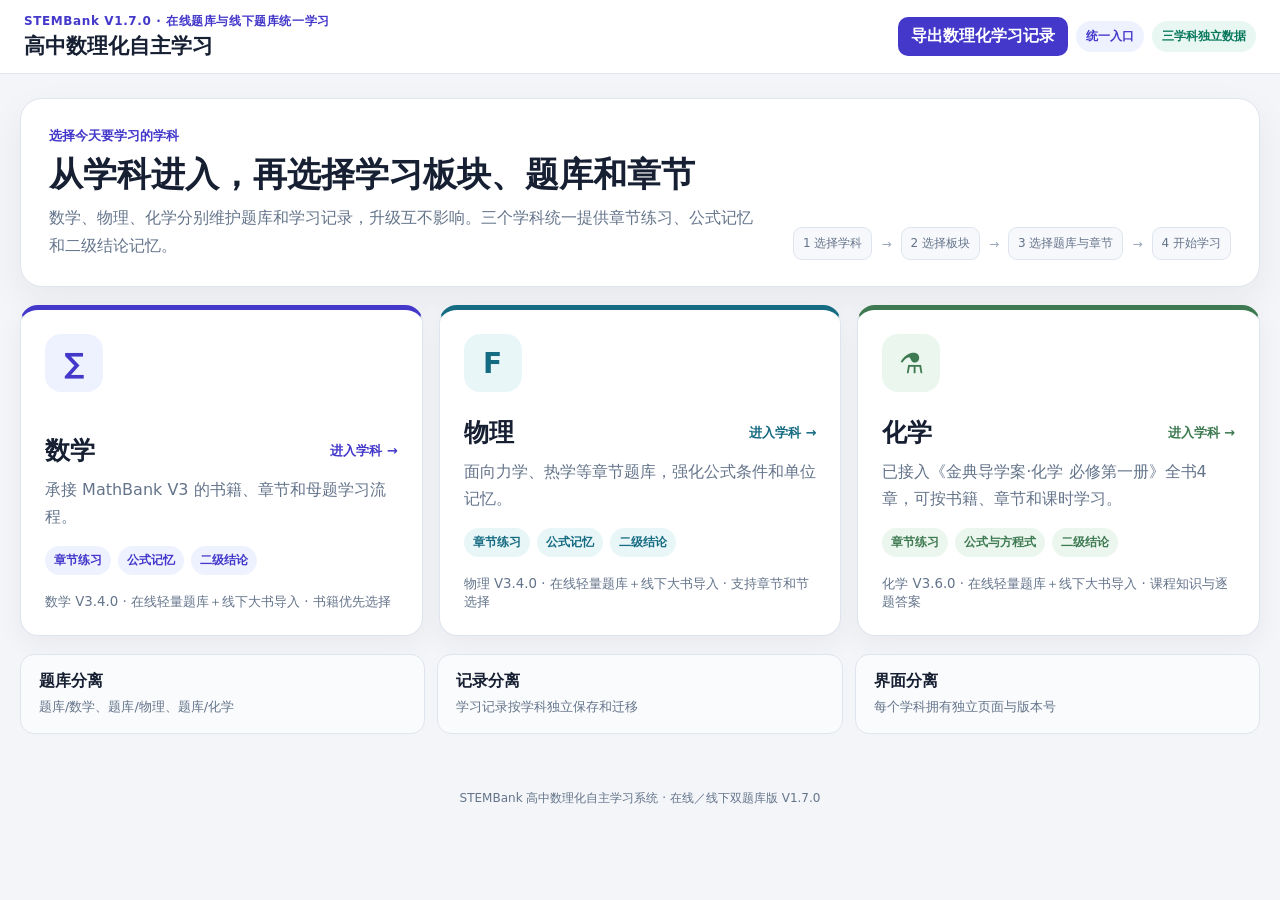
<file: index.html>
<!doctype html>
<html lang="zh-CN">
<head>
  <meta charset="utf-8">
  <meta name="viewport" content="width=device-width,initial-scale=1,viewport-fit=cover">
  <meta name="theme-color" content="#24314d">
  <title>高中数理化自主学习</title>
  <link rel="manifest" href="app.webmanifest">
  <link rel="stylesheet" href="公共资源/styles.css?v=1.6.0">
</head>
<body class="home-page">
  <header class="topbar">
    <div>
        <p class="eyebrow">STEMBank V1.7.0 · 在线题库与线下题库统一学习</p>
      <h1>高中数理化自主学习</h1>
    </div>
    <div class="top-actions">
      <button class="home-record-export" id="exportAllRecords" type="button">导出数理化学习记录</button>
      <span class="status-pill">统一入口</span>
      <span class="status-pill status-ready">三学科独立数据</span>
    </div>
  </header>

  <main class="home-shell">
    <section class="welcome-panel" aria-labelledby="welcome-title">
      <div>
        <span class="section-kicker">选择今天要学习的学科</span>
        <h2 id="welcome-title">从学科进入，再选择学习板块、题库和章节</h2>
        <p>数学、物理、化学分别维护题库和学习记录，升级互不影响。三个学科统一提供章节练习、公式记忆和二级结论记忆。</p>
      </div>
      <div class="flow-strip" aria-label="学习流程">
        <span>1 选择学科</span><i>→</i><span>2 选择板块</span><i>→</i><span>3 选择题库与章节</span><i>→</i><span>4 开始学习</span>
      </div>
    </section>

    <section class="subject-grid" aria-label="学科选择">
      <a class="subject-card math" href="学科/数学/index.html" data-subject="math">
        <div class="subject-mark" aria-hidden="true">∑</div>
        <div class="subject-copy">
          <div class="subject-head"><h2>数学</h2><span>进入学科 →</span></div>
          <p>承接 MathBank V3 的书籍、章节和母题学习流程。</p>
          <div class="module-chips"><span>章节练习</span><span>公式记忆</span><span>二级结论</span></div>
          <small>数学 V3.4.0 · 在线轻量题库＋线下大书导入 · 书籍优先选择</small>
        </div>
      </a>

      <a class="subject-card physics" href="学科/物理/index.html" data-subject="physics">
        <div class="subject-mark" aria-hidden="true">F</div>
        <div class="subject-copy">
          <div class="subject-head"><h2>物理</h2><span>进入学科 →</span></div>
          <p>面向力学、热学等章节题库，强化公式条件和单位记忆。</p>
          <div class="module-chips"><span>章节练习</span><span>公式记忆</span><span>二级结论</span></div>
          <small>物理 V3.4.0 · 在线轻量题库＋线下大书导入 · 支持章节和节选择</small>
        </div>
      </a>

      <a class="subject-card chemistry" href="学科/化学/index.html" data-subject="chemistry">
        <div class="subject-mark" aria-hidden="true">⚗</div>
        <div class="subject-copy">
          <div class="subject-head"><h2>化学</h2><span>进入学科 →</span></div>
          <p>已接入《金典导学案·化学 必修第一册》全书4章，可按书籍、章节和课时学习。</p>
          <div class="module-chips"><span>章节练习</span><span>公式与方程式</span><span>二级结论</span></div>
          <small>化学 V3.6.0 · 在线轻量题库＋线下大书导入 · 课程知识与逐题答案</small>
        </div>
      </a>
    </section>

    <section class="architecture-note">
      <div><b>题库分离</b><span>题库/数学、题库/物理、题库/化学</span></div>
      <div><b>记录分离</b><span>学习记录按学科独立保存和迁移</span></div>
      <div><b>界面分离</b><span>每个学科拥有独立页面与版本号</span></div>
    </section>
  </main>

  <div class="home-notice hidden" id="homeNotice" role="status" aria-live="polite"></div>
  <footer class="site-footer">STEMBank 高中数理化自主学习系统 · 在线／线下双题库版 V1.7.0</footer>
  <script src="公共资源/home.js?v=1.6.0"></script>
</body>
</html>
</file>
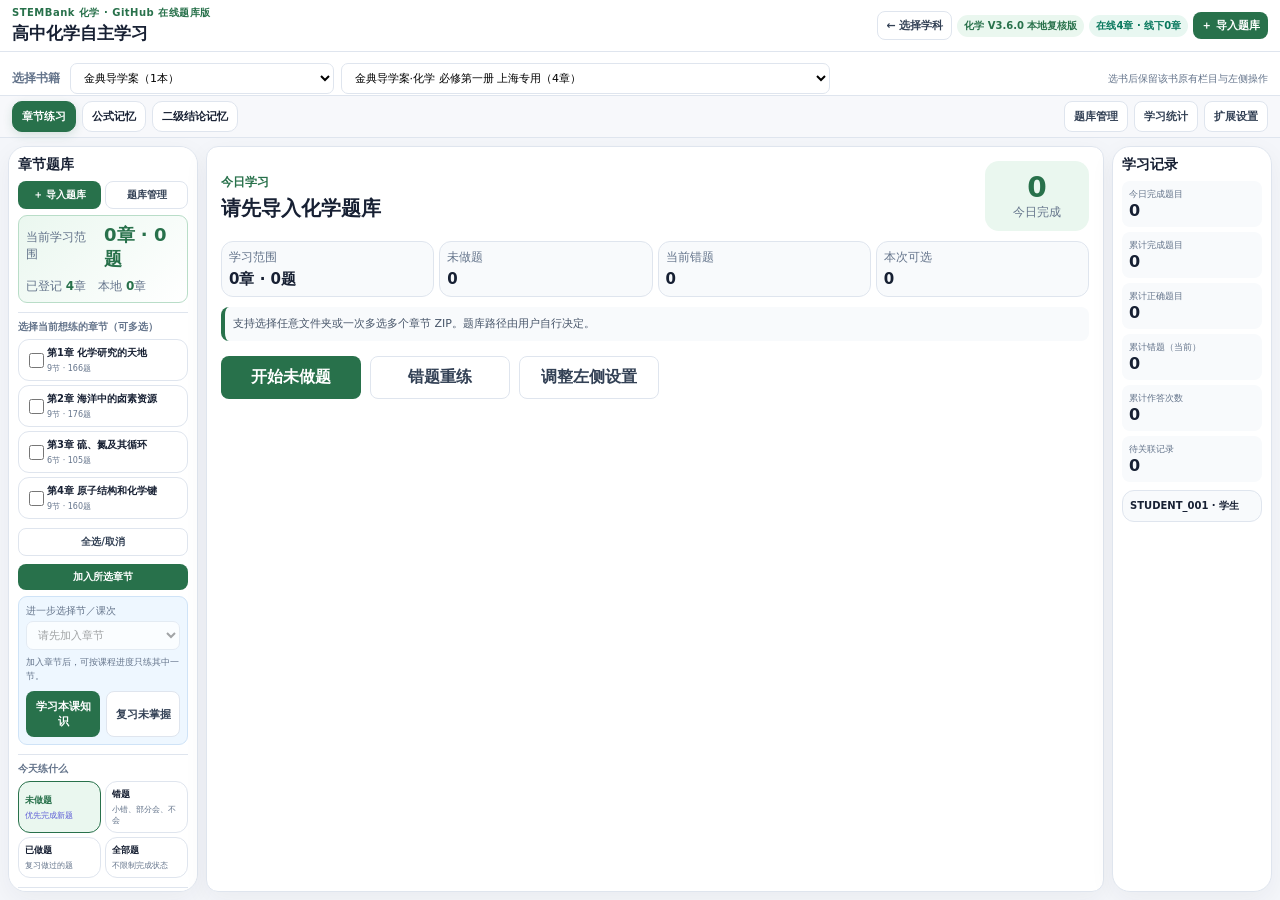
<file: 学科/化学/index.html>
<!doctype html>
<html lang="zh-CN">
<head>
  <meta charset="utf-8">
  <meta name="viewport" content="width=device-width,initial-scale=1,viewport-fit=cover">
  <meta name="theme-color" content="#4338ca">
<title>STEMBank 高中化学自主学习 V3.6.0 本地复核版</title>
  <link rel="manifest" href="app.webmanifest">
  <style>
    :root{--indigo:#28714b;--indigo2:#eaf7ef;--ink:#172033;--muted:#64748b;--line:#dfe5ee;--bg:#f4f6fa;--green:#08785d;--amber:#a95f12;--red:#b42318;--blue:#155eef}
    *{box-sizing:border-box}html,body{min-height:100%}body{margin:0;background:var(--bg);color:var(--ink);font-family:"Microsoft YaHei","PingFang SC",system-ui,sans-serif}
    button,select,input,textarea{font:inherit}button{cursor:pointer}.hidden{display:none!important}
    .top{position:sticky;top:0;z-index:20;background:#fff;border-bottom:1px solid var(--line);padding:12px 20px;display:flex;align-items:center;justify-content:space-between;gap:14px}
    .top h1{margin:2px 0 0;font-size:20px}.eyebrow{margin:0;color:var(--indigo);font-size:12px;font-weight:700;letter-spacing:.05em}.top-actions{display:flex;gap:8px;align-items:center;flex-wrap:wrap;justify-content:flex-end}
    .pill{background:var(--indigo2);color:var(--indigo);padding:7px 10px;border-radius:999px;font-weight:700;font-size:12px}.pill.ok{background:#e8f7f1;color:var(--green)}.pill.warn{background:#fff4e5;color:var(--amber)}
    .layout{max-width:1540px;margin:18px auto;display:grid;grid-template-columns:300px minmax(0,1fr) 270px;gap:16px;padding:0 16px}.card{background:#fff;border:1px solid var(--line);border-radius:18px;box-shadow:0 8px 26px rgba(30,41,59,.05)}
    .sidebar{padding:17px;align-self:start;position:sticky;top:80px}.sidebar h2{font-size:17px;margin:0 0 14px}.section-title{font-size:13px;color:var(--muted);font-weight:700;margin:18px 0 8px;border-top:1px solid var(--line);padding-top:14px}
    .field{display:block;margin:10px 0}.field span{display:block;color:var(--muted);font-size:13px;margin-bottom:5px}.field select,.field input{width:100%;padding:10px;border:1px solid var(--line);border-radius:10px;background:#fff}
    .modes{display:grid;grid-template-columns:repeat(3,1fr);background:#f1f5f9;padding:4px;border-radius:11px;gap:4px}.modes button{border:0;background:transparent;padding:8px 4px;border-radius:8px}.modes button.on{background:#fff;color:var(--indigo);box-shadow:0 2px 8px #cbd5e1}
    .btn{border:0;border-radius:11px;padding:10px 14px;font-weight:700}.primary{background:var(--indigo);color:#fff}.secondary{background:#eef2f7;color:#334155}.outline{background:#fff;border:1px solid var(--line);color:#334155}.danger{background:#fff1f0;color:var(--red);border:1px solid #ffd3cf}.wide{width:100%}.btn-row{display:flex;gap:8px;flex-wrap:wrap}.btn-row .btn{flex:1;min-width:120px}.small{padding:7px 10px;font-size:13px}
    .status-box{background:#f8fafc;border:1px solid var(--line);border-radius:12px;padding:11px;margin:8px 0;font-size:13px;line-height:1.6}.status-box b{display:block;color:var(--ink)}.status-line{display:flex;justify-content:space-between;gap:8px}.status-line span:first-child{color:var(--muted)}
    .question{min-height:720px;display:flex;flex-direction:column;overflow:hidden}.qhead{padding:17px 21px;border-bottom:1px solid var(--line);display:flex;justify-content:space-between;align-items:center;gap:12px}.tags{display:flex;gap:7px;flex-wrap:wrap;justify-content:flex-end}.tag{font-size:12px;padding:5px 9px;border-radius:999px;background:var(--indigo2);color:var(--indigo)}.tag.warn{background:#fff1d6;color:#8b5200}
    .qbody{padding:22px;flex:1}.knowledge{font-size:13px;color:var(--muted);margin-bottom:16px}.knowledge b{color:var(--ink);margin-left:8px}.stem{font-size:17px;line-height:1.8;margin-bottom:14px}.source-img{display:block;max-width:100%;height:auto;margin:12px auto;border-radius:10px;border:1px solid #edf0f5;background:#fff}.paper{background:#f8fafc;border:1px dashed #cbd5e1;padding:16px;border-radius:12px;color:#475569}.answer{margin-top:18px;border-radius:14px;background:#f8fafc;padding:17px;border-left:4px solid var(--indigo)}.answer img{max-width:100%;display:block;margin:10px auto}.answer details{margin-top:10px}.rate{display:grid;grid-template-columns:repeat(4,1fr);gap:8px;margin-top:14px}.rate button{border:1px solid var(--line);background:#fff;border-radius:10px;padding:10px}.rate button.on{border-color:var(--indigo);background:var(--indigo2);color:var(--indigo)}
    .qfoot{padding:14px 20px;border-top:1px solid var(--line);display:flex;justify-content:space-between;gap:10px;flex-wrap:wrap}.metrics{display:grid;gap:9px}.metric{background:#f8fafc;border-radius:12px;padding:11px}.metric span{display:block;color:var(--muted);font-size:12px}.metric b{font-size:22px}.tools{display:grid;gap:8px;margin-top:12px}.tools .btn{text-align:left}
    .chapter-list{display:grid;gap:7px;max-height:330px;overflow:auto;margin-top:10px}.chapter-item{border:1px solid var(--line);background:#fff;border-radius:11px;padding:10px;text-align:left}.chapter-item.on{border-color:var(--indigo);background:var(--indigo2)}.chapter-item b{display:block}.chapter-item small{display:block;color:var(--muted);margin-top:4px}.chapter-state{float:right;font-size:11px;border-radius:999px;padding:3px 7px;background:#eef2f7;color:#475569}.chapter-state.local{background:#e8f7f1;color:var(--green)}.chapter-state.remote{background:#edf4ff;color:var(--blue)}.chapter-state.update{background:#fff4e5;color:var(--amber)}
    .notice{position:fixed;left:50%;bottom:24px;transform:translateX(-50%);background:#172033;color:#fff;padding:11px 17px;border-radius:10px;z-index:50;box-shadow:0 8px 30px #64748b;max-width:min(760px,90vw);text-align:center}
    dialog{border:0;border-radius:18px;padding:0;box-shadow:0 24px 90px rgba(15,23,42,.28);width:min(760px,92vw);max-height:86vh}dialog::backdrop{background:rgba(15,23,42,.48)}.modal-head{padding:18px 21px;border-bottom:1px solid var(--line);display:flex;justify-content:space-between;align-items:center}.modal-body{padding:20px;overflow:auto;max-height:62vh}.modal-foot{padding:14px 20px;border-top:1px solid var(--line);display:flex;justify-content:flex-end;gap:8px;flex-wrap:wrap}.close-x{border:0;background:transparent;font-size:22px;color:var(--muted)}
    .progress{height:9px;background:#e2e8f0;border-radius:999px;overflow:hidden;margin:12px 0}.progress i{display:block;height:100%;background:var(--indigo);width:0;transition:width .2s}.progress-text{font-size:13px;color:var(--muted);min-height:20px}.import-grid{display:grid;grid-template-columns:repeat(3,1fr);gap:10px}.import-card{border:1px solid var(--line);border-radius:14px;padding:14px;background:#fff}.import-card h3{font-size:15px;margin:0 0 7px}.import-card p{font-size:13px;color:var(--muted);line-height:1.55;min-height:60px}.table-wrap{overflow:auto}.data-table{border-collapse:collapse;width:100%;font-size:13px}.data-table th,.data-table td{border-bottom:1px solid var(--line);padding:9px;text-align:left;vertical-align:top}.data-table th{color:var(--muted);font-weight:700;background:#f8fafc}.alert{padding:12px;border-radius:11px;margin:10px 0;line-height:1.6;font-size:13px}.alert.info{background:#edf4ff;color:#1849a9}.alert.warn{background:#fff7e8;color:#8b5200}.alert.error{background:#fff1f0;color:#9b2119}.alert.ok{background:#eaf8f2;color:#07634d}
    .empty{display:grid;place-items:center;min-height:540px;text-align:center;color:var(--muted);padding:30px}.empty .symbol{font-size:48px;color:var(--indigo);margin-bottom:10px}.meta-mini{font-size:12px;color:var(--muted);line-height:1.6}.record-path{word-break:break-all}
    @media(max-width:1050px){.layout{grid-template-columns:1fr}.sidebar{position:static}.question{min-height:640px}.import-grid{grid-template-columns:1fr}.top{align-items:flex-start}.rate{grid-template-columns:repeat(2,1fr)}}

    /* V2.1.1 */
    .chapter-check{display:grid;grid-template-columns:24px minmax(0,1fr) auto;gap:9px;align-items:center;border:1px solid var(--line);background:#fff;border-radius:11px;padding:10px;cursor:pointer}
    .chapter-check:hover{border-color:#86c59f;background:#f7fcf9}.chapter-check input{width:18px;height:18px;accent-color:var(--indigo)}
    .chapter-check b{display:block}.chapter-check small{display:block;color:var(--muted);margin-top:3px}.chapter-check .chapter-state{float:none}
    .active-package-list{display:grid;gap:7px;max-height:230px;overflow:auto}.active-package{display:grid;grid-template-columns:minmax(0,1fr) auto;gap:7px;align-items:center;padding:9px 10px;border-radius:11px;background:#eefbf6;border:1px solid #ccecdf}.active-package.current{border-color:var(--indigo);background:var(--indigo2)}.active-package small{display:block;color:var(--muted);margin-top:3px}.active-actions{display:flex;gap:5px}
    .operation-box{border:1px solid #b9ddc8;background:linear-gradient(135deg,#eaf7ef,#fff);border-radius:14px;padding:12px;margin:10px 0}.operation-box b{display:block;margin-bottom:8px;color:var(--indigo)}
    .stats-head{display:grid;grid-template-columns:repeat(4,1fr);gap:9px;margin-bottom:14px}.stats-head .metric{border:1px solid var(--line)}
    .data-table td.num,.data-table th.num{text-align:right;white-space:nowrap}.progress-cell{min-width:120px}.mini-bar{height:7px;border-radius:999px;background:#e2e8f0;overflow:hidden;margin-top:5px}.mini-bar i{display:block;height:100%;background:var(--indigo)}
    .subtle{font-size:12px;color:var(--muted);line-height:1.55}.empty-compact{padding:12px;text-align:center;color:var(--muted);border:1px dashed var(--line);border-radius:11px}
    @media(max-width:700px){.stats-head{grid-template-columns:repeat(2,1fr)}.top-actions .pill{display:none}.chapter-check{grid-template-columns:24px minmax(0,1fr)}}

    /* V2.1.1：压缩题库区域 */
    .compact-actions{display:grid;grid-template-columns:1fr 1fr;gap:8px;margin-bottom:10px}
    .scope-summary{border:1px solid #b9ddc8;background:linear-gradient(135deg,#eaf7ef,#fff);border-radius:13px;padding:11px 12px}
    .scope-summary>div:first-child{display:flex;align-items:baseline;justify-content:space-between;gap:10px}.scope-summary span{font-size:12px;color:var(--muted)}.scope-summary>div:first-child b{font-size:18px;color:var(--indigo)}
    .scope-meta{display:flex;gap:12px;margin-top:7px;flex-wrap:wrap}.scope-meta b{font-size:12px;color:var(--indigo)}
    #availablePackageSection .chapter-list{max-height:260px}.sidebar{padding:15px}.section-title{margin-top:14px}

    /* V2.1.1：儿童友好选题与紧凑工作区 */
    .question{min-height:0;align-self:start}.question.practice-running{min-height:calc(100vh - 118px)}
    .quick-scope{display:grid;grid-template-columns:1fr 1fr;gap:8px}.quick-scope button{border:1px solid var(--line);background:#fff;border-radius:12px;padding:10px;text-align:left;color:var(--ink)}.quick-scope button b,.quick-scope button small{display:block}.quick-scope button small{font-size:11px;color:var(--muted);margin-top:3px}.quick-scope button.on{border-color:var(--indigo);background:var(--indigo2);color:var(--indigo)}.quick-scope button.on small{color:#5b5bd6}
    .compact-title{margin-top:12px;padding-top:10px}.difficulty-picks{display:grid;grid-template-columns:1fr 1fr;gap:8px}.difficulty-picks label{display:flex;align-items:center;gap:8px;border:1px solid var(--line);border-radius:11px;padding:9px;background:#fff;cursor:pointer}.difficulty-picks input{width:17px;height:17px;accent-color:var(--indigo)}.difficulty-picks b,.difficulty-picks small{display:block}.difficulty-picks small{font-size:11px;color:var(--muted);margin-top:2px}
    .practice-options{display:grid;grid-template-columns:1fr 1fr;gap:8px}.modes.two{grid-template-columns:1fr 1fr}.advanced-filter{border:1px solid var(--line);border-radius:11px;padding:9px 10px;margin:8px 0;background:#fafbfc}.advanced-filter summary{cursor:pointer;color:var(--muted);font-size:12px;font-weight:700}.advanced-filter[open] summary{color:var(--indigo);margin-bottom:8px}.range-summary{display:grid;grid-template-columns:1fr auto;align-items:baseline;border:1px solid #b9ddc8;background:#f5f7ff;border-radius:11px;padding:9px 11px;margin:10px 0}.range-summary>span{font-size:12px;color:var(--muted)}.range-summary>b{font-size:18px;color:var(--indigo)}.range-summary small{grid-column:1/-1;color:var(--muted);margin-top:3px}.begin-large{padding:12px;font-size:16px}
    .study-dashboard{padding:22px}.dashboard-head{display:flex;justify-content:space-between;align-items:center;gap:16px}.dashboard-eyebrow{font-size:12px;color:var(--indigo);font-weight:700}.dashboard-head h2{margin:4px 0 0;font-size:20px}.today-progress{min-width:104px;text-align:center;background:var(--indigo2);border-radius:14px;padding:10px}.today-progress b,.today-progress span{display:block}.today-progress b{font-size:28px;color:var(--indigo)}.today-progress span{font-size:12px;color:var(--muted)}
    .dashboard-metrics{display:grid;grid-template-columns:repeat(4,1fr);gap:9px;margin:18px 0}.dashboard-metrics>div{border:1px solid var(--line);background:#f8fafc;border-radius:12px;padding:11px}.dashboard-metrics span,.dashboard-metrics b{display:block}.dashboard-metrics span{font-size:12px;color:var(--muted)}.dashboard-metrics b{font-size:18px;margin-top:4px}.dashboard-note{background:#f8fafc;border-left:4px solid var(--indigo);border-radius:8px;padding:11px 13px;color:#475569;line-height:1.6}.dashboard-actions{display:flex;gap:9px;flex-wrap:wrap;margin-top:15px}.dashboard-actions .btn{min-width:140px}.question:not(.practice-running) .study-dashboard{min-height:0}
    @media(max-width:700px){.quick-scope,.difficulty-picks,.practice-options{grid-template-columns:1fr}.dashboard-metrics{grid-template-columns:1fr 1fr}.dashboard-head{align-items:flex-start}.dashboard-actions .btn{width:100%}}


    /* V2.1.2 学习记录保存目录 */
    .record-location-grid{display:grid;grid-template-columns:1fr 1fr;gap:12px}.record-location-card{border:1px solid var(--line);border-radius:14px;padding:14px;background:#fff}.record-location-card h3{margin:0 0 8px;font-size:15px}.record-location-card p{margin:0;color:var(--muted);font-size:13px;line-height:1.65}.record-status{display:grid;gap:8px;margin-top:14px}.record-status-row{display:grid;grid-template-columns:120px minmax(0,1fr);gap:10px;padding:9px 0;border-bottom:1px solid var(--line);font-size:13px}.record-status-row span:first-child{color:var(--muted)}.record-status-row b{word-break:break-all}.record-actions{display:flex;gap:8px;flex-wrap:wrap;margin-top:14px}.record-actions .btn{flex:1;min-width:150px}.verify-ok{color:var(--green)}.verify-warn{color:var(--amber)}.verify-error{color:var(--red)}
    @media(max-width:720px){.record-location-grid{grid-template-columns:1fr}.record-status-row{grid-template-columns:1fr;gap:3px}}


    /* V2.2.0 多学习板块导航 */
    .chemistry-module-tabs{position:sticky;top:69px;z-index:19;display:flex;align-items:center;justify-content:space-between;gap:18px;padding:10px 24px;background:#f7f8fb;border-bottom:1px solid var(--line)}
    .chemistry-module-tabs-left,.chemistry-module-tabs-right{display:flex;align-items:center;gap:8px;flex-wrap:wrap}
    .chemistry-module-tabs-right{margin-left:auto;justify-content:flex-end}
    .chemistry-module-tab{border:1px solid var(--line);background:#fff;color:var(--ink);border-radius:10px;padding:9px 14px;font-weight:700}
    .chemistry-module-tab.on{background:#28714b;color:#fff;border-color:#28714b;box-shadow:0 3px 10px rgba(40,113,75,.16)}
    .memory-layout{max-width:1540px;margin:18px auto;display:grid;grid-template-columns:300px minmax(0,1fr) 270px;gap:16px;padding:0 16px}
    .memory-question-card{min-height:0;align-self:start}
    .memory-practice-panel{display:flex;flex-direction:column;min-height:calc(100vh - 160px)}
    .memory-direction-modes{grid-template-columns:repeat(3,1fr)}
    .memory-prompt-label{font-size:13px;color:var(--muted);font-weight:700;margin-bottom:8px}
    .memory-prompt{font-size:24px;line-height:1.75;padding:18px;border-radius:14px;background:#f8fafc;border:1px solid var(--line);white-space:pre-wrap;word-break:break-word}
    .memory-scratch{width:100%;margin-top:15px;border:1px solid var(--line);border-radius:12px;padding:13px;resize:vertical;line-height:1.7;background:#fff}
    .memory-answer-content{font-size:18px;line-height:1.8;white-space:pre-wrap;word-break:break-word}
    .memory-answer-meta{margin-top:12px;padding-top:10px;border-top:1px solid var(--line);color:var(--muted);font-size:13px;line-height:1.65}
    .memory-rate{display:grid;grid-template-columns:repeat(4,1fr);gap:8px;margin-top:14px}
    .memory-rate button{border:1px solid var(--line);background:#fff;border-radius:10px;padding:10px}
    .memory-rate button.on{border-color:var(--indigo);background:var(--indigo2);color:var(--indigo)}
    .memory-record-sidebar{align-self:start;position:sticky;top:132px}
    .memory-sidebar{top:132px}
    @media(max-width:1050px){
      .chemistry-module-tabs{top:0;position:relative;padding:9px 16px}
      .memory-layout{grid-template-columns:1fr}
      .memory-sidebar,.memory-record-sidebar{position:static}
      .memory-practice-panel{min-height:560px}
    }
    @media(max-width:700px){
      .chemistry-module-tabs{align-items:flex-start;gap:8px}
      .chemistry-module-tabs-left,.chemistry-module-tabs-right{width:100%}
      .chemistry-module-tabs-right{margin-left:0;justify-content:flex-end}
      .memory-direction-modes{grid-template-columns:1fr}
      .memory-rate{grid-template-columns:repeat(2,1fr)}
    }
    .catalog-selectors{display:grid;gap:9px;margin:12px 0}.catalog-selectors .field{margin:0}.lesson-picker{margin:14px 0 4px;padding:12px;border-radius:12px;background:#eef7ff;border:1px solid #cfe3f7}.lesson-picker .field{margin:0}.lesson-picker small{display:block;margin-top:6px;color:var(--muted);line-height:1.5}.home-link{text-decoration:none}
    .lesson-actions{display:grid;grid-template-columns:1fr 1fr;gap:6px;margin-top:8px}.lesson-actions .btn{min-width:0;padding:8px 6px;font-size:11px}
    .knowledge-dialog{width:min(1320px,96vw);height:min(92vh,980px);max-height:92vh}.knowledge-dialog .modal-body{padding:0;max-height:none;height:calc(92vh - 126px);background:#edf3ef}.knowledge-toolbar{position:sticky;top:0;z-index:8;display:flex;gap:8px;align-items:center;flex-wrap:wrap;padding:10px 14px;background:#fff;border-bottom:1px solid var(--line)}.knowledge-toolbar .field{margin:0;min-width:270px;flex:1}.knowledge-toolbar .field span{display:none}.knowledge-pages{width:min(920px,100%);margin:0 auto;background:#fff;box-shadow:0 5px 24px rgba(15,23,42,.1)}.knowledge-segment{position:relative;margin:0}.knowledge-segment>img{display:block;width:100%;height:auto;margin:0}.knowledge-anchor{position:absolute;left:8px;transform:translateY(-50%);z-index:3;border:1px solid #87b99b;border-radius:999px;background:rgba(255,255,255,.95);color:#185b38;padding:6px 9px;font-weight:700;box-shadow:0 3px 12px rgba(15,23,42,.15)}.knowledge-anchor.weak{background:#fff0ec;border-color:#dc8c78;color:#9b3421}.knowledge-answer{margin:12px 14px;padding:13px;border-radius:12px;background:#f5fbf7;border:1px solid #b9ddc8}.knowledge-answer img{display:block;width:100%;height:auto;margin-top:9px}.weak-anchor-list{display:flex;gap:6px;flex-wrap:wrap}.weak-anchor-list button{border:1px solid #dc8c78;background:#fff0ec;color:#8f2f1e;border-radius:999px;padding:6px 9px}.context-dialog{width:min(1180px,95vw);max-height:92vh}.context-list{display:grid;gap:14px}.context-item{padding:12px;border:1px solid var(--line);border-radius:12px;background:#fff}.context-item h3{margin:0 0 8px;font-size:14px}.context-item img{display:block;max-width:100%;height:auto;margin:7px auto}.context-note{color:var(--muted);font-size:12px;line-height:1.6}
    .pad-tools-grid{display:grid;grid-template-columns:1fr 1fr;gap:8px}.pad-tools-grid .btn{font-size:12px;padding:9px}.pad-tools-group{margin-bottom:14px;padding:12px;border:1px solid var(--line);border-radius:12px}.pad-tools-group h3{margin:0 0 5px;font-size:14px}.pad-tools-group p{margin:0 0 9px;color:var(--muted);font-size:12px;line-height:1.55}
    @media(orientation:landscape) and (min-width:1061px){
      html,body{height:100%}body{overflow:hidden}.top{position:relative;height:52px;padding:7px 12px}.top h1{font-size:17px}.eyebrow{font-size:10px}.top-actions{gap:5px}.top-actions .pill{padding:4px 7px;font-size:10px}.top-actions .btn{padding:6px 8px;font-size:11px}#recordPill,#openSettings{display:none}
      .chemistry-module-tabs{position:relative;top:auto;height:42px;padding:5px 12px;gap:6px}.chemistry-module-tabs-left,.chemistry-module-tabs-right{gap:6px}.chemistry-module-tab,.chemistry-module-tabs .btn{padding:7px 9px;font-size:11px}
      .layout,.memory-layout{width:100%;max-width:none;height:calc(100dvh - 138px);margin:0;padding:8px;display:grid;grid-template-columns:clamp(165px,15.5vw,190px) minmax(0,1fr) clamp(140px,12.5vw,160px);gap:8px;overflow:hidden}
      .sidebar,.memory-sidebar,.memory-record-sidebar{position:static;top:auto;align-self:stretch;min-width:0;min-height:0;overflow:auto;padding:9px;font-size:11px;scrollbar-width:thin}.sidebar h2{font-size:14px;margin-bottom:7px}.section-title{font-size:10px;margin:9px 0 5px;padding-top:7px}.field{margin:6px 0}.field span{font-size:10px;margin-bottom:3px}.field select,.field input{padding:6px 7px;border-radius:7px;font-size:11px}.btn{border-radius:8px}.small{padding:6px 7px;font-size:10px}.compact-actions{gap:4px;margin-bottom:6px}.catalog-selectors{gap:4px;margin:6px 0}.lesson-picker,.scope-summary{padding:7px;margin:6px 0;border-radius:9px}.lesson-picker small{font-size:9px}.chapter-list{max-height:210px;gap:4px;margin-top:5px}.chapter-check{grid-template-columns:18px minmax(0,1fr);gap:4px;padding:6px;font-size:10px}.chapter-check input{width:15px;height:15px}.chapter-check small{font-size:8px}.chapter-check .chapter-state{display:none}.quick-scope{gap:4px}.quick-scope button{padding:6px;font-size:9px}.quick-scope button small{font-size:8px}.difficulty-picks,.practice-options{grid-template-columns:1fr;gap:4px}.difficulty-picks label{padding:6px;font-size:9px}.advanced-filter{padding:6px;margin:5px 0}.range-summary{padding:6px;margin:6px 0}.range-summary>b{font-size:14px}.begin-large{padding:8px;font-size:12px}
      .question,.memory-question-card{min-height:0;height:100%;align-self:stretch;border-radius:12px}.question.practice-running{min-height:0}.qhead{padding:8px 11px}.tag{font-size:9px;padding:3px 6px}.qbody{padding:11px 14px;min-height:0;overflow:auto;scrollbar-width:thin}.knowledge{font-size:11px;margin-bottom:8px}.stem{font-size:15px;line-height:1.7}.source-img{margin:7px auto}.answer{margin-top:10px;padding:11px}.qfoot{padding:7px 9px;gap:5px}.qfoot .btn{padding:7px 9px;font-size:10px}.study-dashboard{padding:14px}.dashboard-metrics{gap:5px;margin:10px 0}.dashboard-metrics>div{padding:7px}.dashboard-metrics b{font-size:15px}.dashboard-note{padding:8px;font-size:11px}.memory-practice-panel{min-height:0;height:100%}
      .metrics{gap:5px}.metric{padding:7px;border-radius:8px}.metric span{font-size:9px}.metric b{font-size:16px}.sidebar>.status-box .meta-mini,.memory-record-sidebar>.status-box .meta-mini{display:none}.status-box{padding:7px;font-size:10px}.sidebar>.tools,.memory-record-sidebar>.tools{display:none}
    }

    /* V3.5.0 书籍优先：保留各书原有工作区 */
    .subject-bookbar{height:44px;background:#fff;border-bottom:1px solid var(--line);display:grid;grid-template-columns:auto minmax(420px,760px) 1fr;align-items:center;gap:10px;padding:5px 16px}.subject-bookbar-title{font-size:12px;font-weight:800;color:var(--muted);white-space:nowrap}.subject-bookbar .catalog-selectors{display:grid;grid-template-columns:minmax(150px,.7fr) minmax(220px,1.3fr);gap:7px}.subject-bookbar .field{margin:0}.subject-bookbar .field span{display:none}.subject-bookbar .field select{padding:7px 9px}.subject-bookbar-note{font-size:10px;color:var(--muted);text-align:right}.sidebar>.catalog-selectors{display:none}
    @media(max-width:1050px){.subject-bookbar{height:auto;grid-template-columns:1fr;padding:8px 16px}.subject-bookbar .catalog-selectors{grid-template-columns:1fr}.subject-bookbar-note{display:none}}
    @media(orientation:landscape) and (min-width:1061px){.subject-bookbar{height:44px;padding:5px 12px}}

  </style>
</head>
<body>
<header class="top">
  <div><p class="eyebrow">STEMBank 化学 · GitHub 在线题库版</p><h1>高中化学自主学习</h1></div>
  <div class="top-actions">
    <a class="btn outline small home-link" href="../../index.html">← 选择学科</a>
    <span class="pill" id="versionPill">化学 V3.6.0 本地复核版</span>
    <span class="pill warn" id="rootPill">在线题库加载中</span>
    <span class="pill warn" id="recordPill">未设置记录保存目录</span>
    <button class="btn primary small" id="openImport">＋ 导入题库</button>
    <button class="btn outline small" id="openSettings">设置</button>
  </div>
</header>
<section class="subject-bookbar" aria-label="选择化学书籍">
  <span class="subject-bookbar-title">选择书籍</span>
  <div class="catalog-selectors" aria-label="化学题库选择">
    <label class="field"><span>题库大类</span><select id="chemistryLibrarySelect"><option value="">正在读取在线目录…</option></select></label>
    <label class="field"><span>书籍</span><select id="chemistryBookSelect"><option value="">请先选择题库大类</option></select></label>
  </div>
  <span class="subject-bookbar-note">选书后保留该书原有栏目与左侧操作</span>
</section>
<nav class="chemistry-module-tabs" aria-label="化学学习板块">
  <div class="chemistry-module-tabs-left">
    <button type="button" class="chemistry-module-tab on" data-chemistry-module="chapter_practice" title="章节、专项、综合练习卷和试卷练习">章节练习</button>
    <button type="button" class="chemistry-module-tab" data-chemistry-module="formula_memory">公式记忆</button>
    <button type="button" class="chemistry-module-tab" data-chemistry-module="secondary_conclusion_memory">二级结论记忆</button>
  </div>
  <div class="chemistry-module-tabs-right">
    <button class="btn outline small" id="openPackageManager">题库管理</button>
    <button class="btn outline small" id="openStats">学习统计</button>
    <button class="btn outline small" id="openPadTools">扩展设置</button>
  </div>
</nav>

<main id="chapterPracticeView" class="layout chemistry-module-view">
  <aside class="card sidebar">
    <h2>章节题库</h2>
    <div class="compact-actions">
      <button class="btn primary small" id="openImportSide">＋ 导入题库</button>
      <button class="btn outline small" id="openPackageManagerSide">题库管理</button>
    </div>
    <div class="scope-summary">
      <div><span>当前学习范围</span><b id="activeScopeSummary">0章 · 0题</b></div>
      <div class="scope-meta">
        <span>已登记 <b id="packageCount">0</b>章</span>
        <span>本地 <b id="localPackageCount">0</b>章</span>
        <span class="hidden">学习范围 <b id="activePackageCount">0</b>章</span>
        <span class="hidden">资源 <b id="currentChapterName">无</b></span>
      </div>
    </div>
    <div id="availablePackageSection">
      <div class="section-title">选择当前想练的章节（可多选）</div>
      <div class="chapter-list" id="chapterList"></div>
      <div class="btn-row" style="margin-top:9px"><button class="btn outline small" id="selectAllChapters">全选/取消</button><button class="btn primary small" id="loadChapter">加入所选章节</button></div>
    </div>

    <div class="lesson-picker">
      <label class="field"><span>进一步选择节／课次</span><select id="chemistryLessonSelect" disabled><option value="all">请先加入章节</option></select></label>
      <small id="chemistryLessonHint">加入章节后，可按课程进度只练其中一节。</small>
      <div class="lesson-actions"><button class="btn primary" id="openCourseKnowledge" type="button" disabled>学习本课知识</button><button class="btn outline" id="reviewWeakKnowledge" type="button" disabled>复习未掌握</button></div>
    </div>

    <div class="section-title">今天练什么</div>
    <div class="quick-scope" id="quickScope">
      <button type="button" data-quick-scope="unseen_only" class="on"><b>未做题</b><small>优先完成新题</small></button>
      <button type="button" data-quick-scope="wrong_only"><b>错题</b><small>小错、部分会、不会</small></button>
      <button type="button" data-quick-scope="done_only"><b>已做题</b><small>复习做过的题</small></button>
      <button type="button" data-quick-scope="all"><b>全部题</b><small>不限制完成状态</small></button>
    </div>
    <div class="section-title compact-title">难度</div>
    <div class="difficulty-picks">
      <label><input type="checkbox" id="difficulty0" value="0" checked><span><b>未定级</b><small>待后续标注</small></span></label>
      <label><input type="checkbox" id="difficulty2" value="2" checked><span><b>基础题</b><small>难度2</small></span></label>
      <label><input type="checkbox" id="difficulty3" value="3" checked><span><b>提升题</b><small>难度3</small></span></label>
    </div>
    <div class="practice-options">
      <label class="field"><span>本次题量</span><select id="practiceLimit"><option value="10">10题</option><option value="20" selected>20题</option><option value="30">30题</option><option value="50">50题</option><option value="0">全部符合题目</option></select></label>
      <label class="field"><span>出题顺序</span><div class="modes two"><button type="button" data-mode="sequence" class="on">顺序</button><button type="button" data-mode="random">随机</button></div></label>
    </div>
    <details class="advanced-filter">
      <summary>高级筛选：知识点、题型和显示方式</summary>
      <label class="field"><span>知识点</span><select id="knowledge"><option value="all">全部知识点</option></select></label>
      <label class="field"><span>题型</span><select id="type"><option value="all">全部题型</option></select></label>
      <label class="field"><span>显示方式</span><select id="display"><option value="all">全部显示方式</option></select></label>
    </details>
    <select id="questionScope" class="hidden" aria-hidden="true"><option value="unseen_only">仅未做题目</option><option value="wrong_only">当前错题</option><option value="done_only">仅已做题目</option><option value="all">全部题目</option><option value="unseen_first">优先未做</option></select>
    <div class="range-summary"><span>符合条件</span><b><span id="rangeCount">0</span>题</b><small id="rangeDetail">请选择学习范围</small></div>
    <button class="btn primary wide begin-large" id="begin">开始练习</button>
  </aside>

  <section class="card question">
    <div id="emptyState" class="study-dashboard">
      <div class="dashboard-head"><div><span class="dashboard-eyebrow">今日学习</span><h2 id="dashboardTitle">准备开始今天的练习</h2></div><div class="today-progress"><b id="dashboardToday">0</b><span>今日完成</span></div></div>
      <div class="dashboard-metrics">
        <div><span>学习范围</span><b id="dashboardScope">0章 · 0题</b></div>
        <div><span>未做题</span><b id="dashboardUnseen">0</b></div>
        <div><span>当前错题</span><b id="dashboardWrong">0</b></div>
        <div><span>本次可选</span><b id="dashboardAvailable">0</b></div>
      </div>
      <div class="dashboard-note" id="dashboardNote">导入题库并加入学习范围后，可直接选择未做题、错题或不同难度开始练习。</div>
      <div class="dashboard-actions">
        <button class="btn primary" id="dashboardStartUnseen">开始未做题</button>
        <button class="btn outline" id="dashboardStartWrong">错题重练</button>
        <button class="btn outline" id="dashboardAdjust">调整左侧设置</button>
      </div>
    </div>
    <div id="practiceView" class="hidden" style="display:flex;flex-direction:column;min-height:0">
      <div class="qhead"><b id="position">第0/0题</b><div class="tags" id="tags"></div></div>
      <div class="qbody"><div class="knowledge" id="knowledgeLine"></div><div class="stem" id="stem"></div><div id="images"></div><div id="response"></div><div id="answerPanel" class="answer hidden"></div></div>
      <footer class="qfoot"><button class="btn secondary" id="prev">上一题</button><div class="btn-row"><button class="btn outline" id="openPreviousContext">查看原书前题材料</button><button class="btn outline" id="reportError">题目有误</button><button class="btn secondary" id="skip">暂不确定</button><button class="btn primary" id="submit">查看答案</button></div></footer>
    </div>
  </section>

  <aside class="card sidebar">
    <h2>学习记录</h2>
    <div class="metrics">
      <div class="metric"><span>今日完成题目</span><b id="todayCount">0</b></div>
      <div class="metric"><span>累计完成题目</span><b id="cumulativeCompletedCount">0</b></div>
      <div class="metric"><span>累计正确题目</span><b id="correctCount">0</b></div>
      <div class="metric"><span>累计错题（当前）</span><b id="cumulativeWrongCount">0</b></div>
      <div class="metric"><span>累计作答次数</span><b id="attemptCount">0</b></div>
      <div class="metric"><span>待关联记录</span><b id="pendingCount">0</b></div>
      <b id="reviewCount" class="hidden">0</b>
    </div>
    <div class="status-box">
      <b id="profileLine">STUDENT_001 · 学生</b>
      <div class="meta-mini" id="deviceLine">设备：未初始化</div>
      <div class="meta-mini record-path" id="savePathLine">保存：浏览器 IndexedDB</div>
      <div class="meta-mini" id="lastSavedLine">最近落盘：尚未</div><div class="meta-mini" id="autoBackupLine">最近自动备份：尚未</div>
      <div class="meta-mini" id="cloudSyncLine">GitHub记录同步：未连接</div>
    </div>
    <div class="tools">
      <button class="btn primary" id="backupNow">立即备份学习记录</button>
      <button class="btn outline" id="openRecordLocation">设置学习记录保存目录</button>
      <button class="btn outline" id="testRecordLocation">测试保存目录</button>
      <button class="btn outline" id="exportJson">下载记录 JSON</button>
      <button class="btn outline" id="openCloudSync">GitHub记录同步</button>
      <button class="btn outline" id="importRecord">导入并合并记录</button>
      <button class="btn outline" id="exportCsv">导出学习汇总 CSV</button>
      <button class="btn outline" id="exportFeedback">导出题目反馈 CSV</button>
      <button class="btn outline" id="openStatsSide">查看题库学习统计</button>
    </div>
  </aside>
</main>

<dialog id="courseKnowledgeDialog" class="knowledge-dialog">
  <div class="modal-head"><div><p class="eyebrow">课程知识材料</p><h2 id="courseKnowledgeTitle">请选择一个课时</h2></div><button class="close-x" data-close="courseKnowledgeDialog" aria-label="关闭">×</button></div>
  <div class="modal-body">
    <div class="knowledge-toolbar">
      <label class="field"><span>课程</span><select id="knowledgeLessonSelect"></select></label>
      <button class="btn outline small" id="knowledgeShowAll" type="button">本课全部知识</button>
      <button class="btn outline small" id="knowledgeShowWeak" type="button">定位未掌握</button>
      <span class="pill" id="knowledgeWeakCount">未掌握 0 项</span>
    </div>
    <div id="weakAnchorList" class="weak-anchor-list" style="padding:10px 14px"></div>
    <div id="knowledgePages" class="knowledge-pages"></div>
    <div id="knowledgeAnswerPanel"></div>
  </div>
  <div class="modal-foot"><span class="context-note">知识材料保持原书顺序；例题答案按人工确认锚点显示，不计入正式练习统计。</span><button class="btn primary" data-close="courseKnowledgeDialog">返回本课练习</button></div>
</dialog>

<dialog id="previousContextDialog" class="context-dialog">
  <div class="modal-head"><div><p class="eyebrow">原书顺序辅助材料</p><h2>查看当前题之前的题面</h2></div><button class="close-x" data-close="previousContextDialog" aria-label="关闭">×</button></div>
  <div class="modal-body"><div class="alert info">只显示前题题面，不显示答案，也不会改变当前题、作答状态或学习记录。</div><div id="previousContextList" class="context-list"></div></div>
  <div class="modal-foot"><button class="btn outline" id="extendPreviousContext" type="button">再向前一题</button><button class="btn primary" data-close="previousContextDialog">返回当前题</button></div>
</dialog>

<main id="memoryPracticeView" class="memory-layout chemistry-module-view hidden">
  <aside class="card sidebar memory-sidebar">
    <h2 id="memoryModuleTitle">公式记忆</h2>
    <div class="alert info" id="memoryModuleIntro">通过“名称/条件 → 公式”和“公式 → 名称/条件”进行双向回忆。</div>

    <label class="field">
      <span id="memoryLibraryLabel">记忆资料库</span>
      <select id="memoryLibrarySelect"><option value="">尚未导入对应题库</option></select>
    </label>
    <label class="field">
      <span id="memoryPackageLabel">章节／专题包</span>
      <select id="memoryPackageSelect"><option value="">尚未导入对应题库</option></select>
    </label>

    <div class="section-title">回忆方向</div>
    <div class="modes memory-direction-modes" id="memoryDirectionModes">
      <button type="button" class="on" data-memory-direction="mixed">双向混合</button>
      <button type="button" data-memory-direction="forward" id="memoryForwardButton">提示 → 内容</button>
      <button type="button" data-memory-direction="reverse" id="memoryReverseButton">内容 → 条件</button>
    </div>

    <label class="field">
      <span>练习范围</span>
      <select id="memoryScopeSelect">
        <option value="new_wrong" selected>未做＋当前错项</option>
        <option value="new">仅未做</option>
        <option value="wrong">仅当前错项</option>
        <option value="mastered">已掌握</option>
        <option value="all">全部项目</option>
      </select>
    </label>

    <div class="practice-options">
      <label class="field">
        <span>本次数量</span>
        <select id="memoryLimitSelect">
          <option value="10">10项</option>
          <option value="20" selected>20项</option>
          <option value="30">30项</option>
          <option value="50">50项</option>
          <option value="0">全部符合项目</option>
        </select>
      </label>
      <label class="field">
        <span>出题顺序</span>
        <div class="modes two" id="memoryOrderModes">
          <button type="button" class="on" data-memory-order="sequence">顺序</button>
          <button type="button" data-memory-order="random">随机</button>
        </div>
      </label>
    </div>

    <div class="range-summary">
      <span>符合条件</span>
      <b><span id="memoryRangeCount">0</span>项</b>
      <small id="memoryRangeDetail">请先导入相应的化学记忆题库 ZIP</small>
    </div>
    <button class="btn primary wide begin-large" id="beginMemoryPractice">开始记忆练习</button>

    <div class="section-title">题库操作</div>
    <div class="btn-row">
      <button class="btn outline small" id="memoryImportButton">导入题库</button>
      <button class="btn outline small" id="memoryManageButton">题库管理</button>
    </div>
  </aside>

  <section class="card question memory-question-card">
    <div id="memoryDashboard" class="study-dashboard">
      <div class="dashboard-head">
        <div><span class="dashboard-eyebrow" id="memoryDashboardEyebrow">公式记忆</span><h2 id="memoryDashboardTitle">准备开始记忆练习</h2></div>
        <div class="today-progress"><b id="memoryDashboardToday">0</b><span>今日完成</span></div>
      </div>
      <div class="dashboard-metrics">
        <div><span>当前项目</span><b id="memoryDashboardTotal">0</b></div>
        <div><span>未做方向</span><b id="memoryDashboardNew">0</b></div>
        <div><span>当前错项</span><b id="memoryDashboardWrong">0</b></div>
        <div><span>已掌握方向</span><b id="memoryDashboardMastered">0</b></div>
      </div>
      <div class="dashboard-note" id="memoryDashboardNote">导入公式记忆或二级结论记忆 ZIP 后，可按章节、方向和状态开始练习。</div>
    </div>

    <div id="memoryPracticePanel" class="hidden memory-practice-panel">
      <div class="qhead">
        <b id="memoryPosition">第 0 / 0 项</b>
        <div class="tags" id="memoryTags"></div>
      </div>
      <div class="qbody">
        <div class="knowledge" id="memoryKnowledgeLine"></div>
        <div class="memory-prompt-label" id="memoryPromptLabel">请回忆</div>
        <div class="memory-prompt" id="memoryPrompt"></div>
        <div id="memoryPromptAssets"></div>
        <textarea id="memoryScratchInput" class="memory-scratch" rows="5" placeholder="可在这里输入，也可以在纸上完成；输入内容仅供本次核对，不写入学习记录。"></textarea>
        <div id="memoryAnswerPanel" class="answer hidden"></div>
      </div>
      <footer class="qfoot">
        <button class="btn secondary" id="memoryPrev">上一项</button>
        <div class="btn-row">
          <button class="btn secondary" id="memorySkip">跳过</button>
          <button class="btn primary" id="memoryReveal">查看答案并自评</button>
        </div>
      </footer>
    </div>
  </section>

  <aside class="card sidebar memory-record-sidebar">
    <h2 id="memoryRecordTitle">公式记忆记录</h2>
    <div class="metrics">
      <div class="metric"><span>今日完成项目</span><b id="memoryTodayCount">0</b></div>
      <div class="metric"><span>累计完成方向</span><b id="memoryCompletedCount">0</b></div>
      <div class="metric"><span>累计正确方向</span><b id="memoryCorrectCount">0</b></div>
      <div class="metric"><span>累计错项（当前）</span><b id="memoryWrongCount">0</b></div>
      <div class="metric"><span>累计作答次数</span><b id="memoryAttemptCount">0</b></div>
      <div class="metric"><span>待关联记录</span><b id="memoryPendingCount">0</b></div>
    </div>
    <div class="status-box">
      <b id="memoryProfileLine">STUDENT_001 · 学生</b>
      <div class="meta-mini" id="memoryDeviceLine">设备：未初始化</div>
      <div class="meta-mini record-path" id="memorySavePathLine">保存：浏览器 IndexedDB</div>
      <div class="meta-mini" id="memoryLastSavedLine">最近落盘：尚未</div>
      <div class="meta-mini" id="memoryAutoBackupLine">最近自动备份：尚未</div>
    </div>
    <div class="tools">
      <button class="btn primary" id="memoryBackupNow">立即备份学习记录</button>
      <button class="btn outline" id="memoryOpenRecordLocation">设置学习记录保存目录</button>
      <button class="btn outline" id="memoryTestRecordLocation">测试保存目录</button>
      <button class="btn outline" id="memoryExportJson">下载记录 JSON</button>
      <button class="btn outline" id="memoryImportRecord">导入并合并记录</button>
      <button class="btn outline" id="memoryExportCsv">导出学习汇总 CSV</button>
      <button class="btn outline" id="memoryExportFeedback">导出题目反馈 CSV</button>
      <button class="btn outline" id="memoryOpenStats">查看题库学习统计</button>
    </div>
  </aside>
</main>

<input id="folderInput" type="file" webkitdirectory multiple hidden>
<input id="zipInput" type="file" accept=".zip,application/zip" multiple hidden>
<input id="recordInput" type="file" accept=".json,application/json" hidden>
<div id="notice" class="notice hidden"></div>

<dialog id="importDialog">
  <div class="modal-head"><b>导入题库</b><button class="close-x" data-close="importDialog">×</button></div>
  <div class="modal-body">
    <div class="import-grid">
      <div class="import-card"><h3>选择线下题库根目录</h3><p>推荐选择“题库/线下题库/化学”或其中某本书的目录，系统递归查找章节 ZIP。</p><button class="btn primary wide" id="chooseRoot">选择线下题库目录</button></div>
      <div class="import-card"><h3>选择线下题库文件夹</h3><p>Pad兼容模式：选择线下题库文件夹，递归扫描全部章节 ZIP 并缓存到浏览器。</p><button class="btn outline wide" id="chooseFolder">选择线下题库文件夹</button></div>
      <div class="import-card"><h3>GitHub 在线题库</h3><p id="onlineCatalogStatus">网页会自动读取在线目录；只下载学生选中的章节，并缓存到当前设备。</p><button class="btn primary wide" id="refreshOnlineCatalog">刷新在线目录</button></div>
      <div class="import-card"><h3>导入线下章节 ZIP</h3><p>可直接选择一个或多个本地章节 ZIP；首次导入后缓存在当前设备。</p><button class="btn outline wide" id="chooseZip">选择线下 ZIP</button></div>
    </div>
    <div class="progress hidden" id="importProgress"><i id="progressBar"></i></div><div class="progress-text" id="progressText"></div>
    <div id="importResult"></div>
  </div>
  <div class="modal-foot"><button class="btn secondary" data-close="importDialog">关闭</button></div>
</dialog>

<dialog id="settingsDialog">
  <div class="modal-head"><b>学习者与设备设置</b><button class="close-x" data-close="settingsDialog">×</button></div>
  <div class="modal-body">
    <label class="field"><span>学习者 ID（跨设备必须一致）</span><input id="profileIdInput" value="STUDENT_001"></label>
    <label class="field"><span>学习者名称</span><input id="profileNameInput" value="学生"></label>
    <label class="field"><span>设备名称</span><input id="deviceNameInput" value="PC"></label>
    <div class="alert warn">学习者 ID 变更后，其他设备的记录必须使用相同 ID 才能合并。不同学习者记录会被拒绝导入。</div>
  </div>
  <div class="modal-foot"><button class="btn secondary" data-close="settingsDialog">取消</button><button class="btn primary" id="saveSettings">保存设置</button></div>
</dialog>

<dialog id="cloudSyncDialog">
  <div class="modal-head"><b>GitHub 学习记录同步</b><button class="close-x" data-close="cloudSyncDialog">×</button></div>
  <div class="modal-body">
    <div class="alert info"><b>仅连接独立私有记录仓库</b><br>化学记录路径为 <code>records/chemistry/&lt;学习者ID&gt;/latest.json</code>。令牌只保存在本设备浏览器，不写入网页或题库仓库。</div>
    <div class="import-grid">
      <label class="field"><span>GitHub 用户/组织</span><input id="cloudOwnerInput" value="johnny025021" autocomplete="off"></label>
      <label class="field"><span>私有记录仓库</span><input id="cloudRepoInput" value="stembank-learning-records" autocomplete="off"></label>
      <label class="field"><span>分支</span><input id="cloudBranchInput" value="main" autocomplete="off"></label>
      <label class="field"><span>记录根目录</span><input id="cloudPrefixInput" value="records" autocomplete="off"></label>
      <label class="field"><span>细粒度访问令牌</span><input id="cloudTokenInput" type="password" autocomplete="off" placeholder="github_pat_…"></label>
      <label class="field field-wide"><span><input id="cloudRememberToken" type="checkbox" checked> 记住在这台个人设备上，实现下次打开自动同步</span></label>
    </div>
    <div class="status-box" id="cloudSyncDialogStatus"><b>尚未连接</b><small>首次由设备使用者填写令牌；不要在公共设备保存令牌。</small></div>
  </div>
  <div class="modal-foot"><button class="btn danger" id="disconnectCloudSync">断开连接</button><button class="btn outline" id="syncCloudNow">立即同步</button><button class="btn primary" id="saveCloudSync">保存并同步</button></div>
</dialog>

<dialog id="padToolsDialog" class="pad-tools-dialog">
  <div class="modal-head"><b>扩展设置</b><button class="close-x" id="closePadTools">×</button></div>
  <div class="modal-body">
    <section class="pad-tools-group"><h3>学习记录</h3><p>备份、迁移和导出工具集中在这里，右侧栏只保留学习数据。</p><div class="pad-tools-grid"><button class="btn primary" data-pad-target="backupNow">立即备份</button><button class="btn outline" data-pad-target="openRecordLocation">设置保存目录</button><button class="btn outline" data-pad-target="exportJson">分享／下载JSON</button><button class="btn outline" data-pad-target="importRecord">导入并合并</button><button class="btn outline" data-pad-target="exportCsv">导出学习汇总</button><button class="btn outline" data-pad-target="exportFeedback">导出题目反馈</button></div></section>
    <section class="pad-tools-group"><h3>同步与设备</h3><p>跨设备同步、学习者信息和题图显示设置。</p><div class="pad-tools-grid"><button class="btn outline" data-pad-target="openCloudSync">GitHub记录同步</button><button class="btn outline" data-pad-target="openSettings">学习者与设备</button><button class="btn outline" data-pad-target="testRecordLocation">测试保存目录</button><button class="btn outline" data-pad-target="openStats">学习统计</button></div></section>
  </div>
  <div class="modal-foot"><button class="btn secondary" id="closePadToolsFoot">关闭</button></div>
</dialog>

<dialog id="recordPreviewDialog">
  <div class="modal-head"><b>学习记录导入检查</b><button class="close-x" data-close="recordPreviewDialog">×</button></div>
  <div class="modal-body" id="recordPreviewBody"></div>
  <div class="modal-foot"><button class="btn secondary" data-close="recordPreviewDialog">取消</button><button class="btn primary" id="confirmRecordImport">确认合并</button></div>
</dialog>

<dialog id="packageDialog">
  <div class="modal-head"><b>题库管理</b><button class="close-x" data-close="packageDialog">×</button></div>
  <div class="modal-body" id="packageManagerBody"></div>
  <div class="modal-foot"><button class="btn primary" id="packageImportFromManager">＋ 导入题库</button><button class="btn secondary" data-close="packageDialog">关闭</button></div>
</dialog>


<dialog id="statsDialog" style="width:min(1180px,96vw)">
  <div class="modal-head"><b>题库学习统计</b><button class="close-x" data-close="statsDialog">×</button></div>
  <div class="modal-body" id="statsBody"></div>
  <div class="modal-foot"><button class="btn outline" id="refreshStats">刷新统计</button><button class="btn secondary" data-close="statsDialog">关闭</button></div>
</dialog>


<dialog id="recordLocationDialog">
  <div class="modal-head"><b>学习记录保存位置</b><button class="close-x" data-close="recordLocationDialog">×</button></div>
  <div class="modal-body">
    <div class="record-location-grid">
      <div class="record-location-card">
        <h3>本地文件备份</h3>
        <p>选择一个可写的保存根目录。网页会在其中建立“学习记录/chemistry/STUDENT_001/”及快照、自动备份等子目录。题库可以存放在其他任意位置。</p>
      </div>
      <div class="record-location-card">
        <h3>浏览器内部记录</h3>
        <p>每次作答仍会立即写入 IndexedDB。它不是可见文件，不能替代本地 JSON 备份。未设置目录时，“立即备份”不会再误报已保存。</p>
      </div>
    </div>
    <div class="record-status">
      <div class="record-status-row"><span>当前保存根目录</span><b id="recordRootName">尚未选择</b></div>
      <div class="record-status-row"><span>生成的相对路径</span><b id="recordRelativePath">学习记录/chemistry/STUDENT_001/</b></div>
      <div class="record-status-row"><span>目录写入权限</span><b id="recordPermissionText" class="verify-warn">未授权</b></div>
      <div class="record-status-row"><span>最近写入验证</span><b id="recordVerifyText">尚未测试</b></div>
    </div>
    <div class="alert info">浏览器出于隐私保护只显示所选文件夹名称，无法显示磁盘盘符和完整绝对路径。实际文件会写入所选目录下方的相对路径。</div>
    <div class="record-actions">
      <button class="btn primary" id="chooseRecordRoot">选择保存目录</button>
      <button class="btn outline" id="reauthorizeRecordRoot">重新授权</button>
      <button class="btn outline" id="testRecordRoot">写入测试</button>
      <button class="btn danger" id="clearRecordRoot">清除目录设置</button>
    </div>
    <div id="recordLocationResult"></div>
  </div>
  <div class="modal-foot"><button class="btn secondary" data-close="recordLocationDialog">关闭</button></div>
</dialog>

<script>!function(f){typeof module!='undefined'&&typeof exports=='object'?module.exports=f():typeof define!='undefined'&&define.amd?define(f):(typeof self!='undefined'?self:this).fflate=f()}(function(){var _e={};"use strict";var t=(typeof module!='undefined'&&typeof exports=='object'?function(_f){"use strict";var e,t=";var __w=require('worker_threads');__w.parentPort.on('message',function(m){onmessage({data:m})}),postMessage=function(m,t){__w.parentPort.postMessage(m,t)},close=process.exit;self=global";try{e=require("worker_threads").Worker}catch(e){}exports.default=e?function(r,n,o,a,s){var u=!1,i=new e(r+t,{eval:!0}).on("error",(function(e){return s(e,null)})).on("message",(function(e){return s(null,e)})).on("exit",(function(e){e&&!u&&s(Error("exited with code "+e),null)}));return i.postMessage(o,a),i.terminate=function(){return u=!0,e.prototype.terminate.call(i)},i}:function(e,t,r,n,o){setImmediate((function(){return o(Error("async operations unsupported - update to Node 12+ (or Node 10-11 with the --experimental-worker CLI flag)"),null)}));var a=function(){};return{terminate:a,postMessage:a}};return _f}:function(_f){"use strict";var e={};_f.default=function(r,t,s,a,n){var o=new Worker(e[t]||(e[t]=URL.createObjectURL(new Blob([r+';addEventListener("error",function(e){e=e.error;postMessage({$e$:[e.message,e.code,e.stack]})})'],{type:"text/javascript"}))));return o.onmessage=function(e){var r=e.data,t=r.$e$;if(t){var s=Error(t[0]);s.code=t[1],s.stack=t[2],n(s,null)}else n(null,r)},o.postMessage(s,a),o};return _f})({}),n=Uint8Array,r=Uint16Array,e=Int32Array,i=new n([0,0,0,0,0,0,0,0,1,1,1,1,2,2,2,2,3,3,3,3,4,4,4,4,5,5,5,5,0,0,0,0]),o=new n([0,0,0,0,1,1,2,2,3,3,4,4,5,5,6,6,7,7,8,8,9,9,10,10,11,11,12,12,13,13,0,0]),s=new n([16,17,18,0,8,7,9,6,10,5,11,4,12,3,13,2,14,1,15]),a=function(t,n){for(var i=new r(31),o=0;o<31;++o)i[o]=n+=1<<t[o-1];var s=new e(i[30]);for(o=1;o<30;++o)for(var a=i[o];a<i[o+1];++a)s[a]=a-i[o]<<5|o;return{b:i,r:s}},u=a(i,2),h=u.b,f=u.r;h[28]=258,f[258]=28;for(var l=a(o,0),c=l.b,p=l.r,v=new r(32768),d=0;d<32768;++d){var g=(43690&d)>>1|(21845&d)<<1;v[d]=((65280&(g=(61680&(g=(52428&g)>>2|(13107&g)<<2))>>4|(3855&g)<<4))>>8|(255&g)<<8)>>1}var y=function(t,n,e){for(var i=t.length,o=0,s=new r(n);o<i;++o)t[o]&&++s[t[o]-1];var a,u=new r(n);for(o=1;o<n;++o)u[o]=u[o-1]+s[o-1]<<1;if(e){a=new r(1<<n);var h=15-n;for(o=0;o<i;++o)if(t[o])for(var f=o<<4|t[o],l=n-t[o],c=u[t[o]-1]++<<l,p=c|(1<<l)-1;c<=p;++c)a[v[c]>>h]=f}else for(a=new r(i),o=0;o<i;++o)t[o]&&(a[o]=v[u[t[o]-1]++]>>15-t[o]);return a},m=new n(288);for(d=0;d<144;++d)m[d]=8;for(d=144;d<256;++d)m[d]=9;for(d=256;d<280;++d)m[d]=7;for(d=280;d<288;++d)m[d]=8;var b=new n(32);for(d=0;d<32;++d)b[d]=5;var w=y(m,9,0),x=y(m,9,1),z=y(b,5,0),k=y(b,5,1),M=function(t){for(var n=t[0],r=1;r<t.length;++r)t[r]>n&&(n=t[r]);return n},S=function(t,n,r){var e=n/8|0;return(t[e]|t[e+1]<<8)>>(7&n)&r},A=function(t,n){var r=n/8|0;return(t[r]|t[r+1]<<8|t[r+2]<<16)>>(7&n)},T=function(t){return(t+7)/8|0},D=function(t,r,e){return(null==r||r<0)&&(r=0),(null==e||e>t.length)&&(e=t.length),new n(t.subarray(r,e))};_e.FlateErrorCode={UnexpectedEOF:0,InvalidBlockType:1,InvalidLengthLiteral:2,InvalidDistance:3,StreamFinished:4,NoStreamHandler:5,InvalidHeader:6,NoCallback:7,InvalidUTF8:8,ExtraFieldTooLong:9,InvalidDate:10,FilenameTooLong:11,StreamFinishing:12,InvalidZipData:13,UnknownCompressionMethod:14};var C=["unexpected EOF","invalid block type","invalid length/literal","invalid distance","stream finished","no stream handler",,"no callback","invalid UTF-8 data","extra field too long","date not in range 1980-2099","filename too long","stream finishing","invalid zip data"],I=function(t,n,r){var e=Error(n||C[t]);if(e.code=t,Error.captureStackTrace&&Error.captureStackTrace(e,I),!r)throw e;return e},U=function(t,r,e,a){var u=t.length,f=a?a.length:0;if(!u||r.f&&!r.l)return e||new n(0);var l=!e,p=l||2!=r.i,v=r.i;l&&(e=new n(3*u));var d=function(t){var r=e.length;if(t>r){var i=new n(Math.max(2*r,t));i.set(e),e=i}},g=r.f||0,m=r.p||0,b=r.b||0,w=r.l,z=r.d,C=r.m,U=r.n,F=8*u;do{if(!w){g=S(t,m,1);var E=S(t,m+1,3);if(m+=3,!E){var Z=t[(J=T(m)+4)-4]|t[J-3]<<8,q=J+Z;if(q>u){v&&I(0);break}p&&d(b+Z),e.set(t.subarray(J,q),b),r.b=b+=Z,r.p=m=8*q,r.f=g;continue}if(1==E)w=x,z=k,C=9,U=5;else if(2==E){var O=S(t,m,31)+257,G=S(t,m+10,15)+4,L=O+S(t,m+5,31)+1;m+=14;for(var H=new n(L),j=new n(19),N=0;N<G;++N)j[s[N]]=S(t,m+3*N,7);m+=3*G;var P=M(j),B=(1<<P)-1,Y=y(j,P,1);for(N=0;N<L;){var J,K=Y[S(t,m,B)];if(m+=15&K,(J=K>>4)<16)H[N++]=J;else{var Q=0,R=0;for(16==J?(R=3+S(t,m,3),m+=2,Q=H[N-1]):17==J?(R=3+S(t,m,7),m+=3):18==J&&(R=11+S(t,m,127),m+=7);R--;)H[N++]=Q}}var V=H.subarray(0,O),W=H.subarray(O);C=M(V),U=M(W),w=y(V,C,1),z=y(W,U,1)}else I(1);if(m>F){v&&I(0);break}}p&&d(b+131072);for(var X=(1<<C)-1,$=(1<<U)-1,_=m;;_=m){var tt=(Q=w[A(t,m)&X])>>4;if((m+=15&Q)>F){v&&I(0);break}if(Q||I(2),tt<256)e[b++]=tt;else{if(256==tt){_=m,w=null;break}var nt=tt-254;tt>264&&(nt=S(t,m,(1<<(it=i[N=tt-257]))-1)+h[N],m+=it);var rt=z[A(t,m)&$],et=rt>>4;if(rt||I(3),m+=15&rt,W=c[et],et>3){var it=o[et];W+=A(t,m)&(1<<it)-1,m+=it}if(m>F){v&&I(0);break}p&&d(b+131072);var ot=b+nt;if(b<W){var st=f-W,at=Math.min(W,ot);for(st+b<0&&I(3);b<at;++b)e[b]=a[st+b]}for(;b<ot;++b)e[b]=e[b-W]}}r.l=w,r.p=_,r.b=b,r.f=g,w&&(g=1,r.m=C,r.d=z,r.n=U)}while(!g);return b!=e.length&&l?D(e,0,b):e.subarray(0,b)},F=function(t,n,r){var e=n/8|0;t[e]|=r<<=7&n,t[e+1]|=r>>8},E=function(t,n,r){var e=n/8|0;t[e]|=r<<=7&n,t[e+1]|=r>>8,t[e+2]|=r>>16},Z=function(t,e){for(var i=[],o=0;o<t.length;++o)t[o]&&i.push({s:o,f:t[o]});var s=i.length,a=i.slice();if(!s)return{t:N,l:0};if(1==s){var u=new n(i[0].s+1);return u[i[0].s]=1,{t:u,l:1}}i.sort((function(t,n){return t.f-n.f})),i.push({s:-1,f:25001});var h=i[0],f=i[1],l=0,c=1,p=2;for(i[0]={s:-1,f:h.f+f.f,l:h,r:f};c!=s-1;)h=i[i[l].f<i[p].f?l++:p++],f=i[l!=c&&i[l].f<i[p].f?l++:p++],i[c++]={s:-1,f:h.f+f.f,l:h,r:f};var v=a[0].s;for(o=1;o<s;++o)a[o].s>v&&(v=a[o].s);var d=new r(v+1),g=q(i[c-1],d,0);if(g>e){o=0;var y=0,m=g-e,b=1<<m;for(a.sort((function(t,n){return d[n.s]-d[t.s]||t.f-n.f}));o<s;++o){var w=a[o].s;if(!(d[w]>e))break;y+=b-(1<<g-d[w]),d[w]=e}for(y>>=m;y>0;){var x=a[o].s;d[x]<e?y-=1<<e-d[x]++-1:++o}for(;o>=0&&y;--o){var z=a[o].s;d[z]==e&&(--d[z],++y)}g=e}return{t:new n(d),l:g}},q=function(t,n,r){return-1==t.s?Math.max(q(t.l,n,r+1),q(t.r,n,r+1)):n[t.s]=r},O=function(t){for(var n=t.length;n&&!t[--n];);for(var e=new r(++n),i=0,o=t[0],s=1,a=function(t){e[i++]=t},u=1;u<=n;++u)if(t[u]==o&&u!=n)++s;else{if(!o&&s>2){for(;s>138;s-=138)a(32754);s>2&&(a(s>10?s-11<<5|28690:s-3<<5|12305),s=0)}else if(s>3){for(a(o),--s;s>6;s-=6)a(8304);s>2&&(a(s-3<<5|8208),s=0)}for(;s--;)a(o);s=1,o=t[u]}return{c:e.subarray(0,i),n:n}},G=function(t,n){for(var r=0,e=0;e<n.length;++e)r+=t[e]*n[e];return r},L=function(t,n,r){var e=r.length,i=T(n+2);t[i]=255&e,t[i+1]=e>>8,t[i+2]=255^t[i],t[i+3]=255^t[i+1];for(var o=0;o<e;++o)t[i+o+4]=r[o];return 8*(i+4+e)},H=function(t,n,e,a,u,h,f,l,c,p,v){F(n,v++,e),++u[256];for(var d=Z(u,15),g=d.t,x=d.l,k=Z(h,15),M=k.t,S=k.l,A=O(g),T=A.c,D=A.n,C=O(M),I=C.c,U=C.n,q=new r(19),H=0;H<T.length;++H)++q[31&T[H]];for(H=0;H<I.length;++H)++q[31&I[H]];for(var j=Z(q,7),N=j.t,P=j.l,B=19;B>4&&!N[s[B-1]];--B);var Y,J,K,Q,R=p+5<<3,V=G(u,m)+G(h,b)+f,W=G(u,g)+G(h,M)+f+14+3*B+G(q,N)+2*q[16]+3*q[17]+7*q[18];if(c>=0&&R<=V&&R<=W)return L(n,v,t.subarray(c,c+p));if(F(n,v,1+(W<V)),v+=2,W<V){Y=y(g,x,0),J=g,K=y(M,S,0),Q=M;var X=y(N,P,0);for(F(n,v,D-257),F(n,v+5,U-1),F(n,v+10,B-4),v+=14,H=0;H<B;++H)F(n,v+3*H,N[s[H]]);v+=3*B;for(var $=[T,I],_=0;_<2;++_){var tt=$[_];for(H=0;H<tt.length;++H)F(n,v,X[rt=31&tt[H]]),v+=N[rt],rt>15&&(F(n,v,tt[H]>>5&127),v+=tt[H]>>12)}}else Y=w,J=m,K=z,Q=b;for(H=0;H<l;++H){var nt=a[H];if(nt>255){var rt;E(n,v,Y[257+(rt=nt>>18&31)]),v+=J[rt+257],rt>7&&(F(n,v,nt>>23&31),v+=i[rt]);var et=31&nt;E(n,v,K[et]),v+=Q[et],et>3&&(E(n,v,nt>>5&8191),v+=o[et])}else E(n,v,Y[nt]),v+=J[nt]}return E(n,v,Y[256]),v+J[256]},j=new e([65540,131080,131088,131104,262176,1048704,1048832,2114560,2117632]),N=new n(0),P=function(t,s,a,u,h,l){var c=l.z||t.length,v=new n(u+c+5*(1+Math.ceil(c/7e3))+h),d=v.subarray(u,v.length-h),g=l.l,y=7&(l.r||0);if(s){y&&(d[0]=l.r>>3);for(var m=j[s-1],b=m>>13,w=8191&m,x=(1<<a)-1,z=l.p||new r(32768),k=l.h||new r(x+1),M=Math.ceil(a/3),S=2*M,A=function(n){return(t[n]^t[n+1]<<M^t[n+2]<<S)&x},C=new e(25e3),I=new r(288),U=new r(32),F=0,E=0,Z=l.i||0,q=0,O=l.w||0,G=0;Z+2<c;++Z){var N=A(Z),P=32767&Z,B=k[N];if(z[P]=B,k[N]=P,O<=Z){var Y=c-Z;if((F>7e3||q>24576)&&(Y>423||!g)){y=H(t,d,0,C,I,U,E,q,G,Z-G,y),q=F=E=0,G=Z;for(var J=0;J<286;++J)I[J]=0;for(J=0;J<30;++J)U[J]=0}var K=2,Q=0,R=w,V=P-B&32767;if(Y>2&&N==A(Z-V))for(var W=Math.min(b,Y)-1,X=Math.min(32767,Z),$=Math.min(258,Y);V<=X&&--R&&P!=B;){if(t[Z+K]==t[Z+K-V]){for(var _=0;_<$&&t[Z+_]==t[Z+_-V];++_);if(_>K){if(K=_,Q=V,_>W)break;var tt=Math.min(V,_-2),nt=0;for(J=0;J<tt;++J){var rt=Z-V+J&32767,et=rt-z[rt]&32767;et>nt&&(nt=et,B=rt)}}}V+=(P=B)-(B=z[P])&32767}if(Q){C[q++]=268435456|f[K]<<18|p[Q];var it=31&f[K],ot=31&p[Q];E+=i[it]+o[ot],++I[257+it],++U[ot],O=Z+K,++F}else C[q++]=t[Z],++I[t[Z]]}}for(Z=Math.max(Z,O);Z<c;++Z)C[q++]=t[Z],++I[t[Z]];y=H(t,d,g,C,I,U,E,q,G,Z-G,y),g||(l.r=7&y|d[y/8|0]<<3,y-=7,l.h=k,l.p=z,l.i=Z,l.w=O)}else{for(Z=l.w||0;Z<c+g;Z+=65535){var st=Z+65535;st>=c&&(d[y/8|0]=g,st=c),y=L(d,y+1,t.subarray(Z,st))}l.i=c}return D(v,0,u+T(y)+h)},B=function(){for(var t=new Int32Array(256),n=0;n<256;++n){for(var r=n,e=9;--e;)r=(1&r&&-306674912)^r>>>1;t[n]=r}return t}(),Y=function(){var t=-1;return{p:function(n){for(var r=t,e=0;e<n.length;++e)r=B[255&r^n[e]]^r>>>8;t=r},d:function(){return~t}}},J=function(){var t=1,n=0;return{p:function(r){for(var e=t,i=n,o=0|r.length,s=0;s!=o;){for(var a=Math.min(s+2655,o);s<a;++s)i+=e+=r[s];e=(65535&e)+15*(e>>16),i=(65535&i)+15*(i>>16)}t=e,n=i},d:function(){return(255&(t%=65521))<<24|(65280&t)<<8|(255&(n%=65521))<<8|n>>8}}},K=function(t,r,e,i,o){if(!o&&(o={l:1},r.dictionary)){var s=r.dictionary.subarray(-32768),a=new n(s.length+t.length);a.set(s),a.set(t,s.length),t=a,o.w=s.length}return P(t,null==r.level?6:r.level,null==r.mem?o.l?Math.ceil(1.5*Math.max(8,Math.min(13,Math.log(t.length)))):20:12+r.mem,e,i,o)},Q=function(t,n){var r={};for(var e in t)r[e]=t[e];for(var e in n)r[e]=n[e];return r},R=function(t,n,r){for(var e=t(),i=""+t,o=i.slice(i.indexOf("[")+1,i.lastIndexOf("]")).replace(/\s+/g,"").split(","),s=0;s<e.length;++s){var a=e[s],u=o[s];if("function"==typeof a){n+=";"+u+"=";var h=""+a;if(a.prototype)if(-1!=h.indexOf("[native code]")){var f=h.indexOf(" ",8)+1;n+=h.slice(f,h.indexOf("(",f))}else for(var l in n+=h,a.prototype)n+=";"+u+".prototype."+l+"="+a.prototype[l];else n+=h}else r[u]=a}return n},V=[],W=function(t){var n=[];for(var r in t)t[r].buffer&&n.push((t[r]=new t[r].constructor(t[r])).buffer);return n},X=function(n,r,e,i){if(!V[e]){for(var o="",s={},a=n.length-1,u=0;u<a;++u)o=R(n[u],o,s);V[e]={c:R(n[a],o,s),e:s}}var h=Q({},V[e].e);return(0,t.default)(V[e].c+";onmessage=function(e){for(var k in e.data)self[k]=e.data[k];onmessage="+r+"}",e,h,W(h),i)},$=function(){return[n,r,e,i,o,s,h,c,x,k,v,C,y,M,S,A,T,D,I,U,Tt,it,ot]},_=function(){return[n,r,e,i,o,s,f,p,w,m,z,b,v,j,N,y,F,E,Z,q,O,G,L,H,T,D,P,K,kt,it]},tt=function(){return[pt,gt,ct,Y,B]},nt=function(){return[vt,dt]},rt=function(){return[yt,ct,J]},et=function(){return[mt]},it=function(t){return postMessage(t,[t.buffer])},ot=function(t){return t&&{out:t.size&&new n(t.size),dictionary:t.dictionary}},st=function(t,n,r,e,i,o){var s=X(r,e,i,(function(t,n){s.terminate(),o(t,n)}));return s.postMessage([t,n],n.consume?[t.buffer]:[]),function(){s.terminate()}},at=function(t){return t.ondata=function(t,n){return postMessage([t,n],[t.buffer])},function(n){n.data.length?(t.push(n.data[0],n.data[1]),postMessage([n.data[0].length])):t.flush()}},ut=function(t,n,r,e,i,o,s){var a,u=X(t,e,i,(function(t,r){t?(u.terminate(),n.ondata.call(n,t)):Array.isArray(r)?1==r.length?(n.queuedSize-=r[0],n.ondrain&&n.ondrain(r[0])):(r[1]&&u.terminate(),n.ondata.call(n,t,r[0],r[1])):s(r)}));u.postMessage(r),n.queuedSize=0,n.push=function(t,r){n.ondata||I(5),a&&n.ondata(I(4,0,1),null,!!r),n.queuedSize+=t.length,u.postMessage([t,a=r],[t.buffer])},n.terminate=function(){u.terminate()},o&&(n.flush=function(){u.postMessage([])})},ht=function(t,n){return t[n]|t[n+1]<<8},ft=function(t,n){return(t[n]|t[n+1]<<8|t[n+2]<<16|t[n+3]<<24)>>>0},lt=function(t,n){return ft(t,n)+4294967296*ft(t,n+4)},ct=function(t,n,r){for(;r;++n)t[n]=r,r>>>=8},pt=function(t,n){var r=n.filename;if(t[0]=31,t[1]=139,t[2]=8,t[8]=n.level<2?4:9==n.level?2:0,t[9]=3,0!=n.mtime&&ct(t,4,Math.floor(new Date(n.mtime||Date.now())/1e3)),r){t[3]=8;for(var e=0;e<=r.length;++e)t[e+10]=r.charCodeAt(e)}},vt=function(t){31==t[0]&&139==t[1]&&8==t[2]||I(6,"invalid gzip data");var n=t[3],r=10;4&n&&(r+=2+(t[10]|t[11]<<8));for(var e=(n>>3&1)+(n>>4&1);e>0;e-=!t[r++]);return r+(2&n)},dt=function(t){var n=t.length;return(t[n-4]|t[n-3]<<8|t[n-2]<<16|t[n-1]<<24)>>>0},gt=function(t){return 10+(t.filename?t.filename.length+1:0)},yt=function(t,n){var r=n.level,e=0==r?0:r<6?1:9==r?3:2;if(t[0]=120,t[1]=e<<6|(n.dictionary&&32),t[1]|=31-(t[0]<<8|t[1])%31,n.dictionary){var i=J();i.p(n.dictionary),ct(t,2,i.d())}},mt=function(t,n){return(8!=(15&t[0])||t[0]>>4>7||(t[0]<<8|t[1])%31)&&I(6,"invalid zlib data"),(t[1]>>5&1)==+!n&&I(6,"invalid zlib data: "+(32&t[1]?"need":"unexpected")+" dictionary"),2+(t[1]>>3&4)};function bt(t,n){return"function"==typeof t&&(n=t,t={}),this.ondata=n,t}var wt=function(){function t(t,r){if("function"==typeof t&&(r=t,t={}),this.ondata=r,this.o=t||{},this.s={l:0,i:32768,w:32768,z:32768},this.b=new n(98304),this.o.dictionary){var e=this.o.dictionary.subarray(-32768);this.b.set(e,32768-e.length),this.s.i=32768-e.length}}return t.prototype.p=function(t,n){this.ondata(K(t,this.o,0,0,this.s),n)},t.prototype.push=function(t,r){this.ondata||I(5),this.s.l&&I(4);var e=t.length+this.s.z;if(e>this.b.length){if(e>2*this.b.length-32768){var i=new n(-32768&e);i.set(this.b.subarray(0,this.s.z)),this.b=i}var o=this.b.length-this.s.z;this.b.set(t.subarray(0,o),this.s.z),this.s.z=this.b.length,this.p(this.b,!1),this.b.set(this.b.subarray(-32768)),this.b.set(t.subarray(o),32768),this.s.z=t.length-o+32768,this.s.i=32766,this.s.w=32768}else this.b.set(t,this.s.z),this.s.z+=t.length;this.s.l=1&r,(this.s.z>this.s.w+8191||r)&&(this.p(this.b,r||!1),this.s.w=this.s.i,this.s.i-=2)},t.prototype.flush=function(){this.ondata||I(5),this.s.l&&I(4),this.p(this.b,!1),this.s.w=this.s.i,this.s.i-=2},t}();_e.Deflate=wt;var xt=function(){return function(t,n){ut([_,function(){return[at,wt]}],this,bt.call(this,t,n),(function(t){var n=new wt(t.data);onmessage=at(n)}),6,1)}}();function zt(t,n,r){return r||(r=n,n={}),"function"!=typeof r&&I(7),st(t,n,[_],(function(t){return it(kt(t.data[0],t.data[1]))}),0,r)}function kt(t,n){return K(t,n||{},0,0)}_e.AsyncDeflate=xt,_e.deflate=zt,_e.deflateSync=kt;var Mt=function(){function t(t,r){"function"==typeof t&&(r=t,t={}),this.ondata=r;var e=t&&t.dictionary&&t.dictionary.subarray(-32768);this.s={i:0,b:e?e.length:0},this.o=new n(32768),this.p=new n(0),e&&this.o.set(e)}return t.prototype.e=function(t){if(this.ondata||I(5),this.d&&I(4),this.p.length){if(t.length){var r=new n(this.p.length+t.length);r.set(this.p),r.set(t,this.p.length),this.p=r}}else this.p=t},t.prototype.c=function(t){this.s.i=+(this.d=t||!1);var n=this.s.b,r=U(this.p,this.s,this.o);this.ondata(D(r,n,this.s.b),this.d),this.o=D(r,this.s.b-32768),this.s.b=this.o.length,this.p=D(this.p,this.s.p/8|0),this.s.p&=7},t.prototype.push=function(t,n){this.e(t),this.c(n)},t}();_e.Inflate=Mt;var St=function(){return function(t,n){ut([$,function(){return[at,Mt]}],this,bt.call(this,t,n),(function(t){var n=new Mt(t.data);onmessage=at(n)}),7,0)}}();function At(t,n,r){return r||(r=n,n={}),"function"!=typeof r&&I(7),st(t,n,[$],(function(t){return it(Tt(t.data[0],ot(t.data[1])))}),1,r)}function Tt(t,n){return U(t,{i:2},n&&n.out,n&&n.dictionary)}_e.AsyncInflate=St,_e.inflate=At,_e.inflateSync=Tt;var Dt=function(){function t(t,n){this.c=Y(),this.l=0,this.v=1,wt.call(this,t,n)}return t.prototype.push=function(t,n){this.c.p(t),this.l+=t.length,wt.prototype.push.call(this,t,n)},t.prototype.p=function(t,n){var r=K(t,this.o,this.v&&gt(this.o),n&&8,this.s);this.v&&(pt(r,this.o),this.v=0),n&&(ct(r,r.length-8,this.c.d()),ct(r,r.length-4,this.l)),this.ondata(r,n)},t.prototype.flush=function(){wt.prototype.flush.call(this)},t}();_e.Gzip=Dt,_e.Compress=Dt;var Ct=function(){return function(t,n){ut([_,tt,function(){return[at,wt,Dt]}],this,bt.call(this,t,n),(function(t){var n=new Dt(t.data);onmessage=at(n)}),8,1)}}();function It(t,n,r){return r||(r=n,n={}),"function"!=typeof r&&I(7),st(t,n,[_,tt,function(){return[Ut]}],(function(t){return it(Ut(t.data[0],t.data[1]))}),2,r)}function Ut(t,n){n||(n={});var r=Y(),e=t.length;r.p(t);var i=K(t,n,gt(n),8),o=i.length;return pt(i,n),ct(i,o-8,r.d()),ct(i,o-4,e),i}_e.AsyncGzip=Ct,_e.AsyncCompress=Ct,_e.gzip=It,_e.compress=It,_e.gzipSync=Ut,_e.compressSync=Ut;var Ft=function(){function t(t,n){this.v=1,this.r=0,Mt.call(this,t,n)}return t.prototype.push=function(t,r){if(Mt.prototype.e.call(this,t),this.r+=t.length,this.v){var e=this.p.subarray(this.v-1),i=e.length>3?vt(e):4;if(i>e.length){if(!r)return}else this.v>1&&this.onmember&&this.onmember(this.r-e.length);this.p=e.subarray(i),this.v=0}Mt.prototype.c.call(this,r),!this.s.f||this.s.l||r||(this.v=T(this.s.p)+9,this.s={i:0},this.o=new n(0),this.push(new n(0),r))},t}();_e.Gunzip=Ft;var Et=function(){return function(t,n){var r=this;ut([$,nt,function(){return[at,Mt,Ft]}],this,bt.call(this,t,n),(function(t){var n=new Ft(t.data);n.onmember=function(t){return postMessage(t)},onmessage=at(n)}),9,0,(function(t){return r.onmember&&r.onmember(t)}))}}();function Zt(t,n,r){return r||(r=n,n={}),"function"!=typeof r&&I(7),st(t,n,[$,nt,function(){return[qt]}],(function(t){return it(qt(t.data[0],t.data[1]))}),3,r)}function qt(t,r){var e=vt(t);return e+8>t.length&&I(6,"invalid gzip data"),U(t.subarray(e,-8),{i:2},r&&r.out||new n(dt(t)),r&&r.dictionary)}_e.AsyncGunzip=Et,_e.gunzip=Zt,_e.gunzipSync=qt;var Ot=function(){function t(t,n){this.c=J(),this.v=1,wt.call(this,t,n)}return t.prototype.push=function(t,n){this.c.p(t),wt.prototype.push.call(this,t,n)},t.prototype.p=function(t,n){var r=K(t,this.o,this.v&&(this.o.dictionary?6:2),n&&4,this.s);this.v&&(yt(r,this.o),this.v=0),n&&ct(r,r.length-4,this.c.d()),this.ondata(r,n)},t.prototype.flush=function(){wt.prototype.flush.call(this)},t}();_e.Zlib=Ot;var Gt=function(){return function(t,n){ut([_,rt,function(){return[at,wt,Ot]}],this,bt.call(this,t,n),(function(t){var n=new Ot(t.data);onmessage=at(n)}),10,1)}}();function Lt(t,n,r){return r||(r=n,n={}),"function"!=typeof r&&I(7),st(t,n,[_,rt,function(){return[Ht]}],(function(t){return it(Ht(t.data[0],t.data[1]))}),4,r)}function Ht(t,n){n||(n={});var r=J();r.p(t);var e=K(t,n,n.dictionary?6:2,4);return yt(e,n),ct(e,e.length-4,r.d()),e}_e.AsyncZlib=Gt,_e.zlib=Lt,_e.zlibSync=Ht;var jt=function(){function t(t,n){Mt.call(this,t,n),this.v=t&&t.dictionary?2:1}return t.prototype.push=function(t,n){if(Mt.prototype.e.call(this,t),this.v){if(this.p.length<6&&!n)return;this.p=this.p.subarray(mt(this.p,this.v-1)),this.v=0}n&&(this.p.length<4&&I(6,"invalid zlib data"),this.p=this.p.subarray(0,-4)),Mt.prototype.c.call(this,n)},t}();_e.Unzlib=jt;var Nt=function(){return function(t,n){ut([$,et,function(){return[at,Mt,jt]}],this,bt.call(this,t,n),(function(t){var n=new jt(t.data);onmessage=at(n)}),11,0)}}();function Pt(t,n,r){return r||(r=n,n={}),"function"!=typeof r&&I(7),st(t,n,[$,et,function(){return[Bt]}],(function(t){return it(Bt(t.data[0],ot(t.data[1])))}),5,r)}function Bt(t,n){return U(t.subarray(mt(t,n&&n.dictionary),-4),{i:2},n&&n.out,n&&n.dictionary)}_e.AsyncUnzlib=Nt,_e.unzlib=Pt,_e.unzlibSync=Bt;var Yt=function(){function t(t,n){this.o=bt.call(this,t,n)||{},this.G=Ft,this.I=Mt,this.Z=jt}return t.prototype.i=function(){var t=this;this.s.ondata=function(n,r){t.ondata(n,r)}},t.prototype.push=function(t,r){if(this.ondata||I(5),this.s)this.s.push(t,r);else{if(this.p&&this.p.length){var e=new n(this.p.length+t.length);e.set(this.p),e.set(t,this.p.length)}else this.p=t;this.p.length>2&&(this.s=31==this.p[0]&&139==this.p[1]&&8==this.p[2]?new this.G(this.o):8!=(15&this.p[0])||this.p[0]>>4>7||(this.p[0]<<8|this.p[1])%31?new this.I(this.o):new this.Z(this.o),this.i(),this.s.push(this.p,r),this.p=null)}},t}();_e.Decompress=Yt;var Jt=function(){function t(t,n){Yt.call(this,t,n),this.queuedSize=0,this.G=Et,this.I=St,this.Z=Nt}return t.prototype.i=function(){var t=this;this.s.ondata=function(n,r,e){t.ondata(n,r,e)},this.s.ondrain=function(n){t.queuedSize-=n,t.ondrain&&t.ondrain(n)}},t.prototype.push=function(t,n){this.queuedSize+=t.length,Yt.prototype.push.call(this,t,n)},t}();function Kt(t,n,r){return r||(r=n,n={}),"function"!=typeof r&&I(7),31==t[0]&&139==t[1]&&8==t[2]?Zt(t,n,r):8!=(15&t[0])||t[0]>>4>7||(t[0]<<8|t[1])%31?At(t,n,r):Pt(t,n,r)}function Qt(t,n){return 31==t[0]&&139==t[1]&&8==t[2]?qt(t,n):8!=(15&t[0])||t[0]>>4>7||(t[0]<<8|t[1])%31?Tt(t,n):Bt(t,n)}_e.AsyncDecompress=Jt,_e.decompress=Kt,_e.decompressSync=Qt;var Rt=function(t,r,e,i){for(var o in t){var s=t[o],a=r+o,u=i;Array.isArray(s)&&(u=Q(i,s[1]),s=s[0]),s instanceof n?e[a]=[s,u]:(e[a+="/"]=[new n(0),u],Rt(s,a,e,i))}},Vt="undefined"!=typeof TextEncoder&&new TextEncoder,Wt="undefined"!=typeof TextDecoder&&new TextDecoder,Xt=0;try{Wt.decode(N,{stream:!0}),Xt=1}catch(t){}var $t=function(t){for(var n="",r=0;;){var e=t[r++],i=(e>127)+(e>223)+(e>239);if(r+i>t.length)return{s:n,r:D(t,r-1)};i?3==i?(e=((15&e)<<18|(63&t[r++])<<12|(63&t[r++])<<6|63&t[r++])-65536,n+=String.fromCharCode(55296|e>>10,56320|1023&e)):n+=String.fromCharCode(1&i?(31&e)<<6|63&t[r++]:(15&e)<<12|(63&t[r++])<<6|63&t[r++]):n+=String.fromCharCode(e)}},_t=function(){function t(t){this.ondata=t,Xt?this.t=new TextDecoder:this.p=N}return t.prototype.push=function(t,r){if(this.ondata||I(5),r=!!r,this.t)return this.ondata(this.t.decode(t,{stream:!0}),r),void(r&&(this.t.decode().length&&I(8),this.t=null));this.p||I(4);var e=new n(this.p.length+t.length);e.set(this.p),e.set(t,this.p.length);var i=$t(e),o=i.s,s=i.r;r?(s.length&&I(8),this.p=null):this.p=s,this.ondata(o,r)},t}();_e.DecodeUTF8=_t;var tn=function(){function t(t){this.ondata=t}return t.prototype.push=function(t,n){this.ondata||I(5),this.d&&I(4),this.ondata(nn(t),this.d=n||!1)},t}();function nn(t,r){if(r){for(var e=new n(t.length),i=0;i<t.length;++i)e[i]=t.charCodeAt(i);return e}if(Vt)return Vt.encode(t);var o=t.length,s=new n(t.length+(t.length>>1)),a=0,u=function(t){s[a++]=t};for(i=0;i<o;++i){if(a+5>s.length){var h=new n(a+8+(o-i<<1));h.set(s),s=h}var f=t.charCodeAt(i);f<128||r?u(f):f<2048?(u(192|f>>6),u(128|63&f)):f>55295&&f<57344?(u(240|(f=65536+(1047552&f)|1023&t.charCodeAt(++i))>>18),u(128|f>>12&63),u(128|f>>6&63),u(128|63&f)):(u(224|f>>12),u(128|f>>6&63),u(128|63&f))}return D(s,0,a)}function rn(t,n){if(n){for(var r="",e=0;e<t.length;e+=16384)r+=String.fromCharCode.apply(null,t.subarray(e,e+16384));return r}if(Wt)return Wt.decode(t);var i=$t(t),o=i.s;return(r=i.r).length&&I(8),o}_e.EncodeUTF8=tn,_e.strToU8=nn,_e.strFromU8=rn;var en=function(t){return 1==t?3:t<6?2:9==t?1:0},on=function(t,n){return n+30+ht(t,n+26)+ht(t,n+28)},sn=function(t,n,r){var e=ht(t,n+28),i=rn(t.subarray(n+46,n+46+e),!(2048&ht(t,n+8))),o=n+46+e,s=ft(t,n+20),a=r&&4294967295==s?an(t,o):[s,ft(t,n+24),ft(t,n+42)],u=a[0],h=a[1],f=a[2];return[ht(t,n+10),u,h,i,o+ht(t,n+30)+ht(t,n+32),f]},an=function(t,n){for(;1!=ht(t,n);n+=4+ht(t,n+2));return[lt(t,n+12),lt(t,n+4),lt(t,n+20)]},un=function(t){var n=0;if(t)for(var r in t){var e=t[r].length;e>65535&&I(9),n+=e+4}return n},hn=function(t,n,r,e,i,o,s,a){var u=e.length,h=r.extra,f=a&&a.length,l=un(h);ct(t,n,null!=s?33639248:67324752),n+=4,null!=s&&(t[n++]=20,t[n++]=r.os),t[n]=20,n+=2,t[n++]=r.flag<<1|(o<0&&8),t[n++]=i&&8,t[n++]=255&r.compression,t[n++]=r.compression>>8;var c=new Date(null==r.mtime?Date.now():r.mtime),p=c.getFullYear()-1980;if((p<0||p>119)&&I(10),ct(t,n,p<<25|c.getMonth()+1<<21|c.getDate()<<16|c.getHours()<<11|c.getMinutes()<<5|c.getSeconds()>>1),n+=4,-1!=o&&(ct(t,n,r.crc),ct(t,n+4,o<0?-o-2:o),ct(t,n+8,r.size)),ct(t,n+12,u),ct(t,n+14,l),n+=16,null!=s&&(ct(t,n,f),ct(t,n+6,r.attrs),ct(t,n+10,s),n+=14),t.set(e,n),n+=u,l)for(var v in h){var d=h[v],g=d.length;ct(t,n,+v),ct(t,n+2,g),t.set(d,n+4),n+=4+g}return f&&(t.set(a,n),n+=f),n},fn=function(t,n,r,e,i){ct(t,n,101010256),ct(t,n+8,r),ct(t,n+10,r),ct(t,n+12,e),ct(t,n+16,i)},ln=function(){function t(t){this.filename=t,this.c=Y(),this.size=0,this.compression=0}return t.prototype.process=function(t,n){this.ondata(null,t,n)},t.prototype.push=function(t,n){this.ondata||I(5),this.c.p(t),this.size+=t.length,n&&(this.crc=this.c.d()),this.process(t,n||!1)},t}();_e.ZipPassThrough=ln;var cn=function(){function t(t,n){var r=this;n||(n={}),ln.call(this,t),this.d=new wt(n,(function(t,n){r.ondata(null,t,n)})),this.compression=8,this.flag=en(n.level)}return t.prototype.process=function(t,n){try{this.d.push(t,n)}catch(t){this.ondata(t,null,n)}},t.prototype.push=function(t,n){ln.prototype.push.call(this,t,n)},t}();_e.ZipDeflate=cn;var pn=function(){function t(t,n){var r=this;n||(n={}),ln.call(this,t),this.d=new xt(n,(function(t,n,e){r.ondata(t,n,e)})),this.compression=8,this.flag=en(n.level),this.terminate=this.d.terminate}return t.prototype.process=function(t,n){this.d.push(t,n)},t.prototype.push=function(t,n){ln.prototype.push.call(this,t,n)},t}();_e.AsyncZipDeflate=pn;var vn=function(){function t(t){this.ondata=t,this.u=[],this.d=1}return t.prototype.add=function(t){var r=this;if(this.ondata||I(5),2&this.d)this.ondata(I(4+8*(1&this.d),0,1),null,!1);else{var e=nn(t.filename),i=e.length,o=t.comment,s=o&&nn(o),a=i!=t.filename.length||s&&o.length!=s.length,u=i+un(t.extra)+30;i>65535&&this.ondata(I(11,0,1),null,!1);var h=new n(u);hn(h,0,t,e,a,-1);var f=[h],l=function(){for(var t=0,n=f;t<n.length;t++)r.ondata(null,n[t],!1);f=[]},c=this.d;this.d=0;var p=this.u.length,v=Q(t,{f:e,u:a,o:s,t:function(){t.terminate&&t.terminate()},r:function(){if(l(),c){var t=r.u[p+1];t?t.r():r.d=1}c=1}}),d=0;t.ondata=function(e,i,o){if(e)r.ondata(e,i,o),r.terminate();else if(d+=i.length,f.push(i),o){var s=new n(16);ct(s,0,134695760),ct(s,4,t.crc),ct(s,8,d),ct(s,12,t.size),f.push(s),v.c=d,v.b=u+d+16,v.crc=t.crc,v.size=t.size,c&&v.r(),c=1}else c&&l()},this.u.push(v)}},t.prototype.end=function(){var t=this;2&this.d?this.ondata(I(4+8*(1&this.d),0,1),null,!0):(this.d?this.e():this.u.push({r:function(){1&t.d&&(t.u.splice(-1,1),t.e())},t:function(){}}),this.d=3)},t.prototype.e=function(){for(var t=0,r=0,e=0,i=0,o=this.u;i<o.length;i++)e+=46+(h=o[i]).f.length+un(h.extra)+(h.o?h.o.length:0);for(var s=new n(e+22),a=0,u=this.u;a<u.length;a++){var h;hn(s,t,h=u[a],h.f,h.u,-h.c-2,r,h.o),t+=46+h.f.length+un(h.extra)+(h.o?h.o.length:0),r+=h.b}fn(s,t,this.u.length,e,r),this.ondata(null,s,!0),this.d=2},t.prototype.terminate=function(){for(var t=0,n=this.u;t<n.length;t++)n[t].t();this.d=2},t}();function dn(t,r,e){e||(e=r,r={}),"function"!=typeof e&&I(7);var i={};Rt(t,"",i,r);var o=Object.keys(i),s=o.length,a=0,u=0,h=s,f=Array(s),l=[],c=function(){for(var t=0;t<l.length;++t)l[t]()},p=function(t,n){xn((function(){e(t,n)}))};xn((function(){p=e}));var v=function(){var t=new n(u+22),r=a,e=u-a;u=0;for(var i=0;i<h;++i){var o=f[i];try{var s=o.c.length;hn(t,u,o,o.f,o.u,s);var l=30+o.f.length+un(o.extra),c=u+l;t.set(o.c,c),hn(t,a,o,o.f,o.u,s,u,o.m),a+=16+l+(o.m?o.m.length:0),u=c+s}catch(t){return p(t,null)}}fn(t,a,f.length,e,r),p(null,t)};s||v();for(var d=function(t){var n=o[t],r=i[n],e=r[0],h=r[1],d=Y(),g=e.length;d.p(e);var y=nn(n),m=y.length,b=h.comment,w=b&&nn(b),x=w&&w.length,z=un(h.extra),k=0==h.level?0:8,M=function(r,e){if(r)c(),p(r,null);else{var i=e.length;f[t]=Q(h,{size:g,crc:d.d(),c:e,f:y,m:w,u:m!=n.length||w&&b.length!=x,compression:k}),a+=30+m+z+i,u+=76+2*(m+z)+(x||0)+i,--s||v()}};if(m>65535&&M(I(11,0,1),null),k)if(g<16e4)try{M(null,kt(e,h))}catch(t){M(t,null)}else l.push(zt(e,h,M));else M(null,e)},g=0;g<h;++g)d(g);return c}function gn(t,r){r||(r={});var e={},i=[];Rt(t,"",e,r);var o=0,s=0;for(var a in e){var u=e[a],h=u[0],f=u[1],l=0==f.level?0:8,c=(M=nn(a)).length,p=f.comment,v=p&&nn(p),d=v&&v.length,g=un(f.extra);c>65535&&I(11);var y=l?kt(h,f):h,m=y.length,b=Y();b.p(h),i.push(Q(f,{size:h.length,crc:b.d(),c:y,f:M,m:v,u:c!=a.length||v&&p.length!=d,o:o,compression:l})),o+=30+c+g+m,s+=76+2*(c+g)+(d||0)+m}for(var w=new n(s+22),x=o,z=s-o,k=0;k<i.length;++k){var M;hn(w,(M=i[k]).o,M,M.f,M.u,M.c.length);var S=30+M.f.length+un(M.extra);w.set(M.c,M.o+S),hn(w,o,M,M.f,M.u,M.c.length,M.o,M.m),o+=16+S+(M.m?M.m.length:0)}return fn(w,o,i.length,z,x),w}_e.Zip=vn,_e.zip=dn,_e.zipSync=gn;var yn=function(){function t(){}return t.prototype.push=function(t,n){this.ondata(null,t,n)},t.compression=0,t}();_e.UnzipPassThrough=yn;var mn=function(){function t(){var t=this;this.i=new Mt((function(n,r){t.ondata(null,n,r)}))}return t.prototype.push=function(t,n){try{this.i.push(t,n)}catch(t){this.ondata(t,null,n)}},t.compression=8,t}();_e.UnzipInflate=mn;var bn=function(){function t(t,n){var r=this;n<32e4?this.i=new Mt((function(t,n){r.ondata(null,t,n)})):(this.i=new St((function(t,n,e){r.ondata(t,n,e)})),this.terminate=this.i.terminate)}return t.prototype.push=function(t,n){this.i.terminate&&(t=D(t,0)),this.i.push(t,n)},t.compression=8,t}();_e.AsyncUnzipInflate=bn;var wn=function(){function t(t){this.onfile=t,this.k=[],this.o={0:yn},this.p=N}return t.prototype.push=function(t,r){var e=this;if(this.onfile||I(5),this.p||I(4),this.c>0){var i=Math.min(this.c,t.length),o=t.subarray(0,i);if(this.c-=i,this.d?this.d.push(o,!this.c):this.k[0].push(o),(t=t.subarray(i)).length)return this.push(t,r)}else{var s=0,a=0,u=void 0,h=void 0;this.p.length?t.length?((h=new n(this.p.length+t.length)).set(this.p),h.set(t,this.p.length)):h=this.p:h=t;for(var f=h.length,l=this.c,c=l&&this.d,p=function(){var t,n=ft(h,a);if(67324752==n){s=1,u=a,v.d=null,v.c=0;var r=ht(h,a+6),i=ht(h,a+8),o=2048&r,c=8&r,p=ht(h,a+26),d=ht(h,a+28);if(f>a+30+p+d){var g=[];v.k.unshift(g),s=2;var y,m=ft(h,a+18),b=ft(h,a+22),w=rn(h.subarray(a+30,a+=30+p),!o);4294967295==m?(t=c?[-2]:an(h,a),m=t[0],b=t[1]):c&&(m=-1),a+=d,v.c=m;var x={name:w,compression:i,start:function(){if(x.ondata||I(5),m){var t=e.o[i];t||x.ondata(I(14,"unknown compression type "+i,1),null,!1),(y=m<0?new t(w):new t(w,m,b)).ondata=function(t,n,r){x.ondata(t,n,r)};for(var n=0,r=g;n<r.length;n++)y.push(r[n],!1);e.k[0]==g&&e.c?e.d=y:y.push(N,!0)}else x.ondata(null,N,!0)},terminate:function(){y&&y.terminate&&y.terminate()}};m>=0&&(x.size=m,x.originalSize=b),v.onfile(x)}return"break"}if(l){if(134695760==n)return u=a+=12+(-2==l&&8),s=3,v.c=0,"break";if(33639248==n)return u=a-=4,s=3,v.c=0,"break"}},v=this;a<f-4&&"break"!==p();++a);if(this.p=N,l<0){var d=h.subarray(0,s?u-12-(-2==l&&8)-(134695760==ft(h,u-16)&&4):a);c?c.push(d,!!s):this.k[+(2==s)].push(d)}if(2&s)return this.push(h.subarray(a),r);this.p=h.subarray(a)}r&&(this.c&&I(13),this.p=null)},t.prototype.register=function(t){this.o[t.compression]=t},t}();_e.Unzip=wn;var xn="function"==typeof queueMicrotask?queueMicrotask:"function"==typeof setTimeout?setTimeout:function(t){t()};function zn(t,r,e){e||(e=r,r={}),"function"!=typeof e&&I(7);var i=[],o=function(){for(var t=0;t<i.length;++t)i[t]()},s={},a=function(t,n){xn((function(){e(t,n)}))};xn((function(){a=e}));for(var u=t.length-22;101010256!=ft(t,u);--u)if(!u||t.length-u>65558)return a(I(13,0,1),null),o;var h=ht(t,u+8);if(h){var f=h,l=ft(t,u+16),c=4294967295==l||65535==f;if(c){var p=ft(t,u-12);(c=101075792==ft(t,p))&&(f=h=ft(t,p+32),l=ft(t,p+48))}for(var v=r&&r.filter,d=function(r){var e=sn(t,l,c),u=e[0],f=e[1],p=e[2],d=e[3],g=e[4],y=on(t,e[5]);l=g;var m=function(t,n){t?(o(),a(t,null)):(n&&(s[d]=n),--h||a(null,s))};if(!v||v({name:d,size:f,originalSize:p,compression:u}))if(u)if(8==u){var b=t.subarray(y,y+f);if(p<524288||f>.8*p)try{m(null,Tt(b,{out:new n(p)}))}catch(t){m(t,null)}else i.push(At(b,{size:p},m))}else m(I(14,"unknown compression type "+u,1),null);else m(null,D(t,y,y+f));else m(null,null)},g=0;g<f;++g)d()}else a(null,{});return o}function kn(t,r){for(var e={},i=t.length-22;101010256!=ft(t,i);--i)(!i||t.length-i>65558)&&I(13);var o=ht(t,i+8);if(!o)return{};var s=ft(t,i+16),a=4294967295==s||65535==o;if(a){var u=ft(t,i-12);(a=101075792==ft(t,u))&&(o=ft(t,u+32),s=ft(t,u+48))}for(var h=r&&r.filter,f=0;f<o;++f){var l=sn(t,s,a),c=l[0],p=l[1],v=l[2],d=l[3],g=l[4],y=on(t,l[5]);s=g,h&&!h({name:d,size:p,originalSize:v,compression:c})||(c?8==c?e[d]=Tt(t.subarray(y,y+p),{out:new n(v)}):I(14,"unknown compression type "+c):e[d]=D(t,y,y+p))}return e}_e.unzip=zn,_e.unzipSync=kn;return _e});</script>
<script>
"use strict";
const APP={
appId:"general_learning_question_bank",subjectId:"chemistry",subjectName:"化学",htmlVersion:"3.6.0",recordSchemaVersion:"2.0",questionSchemaVersion:"1.1",minimumCompatibleHtmlVersion:"2.0.0",dbName:"general_learning_question_bank_stem_chemistry_v1",dbVersion:1
};
const STORES={packageMeta:"package_meta",packageFiles:"package_files",events:"events",feedback:"feedback",settings:"settings",handles:"handles"};
const TYPES={single_choice:"单选题",multiple_choice:"多选题",true_false:"判断题",fill_blank:"填空题",solution:"解答题",unclassified:"原书题型"};
const RESULT_LABELS={correct:"正确",minor:"小错",partial:"部分会",unknown:"不会"};
const $=id=>document.getElementById(id), uniq=a=>[...new Set(a.filter(Boolean))], esc=s=>String(s??"").replace(/[&<>\"]/g,c=>({"&":"&amp;","<":"&lt;",">":"&gt;",'"':"&quot;"}[c]));
let dbPromise=null,rootHandle=null,rootPermission="none",catalogPackages=new Map(),packageMetas=new Map(),currentPackage=null,selectedPackageId="",mode="sequence",queue=[],queueIndex=0,submitted=false,selectedRate="",objectUrls=[];
let events=[],feedback=[],questionState={},profile={profile_id:"STUDENT_001",profile_name:"学生"},device={device_id:"",device_name:"PC"},pendingImport=null,dirtyEvents=0,lastDiskSavedAt="",sessionStamp=timestampCompact(new Date()),sessionSnapshotName="";

function notice(text,ms=2600){$("notice").textContent=text;$("notice").classList.remove("hidden");clearTimeout(notice.timer);notice.timer=setTimeout(()=>$("notice").classList.add("hidden"),ms)}
function setProgress(text,pct){$("progressText").textContent=text;$("importProgress").classList.remove("hidden");$("progressBar").style.width=Math.max(0,Math.min(100,pct))+"%"}
function clearProgress(){$("importProgress").classList.add("hidden");$("progressText").textContent="";$("progressBar").style.width="0"}
function download(name,content,type="application/octet-stream"){const a=document.createElement("a"),u=URL.createObjectURL(content instanceof Blob?content:new Blob([content],{type}));a.href=u;a.download=name;document.body.appendChild(a);a.click();a.remove();setTimeout(()=>URL.revokeObjectURL(u),1000)}
function nowIso(){return new Date().toISOString()}
function pad(n,l=2){return String(n).padStart(l,"0")}
function timestampCompact(d=new Date()){return `${d.getFullYear()}${pad(d.getMonth()+1)}${pad(d.getDate())}_${pad(d.getHours())}${pad(d.getMinutes())}${pad(d.getSeconds())}`}
function safeName(s){return String(s||"").replace(/[\\/:*?"<>|\s]+/g,"_").replace(/^_+|_+$/g,"")||"UNKNOWN"}
function versionParts(v){const x=String(v??"0").match(/\d+/g);return (x||["0"]).map(Number)}
function compareVersion(a,b){const A=versionParts(a),B=versionParts(b),n=Math.max(A.length,B.length);for(let i=0;i<n;i++){const d=(A[i]||0)-(B[i]||0);if(d)return d>0?1:-1}return 0}
function majorVersion(v){return versionParts(v)[0]||0}
function randomId(prefix="ID"){return `${prefix}_${crypto.randomUUID?crypto.randomUUID().replace(/-/g,""):Math.random().toString(36).slice(2)+Date.now().toString(36)}`}
function canonicalEvent(e){return JSON.stringify({event_id:e.event_id,question_id:e.question_id,question_version:e.question_version,package_id:e.package_id,package_version:e.package_version,subject_id:e.subject_id,profile_id:e.profile_id||profile.profile_id,result:e.result,occurred_at:e.occurred_at,device_id:e.device_id})}

function openDb(){if(dbPromise)return dbPromise;dbPromise=new Promise((resolve,reject)=>{const req=indexedDB.open(APP.dbName,APP.dbVersion);req.onupgradeneeded=()=>{const db=req.result;for(const [k,name] of Object.entries(STORES)){if(db.objectStoreNames.contains(name))continue;const key=k==="packageMeta"||k==="packageFiles"?"package_id":k==="events"?"event_id":k==="feedback"?"feedback_id":"key";db.createObjectStore(name,{keyPath:key})}};req.onsuccess=()=>resolve(req.result);req.onerror=()=>reject(req.error)});return dbPromise}
async function dbGet(store,key){const db=await openDb();return new Promise((resolve,reject)=>{const r=db.transaction(store).objectStore(store).get(key);r.onsuccess=()=>resolve(r.result);r.onerror=()=>reject(r.error)})}
async function dbGetAll(store){const db=await openDb();return new Promise((resolve,reject)=>{const r=db.transaction(store).objectStore(store).getAll();r.onsuccess=()=>resolve(r.result||[]);r.onerror=()=>reject(r.error)})}
async function dbPut(store,value){const db=await openDb();return new Promise((resolve,reject)=>{const r=db.transaction(store,"readwrite").objectStore(store).put(value);r.onsuccess=()=>resolve(value);r.onerror=()=>reject(r.error)})}
async function dbDelete(store,key){const db=await openDb();return new Promise((resolve,reject)=>{const r=db.transaction(store,"readwrite").objectStore(store).delete(key);r.onsuccess=()=>resolve();r.onerror=()=>reject(r.error)})}
async function dbBulkPut(store,values){if(!values.length)return;const db=await openDb();return new Promise((resolve,reject)=>{const tx=db.transaction(store,"readwrite"),os=tx.objectStore(store);values.forEach(v=>os.put(v));tx.oncomplete=()=>resolve();tx.onerror=()=>reject(tx.error)})}

function mime(path){path=String(path).toLowerCase();if(path.endsWith(".webp"))return"image/webp";if(path.endsWith(".png"))return"image/png";if(/\.jpe?g$/.test(path))return"image/jpeg";if(path.endsWith(".svg"))return"image/svg+xml";return"application/octet-stream"}
function releaseUrls(){objectUrls.forEach(URL.revokeObjectURL);objectUrls=[]}
function findJsonKey(archive,re){return Object.keys(archive).find(k=>re.test(k))}
async function inspectZipBlob(blob,fileName="章节题库.zip"){
  if(!window.fflate)throw new Error("网页内置 ZIP 解压组件未加载");
  const bytes=new Uint8Array(await blob.arrayBuffer());
  const slim=fflate.unzipSync(bytes,{filter:f=>/(^|\/)(manifest\.json|(?:data\/)?questions\.json)$/i.test(f.name)});
  const qkey=findJsonKey(slim,/(^|\/)(data\/)?questions\.json$/i);if(!qkey)throw new Error(`${fileName} 中没有 questions.json`);
  const parsed=JSON.parse(fflate.strFromU8(slim[qkey]));if(!parsed||!Array.isArray(parsed.questions)||!parsed.questions.length)throw new Error(`${fileName} 的 questions.json 无有效题目`);
  const mkey=findJsonKey(slim,/(^|\/)manifest\.json$/i),manifest=mkey?JSON.parse(fflate.strFromU8(slim[mkey])):{};
  const packageId=manifest.package_id||parsed.package_id||fileName.replace(/\.zip$/i,"");
  const subjectId=manifest.subject_id||parsed.questions[0]?.subject_id||"";if(subjectId!==APP.subjectId)throw new Error(`${fileName} 学科为 ${subjectId||"未知"}，当前化学模块拒绝导入`);
  if(majorVersion(manifest.schema_version||parsed.schema_version||"1")>majorVersion(APP.questionSchemaVersion))throw new Error(`${fileName} 题库结构版本过新，当前 HTML 无法兼容`);
  const questions=parsed.questions;
  return {package_id:packageId,subject_id:subjectId,book_id:manifest.book_id||questions[0]?.book_id||"",book_code:manifest.book_code||questions[0]?.book_code||"",chapter_id:manifest.chapter_id||questions[0]?.chapter_id||"",chapter_name:manifest.chapter_name||questions[0]?.chapter_name||fileName,package_name:manifest.package_name||fileName.replace(/\.zip$/i,""),package_version:String(manifest.package_version||parsed.version||"1.0"),question_schema_version:String(manifest.schema_version||parsed.schema_version||"1.0"),question_count:Number(manifest.question_count||questions.length),file_name:fileName,question_ids:questions.map(q=>q.question_id).filter(Boolean),manifest}
}
async function parseFullPackage(blob,expectedMeta){
  const bytes=new Uint8Array(await blob.arrayBuffer()),archive=fflate.unzipSync(bytes),qkey=findJsonKey(archive,/(^|\/)(data\/)?questions\.json$/i);if(!qkey)throw new Error("题库 ZIP 中没有 questions.json");
  const parsed=JSON.parse(fflate.strFromU8(archive[qkey])),mkey=findJsonKey(archive,/(^|\/)manifest\.json$/i),manifest=mkey?JSON.parse(fflate.strFromU8(archive[mkey])):{};
  const packageId=manifest.package_id||parsed.package_id;if(expectedMeta&&packageId!==expectedMeta.package_id)throw new Error("题库包 ID 与登记信息不一致");
  if((manifest.subject_id||parsed.questions?.[0]?.subject_id)!==APP.subjectId)throw new Error("题库学科不一致，已拒绝加载");
  let root="";if(qkey.endsWith("data/questions.json"))root=qkey.slice(0,-"data/questions.json".length);else root=qkey.slice(0,-"questions.json".length);
  const questions=(parsed.questions||[]).filter(q=>q.is_active!==false&&["verified","image_verified","needs_review"].includes(q.content_status));
  const learningKey=findJsonKey(archive,/(^|\/)learning-content\.json$/i),learningContent=learningKey?JSON.parse(fflate.strFromU8(archive[learningKey])):null;
  return {archive,root,manifest,parsed,questions,learningContent,package_id:packageId}
}
function assetUrl(path){if(!currentPackage||!path)return"";const clean=String(path).replace(/^\.?\//,"");let bytes=currentPackage.archive[currentPackage.root+clean]||currentPackage.archive[clean];if(!bytes){const k=Object.keys(currentPackage.archive).find(x=>x.endsWith("/"+clean)||x.endsWith(clean));bytes=k&&currentPackage.archive[k]}if(!bytes)return"";const u=URL.createObjectURL(new Blob([bytes],{type:mime(clean)}));objectUrls.push(u);return u}

async function verifyPermission(handle,write=false,request=false){if(!handle)return false;const opts={mode:write?"readwrite":"read"};if(await handle.queryPermission(opts)==="granted")return true;if(request&&await handle.requestPermission(opts)==="granted")return true;return false}
async function ensureDirPath(root,parts){let dir=root;for(const p of parts)dir=await dir.getDirectoryHandle(p,{create:true});return dir}
async function writeTextFile(dir,name,text){const h=await dir.getFileHandle(name,{create:true}),w=await h.createWritable();await w.write(text);await w.close()}
async function getFileByPath(root,path){const parts=String(path).replace(/\\/g,"/").split("/").filter(Boolean);let dir=root;for(let i=0;i<parts.length-1;i++)dir=await dir.getDirectoryHandle(parts[i]);return await (await dir.getFileHandle(parts.at(-1))).getFile()}
async function* walkDirectory(dir,prefix=""){for await(const [name,handle] of dir.entries()){const path=prefix?`${prefix}/${name}`:name;if(handle.kind==="directory")yield*walkDirectory(handle,path);else yield {path,handle}}}
async function prepareRootDirectories(){if(!rootHandle||!(await verifyPermission(rootHandle,true,false)))return false;const base=["学习记录",APP.subjectId,profile.profile_id];for(const n of ["快照","导入归档","迁移备份","缺失题库","兼容性报告"])await ensureDirPath(rootHandle,[...base,n]);await ensureDirPath(rootHandle,["配置","设备"]);await writeSharedProfiles();return true}
async function writeSharedProfiles(){if(!rootHandle||rootPermission!=="readwrite")return;const cfg=await ensureDirPath(rootHandle,["配置"]);await writeTextFile(cfg,"learner_profile.json",JSON.stringify({app_id:APP.appId,subject_id:APP.subjectId,profile_id:profile.profile_id,profile_name:profile.profile_name,updated_at:nowIso()},null,2));const ddir=await ensureDirPath(rootHandle,["配置","设备"]);const fn=`设备_${safeName(device.device_name)}_${safeName(device.device_id)}.json`;await writeTextFile(ddir,fn,JSON.stringify({app_id:APP.appId,device_id:device.device_id,device_name:device.device_name,html_version:APP.htmlVersion,updated_at:nowIso()},null,2))}
async function saveRootHandle(handle){try{await dbPut(STORES.handles,{key:"question_bank_root",handle})}catch(e){console.warn("目录句柄无法持久保存",e)}}
async function restoreRootHandle(){try{const x=await dbGet(STORES.handles,"question_bank_root");if(!x?.handle)return;const ok=await verifyPermission(x.handle,true,false);if(ok){rootHandle=x.handle;rootPermission="readwrite";updateRootUi();await prepareRootDirectories()}else{$("rootPill").textContent="题库目录需重新授权";$('rootPill').className="pill warn"}}catch(e){console.warn(e)}}

async function scanWritableRoot(handle){rootHandle=handle;rootPermission="readwrite";await saveRootHandle(handle);await prepareRootDirectories();const entries=[];for await(const item of walkDirectory(handle)){if(/\.zip$/i.test(item.path))entries.push(item)}if(!entries.length)throw new Error("所选目录及子目录中没有找到题库 ZIP");const result={added:0,updated:0,skipped:0,failed:[]};for(let i=0;i<entries.length;i++){setProgress(`正在登记 ${i+1}/${entries.length}：${entries[i].path}`,5+Math.round((i+1)/entries.length*90));try{const file=await entries[i].handle.getFile(),meta=await inspectZipBlob(file,file.name);meta.source_kind="directory";meta.relative_path=entries[i].path;meta.file_size=file.size;meta.imported_at=nowIso();const action=await registerPackage(meta,null);result[action]++}catch(e){result.failed.push(`${entries[i].path}：${e.message}`)}}await refreshPackages();updateRootUi();return result}
async function importFileList(files,sourceKind="cache") {const zips=[...files].filter(f=>/\.zip$/i.test(f.name));if(!zips.length)throw new Error("未找到 ZIP 题库文件");const result={added:0,updated:0,skipped:0,failed:[]};for(let i=0;i<zips.length;i++){const f=zips[i];setProgress(`正在导入 ${i+1}/${zips.length}：${f.webkitRelativePath||f.name}`,5+Math.round((i+1)/zips.length*90));try{const meta=await inspectZipBlob(f,f.name);meta.source_kind=sourceKind;meta.relative_path=f.webkitRelativePath||"";meta.file_size=f.size;meta.imported_at=nowIso();const action=await registerPackage(meta,new Blob([f],{type:"application/zip"}));result[action]++}catch(e){result.failed.push(`${f.name}：${e.message}`)}}await refreshPackages();return result}
async function registerPackage(meta,blob){const old=await dbGet(STORES.packageMeta,meta.package_id);if(old){const cmp=compareVersion(meta.package_version,old.package_version);if(cmp<0)return"skipped";if(cmp===0&&old.source_kind===meta.source_kind&&old.relative_path===meta.relative_path)return"skipped";meta.imported_at=nowIso();await dbPut(STORES.packageMeta,meta);if(blob)await dbPut(STORES.packageFiles,{package_id:meta.package_id,blob});return cmp>0?"updated":"skipped"}await dbPut(STORES.packageMeta,meta);if(blob)await dbPut(STORES.packageFiles,{package_id:meta.package_id,blob});return"added"}
function importSummary(result){const lines=[`新增 ${result.added} 个，更新 ${result.updated} 个，跳过 ${result.skipped} 个。`];if(result.failed.length)lines.push(`失败 ${result.failed.length} 个：<br>${result.failed.map(esc).join("<br>")}`);$("importResult").innerHTML=`<div class="alert ${result.failed.length?"warn":"ok"}">${lines.join("<br>")}</div>`}

async function loadOnlineCatalog(){try{catalogPackages.clear();const url=new URL("../../data/catalog.json",location.href),r=await fetch(url,{cache:"no-store"});if(!r.ok)throw new Error(`HTTP ${r.status}`);const c=await r.json();if(c.app_id&&c.app_id!==APP.appId)return;for(const p of (c.packages||[])){if(p.subject_id!==APP.subjectId||p.published===false)continue;catalogPackages.set(p.package_id,{...p,remote_url:new URL(p.path,new URL("../",url)).href,source_kind:"remote"})}}catch(e){console.info("在线 catalog 未加载：",e.message)}}
function mergedPackageEntries(){const ids=new Set([...catalogPackages.keys(),...packageMetas.keys()]),out=[];for(const id of ids){const local=packageMetas.get(id),remote=catalogPackages.get(id);if(local&&remote&&compareVersion(remote.version,local.package_version)>0)out.push({...local,remote_update:remote});else out.push(local||{...remote,package_id:id,package_version:remote.version,file_name:(remote.path||"").split("/").pop(),source_kind:"remote",remote_url:remote.remote_url,remote_catalog:remote})}return out.sort((a,b)=>String(a.chapter_id||a.package_id).localeCompare(String(b.chapter_id||b.package_id),"zh-CN",{numeric:true}))}
async function refreshPackages(){const list=await dbGetAll(STORES.packageMeta);packageMetas=new Map(list.filter(x=>x.subject_id===APP.subjectId).map(x=>[x.package_id,x]));renderChapterList();updateStats()}
function packageState(meta){if(meta.remote_update)return["有更新","update"];if(meta.source_kind==="remote")return["在线可用","remote"];return["本地可用","local"]}
function renderChapterList(){const entries=mergedPackageEntries();$("packageCount").textContent=entries.length;$("localPackageCount").textContent=[...packageMetas.values()].length;$("chapterList").innerHTML=entries.length?entries.map(m=>{const [t,c]=packageState(m);return `<button class="chapter-item ${selectedPackageId===m.package_id?"on":""}" data-package="${esc(m.package_id)}"><span class="chapter-state ${c}">${t}</span><b>${esc(m.chapter_name||m.package_id)}</b><small>${esc(m.package_version||"")} · ${Number(m.question_count||0)}题</small></button>`}).join(""):'<div class="alert info">尚未登记题库。点击顶部“导入题库”。</div>';document.querySelectorAll("[data-package]").forEach(b=>b.onclick=()=>{selectedPackageId=b.dataset.package;renderChapterList()})}
async function getPackageBlob(meta){if(meta.source_kind==="directory"){if(!rootHandle||!(await verifyPermission(rootHandle,false,false)))throw new Error("题库根目录授权已失效，请重新选择根目录");return await getFileByPath(rootHandle,meta.relative_path)}const cached=await dbGet(STORES.packageFiles,meta.package_id);if(cached?.blob)return cached.blob;const remote=meta.remote_update||meta.remote_catalog||catalogPackages.get(meta.package_id);const url=meta.remote_url||remote?.remote_url;if(!url)throw new Error("本地缓存中没有该题库 ZIP");setProgress(`正在下载：${meta.chapter_name}`,15);const r=await fetch(url);if(!r.ok)throw new Error("在线题库下载失败");const blob=await r.blob(),ins=await inspectZipBlob(blob,meta.file_name||url.split("/").pop());ins.source_kind="cache";ins.remote_url=url;ins.file_size=blob.size;ins.imported_at=nowIso();await registerPackage(ins,blob);await refreshPackages();return blob}
async function loadSelectedPackage(){if(!selectedPackageId)return notice("请先选择章节");let meta=packageMetas.get(selectedPackageId)||mergedPackageEntries().find(x=>x.package_id===selectedPackageId);if(!meta)return notice("章节信息不存在");try{await forceSnapshot(false);setProgress(`正在加载 ${meta.chapter_name}…`,25);releaseCurrentPackage();const blob=await getPackageBlob(meta);setProgress("正在解压当前章节…",60);currentPackage=await parseFullPackage(blob,meta);meta=packageMetas.get(selectedPackageId)||meta;if(!meta.question_ids?.length){meta.question_ids=currentPackage.questions.map(q=>q.question_id);await dbPut(STORES.packageMeta,meta);packageMetas.set(meta.package_id,meta)}currentPackage.meta=meta;setProgress("正在建立章节索引…",90);initializeChapter();$("importDialog").open&&$("importDialog").close();clearProgress();notice(`${meta.chapter_name} 已加载，共 ${currentPackage.questions.length} 题`)}catch(e){clearProgress();notice(`章节加载失败：${e.message}`,5000)}}
function releaseCurrentPackage(){releaseUrls();currentPackage=null;queue=[];queueIndex=0;$("currentChapterName").textContent="无";$("emptyState").classList.remove("hidden");$("practiceView").classList.add("hidden")}
function fillSelect(id,values,allText){const s=$(id),old=s.value;s.innerHTML=`<option value="all">${allText}</option>`+values.map(v=>`<option value="${esc(v)}">${esc(v)}</option>`).join("");if([...s.options].some(o=>o.value===old))s.value=old}
function initializeChapter(){const q=currentPackage.questions.sort((a,b)=>(a.display_order||0)-(b.display_order||0));$("currentChapterName").textContent=currentPackage.meta.chapter_name;fillSelect("knowledge",uniq(q.map(x=>x.knowledge_name)),"全部知识点");fillSelect("type",uniq(q.map(x=>x.question_type)).map(x=>x),"全部题型");[...$("type").options].forEach(o=>{if(o.value!=="all")o.textContent=TYPES[o.value]||o.value});fillSelect("display",uniq(q.map(x=>x.display_mode)),"全部显示方式");$("emptyState").classList.add("hidden");$("practiceView").classList.remove("hidden");queue=[];renderQuestion();refreshRangeCount();updateStats()}
function currentFilters(){return{knowledge:$("knowledge").value,type:$("type").value,display:$("display").value}}
function filteredQuestions(){if(!currentPackage)return[];const f=currentFilters();let x=currentPackage.questions.filter(q=>(f.knowledge==="all"||q.knowledge_name===f.knowledge)&&(f.type==="all"||q.question_type===f.type)&&(f.display==="all"||q.display_mode===f.display)&&!feedback.some(v=>v.question_id===q.question_id&&v.review_result==="reported_error"));if(mode==="review")x=x.filter(q=>questionState[q.question_id]?.review_required);return x}
function refreshRangeCount(){$("rangeCount").textContent=filteredQuestions().length}
function beginPractice(){if(!currentPackage)return notice("请先加载章节");queue=filteredQuestions().map(q=>q.question_id);if(mode==="random")queue.sort(()=>Math.random()-.5);queueIndex=0;renderQuestion();notice(`已生成 ${queue.length} 题练习`)}
function currentQuestion(){return currentPackage?.questions.find(x=>x.question_id===queue[queueIndex])}
function renderQuestion(){releaseUrls();submitted=false;selectedRate="";$("answerPanel").classList.add("hidden");const q=currentQuestion();if(!q){$("position").textContent=queue.length?"本轮已结束":"尚未开始练习";$("tags").innerHTML="";$("knowledgeLine").textContent="";$("stem").textContent=queue.length?"本轮练习已完成。":"设置筛选条件后点击“开始练习”。";$("stem").classList.remove("hidden");$("images").innerHTML="";$("response").innerHTML="";return}$("position").textContent=`第 ${queueIndex+1} / ${queue.length} 题`;$("tags").innerHTML=`<span class="tag">${esc(q.question_label||"高效培优")}</span><span class="tag">${esc(TYPES[q.question_type]||q.question_type)}</span><span class="tag">难度${esc(q.difficulty??"")}</span>${q.content_status==="needs_review"?'<span class="tag warn">待复核</span>':""}`;$("knowledgeLine").innerHTML=`${esc(q.book_name||"")} · ${esc(q.chapter_name||"")} <b>${esc(q.knowledge_name||"")}</b>`;$("stem").textContent=q.display_mode==="full_question_images"?"":(q.question_text||"请根据下方题面完成本题。");$("stem").classList.toggle("hidden",q.display_mode==="full_question_images");const qimgs=(q.assets||[]).filter(a=>["original_question","question_continuation"].includes(a.asset_role)).sort((a,b)=>(a.sort_order||0)-(b.sort_order||0));$("images").innerHTML=qimgs.map(a=>{const src=assetUrl(a.file_path);return src?`<img class="source-img" src="${src}" alt="${esc(a.alt_text||"题目图片")}">`:`<div class="alert error">图片加载失败：${esc(a.file_path)}</div>`}).join("");$("response").innerHTML='<div class="paper"><b>请先在纸上完成解答</b><br>完成后点击“查看答案”，再按掌握程度自主评价。</div>'}
function showAnswer(){const q=currentQuestion();if(!q)return;submitted=true;const imgs=(q.assets||[]).filter(a=>a.asset_role==="answer_image").sort((a,b)=>(a.sort_order||0)-(b.sort_order||0)).map(a=>{const src=assetUrl(a.file_path);return src?`<img src="${src}" alt="${esc(a.alt_text||"答案解析")}">`:""}).join("");$("answerPanel").innerHTML=`<b>参考答案：${esc(q.standard_answer||"见解析图片")}</b>${q.analysis?`<p>${esc(q.analysis)}</p>`:""}${imgs?`<details open><summary>原答案解析</summary>${imgs}</details>`:'<div class="alert warn">本题没有可显示的答案图片。</div>'}<div class="rate">${Object.entries(RESULT_LABELS).map(([k,v])=>`<button data-rate="${k}">${v}</button>`).join("")}</div><button class="btn primary wide" id="saveNext" style="margin-top:12px">保存并继续</button>`;$("answerPanel").classList.remove("hidden");document.querySelectorAll("[data-rate]").forEach(b=>b.onclick=()=>{selectedRate=b.dataset.rate;document.querySelectorAll("[data-rate]").forEach(x=>x.classList.toggle("on",x===b))});$("saveNext").onclick=saveAssessment}
async function saveAssessment(){if(!selectedRate)return notice("请先选择掌握程度");const q=currentQuestion(),meta=currentPackage.meta,event={event_id:`${safeName(device.device_id)}_${timestampCompact(new Date()).replace("_","")}_${pad(events.length+1,5)}_${Math.random().toString(36).slice(2,7)}`,question_id:q.question_id,question_version:String(q.question_version||"1.0"),package_id:meta.package_id,package_version:meta.package_version,package_file_name:meta.file_name,subject_id:APP.subjectId,profile_id:profile.profile_id,book_id:q.book_id||meta.book_id,book_name:q.book_name||"",chapter_id:q.chapter_id||meta.chapter_id,chapter_name:q.chapter_name||meta.chapter_name,result:selectedRate,occurred_at:nowIso(),device_id:device.device_id,device_name:device.device_name};events.push(event);await dbPut(STORES.events,event);dirtyEvents++;recomputeState();updateStats();if(dirtyEvents>=5)await forceSnapshot(false);if(queueIndex<queue.length-1){queueIndex++;renderQuestion()}else{renderQuestion();notice("本轮练习已完成")}}
function nextQuestion(){if(queueIndex<queue.length-1){queueIndex++;renderQuestion()}else notice("已到本轮最后一题")}
async function reportCurrentError(){const q=currentQuestion();if(!q)return;const type=prompt("请选择或输入问题：题干不完整 / 上边界被截 / 选项不完整 / 图形错位 / 答案错误 / 解析不匹配 / 重复题 / 截图不清晰 / 其他","题干不完整");if(type===null)return;const note=prompt("可补充说明（可留空）","")||"";const old=feedback.find(x=>x.question_id===q.question_id&&x.review_result==="reported_error"),item={feedback_id:old?.feedback_id||randomId("FB"),question_id:q.question_id,question_version:String(q.question_version||"1.0"),package_id:currentPackage.meta.package_id,subject_id:APP.subjectId,profile_id:profile.profile_id,chapter_name:q.chapter_name,knowledge_name:q.knowledge_name,review_result:"reported_error",error_types:[type.trim()||"其他"],review_note:note,reviewed_at:nowIso(),device_id:device.device_id};feedback=feedback.filter(x=>x.feedback_id!==item.feedback_id);feedback.push(item);await dbPut(STORES.feedback,item);dirtyEvents++;queue=queue.filter(id=>id!==q.question_id);if(queueIndex>=queue.length)queueIndex=Math.max(0,queue.length-1);renderQuestion();updateStats();notice("已记录题目问题，并进入下一题")}

function recomputeState(){const sorted=[...events].sort((a,b)=>String(a.occurred_at).localeCompare(String(b.occurred_at)));const s={};for(const e of sorted){const x=s[e.question_id]||{latest_result:"",latest_attempt_at:"",attempt_count:0,correct_count:0,review_required:false};x.attempt_count++;if(e.result==="correct")x.correct_count++;x.latest_result=e.result;x.latest_attempt_at=e.occurred_at;x.review_required=e.result!=="correct";s[e.question_id]=x}questionState=s}
function linkedQuestionIds(){const set=new Set();for(const m of packageMetas.values())for(const id of (m.question_ids||[]))set.add(id);return set}
function pendingEvents(){const ids=linkedQuestionIds();return events.filter(e=>!ids.has(e.question_id))}
function updateStats(){recomputeState();$("attemptCount").textContent=events.length;$("correctCount").textContent=Object.values(questionState).filter(x=>x.latest_result==="correct").length;$("reviewCount").textContent=Object.values(questionState).filter(x=>x.review_required).length;$("pendingCount").textContent=pendingEvents().length;$("profileLine").textContent=`${profile.profile_id} · ${profile.profile_name}`;$("deviceLine").textContent=`设备：${device.device_name}（${device.device_id.slice(-8)}）`;$("lastSavedLine").textContent=`最近落盘：${lastDiskSavedAt||"尚未"}`;if(currentPackage)refreshRangeCount()}
function requiredPackages(){const map=new Map();for(const e of events){if(!e.package_id)continue;let x=map.get(e.package_id);if(!x){x={package_id:e.package_id,package_version:e.package_version,subject_id:APP.subjectId,book_name:e.book_name||"",chapter_name:e.chapter_name||"",question_count_in_record:0,suggested_file_name:e.package_file_name||""};map.set(e.package_id,x)}x.question_count_in_record++}return[...map.values()]}
function buildRecordDocument(exportDevice=device){return{app_id:APP.appId,subject_id:APP.subjectId,subject_name:APP.subjectName,profile_id:profile.profile_id,profile_name:profile.profile_name,source_html_version:APP.htmlVersion,minimum_compatible_html_version:APP.minimumCompatibleHtmlVersion,record_schema_version:APP.recordSchemaVersion,question_schema_version:APP.questionSchemaVersion,device_id:exportDevice.device_id,device_name:exportDevice.device_name,exported_at:nowIso(),required_packages:requiredPackages(),events:[...events].sort((a,b)=>String(a.occurred_at).localeCompare(String(b.occurred_at))),feedback:[...feedback],question_state:questionState}}
function snapshotFileName(prefix="学习记录",stamp=timestampCompact(new Date())){return `${prefix}_${APP.subjectId}_${safeName(profile.profile_id)}_${safeName(device.device_name)}_${stamp}.json`}
async function writeRecordSubfolder(folder,fileName,content){if(!rootHandle||rootPermission!=="readwrite")throw new Error("未获得题库根目录写入授权");const dir=await ensureDirPath(rootHandle,["学习记录",APP.subjectId,profile.profile_id,folder]);await writeTextFile(dir,fileName,typeof content==="string"?content:JSON.stringify(content,null,2))}
async function forceSnapshot(manual=true){if(!events.length&&!feedback.length){if(manual)notice("当前还没有学习记录");return false}const doc=buildRecordDocument();if(!sessionSnapshotName)sessionSnapshotName=snapshotFileName("学习记录",sessionStamp);if(rootHandle&&rootPermission==="readwrite"){try{await writeRecordSubfolder("快照",sessionSnapshotName,doc);dirtyEvents=0;lastDiskSavedAt=new Date().toLocaleString("zh-CN");updateStats();if(manual)notice(`已保存到 学习记录/${APP.subjectId}/${profile.profile_id}/快照/${sessionSnapshotName}`);return true}catch(e){console.warn(e);if(manual)notice("目录写入失败，已保留在浏览器；请下载记录 JSON",5000)}}if(manual){const name=snapshotFileName();download(name,JSON.stringify(doc,null,2),"application/json");lastDiskSavedAt="已下载 "+new Date().toLocaleString("zh-CN");updateStats()}return false}

function validateRecord(raw){if(!raw||typeof raw!=="object")throw new Error("文件不是有效 JSON 记录");const required=["app_id","subject_id","profile_id","source_html_version","record_schema_version","question_schema_version","events"];const miss=required.filter(k=>raw[k]===undefined||raw[k]===null);if(miss.length)throw new Error(`关键身份字段缺失：${miss.join("、")}。为防止误合并，已拒绝导入`);if(raw.app_id!==APP.appId)throw new Error(`应用不一致：当前为 ${APP.appId}，导入文件为 ${raw.app_id}。已拒绝导入`);if(raw.subject_id!==APP.subjectId)throw new Error(`学习记录学科不一致：当前模块为化学（chemistry），导入记录为 ${raw.subject_id}。请在对应学科模块导入`);if(raw.profile_id!==profile.profile_id)throw new Error(`学习者不一致：当前为 ${profile.profile_id}，导入记录为 ${raw.profile_id}。已拒绝导入`);if(!Array.isArray(raw.events))throw new Error("导入文件 events 不是数组");if(majorVersion(raw.record_schema_version)!==majorVersion(APP.recordSchemaVersion))throw new Error(`导入记录格式不兼容：当前支持 Record Schema V${APP.recordSchemaVersion}，导入文件为 V${raw.record_schema_version}`);if(majorVersion(raw.question_schema_version)>majorVersion(APP.questionSchemaVersion))throw new Error(`题目结构版本不兼容：当前支持 V${APP.questionSchemaVersion}，导入文件为 V${raw.question_schema_version}`);if(compareVersion(APP.htmlVersion,raw.minimum_compatible_html_version||"0")<0)throw new Error(`当前 HTML 版本过旧：当前 V${APP.htmlVersion}，记录最低要求 V${raw.minimum_compatible_html_version}`);const mixed=raw.events.find(e=>e.subject_id&&e.subject_id!==APP.subjectId);if(mixed)throw new Error(`记录内部混入其他学科事件（${mixed.subject_id}），已拒绝导入`);const mixedProfile=raw.events.find(e=>e.profile_id&&e.profile_id!==profile.profile_id);if(mixedProfile)throw new Error(`记录内部混入其他学习者事件（${mixedProfile.profile_id}），已拒绝导入`);const importedMap=new Map();for(const e of raw.events){if(!e.event_id||!e.question_id)throw new Error("导入记录存在缺少 event_id 或 question_id 的事件");if(importedMap.has(e.event_id)&&canonicalEvent(importedMap.get(e.event_id))!==canonicalEvent(e))throw new Error(`导入文件内部 event_id 冲突：${e.event_id}`);importedMap.set(e.event_id,e)}const localMap=new Map(events.map(e=>[e.event_id,e]));let duplicate=0,newCount=0;for(const e of raw.events){if(localMap.has(e.event_id)){if(canonicalEvent(localMap.get(e.event_id))!==canonicalEvent(e))throw new Error(`同一 event_id 对应不同内容：${e.event_id}。已拒绝导入`);duplicate++}else newCount++}const installed=packageMetas,missing=[],older=[];for(const rp of (raw.required_packages||[])){const m=installed.get(rp.package_id);if(!m)missing.push(rp);else if(compareVersion(m.package_version,rp.package_version)<0)older.push({required:rp,local:m})}const linked=linkedQuestionIds(),pending=raw.events.filter(e=>!linked.has(e.question_id)).length;const warnings=[];const srcCmp=compareVersion(raw.source_html_version,APP.htmlVersion);if(srcCmp<0)warnings.push(`导入记录由较早 HTML V${raw.source_html_version} 生成；记录结构兼容，可安全合并`);if(srcCmp>0)warnings.push(`导入记录由较新 HTML V${raw.source_html_version} 生成；其最低兼容版本不高于当前版本，允许合并，但建议尽快更新 HTML`);if(missing.length)warnings.push(`缺少 ${missing.length} 个相关章节题库；记录会保留为待关联`);if(older.length)warnings.push(`${older.length} 个本机题库版本较旧；建议更新`);return{raw,newCount,duplicate,pending,missing,older,warnings}}
function renderRecordPreview(v){const rows=[...[ ["当前 HTML",`V${APP.htmlVersion}`],["记录来源 HTML",`V${v.raw.source_html_version}`],["记录结构",`V${v.raw.record_schema_version}`],["学科",`${v.raw.subject_id}（一致）`],["学习者",`${v.raw.profile_id}（一致）`],["新增事件",v.newCount],["重复事件",v.duplicate],["待关联事件",v.pending],["缺少题库",v.missing.length],["题库版本较旧",v.older.length] ]];let html=v.warnings.map(x=>`<div class="alert warn">${esc(x)}</div>`).join("");html+=`<div class="table-wrap"><table class="data-table"><tbody>${rows.map(r=>`<tr><th>${esc(r[0])}</th><td>${esc(r[1])}</td></tr>`).join("")}</tbody></table></div>`;if(v.missing.length)html+=`<h3>需要补充的题库</h3><div class="table-wrap"><table class="data-table"><thead><tr><th>章节</th><th>版本</th><th>涉及记录</th><th>建议文件</th></tr></thead><tbody>${v.missing.map(x=>`<tr><td>${esc(x.chapter_name||x.package_id)}</td><td>${esc(x.package_version||"")}</td><td>${esc(x.question_count_in_record||0)}</td><td>${esc(x.suggested_file_name||"")}</td></tr>`).join("")}</tbody></table></div>`;$("recordPreviewBody").innerHTML=html}
async function mergePendingRecord(){if(!pendingImport)return;const v=pendingImport,stamp=timestampCompact(new Date());try{if(rootHandle&&rootPermission==="readwrite"){if(events.length||feedback.length)await writeRecordSubfolder("迁移备份",snapshotFileName("迁移前备份",stamp),buildRecordDocument());await writeRecordSubfolder("导入归档",`原始导入_${safeName(v.raw.device_name||"DEVICE")}_${safeName(v.raw.source_html_version)}_${stamp}.json`,v.originalText)}const localIds=new Set(events.map(e=>e.event_id)),newEvents=v.raw.events.filter(e=>!localIds.has(e.event_id)).map(e=>({...e,profile_id:e.profile_id||profile.profile_id,subject_id:e.subject_id||APP.subjectId}));await dbBulkPut(STORES.events,newEvents);events.push(...newEvents);const localFb=new Map(feedback.map(f=>[f.feedback_id,f]));const newFb=(v.raw.feedback||[]).filter(f=>f.feedback_id&&!localFb.has(f.feedback_id)).map(f=>({...f,profile_id:f.profile_id||profile.profile_id,subject_id:f.subject_id||APP.subjectId}));await dbBulkPut(STORES.feedback,newFb);feedback.push(...newFb);recomputeState();dirtyEvents+=newEvents.length;if(v.missing.length&&rootHandle&&rootPermission==="readwrite")await writeRecordSubfolder("缺失题库",`缺失题库清单_${stamp}.json`,{app_id:APP.appId,subject_id:APP.subjectId,generated_at:nowIso(),missing_packages:v.missing});if(v.warnings.length&&rootHandle&&rootPermission==="readwrite")await writeRecordSubfolder("兼容性报告",`兼容性报告_${stamp}.json`,{generated_at:nowIso(),current_html_version:APP.htmlVersion,import_source_html_version:v.raw.source_html_version,warnings:v.warnings});await forceSnapshot(false);updateStats();$("recordPreviewDialog").close();notice(`记录合并完成：新增 ${newEvents.length} 条，重复 ${v.duplicate} 条`);pendingImport=null}catch(e){notice(`记录合并失败：${e.message}`,5000)}}

function updateRootUi(){if(rootHandle&&rootPermission==="readwrite"){$("rootPill").textContent=`根目录：${rootHandle.name}`;$("rootPill").className="pill ok";$("savePathLine").textContent=`保存：学习记录/${APP.subjectId}/${profile.profile_id}/快照/`}else{$("rootPill").textContent="未授权题库根目录";$("rootPill").className="pill warn";$("savePathLine").textContent="保存：浏览器 IndexedDB；文件通过下载导出"}}
function renderPackageManager(){const e=mergedPackageEntries();$("packageManagerBody").innerHTML=e.length?`<div class="table-wrap"><table class="data-table"><thead><tr><th>章节</th><th>版本</th><th>题量</th><th>来源</th><th>操作</th></tr></thead><tbody>${e.map(x=>`<tr><td>${esc(x.chapter_name||x.package_id)}</td><td>${esc(x.package_version||"")}${x.remote_update?`<br><span style="color:var(--amber)">可更新至 ${esc(x.remote_update.version)}</span>`:""}</td><td>${Number(x.question_count||0)}</td><td>${esc(x.source_kind||"")}</td><td><button class="btn outline small" data-pm-load="${esc(x.package_id)}">加载</button>${packageMetas.has(x.package_id)?` <button class="btn danger small" data-pm-remove="${esc(x.package_id)}">移除登记/缓存</button>`:""}</td></tr>`).join("")}</tbody></table></div>`:'<div class="alert info">尚无题库。</div>';document.querySelectorAll("[data-pm-load]").forEach(b=>b.onclick=async()=>{selectedPackageId=b.dataset.pmLoad;$("packageDialog").close();renderChapterList();await loadSelectedPackage()});document.querySelectorAll("[data-pm-remove]").forEach(b=>b.onclick=async()=>{const id=b.dataset.pmRemove;if(!confirm("只移除浏览器中的登记和缓存，不会删除根目录里的 ZIP，也不会删除学习记录。继续？"))return;await dbDelete(STORES.packageMeta,id);await dbDelete(STORES.packageFiles,id);if(selectedPackageId===id)selectedPackageId="";await refreshPackages();renderPackageManager()})}
async function loadProfileData(){const allEvents=await dbGetAll(STORES.events),allFeedback=await dbGetAll(STORES.feedback);events=allEvents.filter(e=>!e.profile_id||e.profile_id===profile.profile_id);feedback=allFeedback.filter(f=>!f.profile_id||f.profile_id===profile.profile_id);recomputeState()}
async function loadSettings(){let p=await dbGet(STORES.settings,"profile"),d=await dbGet(STORES.settings,"device");if(p)profile=p.value;if(d)device=d.value;if(!device.device_id){device={device_id:randomId("DEVICE"),device_name:/Android/i.test(navigator.userAgent)?"PAD":"PC"};await dbPut(STORES.settings,{key:"device",value:device})}await dbPut(STORES.settings,{key:"profile",value:profile});sessionSnapshotName=snapshotFileName("学习记录",sessionStamp);$("profileIdInput").value=profile.profile_id;$("profileNameInput").value=profile.profile_name;$("deviceNameInput").value=device.device_name;updateStats()}
async function saveSettings(){const newProfileId=safeName($("profileIdInput").value);if(!newProfileId)return notice("学习者 ID 不能为空");profile={profile_id:newProfileId,profile_name:$("profileNameInput").value.trim()||"学生"};device={...device,device_name:$("deviceNameInput").value.trim()||"DEVICE"};await dbPut(STORES.settings,{key:"profile",value:profile});await dbPut(STORES.settings,{key:"device",value:device});sessionStamp=timestampCompact(new Date());sessionSnapshotName=snapshotFileName("学习记录",sessionStamp);if(rootHandle&&rootPermission==="readwrite")await prepareRootDirectories();await loadProfileData();$("settingsDialog").close();updateStats();notice("设置已保存") }

function csv(rows){return"\ufeff"+rows.map(r=>r.map(c=>`"${String(c??"").replace(/"/g,'""')}"`).join(",")).join("\n")}
function attachHandlers(){document.querySelectorAll("[data-close]").forEach(b=>b.onclick=()=>$(b.dataset.close).close());$("openImport").onclick=()=>{$("importDialog").showModal();clearProgress();$("importResult").innerHTML=""};$("openSettings").onclick=()=>$("settingsDialog").showModal();$("saveSettings").onclick=saveSettings;$("chooseRoot").onclick=async()=>{if(!window.showDirectoryPicker)return notice("当前浏览器不支持可写目录，请使用“选择题库文件夹”兼容模式",5000);try{const h=await showDirectoryPicker({mode:"readwrite"});if(!(await verifyPermission(h,true,true)))throw new Error("未获得目录读写授权");const r=await scanWritableRoot(h);importSummary(r);clearProgress()}catch(e){if(e.name!=="AbortError")$("importResult").innerHTML=`<div class="alert error">${esc(e.message)}</div>`}};$("chooseFolder").onclick=()=>$("folderInput").click();$("chooseZip").onclick=()=>$("zipInput").click();$("folderInput").onchange=async e=>{try{const r=await importFileList(e.target.files,"folder_cache");importSummary(r);clearProgress()}catch(err){$("importResult").innerHTML=`<div class="alert error">${esc(err.message)}</div>`}finally{e.target.value=""}};$("zipInput").onchange=async e=>{try{const r=await importFileList(e.target.files,"cache");importSummary(r);clearProgress()}catch(err){$("importResult").innerHTML=`<div class="alert error">${esc(err.message)}</div>`}finally{e.target.value=""}};$("loadChapter").onclick=loadSelectedPackage;document.querySelectorAll("[data-mode]").forEach(b=>b.onclick=()=>{mode=b.dataset.mode;document.querySelectorAll("[data-mode]").forEach(x=>x.classList.toggle("on",x===b));refreshRangeCount()});["knowledge","type","display"].forEach(id=>$(id).onchange=refreshRangeCount);$("begin").onclick=beginPractice;$("submit").onclick=showAnswer;$("skip").onclick=nextQuestion;$("prev").onclick=()=>{if(queueIndex>0){queueIndex--;renderQuestion()}};$("reportError").onclick=reportCurrentError;$("backupNow").onclick=()=>forceSnapshot(true);$("exportJson").onclick=()=>{const doc=buildRecordDocument();download(snapshotFileName(),JSON.stringify(doc,null,2),"application/json")};$("exportCsv").onclick=()=>download(`学习汇总_${APP.subjectId}_${safeName(profile.profile_id)}_${timestampCompact()}.csv`,csv([["事件ID","题目ID","章节","结果","设备","时间"],...events.map(e=>[e.event_id,e.question_id,e.chapter_name,RESULT_LABELS[e.result]||e.result,e.device_name,e.occurred_at])]),"text/csv");$("exportFeedback").onclick=()=>download(`题目反馈_${APP.subjectId}_${safeName(profile.profile_id)}_${timestampCompact()}.csv`,csv([["反馈ID","题目ID","章节","问题类型","备注","时间"],...feedback.map(f=>[f.feedback_id,f.question_id,f.chapter_name,(f.error_types||[]).join("|"),f.review_note,f.reviewed_at])]),"text/csv");$("importRecord").onclick=()=>$("recordInput").click();$("recordInput").onchange=async e=>{const f=e.target.files[0];if(!f)return;try{const text=await f.text(),raw=JSON.parse(text),v=validateRecord(raw);pendingImport={...v,originalText:text,fileName:f.name};renderRecordPreview(v);$("recordPreviewDialog").showModal()}catch(err){pendingImport=null;$("recordPreviewBody").innerHTML=`<div class="alert error"><b>导入已拒绝</b><br>${esc(err.message)}<br>本机学习记录未发生任何变化。</div>`;$("confirmRecordImport").classList.add("hidden");$("recordPreviewDialog").showModal()}finally{e.target.value=""}};$("recordPreviewDialog").addEventListener("close",()=>$("confirmRecordImport").classList.remove("hidden"));$("confirmRecordImport").onclick=mergePendingRecord;$("openPackageManager").onclick=()=>{renderPackageManager();$("packageDialog").showModal()};window.addEventListener("beforeunload",()=>{releaseUrls()});window.addEventListener("pagehide",()=>{if(dirtyEvents)forceSnapshot(false)});setInterval(()=>{if(dirtyEvents)forceSnapshot(false)},30000)}

async function init(){attachHandlers();await loadSettings();await loadProfileData();await restoreRootHandle();await loadOnlineCatalog();await refreshPackages();updateRootUi();updateStats();if("serviceWorker" in navigator&&location.protocol.startsWith("http"))navigator.serviceWorker.register("sw.js").catch(()=>{});$("versionPill").title=`记录结构 V${APP.recordSchemaVersion} · 题库结构 V${APP.questionSchemaVersion}`}


/* ========================= V2.1.1 功能覆盖层 ========================= */
const V21={activePackageIds:new Set(),checkedPackageIds:new Set(),questionIndex:[],questionMap:new Map(),questionScope:"unseen_first",lastPackageId:"",lastAutoBackupAt:"",renderToken:0,autoBackupDays:7};
function refKeyV21(packageId,questionId){return `${packageId}::${questionId}`}
function localDateKeyV21(value=new Date()){const d=value instanceof Date?value:new Date(value);return `${d.getFullYear()}-${pad(d.getMonth()+1)}-${pad(d.getDate())}`}
function compactQuestionV21(q,packageId){return{_package_id:packageId,question_id:q.question_id,question_version:q.question_version,is_active:q.is_active,subject_id:q.subject_id,book_id:q.book_id,book_name:q.book_name,chapter_id:q.chapter_id,chapter_name:q.chapter_name,knowledge_name:q.knowledge_name,question_type:q.question_type,difficulty:q.difficulty,display_mode:q.display_mode,response_mode:q.response_mode,scoring_mode:q.scoring_mode,question_text:q.question_text,standard_answer:q.standard_answer,analysis:q.analysis,content_status:q.content_status,question_label:q.question_label,display_order:q.display_order,assets:q.assets||[]}}
function shuffleV21(arr){const a=[...arr];for(let i=a.length-1;i>0;i--){const j=Math.floor(Math.random()*(i+1));[a[i],a[j]]=[a[j],a[i]]}return a}

async function inspectZipBlob(blob,fileName="章节题库.zip"){
  if(!window.fflate)throw new Error("网页内置 ZIP 解压组件未加载");
  const bytes=new Uint8Array(await blob.arrayBuffer());
  const slim=fflate.unzipSync(bytes,{filter:f=>/(^|\/)(manifest\.json|(?:data\/)?questions\.json)$/i.test(f.name)});
  const qkey=findJsonKey(slim,/(^|\/)(data\/)?questions\.json$/i);if(!qkey)throw new Error(`${fileName} 中没有 questions.json`);
  const parsed=JSON.parse(fflate.strFromU8(slim[qkey]));if(!parsed||!Array.isArray(parsed.questions)||!parsed.questions.length)throw new Error(`${fileName} 的 questions.json 无有效题目`);
  const mkey=findJsonKey(slim,/(^|\/)manifest\.json$/i),manifest=mkey?JSON.parse(fflate.strFromU8(slim[mkey])):{};
  const packageId=manifest.package_id||parsed.package_id||fileName.replace(/\.zip$/i,"");
  const subjectId=manifest.subject_id||parsed.questions[0]?.subject_id||"";if(subjectId!==APP.subjectId)throw new Error(`${fileName} 学科为 ${subjectId||"未知"}，当前化学模块拒绝导入`);
  if(majorVersion(manifest.schema_version||parsed.schema_version||"1")>majorVersion(APP.questionSchemaVersion))throw new Error(`${fileName} 题库结构版本过新，当前 HTML 无法兼容`);
  const questions=parsed.questions.filter(q=>q.is_active!==false&&["verified","image_verified","needs_review"].includes(q.content_status));
  return{package_id:packageId,subject_id:subjectId,book_id:manifest.book_id||questions[0]?.book_id||"",book_code:manifest.book_code||questions[0]?.book_code||"",chapter_id:manifest.chapter_id||questions[0]?.chapter_id||"",chapter_name:manifest.chapter_name||questions[0]?.chapter_name||fileName,package_name:manifest.package_name||fileName.replace(/\.zip$/i,""),package_version:String(manifest.package_version||parsed.version||"1.0"),question_schema_version:String(manifest.schema_version||parsed.schema_version||"1.0"),question_count:Number(manifest.question_count||questions.length),file_name:fileName,question_ids:questions.map(q=>q.question_id).filter(Boolean),question_index:questions.map(q=>compactQuestionV21(q,packageId)),manifest}
}

async function getPackageBlob(meta){
  const cached=await dbGet(STORES.packageFiles,meta.package_id);if(cached?.blob)return cached.blob;
  if(meta.source_kind==="directory"){
    if(!rootHandle||!(await verifyPermission(rootHandle,false,false)))throw new Error("题库目录授权已失效，且浏览器中没有该 ZIP 缓存；请重新选择原目录");
    const file=await getFileByPath(rootHandle,meta.relative_path),blob=new Blob([file],{type:"application/zip"});await dbPut(STORES.packageFiles,{package_id:meta.package_id,blob});return blob
  }
  const remote=meta.remote_update||meta.remote_catalog||catalogPackages.get(meta.package_id),url=meta.remote_url||remote?.remote_url;if(!url)throw new Error("浏览器缓存中没有该题库 ZIP，请重新导入题库文件");
  setProgress(`正在下载：${meta.chapter_name}`,15);const r=await fetch(url);if(!r.ok)throw new Error("在线题库下载失败");const blob=await r.blob(),ins=await inspectZipBlob(blob,meta.file_name||url.split("/").pop());ins.source_kind="cache";ins.remote_url=url;ins.file_size=blob.size;ins.imported_at=nowIso();await registerPackage(ins,blob);await refreshPackages();return blob
}
async function scanWritableRoot(handle){
  rootHandle=handle;rootPermission="readwrite";await saveRootHandle(handle);await prepareRootDirectories();const entries=[];for await(const item of walkDirectory(handle)){if(/\.zip$/i.test(item.path))entries.push(item)}if(!entries.length)throw new Error("所选目录及子目录中没有找到题库 ZIP");
  const result={added:0,updated:0,skipped:0,failed:[]};for(let i=0;i<entries.length;i++){setProgress(`正在登记 ${i+1}/${entries.length}：${entries[i].path}`,5+Math.round((i+1)/entries.length*90));try{const file=await entries[i].handle.getFile(),blob=new Blob([file],{type:"application/zip"}),meta=await inspectZipBlob(blob,file.name);meta.source_kind="directory";meta.relative_path=entries[i].path;meta.file_size=file.size;meta.imported_at=nowIso();const action=await registerPackage(meta,blob);result[action]++}catch(e){result.failed.push(`${entries[i].path}：${e.message}`)}}await refreshPackages();updateRootUi();return result
}
async function ensurePackageIndexV21(meta){if(Array.isArray(meta?.question_index)&&meta.question_index.length)return meta;const blob=await getPackageBlob(meta),ins=await inspectZipBlob(blob,meta.file_name||`${meta.package_id}.zip`),merged={...meta,...ins,source_kind:meta.source_kind||ins.source_kind,relative_path:meta.relative_path||"",remote_url:meta.remote_url||"",file_size:meta.file_size||blob.size,imported_at:meta.imported_at||nowIso()};await dbPut(STORES.packageMeta,merged);packageMetas.set(merged.package_id,merged);return merged}

async function prepareRootDirectories(){if(!rootHandle||!(await verifyPermission(rootHandle,true,false)))return false;const base=["学习记录",APP.subjectId,profile.profile_id];for(const n of ["快照","自动备份","导入归档","迁移备份","缺失题库","兼容性报告"])await ensureDirPath(rootHandle,[...base,n]);await ensureDirPath(rootHandle,["配置","设备"]);await writeSharedProfiles();return true}
async function loadV21Settings(){
  const a=await dbGet(STORES.settings,"active_packages_v21"),q=await dbGet(STORES.settings,"question_scope_v21"),l=await dbGet(STORES.settings,"last_package_v21"),b=await dbGet(STORES.settings,"last_auto_backup_v21");
  if(a?.value&&Array.isArray(a.value))V21.activePackageIds=new Set(a.value.filter(id=>packageMetas.has(id)));else V21.activePackageIds=new Set([...packageMetas.keys()]);
  V21.questionScope=q?.value||"unseen_first";V21.lastPackageId=l?.value||[...V21.activePackageIds][0]||"";V21.lastAutoBackupAt=b?.value||"";$('questionScope').value=V21.questionScope
}
async function saveV21Settings(){await dbPut(STORES.settings,{key:"active_packages_v21",value:[...V21.activePackageIds]});await dbPut(STORES.settings,{key:"question_scope_v21",value:V21.questionScope});await dbPut(STORES.settings,{key:"last_package_v21",value:V21.lastPackageId||""})}
function rebuildActiveQuestionIndexV21(){V21.questionIndex=[];V21.questionMap=new Map();for(const id of V21.activePackageIds){const m=packageMetas.get(id);for(const q of(m?.question_index||[])){const x={...q,_package_id:id};V21.questionIndex.push(x);V21.questionMap.set(refKeyV21(id,q.question_id),x)}}V21.questionIndex.sort((a,b)=>String(a.chapter_id||a._package_id).localeCompare(String(b.chapter_id||b._package_id),"zh-CN",{numeric:true})||Number(a.display_order||0)-Number(b.display_order||0))}
async function restoreActiveScopeV21(){
  V21.activePackageIds=new Set([...V21.activePackageIds].filter(id=>packageMetas.has(id)));const ids=[...V21.activePackageIds];for(let i=0;i<ids.length;i++){try{setProgress(`正在恢复学习范围 ${i+1}/${ids.length}`,10+Math.round((i+1)/Math.max(ids.length,1)*70));await ensurePackageIndexV21(packageMetas.get(ids[i]))}catch(e){console.warn(`恢复 ${ids[i]} 失败`,e)}}rebuildActiveQuestionIndexV21();if(V21.lastPackageId&&!V21.activePackageIds.has(V21.lastPackageId))V21.lastPackageId=ids[0]||"";await saveV21Settings();initializeChapter();renderChapterList();if(V21.lastPackageId){try{await loadPackageArchiveV21(V21.lastPackageId,true)}catch(e){notice(`已恢复学习范围，但上次章节资源未自动打开：${e.message}`,5000)}}clearProgress()
}
async function loadPackageArchiveV21(packageId,silent=false){if(!packageId)return;if(currentPackage?.package_id===packageId){V21.lastPackageId=packageId;selectedPackageId=packageId;return}let meta=packageMetas.get(packageId)||mergedPackageEntries().find(x=>x.package_id===packageId);if(!meta)throw new Error("章节信息不存在");if(!silent)setProgress(`正在打开 ${meta.chapter_name}…`,30);releaseUrls();currentPackage=null;const blob=await getPackageBlob(meta);if(!silent)setProgress("正在解压当前章节资源…",65);currentPackage=await parseFullPackage(blob,meta);currentPackage.meta=packageMetas.get(packageId)||meta;selectedPackageId=packageId;V21.lastPackageId=packageId;await dbPut(STORES.settings,{key:"last_package_v21",value:packageId});$('currentChapterName').textContent=currentPackage.meta.chapter_name||packageId;if(!silent)clearProgress()}

function renderChapterList(){
  const entries=mergedPackageEntries(),available=entries.filter(m=>!V21.activePackageIds.has(m.package_id)),active=[...V21.activePackageIds].map(id=>packageMetas.get(id)||entries.find(x=>x.package_id===id)).filter(Boolean);$('packageCount').textContent=entries.length;$('localPackageCount').textContent=packageMetas.size;$('activePackageCount').textContent=active.length;
  V21.checkedPackageIds=new Set([...V21.checkedPackageIds].filter(id=>available.some(x=>x.package_id===id)));
  $('chapterList').innerHTML=available.length?available.map(m=>{const[t,c]=packageState(m);return`<label class="chapter-check"><input type="checkbox" data-package-check="${esc(m.package_id)}" ${V21.checkedPackageIds.has(m.package_id)?"checked":""}><span><b>${esc(m.chapter_name||m.package_id)}</b><small>${esc(m.package_version||"")} · ${Number(m.question_count||0)}题</small></span><span class="chapter-state ${c}">${t}</span></label>`}).join(""):'<div class="empty-compact">所有已登记题库均已加入学习范围。</div>';
  document.querySelectorAll('[data-package-check]').forEach(x=>x.onchange=()=>{x.checked?V21.checkedPackageIds.add(x.dataset.packageCheck):V21.checkedPackageIds.delete(x.dataset.packageCheck);$('loadChapter').disabled=!V21.checkedPackageIds.size});$('loadChapter').disabled=!V21.checkedPackageIds.size;
  $('activePackageList').innerHTML=active.length?active.map(m=>`<div class="active-package ${currentPackage?.package_id===m.package_id?'current':''}"><span><b>${esc(m.chapter_name||m.package_id)}</b><small>${Number(m.question_count||0)}题 · ${esc(m.package_version||'')}</small></span><span class="active-actions"><button class="btn outline small" data-active-open="${esc(m.package_id)}">打开</button><button class="btn danger small" data-active-remove="${esc(m.package_id)}">移出</button></span></div>`).join(""):'<div class="empty-compact">尚未加入学习章节。</div>';
  document.querySelectorAll('[data-active-open]').forEach(b=>b.onclick=async()=>{try{await loadPackageArchiveV21(b.dataset.activeOpen);renderChapterList();notice('章节资源已打开')}catch(e){notice(`打开失败：${e.message}`,5000)}});document.querySelectorAll('[data-active-remove]').forEach(b=>b.onclick=()=>removeActivePackageV21(b.dataset.activeRemove))
}
async function addSelectedPackagesV21(){const ids=[...V21.checkedPackageIds];if(!ids.length)return notice('请勾选至少一个章节');try{for(let i=0;i<ids.length;i++){setProgress(`正在加入 ${i+1}/${ids.length}`,10+Math.round((i+1)/ids.length*80));const meta=packageMetas.get(ids[i])||mergedPackageEntries().find(x=>x.package_id===ids[i]);await ensurePackageIndexV21(meta);V21.activePackageIds.add(ids[i])}V21.checkedPackageIds.clear();if(!V21.lastPackageId)V21.lastPackageId=ids[0];await saveV21Settings();rebuildActiveQuestionIndexV21();initializeChapter();renderChapterList();if(ids[0])await loadPackageArchiveV21(ids[0],true);clearProgress();notice(`已加入 ${ids.length} 个章节，学习范围共 ${V21.activePackageIds.size} 章`)}catch(e){clearProgress();notice(`加入章节失败：${e.message}`,5000)}}
async function removeActivePackageV21(id){V21.activePackageIds.delete(id);if(V21.lastPackageId===id)V21.lastPackageId=[...V21.activePackageIds][0]||"";if(currentPackage?.package_id===id){releaseUrls();currentPackage=null}$('currentChapterName').textContent=V21.lastPackageId?(packageMetas.get(V21.lastPackageId)?.chapter_name||'待打开'):'无';await saveV21Settings();rebuildActiveQuestionIndexV21();initializeChapter();renderChapterList();notice('已移出学习范围，题库文件和学习记录均未删除')}
function selectAllAvailableV21(){const ids=mergedPackageEntries().filter(m=>!V21.activePackageIds.has(m.package_id)).map(m=>m.package_id);const allSelected=ids.length&&ids.every(id=>V21.checkedPackageIds.has(id));V21.checkedPackageIds=allSelected?new Set():new Set(ids);renderChapterList()}

function initializeChapter(){const q=V21.questionIndex;$('currentChapterName').textContent=currentPackage?.meta?.chapter_name||(V21.activePackageIds.size?`已选${V21.activePackageIds.size}章`:'无');fillSelect('knowledge',uniq(q.map(x=>x.knowledge_name)),'全部知识点');fillSelect('type',uniq(q.map(x=>x.question_type)),'全部题型');[...$('type').options].forEach(o=>{if(o.value!=='all')o.textContent=TYPES[o.value]||o.value});fillSelect('display',uniq(q.map(x=>x.display_mode)),'全部显示方式');$('emptyState').classList.toggle('hidden',!V21.activePackageIds.size);$('practiceView').classList.toggle('hidden',!V21.activePackageIds.size);queue=[];renderQuestion();refreshRangeCount();updateStats()}
function currentFilters(){return{knowledge:$('knowledge').value,type:$('type').value,display:$('display').value,scope:V21.questionScope}}
function filteredQuestions(){const f=currentFilters();let x=V21.questionIndex.filter(q=>(f.knowledge==='all'||q.knowledge_name===f.knowledge)&&(f.type==='all'||q.question_type===f.type)&&(f.display==='all'||q.display_mode===f.display)&&!feedback.some(v=>v.question_id===q.question_id&&v.review_result==='reported_error'));if(mode==='review')return x.filter(q=>questionState[q.question_id]?.review_required);if(f.scope==='unseen_only')x=x.filter(q=>!questionState[q.question_id]);else if(f.scope==='done_only')x=x.filter(q=>!!questionState[q.question_id]);return x}
function refreshRangeCount(){$('rangeCount').textContent=filteredQuestions().length}
async function beginPractice(){if(!V21.activePackageIds.size)return notice('请先加入章节题库');let items=filteredQuestions();if(mode==='review'){items=mode==='random'?shuffleV21(items):items}else if(V21.questionScope==='unseen_first'){const unseen=items.filter(q=>!questionState[q.question_id]),done=items.filter(q=>questionState[q.question_id]);items=mode==='random'?[...shuffleV21(unseen),...shuffleV21(done)]:[...unseen,...done]}else if(mode==='random')items=shuffleV21(items);queue=items.map(q=>refKeyV21(q._package_id,q.question_id));queueIndex=0;await renderQuestion();notice(`已生成 ${queue.length} 题练习；未做题优先`)}
function currentQuestionRefV21(){return V21.questionMap.get(queue[queueIndex])||null}
function currentQuestion(){const ref=currentQuestionRefV21();if(!ref)return null;if(currentPackage?.package_id===ref._package_id)return currentPackage.questions.find(x=>x.question_id===ref.question_id)||ref;return ref}
async function renderQuestion(){
  const token=++V21.renderToken;releaseUrls();submitted=false;selectedRate='';$('answerPanel').classList.add('hidden');const ref=currentQuestionRefV21();if(!ref){$('position').textContent=queue.length?'本轮已结束':'尚未开始练习';$('tags').innerHTML='';$('knowledgeLine').textContent='';$('stem').textContent=queue.length?'本轮练习已完成。':'设置筛选条件后点击“开始练习”。';$('stem').classList.remove('hidden');$('images').innerHTML='';$('response').innerHTML='';return}
  $('position').textContent=`第 ${queueIndex+1} / ${queue.length} 题`;$('stem').classList.remove('hidden');$('stem').textContent='正在读取题目资源…';$('images').innerHTML='';$('response').innerHTML='';
  try{await loadPackageArchiveV21(ref._package_id,true);if(token!==V21.renderToken)return;const q=currentQuestion(),st=questionState[q.question_id];$('position').textContent=`第 ${queueIndex+1} / ${queue.length} 题`;$('tags').innerHTML=`<span class="tag">${esc(q.question_label||'高效培优')}</span><span class="tag">${esc(TYPES[q.question_type]||q.question_type)}</span><span class="tag">难度${esc(q.difficulty??'')}</span>${st?`<span class="tag ${st.review_required?'warn':''}">已做${st.attempt_count}次 · ${esc(RESULT_LABELS[st.latest_result]||st.latest_result)}</span>`:'<span class="tag">未做</span>'}${q.content_status==='needs_review'?'<span class="tag warn">待复核</span>':''}`;$('knowledgeLine').innerHTML=`${esc(q.book_name||'')} · ${esc(q.chapter_name||'')} <b>${esc(q.knowledge_name||'')}</b>`;$('stem').textContent=q.display_mode==='full_question_images'?'':(q.question_text||'请根据下方题面完成本题。');$('stem').classList.toggle('hidden',q.display_mode==='full_question_images');const qimgs=(q.assets||[]).filter(a=>['original_question','question_continuation'].includes(a.asset_role)).sort((a,b)=>(a.sort_order||0)-(b.sort_order||0));$('images').innerHTML=qimgs.map(a=>{const src=assetUrl(a.file_path);return src?`<img class="source-img" src="${src}" alt="${esc(a.alt_text||'题目图片')}">`:`<div class="alert error">图片加载失败：${esc(a.file_path)}</div>`}).join('');$('response').innerHTML='<div class="paper"><b>请先在纸上完成解答</b><br>完成后点击“查看答案”，再按掌握程度自主评价。</div>';renderChapterList()}catch(e){$('stem').textContent=`题目资源加载失败：${e.message}`;$('stem').classList.remove('hidden');notice(`题目加载失败：${e.message}`,5000)}
}
function showAnswer(){const q=currentQuestion();if(!q||currentPackage?.package_id!==currentQuestionRefV21()?._package_id)return;submitted=true;const imgs=(q.assets||[]).filter(a=>a.asset_role==='answer_image').sort((a,b)=>(a.sort_order||0)-(b.sort_order||0)).map(a=>{const src=assetUrl(a.file_path);return src?`<img src="${src}" alt="${esc(a.alt_text||'答案解析')}">`:''}).join('');$('answerPanel').innerHTML=`<b>参考答案：${esc(q.standard_answer||'见解析图片')}</b>${q.analysis?`<p>${esc(q.analysis)}</p>`:''}${imgs?`<details open><summary>原答案解析</summary>${imgs}</details>`:'<div class="alert warn">本题没有可显示的答案图片。</div>'}<div class="rate">${Object.entries(RESULT_LABELS).map(([k,v])=>`<button data-rate="${k}">${v}</button>`).join('')}</div><button class="btn primary wide" id="saveNext" style="margin-top:12px">保存并继续</button>`;$('answerPanel').classList.remove('hidden');document.querySelectorAll('[data-rate]').forEach(b=>b.onclick=()=>{selectedRate=b.dataset.rate;document.querySelectorAll('[data-rate]').forEach(x=>x.classList.toggle('on',x===b))});$('saveNext').onclick=saveAssessment}
async function saveAssessment(){if(!selectedRate)return notice('请先选择掌握程度');const q=currentQuestion(),ref=currentQuestionRefV21(),meta=packageMetas.get(ref._package_id)||currentPackage.meta,event={event_id:`${safeName(device.device_id)}_${timestampCompact(new Date()).replace('_','')}_${pad(events.length+1,5)}_${Math.random().toString(36).slice(2,7)}`,question_id:q.question_id,question_version:String(q.question_version||'1.0'),package_id:meta.package_id,package_version:meta.package_version,package_file_name:meta.file_name,subject_id:APP.subjectId,profile_id:profile.profile_id,book_id:q.book_id||meta.book_id,book_name:q.book_name||'',chapter_id:q.chapter_id||meta.chapter_id,chapter_name:q.chapter_name||meta.chapter_name,result:selectedRate,occurred_at:nowIso(),device_id:device.device_id,device_name:device.device_name};events.push(event);await dbPut(STORES.events,event);dirtyEvents++;recomputeState();updateStats();if(dirtyEvents>=5)await forceSnapshot(false);if(queueIndex<queue.length-1){queueIndex++;await renderQuestion()}else{await renderQuestion();notice('本轮练习已完成')}}
async function nextQuestion(){if(queueIndex<queue.length-1){queueIndex++;await renderQuestion()}else notice('已到本轮最后一题')}
async function reportCurrentError(){const q=currentQuestion(),ref=currentQuestionRefV21();if(!q||!ref)return;const type=prompt('请选择或输入问题：题干不完整 / 上边界被截 / 选项不完整 / 图形错位 / 答案错误 / 解析不匹配 / 重复题 / 截图不清晰 / 其他','题干不完整');if(type===null)return;const note=prompt('可补充说明（可留空）','')||'',old=feedback.find(x=>x.question_id===q.question_id&&x.review_result==='reported_error'),item={feedback_id:old?.feedback_id||randomId('FB'),question_id:q.question_id,question_version:String(q.question_version||'1.0'),package_id:ref._package_id,subject_id:APP.subjectId,profile_id:profile.profile_id,chapter_name:q.chapter_name,knowledge_name:q.knowledge_name,review_result:'reported_error',error_types:[type.trim()||'其他'],review_note:note,reviewed_at:nowIso(),device_id:device.device_id};feedback=feedback.filter(x=>x.feedback_id!==item.feedback_id);feedback.push(item);await dbPut(STORES.feedback,item);dirtyEvents++;queue=queue.filter(k=>k!==refKeyV21(ref._package_id,q.question_id));if(queueIndex>=queue.length)queueIndex=Math.max(0,queue.length-1);await renderQuestion();updateStats();notice('已记录题目问题，并进入下一题')}

function updateStats(){recomputeState();const today=localDateKeyV21(),todayIds=new Set(events.filter(e=>localDateKeyV21(e.occurred_at)===today).map(e=>e.question_id)),states=Object.values(questionState),completed=states.length,correct=states.filter(x=>x.latest_result==='correct').length,wrong=states.filter(x=>x.review_required).length;$('todayCount').textContent=todayIds.size;$('cumulativeCompletedCount').textContent=completed;$('attemptCount').textContent=events.length;$('correctCount').textContent=correct;$('cumulativeWrongCount').textContent=wrong;$('reviewCount').textContent=wrong;$('pendingCount').textContent=pendingEvents().length;$('profileLine').textContent=`${profile.profile_id} · ${profile.profile_name}`;$('deviceLine').textContent=`设备：${device.device_name}（${device.device_id.slice(-8)}）`;$('lastSavedLine').textContent=`最近落盘：${lastDiskSavedAt||'尚未'}`;$('autoBackupLine').textContent=`最近自动备份：${V21.lastAutoBackupAt?new Date(V21.lastAutoBackupAt).toLocaleString('zh-CN'):'尚未（满7天自动执行）'}`;if(V21.activePackageIds.size)refreshRangeCount()}
function packageStatsV21(){const entries=mergedPackageEntries(),map=new Map(entries.map(m=>[m.package_id,{meta:m,latest:new Map(),today:new Set()}]));for(const e of events){if(!e.package_id)continue;if(!map.has(e.package_id))map.set(e.package_id,{meta:{package_id:e.package_id,chapter_name:e.chapter_name||e.package_id,question_count:0,package_version:e.package_version||'',source_kind:'记录关联'},latest:new Map(),today:new Set()});const row=map.get(e.package_id),old=row.latest.get(e.question_id);if(!old||String(e.occurred_at)>String(old.occurred_at))row.latest.set(e.question_id,e);if(localDateKeyV21(e.occurred_at)===localDateKeyV21())row.today.add(e.question_id)}return[...map.values()].sort((a,b)=>String(a.meta.chapter_id||a.meta.package_id).localeCompare(String(b.meta.chapter_id||b.meta.package_id),'zh-CN',{numeric:true}))}
function renderStatsPage(){const rows=packageStatsV21(),summary={total:0,done:0,correct:0,wrong:0,today:0};for(const r of rows){const total=Number(r.meta.question_count||0),done=r.latest.size,correct=[...r.latest.values()].filter(e=>e.result==='correct').length,wrong=done-correct;summary.total+=total;summary.done+=done;summary.correct+=correct;summary.wrong+=wrong;summary.today+=r.today.size}let html=`<div class="stats-head"><div class="metric"><span>全部题量</span><b>${summary.total}</b></div><div class="metric"><span>累计完成</span><b>${summary.done}</b></div><div class="metric"><span>累计正确</span><b>${summary.correct}</b></div><div class="metric"><span>累计错误</span><b>${summary.wrong}</b></div></div>`;html+=`<div class="table-wrap"><table class="data-table"><thead><tr><th>题库/章节</th><th>版本</th><th class="num">总量</th><th class="num">完成</th><th class="num">未完成</th><th class="num">正确</th><th class="num">错误</th><th class="num">今日</th><th>完成率</th><th>状态</th></tr></thead><tbody>${rows.map(r=>{const total=Number(r.meta.question_count||0),done=r.latest.size,correct=[...r.latest.values()].filter(e=>e.result==='correct').length,wrong=done-correct,remaining=Math.max(0,total-done),pct=total?Math.min(100,done/total*100):0;return`<tr><td><b>${esc(r.meta.chapter_name||r.meta.package_id)}</b><br><span class="subtle">${esc(r.meta.package_id)}</span></td><td>${esc(r.meta.package_version||'')}</td><td class="num">${total||'-'}</td><td class="num">${done}</td><td class="num">${total?remaining:'-'}</td><td class="num">${correct}</td><td class="num">${wrong}</td><td class="num">${r.today.size}</td><td class="progress-cell">${pct.toFixed(1)}%<div class="mini-bar"><i style="width:${pct}%"></i></div></td><td>${V21.activePackageIds.has(r.meta.package_id)?'<span class="pill ok">学习范围</span>':packageMetas.has(r.meta.package_id)?'<span class="pill">已登记</span>':'<span class="pill warn">待补题库</span>'}</td></tr>`}).join('')}</tbody></table></div>`;$('statsBody').innerHTML=html}

async function markBackupV21(at=nowIso()){V21.lastAutoBackupAt=at;await dbPut(STORES.settings,{key:'last_auto_backup_v21',value:at});updateStats()}
function autoBackupDueV21(){if(!events.length&&!feedback.length)return false;const base=V21.lastAutoBackupAt?Date.parse(V21.lastAutoBackupAt):Math.min(...events.map(e=>Date.parse(e.occurred_at)).filter(Number.isFinite));return Number.isFinite(base)&&Date.now()-base>=V21.autoBackupDays*86400000}
async function maybeAutoBackupV21(reason='startup'){if(!autoBackupDueV21())return false;const stamp=timestampCompact(new Date()),doc=buildRecordDocument();try{if(rootHandle&&rootPermission==='readwrite'){await writeRecordSubfolder('自动备份',`自动备份_${APP.subjectId}_${safeName(profile.profile_id)}_${safeName(device.device_name)}_${stamp}.json`,doc);lastDiskSavedAt=`自动备份 ${new Date().toLocaleString('zh-CN')}`}else await dbPut(STORES.settings,{key:'auto_backup_latest_v21',value:{saved_at:nowIso(),reason,document:doc}});await markBackupV21();if(reason==='startup')notice(rootHandle&&rootPermission==='readwrite'?'检测到距离上次备份超过7天，已自动生成学习记录备份':'检测到距离上次备份超过7天，已在浏览器中保存自动备份',5000);return true}catch(e){console.warn('自动备份失败',e);return false}}
async function forceSnapshot(manual=true){if(!events.length&&!feedback.length){if(manual)notice('当前还没有学习记录');return false}const doc=buildRecordDocument();if(!sessionSnapshotName)sessionSnapshotName=snapshotFileName('学习记录',sessionStamp);if(rootHandle&&rootPermission==='readwrite'){try{await writeRecordSubfolder('快照',sessionSnapshotName,doc);dirtyEvents=0;lastDiskSavedAt=new Date().toLocaleString('zh-CN');if(manual)await markBackupV21();updateStats();if(manual)notice(`已保存学习记录快照：${sessionSnapshotName}`);return true}catch(e){console.warn(e);if(manual)notice('目录写入失败，已保留在浏览器；请下载记录 JSON',5000)}}if(manual){const name=snapshotFileName();download(name,JSON.stringify(doc,null,2),'application/json');lastDiskSavedAt='已下载 '+new Date().toLocaleString('zh-CN');await markBackupV21();updateStats()}return false}

function updateRootUi(){if(rootHandle&&rootPermission==='readwrite'){$('rootPill').textContent=`已授权目录：${rootHandle.name}`;$('rootPill').className='pill ok';$('savePathLine').textContent=`记录保存在所选目录下：学习记录/${APP.subjectId}/${profile.profile_id}/`}else{$('rootPill').textContent='题库路径由用户选择';$('rootPill').className='pill warn';$('savePathLine').textContent='记录保存在浏览器 IndexedDB；可随时下载或导入 JSON'}}
function renderPackageManager(){const e=mergedPackageEntries();$('packageManagerBody').innerHTML=e.length?`<div class="alert info">题库可位于任意目录。已加入学习范围的章节不会再出现在首页“待加入章节”列表中。</div><div class="table-wrap"><table class="data-table"><thead><tr><th>章节</th><th>版本</th><th>题量</th><th>来源</th><th>学习范围</th><th>操作</th></tr></thead><tbody>${e.map(x=>`<tr><td>${esc(x.chapter_name||x.package_id)}</td><td>${esc(x.package_version||'')}${x.remote_update?`<br><span style="color:var(--amber)">可更新至 ${esc(x.remote_update.version)}</span>`:''}</td><td>${Number(x.question_count||0)}</td><td>${esc(x.source_kind||'')}</td><td>${V21.activePackageIds.has(x.package_id)?'已加入':'未加入'}</td><td><button class="btn outline small" data-pm-open="${esc(x.package_id)}">打开</button> ${V21.activePackageIds.has(x.package_id)?`<button class="btn danger small" data-pm-scope-remove="${esc(x.package_id)}">移出范围</button>`:`<button class="btn primary small" data-pm-scope-add="${esc(x.package_id)}">加入范围</button>`}${packageMetas.has(x.package_id)?` <button class="btn danger small" data-pm-remove="${esc(x.package_id)}">移除登记/缓存</button>`:''}</td></tr>`).join('')}</tbody></table></div>`:'<div class="alert info">尚无题库。点击下方“导入题库”。</div>';document.querySelectorAll('[data-pm-open]').forEach(b=>b.onclick=async()=>{try{await loadPackageArchiveV21(b.dataset.pmOpen);renderChapterList()}catch(e){notice(`打开失败：${e.message}`,5000)}});document.querySelectorAll('[data-pm-scope-add]').forEach(b=>b.onclick=async()=>{V21.checkedPackageIds=new Set([b.dataset.pmScopeAdd]);await addSelectedPackagesV21();renderPackageManager()});document.querySelectorAll('[data-pm-scope-remove]').forEach(b=>b.onclick=async()=>{await removeActivePackageV21(b.dataset.pmScopeRemove);renderPackageManager()});document.querySelectorAll('[data-pm-remove]').forEach(b=>b.onclick=async()=>{const id=b.dataset.pmRemove;if(!confirm('只移除浏览器中的登记和缓存，不会删除原 ZIP，也不会删除学习记录。继续？'))return;V21.activePackageIds.delete(id);await dbDelete(STORES.packageMeta,id);await dbDelete(STORES.packageFiles,id);if(currentPackage?.package_id===id){releaseUrls();currentPackage=null}await saveV21Settings();await refreshPackages();rebuildActiveQuestionIndexV21();initializeChapter();renderPackageManager()})}
async function refreshPackages(){const list=await dbGetAll(STORES.packageMeta);packageMetas=new Map(list.filter(x=>x.subject_id===APP.subjectId).map(x=>[x.package_id,x]));V21.activePackageIds=new Set([...V21.activePackageIds].filter(id=>packageMetas.has(id)));rebuildActiveQuestionIndexV21();renderChapterList();updateStats()}

function openImportV21(){$('importDialog').showModal();clearProgress();$('importResult').innerHTML=''}
function openPackageManagerV21(){renderPackageManager();$('packageDialog').showModal()}
function openStatsV21(){renderStatsPage();$('statsDialog').showModal()}
function attachHandlersV21(){
  document.querySelectorAll('[data-close]').forEach(b=>b.onclick=()=>$(b.dataset.close).close());$('openImport').onclick=openImportV21;$('openImportSide').onclick=openImportV21;$('openPackageManager').onclick=openPackageManagerV21;$('openPackageManagerSide').onclick=openPackageManagerV21;$('openStats').onclick=openStatsV21;$('openStatsSide').onclick=openStatsV21;$('refreshStats').onclick=renderStatsPage;$('packageImportFromManager').onclick=()=>{$('packageDialog').close();openImportV21()};$('openSettings').onclick=()=>$('settingsDialog').showModal();$('saveSettings').onclick=saveSettings;
  $('chooseRoot').onclick=async()=>{if(!window.showDirectoryPicker)return notice('当前浏览器不支持可写目录，请使用“选择题库文件夹”兼容模式',5000);try{const h=await showDirectoryPicker({mode:'readwrite'});if(!(await verifyPermission(h,true,true)))throw new Error('未获得目录读写授权');const r=await scanWritableRoot(h);importSummary(r);clearProgress()}catch(e){if(e.name!=='AbortError')$('importResult').innerHTML=`<div class="alert error">${esc(e.message)}</div>`}};$('chooseFolder').onclick=()=>$('folderInput').click();$('chooseZip').onclick=()=>$('zipInput').click();$('folderInput').onchange=async e=>{try{const r=await importFileList(e.target.files,'folder_cache');importSummary(r);clearProgress()}catch(err){$('importResult').innerHTML=`<div class="alert error">${esc(err.message)}</div>`}finally{e.target.value=''}};$('zipInput').onchange=async e=>{try{const r=await importFileList(e.target.files,'cache');importSummary(r);clearProgress()}catch(err){$('importResult').innerHTML=`<div class="alert error">${esc(err.message)}</div>`}finally{e.target.value=''}};
  $('loadChapter').onclick=addSelectedPackagesV21;$('selectAllChapters').onclick=selectAllAvailableV21;document.querySelectorAll('[data-mode]').forEach(b=>b.onclick=()=>{mode=b.dataset.mode;document.querySelectorAll('[data-mode]').forEach(x=>x.classList.toggle('on',x===b));refreshRangeCount()});['knowledge','type','display'].forEach(id=>$(id).onchange=refreshRangeCount);$('questionScope').onchange=async()=>{V21.questionScope=$('questionScope').value;await saveV21Settings();refreshRangeCount()};$('begin').onclick=beginPractice;$('submit').onclick=showAnswer;$('skip').onclick=nextQuestion;$('prev').onclick=async()=>{if(queueIndex>0){queueIndex--;await renderQuestion()}};$('reportError').onclick=reportCurrentError;
  $('backupNow').onclick=()=>forceSnapshot(true);$('exportJson').onclick=()=>{const doc=buildRecordDocument();download(snapshotFileName(),JSON.stringify(doc,null,2),'application/json')};$('exportCsv').onclick=()=>download(`学习汇总_${APP.subjectId}_${safeName(profile.profile_id)}_${timestampCompact()}.csv`,csv([['事件ID','题目ID','章节','结果','设备','时间'],...events.map(e=>[e.event_id,e.question_id,e.chapter_name,RESULT_LABELS[e.result]||e.result,e.device_name,e.occurred_at])]),'text/csv');$('exportFeedback').onclick=()=>download(`题目反馈_${APP.subjectId}_${safeName(profile.profile_id)}_${timestampCompact()}.csv`,csv([['反馈ID','题目ID','章节','问题类型','备注','时间'],...feedback.map(f=>[f.feedback_id,f.question_id,f.chapter_name,(f.error_types||[]).join('|'),f.review_note,f.reviewed_at])]),'text/csv');$('importRecord').onclick=()=>$('recordInput').click();$('recordInput').onchange=async e=>{const f=e.target.files[0];if(!f)return;try{const text=await f.text(),raw=JSON.parse(text),v=validateRecord(raw);pendingImport={...v,originalText:text,fileName:f.name};renderRecordPreview(v);$('recordPreviewDialog').showModal()}catch(err){pendingImport=null;$('recordPreviewBody').innerHTML=`<div class="alert error"><b>导入已拒绝</b><br>${esc(err.message)}<br>本机学习记录未发生任何变化。</div>`;$('confirmRecordImport').classList.add('hidden');$('recordPreviewDialog').showModal()}finally{e.target.value=''}};$('recordPreviewDialog').addEventListener('close',()=>$('confirmRecordImport').classList.remove('hidden'));$('confirmRecordImport').onclick=mergePendingRecord;
  window.addEventListener('beforeunload',releaseUrls);window.addEventListener('pagehide',()=>{if(dirtyEvents)void forceSnapshot(false);void maybeAutoBackupV21('pagehide')});document.addEventListener('visibilitychange',()=>{if(document.visibilityState==='hidden')void maybeAutoBackupV21('visibilitychange')});setInterval(()=>{if(dirtyEvents)void forceSnapshot(false)},30000)
}
async function initV21(){attachHandlersV21();await loadSettings();await loadProfileData();await restoreRootHandle();await loadOnlineCatalog();await refreshPackages();await loadV21Settings();await restoreActiveScopeV21();updateRootUi();updateStats();await maybeAutoBackupV21('startup');if('serviceWorker'in navigator&&location.protocol.startsWith('http'))navigator.serviceWorker.register('sw.js').catch(()=>{});$('versionPill').title=`记录结构 V${APP.recordSchemaVersion} · 题库结构 V${APP.questionSchemaVersion} · 7天自动备份`}
/* ======================= V2.1.1 功能覆盖层结束 ======================= */


/* ========================= V2.1.1 题库范围修复层 ========================= */
async function importFileListV22(files,sourceKind="cache"){
  const zips=[...files].filter(f=>/\.zip$/i.test(f.name));if(!zips.length)throw new Error("未找到 ZIP 题库文件");
  const result={added:0,updated:0,skipped:0,failed:[],packageIds:[]};
  for(let i=0;i<zips.length;i++){
    const f=zips[i];setProgress(`正在导入 ${i+1}/${zips.length}：${f.webkitRelativePath||f.name}`,5+Math.round((i+1)/zips.length*88));
    try{
      const meta=await inspectZipBlob(f,f.name);meta.source_kind=sourceKind;meta.relative_path=f.webkitRelativePath||"";meta.file_size=f.size;meta.imported_at=nowIso();
      const action=await registerPackage(meta,new Blob([f],{type:"application/zip"}));result[action]++;result.packageIds.push(meta.package_id)
    }catch(e){result.failed.push(`${f.name}：${e.message}`)}
  }
  await refreshPackages();await activateImportedPackagesV22(result.packageIds);return result
}
async function scanWritableRootV22(handle){
  rootHandle=handle;rootPermission="readwrite";await saveRootHandle(handle);await prepareRootDirectories();
  const entries=[];for await(const item of walkDirectory(handle)){if(/\.zip$/i.test(item.path))entries.push(item)}if(!entries.length)throw new Error("所选目录及子目录中没有找到题库 ZIP");
  const result={added:0,updated:0,skipped:0,failed:[],packageIds:[]};
  for(let i=0;i<entries.length;i++){
    setProgress(`正在登记 ${i+1}/${entries.length}：${entries[i].path}`,5+Math.round((i+1)/entries.length*90));
    try{
      const file=await entries[i].handle.getFile(),blob=new Blob([file],{type:"application/zip"}),meta=await inspectZipBlob(blob,file.name);
      meta.source_kind="directory";meta.relative_path=entries[i].path;meta.file_size=file.size;meta.imported_at=nowIso();
      const action=await registerPackage(meta,blob);result[action]++;result.packageIds.push(meta.package_id)
    }catch(e){result.failed.push(`${entries[i].path}：${e.message}`)}
  }
  await refreshPackages();await activateImportedPackagesV22(result.packageIds);updateRootUi();return result
}
function importSummary(result){
  const uniqueCount=new Set(result.packageIds||[]).size,lines=[`新增 ${result.added} 个，更新 ${result.updated} 个，跳过 ${result.skipped} 个。`];
  if(uniqueCount)lines.push(`已将 ${uniqueCount} 个章节加入学习范围；重复导入不会重复计数。`);if(result.failed.length)lines.push(`失败 ${result.failed.length} 个：<br>${result.failed.map(esc).join("<br>")}`);
  $("importResult").innerHTML=`<div class="alert ${result.failed.length?"warn":"ok"}">${lines.join("<br>")}</div>`
}
async function loadV21Settings(){
  const a=await dbGet(STORES.settings,"active_packages_v21"),q=await dbGet(STORES.settings,"question_scope_v21"),l=await dbGet(STORES.settings,"last_package_v21"),b=await dbGet(STORES.settings,"last_auto_backup_v21");
  V21.activePackageIds=new Set(Array.isArray(a?.value)?a.value.filter(id=>packageMetas.has(id)):[]);
  V21.questionScope=q?.value||"unseen_first";V21.lastPackageId=l?.value||[...V21.activePackageIds][0]||"";V21.lastAutoBackupAt=b?.value||"";$("questionScope").value=V21.questionScope
}
function rebuildActiveQuestionIndexV21(){
  const unique=new Map();V21.questionMap=new Map();
  for(const id of V21.activePackageIds){const m=packageMetas.get(id);for(const q of(m?.question_index||[])){if(!q?.question_id)continue;const key=refKeyV21(id,q.question_id);if(unique.has(key))continue;const x={...q,_package_id:id};unique.set(key,x);V21.questionMap.set(key,x)}}
  V21.questionIndex=[...unique.values()].sort((a,b)=>String(a.chapter_id||a._package_id).localeCompare(String(b.chapter_id||b._package_id),"zh-CN",{numeric:true})||Number(a.display_order||0)-Number(b.display_order||0))
}
async function activateImportedPackagesV22(ids){
  const unique=[...new Set((ids||[]).filter(Boolean))];if(!unique.length)return;
  for(const id of unique){const meta=packageMetas.get(id);if(!meta)continue;const ready=await ensurePackageIndexV21(meta);if(ready?.question_index?.length)V21.activePackageIds.add(id)}
  if(!V21.lastPackageId||!V21.activePackageIds.has(V21.lastPackageId))V21.lastPackageId=unique.find(id=>V21.activePackageIds.has(id))||[...V21.activePackageIds][0]||"";
  await saveV21Settings();rebuildActiveQuestionIndexV21();initializeChapter();renderChapterList()
}
async function restoreActiveScopeV21(){
  const requested=[...V21.activePackageIds].filter(id=>packageMetas.has(id)),failed=[];V21.activePackageIds=new Set();
  for(let i=0;i<requested.length;i++){
    const id=requested[i];try{setProgress(`正在恢复学习范围 ${i+1}/${requested.length}`,10+Math.round((i+1)/Math.max(requested.length,1)*70));const meta=await ensurePackageIndexV21(packageMetas.get(id));if(meta?.question_index?.length)V21.activePackageIds.add(id);else failed.push(`${meta?.chapter_name||id}：题目索引为空`)}catch(e){failed.push(`${packageMetas.get(id)?.chapter_name||id}：${e.message}`)}
  }
  rebuildActiveQuestionIndexV21();if(V21.lastPackageId&&!V21.activePackageIds.has(V21.lastPackageId))V21.lastPackageId=[...V21.activePackageIds][0]||"";await saveV21Settings();initializeChapter();renderChapterList();
  if(V21.lastPackageId){try{await loadPackageArchiveV21(V21.lastPackageId,true)}catch(e){notice(`已恢复学习范围，但上次章节资源未自动打开：${e.message}`,5000)}}clearProgress();if(failed.length)notice(`有 ${failed.length} 个章节未恢复，已从学习范围中排除`,6000)
}
function renderChapterList(){
  const entries=mergedPackageEntries(),available=entries.filter(m=>!V21.activePackageIds.has(m.package_id)),active=[...V21.activePackageIds].map(id=>packageMetas.get(id)||entries.find(x=>x.package_id===id)).filter(Boolean);
  $("packageCount").textContent=entries.length;$("localPackageCount").textContent=packageMetas.size;$("activePackageCount").textContent=active.length;$("activeScopeSummary").textContent=`${active.length}章 · ${V21.questionIndex.length}题`;
  V21.checkedPackageIds=new Set([...V21.checkedPackageIds].filter(id=>available.some(x=>x.package_id===id)));$("availablePackageSection").classList.toggle("hidden",available.length===0);
  $("chapterList").innerHTML=available.map(m=>{const[t,c]=packageState(m);return`<label class="chapter-check"><input type="checkbox" data-package-check="${esc(m.package_id)}" ${V21.checkedPackageIds.has(m.package_id)?"checked":""}><span><b>${esc(m.chapter_name||m.package_id)}</b><small>${esc(m.package_version||"")} · ${Number(m.question_count||0)}题</small></span><span class="chapter-state ${c}">${t}</span></label>`}).join("");
  document.querySelectorAll("[data-package-check]").forEach(x=>x.onchange=()=>{x.checked?V21.checkedPackageIds.add(x.dataset.packageCheck):V21.checkedPackageIds.delete(x.dataset.packageCheck);$("loadChapter").disabled=!V21.checkedPackageIds.size});$("loadChapter").disabled=!V21.checkedPackageIds.size
}
async function addSelectedPackagesV21(){
  const ids=[...new Set(V21.checkedPackageIds)].filter(id=>!V21.activePackageIds.has(id));if(!ids.length)return notice("所选章节已经在学习范围中");
  try{
    for(let i=0;i<ids.length;i++){setProgress(`正在加入 ${i+1}/${ids.length}`,10+Math.round((i+1)/ids.length*80));const meta=packageMetas.get(ids[i])||mergedPackageEntries().find(x=>x.package_id===ids[i]);const ready=await ensurePackageIndexV21(meta);if(!ready?.question_index?.length)throw new Error(`${ready?.chapter_name||ids[i]} 题目索引为空`);V21.activePackageIds.add(ids[i])}
    V21.checkedPackageIds.clear();if(!V21.lastPackageId)V21.lastPackageId=ids[0];await saveV21Settings();rebuildActiveQuestionIndexV21();initializeChapter();renderChapterList();if(ids[0])await loadPackageArchiveV21(ids[0],true);clearProgress();notice(`已加入 ${ids.length} 个章节，当前范围 ${V21.activePackageIds.size} 章、${V21.questionIndex.length} 题`)
  }catch(e){clearProgress();notice(`加入章节失败：${e.message}`,5000)}
}
function initializeChapter(){
  const q=V21.questionIndex,ready=q.length>0;$("currentChapterName").textContent=currentPackage?.meta?.chapter_name||(V21.activePackageIds.size?`学习范围${V21.activePackageIds.size}章`:"无");
  fillSelect("knowledge",uniq(q.map(x=>x.knowledge_name)),"全部知识点");fillSelect("type",uniq(q.map(x=>x.question_type)),"全部题型");[...$("type").options].forEach(o=>{if(o.value!=="all")o.textContent=TYPES[o.value]||o.value});fillSelect("display",uniq(q.map(x=>x.display_mode)),"全部显示方式");
  $("emptyState").classList.toggle("hidden",ready);$("practiceView").classList.toggle("hidden",!ready);if(!ready)$("emptyState").querySelector("h2").textContent=V21.activePackageIds.size?"学习范围尚未建立有效题目索引":"请先导入或加入章节题库";queue=[];renderQuestion();refreshRangeCount();updateStats();renderChapterList()
}
function filteredQuestions(){
  const f=currentFilters(),seen=new Set();let x=V21.questionIndex.filter(q=>{const key=refKeyV21(q._package_id,q.question_id);if(seen.has(key))return false;seen.add(key);return(f.knowledge==="all"||q.knowledge_name===f.knowledge)&&(f.type==="all"||q.question_type===f.type)&&(f.display==="all"||q.display_mode===f.display)&&!feedback.some(v=>v.question_id===q.question_id&&v.review_result==="reported_error")});
  if(mode==="review")return x.filter(q=>questionState[q.question_id]?.review_required);if(f.scope==="unseen_only")x=x.filter(q=>!questionState[q.question_id]);else if(f.scope==="done_only")x=x.filter(q=>!!questionState[q.question_id]);return x
}
async function refreshPackages(){
  const list=await dbGetAll(STORES.packageMeta);packageMetas=new Map(list.filter(x=>x.subject_id===APP.subjectId).map(x=>[x.package_id,x]));V21.activePackageIds=new Set([...V21.activePackageIds].filter(id=>packageMetas.has(id)));rebuildActiveQuestionIndexV21();renderChapterList();updateStats()
}
function attachHandlersV22(){
  document.querySelectorAll('[data-close]').forEach(b=>b.onclick=()=>$(b.dataset.close).close());$('openImport').onclick=openImportV21;$('openImportSide').onclick=openImportV21;$('openPackageManager').onclick=openPackageManagerV21;$('openPackageManagerSide').onclick=openPackageManagerV21;$('openStats').onclick=openStatsV21;$('openStatsSide').onclick=openStatsV21;$('refreshStats').onclick=renderStatsPage;$('packageImportFromManager').onclick=()=>{$('packageDialog').close();openImportV21()};$('openSettings').onclick=()=>$('settingsDialog').showModal();$('saveSettings').onclick=saveSettings;
  $('chooseRoot').onclick=async()=>{if(!window.showDirectoryPicker)return notice('当前浏览器不支持可写目录，请使用“选择题库文件夹”兼容模式',5000);try{const h=await showDirectoryPicker({mode:'readwrite'});if(!(await verifyPermission(h,true,true)))throw new Error('未获得目录读写授权');const r=await scanWritableRootV22(h);importSummary(r);clearProgress()}catch(e){if(e.name!=='AbortError')$('importResult').innerHTML=`<div class="alert error">${esc(e.message)}</div>`}};
  $('chooseFolder').onclick=()=>$('folderInput').click();$('chooseZip').onclick=()=>$('zipInput').click();
  $('folderInput').onchange=async e=>{try{const r=await importFileListV22(e.target.files,'folder_cache');importSummary(r);clearProgress()}catch(err){$('importResult').innerHTML=`<div class="alert error">${esc(err.message)}</div>`}finally{e.target.value=''}};
  $('zipInput').onchange=async e=>{try{const r=await importFileListV22(e.target.files,'cache');importSummary(r);clearProgress()}catch(err){$('importResult').innerHTML=`<div class="alert error">${esc(err.message)}</div>`}finally{e.target.value=''}};
  $('loadChapter').onclick=addSelectedPackagesV21;$('selectAllChapters').onclick=selectAllAvailableV21;document.querySelectorAll('[data-mode]').forEach(b=>b.onclick=()=>{mode=b.dataset.mode;document.querySelectorAll('[data-mode]').forEach(x=>x.classList.toggle('on',x===b));refreshRangeCount()});['knowledge','type','display'].forEach(id=>$(id).onchange=refreshRangeCount);$('questionScope').onchange=async()=>{V21.questionScope=$('questionScope').value;await saveV21Settings();refreshRangeCount()};$('begin').onclick=beginPractice;$('submit').onclick=showAnswer;$('skip').onclick=nextQuestion;$('prev').onclick=async()=>{if(queueIndex>0){queueIndex--;await renderQuestion()}};$('reportError').onclick=reportCurrentError;
  $('backupNow').onclick=()=>forceSnapshot(true);$('exportJson').onclick=()=>{const doc=buildRecordDocument();download(snapshotFileName(),JSON.stringify(doc,null,2),'application/json')};$('exportCsv').onclick=()=>download(`学习汇总_${APP.subjectId}_${safeName(profile.profile_id)}_${timestampCompact()}.csv`,csv([['事件ID','题目ID','章节','结果','设备','时间'],...events.map(e=>[e.event_id,e.question_id,e.chapter_name,RESULT_LABELS[e.result]||e.result,e.device_name,e.occurred_at])]),'text/csv');$('exportFeedback').onclick=()=>download(`题目反馈_${APP.subjectId}_${safeName(profile.profile_id)}_${timestampCompact()}.csv`,csv([['反馈ID','题目ID','章节','问题类型','备注','时间'],...feedback.map(f=>[f.feedback_id,f.question_id,f.chapter_name,(f.error_types||[]).join('|'),f.review_note,f.reviewed_at])]),'text/csv');$('importRecord').onclick=()=>$('recordInput').click();
  $('recordInput').onchange=async e=>{const f=e.target.files[0];if(!f)return;try{const text=await f.text(),raw=JSON.parse(text),v=validateRecord(raw);pendingImport={...v,originalText:text,fileName:f.name};renderRecordPreview(v);$('recordPreviewDialog').showModal()}catch(err){pendingImport=null;$('recordPreviewBody').innerHTML=`<div class="alert error"><b>导入已拒绝</b><br>${esc(err.message)}<br>本机学习记录未发生任何变化。</div>`;$('confirmRecordImport').classList.add('hidden');$('recordPreviewDialog').showModal()}finally{e.target.value=''}};$('recordPreviewDialog').addEventListener('close',()=>$('confirmRecordImport').classList.remove('hidden'));$('confirmRecordImport').onclick=mergePendingRecord;
  window.addEventListener('beforeunload',releaseUrls);window.addEventListener('pagehide',()=>{if(dirtyEvents)void forceSnapshot(false);void maybeAutoBackupV21('pagehide')});document.addEventListener('visibilitychange',()=>{if(document.visibilityState==='hidden')void maybeAutoBackupV21('visibilitychange')});setInterval(()=>{if(dirtyEvents)void forceSnapshot(false)},30000)
}
async function initV22(){
  attachHandlersV22();await loadSettings();await loadProfileData();await restoreRootHandle();await loadOnlineCatalog();await refreshPackages();await loadV21Settings();await restoreActiveScopeV21();updateRootUi();updateStats();await maybeAutoBackupV21('startup');if('serviceWorker'in navigator&&location.protocol.startsWith('http'))navigator.serviceWorker.register('sw.js').catch(()=>{});$('versionPill').title=`记录结构 V${APP.recordSchemaVersion} · 题库结构 V${APP.questionSchemaVersion} · 题库范围去重修复`
}
/* ======================= V2.1.1 题库范围修复层结束 ======================= */


/* ========================= V2.1.1 选题与工作区修复层 ========================= */
const V211={difficulty:new Set([0,2,3]),limit:20,practiceStarted:false,scope:"unseen_only"};
function difficultyLabelV211(v){return v===null||v===undefined||Number(v)===0?"未定级":Number(v)===2?"基础题":Number(v)===3?"提升题":`难度${v??""}`}
function scopeLabelV211(v){return({unseen_only:"未做题",wrong_only:"当前错题",done_only:"已做题",all:"全部题",unseen_first:"未做优先"})[v]||"自定义"}
async function loadV211Preferences(){
  const d=await dbGet(STORES.settings,"difficulty_v211"),l=await dbGet(STORES.settings,"practice_limit_v211"),s=await dbGet(STORES.settings,"practice_scope_v211");
  if(Array.isArray(d?.value)){V211.difficulty=new Set(d.value.map(Number).filter(Number.isFinite));V211.difficulty.add(0)}
  if(!V211.difficulty.size)V211.difficulty=new Set([0,2,3]);V211.limit=Number(l?.value??20);V211.scope=String(s?.value||"unseen_only");
  $("difficulty0").checked=V211.difficulty.has(0);$("difficulty2").checked=V211.difficulty.has(2);$("difficulty3").checked=V211.difficulty.has(3);$("practiceLimit").value=String(V211.limit);setScopeV211(V211.scope,false)
}
async function saveV211Preferences(){await dbPut(STORES.settings,{key:"difficulty_v211",value:[...V211.difficulty]});await dbPut(STORES.settings,{key:"practice_limit_v211",value:V211.limit});await dbPut(STORES.settings,{key:"practice_scope_v211",value:V211.scope})}
function setScopeV211(scope,save=true){
  V211.scope=scope;V21.questionScope=scope;$("questionScope").value=scope;mode=scope==="wrong_only"?"review":(mode==="review"?"sequence":mode);
  document.querySelectorAll("[data-quick-scope]").forEach(b=>b.classList.toggle("on",b.dataset.quickScope===scope));
  if(save)void saveV211Preferences();refreshRangeCount()
}
function currentFilters(){return{knowledge:$("knowledge").value,type:$("type").value,display:$("display").value,scope:V211.scope,difficulty:new Set(V211.difficulty)}}
function filteredQuestions(){
  const f=currentFilters(),seen=new Set();let x=V21.questionIndex.filter(q=>{
    const key=String(q.question_id||"");if(!key||seen.has(key))return false;seen.add(key);
    return(f.knowledge==="all"||q.knowledge_name===f.knowledge)&&(f.type==="all"||q.question_type===f.type)&&(f.display==="all"||q.display_mode===f.display)&&(f.difficulty.size===0||f.difficulty.has(Number(q.difficulty)))&&!feedback.some(v=>v.question_id===q.question_id&&v.review_result==="reported_error")
  });
  if(f.scope==="wrong_only")x=x.filter(q=>questionState[q.question_id]?.review_required);else if(f.scope==="unseen_only")x=x.filter(q=>!questionState[q.question_id]);else if(f.scope==="done_only")x=x.filter(q=>!!questionState[q.question_id]);return x
}
function scopeCountsV211(){
  const all=V21.questionIndex,unique=new Map();for(const q of all)if(q.question_id&&!unique.has(q.question_id))unique.set(q.question_id,q);const qs=[...unique.values()];
  return{total:qs.length,unseen:qs.filter(q=>!questionState[q.question_id]).length,wrong:qs.filter(q=>questionState[q.question_id]?.review_required).length,done:qs.filter(q=>!!questionState[q.question_id]).length}
}
function updateDashboardV211(state="ready"){
  const c=scopeCountsV211(),today=localDateKeyV21(),todayCount=new Set(events.filter(e=>localDateKeyV21(e.occurred_at)===today).map(e=>e.question_id)).size,available=filteredQuestions().length;
  $("dashboardToday").textContent=todayCount;$("dashboardScope").textContent=`${V21.activePackageIds.size}章 · ${c.total}题`;$("dashboardUnseen").textContent=c.unseen;$("dashboardWrong").textContent=c.wrong;$("dashboardAvailable").textContent=available;
  const noBank=!c.total;if(state==="complete"){$("dashboardTitle").textContent="本轮练习已完成";$("dashboardNote").textContent=`今天累计完成 ${todayCount} 题。可继续练未做题，或回顾当前错题。`}else if(noBank){$("dashboardTitle").textContent="请先导入化学题库";$("dashboardNote").textContent="支持选择任意文件夹或一次多选多个章节 ZIP。题库路径由用户自行决定。"}else{$("dashboardTitle").textContent="准备开始今天的练习";$("dashboardNote").textContent=`当前选择：${scopeLabelV211(V211.scope)} · ${[...V211.difficulty].sort().map(difficultyLabelV211).join("＋")||"全部难度"} · ${V211.limit?`本次${V211.limit}题`:"全部符合题目"}。`}
  $("dashboardStartUnseen").disabled=c.unseen===0;$("dashboardStartWrong").disabled=c.wrong===0
}
function showDashboardV211(state="ready"){$("emptyState").classList.remove("hidden");$("practiceView").classList.add("hidden");document.querySelector(".question").classList.remove("practice-running");V211.practiceStarted=false;updateDashboardV211(state)}
function initializeChapter(){
  const q=V21.questionIndex;$("currentChapterName").textContent=currentPackage?.meta?.chapter_name||(V21.activePackageIds.size?`学习范围${V21.activePackageIds.size}章`:"无");fillSelect("knowledge",uniq(q.map(x=>x.knowledge_name)),"全部知识点");fillSelect("type",uniq(q.map(x=>x.question_type)),"全部题型");[...$("type").options].forEach(o=>{if(o.value!=="all")o.textContent=TYPES[o.value]||o.value});fillSelect("display",uniq(q.map(x=>x.display_mode)),"全部显示方式");queue=[];queueIndex=0;showDashboardV211("ready");refreshRangeCount();updateStats();renderChapterList()
}
function refreshRangeCount(){
  const n=filteredQuestions().length;$("rangeCount").textContent=n;const diffs=[...V211.difficulty].sort().map(difficultyLabelV211).join("＋")||"未选择难度";$("rangeDetail").textContent=`${scopeLabelV211(V211.scope)} · ${diffs} · ${V21.activePackageIds.size}个章节`;updateDashboardV211()
}
function sortReviewV211(items){const rank={unknown:0,partial:1,minor:2,correct:3};return [...items].sort((a,b)=>(rank[questionState[a.question_id]?.latest_result]??9)-(rank[questionState[b.question_id]?.latest_result]??9)||String(questionState[a.question_id]?.latest_at||"").localeCompare(String(questionState[b.question_id]?.latest_at||"")))}
async function beginPractice(){
  if(!V21.activePackageIds.size||!V21.questionIndex.length)return notice("请先导入并加入有效章节题库");let items=filteredQuestions();if(!items.length)return notice("当前条件下没有可练习的题目，请调整范围或难度",4500);
  if(V211.scope==="wrong_only")items=sortReviewV211(items);else if(V211.scope==="unseen_first"){const unseen=items.filter(q=>!questionState[q.question_id]),done=items.filter(q=>questionState[q.question_id]);items=[...unseen,...done]}
  if(mode==="random")items=shuffleV21(items);if(V211.limit>0)items=items.slice(0,V211.limit);const seen=new Set();queue=items.filter(q=>!seen.has(q.question_id)&&seen.add(q.question_id)).map(q=>refKeyV21(q._package_id,q.question_id));queueIndex=0;V211.practiceStarted=true;$("emptyState").classList.add("hidden");$("practiceView").classList.remove("hidden");document.querySelector(".question").classList.add("practice-running");await renderQuestion();notice(`已生成 ${queue.length} 题练习：${scopeLabelV211(V211.scope)}`)
}
async function renderQuestion(){
  const token=++V21.renderToken;releaseUrls();submitted=false;selectedRate="";$("answerPanel").classList.add("hidden");const ref=currentQuestionRefV21();if(!ref){showDashboardV211(queue.length?"complete":"ready");return}
  $("position").textContent=`第 ${queueIndex+1} / ${queue.length} 题`;$("stem").classList.remove("hidden");$("stem").textContent="正在读取题目资源…";$("images").innerHTML="";$("response").innerHTML="";
  try{await loadPackageArchiveV21(ref._package_id,true);if(token!==V21.renderToken)return;const q=currentQuestion(),st=questionState[q.question_id];$("position").textContent=`第 ${queueIndex+1} / ${queue.length} 题`;$("tags").innerHTML=`<span class="tag">${esc(q.question_label||"高效培优")}</span><span class="tag">${esc(TYPES[q.question_type]||q.question_type)}</span><span class="tag">${esc(difficultyLabelV211(q.difficulty))}</span>${st?`<span class="tag ${st.review_required?"warn":""}">已做${st.attempt_count}次 · ${esc(RESULT_LABELS[st.latest_result]||st.latest_result)}</span>`:'<span class="tag">未做</span>'}${q.content_status==="needs_review"?'<span class="tag warn">待复核</span>':""}`;$("knowledgeLine").innerHTML=`${esc(q.book_name||"")} · ${esc(q.chapter_name||"")} <b>${esc(q.knowledge_name||"")}</b>`;$("stem").textContent=q.display_mode==="full_question_images"?"":(q.question_text||"请根据下方题面完成本题。");$("stem").classList.toggle("hidden",q.display_mode==="full_question_images");const qimgs=(q.assets||[]).filter(a=>["original_question","question_continuation"].includes(a.asset_role)).sort((a,b)=>(a.sort_order||0)-(b.sort_order||0));$("images").innerHTML=qimgs.map(a=>{const src=assetUrl(a.file_path);return src?`<img class="source-img" src="${src}" alt="${esc(a.alt_text||"题目图片")}">`:`<div class="alert error">图片加载失败：${esc(a.file_path)}</div>`}).join("");$("response").innerHTML='<div class="paper"><b>请先在纸上完成解答</b><br>完成后点击“查看答案”，再按掌握程度自主评价。</div>';renderChapterList()}catch(e){$("stem").textContent=`题目资源加载失败：${e.message}`;$("stem").classList.remove("hidden");notice(`题目加载失败：${e.message}`,5000)}
}
async function saveAssessment(){
  if(!selectedRate)return notice("请先选择掌握程度");const q=currentQuestion(),ref=currentQuestionRefV21(),meta=packageMetas.get(ref._package_id)||currentPackage.meta,event={event_id:`${safeName(device.device_id)}_${timestampCompact(new Date()).replace("_","")}_${pad(events.length+1,5)}_${Math.random().toString(36).slice(2,7)}`,question_id:q.question_id,question_version:String(q.question_version||"1.0"),package_id:meta.package_id,package_version:meta.package_version,package_file_name:meta.file_name,subject_id:APP.subjectId,profile_id:profile.profile_id,book_id:q.book_id||meta.book_id,book_name:q.book_name||"",chapter_id:q.chapter_id||meta.chapter_id,chapter_name:q.chapter_name||meta.chapter_name,result:selectedRate,occurred_at:nowIso(),device_id:device.device_id,device_name:device.device_name};events.push(event);await dbPut(STORES.events,event);dirtyEvents++;recomputeState();updateStats();if(dirtyEvents>=5)await forceSnapshot(false);queueIndex++;if(queueIndex<queue.length)await renderQuestion();else{await renderQuestion();notice("本轮练习已完成")}
}
async function nextQuestion(){queueIndex++;if(queueIndex<queue.length)await renderQuestion();else{await renderQuestion();notice("本轮题目已浏览完成")}}
function updateStats(){recomputeState();const today=localDateKeyV21(),todayIds=new Set(events.filter(e=>localDateKeyV21(e.occurred_at)===today).map(e=>e.question_id)),states=Object.values(questionState),completed=states.length,correct=states.filter(x=>x.latest_result==="correct").length,wrong=states.filter(x=>x.review_required).length;$("todayCount").textContent=todayIds.size;$("cumulativeCompletedCount").textContent=completed;$("attemptCount").textContent=events.length;$("correctCount").textContent=correct;$("cumulativeWrongCount").textContent=wrong;$("reviewCount").textContent=wrong;$("pendingCount").textContent=pendingEvents().length;$("profileLine").textContent=`${profile.profile_id} · ${profile.profile_name}`;$("deviceLine").textContent=`设备：${device.device_name}（${device.device_id.slice(-8)}）`;$("lastSavedLine").textContent=`最近落盘：${lastDiskSavedAt||"尚未"}`;$("autoBackupLine").textContent=`最近自动备份：${V21.lastAutoBackupAt?new Date(V21.lastAutoBackupAt).toLocaleString("zh-CN"):"尚未（满7天自动执行）"}`;refreshRangeCount()}
function attachHandlersV211(){
  attachHandlersV22();document.querySelectorAll("[data-quick-scope]").forEach(b=>b.onclick=()=>setScopeV211(b.dataset.quickScope));
  ["difficulty0","difficulty2","difficulty3"].forEach(id=>$(id).onchange=async e=>{let values=[$("difficulty0").checked?0:null,$("difficulty2").checked?2:null,$("difficulty3").checked?3:null].filter(v=>v!==null);if(!values.length){e.target.checked=true;values=[Number(e.target.value)];notice("至少保留一个难度范围")}V211.difficulty=new Set(values);await saveV211Preferences();refreshRangeCount()});
  $("practiceLimit").onchange=async()=>{V211.limit=Number($("practiceLimit").value||0);await saveV211Preferences();refreshRangeCount()};
  $("dashboardStartUnseen").onclick=async()=>{setScopeV211("unseen_only");await beginPractice()};$("dashboardStartWrong").onclick=async()=>{setScopeV211("wrong_only");await beginPractice()};$("dashboardAdjust").onclick=()=>{document.querySelector(".sidebar").scrollIntoView({behavior:"smooth",block:"start"});notice("请在左侧选择题目范围、难度和题量")}
}
async function initV211(){
  attachHandlersV211();await loadSettings();await loadProfileData();await restoreRootHandle();await loadOnlineCatalog();await refreshPackages();await loadV21Settings();await loadV211Preferences();await restoreActiveScopeV21();updateRootUi();updateStats();showDashboardV211("ready");await maybeAutoBackupV21("startup");if("serviceWorker"in navigator&&location.protocol.startsWith("http"))navigator.serviceWorker.register("sw.js").catch(()=>{});$("versionPill").title=`记录结构 V${APP.recordSchemaVersion} · 题库结构 V${APP.questionSchemaVersion} · 题库去重与儿童友好选题修复`
}
/* ======================= V2.1.1 选题与工作区修复层结束 ======================= */


/* ======================= V2.1.2 学习记录保存路径与写入验证修复层 ======================= */
let recordRootHandle=null,recordRootPermission="none",recordLastVerifyAt="",recordLastVerifyDetail="";
const RECORD_HANDLE_KEY_V212="record_save_root_v212";

async function saveRecordRootHandleV212(handle){
  await dbPut(STORES.handles,{key:RECORD_HANDLE_KEY_V212,handle});
}
async function restoreRecordRootHandleV212(){
  try{
    const saved=await dbGet(STORES.handles,RECORD_HANDLE_KEY_V212);
    if(!saved?.handle){recordRootHandle=null;recordRootPermission="none";updateRecordSaveUiV212();return false}
    recordRootHandle=saved.handle;
    const status=await recordRootHandle.queryPermission({mode:"readwrite"});
    recordRootPermission=status;
    if(status==="granted")await prepareRecordDirectoriesV212(false);
    updateRecordSaveUiV212();
    return status==="granted";
  }catch(e){
    console.warn("恢复学习记录目录失败",e);recordRootPermission="error";updateRecordSaveUiV212();return false
  }
}
async function requestRecordPermissionV212(request=true){
  if(!recordRootHandle)return false;
  let status=await recordRootHandle.queryPermission({mode:"readwrite"});
  if(status!=="granted"&&request)status=await recordRootHandle.requestPermission({mode:"readwrite"});
  recordRootPermission=status;updateRecordSaveUiV212();return status==="granted"
}
async function prepareRecordDirectoriesV212(requestPermission=false){
  if(!recordRootHandle||!(await requestRecordPermissionV212(requestPermission)))return false;
  const base=["学习记录",APP.subjectId,profile.profile_id];
  for(const n of ["快照","自动备份","导入归档","迁移备份","缺失题库","兼容性报告"])await ensureDirPath(recordRootHandle,[...base,n]);
  await ensureDirPath(recordRootHandle,["配置","设备"]);
  return true
}
// 题库根目录只负责题库，不再自动创建学习记录目录。
async function prepareRootDirectories(){return true}

async function writeSharedProfiles(){
  if(!recordRootHandle||recordRootPermission!=="granted")return;
  const cfg=await ensureDirPath(recordRootHandle,["配置"]);
  await writeTextFile(cfg,"learner_profile.json",JSON.stringify({app_id:APP.appId,subject_id:APP.subjectId,profile_id:profile.profile_id,profile_name:profile.profile_name,updated_at:nowIso()},null,2));
  const ddir=await ensureDirPath(recordRootHandle,["配置","设备"]),fn=`设备_${safeName(device.device_name)}_${safeName(device.device_id)}.json`;
  await writeTextFile(ddir,fn,JSON.stringify({app_id:APP.appId,device_id:device.device_id,device_name:device.device_name,html_version:APP.htmlVersion,updated_at:nowIso()},null,2))
}
function recordRelativeBaseV212(){return `学习记录/${APP.subjectId}/${profile.profile_id}/`}
function recordPermissionLabelV212(){
  if(!window.showDirectoryPicker)return ["当前浏览器不支持目录写入","verify-error"];
  if(!recordRootHandle)return ["未选择保存目录","verify-warn"];
  if(recordRootPermission==="granted")return ["已授权读写","verify-ok"];
  if(recordRootPermission==="prompt")return ["需要重新授权","verify-warn"];
  if(recordRootPermission==="denied")return ["授权已拒绝","verify-error"];
  if(recordRootPermission==="error")return ["目录句柄不可用","verify-error"];
  return ["未授权","verify-warn"]
}
function updateRecordSaveUiV212(){
  const [label,cls]=recordPermissionLabelV212(),name=recordRootHandle?.name||"尚未选择",rel=recordRelativeBaseV212();
  if($("recordRootName"))$("recordRootName").textContent=name;
  if($("recordRelativePath"))$("recordRelativePath").textContent=rel;
  if($("recordPermissionText")){$("recordPermissionText").textContent=label;$("recordPermissionText").className=cls}
  if($("recordVerifyText")){$("recordVerifyText").textContent=recordLastVerifyDetail||"尚未测试";$("recordVerifyText").className=recordLastVerifyAt?"verify-ok":""}
  if($("recordPill")){
    $("recordPill").textContent=recordRootPermission==="granted"?`记录目录：${name}`:recordRootHandle?"记录目录需授权":"未设置记录保存目录";
    $("recordPill").className=recordRootPermission==="granted"?"pill ok":"pill warn"
  }
  if($("savePathLine"))$("savePathLine").textContent=recordRootPermission==="granted"?`本地备份：${name}/${rel}`:"实时记录：浏览器 IndexedDB；本地 JSON 备份目录尚未可用";
}
function updateRootUi(){
  if(rootHandle&&rootPermission==="readwrite"){$("rootPill").textContent=`题库目录：${rootHandle.name}`;$("rootPill").className="pill ok"}
  else{$("rootPill").textContent="题库路径由用户选择";$("rootPill").className="pill warn"}
  updateRecordSaveUiV212()
}
async function chooseRecordRootV212(){
  if(!window.showDirectoryPicker){notice("当前浏览器不支持直接写入目录，请使用“下载记录 JSON”保存文件",5000);return false}
  try{
    const h=await showDirectoryPicker({mode:"readwrite"});
    recordRootHandle=h;recordRootPermission="granted";await saveRecordRootHandleV212(h);await prepareRecordDirectoriesV212(false);await writeSharedProfiles();
    recordLastVerifyAt="";recordLastVerifyDetail="尚未测试";updateRecordSaveUiV212();
    $("recordLocationResult").innerHTML=`<div class="alert ok">已选择保存根目录：${esc(h.name)}。学习记录将写入 ${esc(recordRelativeBaseV212())}</div>`;
    return true
  }catch(e){
    if(e.name!=="AbortError"){$("recordLocationResult").innerHTML=`<div class="alert error">选择目录失败：${esc(e.message)}</div>`;notice(`选择目录失败：${e.message}`,5000)}
    return false
  }
}
async function reauthorizeRecordRootV212(){
  if(!recordRootHandle){notice("尚未保存目录设置，请先选择保存目录");return false}
  try{
    const ok=await requestRecordPermissionV212(true);
    if(!ok)throw new Error("未获得目录读写权限");
    await prepareRecordDirectoriesV212(false);await writeSharedProfiles();updateRecordSaveUiV212();
    $("recordLocationResult").innerHTML='<div class="alert ok">目录读写权限已恢复。</div>';return true
  }catch(e){$("recordLocationResult").innerHTML=`<div class="alert error">重新授权失败：${esc(e.message)}</div>`;return false}
}
async function verifiedWriteRecordV212(folder,fileName,content){
  if(!recordRootHandle)throw new Error("尚未选择学习记录保存目录");
  if(!(await requestRecordPermissionV212(true)))throw new Error("未获得学习记录目录读写权限");
  const doc=typeof content==="string"?JSON.parse(content):content,text=typeof content==="string"?content:JSON.stringify(content,null,2);
  const dir=await ensureDirPath(recordRootHandle,["学习记录",APP.subjectId,profile.profile_id,folder]);
  const fh=await dir.getFileHandle(fileName,{create:true}),w=await fh.createWritable();await w.write(text);await w.close();
  const f=await fh.getFile(),readText=await f.text();
  if(f.size!==new Blob([text]).size)throw new Error(`写入后文件大小不一致：预期 ${new Blob([text]).size} 字节，实际 ${f.size} 字节`);
  let parsed;try{parsed=JSON.parse(readText)}catch{throw new Error("写入后的文件不是有效 JSON")}
  if(parsed.app_id!==doc.app_id||parsed.subject_id!==doc.subject_id||parsed.profile_id!==doc.profile_id)throw new Error("写入后身份字段校验失败");
  if(Array.isArray(doc.events)&&(!Array.isArray(parsed.events)||parsed.events.length!==doc.events.length))throw new Error("写入后学习事件数量校验失败");
  recordLastVerifyAt=nowIso();recordLastVerifyDetail=`${new Date().toLocaleString("zh-CN")} · 已写入并读取验证`;
  updateRecordSaveUiV212();
  return{fileName,size:f.size,folder,relativePath:`${recordRelativeBaseV212()}${folder}/${fileName}`}
}
async function writeRecordSubfolder(folder,fileName,content){return verifiedWriteRecordV212(folder,fileName,content)}
async function testRecordRootV212(){
  if(!recordRootHandle){$("recordLocationDialog").showModal();notice("请先选择学习记录保存目录");return false}
  try{
    if(!(await requestRecordPermissionV212(true)))throw new Error("未获得目录读写权限");
    const dir=await ensureDirPath(recordRootHandle,["学习记录",APP.subjectId,profile.profile_id,"兼容性报告"]),fn=`写入测试_${timestampCompact(new Date())}.json`;
    const sample={app_id:APP.appId,subject_id:APP.subjectId,profile_id:profile.profile_id,test_at:nowIso(),html_version:APP.htmlVersion,events:[]};
    const r=await verifiedWriteRecordV212("兼容性报告",fn,sample);
    try{await dir.removeEntry(fn)}catch(e){console.warn("测试文件删除失败",e)}
    $("recordLocationResult").innerHTML=`<div class="alert ok"><b>写入测试通过</b><br>目录：${esc(recordRootHandle.name)}<br>测试路径：${esc(r.relativePath)}<br>写入并读取验证成功，测试文件已尝试删除。</div>`;
    notice("学习记录保存目录写入测试通过");return true
  }catch(e){recordLastVerifyAt="";recordLastVerifyDetail=`测试失败：${e.message}`;updateRecordSaveUiV212();$("recordLocationResult").innerHTML=`<div class="alert error"><b>写入测试失败</b><br>${esc(e.message)}</div>`;notice(`写入测试失败：${e.message}`,5000);return false}
}
async function clearRecordRootV212(){
  if(!confirm("清除学习记录保存目录设置？不会删除已经生成的备份文件。"))return;
  await dbDelete(STORES.handles,RECORD_HANDLE_KEY_V212);recordRootHandle=null;recordRootPermission="none";recordLastVerifyAt="";recordLastVerifyDetail="";updateRecordSaveUiV212();$("recordLocationResult").innerHTML='<div class="alert info">已清除目录设置。浏览器 IndexedDB 中的实时学习记录未删除。</div>'
}
async function forceSnapshot(manual=true){
  if(!events.length&&!feedback.length){if(manual)notice("当前还没有学习记录");return false}
  const doc=buildRecordDocument();if(!sessionSnapshotName)sessionSnapshotName=snapshotFileName("学习记录",sessionStamp);
  if(!recordRootHandle){
    if(manual){$("recordLocationDialog").showModal();$("recordLocationResult").innerHTML='<div class="alert warn"><b>尚未设置可写保存目录</b><br>请先选择保存目录并完成写入测试。“下载记录 JSON”仍可用于下载到浏览器默认下载文件夹。</div>';notice("尚未设置学习记录保存目录",4500)}
    else await dbPut(STORES.settings,{key:"unsaved_snapshot_latest_v212",value:{saved_at:nowIso(),document:doc}});
    return false
  }
  try{
    const r=await verifiedWriteRecordV212("快照",sessionSnapshotName,doc);dirtyEvents=0;lastDiskSavedAt=`${new Date().toLocaleString("zh-CN")} · ${recordRootHandle.name}/${r.relativePath}`;
    if(manual)await markBackupV21();updateStats();if(manual)notice(`备份成功并已验证：${r.relativePath}`,6000);return true
  }catch(e){
    console.warn("学习记录文件备份失败",e);await dbPut(STORES.settings,{key:"unsaved_snapshot_latest_v212",value:{saved_at:nowIso(),error:e.message,document:doc}});recordLastVerifyAt="";recordLastVerifyDetail=`写入失败：${e.message}`;updateRecordSaveUiV212();
    if(manual){$("recordLocationDialog").showModal();$("recordLocationResult").innerHTML=`<div class="alert error"><b>学习记录未写入本地目录</b><br>${esc(e.message)}<br>实时记录仍保存在浏览器 IndexedDB 中。可重新授权后再备份，或点击“下载记录 JSON”。</div>`;notice("本地备份失败，未显示虚假成功提示",5000)}return false
  }
}
async function maybeAutoBackupV21(reason="startup"){
  if(!autoBackupDueV21())return false;const stamp=timestampCompact(new Date()),doc=buildRecordDocument(),fn=`自动备份_${APP.subjectId}_${safeName(profile.profile_id)}_${safeName(device.device_name)}_${stamp}.json`;
  try{
    if(recordRootHandle&&await requestRecordPermissionV212(false)){
      const r=await verifiedWriteRecordV212("自动备份",fn,doc);lastDiskSavedAt=`自动备份 ${new Date().toLocaleString("zh-CN")} · ${recordRootHandle.name}/${r.relativePath}`;await markBackupV21();if(reason==="startup")notice(`已生成并验证自动备份：${r.relativePath}`,6000);return true
    }
    await dbPut(STORES.settings,{key:"auto_backup_latest_v212",value:{saved_at:nowIso(),reason,storage:"indexeddb_only",document:doc}});await markBackupV21();
    if(reason==="startup")notice("超过7天未备份：已保存浏览器内部备份；尚未生成本地 JSON 文件",6000);return true
  }catch(e){console.warn("自动备份失败",e);await dbPut(STORES.settings,{key:"auto_backup_failed_v212",value:{saved_at:nowIso(),reason,error:e.message,document:doc}});return false}
}
function updateStats(){
  recomputeState();const today=localDateKeyV21(),todayIds=new Set(events.filter(e=>localDateKeyV21(e.occurred_at)===today).map(e=>e.question_id)),states=Object.values(questionState),completed=states.length,correct=states.filter(x=>x.latest_result==="correct").length,wrong=states.filter(x=>x.review_required).length;
  $("todayCount").textContent=todayIds.size;$("cumulativeCompletedCount").textContent=completed;$("attemptCount").textContent=events.length;$("correctCount").textContent=correct;$("cumulativeWrongCount").textContent=wrong;$("reviewCount").textContent=wrong;$("pendingCount").textContent=pendingEvents().length;$("profileLine").textContent=`${profile.profile_id} · ${profile.profile_name}`;$("deviceLine").textContent=`设备：${device.device_name}（${device.device_id.slice(-8)}）`;$("lastSavedLine").textContent=`最近本地文件备份：${lastDiskSavedAt||"尚未"}`;$("autoBackupLine").textContent=`最近自动备份检查：${V21.lastAutoBackupAt?new Date(V21.lastAutoBackupAt).toLocaleString("zh-CN"):"尚未（满7天自动执行）"}`;updateRecordSaveUiV212();refreshRangeCount()
}
function openRecordLocationV212(){$("recordLocationResult").innerHTML="";updateRecordSaveUiV212();$("recordLocationDialog").showModal()}
function attachHandlersV212(){
  attachHandlersV211();
  $("openRecordLocation").onclick=openRecordLocationV212;$("recordPill").onclick=openRecordLocationV212;
  $("testRecordLocation").onclick=testRecordRootV212;$("chooseRecordRoot").onclick=chooseRecordRootV212;$("reauthorizeRecordRoot").onclick=reauthorizeRecordRootV212;$("testRecordRoot").onclick=testRecordRootV212;$("clearRecordRoot").onclick=clearRecordRootV212;
  $("backupNow").onclick=()=>forceSnapshot(true);
  $("exportJson").onclick=()=>{const doc=buildRecordDocument(),name=snapshotFileName();download(name,JSON.stringify(doc,null,2),"application/json");lastDiskSavedAt=`已下载到浏览器默认下载目录 · ${new Date().toLocaleString("zh-CN")}`;updateStats();notice("记录 JSON 已下载到浏览器默认下载目录，未写入学习记录保存目录",6000)};
}
async function initV212(){
  attachHandlersV212();await loadSettings();await loadProfileData();await restoreRootHandle();await restoreRecordRootHandleV212();await loadOnlineCatalog();await refreshPackages();await loadV21Settings();await loadV211Preferences();await restoreActiveScopeV21();updateRootUi();updateStats();showDashboardV211("ready");await maybeAutoBackupV21("startup");if("serviceWorker"in navigator&&location.protocol.startsWith("http"))navigator.serviceWorker.register("sw.js").catch(()=>{});$("versionPill").title=`记录结构 V${APP.recordSchemaVersion} · 题库结构 V${APP.questionSchemaVersion} · 学习记录保存路径与写入验证修复`
}
/* ======================= V2.1.2 修复层结束 ======================= */


/* ========================= V2.2.0 多学习板块层 ========================= */
const V220={
  activeModule:"chapter_practice",
  memoryModule:"formula_memory",
  memoryDirection:"mixed",
  memoryOrder:"sequence",
  memoryQueue:[],
  memoryIndex:0,
  memorySelectedRate:"",
  memoryAnswered:false,
  memoryLibraryId:"",
  memoryPackageId:"",
  memoryPackage:null,
  memoryItems:[],
  memoryObjectUrls:[]
};
const MEMORY_MODULES_V220=new Set(["formula_memory","secondary_conclusion_memory"]);
const QUESTION_MODULES_V220=new Set(["chapter_practice","assessment","exam_practice","practice","chemistry_practice"]);

function packageModuleV220(meta){
  return String(meta?.manifest?.module_id||meta?.module_id||"chapter_practice");
}
function isMemoryPackageV220(meta,moduleId=V220.memoryModule){return packageModuleV220(meta)===moduleId}
function isQuestionPracticePackageV220(meta){
  const m=packageModuleV220(meta);
  return !MEMORY_MODULES_V220.has(m)&&(QUESTION_MODULES_V220.has(m)||!m);
}
function moduleNameV220(moduleId){
  return ({chapter_practice:"章节练习",assessment:"试卷练习",formula_memory:"公式记忆",secondary_conclusion_memory:"二级结论记忆"})[moduleId]||moduleId||"章节练习"
}
function compactQuestionV21(q,packageId){
  return{
    _package_id:packageId,
    question_id:q.question_id,question_version:q.question_version,is_active:q.is_active,subject_id:q.subject_id,module_id:q.module_id,
    book_id:q.book_id,book_name:q.book_name,chapter_id:q.chapter_id,chapter_name:q.chapter_name,section_id:q.section_id,section_name:q.section_name,section_order:q.section_order,source_question_no:q.source_question_no,knowledge_name:q.knowledge_name,
    question_type:q.question_type,difficulty:q.difficulty,display_mode:q.display_mode,response_mode:q.response_mode,scoring_mode:q.scoring_mode,
    question_text:q.question_text,prompt_text:q.prompt_text,answer_text:q.answer_text,reverse_prompt:q.reverse_prompt,reverse_answer:q.reverse_answer,
    standard_answer:q.standard_answer,analysis:q.analysis,content_status:q.content_status,question_label:q.question_label,display_order:q.display_order,
    assets:q.assets||[],extensions:q.extensions||{},memory:q.memory||{},title:q.title||""
  }
}
function chapterPackageEntriesV220(){return mergedPackageEntries().filter(isQuestionPracticePackageV220)}
function rebuildActiveQuestionIndexV21(){
  const unique=new Map();V21.questionMap=new Map();
  for(const id of V21.activePackageIds){
    const m=packageMetas.get(id);if(!m||!isQuestionPracticePackageV220(m))continue;
    for(const q of(m?.question_index||[])){
      if(!q?.question_id)continue;const key=refKeyV21(id,q.question_id);if(unique.has(key))continue;
      const x={...q,_package_id:id};unique.set(key,x);V21.questionMap.set(key,x)
    }
  }
  V21.questionIndex=[...unique.values()].sort((a,b)=>String(a.chapter_id||a._package_id).localeCompare(String(b.chapter_id||b._package_id),"zh-CN",{numeric:true})||Number(a.display_order||0)-Number(b.display_order||0))
}
async function activateImportedPackagesV22(ids){
  const unique=[...new Set((ids||[]).filter(Boolean))];if(!unique.length)return;
  for(const id of unique){
    const meta=packageMetas.get(id);if(!meta)continue;const ready=await ensurePackageIndexV21(meta);
    if(ready?.question_index?.length&&isQuestionPracticePackageV220(ready))V21.activePackageIds.add(id)
  }
  const firstQuestionPackage=unique.find(id=>V21.activePackageIds.has(id));
  if((!V21.lastPackageId||!V21.activePackageIds.has(V21.lastPackageId))&&firstQuestionPackage)V21.lastPackageId=firstQuestionPackage;
  await saveV21Settings();rebuildActiveQuestionIndexV21();initializeChapter();renderChapterList();refreshMemorySelectorsV220()
}
function renderChapterList(){
  const entries=chapterPackageEntriesV220(),available=entries.filter(m=>!V21.activePackageIds.has(m.package_id)),active=[...V21.activePackageIds].map(id=>packageMetas.get(id)||entries.find(x=>x.package_id===id)).filter(x=>x&&isQuestionPracticePackageV220(x));
  $("packageCount").textContent=entries.length;$("localPackageCount").textContent=entries.filter(x=>packageMetas.has(x.package_id)).length;$("activePackageCount").textContent=active.length;$("activeScopeSummary").textContent=`${active.length}包 · ${V21.questionIndex.length}题`;
  V21.checkedPackageIds=new Set([...V21.checkedPackageIds].filter(id=>available.some(x=>x.package_id===id)));$("availablePackageSection").classList.toggle("hidden",available.length===0);
  $("chapterList").innerHTML=available.map(m=>{const[t,c]=packageState(m);const kind=m.manifest?.package_kind||"";return`<label class="chapter-check"><input type="checkbox" data-package-check="${esc(m.package_id)}" ${V21.checkedPackageIds.has(m.package_id)?"checked":""}><span><b>${esc(m.chapter_name||m.package_name||m.package_id)}</b><small>${kind?esc(kind)+" · ":""}${esc(m.package_version||"")} · ${Number(m.question_count||0)}题</small></span><span class="chapter-state ${c}">${t}</span></label>`}).join("");
  document.querySelectorAll("[data-package-check]").forEach(x=>x.onchange=()=>{x.checked?V21.checkedPackageIds.add(x.dataset.packageCheck):V21.checkedPackageIds.delete(x.dataset.packageCheck);$("loadChapter").disabled=!V21.checkedPackageIds.size});$("loadChapter").disabled=!V21.checkedPackageIds.size
}
async function refreshPackages(){
  const list=await dbGetAll(STORES.packageMeta);packageMetas=new Map(list.filter(x=>x.subject_id===APP.subjectId).map(x=>[x.package_id,x]));
  V21.activePackageIds=new Set([...V21.activePackageIds].filter(id=>packageMetas.has(id)&&isQuestionPracticePackageV220(packageMetas.get(id))));
  rebuildActiveQuestionIndexV21();renderChapterList();refreshMemorySelectorsV220();updateStats()
}
function linkedQuestionIds(){
  const set=new Set();
  for(const m of packageMetas.values()){
    for(const id of(m.question_ids||[])){
      set.add(id);
      if(MEMORY_MODULES_V220.has(packageModuleV220(m))){
        set.add(memoryEventQuestionIdV220(id,"forward"));set.add(memoryEventQuestionIdV220(id,"reverse"))
      }
    }
  }
  return set
}
function renderPackageManager(){
  const e=mergedPackageEntries();
  $("packageManagerBody").innerHTML=e.length?`<div class="alert info">章节、试卷、公式记忆和二级结论记忆均通过标准 ZIP 导入。不同板块由 manifest.module_id 自动识别。</div><div class="table-wrap"><table class="data-table"><thead><tr><th>学习板块</th><th>题库包</th><th>版本</th><th>题量</th><th>来源</th><th>操作</th></tr></thead><tbody>${e.map(x=>{const mod=packageModuleV220(x),memory=MEMORY_MODULES_V220.has(mod);return`<tr><td>${esc(moduleNameV220(mod))}</td><td><b>${esc(x.chapter_name||x.package_name||x.package_id)}</b><br><span class="subtle">${esc(x.package_id)}</span></td><td>${esc(x.package_version||"")}</td><td>${Number(x.question_count||0)}</td><td>${esc(x.source_kind||"")}</td><td><button class="btn outline small" data-pm-v220-open="${esc(x.package_id)}">${memory?"进入学习":"打开"}</button>${!memory?(V21.activePackageIds.has(x.package_id)?` <button class="btn danger small" data-pm-scope-remove="${esc(x.package_id)}">移出范围</button>`:` <button class="btn primary small" data-pm-scope-add="${esc(x.package_id)}">加入范围</button>`):""}${packageMetas.has(x.package_id)?` <button class="btn danger small" data-pm-remove="${esc(x.package_id)}">移除登记/缓存</button>`:""}</td></tr>`}).join("")}</tbody></table></div>`:'<div class="alert info">尚无题库。点击下方“导入题库”。</div>';
  document.querySelectorAll("[data-pm-v220-open]").forEach(b=>b.onclick=async()=>{const id=b.dataset.pmV220Open,meta=packageMetas.get(id)||e.find(x=>x.package_id===id),mod=packageModuleV220(meta);$("packageDialog").close();if(MEMORY_MODULES_V220.has(mod)){await switchMathModuleV220(mod);selectMemoryPackageV220(id)}else{try{await loadPackageArchiveV21(id);renderChapterList()}catch(err){notice(`打开失败：${err.message}`,5000)}}});
  document.querySelectorAll("[data-pm-scope-add]").forEach(b=>b.onclick=async()=>{V21.checkedPackageIds=new Set([b.dataset.pmScopeAdd]);await addSelectedPackagesV21();renderPackageManager()});
  document.querySelectorAll("[data-pm-scope-remove]").forEach(b=>b.onclick=async()=>{await removeActivePackageV21(b.dataset.pmScopeRemove);renderPackageManager()});
  document.querySelectorAll("[data-pm-remove]").forEach(b=>b.onclick=async()=>{const id=b.dataset.pmRemove;if(!confirm("只移除浏览器中的登记和缓存，不会删除原 ZIP，也不会删除学习记录。继续？"))return;V21.activePackageIds.delete(id);await dbDelete(STORES.packageMeta,id);await dbDelete(STORES.packageFiles,id);if(currentPackage?.package_id===id){releaseUrls();currentPackage=null}if(V220.memoryPackageId===id){releaseMemoryPackageV220();V220.memoryPackageId=""}await saveV21Settings();await refreshPackages();rebuildActiveQuestionIndexV21();initializeChapter();renderPackageManager()})
}

function memoryPackagesV220(moduleId=V220.memoryModule){
  return [...packageMetas.values()].filter(x=>isMemoryPackageV220(x,moduleId)).sort((a,b)=>Number(a.manifest?.library_order||0)-Number(b.manifest?.library_order||0)||Number(a.manifest?.package_order||a.manifest?.chapter_order||0)-Number(b.manifest?.package_order||b.manifest?.chapter_order||0)||String(a.package_name||a.chapter_name||a.package_id).localeCompare(String(b.package_name||b.chapter_name||b.package_id),"zh-CN",{numeric:true}))
}
function memoryLibrariesV220(moduleId=V220.memoryModule){
  const map=new Map();
  for(const p of memoryPackagesV220(moduleId)){const id=p.manifest?.library_id||p.package_id,name=p.manifest?.library_name||p.manifest?.book_name||moduleNameV220(moduleId);if(!map.has(id))map.set(id,{id,name,packages:[]});map.get(id).packages.push(p)}
  return [...map.values()]
}
function releaseMemoryPackageV220(){V220.memoryObjectUrls.forEach(URL.revokeObjectURL);V220.memoryObjectUrls=[];V220.memoryPackage=null;V220.memoryItems=[]}
function memoryAssetUrlV220(path){
  if(!V220.memoryPackage||!path)return"";const clean=String(path).replace(/^\.?\//,"");let bytes=V220.memoryPackage.archive[V220.memoryPackage.root+clean]||V220.memoryPackage.archive[clean];if(!bytes){const k=Object.keys(V220.memoryPackage.archive).find(x=>x.endsWith("/"+clean)||x.endsWith(clean));bytes=k&&V220.memoryPackage.archive[k]}if(!bytes)return"";const u=URL.createObjectURL(new Blob([bytes],{type:mime(clean)}));V220.memoryObjectUrls.push(u);return u
}
function refreshMemorySelectorsV220(){
  if(!$("memoryLibrarySelect"))return;
  const libs=memoryLibrariesV220(),oldLib=V220.memoryLibraryId;
  $("memoryLibrarySelect").innerHTML=libs.length?libs.map(x=>`<option value="${esc(x.id)}">${esc(x.name)}（${x.packages.length}包）</option>`).join(""):'<option value="">尚未导入对应题库</option>';
  V220.memoryLibraryId=libs.some(x=>x.id===oldLib)?oldLib:(libs[0]?.id||"");$("memoryLibrarySelect").value=V220.memoryLibraryId;refreshMemoryPackageSelectV220()
}
function refreshMemoryPackageSelectV220(){
  const lib=memoryLibrariesV220().find(x=>x.id===V220.memoryLibraryId),ps=lib?.packages||[],old=V220.memoryPackageId;
  $("memoryPackageSelect").innerHTML=ps.length?ps.map(x=>`<option value="${esc(x.package_id)}">${esc(x.package_name||x.chapter_name||x.package_id)}（${Number(x.question_count||0)}项）</option>`).join(""):'<option value="">尚未导入对应题库</option>';
  V220.memoryPackageId=ps.some(x=>x.package_id===old)?old:(ps[0]?.package_id||"");$("memoryPackageSelect").value=V220.memoryPackageId;
  if(V220.memoryPackageId)void loadMemoryPackageV220(V220.memoryPackageId);else{releaseMemoryPackageV220();renderMemoryDashboardV220();refreshMemoryRangeV220()}
}
async function selectMemoryPackageV220(id){
  const meta=packageMetas.get(id);if(!meta)return;V220.memoryLibraryId=meta.manifest?.library_id||id;refreshMemorySelectorsV220();V220.memoryPackageId=id;$("memoryPackageSelect").value=id;await loadMemoryPackageV220(id)
}
async function loadMemoryPackageV220(id){
  const meta=packageMetas.get(id);if(!meta||!isMemoryPackageV220(meta))return;
  try{const ready=await ensurePackageIndexV21(meta),blob=await getPackageBlob(ready);releaseMemoryPackageV220();V220.memoryPackage=await parseFullPackage(blob,ready);V220.memoryPackage.meta=ready;V220.memoryPackageId=id;V220.memoryItems=(V220.memoryPackage.questions||[]).filter(q=>q.is_active!==false);refreshMemoryRangeV220();renderMemoryDashboardV220()}catch(e){notice(`记忆题库加载失败：${e.message}`,6000)}
}
function valueTextV220(v){
  if(v===null||v===undefined)return"";if(Array.isArray(v))return v.join("；");if(typeof v==="object")return Object.entries(v).map(([k,x])=>`${k}：${valueTextV220(x)}`).join("\n");return String(v)
}
function memoryExtV220(q){return q?.extensions?.chemistry_memory||q?.extensions?.chemistry||q?.memory||{}}
function memoryForwardPromptV220(q){const e=memoryExtV220(q);return valueTextV220(e.forward_prompt||e.prompt_text||q.prompt_text||q.question_text||q.title||q.knowledge_name||"请回忆对应内容")}
function memoryForwardAnswerV220(q){const e=memoryExtV220(q);return valueTextV220(e.forward_answer||e.answer_text||q.answer_text||q.standard_answer||q.analysis)}
function memoryReversePromptV220(q){const e=memoryExtV220(q);return valueTextV220(e.reverse_prompt||e.formula_text||e.conclusion_text||memoryForwardAnswerV220(q))}
function memoryReverseAnswerV220(q){const e=memoryExtV220(q);const parts=[e.reverse_answer,e.name,e.conditions,e.variable_meanings,e.notes].filter(Boolean).map(valueTextV220);return parts.join("\n")||memoryForwardPromptV220(q)}
function memoryDirectionLabelV220(direction){
  if(V220.memoryModule==="formula_memory")return direction==="forward"?"名称/条件 → 公式":"公式 → 名称/条件";
  return direction==="forward"?"条件/题型 → 二级结论":"二级结论 → 适用条件"
}
function memoryEventQuestionIdV220(questionId,direction){return `${questionId}__MEM_${direction.toUpperCase()}`}
function memoryEventsV220(moduleId=V220.memoryModule){return events.filter(e=>String(e.module_id||packageModuleV220(packageMetas.get(e.package_id)))===moduleId)}
function memoryStateV220(questionId,direction){
  const id=memoryEventQuestionIdV220(questionId,direction),list=memoryEventsV220().filter(e=>e.question_id===id).sort((a,b)=>String(a.occurred_at).localeCompare(String(b.occurred_at)));
  if(!list.length)return"new";let unresolved=false,streak=0,hasGraded=false;
  for(const e of list){if(e.result==="skip")continue;hasGraded=true;if(e.result==="correct"){if(unresolved){streak++;if(streak>=2){unresolved=false;streak=0}}}else{unresolved=true;streak=0}}
  if(!hasGraded)return"new";return unresolved?"wrong":"mastered"
}
function memoryDirectionsV220(){return V220.memoryDirection==="mixed"?["forward","reverse"]:[V220.memoryDirection]}
function memoryCandidatesV220(){
  const out=[];for(const q of V220.memoryItems){for(const d of memoryDirectionsV220()){const prompt=d==="forward"?memoryForwardPromptV220(q):memoryReversePromptV220(q),answer=d==="forward"?memoryForwardAnswerV220(q):memoryReverseAnswerV220(q);if(!prompt||!answer)continue;const state=memoryStateV220(q.question_id,d);if(V220.memoryScope==="new_wrong"&&!["new","wrong"].includes(state))continue;if(V220.memoryScope==="new"&&state!=="new")continue;if(V220.memoryScope==="wrong"&&state!=="wrong")continue;if(V220.memoryScope==="mastered"&&state!=="mastered")continue;out.push({question:q,direction:d,state})}}return out
}
function refreshMemoryRangeV220(){
  if(!$("memoryRangeCount"))return;const items=memoryCandidatesV220();$("memoryRangeCount").textContent=items.length;$("memoryRangeDetail").textContent=V220.memoryPackageId?`${moduleNameV220(V220.memoryModule)} · ${V220.memoryDirection==="mixed"?"双向混合":memoryDirectionLabelV220(V220.memoryDirection)} · ${memoryScopeLabelV220(V220.memoryScope)}`:"请先导入相应的化学记忆题库 ZIP";renderMemoryDashboardV220()
}
function memoryScopeLabelV220(v){return({new_wrong:"未做＋当前错项",new:"仅未做",wrong:"仅当前错项",mastered:"已掌握",all:"全部项目"})[v]||v}
function memoryAllStatesV220(){
  const rows=[];for(const q of V220.memoryItems)for(const d of["forward","reverse"]){const prompt=d==="forward"?memoryForwardPromptV220(q):memoryReversePromptV220(q),answer=d==="forward"?memoryForwardAnswerV220(q):memoryReverseAnswerV220(q);if(prompt&&answer)rows.push({q,d,state:memoryStateV220(q.question_id,d)})}return rows
}
function renderMemoryDashboardV220(){
  if(!$("memoryDashboard"))return;const rows=memoryAllStatesV220(),today=localDateKeyV21(),todayIds=new Set(memoryEventsV220().filter(e=>localDateKeyV21(e.occurred_at)===today&&e.result!=="skip").map(e=>e.question_id));
  $("memoryDashboardEyebrow").textContent=moduleNameV220(V220.memoryModule);$("memoryDashboardToday").textContent=todayIds.size;$("memoryDashboardTotal").textContent=V220.memoryItems.length;$("memoryDashboardNew").textContent=rows.filter(x=>x.state==="new").length;$("memoryDashboardWrong").textContent=rows.filter(x=>x.state==="wrong").length;$("memoryDashboardMastered").textContent=rows.filter(x=>x.state==="mastered").length;
  $("memoryDashboardTitle").textContent=V220.memoryItems.length?"准备开始记忆练习":`请先导入${moduleNameV220(V220.memoryModule)}题库`;
  $("memoryDashboardNote").textContent=V220.memoryItems.length?`当前题库：${V220.memoryPackage?.meta?.package_name||V220.memoryPackage?.meta?.chapter_name||V220.memoryPackageId}。答错后需连续正确两次才解除错项。`:`标准 ZIP 的 manifest.module_id 应为 ${V220.memoryModule}。`;
  updateMemoryStatsV220()
}
function updateMemoryStatsV220(){
  if(!$("memoryTodayCount"))return;const ev=memoryEventsV220(),today=localDateKeyV21(),todayIds=new Set(ev.filter(e=>localDateKeyV21(e.occurred_at)===today&&e.result!=="skip").map(e=>e.question_id)),rows=memoryAllStatesV220();
  $("memoryTodayCount").textContent=todayIds.size;$("memoryCompletedCount").textContent=rows.filter(x=>x.state!=="new").length;$("memoryCorrectCount").textContent=rows.filter(x=>x.state==="mastered").length;$("memoryWrongCount").textContent=rows.filter(x=>x.state==="wrong").length;$("memoryAttemptCount").textContent=ev.filter(e=>e.result!=="skip").length;$("memoryPendingCount").textContent=ev.filter(e=>!linkedQuestionIds().has(e.question_id)).length;
  $("memoryProfileLine").textContent=`${profile.profile_id} · ${profile.profile_name}`;$("memoryDeviceLine").textContent=`设备：${device.device_name}（${device.device_id.slice(-8)}）`;$("memorySavePathLine").textContent=$("savePathLine")?.textContent||"保存：浏览器 IndexedDB";$("memoryLastSavedLine").textContent=$("lastSavedLine")?.textContent||"最近落盘：尚未";$("memoryAutoBackupLine").textContent=$("autoBackupLine")?.textContent||"最近自动备份：尚未"
}
function buildMemoryQueueV220(){
  let items=memoryCandidatesV220();if(V220.memoryOrder==="random")items=shuffleV21(items);const limit=Number($("memoryLimitSelect").value||0);if(limit>0)items=items.slice(0,limit);V220.memoryQueue=items;V220.memoryIndex=0;if(!items.length)return notice("当前条件下没有可练习的记忆项目",4500);$("memoryDashboard").classList.add("hidden");$("memoryPracticePanel").classList.remove("hidden");renderMemoryItemV220();notice(`已生成 ${items.length} 项${moduleNameV220(V220.memoryModule)}练习`)
}
function currentMemoryItemV220(){return V220.memoryQueue[V220.memoryIndex]||null}
function renderMemoryAssetsV220(q,roleNames,targetId){
  releaseMemoryAssetsOnlyV220();const assets=(q.assets||[]).filter(a=>roleNames.includes(a.asset_role)).sort((a,b)=>(a.sort_order||0)-(b.sort_order||0));$(targetId).innerHTML=assets.map(a=>{const u=memoryAssetUrlV220(a.file_path);return u?`<img class="source-img" src="${u}" alt="${esc(a.alt_text||"记忆内容图片")}">`:""}).join("")
}
function releaseMemoryAssetsOnlyV220(){V220.memoryObjectUrls.forEach(URL.revokeObjectURL);V220.memoryObjectUrls=[]}
function renderMemoryItemV220(){
  releaseMemoryAssetsOnlyV220();V220.memoryAnswered=false;V220.memorySelectedRate="";$("memoryAnswerPanel").classList.add("hidden");$("memoryScratchInput").value="";const item=currentMemoryItemV220();if(!item){$("memoryPracticePanel").classList.add("hidden");$("memoryDashboard").classList.remove("hidden");renderMemoryDashboardV220();return}
  const q=item.question,d=item.direction,prompt=d==="forward"?memoryForwardPromptV220(q):memoryReversePromptV220(q),state=memoryStateV220(q.question_id,d);
  $("memoryPosition").textContent=`第 ${V220.memoryIndex+1} / ${V220.memoryQueue.length} 项`;$("memoryTags").innerHTML=`<span class="tag">${esc(moduleNameV220(V220.memoryModule))}</span><span class="tag">${esc(memoryDirectionLabelV220(d))}</span><span class="tag ${state==="wrong"?"warn":""}">${esc(({new:"未做",wrong:"当前错项",mastered:"已掌握"})[state])}</span>`;$("memoryKnowledgeLine").innerHTML=`${esc(q.book_name||"")} ${q.chapter_name?`· ${esc(q.chapter_name)}`:""} <b>${esc(q.knowledge_name||q.title||"")}</b>`;$("memoryPromptLabel").textContent=memoryDirectionLabelV220(d);$("memoryPrompt").textContent=prompt;renderMemoryAssetsV220(q,d==="forward"?["memory_prompt","formula_name","condition_image","original_question"]:["memory_answer","formula_image","conclusion_image","answer_image"],"memoryPromptAssets")
}
function revealMemoryAnswerV220(){
  const item=currentMemoryItemV220();if(!item)return;V220.memoryAnswered=true;const q=item.question,d=item.direction,answer=d==="forward"?memoryForwardAnswerV220(q):memoryReverseAnswerV220(q),e=memoryExtV220(q);
  $("memoryAnswerPanel").innerHTML=`<b>参考内容</b><div class="memory-answer-content">${esc(answer)}</div>${e.notes?`<div class="memory-answer-meta">${esc(valueTextV220(e.notes))}</div>`:""}<div class="memory-rate">${Object.entries(RESULT_LABELS).map(([k,v])=>`<button type="button" data-memory-rate="${k}">${v}</button>`).join("")}</div><button class="btn primary wide" id="memorySaveNext" style="margin-top:12px">保存并继续</button>`;$("memoryAnswerPanel").classList.remove("hidden");document.querySelectorAll("[data-memory-rate]").forEach(b=>b.onclick=()=>{V220.memorySelectedRate=b.dataset.memoryRate;document.querySelectorAll("[data-memory-rate]").forEach(x=>x.classList.toggle("on",x===b))});$("memorySaveNext").onclick=saveMemoryAssessmentV220
}
async function saveMemoryAssessmentV220(){
  if(!V220.memorySelectedRate)return notice("请先选择掌握程度");const item=currentMemoryItemV220(),q=item.question,d=item.direction,meta=V220.memoryPackage.meta,id=memoryEventQuestionIdV220(q.question_id,d),event={event_id:`${safeName(device.device_id)}_${timestampCompact(new Date()).replace("_","")}_${pad(events.length+1,5)}_${Math.random().toString(36).slice(2,7)}`,question_id:id,source_question_id:q.question_id,memory_direction:d,module_id:V220.memoryModule,question_version:String(q.question_version||"1.0"),package_id:meta.package_id,package_version:meta.package_version,package_file_name:meta.file_name,subject_id:APP.subjectId,profile_id:profile.profile_id,book_id:q.book_id||meta.book_id,book_name:q.book_name||"",chapter_id:q.chapter_id||meta.chapter_id,chapter_name:q.chapter_name||meta.chapter_name,result:V220.memorySelectedRate,occurred_at:nowIso(),device_id:device.device_id,device_name:device.device_name};events.push(event);await dbPut(STORES.events,event);dirtyEvents++;recomputeState();updateStats();updateMemoryStatsV220();if(dirtyEvents>=5)await forceSnapshot(false);V220.memoryIndex++;renderMemoryItemV220()
}
function skipMemoryV220(){if(V220.memoryIndex<V220.memoryQueue.length-1){V220.memoryIndex++;renderMemoryItemV220()}else{V220.memoryIndex++;renderMemoryItemV220();notice("本轮记忆项目已浏览完成")}}
function prevMemoryV220(){if(V220.memoryIndex>0){V220.memoryIndex--;renderMemoryItemV220()}}

function chapterEventsV220(){return events.filter(e=>!MEMORY_MODULES_V220.has(String(e.module_id||packageModuleV220(packageMetas.get(e.package_id)))))}
function updateStats(){
  recomputeState();const chapterEvents=chapterEventsV220(),latest=new Map();for(const e of chapterEvents){const old=latest.get(e.question_id);if(!old||String(e.occurred_at)>String(old.occurred_at))latest.set(e.question_id,e)}const today=localDateKeyV21(),todayIds=new Set(chapterEvents.filter(e=>localDateKeyV21(e.occurred_at)===today).map(e=>e.question_id)),vals=[...latest.values()],completed=vals.length,correct=vals.filter(x=>x.result==="correct").length,wrong=vals.filter(x=>x.result!=="correct").length;
  $("todayCount").textContent=todayIds.size;$("cumulativeCompletedCount").textContent=completed;$("attemptCount").textContent=chapterEvents.length;$("correctCount").textContent=correct;$("cumulativeWrongCount").textContent=wrong;$("reviewCount").textContent=wrong;$("pendingCount").textContent=chapterEvents.filter(e=>!linkedQuestionIds().has(e.question_id)).length;$("profileLine").textContent=`${profile.profile_id} · ${profile.profile_name}`;$("deviceLine").textContent=`设备：${device.device_name}（${device.device_id.slice(-8)}）`;$("lastSavedLine").textContent=`最近本地文件备份：${lastDiskSavedAt||"尚未"}`;$("autoBackupLine").textContent=`最近自动备份检查：${V21.lastAutoBackupAt?new Date(V21.lastAutoBackupAt).toLocaleString("zh-CN"):"尚未（满7天自动执行）"}`;updateRecordSaveUiV212();if($("rangeCount"))refreshRangeCount();updateMemoryStatsV220()
}
async function switchMathModuleV220(moduleId){
  V220.activeModule=moduleId;document.querySelectorAll("[data-chemistry-module]").forEach(b=>b.classList.toggle("on",b.dataset.chemistryModule===moduleId));$("chapterPracticeView").classList.toggle("hidden",moduleId!=="chapter_practice");$("memoryPracticeView").classList.toggle("hidden",moduleId==="chapter_practice");
  if(moduleId!=="chapter_practice"){V220.memoryModule=moduleId;configureMemoryModuleUiV220();refreshMemorySelectorsV220();renderMemoryDashboardV220()}await dbPut(STORES.settings,{key:"active_chemistry_module_v220",value:moduleId})
}
function configureMemoryModuleUiV220(){
  const formula=V220.memoryModule==="formula_memory",name=formula?"公式记忆":"二级结论记忆";$("memoryModuleTitle").textContent=name;$("memoryRecordTitle").textContent=`${name}记录`;$("memoryDashboardEyebrow").textContent=name;$("memoryLibraryLabel").textContent=formula?"公式资料库":"二级结论资料库";$("memoryPackageLabel").textContent=formula?"章节／公式包":"章节／结论包";$("memoryModuleIntro").textContent=formula?"通过“名称/条件 → 公式”和“公式 → 名称/条件”进行双向回忆。":"通过“条件/题型 → 二级结论”和“二级结论 → 适用条件”进行双向回忆。";$("memoryForwardButton").textContent=formula?"名称/条件 → 公式":"条件/题型 → 结论";$("memoryReverseButton").textContent=formula?"公式 → 名称/条件":"结论 → 适用条件";V220.memoryLibraryId="";V220.memoryPackageId="";releaseMemoryPackageV220()
}
function bindV220Handlers(){
  document.querySelectorAll("[data-chemistry-module]").forEach(b=>b.onclick=()=>void switchMathModuleV220(b.dataset.chemistryModule));
  $("memoryLibrarySelect").onchange=()=>{V220.memoryLibraryId=$("memoryLibrarySelect").value;refreshMemoryPackageSelectV220()};
  $("memoryPackageSelect").onchange=()=>{V220.memoryPackageId=$("memoryPackageSelect").value;if(V220.memoryPackageId)void loadMemoryPackageV220(V220.memoryPackageId)};
  document.querySelectorAll("[data-memory-direction]").forEach(b=>b.onclick=()=>{V220.memoryDirection=b.dataset.memoryDirection;document.querySelectorAll("[data-memory-direction]").forEach(x=>x.classList.toggle("on",x===b));refreshMemoryRangeV220()});
  document.querySelectorAll("[data-memory-order]").forEach(b=>b.onclick=()=>{V220.memoryOrder=b.dataset.memoryOrder;document.querySelectorAll("[data-memory-order]").forEach(x=>x.classList.toggle("on",x===b))});
  $("memoryScopeSelect").onchange=()=>{V220.memoryScope=$("memoryScopeSelect").value;refreshMemoryRangeV220()};V220.memoryScope=$("memoryScopeSelect").value;
  $("memoryLimitSelect").onchange=refreshMemoryRangeV220;$("beginMemoryPractice").onclick=buildMemoryQueueV220;$("memoryReveal").onclick=revealMemoryAnswerV220;$("memorySkip").onclick=skipMemoryV220;$("memoryPrev").onclick=prevMemoryV220;$("memoryImportButton").onclick=openImportV21;$("memoryManageButton").onclick=openPackageManagerV21;
  $("memoryBackupNow").onclick=()=>forceSnapshot(true);$("memoryOpenRecordLocation").onclick=openRecordLocationV212;$("memoryTestRecordLocation").onclick=testRecordRootV212;$("memoryExportJson").onclick=()=>$("exportJson").click();$("memoryImportRecord").onclick=()=>$("recordInput").click();$("memoryExportCsv").onclick=()=>$("exportCsv").click();$("memoryExportFeedback").onclick=()=>$("exportFeedback").click();$("memoryOpenStats").onclick=openStatsV21
}
async function initV220(){
  await initV212();bindV220Handlers();const saved=await dbGet(STORES.settings,"active_chemistry_module_v220"),moduleId=["chapter_practice","formula_memory","secondary_conclusion_memory"].includes(saved?.value)?saved.value:"chapter_practice";await switchMathModuleV220(moduleId);$("versionPill").title=`记录结构 V${APP.recordSchemaVersion} · 题库结构 V${APP.questionSchemaVersion} · 章节练习/公式记忆/二级结论记忆`
}
/* ======================= V2.2.0 多学习板块层结束 ======================= */

/* ======================= V3.1.0 统一在线题库与课次选择层 ======================= */
const V310={libraryId:"",bookId:"",lessonId:"all"};
function chemistryBookIdV310(m){return String(m.book_id||m.manifest?.book_id||"")}
function chemistryBookNameV310(m){return String(m.book_name||m.manifest?.book_name||chemistryBookIdV310(m)||"未命名书籍")}
function chemistryLibraryIdV310(m){return String(m.library_id||m.manifest?.library_id||`LIB_${chemistryBookIdV310(m)||"CHEMISTRY"}`)}
function chemistryLibraryNameV310(m){const name=chemistryBookNameV310(m);return String(m.question_series||m.manifest?.question_series||(name.includes("一课一练")?"一课一练":chemistryLibraryIdV310(m)))}
function chemistryCatalogGroupsV310(){
  const libraries=new Map();for(const p of chapterPackageEntriesV220()){const lid=chemistryLibraryIdV310(p),bid=chemistryBookIdV310(p);if(!libraries.has(lid))libraries.set(lid,{id:lid,name:chemistryLibraryNameV310(p),books:new Map()});const lib=libraries.get(lid);if(!lib.books.has(bid))lib.books.set(bid,{id:bid,name:chemistryBookNameV310(p),packages:[]});lib.books.get(bid).packages.push(p)}return[...libraries.values()]
}
function renderChemistryCatalogSelectorsV310(){
  const libs=chemistryCatalogGroupsV310(),libSelect=$("chemistryLibrarySelect"),bookSelect=$("chemistryBookSelect");if(!libSelect||!bookSelect)return;
  if(!libs.some(x=>x.id===V310.libraryId))V310.libraryId=libs[0]?.id||"";libSelect.innerHTML=libs.length?libs.map(x=>`<option value="${esc(x.id)}">${esc(x.name)}（${x.books.size}本）</option>`).join(""):'<option value="">在线目录中暂无化学题库</option>';libSelect.value=V310.libraryId;
  const books=[...(libs.find(x=>x.id===V310.libraryId)?.books.values()||[])];if(!books.some(x=>x.id===V310.bookId))V310.bookId=books[0]?.id||"";bookSelect.innerHTML=books.length?books.map(x=>`<option value="${esc(x.id)}">${esc(x.name)}（${x.packages.length}章）</option>`).join(""):'<option value="">该类暂无书籍</option>';bookSelect.value=V310.bookId
}
function renderChapterList(){
  const entries=chapterPackageEntriesV220();renderChemistryCatalogSelectorsV310();const inBook=entries.filter(m=>!V310.bookId||chemistryBookIdV310(m)===V310.bookId),available=inBook.filter(m=>!V21.activePackageIds.has(m.package_id)),active=[...V21.activePackageIds].map(id=>packageMetas.get(id)||entries.find(x=>x.package_id===id)).filter(x=>x&&isQuestionPracticePackageV220(x));
  $("packageCount").textContent=inBook.length;$("localPackageCount").textContent=inBook.filter(x=>packageMetas.has(x.package_id)).length;$("activePackageCount").textContent=active.length;$("activeScopeSummary").textContent=`${active.length}章 · ${V21.questionIndex.length}题`;
  V21.checkedPackageIds=new Set([...V21.checkedPackageIds].filter(id=>available.some(x=>x.package_id===id)));$("availablePackageSection").classList.toggle("hidden",available.length===0);
  $("chapterList").innerHTML=available.length?available.map(m=>{const[t,c]=packageState(m);return`<label class="chapter-check"><input type="checkbox" data-package-check="${esc(m.package_id)}" ${V21.checkedPackageIds.has(m.package_id)?"checked":""}><span><b>${esc(m.chapter_name||m.package_name||m.package_id)}</b><small>${Number(m.section_count||m.manifest?.section_count||0)}节 · ${Number(m.question_count||0)}题</small></span><span class="chapter-state ${c}">${t}</span></label>`}).join(""):'<div class="alert info">当前书籍的章节已全部加入学习范围。</div>';
  document.querySelectorAll("[data-package-check]").forEach(x=>x.onchange=()=>{x.checked?V21.checkedPackageIds.add(x.dataset.packageCheck):V21.checkedPackageIds.delete(x.dataset.packageCheck);$("loadChapter").disabled=!V21.checkedPackageIds.size});$("loadChapter").disabled=!V21.checkedPackageIds.size;renderChemistryLessonSelectorV310()
}
function chemistryLessonsV310(){const map=new Map();for(const q of V21.questionIndex){if(!q.section_id)continue;const id=String(q.section_id);if(!map.has(id))map.set(id,{id,name:q.section_name||id,chapter:q.chapter_name||"当前章节",chapterId:q.chapter_id||q._package_id||"",count:0,order:Number(q.section_order||q.display_order||0)});const row=map.get(id);row.count++;row.order=Math.min(row.order,Number(q.section_order||q.display_order||0))}return[...map.values()].sort((a,b)=>String(a.chapterId).localeCompare(String(b.chapterId),"zh-CN",{numeric:true})||a.order-b.order||String(a.id).localeCompare(String(b.id),"zh-CN",{numeric:true}))}
function renderChemistryLessonSelectorV310(){
  const select=$("chemistryLessonSelect"),hint=$("chemistryLessonHint");if(!select)return;const lessons=chemistryLessonsV310();if(V310.lessonId!=="all"&&!lessons.some(x=>x.id===V310.lessonId))V310.lessonId="all";select.disabled=!lessons.length;select.innerHTML=lessons.length?`<option value="all">全部已选章节（${V21.questionIndex.length}题）</option>${lessons.map(x=>`<option value="${esc(x.id)}">${esc(x.chapter)} · ${esc(x.name)}（${x.count}题）</option>`).join("")}`:'<option value="all">请先加入章节</option>';select.value=V310.lessonId;if(hint)hint.textContent=lessons.length?`已识别 ${lessons.length} 节；选择后只练该节，学习记录仍归入原章节。`:"加入章节后，可按课程进度只练其中一节。"
}
function currentFilters(){return{knowledge:$("knowledge").value,type:$("type").value,display:$("display").value,scope:V211.scope,difficulty:new Set(V211.difficulty),lesson:V310.lessonId}}
function filteredQuestions(){
  const f=currentFilters(),seen=new Set();let x=V21.questionIndex.filter(q=>{const key=String(q.question_id||"");if(!key||seen.has(key))return false;seen.add(key);const difficultyOk=q.difficulty===undefined||q.difficulty===null||q.difficulty===""||f.difficulty.size===0||f.difficulty.has(Number(q.difficulty));return(f.knowledge==="all"||q.knowledge_name===f.knowledge)&&(f.type==="all"||q.question_type===f.type)&&(f.display==="all"||q.display_mode===f.display)&&(f.lesson==="all"||q.section_id===f.lesson)&&difficultyOk&&!feedback.some(v=>v.question_id===q.question_id&&v.review_result==="reported_error")});if(f.scope==="wrong_only")x=x.filter(q=>questionState[q.question_id]?.review_required);else if(f.scope==="unseen_only")x=x.filter(q=>!questionState[q.question_id]);else if(f.scope==="done_only")x=x.filter(q=>!!questionState[q.question_id]);return x
}
function initializeChapter(){
  const q=V21.questionIndex;$("currentChapterName").textContent=currentPackage?.meta?.chapter_name||(V21.activePackageIds.size?`学习范围${V21.activePackageIds.size}章`:"无");fillSelect("knowledge",uniq(q.map(x=>x.knowledge_name)),"全部知识点");fillSelect("type",uniq(q.map(x=>x.question_type)),"全部题型");[...$("type").options].forEach(o=>{if(o.value!=="all")o.textContent=TYPES[o.value]||o.value});fillSelect("display",uniq(q.map(x=>x.display_mode)),"全部显示方式");queue=[];queueIndex=0;renderChemistryLessonSelectorV310();showDashboardV211("ready");refreshRangeCount();updateStats();renderChapterList()
}
function refreshRangeCount(){const n=filteredQuestions().length,$lesson=$("chemistryLessonSelect"),lesson=V310.lessonId==="all"?"全部节":($lesson?.selectedOptions?.[0]?.textContent||"当前节");$("rangeCount").textContent=n;const diffs=[...V211.difficulty].sort().map(difficultyLabelV211).join("＋")||"未选择难度";$("rangeDetail").textContent=`${scopeLabelV211(V211.scope)} · ${lesson} · ${diffs}`;updateDashboardV211()}
const renderQuestionV220Base=renderQuestion;
renderQuestion=async function(){await renderQuestionV220Base();const q=currentQuestion();if(!q)return;$("knowledgeLine").innerHTML=`${esc(q.book_name||"")} · ${esc(q.chapter_name||"")} ${q.section_name?`· <b>${esc(q.section_name)}</b>`:""}`;document.querySelectorAll("#tags .tag").forEach(x=>{if(x.textContent.trim()==="待复核")x.remove()})};
function updateChemistryOnlineUiV310(){const count=catalogPackages.size,status=$("onlineCatalogStatus");if(rootPermission!=="readwrite"){const pill=$("rootPill");pill.textContent=count?`GitHub在线题库：${count}章`:"在线题库连接失败";pill.className=`pill ${count?"ok":"warn"}`}if(status)status.textContent=count?`在线目录已连接，共 ${count} 个化学章节包。学生选择章节后按需下载，并缓存到当前设备。`:"在线目录暂未读取成功；仍可使用本地 ZIP 导入。"}
function bindV310Handlers(){
  $("chemistryLibrarySelect").onchange=()=>{V310.libraryId=$("chemistryLibrarySelect").value;V310.bookId="";renderChapterList()};$("chemistryBookSelect").onchange=()=>{V310.bookId=$("chemistryBookSelect").value;V21.checkedPackageIds.clear();renderChapterList()};$("chemistryLessonSelect").onchange=()=>{V310.lessonId=$("chemistryLessonSelect").value;void dbPut(STORES.settings,{key:"chemistry_lesson_v310",value:V310.lessonId});refreshRangeCount();showDashboardV211("ready")};$("refreshOnlineCatalog").onclick=async()=>{await loadOnlineCatalog();renderChapterList();updateChemistryOnlineUiV310();notice(catalogPackages.size?`在线目录已刷新：${catalogPackages.size} 个化学章节包`:"在线目录刷新失败",5000)}
}
const P311={syncConfig:null,syncToken:"",syncing:false,syncTimer:0,syncDirty:false,lastSyncAt:"",lastSyncDetail:""};
function shareFileSupportedP311(file){try{return!!(navigator.share&&file&&(!navigator.canShare||navigator.canShare({files:[file]})))}catch{return false}}
async function shareOrDownloadRecordP311(){const doc=buildRecordDocument(),name=snapshotFileName(),text=JSON.stringify(doc,null,2),file=typeof File==="function"?new File([text],name,{type:"application/json"}):null;if(shareFileSupportedP311(file)){try{await navigator.share({title:"STEMBank 化学学习记录",text:"化学学习记录 JSON，可发送到微信、文件或其他应用。",files:[file]});lastDiskSavedAt=`已打开系统分享 · ${new Date().toLocaleString("zh-CN")}`;updateStats();notice("已交给系统分享面板，可选择微信、文件或其他应用",5000);scheduleGitHubSyncP311();return}catch(error){if(error.name==="AbortError"){notice("已取消分享");return}console.warn("系统文件分享失败，改用下载",error)}}download(name,text,"application/json");lastDiskSavedAt=`已下载到浏览器默认下载目录 · ${new Date().toLocaleString("zh-CN")}`;updateStats();notice("当前浏览器不支持分享 JSON 文件，已自动下载",6000);scheduleGitHubSyncP311()}
function cleanRepoPartP311(value){return String(value||"").trim().replace(/^\/+|\/+$/g,"")}
function githubRecordPathP311(){const prefix=cleanRepoPartP311(P311.syncConfig?.prefix||"records");return`${prefix}/${APP.subjectId}/${safeName(profile.profile_id)}/latest.json`}
function encodeRepoPathP311(path){return String(path).split("/").filter(Boolean).map(encodeURIComponent).join("/")}
function textToBase64P311(text){const bytes=new TextEncoder().encode(text);let binary="";for(let i=0;i<bytes.length;i+=32768)binary+=String.fromCharCode(...bytes.subarray(i,i+32768));return btoa(binary)}
function base64ToTextP311(text){const binary=atob(String(text||"").replace(/\s/g,"")),bytes=new Uint8Array(binary.length);for(let i=0;i<binary.length;i++)bytes[i]=binary.charCodeAt(i);return new TextDecoder().decode(bytes)}
function githubApiBaseP311(){const c=P311.syncConfig;if(!c)throw new Error("尚未配置 GitHub 记录同步");return`https://api.github.com/repos/${encodeURIComponent(c.owner)}/${encodeURIComponent(c.repo)}`}
function githubHeadersP311(){return{Accept:"application/vnd.github+json",Authorization:`Bearer ${P311.syncToken}`,"X-GitHub-Api-Version":"2022-11-28"}}
async function githubReadRecordP311(){const path=githubRecordPathP311(),url=`${githubApiBaseP311()}/contents/${encodeRepoPathP311(path)}?ref=${encodeURIComponent(P311.syncConfig.branch||"main")}`,response=await fetch(url,{headers:githubHeadersP311(),cache:"no-store"});if(response.status===404)return null;if(!response.ok)throw new Error(`读取私有记录失败（HTTP ${response.status}）`);const data=await response.json();if(data.encoding!=="base64"||!data.content)throw new Error("远程记录格式超出当前同步器支持范围");return{sha:data.sha,document:JSON.parse(base64ToTextP311(data.content))}}
async function mergeRemoteRecordP311(raw){const checked=validateRecord(raw),localIds=new Set(events.map(e=>e.event_id)),newEvents=raw.events.filter(e=>!localIds.has(e.event_id)).map(e=>({...e,profile_id:e.profile_id||profile.profile_id,subject_id:e.subject_id||APP.subjectId}));await dbBulkPut(STORES.events,newEvents);events.push(...newEvents);const localFeedback=new Set(feedback.map(f=>f.feedback_id)),newFeedback=(raw.feedback||[]).filter(f=>f.feedback_id&&!localFeedback.has(f.feedback_id)).map(f=>({...f,profile_id:f.profile_id||profile.profile_id,subject_id:f.subject_id||APP.subjectId}));await dbBulkPut(STORES.feedback,newFeedback);feedback.push(...newFeedback);recomputeState();updateStats();return{newEvents:newEvents.length,newFeedback:newFeedback.length,duplicate:checked.duplicate}}
async function githubWriteRecordP311(sha=""){const path=githubRecordPathP311(),document=buildRecordDocument(),body={message:`sync(${APP.subjectId}): ${profile.profile_id} ${new Date().toISOString()}`,content:textToBase64P311(JSON.stringify(document,null,2)),branch:P311.syncConfig.branch||"main"};if(sha)body.sha=sha;const response=await fetch(`${githubApiBaseP311()}/contents/${encodeRepoPathP311(path)}`,{method:"PUT",headers:{...githubHeadersP311(),"Content-Type":"application/json"},body:JSON.stringify(body)});if(!response.ok){let detail="";try{detail=(await response.json()).message||""}catch{}throw new Error(`写入私有记录失败（HTTP ${response.status}${detail?`：${detail}`:""}）`)}return response.json()}
function updateCloudSyncUiP311(){const line=$("cloudSyncLine"),box=$("cloudSyncDialogStatus"),configured=!!P311.syncConfig,ready=configured&&!!P311.syncToken,when=P311.lastSyncAt?new Date(P311.lastSyncAt).toLocaleString("zh-CN"):"尚未";if(line)line.textContent=ready?`GitHub记录同步：${P311.syncing?"同步中":`已连接 · ${when}`}`:configured?"GitHub记录同步：需要重新授权":"GitHub记录同步：未连接";if(box)box.innerHTML=`<b>${P311.syncing?"正在同步…":ready?"私有仓库已连接":configured?"配置已保存，当前会话缺少令牌":"尚未连接"}</b><small>${esc(P311.lastSyncDetail||"打开网页会自动拉取并合并远程最新记录；本机新增记录会在停止操作约一分钟后回传。")}</small>`}
async function syncGitHubRecordP311(reason="manual"){if(P311.syncing)return false;if(!P311.syncConfig||!P311.syncToken){updateCloudSyncUiP311();if(reason==="manual")notice("请先配置私有 GitHub 记录仓库和访问令牌",6000);return false}P311.syncing=true;clearTimeout(P311.syncTimer);updateCloudSyncUiP311();try{let remote=await githubReadRecordP311(),merged={newEvents:0,newFeedback:0};if(remote)merged=await mergeRemoteRecordP311(remote.document);await githubWriteRecordP311(remote?.sha||"");P311.lastSyncAt=nowIso();P311.lastSyncDetail=`同步完成：从远程合并 ${merged.newEvents} 条作答、${merged.newFeedback} 条反馈；本机最新记录已回传。`;P311.syncDirty=false;await dbPut(STORES.settings,{key:"github_record_sync_status_v311",value:{last_sync_at:P311.lastSyncAt,last_sync_detail:P311.lastSyncDetail}});updateCloudSyncUiP311();if(reason==="manual")notice("GitHub 学习记录同步完成",5000);return true}catch(error){P311.lastSyncDetail=error.message;updateCloudSyncUiP311();if(reason!=="startup")notice(`GitHub 记录同步失败：${error.message}`,7000);console.warn("GitHub record sync failed",error);return false}finally{P311.syncing=false;updateCloudSyncUiP311()}}
function scheduleGitHubSyncP311(){if(!P311.syncConfig||!P311.syncToken)return;P311.syncDirty=true;clearTimeout(P311.syncTimer);P311.syncTimer=setTimeout(()=>void syncGitHubRecordP311("debounced"),60000);updateCloudSyncUiP311()}
async function loadCloudSyncConfigP311(){const config=await dbGet(STORES.settings,"github_record_sync_config_v311"),token=await dbGet(STORES.settings,"github_record_sync_token_v311"),status=await dbGet(STORES.settings,"github_record_sync_status_v311");P311.syncConfig=config?.value||null;P311.syncToken=sessionStorage.getItem("stembank_github_record_token_v311")||token?.value||"";P311.lastSyncAt=status?.value?.last_sync_at||"";P311.lastSyncDetail=status?.value?.last_sync_detail||"";updateCloudSyncUiP311()}
function openCloudSyncP311(){const c=P311.syncConfig||{owner:"johnny025021",repo:"stembank-learning-records",branch:"main",prefix:"records"};$("cloudOwnerInput").value=c.owner;$("cloudRepoInput").value=c.repo;$("cloudBranchInput").value=c.branch;$("cloudPrefixInput").value=c.prefix;$("cloudTokenInput").value="";$("cloudTokenInput").placeholder=P311.syncToken?"已配置；留空可沿用当前令牌":"github_pat_…（不会写入仓库）";$("cloudRememberToken").checked=true;updateCloudSyncUiP311();$("cloudSyncDialog").showModal()}
async function saveCloudSyncP311(){const config={owner:cleanRepoPartP311($("cloudOwnerInput").value),repo:cleanRepoPartP311($("cloudRepoInput").value),branch:cleanRepoPartP311($("cloudBranchInput").value)||"main",prefix:cleanRepoPartP311($("cloudPrefixInput").value)||"records"},entered=$("cloudTokenInput").value.trim(),token=entered||P311.syncToken;if(!config.owner||!config.repo||!token)return notice("请填写私有仓库和细粒度访问令牌",6000);P311.syncConfig=config;P311.syncToken=token;sessionStorage.setItem("stembank_github_record_token_v311",token);await dbPut(STORES.settings,{key:"github_record_sync_config_v311",value:config});if($("cloudRememberToken").checked)await dbPut(STORES.settings,{key:"github_record_sync_token_v311",value:token});else await dbDelete(STORES.settings,"github_record_sync_token_v311");updateCloudSyncUiP311();await syncGitHubRecordP311("manual")}
async function disconnectCloudSyncP311(){if(!confirm("断开本设备的 GitHub 记录同步？不会删除私有仓库中的记录。"))return;clearTimeout(P311.syncTimer);P311.syncConfig=null;P311.syncToken="";P311.syncDirty=false;sessionStorage.removeItem("stembank_github_record_token_v311");await dbDelete(STORES.settings,"github_record_sync_config_v311");await dbDelete(STORES.settings,"github_record_sync_token_v311");updateCloudSyncUiP311();$("cloudSyncDialog").close();notice("已断开本设备的 GitHub 记录同步")}
const saveAssessmentP311=saveAssessment,reportCurrentErrorP311=reportCurrentError,saveMemoryAssessmentP311=saveMemoryAssessmentV220;
saveAssessment=async function(){const before=events.length;await saveAssessmentP311();if(events.length>before)scheduleGitHubSyncP311()};reportCurrentError=async function(){const before=feedback.length;await reportCurrentErrorP311();if(feedback.length!==before)scheduleGitHubSyncP311()};saveMemoryAssessmentV220=async function(){const before=events.length;await saveMemoryAssessmentP311();if(events.length>before)scheduleGitHubSyncP311()};
function bindP311Handlers(){$("exportJson").onclick=()=>void shareOrDownloadRecordP311();$("memoryExportJson").onclick=()=>void shareOrDownloadRecordP311();$("openCloudSync").onclick=openCloudSyncP311;$("saveCloudSync").onclick=()=>void saveCloudSyncP311();$("syncCloudNow").onclick=()=>void syncGitHubRecordP311("manual");$("disconnectCloudSync").onclick=()=>void disconnectCloudSyncP311();window.addEventListener("online",()=>{if(P311.syncDirty)void syncGitHubRecordP311("online")})}
function packageDeliveryModeC360(meta){return String(meta?.delivery_mode||meta?.remote_catalog?.delivery_mode||meta?.remote_update?.delivery_mode||"online")}
loadOnlineCatalog=async function(){try{catalogPackages.clear();const url=new URL("../../data/catalog.json",location.href),r=await fetch(url,{cache:"no-store"});if(!r.ok)throw new Error(`HTTP ${r.status}`);const c=await r.json();if(c.app_id&&c.app_id!==APP.appId)return;const base=new URL("../",url);for(const p of(c.packages||[])){if(p.subject_id!==APP.subjectId||p.published===false)continue;const mode=String(p.delivery_mode||"online");catalogPackages.set(p.package_id,{...p,delivery_mode:mode,remote_url:mode==="online"&&p.path?new URL(p.path,base).href:"",source_kind:mode==="offline"?"offline_catalog":"remote"})}}catch(e){console.info("题库目录未加载：",e.message)}};
mergedPackageEntries=function(){const ids=new Set([...catalogPackages.keys(),...packageMetas.keys()]),out=[];for(const id of ids){const local=packageMetas.get(id),remote=catalogPackages.get(id),mode=packageDeliveryModeC360(remote);if(local&&remote){if(mode==="online"&&compareVersion(remote.version,local.package_version)>0)out.push({...local,delivery_mode:mode,remote_update:{...remote,package_version:remote.version,remote_catalog:remote}});else out.push({...remote,...local,delivery_mode:mode,remote_catalog:remote})}else if(local)out.push(local);else if(remote)out.push({...remote,package_id:id,package_version:remote.version,file_name:remote.file_name||(remote.path||"").split("/").pop(),source_kind:mode==="offline"?"offline_catalog":"remote",remote_catalog:remote})}return out.sort((a,b)=>String(a.chapter_id||a.package_id).localeCompare(String(b.chapter_id||b.package_id),"zh-CN",{numeric:true}))};
packageState=function(meta){if(meta.remote_update)return["有更新","update"];if(packageMetas.has(meta.package_id))return["本地可用","local"];if(packageDeliveryModeC360(meta)==="offline")return["需线下导入","update"];if(meta.source_kind==="remote")return["在线可用","remote"];return["本地可用","local"]};
getPackageBlob=async function(meta){const cached=await dbGet(STORES.packageFiles,meta.package_id);if(cached?.blob&&!meta.remote_update)return cached.blob;if(meta.source_kind==="directory"){if(!rootHandle||!(await verifyPermission(rootHandle,false,false)))throw new Error("线下题库目录授权已失效，请重新选择线下题库目录");const file=await getFileByPath(rootHandle,meta.relative_path),blob=new Blob([file],{type:"application/zip"});await dbPut(STORES.packageFiles,{package_id:meta.package_id,blob});return blob}if(packageDeliveryModeC360(meta)==="offline")throw new Error("本书采用线下题库，请选择线下题库文件夹或直接导入章节ZIP");const remote=meta.remote_update||meta.remote_catalog||catalogPackages.get(meta.package_id),url=meta.remote_url||remote?.remote_url;if(!url)throw new Error("浏览器缓存中没有该题库ZIP，请导入线下题库文件");setProgress(`正在下载：${meta.chapter_name}`,15);const r=await fetch(url,{cache:"no-store"});if(!r.ok)throw new Error(`在线题库下载失败（HTTP ${r.status}）`);const blob=await r.blob(),ins=await inspectZipBlob(blob,meta.file_name||url.split("/").pop());ins.source_kind="cache";ins.remote_url=url;ins.file_size=blob.size;ins.imported_at=nowIso();await registerPackage(ins,blob);await refreshPackages();return blob};
updateChemistryOnlineUiV310=function(){const rows=[...catalogPackages.values()],online=rows.filter(x=>packageDeliveryModeC360(x)==="online").length,offline=rows.length-online,status=$("onlineCatalogStatus");if(rootPermission!=="readwrite"){const pill=$("rootPill");pill.textContent=rows.length?`在线${online}章 · 线下${offline}章`:"题库目录连接失败";pill.className=`pill ${rows.length?"ok":"warn"}`}if(status)status.textContent=rows.length?`题库目录已连接：${online}个在线章节可按需下载，${offline}个线下章节需本地导入。`:"题库目录暂未读取成功；仍可使用线下ZIP导入。"};
const renderChapterListC360Base=renderChapterList;renderChapterList=function(){renderChapterListC360Base();for(const input of document.querySelectorAll("[data-package-check]")){const id=input.dataset.packageCheck,meta=mergedPackageEntries().find(x=>x.package_id===id);if(meta&&packageDeliveryModeC360(meta)==="offline"&&!packageMetas.has(id)){input.checked=false;input.disabled=true;V21.checkedPackageIds.delete(id);input.closest(".chapter-check")?.setAttribute("title","本章需先导入线下题库ZIP")}}};
async function initV310(){await initV220();const lesson=await dbGet(STORES.settings,"chemistry_lesson_v310");V310.lessonId=String(lesson?.value||"all");bindV310Handlers();bindP311Handlers();await loadCloudSyncConfigP311();renderChapterList();renderChemistryLessonSelectorV310();updateChemistryOnlineUiV310();refreshRangeCount();$("versionPill").textContent="化学 V3.6.0 本地复核版";$("versionPill").title="STEMBank 化学 V3.6.0 · 在线与线下题库分流 · 书籍优先选择 · Pad横屏紧凑布局 · 私有学习记录同步";if(P311.syncConfig&&P311.syncToken)void syncGitHubRecordP311("startup")}
/* ======================= V3.1.0 统一在线题库与课次选择层结束 ======================= */

/* ======================= V3.3.0 化学课程知识与原书上下文层 ======================= */
const CHEM_V330={weak:new Set(),knowledgeLessonId:"",previousCount:1};
function chemistryKnowledgeEventsV330(){return events.filter(e=>e.module_id==="course_knowledge")}
function rebuildChemistryWeakV330(){const latest=new Map();for(const e of chemistryKnowledgeEventsV330()){const id=e.source_question_id||String(e.question_id||"").replace(/^KNOWLEDGE_/,"");const old=latest.get(id);if(!old||String(e.occurred_at)>String(old.occurred_at))latest.set(id,e)}CHEM_V330.weak=new Set([...latest].filter(([,e])=>e.result!=="correct").map(([id])=>id))}
const chapterEventsV220BaseChemistry=chapterEventsV220;
chapterEventsV220=function(){return chapterEventsV220BaseChemistry().filter(e=>e.module_id!=="course_knowledge")};
function chemistryLessonPackageV330(lessonId){return V21.questionIndex.find(q=>q.section_id===lessonId)?._package_id||""}
async function ensureChemistryLearningPackageV330(lessonId){const packageId=chemistryLessonPackageV330(lessonId)||[...V21.activePackageIds][0];if(!packageId)throw new Error("请先把一个章节加入学习范围");await loadPackageArchiveV21(packageId,true);if(!currentPackage?.learningContent)throw new Error("当前章节包没有课程知识材料")}
function chemistryLearningLessonsV330(){return currentPackage?.learningContent?.lessons||[]}
function chemistryLearningAnchorsV330(lessonId){return(currentPackage?.learningContent?.anchors||[]).filter(x=>x.lesson_id===lessonId)}
function refreshKnowledgeWeakUiV330(){const anchors=chemistryLearningAnchorsV330(CHEM_V330.knowledgeLessonId),weak=anchors.filter(x=>CHEM_V330.weak.has(x.id));$("knowledgeWeakCount").textContent=`未掌握 ${weak.length} 项`;$("weakAnchorList").innerHTML=weak.length?weak.map(x=>`<button type="button" data-weak-anchor="${esc(x.id)}">${esc(x.label)}</button>`).join(""):'<span class="context-note">本课暂无已登记的未掌握项目。</span>';document.querySelectorAll("[data-weak-anchor]").forEach(b=>b.onclick=()=>document.querySelector(`[data-knowledge-anchor="${CSS.escape(b.dataset.weakAnchor)}"]`)?.scrollIntoView({behavior:"smooth",block:"center"}))}
function renderKnowledgeLessonV330(lessonId){const content=currentPackage.learningContent,lesson=content.lessons.find(x=>x.id===lessonId)||content.lessons[0];if(!lesson)return;CHEM_V330.knowledgeLessonId=lesson.id;$("knowledgeLessonSelect").value=lesson.id;$("courseKnowledgeTitle").textContent=lesson.name;const anchors=chemistryLearningAnchorsV330(lesson.id),bySegment=new Map();for(const a of anchors){if(!bySegment.has(a.segment_id))bySegment.set(a.segment_id,[]);bySegment.get(a.segment_id).push(a)}const segments=content.segments.filter(x=>x.lesson_id===lesson.id);$("knowledgePages").innerHTML=segments.map(s=>{const src=assetUrl(s.path),pins=(bySegment.get(s.id)||[]).map(a=>`<button type="button" class="knowledge-anchor ${CHEM_V330.weak.has(a.id)?"weak":""}" style="top:${Math.round(Number(a.anchor_top||0)*100)}%" data-knowledge-anchor="${esc(a.id)}">${CHEM_V330.weak.has(a.id)?"待复习 · ":"查看 · "}${esc(a.label)}</button>`).join("");return`<section class="knowledge-segment" data-segment="${esc(s.id)}">${src?`<img src="${src}" alt="${esc(lesson.name)} 原书知识材料第${esc(s.print_page)}页">`:`<div class="alert error">知识材料图片缺失：${esc(s.path)}</div>`}${pins}</section>`}).join("");$("knowledgeAnswerPanel").innerHTML="";document.querySelectorAll("[data-knowledge-anchor]").forEach(b=>b.onclick=()=>showKnowledgeAnswerV330(b.dataset.knowledgeAnchor));refreshKnowledgeWeakUiV330()}
function showKnowledgeAnswerV330(anchorId){const a=(currentPackage.learningContent.anchors||[]).find(x=>x.id===anchorId);if(!a)return;const src=assetUrl(a.answer_path||a.answer_asset?.path),isWeak=CHEM_V330.weak.has(a.id);$("knowledgeAnswerPanel").innerHTML=`<section class="knowledge-answer"><b>${esc(a.label)}</b><div class="context-note">该答案已人工确认；本项目不计入正式练习统计。</div>${src?`<img src="${src}" alt="${esc(a.label)}">`:"<div class='alert error'>答案图片缺失</div>"}<div class="btn-row" style="margin-top:10px"><button class="btn ${isWeak?"outline":"danger"}" id="toggleKnowledgeWeak" type="button">${isWeak?"标记为已掌握":"登记为未掌握"}</button><button class="btn primary" id="returnKnowledgeAnchor" type="button">返回原位置</button></div></section>`;$("toggleKnowledgeWeak").onclick=()=>void toggleKnowledgeWeakV330(a);$("returnKnowledgeAnchor").onclick=()=>document.querySelector(`[data-knowledge-anchor="${CSS.escape(a.id)}"]`)?.scrollIntoView({behavior:"smooth",block:"center"});$("knowledgeAnswerPanel").scrollIntoView({behavior:"smooth",block:"nearest"})}
async function toggleKnowledgeWeakV330(anchor){const nowWeak=!CHEM_V330.weak.has(anchor.id),event={event_id:`${safeName(device.device_id)}_${timestampCompact(new Date()).replace("_","")}_${pad(events.length+1,5)}_${Math.random().toString(36).slice(2,7)}`,question_id:`KNOWLEDGE_${anchor.id}`,source_question_id:anchor.id,module_id:"course_knowledge",question_version:"1.0",package_id:currentPackage.package_id,package_version:currentPackage.manifest?.package_version||"1.0",package_file_name:currentPackage.meta?.file_name||"",subject_id:APP.subjectId,profile_id:profile.profile_id,book_id:currentPackage.manifest?.book_id||"",book_name:currentPackage.manifest?.book_name||"",chapter_id:currentPackage.manifest?.chapter_id||"",chapter_name:currentPackage.manifest?.chapter_name||"",section_id:anchor.lesson_id,result:nowWeak?"unknown":"correct",occurred_at:nowIso(),device_id:device.device_id,device_name:device.device_name};events.push(event);await dbPut(STORES.events,event);dirtyEvents++;rebuildChemistryWeakV330();renderKnowledgeLessonV330(CHEM_V330.knowledgeLessonId);showKnowledgeAnswerV330(anchor.id);updateStats();if(typeof scheduleGitHubSyncP311==="function")scheduleGitHubSyncP311();notice(nowWeak?"已登记为未掌握，之后可直接定位复习":"已更新为掌握")}
async function openCourseKnowledgeV330(weakOnly=false){let lessonId=V310.lessonId;if(lessonId==="all")lessonId=chemistryLessonsV310()[0]?.id||"";try{await ensureChemistryLearningPackageV330(lessonId);const lessons=chemistryLearningLessonsV330();if(!lessons.length)throw new Error("本章没有课程知识材料");if(weakOnly){const weakAnchor=(currentPackage.learningContent.anchors||[]).find(a=>CHEM_V330.weak.has(a.id));if(weakAnchor)lessonId=weakAnchor.lesson_id}$("knowledgeLessonSelect").innerHTML=lessons.map(x=>`<option value="${esc(x.id)}">${esc(x.name)}（${x.segment_ids?.length||0}页段）</option>`).join("");renderKnowledgeLessonV330(lessonId||lessons[0].id);$("courseKnowledgeDialog").showModal();if(weakOnly)setTimeout(()=>$("weakAnchorList").querySelector("button")?.click(),80)}catch(e){notice(e.message,5000)}}
function currentPreviousQuestionsV330(){const q=currentQuestion();if(!q||!currentPackage)return[];const ordered=[...currentPackage.questions].sort((a,b)=>Number(a.display_order||0)-Number(b.display_order||0)),at=ordered.findIndex(x=>x.question_id===q.question_id);return at>0?ordered.slice(Math.max(0,at-CHEM_V330.previousCount),at):[]}
function renderPreviousContextV330(){const rows=currentPreviousQuestionsV330();$("previousContextList").innerHTML=rows.length?rows.map(q=>{const imgs=(q.assets||[]).filter(a=>["original_question","question_continuation"].includes(a.asset_role)).sort((a,b)=>Number(a.sort_order||0)-Number(b.sort_order||0)).map(a=>{const src=assetUrl(a.file_path);return src?`<img src="${src}" alt="${esc(a.alt_text||"前题题面")}">`:""}).join("");return`<section class="context-item"><h3>${esc(q.section_name||"")} · ${esc(q.question_label||"")} 第${esc(q.source_question_no||q.display_order)}题</h3>${imgs}</section>`}).join(""):'<div class="alert info">当前题之前没有可显示的题面。</div>';const q=currentQuestion(),ordered=currentPackage?[...currentPackage.questions].sort((a,b)=>Number(a.display_order||0)-Number(b.display_order||0)):[],at=q?ordered.findIndex(x=>x.question_id===q.question_id):0;$("extendPreviousContext").disabled=rows.length>=5||rows.length>=at;$("extendPreviousContext").textContent=rows.length>=5?"已显示最多前五题":`再向前一题（当前${rows.length}题）`}
function openPreviousContextV330(){if(!currentQuestion())return notice("请先开始练习");CHEM_V330.previousCount=1;renderPreviousContextV330();$("previousContextDialog").showModal()}
const renderChemistryLessonSelectorV330Base=renderChemistryLessonSelectorV310;
renderChemistryLessonSelectorV310=function(){renderChemistryLessonSelectorV330Base();const ready=chemistryLessonsV310().length>0;$("openCourseKnowledge").disabled=!ready;$("reviewWeakKnowledge").disabled=!ready||CHEM_V330.weak.size===0};
async function initChemistryV330(){await initV310();rebuildChemistryWeakV330();renderChemistryLessonSelectorV310();$("openCourseKnowledge").onclick=()=>void openCourseKnowledgeV330(false);$("reviewWeakKnowledge").onclick=()=>void openCourseKnowledgeV330(true);$("knowledgeLessonSelect").onchange=()=>renderKnowledgeLessonV330($("knowledgeLessonSelect").value);$("knowledgeShowAll").onclick=()=>renderKnowledgeLessonV330(CHEM_V330.knowledgeLessonId);$("knowledgeShowWeak").onclick=()=>$("weakAnchorList").querySelector("button")?.click();$("openPreviousContext").onclick=openPreviousContextV330;$("extendPreviousContext").onclick=()=>{CHEM_V330.previousCount=Math.min(5,CHEM_V330.previousCount+1);renderPreviousContextV330()};document.addEventListener("keydown",e=>{if($("previousContextDialog").open&&e.key==="Escape")$("previousContextDialog").close()})}

initChemistryV330().catch(e=>notice(`初始化失败：${e.message}`,6000));


</script>
<script>
(()=>{const dialog=document.getElementById("padToolsDialog"),open=document.getElementById("openPadTools"),close=()=>dialog.close();open.onclick=()=>dialog.showModal();document.getElementById("closePadTools").onclick=close;document.getElementById("closePadToolsFoot").onclick=close;document.querySelectorAll("[data-pad-target]").forEach(button=>button.onclick=()=>{const target=document.getElementById(button.dataset.padTarget);close();target?.click()})})();
</script>
</body>
</html>
</file>
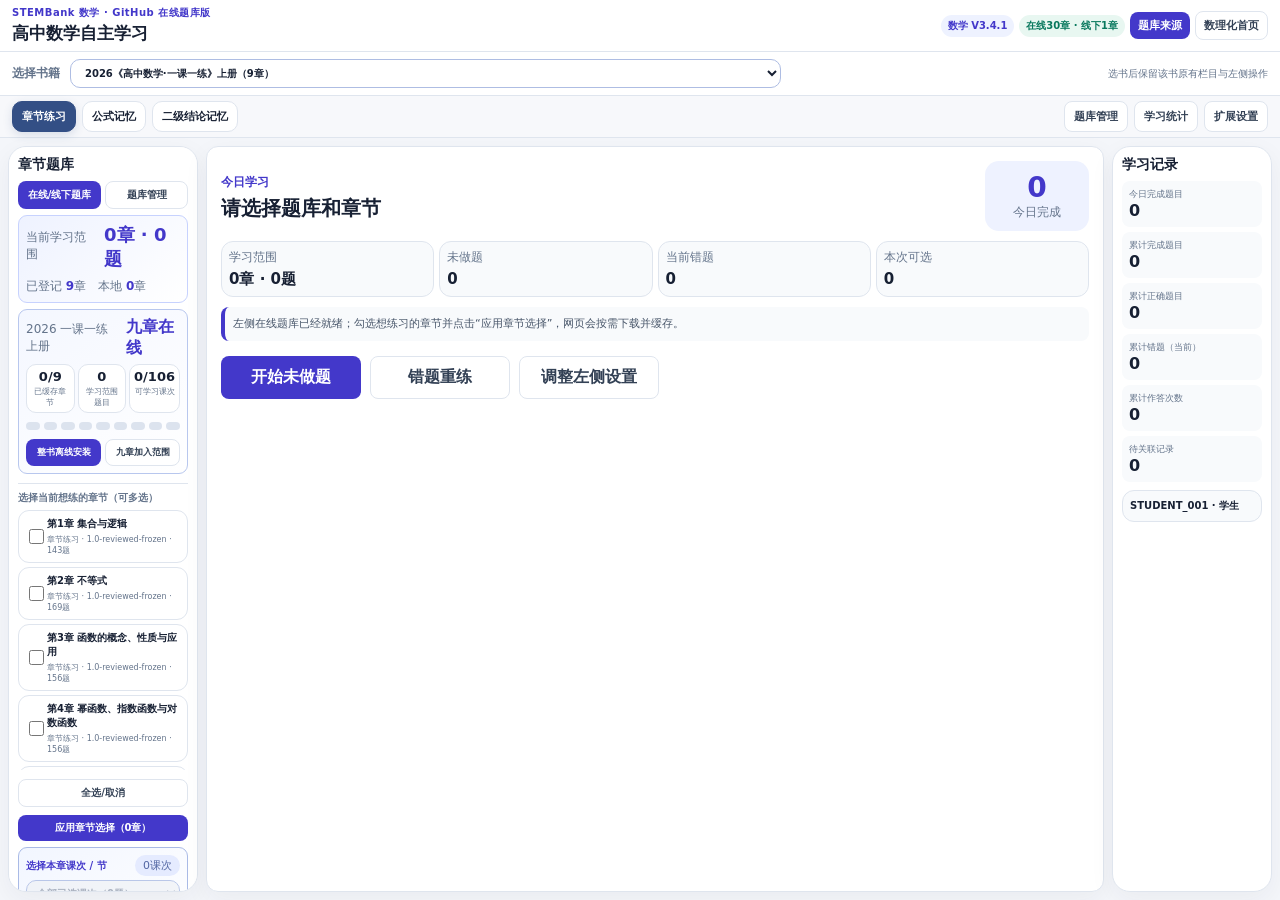
<file: 学科/数学/index.html>
<!doctype html>
<html lang="zh-CN">
<head>
  <meta charset="utf-8">
  <meta name="viewport" content="width=device-width,initial-scale=1,viewport-fit=cover">
  <meta name="theme-color" content="#4338ca">
  <title>STEMBank 数学 V3.4.1 · 高中数学自主学习</title>
  <link rel="manifest" href="app.webmanifest">
  <style>
    :root{--indigo:#4338ca;--indigo2:#eef2ff;--ink:#172033;--muted:#64748b;--line:#dfe5ee;--bg:#f4f6fa;--green:#08785d;--amber:#a95f12;--red:#b42318;--blue:#155eef}
    *{box-sizing:border-box}html,body{min-height:100%}body{margin:0;background:var(--bg);color:var(--ink);font-family:"Microsoft YaHei","PingFang SC",system-ui,sans-serif}
    button,select,input,textarea{font:inherit}button{cursor:pointer}.hidden{display:none!important}
    .top{position:sticky;top:0;z-index:20;background:#fff;border-bottom:1px solid var(--line);padding:12px 20px;display:flex;align-items:center;justify-content:space-between;gap:14px}
    .top h1{margin:2px 0 0;font-size:20px}.eyebrow{margin:0;color:var(--indigo);font-size:12px;font-weight:700;letter-spacing:.05em}.top-actions{display:flex;gap:8px;align-items:center;flex-wrap:wrap;justify-content:flex-end}
    .pill{background:var(--indigo2);color:var(--indigo);padding:7px 10px;border-radius:999px;font-weight:700;font-size:12px}.pill.ok{background:#e8f7f1;color:var(--green)}.pill.warn{background:#fff4e5;color:var(--amber)}
    .layout{max-width:1540px;margin:18px auto;display:grid;grid-template-columns:300px minmax(0,1fr) 270px;gap:16px;padding:0 16px}.card{background:#fff;border:1px solid var(--line);border-radius:18px;box-shadow:0 8px 26px rgba(30,41,59,.05)}
    .sidebar{padding:17px;align-self:start;position:sticky;top:80px}.sidebar h2{font-size:17px;margin:0 0 14px}.section-title{font-size:13px;color:var(--muted);font-weight:700;margin:18px 0 8px;border-top:1px solid var(--line);padding-top:14px}
    .field{display:block;margin:10px 0}.field span{display:block;color:var(--muted);font-size:13px;margin-bottom:5px}.field select,.field input{width:100%;padding:10px;border:1px solid var(--line);border-radius:10px;background:#fff}
    .modes{display:grid;grid-template-columns:repeat(3,1fr);background:#f1f5f9;padding:4px;border-radius:11px;gap:4px}.modes button{border:0;background:transparent;padding:8px 4px;border-radius:8px}.modes button.on{background:#fff;color:var(--indigo);box-shadow:0 2px 8px #cbd5e1}
    .btn{border:0;border-radius:11px;padding:10px 14px;font-weight:700}.primary{background:var(--indigo);color:#fff}.secondary{background:#eef2f7;color:#334155}.outline{background:#fff;border:1px solid var(--line);color:#334155}.danger{background:#fff1f0;color:var(--red);border:1px solid #ffd3cf}.wide{width:100%}.btn-row{display:flex;gap:8px;flex-wrap:wrap}.btn-row .btn{flex:1;min-width:120px}.small{padding:7px 10px;font-size:13px}
    .status-box{background:#f8fafc;border:1px solid var(--line);border-radius:12px;padding:11px;margin:8px 0;font-size:13px;line-height:1.6}.status-box b{display:block;color:var(--ink)}.status-line{display:flex;justify-content:space-between;gap:8px}.status-line span:first-child{color:var(--muted)}
    .question{min-height:720px;display:flex;flex-direction:column;overflow:hidden}.qhead{padding:17px 21px;border-bottom:1px solid var(--line);display:flex;justify-content:space-between;align-items:center;gap:12px}.tags{display:flex;gap:7px;flex-wrap:wrap;justify-content:flex-end}.tag{font-size:12px;padding:5px 9px;border-radius:999px;background:var(--indigo2);color:var(--indigo)}.tag.warn{background:#fff1d6;color:#8b5200}
    .qbody{padding:22px;flex:1}.knowledge{font-size:13px;color:var(--muted);margin-bottom:16px}.knowledge b{color:var(--ink);margin-left:8px}.stem{font-size:17px;line-height:1.8;margin-bottom:14px}.source-img{display:block;max-width:100%;height:auto;margin:12px auto;border-radius:10px;border:1px solid #edf0f5;background:#fff}.paper{background:#f8fafc;border:1px dashed #cbd5e1;padding:16px;border-radius:12px;color:#475569}.answer{margin-top:18px;border-radius:14px;background:#f8fafc;padding:17px;border-left:4px solid var(--indigo)}.answer img{max-width:100%;display:block;margin:10px auto}.answer details{margin-top:10px}.rate{display:grid;grid-template-columns:repeat(4,1fr);gap:8px;margin-top:14px}.rate button{border:1px solid var(--line);background:#fff;border-radius:10px;padding:10px}.rate button.on{border-color:var(--indigo);background:var(--indigo2);color:var(--indigo)}
    .qfoot{padding:14px 20px;border-top:1px solid var(--line);display:flex;justify-content:space-between;gap:10px;flex-wrap:wrap}.metrics{display:grid;gap:9px}.metric{background:#f8fafc;border-radius:12px;padding:11px}.metric span{display:block;color:var(--muted);font-size:12px}.metric b{font-size:22px}.tools{display:grid;gap:8px;margin-top:12px}.tools .btn{text-align:left}
    .chapter-list{display:grid;gap:7px;max-height:330px;overflow:auto;margin-top:10px}.chapter-item{border:1px solid var(--line);background:#fff;border-radius:11px;padding:10px;text-align:left}.chapter-item.on{border-color:var(--indigo);background:var(--indigo2)}.chapter-item b{display:block}.chapter-item small{display:block;color:var(--muted);margin-top:4px}.chapter-state{float:right;font-size:11px;border-radius:999px;padding:3px 7px;background:#eef2f7;color:#475569}.chapter-state.local{background:#e8f7f1;color:var(--green)}.chapter-state.remote{background:#edf4ff;color:var(--blue)}.chapter-state.update{background:#fff4e5;color:var(--amber)}
    .notice{position:fixed;left:50%;bottom:24px;transform:translateX(-50%);background:#172033;color:#fff;padding:11px 17px;border-radius:10px;z-index:50;box-shadow:0 8px 30px #64748b;max-width:min(760px,90vw);text-align:center}
    dialog{border:0;border-radius:18px;padding:0;box-shadow:0 24px 90px rgba(15,23,42,.28);width:min(760px,92vw);max-height:86vh}dialog::backdrop{background:rgba(15,23,42,.48)}.modal-head{padding:18px 21px;border-bottom:1px solid var(--line);display:flex;justify-content:space-between;align-items:center}.modal-body{padding:20px;overflow:auto;max-height:62vh}.modal-foot{padding:14px 20px;border-top:1px solid var(--line);display:flex;justify-content:flex-end;gap:8px;flex-wrap:wrap}.close-x{border:0;background:transparent;font-size:22px;color:var(--muted)}
    .progress{height:9px;background:#e2e8f0;border-radius:999px;overflow:hidden;margin:12px 0}.progress i{display:block;height:100%;background:var(--indigo);width:0;transition:width .2s}.progress-text{font-size:13px;color:var(--muted);min-height:20px}.import-grid{display:grid;grid-template-columns:repeat(3,1fr);gap:10px}.import-card{border:1px solid var(--line);border-radius:14px;padding:14px;background:#fff}.import-card h3{font-size:15px;margin:0 0 7px}.import-card p{font-size:13px;color:var(--muted);line-height:1.55;min-height:60px}.table-wrap{overflow:auto}.data-table{border-collapse:collapse;width:100%;font-size:13px}.data-table th,.data-table td{border-bottom:1px solid var(--line);padding:9px;text-align:left;vertical-align:top}.data-table th{color:var(--muted);font-weight:700;background:#f8fafc}.alert{padding:12px;border-radius:11px;margin:10px 0;line-height:1.6;font-size:13px}.alert.info{background:#edf4ff;color:#1849a9}.alert.warn{background:#fff7e8;color:#8b5200}.alert.error{background:#fff1f0;color:#9b2119}.alert.ok{background:#eaf8f2;color:#07634d}
    .empty{display:grid;place-items:center;min-height:540px;text-align:center;color:var(--muted);padding:30px}.empty .symbol{font-size:48px;color:var(--indigo);margin-bottom:10px}.meta-mini{font-size:12px;color:var(--muted);line-height:1.6}.record-path{word-break:break-all}
    @media(max-width:1050px){.layout{grid-template-columns:1fr}.sidebar{position:static}.question{min-height:640px}.import-grid{grid-template-columns:1fr}.top{align-items:flex-start}.rate{grid-template-columns:repeat(2,1fr)}}

    /* V2.1.1 */
    .chapter-check{display:grid;grid-template-columns:24px minmax(0,1fr) auto;gap:9px;align-items:center;border:1px solid var(--line);background:#fff;border-radius:11px;padding:10px;cursor:pointer}
    .chapter-check:hover{border-color:#a5b4fc;background:#fafaff}.chapter-check input{width:18px;height:18px;accent-color:var(--indigo)}
    .chapter-check b{display:block}.chapter-check small{display:block;color:var(--muted);margin-top:3px}.chapter-check .chapter-state{float:none}
    .active-package-list{display:grid;gap:7px;max-height:230px;overflow:auto}.active-package{display:grid;grid-template-columns:minmax(0,1fr) auto;gap:7px;align-items:center;padding:9px 10px;border-radius:11px;background:#eefbf6;border:1px solid #ccecdf}.active-package.current{border-color:var(--indigo);background:var(--indigo2)}.active-package small{display:block;color:var(--muted);margin-top:3px}.active-actions{display:flex;gap:5px}
    .operation-box{border:1px solid #c7d2fe;background:linear-gradient(135deg,#eef2ff,#fff);border-radius:14px;padding:12px;margin:10px 0}.operation-box b{display:block;margin-bottom:8px;color:var(--indigo)}
    .stats-head{display:grid;grid-template-columns:repeat(4,1fr);gap:9px;margin-bottom:14px}.stats-head .metric{border:1px solid var(--line)}
    .data-table td.num,.data-table th.num{text-align:right;white-space:nowrap}.progress-cell{min-width:120px}.mini-bar{height:7px;border-radius:999px;background:#e2e8f0;overflow:hidden;margin-top:5px}.mini-bar i{display:block;height:100%;background:var(--indigo)}
    .subtle{font-size:12px;color:var(--muted);line-height:1.55}.empty-compact{padding:12px;text-align:center;color:var(--muted);border:1px dashed var(--line);border-radius:11px}
    @media(max-width:700px){.stats-head{grid-template-columns:repeat(2,1fr)}.top-actions .pill{display:none}.chapter-check{grid-template-columns:24px minmax(0,1fr)}}

    /* V2.1.1：压缩题库区域 */
    .compact-actions{display:grid;grid-template-columns:1fr 1fr;gap:8px;margin-bottom:10px}
    .scope-summary{border:1px solid #c7d2fe;background:linear-gradient(135deg,#eef2ff,#fff);border-radius:13px;padding:11px 12px}
    .scope-summary>div:first-child{display:flex;align-items:baseline;justify-content:space-between;gap:10px}.scope-summary span{font-size:12px;color:var(--muted)}.scope-summary>div:first-child b{font-size:18px;color:var(--indigo)}
    .scope-meta{display:flex;gap:12px;margin-top:7px;flex-wrap:wrap}.scope-meta b{font-size:12px;color:var(--indigo)}
    #availablePackageSection .chapter-list{max-height:260px}.sidebar{padding:15px}.section-title{margin-top:14px}

    /* V2.1.1：儿童友好选题与紧凑工作区 */
    .question{min-height:0;align-self:start}.question.practice-running{min-height:calc(100vh - 118px)}
    .quick-scope{display:grid;grid-template-columns:1fr 1fr;gap:8px}.quick-scope button{border:1px solid var(--line);background:#fff;border-radius:12px;padding:10px;text-align:left;color:var(--ink)}.quick-scope button b,.quick-scope button small{display:block}.quick-scope button small{font-size:11px;color:var(--muted);margin-top:3px}.quick-scope button.on{border-color:var(--indigo);background:var(--indigo2);color:var(--indigo)}.quick-scope button.on small{color:#5b5bd6}
    .compact-title{margin-top:12px;padding-top:10px}.difficulty-picks{display:grid;grid-template-columns:1fr 1fr;gap:8px}.difficulty-picks label{display:flex;align-items:center;gap:8px;border:1px solid var(--line);border-radius:11px;padding:9px;background:#fff;cursor:pointer}.difficulty-picks input{width:17px;height:17px;accent-color:var(--indigo)}.difficulty-picks b,.difficulty-picks small{display:block}.difficulty-picks small{font-size:11px;color:var(--muted);margin-top:2px}
    .practice-options{display:grid;grid-template-columns:1fr 1fr;gap:8px}.modes.two{grid-template-columns:1fr 1fr}.advanced-filter{border:1px solid var(--line);border-radius:11px;padding:9px 10px;margin:8px 0;background:#fafbfc}.advanced-filter summary{cursor:pointer;color:var(--muted);font-size:12px;font-weight:700}.advanced-filter[open] summary{color:var(--indigo);margin-bottom:8px}.range-summary{display:grid;grid-template-columns:1fr auto;align-items:baseline;border:1px solid #c7d2fe;background:#f5f7ff;border-radius:11px;padding:9px 11px;margin:10px 0}.range-summary>span{font-size:12px;color:var(--muted)}.range-summary>b{font-size:18px;color:var(--indigo)}.range-summary small{grid-column:1/-1;color:var(--muted);margin-top:3px}.begin-large{padding:12px;font-size:16px}
    .study-dashboard{padding:22px}.dashboard-head{display:flex;justify-content:space-between;align-items:center;gap:16px}.dashboard-eyebrow{font-size:12px;color:var(--indigo);font-weight:700}.dashboard-head h2{margin:4px 0 0;font-size:20px}.today-progress{min-width:104px;text-align:center;background:var(--indigo2);border-radius:14px;padding:10px}.today-progress b,.today-progress span{display:block}.today-progress b{font-size:28px;color:var(--indigo)}.today-progress span{font-size:12px;color:var(--muted)}
    .dashboard-metrics{display:grid;grid-template-columns:repeat(4,1fr);gap:9px;margin:18px 0}.dashboard-metrics>div{border:1px solid var(--line);background:#f8fafc;border-radius:12px;padding:11px}.dashboard-metrics span,.dashboard-metrics b{display:block}.dashboard-metrics span{font-size:12px;color:var(--muted)}.dashboard-metrics b{font-size:18px;margin-top:4px}.dashboard-note{background:#f8fafc;border-left:4px solid var(--indigo);border-radius:8px;padding:11px 13px;color:#475569;line-height:1.6}.dashboard-actions{display:flex;gap:9px;flex-wrap:wrap;margin-top:15px}.dashboard-actions .btn{min-width:140px}.question:not(.practice-running) .study-dashboard{min-height:0}
    @media(max-width:700px){.quick-scope,.difficulty-picks,.practice-options{grid-template-columns:1fr}.dashboard-metrics{grid-template-columns:1fr 1fr}.dashboard-head{align-items:flex-start}.dashboard-actions .btn{width:100%}}


    /* V2.1.2 学习记录保存目录 */
    .record-location-grid{display:grid;grid-template-columns:1fr 1fr;gap:12px}.record-location-card{border:1px solid var(--line);border-radius:14px;padding:14px;background:#fff}.record-location-card h3{margin:0 0 8px;font-size:15px}.record-location-card p{margin:0;color:var(--muted);font-size:13px;line-height:1.65}.record-status{display:grid;gap:8px;margin-top:14px}.record-status-row{display:grid;grid-template-columns:120px minmax(0,1fr);gap:10px;padding:9px 0;border-bottom:1px solid var(--line);font-size:13px}.record-status-row span:first-child{color:var(--muted)}.record-status-row b{word-break:break-all}.record-actions{display:flex;gap:8px;flex-wrap:wrap;margin-top:14px}.record-actions .btn{flex:1;min-width:150px}.verify-ok{color:var(--green)}.verify-warn{color:var(--amber)}.verify-error{color:var(--red)}
    @media(max-width:720px){.record-location-grid{grid-template-columns:1fr}.record-status-row{grid-template-columns:1fr;gap:3px}}


    /* V2.2.0 多学习板块导航 */
    .math-module-tabs{position:sticky;top:69px;z-index:19;display:flex;align-items:center;justify-content:space-between;gap:18px;padding:10px 24px;background:#f7f8fb;border-bottom:1px solid var(--line)}
    .math-module-tabs-left,.math-module-tabs-right{display:flex;align-items:center;gap:8px;flex-wrap:wrap}
    .math-module-tabs-right{margin-left:auto;justify-content:flex-end}
    .math-module-tab{border:1px solid var(--line);background:#fff;color:var(--ink);border-radius:10px;padding:9px 14px;font-weight:700}
    .math-module-tab.on{background:#334f85;color:#fff;border-color:#334f85;box-shadow:0 3px 10px rgba(51,79,133,.16)}
    .memory-layout{max-width:1540px;margin:18px auto;display:grid;grid-template-columns:300px minmax(0,1fr) 270px;gap:16px;padding:0 16px}
    .memory-question-card{min-height:0;align-self:start}
    .memory-practice-panel{display:flex;flex-direction:column;min-height:calc(100vh - 160px)}
    .memory-direction-modes{grid-template-columns:repeat(3,1fr)}
    .memory-prompt-label{font-size:13px;color:var(--muted);font-weight:700;margin-bottom:8px}
    .memory-prompt{font-size:24px;line-height:1.75;padding:18px;border-radius:14px;background:#f8fafc;border:1px solid var(--line);white-space:pre-wrap;word-break:break-word}
    .memory-scratch{width:100%;margin-top:15px;border:1px solid var(--line);border-radius:12px;padding:13px;resize:vertical;line-height:1.7;background:#fff}
    .memory-answer-content{font-size:18px;line-height:1.8;white-space:pre-wrap;word-break:break-word}
    .memory-answer-meta{margin-top:12px;padding-top:10px;border-top:1px solid var(--line);color:var(--muted);font-size:13px;line-height:1.65}
    .memory-rate{display:grid;grid-template-columns:repeat(4,1fr);gap:8px;margin-top:14px}
    .memory-rate button{border:1px solid var(--line);background:#fff;border-radius:10px;padding:10px}
    .memory-rate button.on{border-color:var(--indigo);background:var(--indigo2);color:var(--indigo)}
    .memory-record-sidebar{align-self:start;position:sticky;top:132px}
    .memory-sidebar{top:132px}
    @media(max-width:1050px){
      .math-module-tabs{top:0;position:relative;padding:9px 16px}
      .memory-layout{grid-template-columns:1fr}
      .memory-sidebar,.memory-record-sidebar{position:static}
      .memory-practice-panel{min-height:560px}
    }
    @media(max-width:700px){
      .math-module-tabs{align-items:flex-start;gap:8px}
      .math-module-tabs-left,.math-module-tabs-right{width:100%}
      .math-module-tabs-right{margin-left:0;justify-content:flex-end}
      .memory-direction-modes{grid-template-columns:1fr}
      .memory-rate{grid-template-columns:repeat(2,1fr)}
    }

    /* V3.0.0 一课一练整书学习 */
    .book-status{margin-top:12px;border:1px solid #b8c7ee;background:linear-gradient(145deg,#f4f7ff,#fff);border-radius:14px;padding:12px}
    .book-status-head{display:flex;justify-content:space-between;align-items:center;gap:10px}.book-status-head span{font-size:12px;color:var(--muted)}.book-status-head b{color:var(--indigo);font-size:16px}
    .book-progress-grid{display:grid;grid-template-columns:repeat(3,1fr);gap:7px;margin:10px 0}.book-progress-grid div{background:#fff;border:1px solid var(--line);border-radius:10px;padding:8px;text-align:center}.book-progress-grid b,.book-progress-grid small{display:block}.book-progress-grid b{font-size:18px}.book-progress-grid small{color:var(--muted);font-size:11px;margin-top:2px}
    .chapter-dots{display:grid;grid-template-columns:repeat(9,1fr);gap:4px;margin:9px 0}.chapter-dot{height:8px;border-radius:999px;background:#dce3ee}.chapter-dot.imported{background:#8ba2da}.chapter-dot.active{background:var(--green)}
    .book-actions{display:grid;grid-template-columns:1fr 1fr;gap:7px}.book-actions .btn{padding:8px;font-size:12px}
    .lesson-field{margin-top:8px}.lesson-field select{border-color:#bdc9e8;background:#f8faff}
    .q-context{display:flex;align-items:center;gap:8px;flex-wrap:wrap;color:var(--muted);font-size:13px}.q-context b{color:var(--ink)}
    .keyboard-hint{font-size:11px;color:var(--muted);align-self:center}.keyboard-hint kbd{border:1px solid #cbd5e1;border-bottom-width:2px;border-radius:5px;background:#fff;padding:1px 5px}
    .delivery-result{display:grid;gap:8px}.delivery-result .delivery-title{font-size:16px}.delivery-summary{display:grid;grid-template-columns:repeat(4,1fr);gap:8px}.delivery-summary div{border:1px solid var(--line);border-radius:10px;padding:9px;text-align:center}.delivery-summary b,.delivery-summary small{display:block}.delivery-summary small{color:var(--muted);font-size:11px}
    @media(max-width:700px){.book-progress-grid{grid-template-columns:repeat(3,1fr)}.delivery-summary{grid-template-columns:1fr 1fr}.keyboard-hint{width:100%;text-align:center}.qfoot>.btn{flex:1}.qfoot>.btn-row{width:100%}}
    .mother-grid{display:grid;gap:14px}.mother-card{border:1px solid var(--line);border-radius:14px;padding:15px;background:#fff}.mother-card-head{display:flex;justify-content:space-between;align-items:flex-start;gap:12px;margin-bottom:10px}.mother-card-head b{font-size:16px}.mother-card-head span{font-size:12px;color:var(--muted)}.mother-card details{margin-top:12px;border-top:1px solid var(--line);padding-top:10px}.mother-card summary{cursor:pointer;color:var(--indigo);font-weight:700}.mother-card .source-img{margin:8px auto}.mother-match-note{display:flex;justify-content:space-between;gap:12px;align-items:center;flex-wrap:wrap}.mother-match-note code{font-size:11px;color:var(--muted)}
    .bank-picker{border:1px solid #bac8eb;background:#f7f9ff;border-radius:13px;padding:11px;margin-bottom:10px}.bank-picker label{display:block;color:var(--muted);font-size:12px;font-weight:700;margin-bottom:6px}.bank-picker select{width:100%;padding:10px;border:1px solid #aebde3;border-radius:10px;background:#fff;font-weight:700;color:var(--ink)}.bank-picker small{display:block;color:var(--muted);line-height:1.5;margin-top:7px}
    .chapter-check.selected{border-color:#7b91cf;background:#f3f6ff}.chapter-check.selected small{color:#536aa7}
    .system-home-link{text-decoration:none;display:inline-flex;align-items:center;justify-content:center}
    .online-source-note{border-color:#9bc9b3;background:#f1fbf6}.online-source-note h3{color:#18724b}.sync-security-note{line-height:1.65}.sync-grid{display:grid;grid-template-columns:1fr 1fr;gap:10px}.sync-grid .field-wide{grid-column:1/-1}.sync-status{margin-top:10px}.sync-status b{display:block;margin-bottom:4px}.sync-status small{color:var(--muted);line-height:1.5}
    @media(max-width:700px){.sync-grid{grid-template-columns:1fr}.sync-grid .field-wide{grid-column:auto}}
    .lesson-picker{margin:12px 0;border:1px solid #a9bae6;background:linear-gradient(145deg,#f2f6ff,#fff);border-radius:14px;padding:12px}.lesson-picker-head{display:flex;align-items:center;justify-content:space-between;gap:10px;margin-bottom:7px}.lesson-picker-head label{font-weight:800;color:var(--indigo)}.lesson-picker-head span{font-size:11px;border-radius:999px;padding:3px 8px;background:#e5ebff;color:#5266a3}.lesson-picker select{width:100%;padding:11px;border:1px solid #9fb1df;border-radius:10px;background:#fff;color:var(--ink);font-weight:700}.lesson-picker select:disabled{background:#eef1f6;color:#8a94a6}.lesson-picker small{display:block;color:var(--muted);line-height:1.55;margin-top:7px}
    .pad-tools-grid{display:grid;grid-template-columns:1fr 1fr;gap:8px}.pad-tools-grid .btn{font-size:12px;padding:9px}.pad-tools-group{margin-bottom:14px;padding:12px;border:1px solid var(--line);border-radius:12px}.pad-tools-group h3{margin:0 0 5px;font-size:14px}.pad-tools-group p{margin:0 0 9px;color:var(--muted);font-size:12px;line-height:1.55}
    @media(orientation:landscape) and (min-width:1061px){
      html,body{height:100%}body{overflow:hidden}.top{position:relative;height:52px;padding:7px 12px}.top h1{font-size:17px}.eyebrow{font-size:10px}.top-actions{gap:5px}.top-actions .pill{padding:4px 7px;font-size:10px}.top-actions .btn{padding:6px 8px;font-size:11px}#recordPill,#openSettings{display:none}
      .math-module-tabs{position:relative;top:auto;height:42px;padding:5px 12px;gap:6px}.math-module-tabs-left,.math-module-tabs-right{gap:6px}.math-module-tab,.math-module-tabs .btn{padding:7px 9px;font-size:11px}
      .layout,.memory-layout{width:100%;max-width:none;height:calc(100dvh - 138px);margin:0;padding:8px;display:grid;grid-template-columns:clamp(165px,15.5vw,190px) minmax(0,1fr) clamp(140px,12.5vw,160px);gap:8px;overflow:hidden}
      .sidebar,.memory-sidebar,.memory-record-sidebar{position:static;top:auto;align-self:stretch;min-width:0;min-height:0;overflow:auto;padding:9px;font-size:11px;scrollbar-width:thin}.sidebar h2{font-size:14px;margin-bottom:7px}.section-title{font-size:10px;margin:9px 0 5px;padding-top:7px}.field{margin:6px 0}.field span{font-size:10px;margin-bottom:3px}.field select,.field input{padding:6px 7px;border-radius:7px;font-size:11px}.btn{border-radius:8px}.small{padding:6px 7px;font-size:10px}.compact-actions{gap:4px;margin-bottom:6px}.bank-picker,.book-status,.lesson-picker,.scope-summary{padding:7px;margin:6px 0;border-radius:9px}.bank-picker label,.bank-picker small,.lesson-picker small{font-size:9px}.bank-picker select,.lesson-picker select{padding:6px;font-size:10px}.book-progress-grid{gap:3px;margin:5px 0}.book-progress-grid div{padding:4px}.book-progress-grid b{font-size:13px}.book-progress-grid small{font-size:8px}.book-actions{gap:4px}.book-actions .btn{padding:6px;font-size:9px}.chapter-list{max-height:170px;gap:4px;margin-top:5px}.chapter-check{grid-template-columns:18px minmax(0,1fr);gap:4px;padding:6px;font-size:10px}.chapter-check input{width:15px;height:15px}.chapter-check small{font-size:8px}.chapter-check .chapter-state{display:none}.lesson-picker-head{margin-bottom:4px}.lesson-picker-head label{font-size:10px}.quick-scope{gap:4px}.quick-scope button{padding:6px;font-size:9px}.quick-scope button small{font-size:8px}.difficulty-picks,.practice-options{grid-template-columns:1fr;gap:4px}.difficulty-picks label{padding:6px;font-size:9px}.advanced-filter{padding:6px;margin:5px 0}.range-summary{padding:6px;margin:6px 0}.range-summary>b{font-size:14px}.begin-large{padding:8px;font-size:12px}
      .question,.memory-question-card{min-height:0;height:100%;align-self:stretch;border-radius:12px}.question.practice-running{min-height:0}.qhead{padding:8px 11px}.tag{font-size:9px;padding:3px 6px}.qbody{padding:11px 14px;min-height:0;overflow:auto;scrollbar-width:thin}.knowledge{font-size:11px;margin-bottom:8px}.stem{font-size:15px;line-height:1.7}.source-img{margin:7px auto}.answer{margin-top:10px;padding:11px}.qfoot{padding:7px 9px;gap:5px}.qfoot .btn{padding:7px 9px;font-size:10px}.keyboard-hint{font-size:9px}.study-dashboard{padding:14px}.dashboard-metrics{gap:5px;margin:10px 0}.dashboard-metrics>div{padding:7px}.dashboard-metrics b{font-size:15px}.dashboard-note{padding:8px;font-size:11px}.memory-practice-panel{min-height:0;height:100%}
      .metrics{gap:5px}.metric{padding:7px;border-radius:8px}.metric span{font-size:9px}.metric b{font-size:16px}.sidebar>.status-box .meta-mini,.memory-record-sidebar>.status-box .meta-mini{display:none}.status-box{padding:7px;font-size:10px}.sidebar>.tools,.memory-record-sidebar>.tools{display:none}
    }

    /* V3.3.0 书籍优先：保留各书原有工作区 */
    .subject-bookbar{height:44px;background:#fff;border-bottom:1px solid var(--line);display:grid;grid-template-columns:auto minmax(320px,720px) 1fr;align-items:center;gap:10px;padding:5px 16px}
    .subject-bookbar-title{font-size:12px;font-weight:800;color:var(--muted);white-space:nowrap}.subject-bookbar .bank-picker{margin:0;padding:0;border:0;background:transparent;display:grid;grid-template-columns:minmax(0,1fr) auto;align-items:center;gap:9px}.subject-bookbar .bank-picker label{display:none}.subject-bookbar .bank-picker select{padding:7px 10px}.subject-bookbar .bank-picker small{margin:0;font-size:10px;white-space:nowrap}.subject-bookbar-note{font-size:10px;color:var(--muted);text-align:right}.sidebar>.bank-picker{display:none}
    @media(max-width:1050px){.subject-bookbar{height:auto;grid-template-columns:1fr;padding:8px 16px}.subject-bookbar .bank-picker{grid-template-columns:1fr}.subject-bookbar-note{display:none}}
    @media(orientation:landscape) and (min-width:1061px){.subject-bookbar{height:44px;padding:5px 12px}.subject-bookbar .bank-picker small{display:none}}

    /* V3.4.1 王后雄原书学习与解析遮挡 */
    .original-learning-layout{max-width:1540px;margin:18px auto;display:grid;grid-template-columns:260px minmax(0,1fr) 230px;gap:16px;padding:0 16px}
    .original-learning-sidebar{align-self:start;position:sticky;top:132px;padding:15px}.original-learning-sidebar h2{font-size:17px;margin:0 0 12px}
    .original-learning-card{min-height:0;overflow:hidden}.original-learning-head{padding:16px 20px;border-bottom:1px solid var(--line);display:flex;justify-content:space-between;align-items:center;gap:12px}.original-learning-head h2{font-size:18px;margin:0}.original-learning-pages{padding:16px;background:#eef1f6;display:grid;gap:16px}
    .original-page{background:#fff;border:1px solid var(--line);border-radius:12px;overflow:hidden;box-shadow:0 4px 16px rgba(30,41,59,.06)}.original-page-toolbar{padding:8px 10px;border-bottom:1px solid var(--line);display:flex;justify-content:space-between;align-items:center;gap:8px;font-size:12px;color:var(--muted)}
    .original-page-frame{position:relative;line-height:0;background:#fff}.original-page-frame>img{display:block;width:100%;height:auto}.original-mask{position:absolute;z-index:2;border:2px solid #e09b19;background:linear-gradient(135deg,#fff6d9,#ffefb6);color:#7a4800;font-weight:800;font-size:12px;line-height:1.35;display:grid;place-items:center;padding:4px;text-align:center;box-shadow:0 2px 8px rgba(122,72,0,.2)}.original-mask:hover{background:#ffe79a}.original-mask.revealed{display:none}
    .original-annotation-canvas{position:absolute;inset:0;width:100%;height:100%;z-index:3;pointer-events:none}.original-page.drawing .original-annotation-canvas{pointer-events:auto;cursor:crosshair}.original-page.drawing .original-mask{pointer-events:none}
    .original-mask-ratings{padding:9px 10px;display:grid;gap:7px;border-top:1px solid var(--line)}.original-mask-rating{display:grid;grid-template-columns:minmax(120px,1fr) repeat(4,auto);gap:6px;align-items:center;font-size:12px}.original-mask-rating>span{color:var(--muted)}.original-mask-rating button{border:1px solid var(--line);background:#fff;border-radius:8px;padding:6px 8px}.original-mask-rating button.on{border-color:var(--indigo);background:var(--indigo2);color:var(--indigo)}
    .original-learning-empty{padding:48px 24px;text-align:center;color:var(--muted)}.original-learning-note{font-size:12px;line-height:1.65;color:var(--muted)}
    @media(max-width:1050px){.original-learning-layout{grid-template-columns:1fr}.original-learning-sidebar{position:static}.original-mask-rating{grid-template-columns:1fr repeat(4,auto)}}
    @media(orientation:landscape) and (min-width:1061px){.original-learning-layout{width:100%;max-width:none;height:calc(100dvh - 138px);margin:0;padding:8px;grid-template-columns:clamp(165px,15.5vw,190px) minmax(0,1fr) clamp(140px,12.5vw,160px);gap:8px;overflow:hidden}.original-learning-sidebar{position:static;min-height:0;overflow:auto;padding:9px}.original-learning-card{height:100%;overflow:auto}.original-learning-pages{padding:9px;gap:9px}.original-learning-head{padding:9px 12px}.original-learning-head h2{font-size:15px}.original-mask{font-size:10px}}

  </style>
</head>
<body>
<header class="top">
  <div><p class="eyebrow">STEMBank 数学 · GitHub 在线题库版</p><h1>高中数学自主学习</h1></div>
  <div class="top-actions">
    <span class="pill" id="versionPill">数学 V3.4.0</span>
    <span class="pill warn" id="rootPill">在线题库加载中</span>
    <span class="pill warn" id="recordPill">未设置记录保存目录</span>
    <button class="btn primary small" id="openImport">题库来源</button>
    <button class="btn outline small" id="openSettings">设置</button>
    <a class="btn outline small system-home-link" href="../../index.html">数理化首页</a>
  </div>
</header>
<section class="subject-bookbar" aria-label="选择数学书籍">
  <span class="subject-bookbar-title">选择书籍</span>
  <div class="bank-picker"><label for="bankSelect">选择书籍 / 题库大类</label><select id="bankSelect"><option value="one_lesson">2026 一课一练上册</option></select><small id="bankDescription">选择题库后，再从下方勾选当前想练习的章节。</small></div>
  <span class="subject-bookbar-note">选书后保留该书原有栏目与左侧操作</span>
</section>
<nav class="math-module-tabs" aria-label="数学学习板块">
  <div class="math-module-tabs-left">
    <button type="button" class="math-module-tab on" data-math-module="chapter_practice" title="章节、专项、综合练习卷和试卷练习">章节练习</button>
    <button type="button" class="math-module-tab hidden" id="originalLearningTab" data-math-module="original_book_learning">原书学习</button>
    <button type="button" class="math-module-tab" data-math-module="formula_memory">公式记忆</button>
    <button type="button" class="math-module-tab" data-math-module="secondary_conclusion_memory">二级结论记忆</button>
  </div>
  <div class="math-module-tabs-right">
    <button class="btn outline small" id="openPackageManager">题库管理</button>
    <button class="btn outline small" id="openStats">学习统计</button>
    <button class="btn outline small" id="openPadTools">扩展设置</button>
  </div>
</nav>

<main id="chapterPracticeView" class="layout math-module-view">
  <aside class="card sidebar">
    <h2>章节题库</h2>
    <div class="compact-actions">
      <button class="btn primary small" id="openImportSide">在线/线下题库</button>
      <button class="btn outline small" id="openPackageManagerSide">题库管理</button>
    </div>
    <div class="scope-summary">
      <div><span>当前学习范围</span><b id="activeScopeSummary">0章 · 0题</b></div>
      <div class="scope-meta">
        <span>已登记 <b id="packageCount">0</b>章</span>
        <span>本地 <b id="localPackageCount">0</b>章</span>
        <span class="hidden">学习范围 <b id="activePackageCount">0</b>章</span>
        <span class="hidden">资源 <b id="currentChapterName">无</b></span>
      </div>
    </div>
    <section class="book-status" aria-label="一课一练整书状态">
      <div class="book-status-head"><span>2026 一课一练上册</span><b id="bookStatusLabel">等待导入</b></div>
      <div class="book-progress-grid">
        <div><b id="bookImportedChapters">0/9</b><small>已缓存章节</small></div>
        <div><b id="bookActiveQuestions">0</b><small>学习范围题目</small></div>
        <div><b id="bookLessonCount">0/106</b><small>可学习课次</small></div>
      </div>
      <div class="chapter-dots" id="bookChapterDots" aria-label="第1至9章导入状态"></div>
      <div class="book-actions"><button class="btn primary" id="bookImportButton">整书离线安装</button><button class="btn outline" id="bookActivateAll" disabled>九章加入范围</button></div>
    </section>
    <div id="availablePackageSection">
      <div class="section-title">选择当前想练的章节（可多选）</div>
      <div class="chapter-list" id="chapterList"></div>
      <div class="btn-row" style="margin-top:9px"><button class="btn outline small" id="selectAllChapters">全选/取消</button><button class="btn primary small" id="loadChapter">应用章节选择</button></div>
    </div>

    <div class="lesson-picker" id="lessonPicker">
      <div class="lesson-picker-head"><label for="lesson">选择本章课次 / 节</label><span id="lessonOptionCount">0课次</span></div>
      <select id="lesson" disabled><option value="all">请先选择并应用章节</option></select>
      <small id="lessonHelp">应用章节后，可在这里进一步选择与当前课程进度对应的课次。</small>
    </div>

    <div class="section-title">今天练什么</div>
    <div class="quick-scope" id="quickScope">
      <button type="button" data-quick-scope="unseen_only" class="on"><b>未做题</b><small>优先完成新题</small></button>
      <button type="button" data-quick-scope="wrong_only"><b>错题</b><small>小错、部分会、不会</small></button>
      <button type="button" data-quick-scope="done_only"><b>已做题</b><small>复习做过的题</small></button>
      <button type="button" data-quick-scope="all"><b>全部题</b><small>不限制完成状态</small></button>
    </div>
    <div class="section-title compact-title">难度</div>
    <div class="difficulty-picks">
      <label><input type="checkbox" id="difficulty2" value="2" checked><span><b>基础题</b><small>难度2</small></span></label>
      <label><input type="checkbox" id="difficulty3" value="3" checked><span><b>提升题</b><small>难度3</small></span></label>
    </div>
    <div class="practice-options">
      <label class="field"><span>本次题量</span><select id="practiceLimit"><option value="10">10题</option><option value="20" selected>20题</option><option value="30">30题</option><option value="50">50题</option><option value="0">全部符合题目</option></select></label>
      <label class="field"><span>出题顺序</span><div class="modes two"><button type="button" data-mode="sequence" class="on">顺序</button><button type="button" data-mode="random">随机</button></div></label>
    </div>
    <details class="advanced-filter">
      <summary>高级筛选：知识点、题型和显示方式</summary>
      <label class="field"><span>知识点</span><select id="knowledge"><option value="all">全部知识点</option></select></label>
      <label class="field"><span>题型</span><select id="type"><option value="all">全部题型</option></select></label>
      <label class="field"><span>显示方式</span><select id="display"><option value="all">全部显示方式</option></select></label>
    </details>
    <select id="questionScope" class="hidden" aria-hidden="true"><option value="unseen_only">仅未做题目</option><option value="wrong_only">当前错题</option><option value="done_only">仅已做题目</option><option value="all">全部题目</option><option value="unseen_first">优先未做</option></select>
    <div class="range-summary"><span>符合条件</span><b><span id="rangeCount">0</span>题</b><small id="rangeDetail">请选择学习范围</small></div>
    <button class="btn primary wide begin-large" id="begin">开始练习</button>
  </aside>

  <section class="card question">
    <div id="emptyState" class="study-dashboard">
      <div class="dashboard-head"><div><span class="dashboard-eyebrow">今日学习</span><h2 id="dashboardTitle">准备开始今天的练习</h2></div><div class="today-progress"><b id="dashboardToday">0</b><span>今日完成</span></div></div>
      <div class="dashboard-metrics">
        <div><span>学习范围</span><b id="dashboardScope">0章 · 0题</b></div>
        <div><span>未做题</span><b id="dashboardUnseen">0</b></div>
        <div><span>当前错题</span><b id="dashboardWrong">0</b></div>
        <div><span>本次可选</span><b id="dashboardAvailable">0</b></div>
      </div>
      <div class="dashboard-note" id="dashboardNote">导入题库并加入学习范围后，可直接选择未做题、错题或不同难度开始练习。</div>
      <div class="dashboard-actions">
        <button class="btn primary" id="dashboardStartUnseen">开始未做题</button>
        <button class="btn outline" id="dashboardStartWrong">错题重练</button>
        <button class="btn outline" id="dashboardAdjust">调整左侧设置</button>
      </div>
    </div>
    <div id="practiceView" class="hidden" style="display:flex;flex-direction:column;min-height:0">
      <div class="qhead"><b id="position">第0/0题</b><div class="tags" id="tags"></div></div>
      <div class="qbody"><div class="knowledge" id="knowledgeLine"></div><div class="stem" id="stem"></div><div id="images"></div><div id="response"></div><div id="answerPanel" class="answer hidden"></div></div>
      <footer class="qfoot"><button class="btn secondary" id="prev">上一题</button><span class="keyboard-hint"><kbd>←</kbd>/<kbd>↑</kbd> 上一题　<kbd>→</kbd>/<kbd>↓</kbd> 下一题</span><div class="btn-row"><button class="btn outline" id="openMother">对应母题</button><button class="btn outline" id="reportError">题目有误</button><button class="btn secondary" id="skip">暂不确定</button><button class="btn secondary" id="next">下一题</button><button class="btn primary" id="submit">查看答案</button></div></footer>
    </div>
  </section>

  <aside class="card sidebar">
    <h2>学习记录</h2>
    <div class="metrics">
      <div class="metric"><span>今日完成题目</span><b id="todayCount">0</b></div>
      <div class="metric"><span>累计完成题目</span><b id="cumulativeCompletedCount">0</b></div>
      <div class="metric"><span>累计正确题目</span><b id="correctCount">0</b></div>
      <div class="metric"><span>累计错题（当前）</span><b id="cumulativeWrongCount">0</b></div>
      <div class="metric"><span>累计作答次数</span><b id="attemptCount">0</b></div>
      <div class="metric"><span>待关联记录</span><b id="pendingCount">0</b></div>
      <b id="reviewCount" class="hidden">0</b>
    </div>
    <div class="status-box">
      <b id="profileLine">STUDENT_001 · 学生</b>
      <div class="meta-mini" id="deviceLine">设备：未初始化</div>
      <div class="meta-mini record-path" id="savePathLine">保存：浏览器 IndexedDB</div>
      <div class="meta-mini" id="lastSavedLine">最近落盘：尚未</div><div class="meta-mini" id="autoBackupLine">最近自动备份：尚未</div>
      <div class="meta-mini" id="cloudSyncLine">GitHub记录同步：未连接</div>
    </div>
    <div class="tools">
      <button class="btn primary" id="backupNow">立即备份学习记录</button>
      <button class="btn outline" id="openRecordLocation">设置学习记录保存目录</button>
      <button class="btn outline" id="testRecordLocation">测试保存目录</button>
      <button class="btn outline" id="exportJson">分享/下载记录 JSON</button>
      <button class="btn outline" id="openCloudSync">GitHub记录同步</button>
      <button class="btn outline" id="importRecord">导入并合并记录</button>
      <button class="btn outline" id="exportCsv">导出学习汇总 CSV</button>
      <button class="btn outline" id="exportFeedback">导出题目反馈 CSV</button>
      <button class="btn outline" id="openStatsSide">查看题库学习统计</button>
    </div>
  </aside>
</main>

<main id="memoryPracticeView" class="memory-layout math-module-view hidden">
  <aside class="card sidebar memory-sidebar">
    <h2 id="memoryModuleTitle">公式记忆</h2>
    <div class="alert info" id="memoryModuleIntro">通过“名称/条件 → 公式”和“公式 → 名称/条件”进行双向回忆。</div>

    <label class="field">
      <span id="memoryLibraryLabel">记忆资料库</span>
      <select id="memoryLibrarySelect"><option value="">尚未导入对应题库</option></select>
    </label>
    <label class="field">
      <span id="memoryPackageLabel">章节／专题包</span>
      <select id="memoryPackageSelect"><option value="">尚未导入对应题库</option></select>
    </label>

    <div class="section-title">回忆方向</div>
    <div class="modes memory-direction-modes" id="memoryDirectionModes">
      <button type="button" class="on" data-memory-direction="mixed">双向混合</button>
      <button type="button" data-memory-direction="forward" id="memoryForwardButton">提示 → 内容</button>
      <button type="button" data-memory-direction="reverse" id="memoryReverseButton">内容 → 条件</button>
    </div>

    <label class="field">
      <span>练习范围</span>
      <select id="memoryScopeSelect">
        <option value="new_wrong" selected>未做＋当前错项</option>
        <option value="new">仅未做</option>
        <option value="wrong">仅当前错项</option>
        <option value="mastered">已掌握</option>
        <option value="all">全部项目</option>
      </select>
    </label>

    <div class="practice-options">
      <label class="field">
        <span>本次数量</span>
        <select id="memoryLimitSelect">
          <option value="10">10项</option>
          <option value="20" selected>20项</option>
          <option value="30">30项</option>
          <option value="50">50项</option>
          <option value="0">全部符合项目</option>
        </select>
      </label>
      <label class="field">
        <span>出题顺序</span>
        <div class="modes two" id="memoryOrderModes">
          <button type="button" class="on" data-memory-order="sequence">顺序</button>
          <button type="button" data-memory-order="random">随机</button>
        </div>
      </label>
    </div>

    <div class="range-summary">
      <span>符合条件</span>
      <b><span id="memoryRangeCount">0</span>项</b>
      <small id="memoryRangeDetail">请先导入相应的数学记忆题库 ZIP</small>
    </div>
    <button class="btn primary wide begin-large" id="beginMemoryPractice">开始记忆练习</button>

    <div class="section-title">题库操作</div>
    <div class="btn-row">
      <button class="btn outline small" id="memoryImportButton">导入题库</button>
      <button class="btn outline small" id="memoryManageButton">题库管理</button>
    </div>
  </aside>

  <section class="card question memory-question-card">
    <div id="memoryDashboard" class="study-dashboard">
      <div class="dashboard-head">
        <div><span class="dashboard-eyebrow" id="memoryDashboardEyebrow">公式记忆</span><h2 id="memoryDashboardTitle">准备开始记忆练习</h2></div>
        <div class="today-progress"><b id="memoryDashboardToday">0</b><span>今日完成</span></div>
      </div>
      <div class="dashboard-metrics">
        <div><span>当前项目</span><b id="memoryDashboardTotal">0</b></div>
        <div><span>未做方向</span><b id="memoryDashboardNew">0</b></div>
        <div><span>当前错项</span><b id="memoryDashboardWrong">0</b></div>
        <div><span>已掌握方向</span><b id="memoryDashboardMastered">0</b></div>
      </div>
      <div class="dashboard-note" id="memoryDashboardNote">导入公式记忆或二级结论记忆 ZIP 后，可按章节、方向和状态开始练习。</div>
    </div>

    <div id="memoryPracticePanel" class="hidden memory-practice-panel">
      <div class="qhead">
        <b id="memoryPosition">第 0 / 0 项</b>
        <div class="tags" id="memoryTags"></div>
      </div>
      <div class="qbody">
        <div class="knowledge" id="memoryKnowledgeLine"></div>
        <div class="memory-prompt-label" id="memoryPromptLabel">请回忆</div>
        <div class="memory-prompt" id="memoryPrompt"></div>
        <div id="memoryPromptAssets"></div>
        <textarea id="memoryScratchInput" class="memory-scratch" rows="5" placeholder="可在这里输入，也可以在纸上完成；输入内容仅供本次核对，不写入学习记录。"></textarea>
        <div id="memoryAnswerPanel" class="answer hidden"></div>
      </div>
      <footer class="qfoot">
        <button class="btn secondary" id="memoryPrev">上一项</button>
        <div class="btn-row">
          <button class="btn secondary" id="memorySkip">跳过</button>
          <button class="btn primary" id="memoryReveal">查看答案并自评</button>
        </div>
      </footer>
    </div>
  </section>

  <aside class="card sidebar memory-record-sidebar">
    <h2 id="memoryRecordTitle">公式记忆记录</h2>
    <div class="metrics">
      <div class="metric"><span>今日完成项目</span><b id="memoryTodayCount">0</b></div>
      <div class="metric"><span>累计完成方向</span><b id="memoryCompletedCount">0</b></div>
      <div class="metric"><span>累计正确方向</span><b id="memoryCorrectCount">0</b></div>
      <div class="metric"><span>累计错项（当前）</span><b id="memoryWrongCount">0</b></div>
      <div class="metric"><span>累计作答次数</span><b id="memoryAttemptCount">0</b></div>
      <div class="metric"><span>待关联记录</span><b id="memoryPendingCount">0</b></div>
    </div>
    <div class="status-box">
      <b id="memoryProfileLine">STUDENT_001 · 学生</b>
      <div class="meta-mini" id="memoryDeviceLine">设备：未初始化</div>
      <div class="meta-mini record-path" id="memorySavePathLine">保存：浏览器 IndexedDB</div>
      <div class="meta-mini" id="memoryLastSavedLine">最近落盘：尚未</div>
      <div class="meta-mini" id="memoryAutoBackupLine">最近自动备份：尚未</div>
    </div>
    <div class="tools">
      <button class="btn primary" id="memoryBackupNow">立即备份学习记录</button>
      <button class="btn outline" id="memoryOpenRecordLocation">设置学习记录保存目录</button>
      <button class="btn outline" id="memoryTestRecordLocation">测试保存目录</button>
      <button class="btn outline" id="memoryExportJson">分享/下载记录 JSON</button>
      <button class="btn outline" id="memoryImportRecord">导入并合并记录</button>
      <button class="btn outline" id="memoryExportCsv">导出学习汇总 CSV</button>
      <button class="btn outline" id="memoryExportFeedback">导出题目反馈 CSV</button>
      <button class="btn outline" id="memoryOpenStats">查看题库学习统计</button>
    </div>
  </aside>
</main>

<main id="originalLearningView" class="original-learning-layout math-module-view hidden">
  <aside class="card original-learning-sidebar">
    <h2>原书学习</h2>
    <div class="alert info">保留原书页面学习；例题解析默认遮挡，点击遮挡区域后再自我评价。</div>
    <label class="field"><span>章节包</span><select id="originalPackageSelect"><option value="">尚无原书学习内容</option></select></label>
    <label class="field"><span>学习单元</span><select id="originalLessonSelect"><option value="">请先选择章节</option></select></label>
    <div class="btn-row"><button class="btn outline small" id="originalRemaskAll">本单元重新遮挡</button></div>
    <p class="original-learning-note">“圈画”只保存在当前浏览器；掌握评价进入统一学习记录，可随备份 JSON 导出。</p>
  </aside>
  <section class="card original-learning-card">
    <header class="original-learning-head"><div><span class="dashboard-eyebrow">原书学习与例题自测</span><h2 id="originalLearningTitle">请选择章节和学习单元</h2></div><span class="pill" id="originalLearningProgress">0项</span></header>
    <div id="originalLearningPages" class="original-learning-pages"><div class="original-learning-empty">导入并选择带有原书学习材料的王后雄章节 ZIP。</div></div>
  </section>
  <aside class="card original-learning-sidebar">
    <h2>掌握记录</h2>
    <div class="metrics">
      <div class="metric"><span>本单元解析项</span><b id="originalMaskCount">0</b></div>
      <div class="metric"><span>已评价</span><b id="originalRatedCount">0</b></div>
      <div class="metric"><span>未掌握/需复习</span><b id="originalWeakCount">0</b></div>
    </div>
    <button class="btn primary wide" id="originalReviewWeak">定位下一项未掌握</button>
  </aside>
</main>

<input id="folderInput" type="file" webkitdirectory multiple hidden>
<input id="bookFolderInput" type="file" webkitdirectory multiple hidden>
<input id="zipInput" type="file" accept=".zip,application/zip" multiple hidden>
<input id="recordInput" type="file" accept=".json,application/json" hidden>
<div id="notice" class="notice hidden"></div>

<dialog id="importDialog">
  <div class="modal-head"><b>导入题库</b><button class="close-x" data-close="importDialog">×</button></div>
  <div class="modal-body">
    <div class="import-grid">
      <div class="import-card online-source-note"><h3>GitHub 在线题库</h3><p id="onlineCatalogStatus">网页会自动读取在线目录。学生只需选择题库和章节，所选章节会下载一次并缓存到当前设备。</p><button class="btn primary wide" id="refreshOnlineCatalog">刷新在线目录</button></div>
      <div class="import-card"><h3>一课一练整书导入</h3><p>选择“题库交付包_V1.0”文件夹。V3 会核对交付清单、九章数量、题量与 SHA-256，再一次导入并加入学习范围。</p><button class="btn primary wide" id="chooseBookFolder">选择整书交付包</button></div>
      <div class="import-card"><h3>选择线下题库根目录</h3><p>推荐选择“题库/线下题库/数学”或其中某本书的目录，系统递归查找章节 ZIP。题库目录只负责读取题库，不影响学习记录。</p><button class="btn outline wide" id="chooseRoot">选择线下题库目录</button></div>
      <div class="import-card"><h3>选择线下题库文件夹</h3><p>Pad兼容模式：选择线下题库文件夹，递归扫描全部章节 ZIP 并缓存到浏览器。</p><button class="btn outline wide" id="chooseFolder">选择线下题库文件夹</button></div>
      <div class="import-card"><h3>导入线下章节 ZIP</h3><p>可直接选择一个或多个本地章节 ZIP；首次导入后缓存在当前设备，学习记录保持不变。</p><button class="btn outline wide" id="chooseZip">选择线下 ZIP</button></div>
    </div>
    <div class="progress hidden" id="importProgress"><i id="progressBar"></i></div><div class="progress-text" id="progressText"></div>
    <div id="importResult"></div>
  </div>
  <div class="modal-foot"><button class="btn secondary" data-close="importDialog">关闭</button></div>
</dialog>

<dialog id="cloudSyncDialog">
  <div class="modal-head"><b>GitHub 学习记录同步</b><button class="close-x" data-close="cloudSyncDialog">×</button></div>
  <div class="modal-body">
    <div class="alert warn sync-security-note"><b>学习记录必须使用独立私有仓库</b><br>不要把学生记录放进公开题库仓库。令牌只保存在当前浏览器，不会写入网页、题库 ZIP 或 Git 仓库。建议使用仅允许访问记录仓库 Contents 的细粒度令牌。</div>
    <div class="sync-grid">
      <label class="field"><span>GitHub 用户/组织</span><input id="cloudOwnerInput" value="johnny025021" autocomplete="off"></label>
      <label class="field"><span>私有记录仓库</span><input id="cloudRepoInput" value="stembank-learning-records" autocomplete="off"></label>
      <label class="field"><span>分支</span><input id="cloudBranchInput" value="main" autocomplete="off"></label>
      <label class="field"><span>记录目录</span><input id="cloudPrefixInput" value="records" autocomplete="off"></label>
      <label class="field field-wide"><span>细粒度访问令牌</span><input id="cloudTokenInput" type="password" placeholder="github_pat_…（不会写入仓库）" autocomplete="off"></label>
      <label class="field field-wide"><span><input id="cloudRememberToken" type="checkbox" checked> 记住在这台个人设备上，实现下次打开自动同步</span></label>
    </div>
    <div class="alert info sync-status" id="cloudSyncDialogStatus"><b>尚未连接</b><small>连接后，打开网页会先拉取并合并远程最新记录；本机新增记录会在停止操作约一分钟后回传。</small></div>
  </div>
  <div class="modal-foot"><button class="btn danger" id="disconnectCloudSync">断开连接</button><button class="btn outline" id="syncCloudNow">立即同步</button><button class="btn primary" id="saveCloudSync">保存并同步</button></div>
</dialog>

<dialog id="padToolsDialog" class="pad-tools-dialog">
  <div class="modal-head"><b>扩展设置</b><button class="close-x" id="closePadTools">×</button></div>
  <div class="modal-body">
    <section class="pad-tools-group"><h3>学习记录</h3><p>备份、迁移和导出工具集中在这里，右侧栏只保留学习数据。</p><div class="pad-tools-grid"><button class="btn primary" data-pad-target="backupNow">立即备份</button><button class="btn outline" data-pad-target="openRecordLocation">设置保存目录</button><button class="btn outline" data-pad-target="exportJson">分享／下载JSON</button><button class="btn outline" data-pad-target="importRecord">导入并合并</button><button class="btn outline" data-pad-target="exportCsv">导出学习汇总</button><button class="btn outline" data-pad-target="exportFeedback">导出题目反馈</button></div></section>
    <section class="pad-tools-group"><h3>同步与设备</h3><p>跨设备同步、学习者信息和题图显示设置。</p><div class="pad-tools-grid"><button class="btn outline" data-pad-target="openCloudSync">GitHub记录同步</button><button class="btn outline" data-pad-target="openSettings">学习者与设备</button><button class="btn outline" data-pad-target="testRecordLocation">测试保存目录</button><button class="btn outline" data-pad-target="openStats">学习统计</button></div></section>
  </div>
  <div class="modal-foot"><button class="btn secondary" id="closePadToolsFoot">关闭</button></div>
</dialog>

<dialog id="settingsDialog">
  <div class="modal-head"><b>学习者与设备设置</b><button class="close-x" data-close="settingsDialog">×</button></div>
  <div class="modal-body">
    <label class="field"><span>学习者 ID（跨设备必须一致）</span><input id="profileIdInput" value="STUDENT_001"></label>
    <label class="field"><span>学习者名称</span><input id="profileNameInput" value="学生"></label>
    <label class="field"><span>设备名称</span><input id="deviceNameInput" value="PC"></label>
    <div class="alert warn">学习者 ID 变更后，其他设备的记录必须使用相同 ID 才能合并。不同学习者记录会被拒绝导入。</div>
  </div>
  <div class="modal-foot"><button class="btn secondary" data-close="settingsDialog">取消</button><button class="btn primary" id="saveSettings">保存设置</button></div>
</dialog>

<dialog id="recordPreviewDialog">
  <div class="modal-head"><b>学习记录导入检查</b><button class="close-x" data-close="recordPreviewDialog">×</button></div>
  <div class="modal-body" id="recordPreviewBody"></div>
  <div class="modal-foot"><button class="btn secondary" data-close="recordPreviewDialog">取消</button><button class="btn primary" id="confirmRecordImport">确认合并</button></div>
</dialog>

<dialog id="packageDialog">
  <div class="modal-head"><b>题库管理</b><button class="close-x" data-close="packageDialog">×</button></div>
  <div class="modal-body" id="packageManagerBody"></div>
  <div class="modal-foot"><button class="btn primary" id="packageImportFromManager">＋ 导入题库</button><button class="btn secondary" data-close="packageDialog">关闭</button></div>
</dialog>


<dialog id="statsDialog" style="width:min(1180px,96vw)">
  <div class="modal-head"><b>题库学习统计</b><button class="close-x" data-close="statsDialog">×</button></div>
  <div class="modal-body" id="statsBody"></div>
  <div class="modal-foot"><button class="btn outline" id="refreshStats">刷新统计</button><button class="btn secondary" data-close="statsDialog">关闭</button></div>
</dialog>

<dialog id="motherDialog" style="width:min(1180px,96vw)">
  <div class="modal-head"><b id="motherDialogTitle">对应母题</b><button class="close-x" data-close="motherDialog">×</button></div>
  <div class="modal-body" id="motherDialogBody"></div>
  <div class="modal-foot"><button class="btn secondary" data-close="motherDialog">关闭</button></div>
</dialog>


<dialog id="recordLocationDialog">
  <div class="modal-head"><b>学习记录保存位置</b><button class="close-x" data-close="recordLocationDialog">×</button></div>
  <div class="modal-body">
    <div class="record-location-grid">
      <div class="record-location-card">
        <h3>本地文件备份</h3>
        <p>选择一个可写的保存根目录。网页会在其中建立“学习记录/math/STUDENT_001/”及快照、自动备份等子目录。题库可以存放在其他任意位置。</p>
      </div>
      <div class="record-location-card">
        <h3>浏览器内部记录</h3>
        <p>每次作答仍会立即写入 IndexedDB。它不是可见文件，不能替代本地 JSON 备份。未设置目录时，“立即备份”不会再误报已保存。</p>
      </div>
    </div>
    <div class="record-status">
      <div class="record-status-row"><span>当前保存根目录</span><b id="recordRootName">尚未选择</b></div>
      <div class="record-status-row"><span>生成的相对路径</span><b id="recordRelativePath">学习记录/math/STUDENT_001/</b></div>
      <div class="record-status-row"><span>目录写入权限</span><b id="recordPermissionText" class="verify-warn">未授权</b></div>
      <div class="record-status-row"><span>最近写入验证</span><b id="recordVerifyText">尚未测试</b></div>
    </div>
    <div class="alert info">浏览器出于隐私保护只显示所选文件夹名称，无法显示磁盘盘符和完整绝对路径。实际文件会写入所选目录下方的相对路径。</div>
    <div class="record-actions">
      <button class="btn primary" id="chooseRecordRoot">选择保存目录</button>
      <button class="btn outline" id="reauthorizeRecordRoot">重新授权</button>
      <button class="btn outline" id="testRecordRoot">写入测试</button>
      <button class="btn danger" id="clearRecordRoot">清除目录设置</button>
    </div>
    <div id="recordLocationResult"></div>
  </div>
  <div class="modal-foot"><button class="btn secondary" data-close="recordLocationDialog">关闭</button></div>
</dialog>

<script>!function(f){typeof module!='undefined'&&typeof exports=='object'?module.exports=f():typeof define!='undefined'&&define.amd?define(f):(typeof self!='undefined'?self:this).fflate=f()}(function(){var _e={};"use strict";var t=(typeof module!='undefined'&&typeof exports=='object'?function(_f){"use strict";var e,t=";var __w=require('worker_threads');__w.parentPort.on('message',function(m){onmessage({data:m})}),postMessage=function(m,t){__w.parentPort.postMessage(m,t)},close=process.exit;self=global";try{e=require("worker_threads").Worker}catch(e){}exports.default=e?function(r,n,o,a,s){var u=!1,i=new e(r+t,{eval:!0}).on("error",(function(e){return s(e,null)})).on("message",(function(e){return s(null,e)})).on("exit",(function(e){e&&!u&&s(Error("exited with code "+e),null)}));return i.postMessage(o,a),i.terminate=function(){return u=!0,e.prototype.terminate.call(i)},i}:function(e,t,r,n,o){setImmediate((function(){return o(Error("async operations unsupported - update to Node 12+ (or Node 10-11 with the --experimental-worker CLI flag)"),null)}));var a=function(){};return{terminate:a,postMessage:a}};return _f}:function(_f){"use strict";var e={};_f.default=function(r,t,s,a,n){var o=new Worker(e[t]||(e[t]=URL.createObjectURL(new Blob([r+';addEventListener("error",function(e){e=e.error;postMessage({$e$:[e.message,e.code,e.stack]})})'],{type:"text/javascript"}))));return o.onmessage=function(e){var r=e.data,t=r.$e$;if(t){var s=Error(t[0]);s.code=t[1],s.stack=t[2],n(s,null)}else n(null,r)},o.postMessage(s,a),o};return _f})({}),n=Uint8Array,r=Uint16Array,e=Int32Array,i=new n([0,0,0,0,0,0,0,0,1,1,1,1,2,2,2,2,3,3,3,3,4,4,4,4,5,5,5,5,0,0,0,0]),o=new n([0,0,0,0,1,1,2,2,3,3,4,4,5,5,6,6,7,7,8,8,9,9,10,10,11,11,12,12,13,13,0,0]),s=new n([16,17,18,0,8,7,9,6,10,5,11,4,12,3,13,2,14,1,15]),a=function(t,n){for(var i=new r(31),o=0;o<31;++o)i[o]=n+=1<<t[o-1];var s=new e(i[30]);for(o=1;o<30;++o)for(var a=i[o];a<i[o+1];++a)s[a]=a-i[o]<<5|o;return{b:i,r:s}},u=a(i,2),h=u.b,f=u.r;h[28]=258,f[258]=28;for(var l=a(o,0),c=l.b,p=l.r,v=new r(32768),d=0;d<32768;++d){var g=(43690&d)>>1|(21845&d)<<1;v[d]=((65280&(g=(61680&(g=(52428&g)>>2|(13107&g)<<2))>>4|(3855&g)<<4))>>8|(255&g)<<8)>>1}var y=function(t,n,e){for(var i=t.length,o=0,s=new r(n);o<i;++o)t[o]&&++s[t[o]-1];var a,u=new r(n);for(o=1;o<n;++o)u[o]=u[o-1]+s[o-1]<<1;if(e){a=new r(1<<n);var h=15-n;for(o=0;o<i;++o)if(t[o])for(var f=o<<4|t[o],l=n-t[o],c=u[t[o]-1]++<<l,p=c|(1<<l)-1;c<=p;++c)a[v[c]>>h]=f}else for(a=new r(i),o=0;o<i;++o)t[o]&&(a[o]=v[u[t[o]-1]++]>>15-t[o]);return a},m=new n(288);for(d=0;d<144;++d)m[d]=8;for(d=144;d<256;++d)m[d]=9;for(d=256;d<280;++d)m[d]=7;for(d=280;d<288;++d)m[d]=8;var b=new n(32);for(d=0;d<32;++d)b[d]=5;var w=y(m,9,0),x=y(m,9,1),z=y(b,5,0),k=y(b,5,1),M=function(t){for(var n=t[0],r=1;r<t.length;++r)t[r]>n&&(n=t[r]);return n},S=function(t,n,r){var e=n/8|0;return(t[e]|t[e+1]<<8)>>(7&n)&r},A=function(t,n){var r=n/8|0;return(t[r]|t[r+1]<<8|t[r+2]<<16)>>(7&n)},T=function(t){return(t+7)/8|0},D=function(t,r,e){return(null==r||r<0)&&(r=0),(null==e||e>t.length)&&(e=t.length),new n(t.subarray(r,e))};_e.FlateErrorCode={UnexpectedEOF:0,InvalidBlockType:1,InvalidLengthLiteral:2,InvalidDistance:3,StreamFinished:4,NoStreamHandler:5,InvalidHeader:6,NoCallback:7,InvalidUTF8:8,ExtraFieldTooLong:9,InvalidDate:10,FilenameTooLong:11,StreamFinishing:12,InvalidZipData:13,UnknownCompressionMethod:14};var C=["unexpected EOF","invalid block type","invalid length/literal","invalid distance","stream finished","no stream handler",,"no callback","invalid UTF-8 data","extra field too long","date not in range 1980-2099","filename too long","stream finishing","invalid zip data"],I=function(t,n,r){var e=Error(n||C[t]);if(e.code=t,Error.captureStackTrace&&Error.captureStackTrace(e,I),!r)throw e;return e},U=function(t,r,e,a){var u=t.length,f=a?a.length:0;if(!u||r.f&&!r.l)return e||new n(0);var l=!e,p=l||2!=r.i,v=r.i;l&&(e=new n(3*u));var d=function(t){var r=e.length;if(t>r){var i=new n(Math.max(2*r,t));i.set(e),e=i}},g=r.f||0,m=r.p||0,b=r.b||0,w=r.l,z=r.d,C=r.m,U=r.n,F=8*u;do{if(!w){g=S(t,m,1);var E=S(t,m+1,3);if(m+=3,!E){var Z=t[(J=T(m)+4)-4]|t[J-3]<<8,q=J+Z;if(q>u){v&&I(0);break}p&&d(b+Z),e.set(t.subarray(J,q),b),r.b=b+=Z,r.p=m=8*q,r.f=g;continue}if(1==E)w=x,z=k,C=9,U=5;else if(2==E){var O=S(t,m,31)+257,G=S(t,m+10,15)+4,L=O+S(t,m+5,31)+1;m+=14;for(var H=new n(L),j=new n(19),N=0;N<G;++N)j[s[N]]=S(t,m+3*N,7);m+=3*G;var P=M(j),B=(1<<P)-1,Y=y(j,P,1);for(N=0;N<L;){var J,K=Y[S(t,m,B)];if(m+=15&K,(J=K>>4)<16)H[N++]=J;else{var Q=0,R=0;for(16==J?(R=3+S(t,m,3),m+=2,Q=H[N-1]):17==J?(R=3+S(t,m,7),m+=3):18==J&&(R=11+S(t,m,127),m+=7);R--;)H[N++]=Q}}var V=H.subarray(0,O),W=H.subarray(O);C=M(V),U=M(W),w=y(V,C,1),z=y(W,U,1)}else I(1);if(m>F){v&&I(0);break}}p&&d(b+131072);for(var X=(1<<C)-1,$=(1<<U)-1,_=m;;_=m){var tt=(Q=w[A(t,m)&X])>>4;if((m+=15&Q)>F){v&&I(0);break}if(Q||I(2),tt<256)e[b++]=tt;else{if(256==tt){_=m,w=null;break}var nt=tt-254;tt>264&&(nt=S(t,m,(1<<(it=i[N=tt-257]))-1)+h[N],m+=it);var rt=z[A(t,m)&$],et=rt>>4;if(rt||I(3),m+=15&rt,W=c[et],et>3){var it=o[et];W+=A(t,m)&(1<<it)-1,m+=it}if(m>F){v&&I(0);break}p&&d(b+131072);var ot=b+nt;if(b<W){var st=f-W,at=Math.min(W,ot);for(st+b<0&&I(3);b<at;++b)e[b]=a[st+b]}for(;b<ot;++b)e[b]=e[b-W]}}r.l=w,r.p=_,r.b=b,r.f=g,w&&(g=1,r.m=C,r.d=z,r.n=U)}while(!g);return b!=e.length&&l?D(e,0,b):e.subarray(0,b)},F=function(t,n,r){var e=n/8|0;t[e]|=r<<=7&n,t[e+1]|=r>>8},E=function(t,n,r){var e=n/8|0;t[e]|=r<<=7&n,t[e+1]|=r>>8,t[e+2]|=r>>16},Z=function(t,e){for(var i=[],o=0;o<t.length;++o)t[o]&&i.push({s:o,f:t[o]});var s=i.length,a=i.slice();if(!s)return{t:N,l:0};if(1==s){var u=new n(i[0].s+1);return u[i[0].s]=1,{t:u,l:1}}i.sort((function(t,n){return t.f-n.f})),i.push({s:-1,f:25001});var h=i[0],f=i[1],l=0,c=1,p=2;for(i[0]={s:-1,f:h.f+f.f,l:h,r:f};c!=s-1;)h=i[i[l].f<i[p].f?l++:p++],f=i[l!=c&&i[l].f<i[p].f?l++:p++],i[c++]={s:-1,f:h.f+f.f,l:h,r:f};var v=a[0].s;for(o=1;o<s;++o)a[o].s>v&&(v=a[o].s);var d=new r(v+1),g=q(i[c-1],d,0);if(g>e){o=0;var y=0,m=g-e,b=1<<m;for(a.sort((function(t,n){return d[n.s]-d[t.s]||t.f-n.f}));o<s;++o){var w=a[o].s;if(!(d[w]>e))break;y+=b-(1<<g-d[w]),d[w]=e}for(y>>=m;y>0;){var x=a[o].s;d[x]<e?y-=1<<e-d[x]++-1:++o}for(;o>=0&&y;--o){var z=a[o].s;d[z]==e&&(--d[z],++y)}g=e}return{t:new n(d),l:g}},q=function(t,n,r){return-1==t.s?Math.max(q(t.l,n,r+1),q(t.r,n,r+1)):n[t.s]=r},O=function(t){for(var n=t.length;n&&!t[--n];);for(var e=new r(++n),i=0,o=t[0],s=1,a=function(t){e[i++]=t},u=1;u<=n;++u)if(t[u]==o&&u!=n)++s;else{if(!o&&s>2){for(;s>138;s-=138)a(32754);s>2&&(a(s>10?s-11<<5|28690:s-3<<5|12305),s=0)}else if(s>3){for(a(o),--s;s>6;s-=6)a(8304);s>2&&(a(s-3<<5|8208),s=0)}for(;s--;)a(o);s=1,o=t[u]}return{c:e.subarray(0,i),n:n}},G=function(t,n){for(var r=0,e=0;e<n.length;++e)r+=t[e]*n[e];return r},L=function(t,n,r){var e=r.length,i=T(n+2);t[i]=255&e,t[i+1]=e>>8,t[i+2]=255^t[i],t[i+3]=255^t[i+1];for(var o=0;o<e;++o)t[i+o+4]=r[o];return 8*(i+4+e)},H=function(t,n,e,a,u,h,f,l,c,p,v){F(n,v++,e),++u[256];for(var d=Z(u,15),g=d.t,x=d.l,k=Z(h,15),M=k.t,S=k.l,A=O(g),T=A.c,D=A.n,C=O(M),I=C.c,U=C.n,q=new r(19),H=0;H<T.length;++H)++q[31&T[H]];for(H=0;H<I.length;++H)++q[31&I[H]];for(var j=Z(q,7),N=j.t,P=j.l,B=19;B>4&&!N[s[B-1]];--B);var Y,J,K,Q,R=p+5<<3,V=G(u,m)+G(h,b)+f,W=G(u,g)+G(h,M)+f+14+3*B+G(q,N)+2*q[16]+3*q[17]+7*q[18];if(c>=0&&R<=V&&R<=W)return L(n,v,t.subarray(c,c+p));if(F(n,v,1+(W<V)),v+=2,W<V){Y=y(g,x,0),J=g,K=y(M,S,0),Q=M;var X=y(N,P,0);for(F(n,v,D-257),F(n,v+5,U-1),F(n,v+10,B-4),v+=14,H=0;H<B;++H)F(n,v+3*H,N[s[H]]);v+=3*B;for(var $=[T,I],_=0;_<2;++_){var tt=$[_];for(H=0;H<tt.length;++H)F(n,v,X[rt=31&tt[H]]),v+=N[rt],rt>15&&(F(n,v,tt[H]>>5&127),v+=tt[H]>>12)}}else Y=w,J=m,K=z,Q=b;for(H=0;H<l;++H){var nt=a[H];if(nt>255){var rt;E(n,v,Y[257+(rt=nt>>18&31)]),v+=J[rt+257],rt>7&&(F(n,v,nt>>23&31),v+=i[rt]);var et=31&nt;E(n,v,K[et]),v+=Q[et],et>3&&(E(n,v,nt>>5&8191),v+=o[et])}else E(n,v,Y[nt]),v+=J[nt]}return E(n,v,Y[256]),v+J[256]},j=new e([65540,131080,131088,131104,262176,1048704,1048832,2114560,2117632]),N=new n(0),P=function(t,s,a,u,h,l){var c=l.z||t.length,v=new n(u+c+5*(1+Math.ceil(c/7e3))+h),d=v.subarray(u,v.length-h),g=l.l,y=7&(l.r||0);if(s){y&&(d[0]=l.r>>3);for(var m=j[s-1],b=m>>13,w=8191&m,x=(1<<a)-1,z=l.p||new r(32768),k=l.h||new r(x+1),M=Math.ceil(a/3),S=2*M,A=function(n){return(t[n]^t[n+1]<<M^t[n+2]<<S)&x},C=new e(25e3),I=new r(288),U=new r(32),F=0,E=0,Z=l.i||0,q=0,O=l.w||0,G=0;Z+2<c;++Z){var N=A(Z),P=32767&Z,B=k[N];if(z[P]=B,k[N]=P,O<=Z){var Y=c-Z;if((F>7e3||q>24576)&&(Y>423||!g)){y=H(t,d,0,C,I,U,E,q,G,Z-G,y),q=F=E=0,G=Z;for(var J=0;J<286;++J)I[J]=0;for(J=0;J<30;++J)U[J]=0}var K=2,Q=0,R=w,V=P-B&32767;if(Y>2&&N==A(Z-V))for(var W=Math.min(b,Y)-1,X=Math.min(32767,Z),$=Math.min(258,Y);V<=X&&--R&&P!=B;){if(t[Z+K]==t[Z+K-V]){for(var _=0;_<$&&t[Z+_]==t[Z+_-V];++_);if(_>K){if(K=_,Q=V,_>W)break;var tt=Math.min(V,_-2),nt=0;for(J=0;J<tt;++J){var rt=Z-V+J&32767,et=rt-z[rt]&32767;et>nt&&(nt=et,B=rt)}}}V+=(P=B)-(B=z[P])&32767}if(Q){C[q++]=268435456|f[K]<<18|p[Q];var it=31&f[K],ot=31&p[Q];E+=i[it]+o[ot],++I[257+it],++U[ot],O=Z+K,++F}else C[q++]=t[Z],++I[t[Z]]}}for(Z=Math.max(Z,O);Z<c;++Z)C[q++]=t[Z],++I[t[Z]];y=H(t,d,g,C,I,U,E,q,G,Z-G,y),g||(l.r=7&y|d[y/8|0]<<3,y-=7,l.h=k,l.p=z,l.i=Z,l.w=O)}else{for(Z=l.w||0;Z<c+g;Z+=65535){var st=Z+65535;st>=c&&(d[y/8|0]=g,st=c),y=L(d,y+1,t.subarray(Z,st))}l.i=c}return D(v,0,u+T(y)+h)},B=function(){for(var t=new Int32Array(256),n=0;n<256;++n){for(var r=n,e=9;--e;)r=(1&r&&-306674912)^r>>>1;t[n]=r}return t}(),Y=function(){var t=-1;return{p:function(n){for(var r=t,e=0;e<n.length;++e)r=B[255&r^n[e]]^r>>>8;t=r},d:function(){return~t}}},J=function(){var t=1,n=0;return{p:function(r){for(var e=t,i=n,o=0|r.length,s=0;s!=o;){for(var a=Math.min(s+2655,o);s<a;++s)i+=e+=r[s];e=(65535&e)+15*(e>>16),i=(65535&i)+15*(i>>16)}t=e,n=i},d:function(){return(255&(t%=65521))<<24|(65280&t)<<8|(255&(n%=65521))<<8|n>>8}}},K=function(t,r,e,i,o){if(!o&&(o={l:1},r.dictionary)){var s=r.dictionary.subarray(-32768),a=new n(s.length+t.length);a.set(s),a.set(t,s.length),t=a,o.w=s.length}return P(t,null==r.level?6:r.level,null==r.mem?o.l?Math.ceil(1.5*Math.max(8,Math.min(13,Math.log(t.length)))):20:12+r.mem,e,i,o)},Q=function(t,n){var r={};for(var e in t)r[e]=t[e];for(var e in n)r[e]=n[e];return r},R=function(t,n,r){for(var e=t(),i=""+t,o=i.slice(i.indexOf("[")+1,i.lastIndexOf("]")).replace(/\s+/g,"").split(","),s=0;s<e.length;++s){var a=e[s],u=o[s];if("function"==typeof a){n+=";"+u+"=";var h=""+a;if(a.prototype)if(-1!=h.indexOf("[native code]")){var f=h.indexOf(" ",8)+1;n+=h.slice(f,h.indexOf("(",f))}else for(var l in n+=h,a.prototype)n+=";"+u+".prototype."+l+"="+a.prototype[l];else n+=h}else r[u]=a}return n},V=[],W=function(t){var n=[];for(var r in t)t[r].buffer&&n.push((t[r]=new t[r].constructor(t[r])).buffer);return n},X=function(n,r,e,i){if(!V[e]){for(var o="",s={},a=n.length-1,u=0;u<a;++u)o=R(n[u],o,s);V[e]={c:R(n[a],o,s),e:s}}var h=Q({},V[e].e);return(0,t.default)(V[e].c+";onmessage=function(e){for(var k in e.data)self[k]=e.data[k];onmessage="+r+"}",e,h,W(h),i)},$=function(){return[n,r,e,i,o,s,h,c,x,k,v,C,y,M,S,A,T,D,I,U,Tt,it,ot]},_=function(){return[n,r,e,i,o,s,f,p,w,m,z,b,v,j,N,y,F,E,Z,q,O,G,L,H,T,D,P,K,kt,it]},tt=function(){return[pt,gt,ct,Y,B]},nt=function(){return[vt,dt]},rt=function(){return[yt,ct,J]},et=function(){return[mt]},it=function(t){return postMessage(t,[t.buffer])},ot=function(t){return t&&{out:t.size&&new n(t.size),dictionary:t.dictionary}},st=function(t,n,r,e,i,o){var s=X(r,e,i,(function(t,n){s.terminate(),o(t,n)}));return s.postMessage([t,n],n.consume?[t.buffer]:[]),function(){s.terminate()}},at=function(t){return t.ondata=function(t,n){return postMessage([t,n],[t.buffer])},function(n){n.data.length?(t.push(n.data[0],n.data[1]),postMessage([n.data[0].length])):t.flush()}},ut=function(t,n,r,e,i,o,s){var a,u=X(t,e,i,(function(t,r){t?(u.terminate(),n.ondata.call(n,t)):Array.isArray(r)?1==r.length?(n.queuedSize-=r[0],n.ondrain&&n.ondrain(r[0])):(r[1]&&u.terminate(),n.ondata.call(n,t,r[0],r[1])):s(r)}));u.postMessage(r),n.queuedSize=0,n.push=function(t,r){n.ondata||I(5),a&&n.ondata(I(4,0,1),null,!!r),n.queuedSize+=t.length,u.postMessage([t,a=r],[t.buffer])},n.terminate=function(){u.terminate()},o&&(n.flush=function(){u.postMessage([])})},ht=function(t,n){return t[n]|t[n+1]<<8},ft=function(t,n){return(t[n]|t[n+1]<<8|t[n+2]<<16|t[n+3]<<24)>>>0},lt=function(t,n){return ft(t,n)+4294967296*ft(t,n+4)},ct=function(t,n,r){for(;r;++n)t[n]=r,r>>>=8},pt=function(t,n){var r=n.filename;if(t[0]=31,t[1]=139,t[2]=8,t[8]=n.level<2?4:9==n.level?2:0,t[9]=3,0!=n.mtime&&ct(t,4,Math.floor(new Date(n.mtime||Date.now())/1e3)),r){t[3]=8;for(var e=0;e<=r.length;++e)t[e+10]=r.charCodeAt(e)}},vt=function(t){31==t[0]&&139==t[1]&&8==t[2]||I(6,"invalid gzip data");var n=t[3],r=10;4&n&&(r+=2+(t[10]|t[11]<<8));for(var e=(n>>3&1)+(n>>4&1);e>0;e-=!t[r++]);return r+(2&n)},dt=function(t){var n=t.length;return(t[n-4]|t[n-3]<<8|t[n-2]<<16|t[n-1]<<24)>>>0},gt=function(t){return 10+(t.filename?t.filename.length+1:0)},yt=function(t,n){var r=n.level,e=0==r?0:r<6?1:9==r?3:2;if(t[0]=120,t[1]=e<<6|(n.dictionary&&32),t[1]|=31-(t[0]<<8|t[1])%31,n.dictionary){var i=J();i.p(n.dictionary),ct(t,2,i.d())}},mt=function(t,n){return(8!=(15&t[0])||t[0]>>4>7||(t[0]<<8|t[1])%31)&&I(6,"invalid zlib data"),(t[1]>>5&1)==+!n&&I(6,"invalid zlib data: "+(32&t[1]?"need":"unexpected")+" dictionary"),2+(t[1]>>3&4)};function bt(t,n){return"function"==typeof t&&(n=t,t={}),this.ondata=n,t}var wt=function(){function t(t,r){if("function"==typeof t&&(r=t,t={}),this.ondata=r,this.o=t||{},this.s={l:0,i:32768,w:32768,z:32768},this.b=new n(98304),this.o.dictionary){var e=this.o.dictionary.subarray(-32768);this.b.set(e,32768-e.length),this.s.i=32768-e.length}}return t.prototype.p=function(t,n){this.ondata(K(t,this.o,0,0,this.s),n)},t.prototype.push=function(t,r){this.ondata||I(5),this.s.l&&I(4);var e=t.length+this.s.z;if(e>this.b.length){if(e>2*this.b.length-32768){var i=new n(-32768&e);i.set(this.b.subarray(0,this.s.z)),this.b=i}var o=this.b.length-this.s.z;this.b.set(t.subarray(0,o),this.s.z),this.s.z=this.b.length,this.p(this.b,!1),this.b.set(this.b.subarray(-32768)),this.b.set(t.subarray(o),32768),this.s.z=t.length-o+32768,this.s.i=32766,this.s.w=32768}else this.b.set(t,this.s.z),this.s.z+=t.length;this.s.l=1&r,(this.s.z>this.s.w+8191||r)&&(this.p(this.b,r||!1),this.s.w=this.s.i,this.s.i-=2)},t.prototype.flush=function(){this.ondata||I(5),this.s.l&&I(4),this.p(this.b,!1),this.s.w=this.s.i,this.s.i-=2},t}();_e.Deflate=wt;var xt=function(){return function(t,n){ut([_,function(){return[at,wt]}],this,bt.call(this,t,n),(function(t){var n=new wt(t.data);onmessage=at(n)}),6,1)}}();function zt(t,n,r){return r||(r=n,n={}),"function"!=typeof r&&I(7),st(t,n,[_],(function(t){return it(kt(t.data[0],t.data[1]))}),0,r)}function kt(t,n){return K(t,n||{},0,0)}_e.AsyncDeflate=xt,_e.deflate=zt,_e.deflateSync=kt;var Mt=function(){function t(t,r){"function"==typeof t&&(r=t,t={}),this.ondata=r;var e=t&&t.dictionary&&t.dictionary.subarray(-32768);this.s={i:0,b:e?e.length:0},this.o=new n(32768),this.p=new n(0),e&&this.o.set(e)}return t.prototype.e=function(t){if(this.ondata||I(5),this.d&&I(4),this.p.length){if(t.length){var r=new n(this.p.length+t.length);r.set(this.p),r.set(t,this.p.length),this.p=r}}else this.p=t},t.prototype.c=function(t){this.s.i=+(this.d=t||!1);var n=this.s.b,r=U(this.p,this.s,this.o);this.ondata(D(r,n,this.s.b),this.d),this.o=D(r,this.s.b-32768),this.s.b=this.o.length,this.p=D(this.p,this.s.p/8|0),this.s.p&=7},t.prototype.push=function(t,n){this.e(t),this.c(n)},t}();_e.Inflate=Mt;var St=function(){return function(t,n){ut([$,function(){return[at,Mt]}],this,bt.call(this,t,n),(function(t){var n=new Mt(t.data);onmessage=at(n)}),7,0)}}();function At(t,n,r){return r||(r=n,n={}),"function"!=typeof r&&I(7),st(t,n,[$],(function(t){return it(Tt(t.data[0],ot(t.data[1])))}),1,r)}function Tt(t,n){return U(t,{i:2},n&&n.out,n&&n.dictionary)}_e.AsyncInflate=St,_e.inflate=At,_e.inflateSync=Tt;var Dt=function(){function t(t,n){this.c=Y(),this.l=0,this.v=1,wt.call(this,t,n)}return t.prototype.push=function(t,n){this.c.p(t),this.l+=t.length,wt.prototype.push.call(this,t,n)},t.prototype.p=function(t,n){var r=K(t,this.o,this.v&&gt(this.o),n&&8,this.s);this.v&&(pt(r,this.o),this.v=0),n&&(ct(r,r.length-8,this.c.d()),ct(r,r.length-4,this.l)),this.ondata(r,n)},t.prototype.flush=function(){wt.prototype.flush.call(this)},t}();_e.Gzip=Dt,_e.Compress=Dt;var Ct=function(){return function(t,n){ut([_,tt,function(){return[at,wt,Dt]}],this,bt.call(this,t,n),(function(t){var n=new Dt(t.data);onmessage=at(n)}),8,1)}}();function It(t,n,r){return r||(r=n,n={}),"function"!=typeof r&&I(7),st(t,n,[_,tt,function(){return[Ut]}],(function(t){return it(Ut(t.data[0],t.data[1]))}),2,r)}function Ut(t,n){n||(n={});var r=Y(),e=t.length;r.p(t);var i=K(t,n,gt(n),8),o=i.length;return pt(i,n),ct(i,o-8,r.d()),ct(i,o-4,e),i}_e.AsyncGzip=Ct,_e.AsyncCompress=Ct,_e.gzip=It,_e.compress=It,_e.gzipSync=Ut,_e.compressSync=Ut;var Ft=function(){function t(t,n){this.v=1,this.r=0,Mt.call(this,t,n)}return t.prototype.push=function(t,r){if(Mt.prototype.e.call(this,t),this.r+=t.length,this.v){var e=this.p.subarray(this.v-1),i=e.length>3?vt(e):4;if(i>e.length){if(!r)return}else this.v>1&&this.onmember&&this.onmember(this.r-e.length);this.p=e.subarray(i),this.v=0}Mt.prototype.c.call(this,r),!this.s.f||this.s.l||r||(this.v=T(this.s.p)+9,this.s={i:0},this.o=new n(0),this.push(new n(0),r))},t}();_e.Gunzip=Ft;var Et=function(){return function(t,n){var r=this;ut([$,nt,function(){return[at,Mt,Ft]}],this,bt.call(this,t,n),(function(t){var n=new Ft(t.data);n.onmember=function(t){return postMessage(t)},onmessage=at(n)}),9,0,(function(t){return r.onmember&&r.onmember(t)}))}}();function Zt(t,n,r){return r||(r=n,n={}),"function"!=typeof r&&I(7),st(t,n,[$,nt,function(){return[qt]}],(function(t){return it(qt(t.data[0],t.data[1]))}),3,r)}function qt(t,r){var e=vt(t);return e+8>t.length&&I(6,"invalid gzip data"),U(t.subarray(e,-8),{i:2},r&&r.out||new n(dt(t)),r&&r.dictionary)}_e.AsyncGunzip=Et,_e.gunzip=Zt,_e.gunzipSync=qt;var Ot=function(){function t(t,n){this.c=J(),this.v=1,wt.call(this,t,n)}return t.prototype.push=function(t,n){this.c.p(t),wt.prototype.push.call(this,t,n)},t.prototype.p=function(t,n){var r=K(t,this.o,this.v&&(this.o.dictionary?6:2),n&&4,this.s);this.v&&(yt(r,this.o),this.v=0),n&&ct(r,r.length-4,this.c.d()),this.ondata(r,n)},t.prototype.flush=function(){wt.prototype.flush.call(this)},t}();_e.Zlib=Ot;var Gt=function(){return function(t,n){ut([_,rt,function(){return[at,wt,Ot]}],this,bt.call(this,t,n),(function(t){var n=new Ot(t.data);onmessage=at(n)}),10,1)}}();function Lt(t,n,r){return r||(r=n,n={}),"function"!=typeof r&&I(7),st(t,n,[_,rt,function(){return[Ht]}],(function(t){return it(Ht(t.data[0],t.data[1]))}),4,r)}function Ht(t,n){n||(n={});var r=J();r.p(t);var e=K(t,n,n.dictionary?6:2,4);return yt(e,n),ct(e,e.length-4,r.d()),e}_e.AsyncZlib=Gt,_e.zlib=Lt,_e.zlibSync=Ht;var jt=function(){function t(t,n){Mt.call(this,t,n),this.v=t&&t.dictionary?2:1}return t.prototype.push=function(t,n){if(Mt.prototype.e.call(this,t),this.v){if(this.p.length<6&&!n)return;this.p=this.p.subarray(mt(this.p,this.v-1)),this.v=0}n&&(this.p.length<4&&I(6,"invalid zlib data"),this.p=this.p.subarray(0,-4)),Mt.prototype.c.call(this,n)},t}();_e.Unzlib=jt;var Nt=function(){return function(t,n){ut([$,et,function(){return[at,Mt,jt]}],this,bt.call(this,t,n),(function(t){var n=new jt(t.data);onmessage=at(n)}),11,0)}}();function Pt(t,n,r){return r||(r=n,n={}),"function"!=typeof r&&I(7),st(t,n,[$,et,function(){return[Bt]}],(function(t){return it(Bt(t.data[0],ot(t.data[1])))}),5,r)}function Bt(t,n){return U(t.subarray(mt(t,n&&n.dictionary),-4),{i:2},n&&n.out,n&&n.dictionary)}_e.AsyncUnzlib=Nt,_e.unzlib=Pt,_e.unzlibSync=Bt;var Yt=function(){function t(t,n){this.o=bt.call(this,t,n)||{},this.G=Ft,this.I=Mt,this.Z=jt}return t.prototype.i=function(){var t=this;this.s.ondata=function(n,r){t.ondata(n,r)}},t.prototype.push=function(t,r){if(this.ondata||I(5),this.s)this.s.push(t,r);else{if(this.p&&this.p.length){var e=new n(this.p.length+t.length);e.set(this.p),e.set(t,this.p.length)}else this.p=t;this.p.length>2&&(this.s=31==this.p[0]&&139==this.p[1]&&8==this.p[2]?new this.G(this.o):8!=(15&this.p[0])||this.p[0]>>4>7||(this.p[0]<<8|this.p[1])%31?new this.I(this.o):new this.Z(this.o),this.i(),this.s.push(this.p,r),this.p=null)}},t}();_e.Decompress=Yt;var Jt=function(){function t(t,n){Yt.call(this,t,n),this.queuedSize=0,this.G=Et,this.I=St,this.Z=Nt}return t.prototype.i=function(){var t=this;this.s.ondata=function(n,r,e){t.ondata(n,r,e)},this.s.ondrain=function(n){t.queuedSize-=n,t.ondrain&&t.ondrain(n)}},t.prototype.push=function(t,n){this.queuedSize+=t.length,Yt.prototype.push.call(this,t,n)},t}();function Kt(t,n,r){return r||(r=n,n={}),"function"!=typeof r&&I(7),31==t[0]&&139==t[1]&&8==t[2]?Zt(t,n,r):8!=(15&t[0])||t[0]>>4>7||(t[0]<<8|t[1])%31?At(t,n,r):Pt(t,n,r)}function Qt(t,n){return 31==t[0]&&139==t[1]&&8==t[2]?qt(t,n):8!=(15&t[0])||t[0]>>4>7||(t[0]<<8|t[1])%31?Tt(t,n):Bt(t,n)}_e.AsyncDecompress=Jt,_e.decompress=Kt,_e.decompressSync=Qt;var Rt=function(t,r,e,i){for(var o in t){var s=t[o],a=r+o,u=i;Array.isArray(s)&&(u=Q(i,s[1]),s=s[0]),s instanceof n?e[a]=[s,u]:(e[a+="/"]=[new n(0),u],Rt(s,a,e,i))}},Vt="undefined"!=typeof TextEncoder&&new TextEncoder,Wt="undefined"!=typeof TextDecoder&&new TextDecoder,Xt=0;try{Wt.decode(N,{stream:!0}),Xt=1}catch(t){}var $t=function(t){for(var n="",r=0;;){var e=t[r++],i=(e>127)+(e>223)+(e>239);if(r+i>t.length)return{s:n,r:D(t,r-1)};i?3==i?(e=((15&e)<<18|(63&t[r++])<<12|(63&t[r++])<<6|63&t[r++])-65536,n+=String.fromCharCode(55296|e>>10,56320|1023&e)):n+=String.fromCharCode(1&i?(31&e)<<6|63&t[r++]:(15&e)<<12|(63&t[r++])<<6|63&t[r++]):n+=String.fromCharCode(e)}},_t=function(){function t(t){this.ondata=t,Xt?this.t=new TextDecoder:this.p=N}return t.prototype.push=function(t,r){if(this.ondata||I(5),r=!!r,this.t)return this.ondata(this.t.decode(t,{stream:!0}),r),void(r&&(this.t.decode().length&&I(8),this.t=null));this.p||I(4);var e=new n(this.p.length+t.length);e.set(this.p),e.set(t,this.p.length);var i=$t(e),o=i.s,s=i.r;r?(s.length&&I(8),this.p=null):this.p=s,this.ondata(o,r)},t}();_e.DecodeUTF8=_t;var tn=function(){function t(t){this.ondata=t}return t.prototype.push=function(t,n){this.ondata||I(5),this.d&&I(4),this.ondata(nn(t),this.d=n||!1)},t}();function nn(t,r){if(r){for(var e=new n(t.length),i=0;i<t.length;++i)e[i]=t.charCodeAt(i);return e}if(Vt)return Vt.encode(t);var o=t.length,s=new n(t.length+(t.length>>1)),a=0,u=function(t){s[a++]=t};for(i=0;i<o;++i){if(a+5>s.length){var h=new n(a+8+(o-i<<1));h.set(s),s=h}var f=t.charCodeAt(i);f<128||r?u(f):f<2048?(u(192|f>>6),u(128|63&f)):f>55295&&f<57344?(u(240|(f=65536+(1047552&f)|1023&t.charCodeAt(++i))>>18),u(128|f>>12&63),u(128|f>>6&63),u(128|63&f)):(u(224|f>>12),u(128|f>>6&63),u(128|63&f))}return D(s,0,a)}function rn(t,n){if(n){for(var r="",e=0;e<t.length;e+=16384)r+=String.fromCharCode.apply(null,t.subarray(e,e+16384));return r}if(Wt)return Wt.decode(t);var i=$t(t),o=i.s;return(r=i.r).length&&I(8),o}_e.EncodeUTF8=tn,_e.strToU8=nn,_e.strFromU8=rn;var en=function(t){return 1==t?3:t<6?2:9==t?1:0},on=function(t,n){return n+30+ht(t,n+26)+ht(t,n+28)},sn=function(t,n,r){var e=ht(t,n+28),i=rn(t.subarray(n+46,n+46+e),!(2048&ht(t,n+8))),o=n+46+e,s=ft(t,n+20),a=r&&4294967295==s?an(t,o):[s,ft(t,n+24),ft(t,n+42)],u=a[0],h=a[1],f=a[2];return[ht(t,n+10),u,h,i,o+ht(t,n+30)+ht(t,n+32),f]},an=function(t,n){for(;1!=ht(t,n);n+=4+ht(t,n+2));return[lt(t,n+12),lt(t,n+4),lt(t,n+20)]},un=function(t){var n=0;if(t)for(var r in t){var e=t[r].length;e>65535&&I(9),n+=e+4}return n},hn=function(t,n,r,e,i,o,s,a){var u=e.length,h=r.extra,f=a&&a.length,l=un(h);ct(t,n,null!=s?33639248:67324752),n+=4,null!=s&&(t[n++]=20,t[n++]=r.os),t[n]=20,n+=2,t[n++]=r.flag<<1|(o<0&&8),t[n++]=i&&8,t[n++]=255&r.compression,t[n++]=r.compression>>8;var c=new Date(null==r.mtime?Date.now():r.mtime),p=c.getFullYear()-1980;if((p<0||p>119)&&I(10),ct(t,n,p<<25|c.getMonth()+1<<21|c.getDate()<<16|c.getHours()<<11|c.getMinutes()<<5|c.getSeconds()>>1),n+=4,-1!=o&&(ct(t,n,r.crc),ct(t,n+4,o<0?-o-2:o),ct(t,n+8,r.size)),ct(t,n+12,u),ct(t,n+14,l),n+=16,null!=s&&(ct(t,n,f),ct(t,n+6,r.attrs),ct(t,n+10,s),n+=14),t.set(e,n),n+=u,l)for(var v in h){var d=h[v],g=d.length;ct(t,n,+v),ct(t,n+2,g),t.set(d,n+4),n+=4+g}return f&&(t.set(a,n),n+=f),n},fn=function(t,n,r,e,i){ct(t,n,101010256),ct(t,n+8,r),ct(t,n+10,r),ct(t,n+12,e),ct(t,n+16,i)},ln=function(){function t(t){this.filename=t,this.c=Y(),this.size=0,this.compression=0}return t.prototype.process=function(t,n){this.ondata(null,t,n)},t.prototype.push=function(t,n){this.ondata||I(5),this.c.p(t),this.size+=t.length,n&&(this.crc=this.c.d()),this.process(t,n||!1)},t}();_e.ZipPassThrough=ln;var cn=function(){function t(t,n){var r=this;n||(n={}),ln.call(this,t),this.d=new wt(n,(function(t,n){r.ondata(null,t,n)})),this.compression=8,this.flag=en(n.level)}return t.prototype.process=function(t,n){try{this.d.push(t,n)}catch(t){this.ondata(t,null,n)}},t.prototype.push=function(t,n){ln.prototype.push.call(this,t,n)},t}();_e.ZipDeflate=cn;var pn=function(){function t(t,n){var r=this;n||(n={}),ln.call(this,t),this.d=new xt(n,(function(t,n,e){r.ondata(t,n,e)})),this.compression=8,this.flag=en(n.level),this.terminate=this.d.terminate}return t.prototype.process=function(t,n){this.d.push(t,n)},t.prototype.push=function(t,n){ln.prototype.push.call(this,t,n)},t}();_e.AsyncZipDeflate=pn;var vn=function(){function t(t){this.ondata=t,this.u=[],this.d=1}return t.prototype.add=function(t){var r=this;if(this.ondata||I(5),2&this.d)this.ondata(I(4+8*(1&this.d),0,1),null,!1);else{var e=nn(t.filename),i=e.length,o=t.comment,s=o&&nn(o),a=i!=t.filename.length||s&&o.length!=s.length,u=i+un(t.extra)+30;i>65535&&this.ondata(I(11,0,1),null,!1);var h=new n(u);hn(h,0,t,e,a,-1);var f=[h],l=function(){for(var t=0,n=f;t<n.length;t++)r.ondata(null,n[t],!1);f=[]},c=this.d;this.d=0;var p=this.u.length,v=Q(t,{f:e,u:a,o:s,t:function(){t.terminate&&t.terminate()},r:function(){if(l(),c){var t=r.u[p+1];t?t.r():r.d=1}c=1}}),d=0;t.ondata=function(e,i,o){if(e)r.ondata(e,i,o),r.terminate();else if(d+=i.length,f.push(i),o){var s=new n(16);ct(s,0,134695760),ct(s,4,t.crc),ct(s,8,d),ct(s,12,t.size),f.push(s),v.c=d,v.b=u+d+16,v.crc=t.crc,v.size=t.size,c&&v.r(),c=1}else c&&l()},this.u.push(v)}},t.prototype.end=function(){var t=this;2&this.d?this.ondata(I(4+8*(1&this.d),0,1),null,!0):(this.d?this.e():this.u.push({r:function(){1&t.d&&(t.u.splice(-1,1),t.e())},t:function(){}}),this.d=3)},t.prototype.e=function(){for(var t=0,r=0,e=0,i=0,o=this.u;i<o.length;i++)e+=46+(h=o[i]).f.length+un(h.extra)+(h.o?h.o.length:0);for(var s=new n(e+22),a=0,u=this.u;a<u.length;a++){var h;hn(s,t,h=u[a],h.f,h.u,-h.c-2,r,h.o),t+=46+h.f.length+un(h.extra)+(h.o?h.o.length:0),r+=h.b}fn(s,t,this.u.length,e,r),this.ondata(null,s,!0),this.d=2},t.prototype.terminate=function(){for(var t=0,n=this.u;t<n.length;t++)n[t].t();this.d=2},t}();function dn(t,r,e){e||(e=r,r={}),"function"!=typeof e&&I(7);var i={};Rt(t,"",i,r);var o=Object.keys(i),s=o.length,a=0,u=0,h=s,f=Array(s),l=[],c=function(){for(var t=0;t<l.length;++t)l[t]()},p=function(t,n){xn((function(){e(t,n)}))};xn((function(){p=e}));var v=function(){var t=new n(u+22),r=a,e=u-a;u=0;for(var i=0;i<h;++i){var o=f[i];try{var s=o.c.length;hn(t,u,o,o.f,o.u,s);var l=30+o.f.length+un(o.extra),c=u+l;t.set(o.c,c),hn(t,a,o,o.f,o.u,s,u,o.m),a+=16+l+(o.m?o.m.length:0),u=c+s}catch(t){return p(t,null)}}fn(t,a,f.length,e,r),p(null,t)};s||v();for(var d=function(t){var n=o[t],r=i[n],e=r[0],h=r[1],d=Y(),g=e.length;d.p(e);var y=nn(n),m=y.length,b=h.comment,w=b&&nn(b),x=w&&w.length,z=un(h.extra),k=0==h.level?0:8,M=function(r,e){if(r)c(),p(r,null);else{var i=e.length;f[t]=Q(h,{size:g,crc:d.d(),c:e,f:y,m:w,u:m!=n.length||w&&b.length!=x,compression:k}),a+=30+m+z+i,u+=76+2*(m+z)+(x||0)+i,--s||v()}};if(m>65535&&M(I(11,0,1),null),k)if(g<16e4)try{M(null,kt(e,h))}catch(t){M(t,null)}else l.push(zt(e,h,M));else M(null,e)},g=0;g<h;++g)d(g);return c}function gn(t,r){r||(r={});var e={},i=[];Rt(t,"",e,r);var o=0,s=0;for(var a in e){var u=e[a],h=u[0],f=u[1],l=0==f.level?0:8,c=(M=nn(a)).length,p=f.comment,v=p&&nn(p),d=v&&v.length,g=un(f.extra);c>65535&&I(11);var y=l?kt(h,f):h,m=y.length,b=Y();b.p(h),i.push(Q(f,{size:h.length,crc:b.d(),c:y,f:M,m:v,u:c!=a.length||v&&p.length!=d,o:o,compression:l})),o+=30+c+g+m,s+=76+2*(c+g)+(d||0)+m}for(var w=new n(s+22),x=o,z=s-o,k=0;k<i.length;++k){var M;hn(w,(M=i[k]).o,M,M.f,M.u,M.c.length);var S=30+M.f.length+un(M.extra);w.set(M.c,M.o+S),hn(w,o,M,M.f,M.u,M.c.length,M.o,M.m),o+=16+S+(M.m?M.m.length:0)}return fn(w,o,i.length,z,x),w}_e.Zip=vn,_e.zip=dn,_e.zipSync=gn;var yn=function(){function t(){}return t.prototype.push=function(t,n){this.ondata(null,t,n)},t.compression=0,t}();_e.UnzipPassThrough=yn;var mn=function(){function t(){var t=this;this.i=new Mt((function(n,r){t.ondata(null,n,r)}))}return t.prototype.push=function(t,n){try{this.i.push(t,n)}catch(t){this.ondata(t,null,n)}},t.compression=8,t}();_e.UnzipInflate=mn;var bn=function(){function t(t,n){var r=this;n<32e4?this.i=new Mt((function(t,n){r.ondata(null,t,n)})):(this.i=new St((function(t,n,e){r.ondata(t,n,e)})),this.terminate=this.i.terminate)}return t.prototype.push=function(t,n){this.i.terminate&&(t=D(t,0)),this.i.push(t,n)},t.compression=8,t}();_e.AsyncUnzipInflate=bn;var wn=function(){function t(t){this.onfile=t,this.k=[],this.o={0:yn},this.p=N}return t.prototype.push=function(t,r){var e=this;if(this.onfile||I(5),this.p||I(4),this.c>0){var i=Math.min(this.c,t.length),o=t.subarray(0,i);if(this.c-=i,this.d?this.d.push(o,!this.c):this.k[0].push(o),(t=t.subarray(i)).length)return this.push(t,r)}else{var s=0,a=0,u=void 0,h=void 0;this.p.length?t.length?((h=new n(this.p.length+t.length)).set(this.p),h.set(t,this.p.length)):h=this.p:h=t;for(var f=h.length,l=this.c,c=l&&this.d,p=function(){var t,n=ft(h,a);if(67324752==n){s=1,u=a,v.d=null,v.c=0;var r=ht(h,a+6),i=ht(h,a+8),o=2048&r,c=8&r,p=ht(h,a+26),d=ht(h,a+28);if(f>a+30+p+d){var g=[];v.k.unshift(g),s=2;var y,m=ft(h,a+18),b=ft(h,a+22),w=rn(h.subarray(a+30,a+=30+p),!o);4294967295==m?(t=c?[-2]:an(h,a),m=t[0],b=t[1]):c&&(m=-1),a+=d,v.c=m;var x={name:w,compression:i,start:function(){if(x.ondata||I(5),m){var t=e.o[i];t||x.ondata(I(14,"unknown compression type "+i,1),null,!1),(y=m<0?new t(w):new t(w,m,b)).ondata=function(t,n,r){x.ondata(t,n,r)};for(var n=0,r=g;n<r.length;n++)y.push(r[n],!1);e.k[0]==g&&e.c?e.d=y:y.push(N,!0)}else x.ondata(null,N,!0)},terminate:function(){y&&y.terminate&&y.terminate()}};m>=0&&(x.size=m,x.originalSize=b),v.onfile(x)}return"break"}if(l){if(134695760==n)return u=a+=12+(-2==l&&8),s=3,v.c=0,"break";if(33639248==n)return u=a-=4,s=3,v.c=0,"break"}},v=this;a<f-4&&"break"!==p();++a);if(this.p=N,l<0){var d=h.subarray(0,s?u-12-(-2==l&&8)-(134695760==ft(h,u-16)&&4):a);c?c.push(d,!!s):this.k[+(2==s)].push(d)}if(2&s)return this.push(h.subarray(a),r);this.p=h.subarray(a)}r&&(this.c&&I(13),this.p=null)},t.prototype.register=function(t){this.o[t.compression]=t},t}();_e.Unzip=wn;var xn="function"==typeof queueMicrotask?queueMicrotask:"function"==typeof setTimeout?setTimeout:function(t){t()};function zn(t,r,e){e||(e=r,r={}),"function"!=typeof e&&I(7);var i=[],o=function(){for(var t=0;t<i.length;++t)i[t]()},s={},a=function(t,n){xn((function(){e(t,n)}))};xn((function(){a=e}));for(var u=t.length-22;101010256!=ft(t,u);--u)if(!u||t.length-u>65558)return a(I(13,0,1),null),o;var h=ht(t,u+8);if(h){var f=h,l=ft(t,u+16),c=4294967295==l||65535==f;if(c){var p=ft(t,u-12);(c=101075792==ft(t,p))&&(f=h=ft(t,p+32),l=ft(t,p+48))}for(var v=r&&r.filter,d=function(r){var e=sn(t,l,c),u=e[0],f=e[1],p=e[2],d=e[3],g=e[4],y=on(t,e[5]);l=g;var m=function(t,n){t?(o(),a(t,null)):(n&&(s[d]=n),--h||a(null,s))};if(!v||v({name:d,size:f,originalSize:p,compression:u}))if(u)if(8==u){var b=t.subarray(y,y+f);if(p<524288||f>.8*p)try{m(null,Tt(b,{out:new n(p)}))}catch(t){m(t,null)}else i.push(At(b,{size:p},m))}else m(I(14,"unknown compression type "+u,1),null);else m(null,D(t,y,y+f));else m(null,null)},g=0;g<f;++g)d()}else a(null,{});return o}function kn(t,r){for(var e={},i=t.length-22;101010256!=ft(t,i);--i)(!i||t.length-i>65558)&&I(13);var o=ht(t,i+8);if(!o)return{};var s=ft(t,i+16),a=4294967295==s||65535==o;if(a){var u=ft(t,i-12);(a=101075792==ft(t,u))&&(o=ft(t,u+32),s=ft(t,u+48))}for(var h=r&&r.filter,f=0;f<o;++f){var l=sn(t,s,a),c=l[0],p=l[1],v=l[2],d=l[3],g=l[4],y=on(t,l[5]);s=g,h&&!h({name:d,size:p,originalSize:v,compression:c})||(c?8==c?e[d]=Tt(t.subarray(y,y+p),{out:new n(v)}):I(14,"unknown compression type "+c):e[d]=D(t,y,y+p))}return e}_e.unzip=zn,_e.unzipSync=kn;return _e});</script>
<script>
"use strict";
const APP={
appId:"general_learning_question_bank",subjectId:"math",subjectName:"数学",htmlVersion:"3.4.1",recordSchemaVersion:"2.0",questionSchemaVersion:"1.1",minimumCompatibleHtmlVersion:"2.0.0",dbName:"general_learning_question_bank_stem_math_v1",dbVersion:1
};
const STORES={packageMeta:"package_meta",packageFiles:"package_files",events:"events",feedback:"feedback",settings:"settings",handles:"handles"};
const TYPES={single_choice:"单选题",multiple_choice:"多选题",true_false:"判断题",fill_blank:"填空题",solution:"解答题"};
const RESULT_LABELS={correct:"正确",minor:"小错",partial:"部分会",unknown:"不会"};
const $=id=>document.getElementById(id), uniq=a=>[...new Set(a.filter(Boolean))], esc=s=>String(s??"").replace(/[&<>\"]/g,c=>({"&":"&amp;","<":"&lt;",">":"&gt;",'"':"&quot;"}[c]));
let dbPromise=null,rootHandle=null,rootPermission="none",catalogPackages=new Map(),packageMetas=new Map(),currentPackage=null,selectedPackageId="",mode="sequence",queue=[],queueIndex=0,submitted=false,selectedRate="",objectUrls=[];
let events=[],feedback=[],questionState={},profile={profile_id:"STUDENT_001",profile_name:"学生"},device={device_id:"",device_name:"PC"},pendingImport=null,dirtyEvents=0,lastDiskSavedAt="",sessionStamp=timestampCompact(new Date()),sessionSnapshotName="";

function notice(text,ms=2600){$("notice").textContent=text;$("notice").classList.remove("hidden");clearTimeout(notice.timer);notice.timer=setTimeout(()=>$("notice").classList.add("hidden"),ms)}
function setProgress(text,pct){$("progressText").textContent=text;$("importProgress").classList.remove("hidden");$("progressBar").style.width=Math.max(0,Math.min(100,pct))+"%"}
function clearProgress(){$("importProgress").classList.add("hidden");$("progressText").textContent="";$("progressBar").style.width="0"}
function download(name,content,type="application/octet-stream"){const a=document.createElement("a"),u=URL.createObjectURL(content instanceof Blob?content:new Blob([content],{type}));a.href=u;a.download=name;document.body.appendChild(a);a.click();a.remove();setTimeout(()=>URL.revokeObjectURL(u),1000)}
function nowIso(){return new Date().toISOString()}
function pad(n,l=2){return String(n).padStart(l,"0")}
function timestampCompact(d=new Date()){return `${d.getFullYear()}${pad(d.getMonth()+1)}${pad(d.getDate())}_${pad(d.getHours())}${pad(d.getMinutes())}${pad(d.getSeconds())}`}
function safeName(s){return String(s||"").replace(/[\\/:*?"<>|\s]+/g,"_").replace(/^_+|_+$/g,"")||"UNKNOWN"}
function versionParts(v){const x=String(v??"0").match(/\d+/g);return (x||["0"]).map(Number)}
function compareVersion(a,b){const A=versionParts(a),B=versionParts(b),n=Math.max(A.length,B.length);for(let i=0;i<n;i++){const d=(A[i]||0)-(B[i]||0);if(d)return d>0?1:-1}return 0}
function majorVersion(v){return versionParts(v)[0]||0}
function randomId(prefix="ID"){return `${prefix}_${crypto.randomUUID?crypto.randomUUID().replace(/-/g,""):Math.random().toString(36).slice(2)+Date.now().toString(36)}`}
function canonicalEvent(e){return JSON.stringify({event_id:e.event_id,question_id:e.question_id,question_version:e.question_version,package_id:e.package_id,package_version:e.package_version,subject_id:e.subject_id,profile_id:e.profile_id||profile.profile_id,result:e.result,occurred_at:e.occurred_at,device_id:e.device_id})}

function openDb(){if(dbPromise)return dbPromise;dbPromise=new Promise((resolve,reject)=>{const req=indexedDB.open(APP.dbName,APP.dbVersion);req.onupgradeneeded=()=>{const db=req.result;for(const [k,name] of Object.entries(STORES)){if(db.objectStoreNames.contains(name))continue;const key=k==="packageMeta"||k==="packageFiles"?"package_id":k==="events"?"event_id":k==="feedback"?"feedback_id":"key";db.createObjectStore(name,{keyPath:key})}};req.onsuccess=()=>resolve(req.result);req.onerror=()=>reject(req.error)});return dbPromise}
async function dbGet(store,key){const db=await openDb();return new Promise((resolve,reject)=>{const r=db.transaction(store).objectStore(store).get(key);r.onsuccess=()=>resolve(r.result);r.onerror=()=>reject(r.error)})}
async function dbGetAll(store){const db=await openDb();return new Promise((resolve,reject)=>{const r=db.transaction(store).objectStore(store).getAll();r.onsuccess=()=>resolve(r.result||[]);r.onerror=()=>reject(r.error)})}
async function dbPut(store,value){const db=await openDb();return new Promise((resolve,reject)=>{const r=db.transaction(store,"readwrite").objectStore(store).put(value);r.onsuccess=()=>resolve(value);r.onerror=()=>reject(r.error)})}
async function dbDelete(store,key){const db=await openDb();return new Promise((resolve,reject)=>{const r=db.transaction(store,"readwrite").objectStore(store).delete(key);r.onsuccess=()=>resolve();r.onerror=()=>reject(r.error)})}
async function dbBulkPut(store,values){if(!values.length)return;const db=await openDb();return new Promise((resolve,reject)=>{const tx=db.transaction(store,"readwrite"),os=tx.objectStore(store);values.forEach(v=>os.put(v));tx.oncomplete=()=>resolve();tx.onerror=()=>reject(tx.error)})}

function mime(path){path=String(path).toLowerCase();if(path.endsWith(".webp"))return"image/webp";if(path.endsWith(".png"))return"image/png";if(/\.jpe?g$/.test(path))return"image/jpeg";if(path.endsWith(".svg"))return"image/svg+xml";return"application/octet-stream"}
function releaseUrls(){objectUrls.forEach(URL.revokeObjectURL);objectUrls=[]}
function findJsonKey(archive,re){return Object.keys(archive).find(k=>re.test(k))}
async function inspectZipBlob(blob,fileName="章节题库.zip"){
  if(!window.fflate)throw new Error("网页内置 ZIP 解压组件未加载");
  const bytes=new Uint8Array(await blob.arrayBuffer());
  const slim=fflate.unzipSync(bytes,{filter:f=>/(^|\/)(manifest\.json|(?:data\/)?questions\.json|(?:data\/)?learning-content\.json)$/i.test(f.name)});
  const qkey=findJsonKey(slim,/(^|\/)(data\/)?questions\.json$/i);if(!qkey)throw new Error(`${fileName} 中没有 questions.json`);
  const parsed=JSON.parse(fflate.strFromU8(slim[qkey]));if(!parsed||!Array.isArray(parsed.questions)||!parsed.questions.length)throw new Error(`${fileName} 的 questions.json 无有效题目`);
  const mkey=findJsonKey(slim,/(^|\/)manifest\.json$/i),manifest=mkey?JSON.parse(fflate.strFromU8(slim[mkey])):{};
  const packageId=manifest.package_id||parsed.package_id||fileName.replace(/\.zip$/i,"");
  const rawSubjectId=manifest.subject_id||parsed.questions[0]?.subject_id||"",subjectId=rawSubjectId==="mathematics"?"math":rawSubjectId;if(subjectId!==APP.subjectId)throw new Error(`${fileName} 学科为 ${rawSubjectId||"未知"}，当前数学模块拒绝导入`);
  if(majorVersion(manifest.schema_version||parsed.schema_version||"1")>majorVersion(APP.questionSchemaVersion))throw new Error(`${fileName} 题库结构版本过新，当前 HTML 无法兼容`);
  const questions=parsed.questions;
  const learningKey=findJsonKey(slim,/(^|\/)(data\/)?learning-content\.json$/i),learningSummary=learningKey?JSON.parse(fflate.strFromU8(slim[learningKey])):null;
  return {package_id:packageId,subject_id:subjectId,book_id:manifest.book_id||questions[0]?.book_id||"",book_code:manifest.book_code||questions[0]?.book_code||"",chapter_id:manifest.chapter_id||questions[0]?.chapter_id||"",chapter_name:manifest.chapter_name||questions[0]?.chapter_name||fileName,package_name:manifest.package_name||fileName.replace(/\.zip$/i,""),package_version:String(manifest.package_version||parsed.version||"1.0"),question_schema_version:String(manifest.schema_version||parsed.schema_version||"1.0"),question_count:Number(manifest.question_count||questions.length),file_name:fileName,question_ids:questions.map(q=>q.question_id).filter(Boolean),has_learning_content:!!(learningSummary&&Array.isArray(learningSummary.lessons)&&learningSummary.lessons.length),learning_lesson_count:Array.isArray(learningSummary?.lessons)?learningSummary.lessons.length:0,manifest}
}
async function parseFullPackage(blob,expectedMeta){
  const bytes=new Uint8Array(await blob.arrayBuffer()),archive=fflate.unzipSync(bytes),qkey=findJsonKey(archive,/(^|\/)(data\/)?questions\.json$/i);if(!qkey)throw new Error("题库 ZIP 中没有 questions.json");
  const parsed=JSON.parse(fflate.strFromU8(archive[qkey])),mkey=findJsonKey(archive,/(^|\/)manifest\.json$/i),manifest=mkey?JSON.parse(fflate.strFromU8(archive[mkey])):{},learningKey=findJsonKey(archive,/(^|\/)(data\/)?learning-content\.json$/i),learningContent=learningKey?JSON.parse(fflate.strFromU8(archive[learningKey])):null;
  const packageId=manifest.package_id||parsed.package_id;if(expectedMeta&&packageId!==expectedMeta.package_id)throw new Error("题库包 ID 与登记信息不一致");
  const rawSubjectId=manifest.subject_id||parsed.questions?.[0]?.subject_id,normalizedSubjectId=rawSubjectId==="mathematics"?"math":rawSubjectId;if(normalizedSubjectId!==APP.subjectId)throw new Error("题库学科不一致，已拒绝加载");
  let root="";if(qkey.endsWith("data/questions.json"))root=qkey.slice(0,-"data/questions.json".length);else root=qkey.slice(0,-"questions.json".length);
  const questions=(parsed.questions||[]).filter(q=>q.is_active!==false&&["verified","image_verified","needs_review"].includes(q.content_status));
  return {archive,root,manifest,parsed,questions,learningContent,package_id:packageId}
}
function assetUrl(path){if(!currentPackage||!path)return"";const clean=String(path).replace(/^\.?\//,"");let bytes=currentPackage.archive[currentPackage.root+clean]||currentPackage.archive[clean];if(!bytes){const k=Object.keys(currentPackage.archive).find(x=>x.endsWith("/"+clean)||x.endsWith(clean));bytes=k&&currentPackage.archive[k]}if(!bytes)return"";const u=URL.createObjectURL(new Blob([bytes],{type:mime(clean)}));objectUrls.push(u);return u}

async function verifyPermission(handle,write=false,request=false){if(!handle)return false;const opts={mode:write?"readwrite":"read"};if(await handle.queryPermission(opts)==="granted")return true;if(request&&await handle.requestPermission(opts)==="granted")return true;return false}
async function ensureDirPath(root,parts){let dir=root;for(const p of parts)dir=await dir.getDirectoryHandle(p,{create:true});return dir}
async function writeTextFile(dir,name,text){const h=await dir.getFileHandle(name,{create:true}),w=await h.createWritable();await w.write(text);await w.close()}
async function getFileByPath(root,path){const parts=String(path).replace(/\\/g,"/").split("/").filter(Boolean);let dir=root;for(let i=0;i<parts.length-1;i++)dir=await dir.getDirectoryHandle(parts[i]);return await (await dir.getFileHandle(parts.at(-1))).getFile()}
async function* walkDirectory(dir,prefix=""){for await(const [name,handle] of dir.entries()){const path=prefix?`${prefix}/${name}`:name;if(handle.kind==="directory")yield*walkDirectory(handle,path);else yield {path,handle}}}
async function prepareRootDirectories(){if(!rootHandle||!(await verifyPermission(rootHandle,true,false)))return false;const base=["学习记录",APP.subjectId,profile.profile_id];for(const n of ["快照","导入归档","迁移备份","缺失题库","兼容性报告"])await ensureDirPath(rootHandle,[...base,n]);await ensureDirPath(rootHandle,["配置","设备"]);await writeSharedProfiles();return true}
async function writeSharedProfiles(){if(!rootHandle||rootPermission!=="readwrite")return;const cfg=await ensureDirPath(rootHandle,["配置"]);await writeTextFile(cfg,"learner_profile.json",JSON.stringify({app_id:APP.appId,subject_id:APP.subjectId,profile_id:profile.profile_id,profile_name:profile.profile_name,updated_at:nowIso()},null,2));const ddir=await ensureDirPath(rootHandle,["配置","设备"]);const fn=`设备_${safeName(device.device_name)}_${safeName(device.device_id)}.json`;await writeTextFile(ddir,fn,JSON.stringify({app_id:APP.appId,device_id:device.device_id,device_name:device.device_name,html_version:APP.htmlVersion,updated_at:nowIso()},null,2))}
async function saveRootHandle(handle){try{await dbPut(STORES.handles,{key:"question_bank_root",handle})}catch(e){console.warn("目录句柄无法持久保存",e)}}
async function restoreRootHandle(){try{const x=await dbGet(STORES.handles,"question_bank_root");if(!x?.handle)return;const ok=await verifyPermission(x.handle,true,false);if(ok){rootHandle=x.handle;rootPermission="readwrite";updateRootUi();await prepareRootDirectories()}else{$("rootPill").textContent="题库目录需重新授权";$('rootPill').className="pill warn"}}catch(e){console.warn(e)}}

async function scanWritableRoot(handle){rootHandle=handle;rootPermission="readwrite";await saveRootHandle(handle);await prepareRootDirectories();const entries=[];for await(const item of walkDirectory(handle)){if(/\.zip$/i.test(item.path))entries.push(item)}if(!entries.length)throw new Error("所选目录及子目录中没有找到题库 ZIP");const result={added:0,updated:0,skipped:0,failed:[]};for(let i=0;i<entries.length;i++){setProgress(`正在登记 ${i+1}/${entries.length}：${entries[i].path}`,5+Math.round((i+1)/entries.length*90));try{const file=await entries[i].handle.getFile(),meta=await inspectZipBlob(file,file.name);meta.source_kind="directory";meta.relative_path=entries[i].path;meta.file_size=file.size;meta.imported_at=nowIso();const action=await registerPackage(meta,null);result[action]++}catch(e){result.failed.push(`${entries[i].path}：${e.message}`)}}await refreshPackages();updateRootUi();return result}
async function importFileList(files,sourceKind="cache") {const zips=[...files].filter(f=>/\.zip$/i.test(f.name));if(!zips.length)throw new Error("未找到 ZIP 题库文件");const result={added:0,updated:0,skipped:0,failed:[]};for(let i=0;i<zips.length;i++){const f=zips[i];setProgress(`正在导入 ${i+1}/${zips.length}：${f.webkitRelativePath||f.name}`,5+Math.round((i+1)/zips.length*90));try{const meta=await inspectZipBlob(f,f.name);meta.source_kind=sourceKind;meta.relative_path=f.webkitRelativePath||"";meta.file_size=f.size;meta.imported_at=nowIso();const action=await registerPackage(meta,new Blob([f],{type:"application/zip"}));result[action]++}catch(e){result.failed.push(`${f.name}：${e.message}`)}}await refreshPackages();return result}
async function registerPackage(meta,blob){const old=await dbGet(STORES.packageMeta,meta.package_id);if(old){const cmp=compareVersion(meta.package_version,old.package_version);if(cmp<0)return"skipped";if(cmp===0&&old.source_kind===meta.source_kind&&old.relative_path===meta.relative_path)return"skipped";meta.imported_at=nowIso();await dbPut(STORES.packageMeta,meta);if(blob)await dbPut(STORES.packageFiles,{package_id:meta.package_id,blob});return cmp>0?"updated":"skipped"}await dbPut(STORES.packageMeta,meta);if(blob)await dbPut(STORES.packageFiles,{package_id:meta.package_id,blob});return"added"}
function importSummary(result){const lines=[`新增 ${result.added} 个，更新 ${result.updated} 个，跳过 ${result.skipped} 个。`];if(result.failed.length)lines.push(`失败 ${result.failed.length} 个：<br>${result.failed.map(esc).join("<br>")}`);$("importResult").innerHTML=`<div class="alert ${result.failed.length?"warn":"ok"}">${lines.join("<br>")}</div>`}

async function loadOnlineCatalog(){try{const url=new URL("../data/catalog.json",location.href),r=await fetch(url,{cache:"no-store"});if(!r.ok)return;const c=await r.json();if(c.app_id&&c.app_id!==APP.appId)return;for(const p of (c.packages||[])){if(p.subject_id!==APP.subjectId||p.published===false)continue;catalogPackages.set(p.package_id,{...p,remote_url:new URL(p.path,new URL("../",url)).href,source_kind:"remote"})}}catch(e){console.info("在线 catalog 未加载：",e.message)}}
function mergedPackageEntries(){const ids=new Set([...catalogPackages.keys(),...packageMetas.keys()]),out=[];for(const id of ids){const local=packageMetas.get(id),remote=catalogPackages.get(id);if(local&&remote&&compareVersion(remote.version,local.package_version)>0)out.push({...local,remote_update:remote});else out.push(local||{package_id:id,package_version:remote.version,chapter_name:remote.chapter_name,book_id:remote.book_id,book_code:remote.book_code,question_count:remote.question_count||0,file_name:(remote.path||"").split("/").pop(),source_kind:"remote",remote_url:remote.remote_url,remote_catalog:remote})}return out.sort((a,b)=>String(a.chapter_id||a.package_id).localeCompare(String(b.chapter_id||b.package_id),"zh-CN",{numeric:true}))}
async function refreshPackages(){const list=await dbGetAll(STORES.packageMeta);packageMetas=new Map(list.filter(x=>x.subject_id===APP.subjectId).map(x=>[x.package_id,x]));renderChapterList();updateStats()}
function packageState(meta){if(meta.remote_update)return["有更新","update"];if(meta.source_kind==="remote")return["在线可用","remote"];return["本地可用","local"]}
function renderChapterList(){const entries=mergedPackageEntries();$("packageCount").textContent=entries.length;$("localPackageCount").textContent=[...packageMetas.values()].length;$("chapterList").innerHTML=entries.length?entries.map(m=>{const [t,c]=packageState(m);return `<button class="chapter-item ${selectedPackageId===m.package_id?"on":""}" data-package="${esc(m.package_id)}"><span class="chapter-state ${c}">${t}</span><b>${esc(m.chapter_name||m.package_id)}</b><small>${esc(m.package_version||"")} · ${Number(m.question_count||0)}题</small></button>`}).join(""):'<div class="alert info">尚未登记题库。点击顶部“导入题库”。</div>';document.querySelectorAll("[data-package]").forEach(b=>b.onclick=()=>{selectedPackageId=b.dataset.package;renderChapterList()})}
async function getPackageBlob(meta){if(meta.source_kind==="directory"){if(!rootHandle||!(await verifyPermission(rootHandle,false,false)))throw new Error("题库根目录授权已失效，请重新选择根目录");return await getFileByPath(rootHandle,meta.relative_path)}const cached=await dbGet(STORES.packageFiles,meta.package_id);if(cached?.blob)return cached.blob;const remote=meta.remote_update||meta.remote_catalog||catalogPackages.get(meta.package_id);const url=meta.remote_url||remote?.remote_url;if(!url)throw new Error("本地缓存中没有该题库 ZIP");setProgress(`正在下载：${meta.chapter_name}`,15);const r=await fetch(url);if(!r.ok)throw new Error("在线题库下载失败");const blob=await r.blob(),ins=await inspectZipBlob(blob,meta.file_name||url.split("/").pop());ins.source_kind="cache";ins.remote_url=url;ins.file_size=blob.size;ins.imported_at=nowIso();await registerPackage(ins,blob);await refreshPackages();return blob}
async function loadSelectedPackage(){if(!selectedPackageId)return notice("请先选择章节");let meta=packageMetas.get(selectedPackageId)||mergedPackageEntries().find(x=>x.package_id===selectedPackageId);if(!meta)return notice("章节信息不存在");try{await forceSnapshot(false);setProgress(`正在加载 ${meta.chapter_name}…`,25);releaseCurrentPackage();const blob=await getPackageBlob(meta);setProgress("正在解压当前章节…",60);currentPackage=await parseFullPackage(blob,meta);meta=packageMetas.get(selectedPackageId)||meta;if(!meta.question_ids?.length){meta.question_ids=currentPackage.questions.map(q=>q.question_id);await dbPut(STORES.packageMeta,meta);packageMetas.set(meta.package_id,meta)}currentPackage.meta=meta;setProgress("正在建立章节索引…",90);initializeChapter();$("importDialog").open&&$("importDialog").close();clearProgress();notice(`${meta.chapter_name} 已加载，共 ${currentPackage.questions.length} 题`)}catch(e){clearProgress();notice(`章节加载失败：${e.message}`,5000)}}
function releaseCurrentPackage(){releaseUrls();currentPackage=null;queue=[];queueIndex=0;$("currentChapterName").textContent="无";$("emptyState").classList.remove("hidden");$("practiceView").classList.add("hidden")}
function fillSelect(id,values,allText){const s=$(id),old=s.value;s.innerHTML=`<option value="all">${allText}</option>`+values.map(v=>`<option value="${esc(v)}">${esc(v)}</option>`).join("");if([...s.options].some(o=>o.value===old))s.value=old}
function initializeChapter(){const q=currentPackage.questions.sort((a,b)=>(a.display_order||0)-(b.display_order||0));$("currentChapterName").textContent=currentPackage.meta.chapter_name;fillSelect("knowledge",uniq(q.map(x=>x.knowledge_name)),"全部知识点");fillSelect("type",uniq(q.map(x=>x.question_type)).map(x=>x),"全部题型");[...$("type").options].forEach(o=>{if(o.value!=="all")o.textContent=TYPES[o.value]||o.value});fillSelect("display",uniq(q.map(x=>x.display_mode)),"全部显示方式");$("emptyState").classList.add("hidden");$("practiceView").classList.remove("hidden");queue=[];renderQuestion();refreshRangeCount();updateStats()}
function currentFilters(){return{knowledge:$("knowledge").value,type:$("type").value,display:$("display").value}}
function filteredQuestions(){if(!currentPackage)return[];const f=currentFilters();let x=currentPackage.questions.filter(q=>(f.knowledge==="all"||q.knowledge_name===f.knowledge)&&(f.type==="all"||q.question_type===f.type)&&(f.display==="all"||q.display_mode===f.display)&&!feedback.some(v=>v.question_id===q.question_id&&v.review_result==="reported_error"));if(mode==="review")x=x.filter(q=>questionState[q.question_id]?.review_required);return x}
function refreshRangeCount(){$("rangeCount").textContent=filteredQuestions().length}
function beginPractice(){if(!currentPackage)return notice("请先加载章节");queue=filteredQuestions().map(q=>q.question_id);if(mode==="random")queue.sort(()=>Math.random()-.5);queueIndex=0;renderQuestion();notice(`已生成 ${queue.length} 题练习`)}
function currentQuestion(){return currentPackage?.questions.find(x=>x.question_id===queue[queueIndex])}
function renderQuestion(){releaseUrls();submitted=false;selectedRate="";$("answerPanel").classList.add("hidden");const q=currentQuestion();if(!q){$("position").textContent=queue.length?"本轮已结束":"尚未开始练习";$("tags").innerHTML="";$("knowledgeLine").textContent="";$("stem").textContent=queue.length?"本轮练习已完成。":"设置筛选条件后点击“开始练习”。";$("stem").classList.remove("hidden");$("images").innerHTML="";$("response").innerHTML="";return}$("position").textContent=`第 ${queueIndex+1} / ${queue.length} 题`;$("tags").innerHTML=`<span class="tag">${esc(q.question_label||"高效培优")}</span><span class="tag">${esc(TYPES[q.question_type]||q.question_type)}</span><span class="tag">难度${esc(q.difficulty??"")}</span>${q.content_status==="needs_review"?'<span class="tag warn">待复核</span>':""}`;$("knowledgeLine").innerHTML=`${esc(q.book_name||"")} · ${esc(q.chapter_name||"")} <b>${esc(q.knowledge_name||"")}</b>`;$("stem").textContent=q.display_mode==="full_question_images"?"":(q.question_text||"请根据下方题面完成本题。");$("stem").classList.toggle("hidden",q.display_mode==="full_question_images");const qimgs=(q.assets||[]).filter(a=>["original_question","question_continuation"].includes(a.asset_role)).sort((a,b)=>(a.sort_order||0)-(b.sort_order||0));$("images").innerHTML=qimgs.map(a=>{const src=assetUrl(a.file_path);return src?`<img class="source-img" src="${src}" alt="${esc(a.alt_text||"题目图片")}">`:`<div class="alert error">图片加载失败：${esc(a.file_path)}</div>`}).join("");$("response").innerHTML='<div class="paper"><b>请先在纸上完成解答</b><br>完成后点击“查看答案”，再按掌握程度自主评价。</div>'}
function showAnswer(){const q=currentQuestion();if(!q)return;submitted=true;const imgs=(q.assets||[]).filter(a=>a.asset_role==="answer_image").sort((a,b)=>(a.sort_order||0)-(b.sort_order||0)).map(a=>{const src=assetUrl(a.file_path);return src?`<img src="${src}" alt="${esc(a.alt_text||"答案解析")}">`:""}).join("");$("answerPanel").innerHTML=`<b>参考答案：${esc(q.standard_answer||"见解析图片")}</b>${q.analysis?`<p>${esc(q.analysis)}</p>`:""}${imgs?`<details open><summary>原答案解析</summary>${imgs}</details>`:'<div class="alert warn">本题没有可显示的答案图片。</div>'}<div class="rate">${Object.entries(RESULT_LABELS).map(([k,v])=>`<button data-rate="${k}">${v}</button>`).join("")}</div><button class="btn primary wide" id="saveNext" style="margin-top:12px">保存并继续</button>`;$("answerPanel").classList.remove("hidden");document.querySelectorAll("[data-rate]").forEach(b=>b.onclick=()=>{selectedRate=b.dataset.rate;document.querySelectorAll("[data-rate]").forEach(x=>x.classList.toggle("on",x===b))});$("saveNext").onclick=saveAssessment}
async function saveAssessment(){if(!selectedRate)return notice("请先选择掌握程度");const q=currentQuestion(),meta=currentPackage.meta,event={event_id:`${safeName(device.device_id)}_${timestampCompact(new Date()).replace("_","")}_${pad(events.length+1,5)}_${Math.random().toString(36).slice(2,7)}`,question_id:q.question_id,question_version:String(q.question_version||"1.0"),package_id:meta.package_id,package_version:meta.package_version,package_file_name:meta.file_name,subject_id:APP.subjectId,profile_id:profile.profile_id,book_id:q.book_id||meta.book_id,book_name:q.book_name||"",chapter_id:q.chapter_id||meta.chapter_id,chapter_name:q.chapter_name||meta.chapter_name,result:selectedRate,occurred_at:nowIso(),device_id:device.device_id,device_name:device.device_name};events.push(event);await dbPut(STORES.events,event);dirtyEvents++;recomputeState();updateStats();if(dirtyEvents>=5)await forceSnapshot(false);if(queueIndex<queue.length-1){queueIndex++;renderQuestion()}else{renderQuestion();notice("本轮练习已完成")}}
function nextQuestion(){if(queueIndex<queue.length-1){queueIndex++;renderQuestion()}else notice("已到本轮最后一题")}
async function reportCurrentError(){const q=currentQuestion();if(!q)return;const type=prompt("请选择或输入问题：题干不完整 / 上边界被截 / 选项不完整 / 图形错位 / 答案错误 / 解析不匹配 / 重复题 / 截图不清晰 / 其他","题干不完整");if(type===null)return;const note=prompt("可补充说明（可留空）","")||"";const old=feedback.find(x=>x.question_id===q.question_id&&x.review_result==="reported_error"),item={feedback_id:old?.feedback_id||randomId("FB"),question_id:q.question_id,question_version:String(q.question_version||"1.0"),package_id:currentPackage.meta.package_id,subject_id:APP.subjectId,profile_id:profile.profile_id,chapter_name:q.chapter_name,knowledge_name:q.knowledge_name,review_result:"reported_error",error_types:[type.trim()||"其他"],review_note:note,reviewed_at:nowIso(),device_id:device.device_id};feedback=feedback.filter(x=>x.feedback_id!==item.feedback_id);feedback.push(item);await dbPut(STORES.feedback,item);dirtyEvents++;queue=queue.filter(id=>id!==q.question_id);if(queueIndex>=queue.length)queueIndex=Math.max(0,queue.length-1);renderQuestion();updateStats();notice("已记录题目问题，并进入下一题")}

function recomputeState(){const sorted=[...events].sort((a,b)=>String(a.occurred_at).localeCompare(String(b.occurred_at)));const s={};for(const e of sorted){const x=s[e.question_id]||{latest_result:"",latest_attempt_at:"",attempt_count:0,correct_count:0,review_required:false};x.attempt_count++;if(e.result==="correct")x.correct_count++;x.latest_result=e.result;x.latest_attempt_at=e.occurred_at;x.review_required=e.result!=="correct";s[e.question_id]=x}questionState=s}
function linkedQuestionIds(){const set=new Set();for(const m of packageMetas.values())for(const id of (m.question_ids||[]))set.add(id);return set}
function pendingEvents(){const ids=linkedQuestionIds();return events.filter(e=>!ids.has(e.question_id))}
function updateStats(){recomputeState();$("attemptCount").textContent=events.length;$("correctCount").textContent=Object.values(questionState).filter(x=>x.latest_result==="correct").length;$("reviewCount").textContent=Object.values(questionState).filter(x=>x.review_required).length;$("pendingCount").textContent=pendingEvents().length;$("profileLine").textContent=`${profile.profile_id} · ${profile.profile_name}`;$("deviceLine").textContent=`设备：${device.device_name}（${device.device_id.slice(-8)}）`;$("lastSavedLine").textContent=`最近落盘：${lastDiskSavedAt||"尚未"}`;if(currentPackage)refreshRangeCount()}
function requiredPackages(){const map=new Map();for(const e of events){if(!e.package_id)continue;let x=map.get(e.package_id);if(!x){x={package_id:e.package_id,package_version:e.package_version,subject_id:APP.subjectId,book_name:e.book_name||"",chapter_name:e.chapter_name||"",question_count_in_record:0,suggested_file_name:e.package_file_name||""};map.set(e.package_id,x)}x.question_count_in_record++}return[...map.values()]}
function buildRecordDocument(exportDevice=device){return{app_id:APP.appId,subject_id:APP.subjectId,subject_name:APP.subjectName,profile_id:profile.profile_id,profile_name:profile.profile_name,source_html_version:APP.htmlVersion,minimum_compatible_html_version:APP.minimumCompatibleHtmlVersion,record_schema_version:APP.recordSchemaVersion,question_schema_version:APP.questionSchemaVersion,device_id:exportDevice.device_id,device_name:exportDevice.device_name,exported_at:nowIso(),required_packages:requiredPackages(),events:[...events].sort((a,b)=>String(a.occurred_at).localeCompare(String(b.occurred_at))),feedback:[...feedback],question_state:questionState}}
function snapshotFileName(prefix="学习记录",stamp=timestampCompact(new Date())){return `${prefix}_${APP.subjectId}_${safeName(profile.profile_id)}_${safeName(device.device_name)}_${stamp}.json`}
async function writeRecordSubfolder(folder,fileName,content){if(!rootHandle||rootPermission!=="readwrite")throw new Error("未获得题库根目录写入授权");const dir=await ensureDirPath(rootHandle,["学习记录",APP.subjectId,profile.profile_id,folder]);await writeTextFile(dir,fileName,typeof content==="string"?content:JSON.stringify(content,null,2))}
async function forceSnapshot(manual=true){if(!events.length&&!feedback.length){if(manual)notice("当前还没有学习记录");return false}const doc=buildRecordDocument();if(!sessionSnapshotName)sessionSnapshotName=snapshotFileName("学习记录",sessionStamp);if(rootHandle&&rootPermission==="readwrite"){try{await writeRecordSubfolder("快照",sessionSnapshotName,doc);dirtyEvents=0;lastDiskSavedAt=new Date().toLocaleString("zh-CN");updateStats();if(manual)notice(`已保存到 学习记录/${APP.subjectId}/${profile.profile_id}/快照/${sessionSnapshotName}`);return true}catch(e){console.warn(e);if(manual)notice("目录写入失败，已保留在浏览器；请下载记录 JSON",5000)}}if(manual){const name=snapshotFileName();download(name,JSON.stringify(doc,null,2),"application/json");lastDiskSavedAt="已下载 "+new Date().toLocaleString("zh-CN");updateStats()}return false}

function validateRecord(raw){if(!raw||typeof raw!=="object")throw new Error("文件不是有效 JSON 记录");const required=["app_id","subject_id","profile_id","source_html_version","record_schema_version","question_schema_version","events"];const miss=required.filter(k=>raw[k]===undefined||raw[k]===null);if(miss.length)throw new Error(`关键身份字段缺失：${miss.join("、")}。为防止误合并，已拒绝导入`);if(raw.app_id!==APP.appId)throw new Error(`应用不一致：当前为 ${APP.appId}，导入文件为 ${raw.app_id}。已拒绝导入`);if(raw.subject_id!==APP.subjectId)throw new Error(`学习记录学科不一致：当前模块为数学（math），导入记录为 ${raw.subject_id}。请在对应学科模块导入`);if(raw.profile_id!==profile.profile_id)throw new Error(`学习者不一致：当前为 ${profile.profile_id}，导入记录为 ${raw.profile_id}。已拒绝导入`);if(!Array.isArray(raw.events))throw new Error("导入文件 events 不是数组");if(majorVersion(raw.record_schema_version)!==majorVersion(APP.recordSchemaVersion))throw new Error(`导入记录格式不兼容：当前支持 Record Schema V${APP.recordSchemaVersion}，导入文件为 V${raw.record_schema_version}`);if(majorVersion(raw.question_schema_version)>majorVersion(APP.questionSchemaVersion))throw new Error(`题目结构版本不兼容：当前支持 V${APP.questionSchemaVersion}，导入文件为 V${raw.question_schema_version}`);if(compareVersion(APP.htmlVersion,raw.minimum_compatible_html_version||"0")<0)throw new Error(`当前 HTML 版本过旧：当前 V${APP.htmlVersion}，记录最低要求 V${raw.minimum_compatible_html_version}`);const mixed=raw.events.find(e=>e.subject_id&&e.subject_id!==APP.subjectId);if(mixed)throw new Error(`记录内部混入其他学科事件（${mixed.subject_id}），已拒绝导入`);const mixedProfile=raw.events.find(e=>e.profile_id&&e.profile_id!==profile.profile_id);if(mixedProfile)throw new Error(`记录内部混入其他学习者事件（${mixedProfile.profile_id}），已拒绝导入`);const importedMap=new Map();for(const e of raw.events){if(!e.event_id||!e.question_id)throw new Error("导入记录存在缺少 event_id 或 question_id 的事件");if(importedMap.has(e.event_id)&&canonicalEvent(importedMap.get(e.event_id))!==canonicalEvent(e))throw new Error(`导入文件内部 event_id 冲突：${e.event_id}`);importedMap.set(e.event_id,e)}const localMap=new Map(events.map(e=>[e.event_id,e]));let duplicate=0,newCount=0;for(const e of raw.events){if(localMap.has(e.event_id)){if(canonicalEvent(localMap.get(e.event_id))!==canonicalEvent(e))throw new Error(`同一 event_id 对应不同内容：${e.event_id}。已拒绝导入`);duplicate++}else newCount++}const installed=packageMetas,missing=[],older=[];for(const rp of (raw.required_packages||[])){const m=installed.get(rp.package_id);if(!m)missing.push(rp);else if(compareVersion(m.package_version,rp.package_version)<0)older.push({required:rp,local:m})}const linked=linkedQuestionIds(),pending=raw.events.filter(e=>!linked.has(e.question_id)).length;const warnings=[];const srcCmp=compareVersion(raw.source_html_version,APP.htmlVersion);if(srcCmp<0)warnings.push(`导入记录由较早 HTML V${raw.source_html_version} 生成；记录结构兼容，可安全合并`);if(srcCmp>0)warnings.push(`导入记录由较新 HTML V${raw.source_html_version} 生成；其最低兼容版本不高于当前版本，允许合并，但建议尽快更新 HTML`);if(missing.length)warnings.push(`缺少 ${missing.length} 个相关章节题库；记录会保留为待关联`);if(older.length)warnings.push(`${older.length} 个本机题库版本较旧；建议更新`);return{raw,newCount,duplicate,pending,missing,older,warnings}}
function renderRecordPreview(v){const rows=[...[ ["当前 HTML",`V${APP.htmlVersion}`],["记录来源 HTML",`V${v.raw.source_html_version}`],["记录结构",`V${v.raw.record_schema_version}`],["学科",`${v.raw.subject_id}（一致）`],["学习者",`${v.raw.profile_id}（一致）`],["新增事件",v.newCount],["重复事件",v.duplicate],["待关联事件",v.pending],["缺少题库",v.missing.length],["题库版本较旧",v.older.length] ]];let html=v.warnings.map(x=>`<div class="alert warn">${esc(x)}</div>`).join("");html+=`<div class="table-wrap"><table class="data-table"><tbody>${rows.map(r=>`<tr><th>${esc(r[0])}</th><td>${esc(r[1])}</td></tr>`).join("")}</tbody></table></div>`;if(v.missing.length)html+=`<h3>需要补充的题库</h3><div class="table-wrap"><table class="data-table"><thead><tr><th>章节</th><th>版本</th><th>涉及记录</th><th>建议文件</th></tr></thead><tbody>${v.missing.map(x=>`<tr><td>${esc(x.chapter_name||x.package_id)}</td><td>${esc(x.package_version||"")}</td><td>${esc(x.question_count_in_record||0)}</td><td>${esc(x.suggested_file_name||"")}</td></tr>`).join("")}</tbody></table></div>`;$("recordPreviewBody").innerHTML=html}
async function mergePendingRecord(){if(!pendingImport)return;const v=pendingImport,stamp=timestampCompact(new Date());try{if(rootHandle&&rootPermission==="readwrite"){if(events.length||feedback.length)await writeRecordSubfolder("迁移备份",snapshotFileName("迁移前备份",stamp),buildRecordDocument());await writeRecordSubfolder("导入归档",`原始导入_${safeName(v.raw.device_name||"DEVICE")}_${safeName(v.raw.source_html_version)}_${stamp}.json`,v.originalText)}const localIds=new Set(events.map(e=>e.event_id)),newEvents=v.raw.events.filter(e=>!localIds.has(e.event_id)).map(e=>({...e,profile_id:e.profile_id||profile.profile_id,subject_id:e.subject_id||APP.subjectId}));await dbBulkPut(STORES.events,newEvents);events.push(...newEvents);const localFb=new Map(feedback.map(f=>[f.feedback_id,f]));const newFb=(v.raw.feedback||[]).filter(f=>f.feedback_id&&!localFb.has(f.feedback_id)).map(f=>({...f,profile_id:f.profile_id||profile.profile_id,subject_id:f.subject_id||APP.subjectId}));await dbBulkPut(STORES.feedback,newFb);feedback.push(...newFb);recomputeState();dirtyEvents+=newEvents.length;if(v.missing.length&&rootHandle&&rootPermission==="readwrite")await writeRecordSubfolder("缺失题库",`缺失题库清单_${stamp}.json`,{app_id:APP.appId,subject_id:APP.subjectId,generated_at:nowIso(),missing_packages:v.missing});if(v.warnings.length&&rootHandle&&rootPermission==="readwrite")await writeRecordSubfolder("兼容性报告",`兼容性报告_${stamp}.json`,{generated_at:nowIso(),current_html_version:APP.htmlVersion,import_source_html_version:v.raw.source_html_version,warnings:v.warnings});await forceSnapshot(false);updateStats();$("recordPreviewDialog").close();notice(`记录合并完成：新增 ${newEvents.length} 条，重复 ${v.duplicate} 条`);pendingImport=null}catch(e){notice(`记录合并失败：${e.message}`,5000)}}

function updateRootUi(){if(rootHandle&&rootPermission==="readwrite"){$("rootPill").textContent=`根目录：${rootHandle.name}`;$("rootPill").className="pill ok";$("savePathLine").textContent=`保存：学习记录/${APP.subjectId}/${profile.profile_id}/快照/`}else{$("rootPill").textContent="未授权题库根目录";$("rootPill").className="pill warn";$("savePathLine").textContent="保存：浏览器 IndexedDB；文件通过下载导出"}}
function renderPackageManager(){const e=mergedPackageEntries();$("packageManagerBody").innerHTML=e.length?`<div class="table-wrap"><table class="data-table"><thead><tr><th>章节</th><th>版本</th><th>题量</th><th>来源</th><th>操作</th></tr></thead><tbody>${e.map(x=>`<tr><td>${esc(x.chapter_name||x.package_id)}</td><td>${esc(x.package_version||"")}${x.remote_update?`<br><span style="color:var(--amber)">可更新至 ${esc(x.remote_update.version)}</span>`:""}</td><td>${Number(x.question_count||0)}</td><td>${esc(x.source_kind||"")}</td><td><button class="btn outline small" data-pm-load="${esc(x.package_id)}">加载</button>${packageMetas.has(x.package_id)?` <button class="btn danger small" data-pm-remove="${esc(x.package_id)}">移除登记/缓存</button>`:""}</td></tr>`).join("")}</tbody></table></div>`:'<div class="alert info">尚无题库。</div>';document.querySelectorAll("[data-pm-load]").forEach(b=>b.onclick=async()=>{selectedPackageId=b.dataset.pmLoad;$("packageDialog").close();renderChapterList();await loadSelectedPackage()});document.querySelectorAll("[data-pm-remove]").forEach(b=>b.onclick=async()=>{const id=b.dataset.pmRemove;if(!confirm("只移除浏览器中的登记和缓存，不会删除根目录里的 ZIP，也不会删除学习记录。继续？"))return;await dbDelete(STORES.packageMeta,id);await dbDelete(STORES.packageFiles,id);if(selectedPackageId===id)selectedPackageId="";await refreshPackages();renderPackageManager()})}
async function loadProfileData(){const allEvents=await dbGetAll(STORES.events),allFeedback=await dbGetAll(STORES.feedback);events=allEvents.filter(e=>!e.profile_id||e.profile_id===profile.profile_id);feedback=allFeedback.filter(f=>!f.profile_id||f.profile_id===profile.profile_id);recomputeState()}
async function loadSettings(){let p=await dbGet(STORES.settings,"profile"),d=await dbGet(STORES.settings,"device");if(p)profile=p.value;if(d)device=d.value;if(!device.device_id){device={device_id:randomId("DEVICE"),device_name:/Android/i.test(navigator.userAgent)?"PAD":"PC"};await dbPut(STORES.settings,{key:"device",value:device})}await dbPut(STORES.settings,{key:"profile",value:profile});sessionSnapshotName=snapshotFileName("学习记录",sessionStamp);$("profileIdInput").value=profile.profile_id;$("profileNameInput").value=profile.profile_name;$("deviceNameInput").value=device.device_name;updateStats()}
async function saveSettings(){const newProfileId=safeName($("profileIdInput").value);if(!newProfileId)return notice("学习者 ID 不能为空");profile={profile_id:newProfileId,profile_name:$("profileNameInput").value.trim()||"学生"};device={...device,device_name:$("deviceNameInput").value.trim()||"DEVICE"};await dbPut(STORES.settings,{key:"profile",value:profile});await dbPut(STORES.settings,{key:"device",value:device});sessionStamp=timestampCompact(new Date());sessionSnapshotName=snapshotFileName("学习记录",sessionStamp);if(rootHandle&&rootPermission==="readwrite")await prepareRootDirectories();await loadProfileData();$("settingsDialog").close();updateStats();notice("设置已保存") }

function csv(rows){return"\ufeff"+rows.map(r=>r.map(c=>`"${String(c??"").replace(/"/g,'""')}"`).join(",")).join("\n")}
function attachHandlers(){document.querySelectorAll("[data-close]").forEach(b=>b.onclick=()=>$(b.dataset.close).close());$("openImport").onclick=()=>{$("importDialog").showModal();clearProgress();$("importResult").innerHTML=""};$("openSettings").onclick=()=>$("settingsDialog").showModal();$("saveSettings").onclick=saveSettings;$("chooseRoot").onclick=async()=>{if(!window.showDirectoryPicker)return notice("当前浏览器不支持可写目录，请使用“选择题库文件夹”兼容模式",5000);try{const h=await showDirectoryPicker({mode:"readwrite"});if(!(await verifyPermission(h,true,true)))throw new Error("未获得目录读写授权");const r=await scanWritableRoot(h);importSummary(r);clearProgress()}catch(e){if(e.name!=="AbortError")$("importResult").innerHTML=`<div class="alert error">${esc(e.message)}</div>`}};$("chooseFolder").onclick=()=>$("folderInput").click();$("chooseZip").onclick=()=>$("zipInput").click();$("folderInput").onchange=async e=>{try{const r=await importFileList(e.target.files,"folder_cache");importSummary(r);clearProgress()}catch(err){$("importResult").innerHTML=`<div class="alert error">${esc(err.message)}</div>`}finally{e.target.value=""}};$("zipInput").onchange=async e=>{try{const r=await importFileList(e.target.files,"cache");importSummary(r);clearProgress()}catch(err){$("importResult").innerHTML=`<div class="alert error">${esc(err.message)}</div>`}finally{e.target.value=""}};$("loadChapter").onclick=loadSelectedPackage;document.querySelectorAll("[data-mode]").forEach(b=>b.onclick=()=>{mode=b.dataset.mode;document.querySelectorAll("[data-mode]").forEach(x=>x.classList.toggle("on",x===b));refreshRangeCount()});["knowledge","type","display"].forEach(id=>$(id).onchange=refreshRangeCount);$("begin").onclick=beginPractice;$("submit").onclick=showAnswer;$("skip").onclick=nextQuestion;$("prev").onclick=()=>{if(queueIndex>0){queueIndex--;renderQuestion()}};$("reportError").onclick=reportCurrentError;$("backupNow").onclick=()=>forceSnapshot(true);$("exportJson").onclick=()=>{const doc=buildRecordDocument();download(snapshotFileName(),JSON.stringify(doc,null,2),"application/json")};$("exportCsv").onclick=()=>download(`学习汇总_${APP.subjectId}_${safeName(profile.profile_id)}_${timestampCompact()}.csv`,csv([["事件ID","题目ID","章节","结果","设备","时间"],...events.map(e=>[e.event_id,e.question_id,e.chapter_name,RESULT_LABELS[e.result]||e.result,e.device_name,e.occurred_at])]),"text/csv");$("exportFeedback").onclick=()=>download(`题目反馈_${APP.subjectId}_${safeName(profile.profile_id)}_${timestampCompact()}.csv`,csv([["反馈ID","题目ID","章节","问题类型","备注","时间"],...feedback.map(f=>[f.feedback_id,f.question_id,f.chapter_name,(f.error_types||[]).join("|"),f.review_note,f.reviewed_at])]),"text/csv");$("importRecord").onclick=()=>$("recordInput").click();$("recordInput").onchange=async e=>{const f=e.target.files[0];if(!f)return;try{const text=await f.text(),raw=JSON.parse(text),v=validateRecord(raw);pendingImport={...v,originalText:text,fileName:f.name};renderRecordPreview(v);$("recordPreviewDialog").showModal()}catch(err){pendingImport=null;$("recordPreviewBody").innerHTML=`<div class="alert error"><b>导入已拒绝</b><br>${esc(err.message)}<br>本机学习记录未发生任何变化。</div>`;$("confirmRecordImport").classList.add("hidden");$("recordPreviewDialog").showModal()}finally{e.target.value=""}};$("recordPreviewDialog").addEventListener("close",()=>$("confirmRecordImport").classList.remove("hidden"));$("confirmRecordImport").onclick=mergePendingRecord;$("openPackageManager").onclick=()=>{renderPackageManager();$("packageDialog").showModal()};window.addEventListener("beforeunload",()=>{releaseUrls()});window.addEventListener("pagehide",()=>{if(dirtyEvents)forceSnapshot(false)});setInterval(()=>{if(dirtyEvents)forceSnapshot(false)},30000)}

async function init(){attachHandlers();await loadSettings();await loadProfileData();await restoreRootHandle();await loadOnlineCatalog();await refreshPackages();updateRootUi();updateStats();if("serviceWorker" in navigator&&location.protocol.startsWith("http"))navigator.serviceWorker.register("sw.js").catch(()=>{});$("versionPill").title=`记录结构 V${APP.recordSchemaVersion} · 题库结构 V${APP.questionSchemaVersion}`}


/* ========================= V2.1.1 功能覆盖层 ========================= */
const V21={activePackageIds:new Set(),checkedPackageIds:new Set(),questionIndex:[],questionMap:new Map(),questionScope:"unseen_first",lastPackageId:"",lastAutoBackupAt:"",renderToken:0,autoBackupDays:7};
function refKeyV21(packageId,questionId){return `${packageId}::${questionId}`}
function localDateKeyV21(value=new Date()){const d=value instanceof Date?value:new Date(value);return `${d.getFullYear()}-${pad(d.getMonth()+1)}-${pad(d.getDate())}`}
function compactQuestionV21(q,packageId){return{_package_id:packageId,question_id:q.question_id,question_version:q.question_version,is_active:q.is_active,subject_id:q.subject_id,book_id:q.book_id,book_name:q.book_name,chapter_id:q.chapter_id,chapter_name:q.chapter_name,knowledge_name:q.knowledge_name,question_type:q.question_type,difficulty:q.difficulty,display_mode:q.display_mode,response_mode:q.response_mode,scoring_mode:q.scoring_mode,question_text:q.question_text,standard_answer:q.standard_answer,analysis:q.analysis,content_status:q.content_status,question_label:q.question_label,display_order:q.display_order,assets:q.assets||[]}}
function shuffleV21(arr){const a=[...arr];for(let i=a.length-1;i>0;i--){const j=Math.floor(Math.random()*(i+1));[a[i],a[j]]=[a[j],a[i]]}return a}

async function inspectZipBlob(blob,fileName="章节题库.zip"){
  if(!window.fflate)throw new Error("网页内置 ZIP 解压组件未加载");
  const bytes=new Uint8Array(await blob.arrayBuffer());
  const slim=fflate.unzipSync(bytes,{filter:f=>/(^|\/)(manifest\.json|(?:data\/)?questions\.json)$/i.test(f.name)});
  const qkey=findJsonKey(slim,/(^|\/)(data\/)?questions\.json$/i);if(!qkey)throw new Error(`${fileName} 中没有 questions.json`);
  const parsed=JSON.parse(fflate.strFromU8(slim[qkey]));if(!parsed||!Array.isArray(parsed.questions)||!parsed.questions.length)throw new Error(`${fileName} 的 questions.json 无有效题目`);
  const mkey=findJsonKey(slim,/(^|\/)manifest\.json$/i),manifest=mkey?JSON.parse(fflate.strFromU8(slim[mkey])):{};
  const packageId=manifest.package_id||parsed.package_id||fileName.replace(/\.zip$/i,"");
  const rawSubjectId=manifest.subject_id||parsed.questions[0]?.subject_id||"",subjectId=rawSubjectId==="mathematics"?"math":rawSubjectId;if(subjectId!==APP.subjectId)throw new Error(`${fileName} 学科为 ${rawSubjectId||"未知"}，当前数学模块拒绝导入`);
  if(majorVersion(manifest.schema_version||parsed.schema_version||"1")>majorVersion(APP.questionSchemaVersion))throw new Error(`${fileName} 题库结构版本过新，当前 HTML 无法兼容`);
  const questions=parsed.questions.filter(q=>q.is_active!==false&&["verified","image_verified","needs_review"].includes(q.content_status));
  return{package_id:packageId,subject_id:subjectId,book_id:manifest.book_id||questions[0]?.book_id||"",book_code:manifest.book_code||questions[0]?.book_code||"",chapter_id:manifest.chapter_id||questions[0]?.chapter_id||"",chapter_name:manifest.chapter_name||questions[0]?.chapter_name||fileName,package_name:manifest.package_name||fileName.replace(/\.zip$/i,""),package_version:String(manifest.package_version||parsed.version||"1.0"),question_schema_version:String(manifest.schema_version||parsed.schema_version||"1.0"),question_count:Number(manifest.question_count||questions.length),file_name:fileName,question_ids:questions.map(q=>q.question_id).filter(Boolean),question_index:questions.map(q=>compactQuestionV21(q,packageId)),manifest}
}

async function getPackageBlob(meta){
  const cached=await dbGet(STORES.packageFiles,meta.package_id);if(cached?.blob)return cached.blob;
  if(meta.source_kind==="directory"){
    if(!rootHandle||!(await verifyPermission(rootHandle,false,false)))throw new Error("题库目录授权已失效，且浏览器中没有该 ZIP 缓存；请重新选择原目录");
    const file=await getFileByPath(rootHandle,meta.relative_path),blob=new Blob([file],{type:"application/zip"});await dbPut(STORES.packageFiles,{package_id:meta.package_id,blob});return blob
  }
  const remote=meta.remote_update||meta.remote_catalog||catalogPackages.get(meta.package_id),url=meta.remote_url||remote?.remote_url;if(!url)throw new Error("浏览器缓存中没有该题库 ZIP，请重新导入题库文件");
  setProgress(`正在下载：${meta.chapter_name}`,15);const r=await fetch(url);if(!r.ok)throw new Error("在线题库下载失败");const blob=await r.blob(),ins=await inspectZipBlob(blob,meta.file_name||url.split("/").pop());ins.source_kind="cache";ins.remote_url=url;ins.file_size=blob.size;ins.imported_at=nowIso();await registerPackage(ins,blob);await refreshPackages();return blob
}
async function scanWritableRoot(handle){
  rootHandle=handle;rootPermission="readwrite";await saveRootHandle(handle);await prepareRootDirectories();const entries=[];for await(const item of walkDirectory(handle)){if(/\.zip$/i.test(item.path))entries.push(item)}if(!entries.length)throw new Error("所选目录及子目录中没有找到题库 ZIP");
  const result={added:0,updated:0,skipped:0,failed:[]};for(let i=0;i<entries.length;i++){setProgress(`正在登记 ${i+1}/${entries.length}：${entries[i].path}`,5+Math.round((i+1)/entries.length*90));try{const file=await entries[i].handle.getFile(),blob=new Blob([file],{type:"application/zip"}),meta=await inspectZipBlob(blob,file.name);meta.source_kind="directory";meta.relative_path=entries[i].path;meta.file_size=file.size;meta.imported_at=nowIso();const action=await registerPackage(meta,blob);result[action]++}catch(e){result.failed.push(`${entries[i].path}：${e.message}`)}}await refreshPackages();updateRootUi();return result
}
async function ensurePackageIndexV21(meta){if(Array.isArray(meta?.question_index)&&meta.question_index.length)return meta;const blob=await getPackageBlob(meta),ins=await inspectZipBlob(blob,meta.file_name||`${meta.package_id}.zip`),merged={...meta,...ins,source_kind:meta.source_kind||ins.source_kind,relative_path:meta.relative_path||"",remote_url:meta.remote_url||"",file_size:meta.file_size||blob.size,imported_at:meta.imported_at||nowIso()};await dbPut(STORES.packageMeta,merged);packageMetas.set(merged.package_id,merged);return merged}

async function prepareRootDirectories(){if(!rootHandle||!(await verifyPermission(rootHandle,true,false)))return false;const base=["学习记录",APP.subjectId,profile.profile_id];for(const n of ["快照","自动备份","导入归档","迁移备份","缺失题库","兼容性报告"])await ensureDirPath(rootHandle,[...base,n]);await ensureDirPath(rootHandle,["配置","设备"]);await writeSharedProfiles();return true}
async function loadV21Settings(){
  const a=await dbGet(STORES.settings,"active_packages_v21"),q=await dbGet(STORES.settings,"question_scope_v21"),l=await dbGet(STORES.settings,"last_package_v21"),b=await dbGet(STORES.settings,"last_auto_backup_v21");
  if(a?.value&&Array.isArray(a.value))V21.activePackageIds=new Set(a.value.filter(id=>packageMetas.has(id)));else V21.activePackageIds=new Set([...packageMetas.keys()]);
  V21.questionScope=q?.value||"unseen_first";V21.lastPackageId=l?.value||[...V21.activePackageIds][0]||"";V21.lastAutoBackupAt=b?.value||"";$('questionScope').value=V21.questionScope
}
async function saveV21Settings(){await dbPut(STORES.settings,{key:"active_packages_v21",value:[...V21.activePackageIds]});await dbPut(STORES.settings,{key:"question_scope_v21",value:V21.questionScope});await dbPut(STORES.settings,{key:"last_package_v21",value:V21.lastPackageId||""})}
function rebuildActiveQuestionIndexV21(){V21.questionIndex=[];V21.questionMap=new Map();for(const id of V21.activePackageIds){const m=packageMetas.get(id);for(const q of(m?.question_index||[])){const x={...q,_package_id:id};V21.questionIndex.push(x);V21.questionMap.set(refKeyV21(id,q.question_id),x)}}V21.questionIndex.sort((a,b)=>String(a.chapter_id||a._package_id).localeCompare(String(b.chapter_id||b._package_id),"zh-CN",{numeric:true})||Number(a.display_order||0)-Number(b.display_order||0))}
async function restoreActiveScopeV21(){
  V21.activePackageIds=new Set([...V21.activePackageIds].filter(id=>packageMetas.has(id)));const ids=[...V21.activePackageIds];for(let i=0;i<ids.length;i++){try{setProgress(`正在恢复学习范围 ${i+1}/${ids.length}`,10+Math.round((i+1)/Math.max(ids.length,1)*70));await ensurePackageIndexV21(packageMetas.get(ids[i]))}catch(e){console.warn(`恢复 ${ids[i]} 失败`,e)}}rebuildActiveQuestionIndexV21();if(V21.lastPackageId&&!V21.activePackageIds.has(V21.lastPackageId))V21.lastPackageId=ids[0]||"";await saveV21Settings();initializeChapter();renderChapterList();if(V21.lastPackageId){try{await loadPackageArchiveV21(V21.lastPackageId,true)}catch(e){notice(`已恢复学习范围，但上次章节资源未自动打开：${e.message}`,5000)}}clearProgress()
}
async function loadPackageArchiveV21(packageId,silent=false){if(!packageId)return;if(currentPackage?.package_id===packageId){V21.lastPackageId=packageId;selectedPackageId=packageId;return}let meta=packageMetas.get(packageId)||mergedPackageEntries().find(x=>x.package_id===packageId);if(!meta)throw new Error("章节信息不存在");if(!silent)setProgress(`正在打开 ${meta.chapter_name}…`,30);releaseUrls();currentPackage=null;const blob=await getPackageBlob(meta);if(!silent)setProgress("正在解压当前章节资源…",65);currentPackage=await parseFullPackage(blob,meta);currentPackage.meta=packageMetas.get(packageId)||meta;selectedPackageId=packageId;V21.lastPackageId=packageId;await dbPut(STORES.settings,{key:"last_package_v21",value:packageId});$('currentChapterName').textContent=currentPackage.meta.chapter_name||packageId;if(!silent)clearProgress()}

function renderChapterList(){
  const entries=mergedPackageEntries(),available=entries.filter(m=>!V21.activePackageIds.has(m.package_id)),active=[...V21.activePackageIds].map(id=>packageMetas.get(id)||entries.find(x=>x.package_id===id)).filter(Boolean);$('packageCount').textContent=entries.length;$('localPackageCount').textContent=packageMetas.size;$('activePackageCount').textContent=active.length;
  V21.checkedPackageIds=new Set([...V21.checkedPackageIds].filter(id=>available.some(x=>x.package_id===id)));
  $('chapterList').innerHTML=available.length?available.map(m=>{const[t,c]=packageState(m);return`<label class="chapter-check"><input type="checkbox" data-package-check="${esc(m.package_id)}" ${V21.checkedPackageIds.has(m.package_id)?"checked":""}><span><b>${esc(m.chapter_name||m.package_id)}</b><small>${esc(m.package_version||"")} · ${Number(m.question_count||0)}题</small></span><span class="chapter-state ${c}">${t}</span></label>`}).join(""):'<div class="empty-compact">所有已登记题库均已加入学习范围。</div>';
  document.querySelectorAll('[data-package-check]').forEach(x=>x.onchange=()=>{x.checked?V21.checkedPackageIds.add(x.dataset.packageCheck):V21.checkedPackageIds.delete(x.dataset.packageCheck);$('loadChapter').disabled=!V21.checkedPackageIds.size});$('loadChapter').disabled=!V21.checkedPackageIds.size;
  $('activePackageList').innerHTML=active.length?active.map(m=>`<div class="active-package ${currentPackage?.package_id===m.package_id?'current':''}"><span><b>${esc(m.chapter_name||m.package_id)}</b><small>${Number(m.question_count||0)}题 · ${esc(m.package_version||'')}</small></span><span class="active-actions"><button class="btn outline small" data-active-open="${esc(m.package_id)}">打开</button><button class="btn danger small" data-active-remove="${esc(m.package_id)}">移出</button></span></div>`).join(""):'<div class="empty-compact">尚未加入学习章节。</div>';
  document.querySelectorAll('[data-active-open]').forEach(b=>b.onclick=async()=>{try{await loadPackageArchiveV21(b.dataset.activeOpen);renderChapterList();notice('章节资源已打开')}catch(e){notice(`打开失败：${e.message}`,5000)}});document.querySelectorAll('[data-active-remove]').forEach(b=>b.onclick=()=>removeActivePackageV21(b.dataset.activeRemove))
}
async function addSelectedPackagesV21(){const ids=[...V21.checkedPackageIds];if(!ids.length)return notice('请勾选至少一个章节');try{for(let i=0;i<ids.length;i++){setProgress(`正在加入 ${i+1}/${ids.length}`,10+Math.round((i+1)/ids.length*80));const meta=packageMetas.get(ids[i])||mergedPackageEntries().find(x=>x.package_id===ids[i]);await ensurePackageIndexV21(meta);V21.activePackageIds.add(ids[i])}V21.checkedPackageIds.clear();if(!V21.lastPackageId)V21.lastPackageId=ids[0];await saveV21Settings();rebuildActiveQuestionIndexV21();initializeChapter();renderChapterList();if(ids[0])await loadPackageArchiveV21(ids[0],true);clearProgress();notice(`已加入 ${ids.length} 个章节，学习范围共 ${V21.activePackageIds.size} 章`)}catch(e){clearProgress();notice(`加入章节失败：${e.message}`,5000)}}
async function removeActivePackageV21(id){V21.activePackageIds.delete(id);if(V21.lastPackageId===id)V21.lastPackageId=[...V21.activePackageIds][0]||"";if(currentPackage?.package_id===id){releaseUrls();currentPackage=null}$('currentChapterName').textContent=V21.lastPackageId?(packageMetas.get(V21.lastPackageId)?.chapter_name||'待打开'):'无';await saveV21Settings();rebuildActiveQuestionIndexV21();initializeChapter();renderChapterList();notice('已移出学习范围，题库文件和学习记录均未删除')}
function selectAllAvailableV21(){const ids=mergedPackageEntries().filter(m=>!V21.activePackageIds.has(m.package_id)).map(m=>m.package_id);const allSelected=ids.length&&ids.every(id=>V21.checkedPackageIds.has(id));V21.checkedPackageIds=allSelected?new Set():new Set(ids);renderChapterList()}

function initializeChapter(){const q=V21.questionIndex;$('currentChapterName').textContent=currentPackage?.meta?.chapter_name||(V21.activePackageIds.size?`已选${V21.activePackageIds.size}章`:'无');fillSelect('knowledge',uniq(q.map(x=>x.knowledge_name)),'全部知识点');fillSelect('type',uniq(q.map(x=>x.question_type)),'全部题型');[...$('type').options].forEach(o=>{if(o.value!=='all')o.textContent=TYPES[o.value]||o.value});fillSelect('display',uniq(q.map(x=>x.display_mode)),'全部显示方式');$('emptyState').classList.toggle('hidden',!V21.activePackageIds.size);$('practiceView').classList.toggle('hidden',!V21.activePackageIds.size);queue=[];renderQuestion();refreshRangeCount();updateStats()}
function currentFilters(){return{knowledge:$('knowledge').value,type:$('type').value,display:$('display').value,scope:V21.questionScope}}
function filteredQuestions(){const f=currentFilters();let x=V21.questionIndex.filter(q=>(f.knowledge==='all'||q.knowledge_name===f.knowledge)&&(f.type==='all'||q.question_type===f.type)&&(f.display==='all'||q.display_mode===f.display)&&!feedback.some(v=>v.question_id===q.question_id&&v.review_result==='reported_error'));if(mode==='review')return x.filter(q=>questionState[q.question_id]?.review_required);if(f.scope==='unseen_only')x=x.filter(q=>!questionState[q.question_id]);else if(f.scope==='done_only')x=x.filter(q=>!!questionState[q.question_id]);return x}
function refreshRangeCount(){$('rangeCount').textContent=filteredQuestions().length}
async function beginPractice(){if(!V21.activePackageIds.size)return notice('请先加入章节题库');let items=filteredQuestions();if(mode==='review'){items=mode==='random'?shuffleV21(items):items}else if(V21.questionScope==='unseen_first'){const unseen=items.filter(q=>!questionState[q.question_id]),done=items.filter(q=>questionState[q.question_id]);items=mode==='random'?[...shuffleV21(unseen),...shuffleV21(done)]:[...unseen,...done]}else if(mode==='random')items=shuffleV21(items);queue=items.map(q=>refKeyV21(q._package_id,q.question_id));queueIndex=0;await renderQuestion();notice(`已生成 ${queue.length} 题练习；未做题优先`)}
function currentQuestionRefV21(){return V21.questionMap.get(queue[queueIndex])||null}
function currentQuestion(){const ref=currentQuestionRefV21();if(!ref)return null;if(currentPackage?.package_id===ref._package_id)return currentPackage.questions.find(x=>x.question_id===ref.question_id)||ref;return ref}
async function renderQuestion(){
  const token=++V21.renderToken;releaseUrls();submitted=false;selectedRate='';$('answerPanel').classList.add('hidden');const ref=currentQuestionRefV21();if(!ref){$('position').textContent=queue.length?'本轮已结束':'尚未开始练习';$('tags').innerHTML='';$('knowledgeLine').textContent='';$('stem').textContent=queue.length?'本轮练习已完成。':'设置筛选条件后点击“开始练习”。';$('stem').classList.remove('hidden');$('images').innerHTML='';$('response').innerHTML='';return}
  $('position').textContent=`第 ${queueIndex+1} / ${queue.length} 题`;$('stem').classList.remove('hidden');$('stem').textContent='正在读取题目资源…';$('images').innerHTML='';$('response').innerHTML='';
  try{await loadPackageArchiveV21(ref._package_id,true);if(token!==V21.renderToken)return;const q=currentQuestion(),st=questionState[q.question_id];$('position').textContent=`第 ${queueIndex+1} / ${queue.length} 题`;$('tags').innerHTML=`<span class="tag">${esc(q.question_label||'高效培优')}</span><span class="tag">${esc(TYPES[q.question_type]||q.question_type)}</span><span class="tag">难度${esc(q.difficulty??'')}</span>${st?`<span class="tag ${st.review_required?'warn':''}">已做${st.attempt_count}次 · ${esc(RESULT_LABELS[st.latest_result]||st.latest_result)}</span>`:'<span class="tag">未做</span>'}${q.content_status==='needs_review'?'<span class="tag warn">待复核</span>':''}`;$('knowledgeLine').innerHTML=`${esc(q.book_name||'')} · ${esc(q.chapter_name||'')} <b>${esc(q.knowledge_name||'')}</b>`;$('stem').textContent=q.display_mode==='full_question_images'?'':(q.question_text||'请根据下方题面完成本题。');$('stem').classList.toggle('hidden',q.display_mode==='full_question_images');const qimgs=(q.assets||[]).filter(a=>['original_question','question_continuation'].includes(a.asset_role)).sort((a,b)=>(a.sort_order||0)-(b.sort_order||0));$('images').innerHTML=qimgs.map(a=>{const src=assetUrl(a.file_path);return src?`<img class="source-img" src="${src}" alt="${esc(a.alt_text||'题目图片')}">`:`<div class="alert error">图片加载失败：${esc(a.file_path)}</div>`}).join('');$('response').innerHTML='<div class="paper"><b>请先在纸上完成解答</b><br>完成后点击“查看答案”，再按掌握程度自主评价。</div>';renderChapterList()}catch(e){$('stem').textContent=`题目资源加载失败：${e.message}`;$('stem').classList.remove('hidden');notice(`题目加载失败：${e.message}`,5000)}
}
function showAnswer(){const q=currentQuestion();if(!q||currentPackage?.package_id!==currentQuestionRefV21()?._package_id)return;submitted=true;const imgs=(q.assets||[]).filter(a=>a.asset_role==='answer_image').sort((a,b)=>(a.sort_order||0)-(b.sort_order||0)).map(a=>{const src=assetUrl(a.file_path);return src?`<img src="${src}" alt="${esc(a.alt_text||'答案解析')}">`:''}).join('');$('answerPanel').innerHTML=`<b>参考答案：${esc(q.standard_answer||'见解析图片')}</b>${q.analysis?`<p>${esc(q.analysis)}</p>`:''}${imgs?`<details open><summary>原答案解析</summary>${imgs}</details>`:'<div class="alert warn">本题没有可显示的答案图片。</div>'}<div class="rate">${Object.entries(RESULT_LABELS).map(([k,v])=>`<button data-rate="${k}">${v}</button>`).join('')}</div><button class="btn primary wide" id="saveNext" style="margin-top:12px">保存并继续</button>`;$('answerPanel').classList.remove('hidden');document.querySelectorAll('[data-rate]').forEach(b=>b.onclick=()=>{selectedRate=b.dataset.rate;document.querySelectorAll('[data-rate]').forEach(x=>x.classList.toggle('on',x===b))});$('saveNext').onclick=saveAssessment}
async function saveAssessment(){if(!selectedRate)return notice('请先选择掌握程度');const q=currentQuestion(),ref=currentQuestionRefV21(),meta=packageMetas.get(ref._package_id)||currentPackage.meta,event={event_id:`${safeName(device.device_id)}_${timestampCompact(new Date()).replace('_','')}_${pad(events.length+1,5)}_${Math.random().toString(36).slice(2,7)}`,question_id:q.question_id,question_version:String(q.question_version||'1.0'),package_id:meta.package_id,package_version:meta.package_version,package_file_name:meta.file_name,subject_id:APP.subjectId,profile_id:profile.profile_id,book_id:q.book_id||meta.book_id,book_name:q.book_name||'',chapter_id:q.chapter_id||meta.chapter_id,chapter_name:q.chapter_name||meta.chapter_name,result:selectedRate,occurred_at:nowIso(),device_id:device.device_id,device_name:device.device_name};events.push(event);await dbPut(STORES.events,event);dirtyEvents++;recomputeState();updateStats();if(dirtyEvents>=5)await forceSnapshot(false);if(queueIndex<queue.length-1){queueIndex++;await renderQuestion()}else{await renderQuestion();notice('本轮练习已完成')}}
async function nextQuestion(){if(queueIndex<queue.length-1){queueIndex++;await renderQuestion()}else notice('已到本轮最后一题')}
async function reportCurrentError(){const q=currentQuestion(),ref=currentQuestionRefV21();if(!q||!ref)return;const type=prompt('请选择或输入问题：题干不完整 / 上边界被截 / 选项不完整 / 图形错位 / 答案错误 / 解析不匹配 / 重复题 / 截图不清晰 / 其他','题干不完整');if(type===null)return;const note=prompt('可补充说明（可留空）','')||'',old=feedback.find(x=>x.question_id===q.question_id&&x.review_result==='reported_error'),item={feedback_id:old?.feedback_id||randomId('FB'),question_id:q.question_id,question_version:String(q.question_version||'1.0'),package_id:ref._package_id,subject_id:APP.subjectId,profile_id:profile.profile_id,chapter_name:q.chapter_name,knowledge_name:q.knowledge_name,review_result:'reported_error',error_types:[type.trim()||'其他'],review_note:note,reviewed_at:nowIso(),device_id:device.device_id};feedback=feedback.filter(x=>x.feedback_id!==item.feedback_id);feedback.push(item);await dbPut(STORES.feedback,item);dirtyEvents++;queue=queue.filter(k=>k!==refKeyV21(ref._package_id,q.question_id));if(queueIndex>=queue.length)queueIndex=Math.max(0,queue.length-1);await renderQuestion();updateStats();notice('已记录题目问题，并进入下一题')}

function updateStats(){recomputeState();const today=localDateKeyV21(),todayIds=new Set(events.filter(e=>localDateKeyV21(e.occurred_at)===today).map(e=>e.question_id)),states=Object.values(questionState),completed=states.length,correct=states.filter(x=>x.latest_result==='correct').length,wrong=states.filter(x=>x.review_required).length;$('todayCount').textContent=todayIds.size;$('cumulativeCompletedCount').textContent=completed;$('attemptCount').textContent=events.length;$('correctCount').textContent=correct;$('cumulativeWrongCount').textContent=wrong;$('reviewCount').textContent=wrong;$('pendingCount').textContent=pendingEvents().length;$('profileLine').textContent=`${profile.profile_id} · ${profile.profile_name}`;$('deviceLine').textContent=`设备：${device.device_name}（${device.device_id.slice(-8)}）`;$('lastSavedLine').textContent=`最近落盘：${lastDiskSavedAt||'尚未'}`;$('autoBackupLine').textContent=`最近自动备份：${V21.lastAutoBackupAt?new Date(V21.lastAutoBackupAt).toLocaleString('zh-CN'):'尚未（满7天自动执行）'}`;if(V21.activePackageIds.size)refreshRangeCount()}
function packageStatsV21(){const entries=mergedPackageEntries(),map=new Map(entries.map(m=>[m.package_id,{meta:m,latest:new Map(),today:new Set()}]));for(const e of events){if(!e.package_id)continue;if(!map.has(e.package_id))map.set(e.package_id,{meta:{package_id:e.package_id,chapter_name:e.chapter_name||e.package_id,question_count:0,package_version:e.package_version||'',source_kind:'记录关联'},latest:new Map(),today:new Set()});const row=map.get(e.package_id),old=row.latest.get(e.question_id);if(!old||String(e.occurred_at)>String(old.occurred_at))row.latest.set(e.question_id,e);if(localDateKeyV21(e.occurred_at)===localDateKeyV21())row.today.add(e.question_id)}return[...map.values()].sort((a,b)=>String(a.meta.chapter_id||a.meta.package_id).localeCompare(String(b.meta.chapter_id||b.meta.package_id),'zh-CN',{numeric:true}))}
function renderStatsPage(){const rows=packageStatsV21(),summary={total:0,done:0,correct:0,wrong:0,today:0};for(const r of rows){const total=Number(r.meta.question_count||0),done=r.latest.size,correct=[...r.latest.values()].filter(e=>e.result==='correct').length,wrong=done-correct;summary.total+=total;summary.done+=done;summary.correct+=correct;summary.wrong+=wrong;summary.today+=r.today.size}let html=`<div class="stats-head"><div class="metric"><span>全部题量</span><b>${summary.total}</b></div><div class="metric"><span>累计完成</span><b>${summary.done}</b></div><div class="metric"><span>累计正确</span><b>${summary.correct}</b></div><div class="metric"><span>累计错误</span><b>${summary.wrong}</b></div></div>`;html+=`<div class="table-wrap"><table class="data-table"><thead><tr><th>题库/章节</th><th>版本</th><th class="num">总量</th><th class="num">完成</th><th class="num">未完成</th><th class="num">正确</th><th class="num">错误</th><th class="num">今日</th><th>完成率</th><th>状态</th></tr></thead><tbody>${rows.map(r=>{const total=Number(r.meta.question_count||0),done=r.latest.size,correct=[...r.latest.values()].filter(e=>e.result==='correct').length,wrong=done-correct,remaining=Math.max(0,total-done),pct=total?Math.min(100,done/total*100):0;return`<tr><td><b>${esc(r.meta.chapter_name||r.meta.package_id)}</b><br><span class="subtle">${esc(r.meta.package_id)}</span></td><td>${esc(r.meta.package_version||'')}</td><td class="num">${total||'-'}</td><td class="num">${done}</td><td class="num">${total?remaining:'-'}</td><td class="num">${correct}</td><td class="num">${wrong}</td><td class="num">${r.today.size}</td><td class="progress-cell">${pct.toFixed(1)}%<div class="mini-bar"><i style="width:${pct}%"></i></div></td><td>${V21.activePackageIds.has(r.meta.package_id)?'<span class="pill ok">学习范围</span>':packageMetas.has(r.meta.package_id)?'<span class="pill">已登记</span>':'<span class="pill warn">待补题库</span>'}</td></tr>`}).join('')}</tbody></table></div>`;$('statsBody').innerHTML=html}

async function markBackupV21(at=nowIso()){V21.lastAutoBackupAt=at;await dbPut(STORES.settings,{key:'last_auto_backup_v21',value:at});updateStats()}
function autoBackupDueV21(){if(!events.length&&!feedback.length)return false;const base=V21.lastAutoBackupAt?Date.parse(V21.lastAutoBackupAt):Math.min(...events.map(e=>Date.parse(e.occurred_at)).filter(Number.isFinite));return Number.isFinite(base)&&Date.now()-base>=V21.autoBackupDays*86400000}
async function maybeAutoBackupV21(reason='startup'){if(!autoBackupDueV21())return false;const stamp=timestampCompact(new Date()),doc=buildRecordDocument();try{if(rootHandle&&rootPermission==='readwrite'){await writeRecordSubfolder('自动备份',`自动备份_${APP.subjectId}_${safeName(profile.profile_id)}_${safeName(device.device_name)}_${stamp}.json`,doc);lastDiskSavedAt=`自动备份 ${new Date().toLocaleString('zh-CN')}`}else await dbPut(STORES.settings,{key:'auto_backup_latest_v21',value:{saved_at:nowIso(),reason,document:doc}});await markBackupV21();if(reason==='startup')notice(rootHandle&&rootPermission==='readwrite'?'检测到距离上次备份超过7天，已自动生成学习记录备份':'检测到距离上次备份超过7天，已在浏览器中保存自动备份',5000);return true}catch(e){console.warn('自动备份失败',e);return false}}
async function forceSnapshot(manual=true){if(!events.length&&!feedback.length){if(manual)notice('当前还没有学习记录');return false}const doc=buildRecordDocument();if(!sessionSnapshotName)sessionSnapshotName=snapshotFileName('学习记录',sessionStamp);if(rootHandle&&rootPermission==='readwrite'){try{await writeRecordSubfolder('快照',sessionSnapshotName,doc);dirtyEvents=0;lastDiskSavedAt=new Date().toLocaleString('zh-CN');if(manual)await markBackupV21();updateStats();if(manual)notice(`已保存学习记录快照：${sessionSnapshotName}`);return true}catch(e){console.warn(e);if(manual)notice('目录写入失败，已保留在浏览器；请下载记录 JSON',5000)}}if(manual){const name=snapshotFileName();download(name,JSON.stringify(doc,null,2),'application/json');lastDiskSavedAt='已下载 '+new Date().toLocaleString('zh-CN');await markBackupV21();updateStats()}return false}

function updateRootUi(){if(rootHandle&&rootPermission==='readwrite'){$('rootPill').textContent=`已授权目录：${rootHandle.name}`;$('rootPill').className='pill ok';$('savePathLine').textContent=`记录保存在所选目录下：学习记录/${APP.subjectId}/${profile.profile_id}/`}else{$('rootPill').textContent='题库路径由用户选择';$('rootPill').className='pill warn';$('savePathLine').textContent='记录保存在浏览器 IndexedDB；可随时下载或导入 JSON'}}
function renderPackageManager(){const e=mergedPackageEntries();$('packageManagerBody').innerHTML=e.length?`<div class="alert info">题库可位于任意目录。已加入学习范围的章节不会再出现在首页“待加入章节”列表中。</div><div class="table-wrap"><table class="data-table"><thead><tr><th>章节</th><th>版本</th><th>题量</th><th>来源</th><th>学习范围</th><th>操作</th></tr></thead><tbody>${e.map(x=>`<tr><td>${esc(x.chapter_name||x.package_id)}</td><td>${esc(x.package_version||'')}${x.remote_update?`<br><span style="color:var(--amber)">可更新至 ${esc(x.remote_update.version)}</span>`:''}</td><td>${Number(x.question_count||0)}</td><td>${esc(x.source_kind||'')}</td><td>${V21.activePackageIds.has(x.package_id)?'已加入':'未加入'}</td><td><button class="btn outline small" data-pm-open="${esc(x.package_id)}">打开</button> ${V21.activePackageIds.has(x.package_id)?`<button class="btn danger small" data-pm-scope-remove="${esc(x.package_id)}">移出范围</button>`:`<button class="btn primary small" data-pm-scope-add="${esc(x.package_id)}">加入范围</button>`}${packageMetas.has(x.package_id)?` <button class="btn danger small" data-pm-remove="${esc(x.package_id)}">移除登记/缓存</button>`:''}</td></tr>`).join('')}</tbody></table></div>`:'<div class="alert info">尚无题库。点击下方“导入题库”。</div>';document.querySelectorAll('[data-pm-open]').forEach(b=>b.onclick=async()=>{try{await loadPackageArchiveV21(b.dataset.pmOpen);renderChapterList()}catch(e){notice(`打开失败：${e.message}`,5000)}});document.querySelectorAll('[data-pm-scope-add]').forEach(b=>b.onclick=async()=>{V21.checkedPackageIds=new Set([b.dataset.pmScopeAdd]);await addSelectedPackagesV21();renderPackageManager()});document.querySelectorAll('[data-pm-scope-remove]').forEach(b=>b.onclick=async()=>{await removeActivePackageV21(b.dataset.pmScopeRemove);renderPackageManager()});document.querySelectorAll('[data-pm-remove]').forEach(b=>b.onclick=async()=>{const id=b.dataset.pmRemove;if(!confirm('只移除浏览器中的登记和缓存，不会删除原 ZIP，也不会删除学习记录。继续？'))return;V21.activePackageIds.delete(id);await dbDelete(STORES.packageMeta,id);await dbDelete(STORES.packageFiles,id);if(currentPackage?.package_id===id){releaseUrls();currentPackage=null}await saveV21Settings();await refreshPackages();rebuildActiveQuestionIndexV21();initializeChapter();renderPackageManager()})}
async function refreshPackages(){const list=await dbGetAll(STORES.packageMeta);packageMetas=new Map(list.filter(x=>x.subject_id===APP.subjectId).map(x=>[x.package_id,x]));V21.activePackageIds=new Set([...V21.activePackageIds].filter(id=>packageMetas.has(id)));rebuildActiveQuestionIndexV21();renderChapterList();updateStats()}

function openImportV21(){$('importDialog').showModal();clearProgress();$('importResult').innerHTML=''}
function openPackageManagerV21(){renderPackageManager();$('packageDialog').showModal()}
function openStatsV21(){renderStatsPage();$('statsDialog').showModal()}
function attachHandlersV21(){
  document.querySelectorAll('[data-close]').forEach(b=>b.onclick=()=>$(b.dataset.close).close());$('openImport').onclick=openImportV21;$('openImportSide').onclick=openImportV21;$('openPackageManager').onclick=openPackageManagerV21;$('openPackageManagerSide').onclick=openPackageManagerV21;$('openStats').onclick=openStatsV21;$('openStatsSide').onclick=openStatsV21;$('refreshStats').onclick=renderStatsPage;$('packageImportFromManager').onclick=()=>{$('packageDialog').close();openImportV21()};$('openSettings').onclick=()=>$('settingsDialog').showModal();$('saveSettings').onclick=saveSettings;
  $('chooseRoot').onclick=async()=>{if(!window.showDirectoryPicker)return notice('当前浏览器不支持可写目录，请使用“选择题库文件夹”兼容模式',5000);try{const h=await showDirectoryPicker({mode:'readwrite'});if(!(await verifyPermission(h,true,true)))throw new Error('未获得目录读写授权');const r=await scanWritableRoot(h);importSummary(r);clearProgress()}catch(e){if(e.name!=='AbortError')$('importResult').innerHTML=`<div class="alert error">${esc(e.message)}</div>`}};$('chooseFolder').onclick=()=>$('folderInput').click();$('chooseZip').onclick=()=>$('zipInput').click();$('folderInput').onchange=async e=>{try{const r=await importFileList(e.target.files,'folder_cache');importSummary(r);clearProgress()}catch(err){$('importResult').innerHTML=`<div class="alert error">${esc(err.message)}</div>`}finally{e.target.value=''}};$('zipInput').onchange=async e=>{try{const r=await importFileList(e.target.files,'cache');importSummary(r);clearProgress()}catch(err){$('importResult').innerHTML=`<div class="alert error">${esc(err.message)}</div>`}finally{e.target.value=''}};
  $('loadChapter').onclick=addSelectedPackagesV21;$('selectAllChapters').onclick=selectAllAvailableV21;document.querySelectorAll('[data-mode]').forEach(b=>b.onclick=()=>{mode=b.dataset.mode;document.querySelectorAll('[data-mode]').forEach(x=>x.classList.toggle('on',x===b));refreshRangeCount()});['knowledge','type','display'].forEach(id=>$(id).onchange=refreshRangeCount);$('questionScope').onchange=async()=>{V21.questionScope=$('questionScope').value;await saveV21Settings();refreshRangeCount()};$('begin').onclick=beginPractice;$('submit').onclick=showAnswer;$('skip').onclick=nextQuestion;$('prev').onclick=async()=>{if(queueIndex>0){queueIndex--;await renderQuestion()}};$('reportError').onclick=reportCurrentError;
  $('backupNow').onclick=()=>forceSnapshot(true);$('exportJson').onclick=()=>{const doc=buildRecordDocument();download(snapshotFileName(),JSON.stringify(doc,null,2),'application/json')};$('exportCsv').onclick=()=>download(`学习汇总_${APP.subjectId}_${safeName(profile.profile_id)}_${timestampCompact()}.csv`,csv([['事件ID','题目ID','章节','结果','设备','时间'],...events.map(e=>[e.event_id,e.question_id,e.chapter_name,RESULT_LABELS[e.result]||e.result,e.device_name,e.occurred_at])]),'text/csv');$('exportFeedback').onclick=()=>download(`题目反馈_${APP.subjectId}_${safeName(profile.profile_id)}_${timestampCompact()}.csv`,csv([['反馈ID','题目ID','章节','问题类型','备注','时间'],...feedback.map(f=>[f.feedback_id,f.question_id,f.chapter_name,(f.error_types||[]).join('|'),f.review_note,f.reviewed_at])]),'text/csv');$('importRecord').onclick=()=>$('recordInput').click();$('recordInput').onchange=async e=>{const f=e.target.files[0];if(!f)return;try{const text=await f.text(),raw=JSON.parse(text),v=validateRecord(raw);pendingImport={...v,originalText:text,fileName:f.name};renderRecordPreview(v);$('recordPreviewDialog').showModal()}catch(err){pendingImport=null;$('recordPreviewBody').innerHTML=`<div class="alert error"><b>导入已拒绝</b><br>${esc(err.message)}<br>本机学习记录未发生任何变化。</div>`;$('confirmRecordImport').classList.add('hidden');$('recordPreviewDialog').showModal()}finally{e.target.value=''}};$('recordPreviewDialog').addEventListener('close',()=>$('confirmRecordImport').classList.remove('hidden'));$('confirmRecordImport').onclick=mergePendingRecord;
  window.addEventListener('beforeunload',releaseUrls);window.addEventListener('pagehide',()=>{if(dirtyEvents)void forceSnapshot(false);void maybeAutoBackupV21('pagehide')});document.addEventListener('visibilitychange',()=>{if(document.visibilityState==='hidden')void maybeAutoBackupV21('visibilitychange')});setInterval(()=>{if(dirtyEvents)void forceSnapshot(false)},30000)
}
async function initV21(){attachHandlersV21();await loadSettings();await loadProfileData();await restoreRootHandle();await loadOnlineCatalog();await refreshPackages();await loadV21Settings();await restoreActiveScopeV21();updateRootUi();updateStats();await maybeAutoBackupV21('startup');if('serviceWorker'in navigator&&location.protocol.startsWith('http'))navigator.serviceWorker.register('sw.js').catch(()=>{});$('versionPill').title=`记录结构 V${APP.recordSchemaVersion} · 题库结构 V${APP.questionSchemaVersion} · 7天自动备份`}
/* ======================= V2.1.1 功能覆盖层结束 ======================= */


/* ========================= V2.1.1 题库范围修复层 ========================= */
async function importFileListV22(files,sourceKind="cache"){
  const zips=[...files].filter(f=>/\.zip$/i.test(f.name));if(!zips.length)throw new Error("未找到 ZIP 题库文件");
  const result={added:0,updated:0,skipped:0,failed:[],packageIds:[]};
  for(let i=0;i<zips.length;i++){
    const f=zips[i];setProgress(`正在导入 ${i+1}/${zips.length}：${f.webkitRelativePath||f.name}`,5+Math.round((i+1)/zips.length*88));
    try{
      const meta=await inspectZipBlob(f,f.name);meta.source_kind=sourceKind;meta.relative_path=f.webkitRelativePath||"";meta.file_size=f.size;meta.imported_at=nowIso();
      const action=await registerPackage(meta,new Blob([f],{type:"application/zip"}));result[action]++;result.packageIds.push(meta.package_id)
    }catch(e){result.failed.push(`${f.name}：${e.message}`)}
  }
  await refreshPackages();await activateImportedPackagesV22(result.packageIds);return result
}
async function scanWritableRootV22(handle){
  rootHandle=handle;rootPermission="readwrite";await saveRootHandle(handle);await prepareRootDirectories();
  const entries=[];for await(const item of walkDirectory(handle)){if(/\.zip$/i.test(item.path))entries.push(item)}if(!entries.length)throw new Error("所选目录及子目录中没有找到题库 ZIP");
  const result={added:0,updated:0,skipped:0,failed:[],packageIds:[]};
  for(let i=0;i<entries.length;i++){
    setProgress(`正在登记 ${i+1}/${entries.length}：${entries[i].path}`,5+Math.round((i+1)/entries.length*90));
    try{
      const file=await entries[i].handle.getFile(),blob=new Blob([file],{type:"application/zip"}),meta=await inspectZipBlob(blob,file.name);
      meta.source_kind="directory";meta.relative_path=entries[i].path;meta.file_size=file.size;meta.imported_at=nowIso();
      const action=await registerPackage(meta,blob);result[action]++;result.packageIds.push(meta.package_id)
    }catch(e){result.failed.push(`${entries[i].path}：${e.message}`)}
  }
  await refreshPackages();await activateImportedPackagesV22(result.packageIds);updateRootUi();return result
}
function importSummary(result){
  const uniqueCount=new Set(result.packageIds||[]).size,lines=[`新增 ${result.added} 个，更新 ${result.updated} 个，跳过 ${result.skipped} 个。`];
  if(uniqueCount)lines.push(`已将 ${uniqueCount} 个章节加入学习范围；重复导入不会重复计数。`);if(result.failed.length)lines.push(`失败 ${result.failed.length} 个：<br>${result.failed.map(esc).join("<br>")}`);
  $("importResult").innerHTML=`<div class="alert ${result.failed.length?"warn":"ok"}">${lines.join("<br>")}</div>`
}
async function loadV21Settings(){
  const a=await dbGet(STORES.settings,"active_packages_v21"),q=await dbGet(STORES.settings,"question_scope_v21"),l=await dbGet(STORES.settings,"last_package_v21"),b=await dbGet(STORES.settings,"last_auto_backup_v21");
  V21.activePackageIds=new Set(Array.isArray(a?.value)?a.value.filter(id=>packageMetas.has(id)):[]);
  V21.questionScope=q?.value||"unseen_first";V21.lastPackageId=l?.value||[...V21.activePackageIds][0]||"";V21.lastAutoBackupAt=b?.value||"";$("questionScope").value=V21.questionScope
}
function rebuildActiveQuestionIndexV21(){
  const unique=new Map();V21.questionMap=new Map();
  for(const id of V21.activePackageIds){const m=packageMetas.get(id);for(const q of(m?.question_index||[])){if(!q?.question_id)continue;const key=refKeyV21(id,q.question_id);if(unique.has(key))continue;const x={...q,_package_id:id};unique.set(key,x);V21.questionMap.set(key,x)}}
  V21.questionIndex=[...unique.values()].sort((a,b)=>String(a.chapter_id||a._package_id).localeCompare(String(b.chapter_id||b._package_id),"zh-CN",{numeric:true})||Number(a.display_order||0)-Number(b.display_order||0))
}
async function activateImportedPackagesV22(ids){
  const unique=[...new Set((ids||[]).filter(Boolean))];if(!unique.length)return;
  for(const id of unique){const meta=packageMetas.get(id);if(!meta)continue;const ready=await ensurePackageIndexV21(meta);if(ready?.question_index?.length)V21.activePackageIds.add(id)}
  if(!V21.lastPackageId||!V21.activePackageIds.has(V21.lastPackageId))V21.lastPackageId=unique.find(id=>V21.activePackageIds.has(id))||[...V21.activePackageIds][0]||"";
  await saveV21Settings();rebuildActiveQuestionIndexV21();initializeChapter();renderChapterList()
}
async function restoreActiveScopeV21(){
  const requested=[...V21.activePackageIds].filter(id=>packageMetas.has(id)),failed=[];V21.activePackageIds=new Set();
  for(let i=0;i<requested.length;i++){
    const id=requested[i];try{setProgress(`正在恢复学习范围 ${i+1}/${requested.length}`,10+Math.round((i+1)/Math.max(requested.length,1)*70));const meta=await ensurePackageIndexV21(packageMetas.get(id));if(meta?.question_index?.length)V21.activePackageIds.add(id);else failed.push(`${meta?.chapter_name||id}：题目索引为空`)}catch(e){failed.push(`${packageMetas.get(id)?.chapter_name||id}：${e.message}`)}
  }
  rebuildActiveQuestionIndexV21();if(V21.lastPackageId&&!V21.activePackageIds.has(V21.lastPackageId))V21.lastPackageId=[...V21.activePackageIds][0]||"";await saveV21Settings();initializeChapter();renderChapterList();
  if(V21.lastPackageId){try{await loadPackageArchiveV21(V21.lastPackageId,true)}catch(e){notice(`已恢复学习范围，但上次章节资源未自动打开：${e.message}`,5000)}}clearProgress();if(failed.length)notice(`有 ${failed.length} 个章节未恢复，已从学习范围中排除`,6000)
}
function renderChapterList(){
  const entries=mergedPackageEntries(),available=entries.filter(m=>!V21.activePackageIds.has(m.package_id)),active=[...V21.activePackageIds].map(id=>packageMetas.get(id)||entries.find(x=>x.package_id===id)).filter(Boolean);
  $("packageCount").textContent=entries.length;$("localPackageCount").textContent=packageMetas.size;$("activePackageCount").textContent=active.length;$("activeScopeSummary").textContent=`${active.length}章 · ${V21.questionIndex.length}题`;
  V21.checkedPackageIds=new Set([...V21.checkedPackageIds].filter(id=>available.some(x=>x.package_id===id)));$("availablePackageSection").classList.toggle("hidden",available.length===0);
  $("chapterList").innerHTML=available.map(m=>{const[t,c]=packageState(m);return`<label class="chapter-check"><input type="checkbox" data-package-check="${esc(m.package_id)}" ${V21.checkedPackageIds.has(m.package_id)?"checked":""}><span><b>${esc(m.chapter_name||m.package_id)}</b><small>${esc(m.package_version||"")} · ${Number(m.question_count||0)}题</small></span><span class="chapter-state ${c}">${t}</span></label>`}).join("");
  document.querySelectorAll("[data-package-check]").forEach(x=>x.onchange=()=>{x.checked?V21.checkedPackageIds.add(x.dataset.packageCheck):V21.checkedPackageIds.delete(x.dataset.packageCheck);$("loadChapter").disabled=!V21.checkedPackageIds.size});$("loadChapter").disabled=!V21.checkedPackageIds.size
}
async function addSelectedPackagesV21(){
  const ids=[...new Set(V21.checkedPackageIds)].filter(id=>!V21.activePackageIds.has(id));if(!ids.length)return notice("所选章节已经在学习范围中");
  try{
    for(let i=0;i<ids.length;i++){setProgress(`正在加入 ${i+1}/${ids.length}`,10+Math.round((i+1)/ids.length*80));const meta=packageMetas.get(ids[i])||mergedPackageEntries().find(x=>x.package_id===ids[i]);const ready=await ensurePackageIndexV21(meta);if(!ready?.question_index?.length)throw new Error(`${ready?.chapter_name||ids[i]} 题目索引为空`);V21.activePackageIds.add(ids[i])}
    V21.checkedPackageIds.clear();if(!V21.lastPackageId)V21.lastPackageId=ids[0];await saveV21Settings();rebuildActiveQuestionIndexV21();initializeChapter();renderChapterList();if(ids[0])await loadPackageArchiveV21(ids[0],true);clearProgress();notice(`已加入 ${ids.length} 个章节，当前范围 ${V21.activePackageIds.size} 章、${V21.questionIndex.length} 题`)
  }catch(e){clearProgress();notice(`加入章节失败：${e.message}`,5000)}
}
function initializeChapter(){
  const q=V21.questionIndex,ready=q.length>0;$("currentChapterName").textContent=currentPackage?.meta?.chapter_name||(V21.activePackageIds.size?`学习范围${V21.activePackageIds.size}章`:"无");
  fillSelect("knowledge",uniq(q.map(x=>x.knowledge_name)),"全部知识点");fillSelect("type",uniq(q.map(x=>x.question_type)),"全部题型");[...$("type").options].forEach(o=>{if(o.value!=="all")o.textContent=TYPES[o.value]||o.value});fillSelect("display",uniq(q.map(x=>x.display_mode)),"全部显示方式");
  $("emptyState").classList.toggle("hidden",ready);$("practiceView").classList.toggle("hidden",!ready);if(!ready)$("emptyState").querySelector("h2").textContent=V21.activePackageIds.size?"学习范围尚未建立有效题目索引":"请先导入或加入章节题库";queue=[];renderQuestion();refreshRangeCount();updateStats();renderChapterList()
}
function filteredQuestions(){
  const f=currentFilters(),seen=new Set();let x=V21.questionIndex.filter(q=>{const key=refKeyV21(q._package_id,q.question_id);if(seen.has(key))return false;seen.add(key);return(f.knowledge==="all"||q.knowledge_name===f.knowledge)&&(f.type==="all"||q.question_type===f.type)&&(f.display==="all"||q.display_mode===f.display)&&!feedback.some(v=>v.question_id===q.question_id&&v.review_result==="reported_error")});
  if(mode==="review")return x.filter(q=>questionState[q.question_id]?.review_required);if(f.scope==="unseen_only")x=x.filter(q=>!questionState[q.question_id]);else if(f.scope==="done_only")x=x.filter(q=>!!questionState[q.question_id]);return x
}
async function refreshPackages(){
  const list=await dbGetAll(STORES.packageMeta);packageMetas=new Map(list.filter(x=>x.subject_id===APP.subjectId).map(x=>[x.package_id,x]));V21.activePackageIds=new Set([...V21.activePackageIds].filter(id=>packageMetas.has(id)));rebuildActiveQuestionIndexV21();renderChapterList();updateStats()
}
function attachHandlersV22(){
  document.querySelectorAll('[data-close]').forEach(b=>b.onclick=()=>$(b.dataset.close).close());$('openImport').onclick=openImportV21;$('openImportSide').onclick=openImportV21;$('openPackageManager').onclick=openPackageManagerV21;$('openPackageManagerSide').onclick=openPackageManagerV21;$('openStats').onclick=openStatsV21;$('openStatsSide').onclick=openStatsV21;$('refreshStats').onclick=renderStatsPage;$('packageImportFromManager').onclick=()=>{$('packageDialog').close();openImportV21()};$('openSettings').onclick=()=>$('settingsDialog').showModal();$('saveSettings').onclick=saveSettings;
  $('chooseRoot').onclick=async()=>{if(!window.showDirectoryPicker)return notice('当前浏览器不支持可写目录，请使用“选择题库文件夹”兼容模式',5000);try{const h=await showDirectoryPicker({mode:'readwrite'});if(!(await verifyPermission(h,true,true)))throw new Error('未获得目录读写授权');const r=await scanWritableRootV22(h);importSummary(r);clearProgress()}catch(e){if(e.name!=='AbortError')$('importResult').innerHTML=`<div class="alert error">${esc(e.message)}</div>`}};
  $('chooseFolder').onclick=()=>$('folderInput').click();$('chooseZip').onclick=()=>$('zipInput').click();
  $('folderInput').onchange=async e=>{try{const r=await importFileListV22(e.target.files,'folder_cache');importSummary(r);clearProgress()}catch(err){$('importResult').innerHTML=`<div class="alert error">${esc(err.message)}</div>`}finally{e.target.value=''}};
  $('zipInput').onchange=async e=>{try{const r=await importFileListV22(e.target.files,'cache');importSummary(r);clearProgress()}catch(err){$('importResult').innerHTML=`<div class="alert error">${esc(err.message)}</div>`}finally{e.target.value=''}};
  $('loadChapter').onclick=addSelectedPackagesV21;$('selectAllChapters').onclick=selectAllAvailableV21;document.querySelectorAll('[data-mode]').forEach(b=>b.onclick=()=>{mode=b.dataset.mode;document.querySelectorAll('[data-mode]').forEach(x=>x.classList.toggle('on',x===b));refreshRangeCount()});['knowledge','type','display'].forEach(id=>$(id).onchange=refreshRangeCount);$('questionScope').onchange=async()=>{V21.questionScope=$('questionScope').value;await saveV21Settings();refreshRangeCount()};$('begin').onclick=beginPractice;$('submit').onclick=showAnswer;$('skip').onclick=nextQuestion;$('prev').onclick=async()=>{if(queueIndex>0){queueIndex--;await renderQuestion()}};$('reportError').onclick=reportCurrentError;
  $('backupNow').onclick=()=>forceSnapshot(true);$('exportJson').onclick=()=>{const doc=buildRecordDocument();download(snapshotFileName(),JSON.stringify(doc,null,2),'application/json')};$('exportCsv').onclick=()=>download(`学习汇总_${APP.subjectId}_${safeName(profile.profile_id)}_${timestampCompact()}.csv`,csv([['事件ID','题目ID','章节','结果','设备','时间'],...events.map(e=>[e.event_id,e.question_id,e.chapter_name,RESULT_LABELS[e.result]||e.result,e.device_name,e.occurred_at])]),'text/csv');$('exportFeedback').onclick=()=>download(`题目反馈_${APP.subjectId}_${safeName(profile.profile_id)}_${timestampCompact()}.csv`,csv([['反馈ID','题目ID','章节','问题类型','备注','时间'],...feedback.map(f=>[f.feedback_id,f.question_id,f.chapter_name,(f.error_types||[]).join('|'),f.review_note,f.reviewed_at])]),'text/csv');$('importRecord').onclick=()=>$('recordInput').click();
  $('recordInput').onchange=async e=>{const f=e.target.files[0];if(!f)return;try{const text=await f.text(),raw=JSON.parse(text),v=validateRecord(raw);pendingImport={...v,originalText:text,fileName:f.name};renderRecordPreview(v);$('recordPreviewDialog').showModal()}catch(err){pendingImport=null;$('recordPreviewBody').innerHTML=`<div class="alert error"><b>导入已拒绝</b><br>${esc(err.message)}<br>本机学习记录未发生任何变化。</div>`;$('confirmRecordImport').classList.add('hidden');$('recordPreviewDialog').showModal()}finally{e.target.value=''}};$('recordPreviewDialog').addEventListener('close',()=>$('confirmRecordImport').classList.remove('hidden'));$('confirmRecordImport').onclick=mergePendingRecord;
  window.addEventListener('beforeunload',releaseUrls);window.addEventListener('pagehide',()=>{if(dirtyEvents)void forceSnapshot(false);void maybeAutoBackupV21('pagehide')});document.addEventListener('visibilitychange',()=>{if(document.visibilityState==='hidden')void maybeAutoBackupV21('visibilitychange')});setInterval(()=>{if(dirtyEvents)void forceSnapshot(false)},30000)
}
async function initV22(){
  attachHandlersV22();await loadSettings();await loadProfileData();await restoreRootHandle();await loadOnlineCatalog();await refreshPackages();await loadV21Settings();await restoreActiveScopeV21();updateRootUi();updateStats();await maybeAutoBackupV21('startup');if('serviceWorker'in navigator&&location.protocol.startsWith('http'))navigator.serviceWorker.register('sw.js').catch(()=>{});$('versionPill').title=`记录结构 V${APP.recordSchemaVersion} · 题库结构 V${APP.questionSchemaVersion} · 题库范围去重修复`
}
/* ======================= V2.1.1 题库范围修复层结束 ======================= */


/* ========================= V2.1.1 选题与工作区修复层 ========================= */
const V211={difficulty:new Set([2,3]),limit:20,practiceStarted:false,scope:"unseen_only"};
function difficultyLabelV211(v){return Number(v)===2?"基础题":Number(v)===3?"提升题":`难度${v??""}`}
function scopeLabelV211(v){return({unseen_only:"未做题",wrong_only:"当前错题",done_only:"已做题",all:"全部题",unseen_first:"未做优先"})[v]||"自定义"}
async function loadV211Preferences(){
  const d=await dbGet(STORES.settings,"difficulty_v211"),l=await dbGet(STORES.settings,"practice_limit_v211"),s=await dbGet(STORES.settings,"practice_scope_v211");
  if(Array.isArray(d?.value)){V211.difficulty=new Set(d.value.map(Number).filter(Number.isFinite))}
  if(!V211.difficulty.size)V211.difficulty=new Set([2,3]);V211.limit=Number(l?.value??20);V211.scope=String(s?.value||"unseen_only");
  $("difficulty2").checked=V211.difficulty.has(2);$("difficulty3").checked=V211.difficulty.has(3);$("practiceLimit").value=String(V211.limit);setScopeV211(V211.scope,false)
}
async function saveV211Preferences(){await dbPut(STORES.settings,{key:"difficulty_v211",value:[...V211.difficulty]});await dbPut(STORES.settings,{key:"practice_limit_v211",value:V211.limit});await dbPut(STORES.settings,{key:"practice_scope_v211",value:V211.scope})}
function setScopeV211(scope,save=true){
  V211.scope=scope;V21.questionScope=scope;$("questionScope").value=scope;mode=scope==="wrong_only"?"review":(mode==="review"?"sequence":mode);
  document.querySelectorAll("[data-quick-scope]").forEach(b=>b.classList.toggle("on",b.dataset.quickScope===scope));
  if(save)void saveV211Preferences();refreshRangeCount()
}
function currentFilters(){return{knowledge:$("knowledge").value,type:$("type").value,display:$("display").value,scope:V211.scope,difficulty:new Set(V211.difficulty)}}
function filteredQuestions(){
  const f=currentFilters(),seen=new Set();let x=V21.questionIndex.filter(q=>{
    const key=String(q.question_id||"");if(!key||seen.has(key))return false;seen.add(key);
    return(f.knowledge==="all"||q.knowledge_name===f.knowledge)&&(f.type==="all"||q.question_type===f.type)&&(f.display==="all"||q.display_mode===f.display)&&(f.difficulty.size===0||f.difficulty.has(Number(q.difficulty)))&&!feedback.some(v=>v.question_id===q.question_id&&v.review_result==="reported_error")
  });
  if(f.scope==="wrong_only")x=x.filter(q=>questionState[q.question_id]?.review_required);else if(f.scope==="unseen_only")x=x.filter(q=>!questionState[q.question_id]);else if(f.scope==="done_only")x=x.filter(q=>!!questionState[q.question_id]);return x
}
function scopeCountsV211(){
  const all=V21.questionIndex,unique=new Map();for(const q of all)if(q.question_id&&!unique.has(q.question_id))unique.set(q.question_id,q);const qs=[...unique.values()];
  return{total:qs.length,unseen:qs.filter(q=>!questionState[q.question_id]).length,wrong:qs.filter(q=>questionState[q.question_id]?.review_required).length,done:qs.filter(q=>!!questionState[q.question_id]).length}
}
function updateDashboardV211(state="ready"){
  const c=scopeCountsV211(),today=localDateKeyV21(),todayCount=new Set(events.filter(e=>localDateKeyV21(e.occurred_at)===today).map(e=>e.question_id)).size,available=filteredQuestions().length;
  $("dashboardToday").textContent=todayCount;$("dashboardScope").textContent=`${V21.activePackageIds.size}章 · ${c.total}题`;$("dashboardUnseen").textContent=c.unseen;$("dashboardWrong").textContent=c.wrong;$("dashboardAvailable").textContent=available;
  const noBank=!c.total;if(state==="complete"){$("dashboardTitle").textContent="本轮练习已完成";$("dashboardNote").textContent=`今天累计完成 ${todayCount} 题。可继续练未做题，或回顾当前错题。`}else if(noBank){$("dashboardTitle").textContent="请选择题库和章节";const currentLibrary=typeof selectedLibraryV302==="function"?selectedLibraryV302():null,needsOffline=currentLibrary?.packages?.some(x=>typeof packageDeliveryModeV340==="function"&&packageDeliveryModeV340(x)==="offline"&&!packageMetas.has(x.package_id));$("dashboardNote").textContent=needsOffline?"当前书籍采用线下题库，请先打开“在线/线下题库”导入章节 ZIP，再选择章节开始学习。":"左侧在线题库已经就绪；勾选想练习的章节并点击“应用章节选择”，网页会按需下载并缓存。"}else{$("dashboardTitle").textContent="准备开始今天的练习";$("dashboardNote").textContent=`当前选择：${scopeLabelV211(V211.scope)} · ${[...V211.difficulty].sort().map(difficultyLabelV211).join("＋")||"全部难度"} · ${V211.limit?`本次${V211.limit}题`:"全部符合题目"}。`}
  $("dashboardStartUnseen").disabled=c.unseen===0;$("dashboardStartWrong").disabled=c.wrong===0
}
function showDashboardV211(state="ready"){$("emptyState").classList.remove("hidden");$("practiceView").classList.add("hidden");document.querySelector(".question").classList.remove("practice-running");V211.practiceStarted=false;updateDashboardV211(state)}
function initializeChapter(){
  const q=V21.questionIndex;$("currentChapterName").textContent=currentPackage?.meta?.chapter_name||(V21.activePackageIds.size?`学习范围${V21.activePackageIds.size}章`:"无");fillSelect("knowledge",uniq(q.map(x=>x.knowledge_name)),"全部知识点");fillSelect("type",uniq(q.map(x=>x.question_type)),"全部题型");[...$("type").options].forEach(o=>{if(o.value!=="all")o.textContent=TYPES[o.value]||o.value});fillSelect("display",uniq(q.map(x=>x.display_mode)),"全部显示方式");queue=[];queueIndex=0;showDashboardV211("ready");refreshRangeCount();updateStats();renderChapterList()
}
function refreshRangeCount(){
  const n=filteredQuestions().length;$("rangeCount").textContent=n;const diffs=[...V211.difficulty].sort().map(difficultyLabelV211).join("＋")||"未选择难度";$("rangeDetail").textContent=`${scopeLabelV211(V211.scope)} · ${diffs} · ${V21.activePackageIds.size}个章节`;updateDashboardV211()
}
function sortReviewV211(items){const rank={unknown:0,partial:1,minor:2,correct:3};return [...items].sort((a,b)=>(rank[questionState[a.question_id]?.latest_result]??9)-(rank[questionState[b.question_id]?.latest_result]??9)||String(questionState[a.question_id]?.latest_at||"").localeCompare(String(questionState[b.question_id]?.latest_at||"")))}
async function beginPractice(){
  if(!V21.activePackageIds.size||!V21.questionIndex.length)return notice("请先导入并加入有效章节题库");let items=filteredQuestions();if(!items.length)return notice("当前条件下没有可练习的题目，请调整范围或难度",4500);
  if(V211.scope==="wrong_only")items=sortReviewV211(items);else if(V211.scope==="unseen_first"){const unseen=items.filter(q=>!questionState[q.question_id]),done=items.filter(q=>questionState[q.question_id]);items=[...unseen,...done]}
  if(mode==="random")items=shuffleV21(items);if(V211.limit>0)items=items.slice(0,V211.limit);const seen=new Set();queue=items.filter(q=>!seen.has(q.question_id)&&seen.add(q.question_id)).map(q=>refKeyV21(q._package_id,q.question_id));queueIndex=0;V211.practiceStarted=true;$("emptyState").classList.add("hidden");$("practiceView").classList.remove("hidden");document.querySelector(".question").classList.add("practice-running");await renderQuestion();notice(`已生成 ${queue.length} 题练习：${scopeLabelV211(V211.scope)}`)
}
async function renderQuestion(){
  const token=++V21.renderToken;releaseUrls();submitted=false;selectedRate="";$("answerPanel").classList.add("hidden");const ref=currentQuestionRefV21();if(!ref){showDashboardV211(queue.length?"complete":"ready");return}
  $("position").textContent=`第 ${queueIndex+1} / ${queue.length} 题`;$("stem").classList.remove("hidden");$("stem").textContent="正在读取题目资源…";$("images").innerHTML="";$("response").innerHTML="";
  try{await loadPackageArchiveV21(ref._package_id,true);if(token!==V21.renderToken)return;const q=currentQuestion(),st=questionState[q.question_id];$("position").textContent=`第 ${queueIndex+1} / ${queue.length} 题`;$("tags").innerHTML=`<span class="tag">${esc(q.question_label||"高效培优")}</span><span class="tag">${esc(TYPES[q.question_type]||q.question_type)}</span><span class="tag">${esc(difficultyLabelV211(q.difficulty))}</span>${st?`<span class="tag ${st.review_required?"warn":""}">已做${st.attempt_count}次 · ${esc(RESULT_LABELS[st.latest_result]||st.latest_result)}</span>`:'<span class="tag">未做</span>'}${q.content_status==="needs_review"?'<span class="tag warn">待复核</span>':""}`;$("knowledgeLine").innerHTML=`${esc(q.book_name||"")} · ${esc(q.chapter_name||"")} <b>${esc(q.knowledge_name||"")}</b>`;$("stem").textContent=q.display_mode==="full_question_images"?"":(q.question_text||"请根据下方题面完成本题。");$("stem").classList.toggle("hidden",q.display_mode==="full_question_images");const qimgs=(q.assets||[]).filter(a=>["original_question","question_continuation"].includes(a.asset_role)).sort((a,b)=>(a.sort_order||0)-(b.sort_order||0));$("images").innerHTML=qimgs.map(a=>{const src=assetUrl(a.file_path);return src?`<img class="source-img" src="${src}" alt="${esc(a.alt_text||"题目图片")}">`:`<div class="alert error">图片加载失败：${esc(a.file_path)}</div>`}).join("");$("response").innerHTML='<div class="paper"><b>请先在纸上完成解答</b><br>完成后点击“查看答案”，再按掌握程度自主评价。</div>';renderChapterList()}catch(e){$("stem").textContent=`题目资源加载失败：${e.message}`;$("stem").classList.remove("hidden");notice(`题目加载失败：${e.message}`,5000)}
}
async function saveAssessment(){
  if(!selectedRate)return notice("请先选择掌握程度");const q=currentQuestion(),ref=currentQuestionRefV21(),meta=packageMetas.get(ref._package_id)||currentPackage.meta,event={event_id:`${safeName(device.device_id)}_${timestampCompact(new Date()).replace("_","")}_${pad(events.length+1,5)}_${Math.random().toString(36).slice(2,7)}`,question_id:q.question_id,question_version:String(q.question_version||"1.0"),package_id:meta.package_id,package_version:meta.package_version,package_file_name:meta.file_name,subject_id:APP.subjectId,profile_id:profile.profile_id,book_id:q.book_id||meta.book_id,book_name:q.book_name||"",chapter_id:q.chapter_id||meta.chapter_id,chapter_name:q.chapter_name||meta.chapter_name,result:selectedRate,occurred_at:nowIso(),device_id:device.device_id,device_name:device.device_name};events.push(event);await dbPut(STORES.events,event);dirtyEvents++;recomputeState();updateStats();if(dirtyEvents>=5)await forceSnapshot(false);queueIndex++;if(queueIndex<queue.length)await renderQuestion();else{await renderQuestion();notice("本轮练习已完成")}
}
async function nextQuestion(){queueIndex++;if(queueIndex<queue.length)await renderQuestion();else{await renderQuestion();notice("本轮题目已浏览完成")}}
function updateStats(){recomputeState();const today=localDateKeyV21(),todayIds=new Set(events.filter(e=>localDateKeyV21(e.occurred_at)===today).map(e=>e.question_id)),states=Object.values(questionState),completed=states.length,correct=states.filter(x=>x.latest_result==="correct").length,wrong=states.filter(x=>x.review_required).length;$("todayCount").textContent=todayIds.size;$("cumulativeCompletedCount").textContent=completed;$("attemptCount").textContent=events.length;$("correctCount").textContent=correct;$("cumulativeWrongCount").textContent=wrong;$("reviewCount").textContent=wrong;$("pendingCount").textContent=pendingEvents().length;$("profileLine").textContent=`${profile.profile_id} · ${profile.profile_name}`;$("deviceLine").textContent=`设备：${device.device_name}（${device.device_id.slice(-8)}）`;$("lastSavedLine").textContent=`最近落盘：${lastDiskSavedAt||"尚未"}`;$("autoBackupLine").textContent=`最近自动备份：${V21.lastAutoBackupAt?new Date(V21.lastAutoBackupAt).toLocaleString("zh-CN"):"尚未（满7天自动执行）"}`;refreshRangeCount()}
function attachHandlersV211(){
  attachHandlersV22();document.querySelectorAll("[data-quick-scope]").forEach(b=>b.onclick=()=>setScopeV211(b.dataset.quickScope));
  ["difficulty2","difficulty3"].forEach(id=>$(id).onchange=async e=>{let values=[$("difficulty2").checked?2:null,$("difficulty3").checked?3:null].filter(Boolean);if(!values.length){e.target.checked=true;values=[Number(e.target.value)];notice("至少保留一个难度范围")}V211.difficulty=new Set(values);await saveV211Preferences();refreshRangeCount()});
  $("practiceLimit").onchange=async()=>{V211.limit=Number($("practiceLimit").value||0);await saveV211Preferences();refreshRangeCount()};
  $("dashboardStartUnseen").onclick=async()=>{setScopeV211("unseen_only");await beginPractice()};$("dashboardStartWrong").onclick=async()=>{setScopeV211("wrong_only");await beginPractice()};$("dashboardAdjust").onclick=()=>{document.querySelector(".sidebar").scrollIntoView({behavior:"smooth",block:"start"});notice("请在左侧选择题目范围、难度和题量")}
}
async function initV211(){
  attachHandlersV211();await loadSettings();await loadProfileData();await restoreRootHandle();await loadOnlineCatalog();await refreshPackages();await loadV21Settings();await loadV211Preferences();await restoreActiveScopeV21();updateRootUi();updateStats();showDashboardV211("ready");await maybeAutoBackupV21("startup");if("serviceWorker"in navigator&&location.protocol.startsWith("http"))navigator.serviceWorker.register("sw.js").catch(()=>{});$("versionPill").title=`记录结构 V${APP.recordSchemaVersion} · 题库结构 V${APP.questionSchemaVersion} · 题库去重与儿童友好选题修复`
}
/* ======================= V2.1.1 选题与工作区修复层结束 ======================= */


/* ======================= V2.1.2 学习记录保存路径与写入验证修复层 ======================= */
let recordRootHandle=null,recordRootPermission="none",recordLastVerifyAt="",recordLastVerifyDetail="";
const RECORD_HANDLE_KEY_V212="record_save_root_v212";

async function saveRecordRootHandleV212(handle){
  await dbPut(STORES.handles,{key:RECORD_HANDLE_KEY_V212,handle});
}
async function restoreRecordRootHandleV212(){
  try{
    const saved=await dbGet(STORES.handles,RECORD_HANDLE_KEY_V212);
    if(!saved?.handle){recordRootHandle=null;recordRootPermission="none";updateRecordSaveUiV212();return false}
    recordRootHandle=saved.handle;
    const status=await recordRootHandle.queryPermission({mode:"readwrite"});
    recordRootPermission=status;
    if(status==="granted")await prepareRecordDirectoriesV212(false);
    updateRecordSaveUiV212();
    return status==="granted";
  }catch(e){
    console.warn("恢复学习记录目录失败",e);recordRootPermission="error";updateRecordSaveUiV212();return false
  }
}
async function requestRecordPermissionV212(request=true){
  if(!recordRootHandle)return false;
  let status=await recordRootHandle.queryPermission({mode:"readwrite"});
  if(status!=="granted"&&request)status=await recordRootHandle.requestPermission({mode:"readwrite"});
  recordRootPermission=status;updateRecordSaveUiV212();return status==="granted"
}
async function prepareRecordDirectoriesV212(requestPermission=false){
  if(!recordRootHandle||!(await requestRecordPermissionV212(requestPermission)))return false;
  const base=["学习记录",APP.subjectId,profile.profile_id];
  for(const n of ["快照","自动备份","导入归档","迁移备份","缺失题库","兼容性报告"])await ensureDirPath(recordRootHandle,[...base,n]);
  await ensureDirPath(recordRootHandle,["配置","设备"]);
  return true
}
// 题库根目录只负责题库，不再自动创建学习记录目录。
async function prepareRootDirectories(){return true}

async function writeSharedProfiles(){
  if(!recordRootHandle||recordRootPermission!=="granted")return;
  const cfg=await ensureDirPath(recordRootHandle,["配置"]);
  await writeTextFile(cfg,"learner_profile.json",JSON.stringify({app_id:APP.appId,subject_id:APP.subjectId,profile_id:profile.profile_id,profile_name:profile.profile_name,updated_at:nowIso()},null,2));
  const ddir=await ensureDirPath(recordRootHandle,["配置","设备"]),fn=`设备_${safeName(device.device_name)}_${safeName(device.device_id)}.json`;
  await writeTextFile(ddir,fn,JSON.stringify({app_id:APP.appId,device_id:device.device_id,device_name:device.device_name,html_version:APP.htmlVersion,updated_at:nowIso()},null,2))
}
function recordRelativeBaseV212(){return `学习记录/${APP.subjectId}/${profile.profile_id}/`}
function recordPermissionLabelV212(){
  if(!window.showDirectoryPicker)return ["当前浏览器不支持目录写入","verify-error"];
  if(!recordRootHandle)return ["未选择保存目录","verify-warn"];
  if(recordRootPermission==="granted")return ["已授权读写","verify-ok"];
  if(recordRootPermission==="prompt")return ["需要重新授权","verify-warn"];
  if(recordRootPermission==="denied")return ["授权已拒绝","verify-error"];
  if(recordRootPermission==="error")return ["目录句柄不可用","verify-error"];
  return ["未授权","verify-warn"]
}
function updateRecordSaveUiV212(){
  const [label,cls]=recordPermissionLabelV212(),name=recordRootHandle?.name||"尚未选择",rel=recordRelativeBaseV212();
  if($("recordRootName"))$("recordRootName").textContent=name;
  if($("recordRelativePath"))$("recordRelativePath").textContent=rel;
  if($("recordPermissionText")){$("recordPermissionText").textContent=label;$("recordPermissionText").className=cls}
  if($("recordVerifyText")){$("recordVerifyText").textContent=recordLastVerifyDetail||"尚未测试";$("recordVerifyText").className=recordLastVerifyAt?"verify-ok":""}
  if($("recordPill")){
    $("recordPill").textContent=recordRootPermission==="granted"?`记录目录：${name}`:recordRootHandle?"记录目录需授权":"未设置记录保存目录";
    $("recordPill").className=recordRootPermission==="granted"?"pill ok":"pill warn"
  }
  if($("savePathLine"))$("savePathLine").textContent=recordRootPermission==="granted"?`本地备份：${name}/${rel}`:"实时记录：浏览器 IndexedDB；本地 JSON 备份目录尚未可用";
}
function updateRootUi(){
  if(rootHandle&&rootPermission==="readwrite"){$("rootPill").textContent=`题库目录：${rootHandle.name}`;$("rootPill").className="pill ok"}
  else{$("rootPill").textContent="题库路径由用户选择";$("rootPill").className="pill warn"}
  updateRecordSaveUiV212()
}
async function chooseRecordRootV212(){
  if(!window.showDirectoryPicker){notice("当前浏览器不支持直接写入目录，请使用“下载记录 JSON”保存文件",5000);return false}
  try{
    const h=await showDirectoryPicker({mode:"readwrite"});
    recordRootHandle=h;recordRootPermission="granted";await saveRecordRootHandleV212(h);await prepareRecordDirectoriesV212(false);await writeSharedProfiles();
    recordLastVerifyAt="";recordLastVerifyDetail="尚未测试";updateRecordSaveUiV212();
    $("recordLocationResult").innerHTML=`<div class="alert ok">已选择保存根目录：${esc(h.name)}。学习记录将写入 ${esc(recordRelativeBaseV212())}</div>`;
    return true
  }catch(e){
    if(e.name!=="AbortError"){$("recordLocationResult").innerHTML=`<div class="alert error">选择目录失败：${esc(e.message)}</div>`;notice(`选择目录失败：${e.message}`,5000)}
    return false
  }
}
async function reauthorizeRecordRootV212(){
  if(!recordRootHandle){notice("尚未保存目录设置，请先选择保存目录");return false}
  try{
    const ok=await requestRecordPermissionV212(true);
    if(!ok)throw new Error("未获得目录读写权限");
    await prepareRecordDirectoriesV212(false);await writeSharedProfiles();updateRecordSaveUiV212();
    $("recordLocationResult").innerHTML='<div class="alert ok">目录读写权限已恢复。</div>';return true
  }catch(e){$("recordLocationResult").innerHTML=`<div class="alert error">重新授权失败：${esc(e.message)}</div>`;return false}
}
async function verifiedWriteRecordV212(folder,fileName,content){
  if(!recordRootHandle)throw new Error("尚未选择学习记录保存目录");
  if(!(await requestRecordPermissionV212(true)))throw new Error("未获得学习记录目录读写权限");
  const doc=typeof content==="string"?JSON.parse(content):content,text=typeof content==="string"?content:JSON.stringify(content,null,2);
  const dir=await ensureDirPath(recordRootHandle,["学习记录",APP.subjectId,profile.profile_id,folder]);
  const fh=await dir.getFileHandle(fileName,{create:true}),w=await fh.createWritable();await w.write(text);await w.close();
  const f=await fh.getFile(),readText=await f.text();
  if(f.size!==new Blob([text]).size)throw new Error(`写入后文件大小不一致：预期 ${new Blob([text]).size} 字节，实际 ${f.size} 字节`);
  let parsed;try{parsed=JSON.parse(readText)}catch{throw new Error("写入后的文件不是有效 JSON")}
  if(parsed.app_id!==doc.app_id||parsed.subject_id!==doc.subject_id||parsed.profile_id!==doc.profile_id)throw new Error("写入后身份字段校验失败");
  if(Array.isArray(doc.events)&&(!Array.isArray(parsed.events)||parsed.events.length!==doc.events.length))throw new Error("写入后学习事件数量校验失败");
  recordLastVerifyAt=nowIso();recordLastVerifyDetail=`${new Date().toLocaleString("zh-CN")} · 已写入并读取验证`;
  updateRecordSaveUiV212();
  return{fileName,size:f.size,folder,relativePath:`${recordRelativeBaseV212()}${folder}/${fileName}`}
}
async function writeRecordSubfolder(folder,fileName,content){return verifiedWriteRecordV212(folder,fileName,content)}
async function testRecordRootV212(){
  if(!recordRootHandle){$("recordLocationDialog").showModal();notice("请先选择学习记录保存目录");return false}
  try{
    if(!(await requestRecordPermissionV212(true)))throw new Error("未获得目录读写权限");
    const dir=await ensureDirPath(recordRootHandle,["学习记录",APP.subjectId,profile.profile_id,"兼容性报告"]),fn=`写入测试_${timestampCompact(new Date())}.json`;
    const sample={app_id:APP.appId,subject_id:APP.subjectId,profile_id:profile.profile_id,test_at:nowIso(),html_version:APP.htmlVersion,events:[]};
    const r=await verifiedWriteRecordV212("兼容性报告",fn,sample);
    try{await dir.removeEntry(fn)}catch(e){console.warn("测试文件删除失败",e)}
    $("recordLocationResult").innerHTML=`<div class="alert ok"><b>写入测试通过</b><br>目录：${esc(recordRootHandle.name)}<br>测试路径：${esc(r.relativePath)}<br>写入并读取验证成功，测试文件已尝试删除。</div>`;
    notice("学习记录保存目录写入测试通过");return true
  }catch(e){recordLastVerifyAt="";recordLastVerifyDetail=`测试失败：${e.message}`;updateRecordSaveUiV212();$("recordLocationResult").innerHTML=`<div class="alert error"><b>写入测试失败</b><br>${esc(e.message)}</div>`;notice(`写入测试失败：${e.message}`,5000);return false}
}
async function clearRecordRootV212(){
  if(!confirm("清除学习记录保存目录设置？不会删除已经生成的备份文件。"))return;
  await dbDelete(STORES.handles,RECORD_HANDLE_KEY_V212);recordRootHandle=null;recordRootPermission="none";recordLastVerifyAt="";recordLastVerifyDetail="";updateRecordSaveUiV212();$("recordLocationResult").innerHTML='<div class="alert info">已清除目录设置。浏览器 IndexedDB 中的实时学习记录未删除。</div>'
}
async function forceSnapshot(manual=true){
  if(!events.length&&!feedback.length){if(manual)notice("当前还没有学习记录");return false}
  const doc=buildRecordDocument();if(!sessionSnapshotName)sessionSnapshotName=snapshotFileName("学习记录",sessionStamp);
  if(!recordRootHandle){
    if(manual){$("recordLocationDialog").showModal();$("recordLocationResult").innerHTML='<div class="alert warn"><b>尚未设置可写保存目录</b><br>请先选择保存目录并完成写入测试。“下载记录 JSON”仍可用于下载到浏览器默认下载文件夹。</div>';notice("尚未设置学习记录保存目录",4500)}
    else await dbPut(STORES.settings,{key:"unsaved_snapshot_latest_v212",value:{saved_at:nowIso(),document:doc}});
    return false
  }
  try{
    const r=await verifiedWriteRecordV212("快照",sessionSnapshotName,doc);dirtyEvents=0;lastDiskSavedAt=`${new Date().toLocaleString("zh-CN")} · ${recordRootHandle.name}/${r.relativePath}`;
    if(manual)await markBackupV21();updateStats();if(manual)notice(`备份成功并已验证：${r.relativePath}`,6000);return true
  }catch(e){
    console.warn("学习记录文件备份失败",e);await dbPut(STORES.settings,{key:"unsaved_snapshot_latest_v212",value:{saved_at:nowIso(),error:e.message,document:doc}});recordLastVerifyAt="";recordLastVerifyDetail=`写入失败：${e.message}`;updateRecordSaveUiV212();
    if(manual){$("recordLocationDialog").showModal();$("recordLocationResult").innerHTML=`<div class="alert error"><b>学习记录未写入本地目录</b><br>${esc(e.message)}<br>实时记录仍保存在浏览器 IndexedDB 中。可重新授权后再备份，或点击“下载记录 JSON”。</div>`;notice("本地备份失败，未显示虚假成功提示",5000)}return false
  }
}
async function maybeAutoBackupV21(reason="startup"){
  if(!autoBackupDueV21())return false;const stamp=timestampCompact(new Date()),doc=buildRecordDocument(),fn=`自动备份_${APP.subjectId}_${safeName(profile.profile_id)}_${safeName(device.device_name)}_${stamp}.json`;
  try{
    if(recordRootHandle&&await requestRecordPermissionV212(false)){
      const r=await verifiedWriteRecordV212("自动备份",fn,doc);lastDiskSavedAt=`自动备份 ${new Date().toLocaleString("zh-CN")} · ${recordRootHandle.name}/${r.relativePath}`;await markBackupV21();if(reason==="startup")notice(`已生成并验证自动备份：${r.relativePath}`,6000);return true
    }
    await dbPut(STORES.settings,{key:"auto_backup_latest_v212",value:{saved_at:nowIso(),reason,storage:"indexeddb_only",document:doc}});await markBackupV21();
    if(reason==="startup")notice("超过7天未备份：已保存浏览器内部备份；尚未生成本地 JSON 文件",6000);return true
  }catch(e){console.warn("自动备份失败",e);await dbPut(STORES.settings,{key:"auto_backup_failed_v212",value:{saved_at:nowIso(),reason,error:e.message,document:doc}});return false}
}
function updateStats(){
  recomputeState();const today=localDateKeyV21(),todayIds=new Set(events.filter(e=>localDateKeyV21(e.occurred_at)===today).map(e=>e.question_id)),states=Object.values(questionState),completed=states.length,correct=states.filter(x=>x.latest_result==="correct").length,wrong=states.filter(x=>x.review_required).length;
  $("todayCount").textContent=todayIds.size;$("cumulativeCompletedCount").textContent=completed;$("attemptCount").textContent=events.length;$("correctCount").textContent=correct;$("cumulativeWrongCount").textContent=wrong;$("reviewCount").textContent=wrong;$("pendingCount").textContent=pendingEvents().length;$("profileLine").textContent=`${profile.profile_id} · ${profile.profile_name}`;$("deviceLine").textContent=`设备：${device.device_name}（${device.device_id.slice(-8)}）`;$("lastSavedLine").textContent=`最近本地文件备份：${lastDiskSavedAt||"尚未"}`;$("autoBackupLine").textContent=`最近自动备份检查：${V21.lastAutoBackupAt?new Date(V21.lastAutoBackupAt).toLocaleString("zh-CN"):"尚未（满7天自动执行）"}`;updateRecordSaveUiV212();refreshRangeCount()
}
function openRecordLocationV212(){$("recordLocationResult").innerHTML="";updateRecordSaveUiV212();$("recordLocationDialog").showModal()}
function attachHandlersV212(){
  attachHandlersV211();
  $("openRecordLocation").onclick=openRecordLocationV212;$("recordPill").onclick=openRecordLocationV212;
  $("testRecordLocation").onclick=testRecordRootV212;$("chooseRecordRoot").onclick=chooseRecordRootV212;$("reauthorizeRecordRoot").onclick=reauthorizeRecordRootV212;$("testRecordRoot").onclick=testRecordRootV212;$("clearRecordRoot").onclick=clearRecordRootV212;
  $("backupNow").onclick=()=>forceSnapshot(true);
  $("exportJson").onclick=()=>{const doc=buildRecordDocument(),name=snapshotFileName();download(name,JSON.stringify(doc,null,2),"application/json");lastDiskSavedAt=`已下载到浏览器默认下载目录 · ${new Date().toLocaleString("zh-CN")}`;updateStats();notice("记录 JSON 已下载到浏览器默认下载目录，未写入学习记录保存目录",6000)};
}
async function initV212(){
  attachHandlersV212();await loadSettings();await loadProfileData();await restoreRootHandle();await restoreRecordRootHandleV212();await loadOnlineCatalog();await refreshPackages();await loadV21Settings();await loadV211Preferences();await restoreActiveScopeV21();updateRootUi();updateStats();showDashboardV211("ready");await maybeAutoBackupV21("startup");if("serviceWorker"in navigator&&location.protocol.startsWith("http"))navigator.serviceWorker.register("sw.js").catch(()=>{});$("versionPill").title=`记录结构 V${APP.recordSchemaVersion} · 题库结构 V${APP.questionSchemaVersion} · 学习记录保存路径与写入验证修复`
}
/* ======================= V2.1.2 修复层结束 ======================= */


/* ========================= V2.2.0 多学习板块层 ========================= */
const V220={
  activeModule:"chapter_practice",
  memoryModule:"formula_memory",
  memoryDirection:"mixed",
  memoryOrder:"sequence",
  memoryQueue:[],
  memoryIndex:0,
  memorySelectedRate:"",
  memoryAnswered:false,
  memoryLibraryId:"",
  memoryPackageId:"",
  memoryPackage:null,
  memoryItems:[],
  memoryObjectUrls:[]
};
const MEMORY_MODULES_V220=new Set(["formula_memory","secondary_conclusion_memory"]);
const QUESTION_MODULES_V220=new Set(["chapter_practice","chapter_practice_and_original_learning","assessment","exam_practice","practice","math_practice"]);

function packageModuleV220(meta){
  return String(meta?.manifest?.module_id||meta?.module_id||"chapter_practice");
}
function isMemoryPackageV220(meta,moduleId=V220.memoryModule){return packageModuleV220(meta)===moduleId}
function isQuestionPracticePackageV220(meta){
  const m=packageModuleV220(meta);
  return !MEMORY_MODULES_V220.has(m)&&(QUESTION_MODULES_V220.has(m)||!m);
}
function moduleNameV220(moduleId){
  return ({chapter_practice:"章节练习",chapter_practice_and_original_learning:"章节练习＋原书学习",assessment:"试卷练习",formula_memory:"公式记忆",secondary_conclusion_memory:"二级结论记忆"})[moduleId]||moduleId||"章节练习"
}
function compactQuestionV21(q,packageId){
  return{
    _package_id:packageId,
    question_id:q.question_id,question_version:q.question_version,is_active:q.is_active,is_mother_question:q.is_mother_question,subject_id:q.subject_id,module_id:q.module_id,question_series:q.question_series,
    book_id:q.book_id,book_name:q.book_name,chapter_id:q.chapter_id,chapter_name:q.chapter_name,section_id:q.section_id,section_name:q.section_name,source_question_no:q.source_question_no,knowledge_name:q.knowledge_name,
    question_type:q.question_type,difficulty:q.difficulty,display_mode:q.display_mode,response_mode:q.response_mode,scoring_mode:q.scoring_mode,
    question_text:q.question_text,prompt_text:q.prompt_text,answer_text:q.answer_text,reverse_prompt:q.reverse_prompt,reverse_answer:q.reverse_answer,
    standard_answer:q.standard_answer,analysis:q.analysis,content_status:q.content_status,question_label:q.question_label,display_order:q.display_order,
    assets:q.assets||[],extensions:q.extensions||{},memory:q.memory||{},title:q.title||""
  }
}
function chapterPackageEntriesV220(){return mergedPackageEntries().filter(isQuestionPracticePackageV220)}
function rebuildActiveQuestionIndexV21(){
  const unique=new Map();V21.questionMap=new Map();
  for(const id of V21.activePackageIds){
    const m=packageMetas.get(id);if(!m||!isQuestionPracticePackageV220(m))continue;
    for(const q of(m?.question_index||[])){
      if(!q?.question_id)continue;const key=refKeyV21(id,q.question_id);if(unique.has(key))continue;
      const x={...q,_package_id:id};unique.set(key,x);V21.questionMap.set(key,x)
    }
  }
  V21.questionIndex=[...unique.values()].sort((a,b)=>String(a.chapter_id||a._package_id).localeCompare(String(b.chapter_id||b._package_id),"zh-CN",{numeric:true})||Number(a.display_order||0)-Number(b.display_order||0))
}
async function activateImportedPackagesV22(ids){
  const unique=[...new Set((ids||[]).filter(Boolean))];if(!unique.length)return;
  for(const id of unique){
    const meta=packageMetas.get(id);if(!meta)continue;const ready=await ensurePackageIndexV21(meta);
    if(ready?.question_index?.length&&isQuestionPracticePackageV220(ready))V21.activePackageIds.add(id)
  }
  const firstQuestionPackage=unique.find(id=>V21.activePackageIds.has(id));
  if((!V21.lastPackageId||!V21.activePackageIds.has(V21.lastPackageId))&&firstQuestionPackage)V21.lastPackageId=firstQuestionPackage;
  await saveV21Settings();rebuildActiveQuestionIndexV21();initializeChapter();renderChapterList();refreshMemorySelectorsV220()
}
function renderChapterList(){
  const entries=chapterPackageEntriesV220(),available=entries.filter(m=>!V21.activePackageIds.has(m.package_id)),active=[...V21.activePackageIds].map(id=>packageMetas.get(id)||entries.find(x=>x.package_id===id)).filter(x=>x&&isQuestionPracticePackageV220(x));
  $("packageCount").textContent=entries.length;$("localPackageCount").textContent=entries.filter(x=>packageMetas.has(x.package_id)).length;$("activePackageCount").textContent=active.length;$("activeScopeSummary").textContent=`${active.length}包 · ${V21.questionIndex.length}题`;
  V21.checkedPackageIds=new Set([...V21.checkedPackageIds].filter(id=>available.some(x=>x.package_id===id)));$("availablePackageSection").classList.toggle("hidden",available.length===0);
  $("chapterList").innerHTML=available.map(m=>{const[t,c]=packageState(m);const kind=m.manifest?.package_kind||"";return`<label class="chapter-check"><input type="checkbox" data-package-check="${esc(m.package_id)}" ${V21.checkedPackageIds.has(m.package_id)?"checked":""}><span><b>${esc(m.chapter_name||m.package_name||m.package_id)}</b><small>${kind?esc(kind)+" · ":""}${esc(m.package_version||"")} · ${Number(m.question_count||0)}题</small></span><span class="chapter-state ${c}">${t}</span></label>`}).join("");
  document.querySelectorAll("[data-package-check]").forEach(x=>x.onchange=()=>{x.checked?V21.checkedPackageIds.add(x.dataset.packageCheck):V21.checkedPackageIds.delete(x.dataset.packageCheck);$("loadChapter").disabled=!V21.checkedPackageIds.size});$("loadChapter").disabled=!V21.checkedPackageIds.size
}
async function refreshPackages(){
  const list=await dbGetAll(STORES.packageMeta);packageMetas=new Map(list.filter(x=>x.subject_id===APP.subjectId).map(x=>[x.package_id,x]));
  V21.activePackageIds=new Set([...V21.activePackageIds].filter(id=>packageMetas.has(id)&&isQuestionPracticePackageV220(packageMetas.get(id))));
  rebuildActiveQuestionIndexV21();renderChapterList();refreshMemorySelectorsV220();updateStats()
}
function linkedQuestionIds(){
  const set=new Set();
  for(const m of packageMetas.values()){
    for(const id of(m.question_ids||[])){
      set.add(id);
      if(MEMORY_MODULES_V220.has(packageModuleV220(m))){
        set.add(memoryEventQuestionIdV220(id,"forward"));set.add(memoryEventQuestionIdV220(id,"reverse"))
      }
    }
  }
  return set
}
function renderPackageManager(){
  const e=mergedPackageEntries();
  $("packageManagerBody").innerHTML=e.length?`<div class="alert info">章节、试卷、公式记忆和二级结论记忆均通过标准 ZIP 导入。不同板块由 manifest.module_id 自动识别。</div><div class="table-wrap"><table class="data-table"><thead><tr><th>学习板块</th><th>题库包</th><th>版本</th><th>题量</th><th>来源</th><th>操作</th></tr></thead><tbody>${e.map(x=>{const mod=packageModuleV220(x),memory=MEMORY_MODULES_V220.has(mod);return`<tr><td>${esc(moduleNameV220(mod))}</td><td><b>${esc(x.chapter_name||x.package_name||x.package_id)}</b><br><span class="subtle">${esc(x.package_id)}</span></td><td>${esc(x.package_version||"")}</td><td>${Number(x.question_count||0)}</td><td>${esc(x.source_kind||"")}</td><td><button class="btn outline small" data-pm-v220-open="${esc(x.package_id)}">${memory?"进入学习":"打开"}</button>${!memory?(V21.activePackageIds.has(x.package_id)?` <button class="btn danger small" data-pm-scope-remove="${esc(x.package_id)}">移出范围</button>`:` <button class="btn primary small" data-pm-scope-add="${esc(x.package_id)}">加入范围</button>`):""}${packageMetas.has(x.package_id)?` <button class="btn danger small" data-pm-remove="${esc(x.package_id)}">移除登记/缓存</button>`:""}</td></tr>`}).join("")}</tbody></table></div>`:'<div class="alert info">尚无题库。点击下方“导入题库”。</div>';
  document.querySelectorAll("[data-pm-v220-open]").forEach(b=>b.onclick=async()=>{const id=b.dataset.pmV220Open,meta=packageMetas.get(id)||e.find(x=>x.package_id===id),mod=packageModuleV220(meta);$("packageDialog").close();if(MEMORY_MODULES_V220.has(mod)){await switchMathModuleV220(mod);selectMemoryPackageV220(id)}else{try{await loadPackageArchiveV21(id);renderChapterList()}catch(err){notice(`打开失败：${err.message}`,5000)}}});
  document.querySelectorAll("[data-pm-scope-add]").forEach(b=>b.onclick=async()=>{V21.checkedPackageIds=new Set([b.dataset.pmScopeAdd]);await addSelectedPackagesV21();renderPackageManager()});
  document.querySelectorAll("[data-pm-scope-remove]").forEach(b=>b.onclick=async()=>{await removeActivePackageV21(b.dataset.pmScopeRemove);renderPackageManager()});
  document.querySelectorAll("[data-pm-remove]").forEach(b=>b.onclick=async()=>{const id=b.dataset.pmRemove;if(!confirm("只移除浏览器中的登记和缓存，不会删除原 ZIP，也不会删除学习记录。继续？"))return;V21.activePackageIds.delete(id);await dbDelete(STORES.packageMeta,id);await dbDelete(STORES.packageFiles,id);if(currentPackage?.package_id===id){releaseUrls();currentPackage=null}if(V220.memoryPackageId===id){releaseMemoryPackageV220();V220.memoryPackageId=""}await saveV21Settings();await refreshPackages();rebuildActiveQuestionIndexV21();initializeChapter();renderPackageManager()})
}

function memoryPackagesV220(moduleId=V220.memoryModule){
  return [...packageMetas.values()].filter(x=>isMemoryPackageV220(x,moduleId)).sort((a,b)=>Number(a.manifest?.library_order||0)-Number(b.manifest?.library_order||0)||Number(a.manifest?.package_order||a.manifest?.chapter_order||0)-Number(b.manifest?.package_order||b.manifest?.chapter_order||0)||String(a.package_name||a.chapter_name||a.package_id).localeCompare(String(b.package_name||b.chapter_name||b.package_id),"zh-CN",{numeric:true}))
}
function memoryLibrariesV220(moduleId=V220.memoryModule){
  const map=new Map();
  for(const p of memoryPackagesV220(moduleId)){const id=p.manifest?.library_id||p.package_id,name=p.manifest?.library_name||p.manifest?.book_name||moduleNameV220(moduleId);if(!map.has(id))map.set(id,{id,name,packages:[]});map.get(id).packages.push(p)}
  return [...map.values()]
}
function releaseMemoryPackageV220(){V220.memoryObjectUrls.forEach(URL.revokeObjectURL);V220.memoryObjectUrls=[];V220.memoryPackage=null;V220.memoryItems=[]}
function memoryAssetUrlV220(path){
  if(!V220.memoryPackage||!path)return"";const clean=String(path).replace(/^\.?\//,"");let bytes=V220.memoryPackage.archive[V220.memoryPackage.root+clean]||V220.memoryPackage.archive[clean];if(!bytes){const k=Object.keys(V220.memoryPackage.archive).find(x=>x.endsWith("/"+clean)||x.endsWith(clean));bytes=k&&V220.memoryPackage.archive[k]}if(!bytes)return"";const u=URL.createObjectURL(new Blob([bytes],{type:mime(clean)}));V220.memoryObjectUrls.push(u);return u
}
function refreshMemorySelectorsV220(){
  if(!$("memoryLibrarySelect"))return;
  const libs=memoryLibrariesV220(),oldLib=V220.memoryLibraryId;
  $("memoryLibrarySelect").innerHTML=libs.length?libs.map(x=>`<option value="${esc(x.id)}">${esc(x.name)}（${x.packages.length}包）</option>`).join(""):'<option value="">尚未导入对应题库</option>';
  V220.memoryLibraryId=libs.some(x=>x.id===oldLib)?oldLib:(libs[0]?.id||"");$("memoryLibrarySelect").value=V220.memoryLibraryId;refreshMemoryPackageSelectV220()
}
function refreshMemoryPackageSelectV220(){
  const lib=memoryLibrariesV220().find(x=>x.id===V220.memoryLibraryId),ps=lib?.packages||[],old=V220.memoryPackageId;
  $("memoryPackageSelect").innerHTML=ps.length?ps.map(x=>`<option value="${esc(x.package_id)}">${esc(x.package_name||x.chapter_name||x.package_id)}（${Number(x.question_count||0)}项）</option>`).join(""):'<option value="">尚未导入对应题库</option>';
  V220.memoryPackageId=ps.some(x=>x.package_id===old)?old:(ps[0]?.package_id||"");$("memoryPackageSelect").value=V220.memoryPackageId;
  if(V220.memoryPackageId)void loadMemoryPackageV220(V220.memoryPackageId);else{releaseMemoryPackageV220();renderMemoryDashboardV220();refreshMemoryRangeV220()}
}
async function selectMemoryPackageV220(id){
  const meta=packageMetas.get(id);if(!meta)return;V220.memoryLibraryId=meta.manifest?.library_id||id;refreshMemorySelectorsV220();V220.memoryPackageId=id;$("memoryPackageSelect").value=id;await loadMemoryPackageV220(id)
}
async function loadMemoryPackageV220(id){
  const meta=packageMetas.get(id);if(!meta||!isMemoryPackageV220(meta))return;
  try{const ready=await ensurePackageIndexV21(meta),blob=await getPackageBlob(ready);releaseMemoryPackageV220();V220.memoryPackage=await parseFullPackage(blob,ready);V220.memoryPackage.meta=ready;V220.memoryPackageId=id;V220.memoryItems=(V220.memoryPackage.questions||[]).filter(q=>q.is_active!==false);refreshMemoryRangeV220();renderMemoryDashboardV220()}catch(e){notice(`记忆题库加载失败：${e.message}`,6000)}
}
function valueTextV220(v){
  if(v===null||v===undefined)return"";if(Array.isArray(v))return v.join("；");if(typeof v==="object")return Object.entries(v).map(([k,x])=>`${k}：${valueTextV220(x)}`).join("\n");return String(v)
}
function memoryExtV220(q){return q?.extensions?.math_memory||q?.extensions?.math||q?.memory||{}}
function memoryForwardPromptV220(q){const e=memoryExtV220(q);return valueTextV220(e.forward_prompt||e.prompt_text||q.prompt_text||q.question_text||q.title||q.knowledge_name||"请回忆对应内容")}
function memoryForwardAnswerV220(q){const e=memoryExtV220(q);return valueTextV220(e.forward_answer||e.answer_text||q.answer_text||q.standard_answer||q.analysis)}
function memoryReversePromptV220(q){const e=memoryExtV220(q);return valueTextV220(e.reverse_prompt||e.formula_text||e.conclusion_text||memoryForwardAnswerV220(q))}
function memoryReverseAnswerV220(q){const e=memoryExtV220(q);const parts=[e.reverse_answer,e.name,e.conditions,e.variable_meanings,e.notes].filter(Boolean).map(valueTextV220);return parts.join("\n")||memoryForwardPromptV220(q)}
function memoryDirectionLabelV220(direction){
  if(V220.memoryModule==="formula_memory")return direction==="forward"?"名称/条件 → 公式":"公式 → 名称/条件";
  return direction==="forward"?"条件/题型 → 二级结论":"二级结论 → 适用条件"
}
function memoryEventQuestionIdV220(questionId,direction){return `${questionId}__MEM_${direction.toUpperCase()}`}
function memoryEventsV220(moduleId=V220.memoryModule){return events.filter(e=>String(e.module_id||packageModuleV220(packageMetas.get(e.package_id)))===moduleId)}
function memoryStateV220(questionId,direction){
  const id=memoryEventQuestionIdV220(questionId,direction),list=memoryEventsV220().filter(e=>e.question_id===id).sort((a,b)=>String(a.occurred_at).localeCompare(String(b.occurred_at)));
  if(!list.length)return"new";let unresolved=false,streak=0,hasGraded=false;
  for(const e of list){if(e.result==="skip")continue;hasGraded=true;if(e.result==="correct"){if(unresolved){streak++;if(streak>=2){unresolved=false;streak=0}}}else{unresolved=true;streak=0}}
  if(!hasGraded)return"new";return unresolved?"wrong":"mastered"
}
function memoryDirectionsV220(){return V220.memoryDirection==="mixed"?["forward","reverse"]:[V220.memoryDirection]}
function memoryCandidatesV220(){
  const out=[];for(const q of V220.memoryItems){for(const d of memoryDirectionsV220()){const prompt=d==="forward"?memoryForwardPromptV220(q):memoryReversePromptV220(q),answer=d==="forward"?memoryForwardAnswerV220(q):memoryReverseAnswerV220(q);if(!prompt||!answer)continue;const state=memoryStateV220(q.question_id,d);if(V220.memoryScope==="new_wrong"&&!["new","wrong"].includes(state))continue;if(V220.memoryScope==="new"&&state!=="new")continue;if(V220.memoryScope==="wrong"&&state!=="wrong")continue;if(V220.memoryScope==="mastered"&&state!=="mastered")continue;out.push({question:q,direction:d,state})}}return out
}
function refreshMemoryRangeV220(){
  if(!$("memoryRangeCount"))return;const items=memoryCandidatesV220();$("memoryRangeCount").textContent=items.length;$("memoryRangeDetail").textContent=V220.memoryPackageId?`${moduleNameV220(V220.memoryModule)} · ${V220.memoryDirection==="mixed"?"双向混合":memoryDirectionLabelV220(V220.memoryDirection)} · ${memoryScopeLabelV220(V220.memoryScope)}`:"请先导入相应的数学记忆题库 ZIP";renderMemoryDashboardV220()
}
function memoryScopeLabelV220(v){return({new_wrong:"未做＋当前错项",new:"仅未做",wrong:"仅当前错项",mastered:"已掌握",all:"全部项目"})[v]||v}
function memoryAllStatesV220(){
  const rows=[];for(const q of V220.memoryItems)for(const d of["forward","reverse"]){const prompt=d==="forward"?memoryForwardPromptV220(q):memoryReversePromptV220(q),answer=d==="forward"?memoryForwardAnswerV220(q):memoryReverseAnswerV220(q);if(prompt&&answer)rows.push({q,d,state:memoryStateV220(q.question_id,d)})}return rows
}
function renderMemoryDashboardV220(){
  if(!$("memoryDashboard"))return;const rows=memoryAllStatesV220(),today=localDateKeyV21(),todayIds=new Set(memoryEventsV220().filter(e=>localDateKeyV21(e.occurred_at)===today&&e.result!=="skip").map(e=>e.question_id));
  $("memoryDashboardEyebrow").textContent=moduleNameV220(V220.memoryModule);$("memoryDashboardToday").textContent=todayIds.size;$("memoryDashboardTotal").textContent=V220.memoryItems.length;$("memoryDashboardNew").textContent=rows.filter(x=>x.state==="new").length;$("memoryDashboardWrong").textContent=rows.filter(x=>x.state==="wrong").length;$("memoryDashboardMastered").textContent=rows.filter(x=>x.state==="mastered").length;
  $("memoryDashboardTitle").textContent=V220.memoryItems.length?"准备开始记忆练习":`请先导入${moduleNameV220(V220.memoryModule)}题库`;
  $("memoryDashboardNote").textContent=V220.memoryItems.length?`当前题库：${V220.memoryPackage?.meta?.package_name||V220.memoryPackage?.meta?.chapter_name||V220.memoryPackageId}。答错后需连续正确两次才解除错项。`:`标准 ZIP 的 manifest.module_id 应为 ${V220.memoryModule}。`;
  updateMemoryStatsV220()
}
function updateMemoryStatsV220(){
  if(!$("memoryTodayCount"))return;const ev=memoryEventsV220(),today=localDateKeyV21(),todayIds=new Set(ev.filter(e=>localDateKeyV21(e.occurred_at)===today&&e.result!=="skip").map(e=>e.question_id)),rows=memoryAllStatesV220();
  $("memoryTodayCount").textContent=todayIds.size;$("memoryCompletedCount").textContent=rows.filter(x=>x.state!=="new").length;$("memoryCorrectCount").textContent=rows.filter(x=>x.state==="mastered").length;$("memoryWrongCount").textContent=rows.filter(x=>x.state==="wrong").length;$("memoryAttemptCount").textContent=ev.filter(e=>e.result!=="skip").length;$("memoryPendingCount").textContent=ev.filter(e=>!linkedQuestionIds().has(e.question_id)).length;
  $("memoryProfileLine").textContent=`${profile.profile_id} · ${profile.profile_name}`;$("memoryDeviceLine").textContent=`设备：${device.device_name}（${device.device_id.slice(-8)}）`;$("memorySavePathLine").textContent=$("savePathLine")?.textContent||"保存：浏览器 IndexedDB";$("memoryLastSavedLine").textContent=$("lastSavedLine")?.textContent||"最近落盘：尚未";$("memoryAutoBackupLine").textContent=$("autoBackupLine")?.textContent||"最近自动备份：尚未"
}
function buildMemoryQueueV220(){
  let items=memoryCandidatesV220();if(V220.memoryOrder==="random")items=shuffleV21(items);const limit=Number($("memoryLimitSelect").value||0);if(limit>0)items=items.slice(0,limit);V220.memoryQueue=items;V220.memoryIndex=0;if(!items.length)return notice("当前条件下没有可练习的记忆项目",4500);$("memoryDashboard").classList.add("hidden");$("memoryPracticePanel").classList.remove("hidden");renderMemoryItemV220();notice(`已生成 ${items.length} 项${moduleNameV220(V220.memoryModule)}练习`)
}
function currentMemoryItemV220(){return V220.memoryQueue[V220.memoryIndex]||null}
function renderMemoryAssetsV220(q,roleNames,targetId){
  releaseMemoryAssetsOnlyV220();const assets=(q.assets||[]).filter(a=>roleNames.includes(a.asset_role)).sort((a,b)=>(a.sort_order||0)-(b.sort_order||0));$(targetId).innerHTML=assets.map(a=>{const u=memoryAssetUrlV220(a.file_path);return u?`<img class="source-img" src="${u}" alt="${esc(a.alt_text||"记忆内容图片")}">`:""}).join("")
}
function releaseMemoryAssetsOnlyV220(){V220.memoryObjectUrls.forEach(URL.revokeObjectURL);V220.memoryObjectUrls=[]}
function renderMemoryItemV220(){
  releaseMemoryAssetsOnlyV220();V220.memoryAnswered=false;V220.memorySelectedRate="";$("memoryAnswerPanel").classList.add("hidden");$("memoryScratchInput").value="";const item=currentMemoryItemV220();if(!item){$("memoryPracticePanel").classList.add("hidden");$("memoryDashboard").classList.remove("hidden");renderMemoryDashboardV220();return}
  const q=item.question,d=item.direction,prompt=d==="forward"?memoryForwardPromptV220(q):memoryReversePromptV220(q),state=memoryStateV220(q.question_id,d);
  $("memoryPosition").textContent=`第 ${V220.memoryIndex+1} / ${V220.memoryQueue.length} 项`;$("memoryTags").innerHTML=`<span class="tag">${esc(moduleNameV220(V220.memoryModule))}</span><span class="tag">${esc(memoryDirectionLabelV220(d))}</span><span class="tag ${state==="wrong"?"warn":""}">${esc(({new:"未做",wrong:"当前错项",mastered:"已掌握"})[state])}</span>`;$("memoryKnowledgeLine").innerHTML=`${esc(q.book_name||"")} ${q.chapter_name?`· ${esc(q.chapter_name)}`:""} <b>${esc(q.knowledge_name||q.title||"")}</b>`;$("memoryPromptLabel").textContent=memoryDirectionLabelV220(d);$("memoryPrompt").textContent=prompt;renderMemoryAssetsV220(q,d==="forward"?["memory_prompt","formula_name","condition_image","original_question"]:["memory_answer","formula_image","conclusion_image","answer_image"],"memoryPromptAssets")
}
function revealMemoryAnswerV220(){
  const item=currentMemoryItemV220();if(!item)return;V220.memoryAnswered=true;const q=item.question,d=item.direction,answer=d==="forward"?memoryForwardAnswerV220(q):memoryReverseAnswerV220(q),e=memoryExtV220(q);
  $("memoryAnswerPanel").innerHTML=`<b>参考内容</b><div class="memory-answer-content">${esc(answer)}</div>${e.notes?`<div class="memory-answer-meta">${esc(valueTextV220(e.notes))}</div>`:""}<div class="memory-rate">${Object.entries(RESULT_LABELS).map(([k,v])=>`<button type="button" data-memory-rate="${k}">${v}</button>`).join("")}</div><button class="btn primary wide" id="memorySaveNext" style="margin-top:12px">保存并继续</button>`;$("memoryAnswerPanel").classList.remove("hidden");document.querySelectorAll("[data-memory-rate]").forEach(b=>b.onclick=()=>{V220.memorySelectedRate=b.dataset.memoryRate;document.querySelectorAll("[data-memory-rate]").forEach(x=>x.classList.toggle("on",x===b))});$("memorySaveNext").onclick=saveMemoryAssessmentV220
}
async function saveMemoryAssessmentV220(){
  if(!V220.memorySelectedRate)return notice("请先选择掌握程度");const item=currentMemoryItemV220(),q=item.question,d=item.direction,meta=V220.memoryPackage.meta,id=memoryEventQuestionIdV220(q.question_id,d),event={event_id:`${safeName(device.device_id)}_${timestampCompact(new Date()).replace("_","")}_${pad(events.length+1,5)}_${Math.random().toString(36).slice(2,7)}`,question_id:id,source_question_id:q.question_id,memory_direction:d,module_id:V220.memoryModule,question_version:String(q.question_version||"1.0"),package_id:meta.package_id,package_version:meta.package_version,package_file_name:meta.file_name,subject_id:APP.subjectId,profile_id:profile.profile_id,book_id:q.book_id||meta.book_id,book_name:q.book_name||"",chapter_id:q.chapter_id||meta.chapter_id,chapter_name:q.chapter_name||meta.chapter_name,result:V220.memorySelectedRate,occurred_at:nowIso(),device_id:device.device_id,device_name:device.device_name};events.push(event);await dbPut(STORES.events,event);dirtyEvents++;recomputeState();updateStats();updateMemoryStatsV220();if(dirtyEvents>=5)await forceSnapshot(false);V220.memoryIndex++;renderMemoryItemV220()
}
function skipMemoryV220(){if(V220.memoryIndex<V220.memoryQueue.length-1){V220.memoryIndex++;renderMemoryItemV220()}else{V220.memoryIndex++;renderMemoryItemV220();notice("本轮记忆项目已浏览完成")}}
function prevMemoryV220(){if(V220.memoryIndex>0){V220.memoryIndex--;renderMemoryItemV220()}}

function chapterEventsV220(){return events.filter(e=>!MEMORY_MODULES_V220.has(String(e.module_id||packageModuleV220(packageMetas.get(e.package_id)))))}
function updateStats(){
  recomputeState();const chapterEvents=chapterEventsV220(),latest=new Map();for(const e of chapterEvents){const old=latest.get(e.question_id);if(!old||String(e.occurred_at)>String(old.occurred_at))latest.set(e.question_id,e)}const today=localDateKeyV21(),todayIds=new Set(chapterEvents.filter(e=>localDateKeyV21(e.occurred_at)===today).map(e=>e.question_id)),vals=[...latest.values()],completed=vals.length,correct=vals.filter(x=>x.result==="correct").length,wrong=vals.filter(x=>x.result!=="correct").length;
  $("todayCount").textContent=todayIds.size;$("cumulativeCompletedCount").textContent=completed;$("attemptCount").textContent=chapterEvents.length;$("correctCount").textContent=correct;$("cumulativeWrongCount").textContent=wrong;$("reviewCount").textContent=wrong;$("pendingCount").textContent=chapterEvents.filter(e=>!linkedQuestionIds().has(e.question_id)).length;$("profileLine").textContent=`${profile.profile_id} · ${profile.profile_name}`;$("deviceLine").textContent=`设备：${device.device_name}（${device.device_id.slice(-8)}）`;$("lastSavedLine").textContent=`最近本地文件备份：${lastDiskSavedAt||"尚未"}`;$("autoBackupLine").textContent=`最近自动备份检查：${V21.lastAutoBackupAt?new Date(V21.lastAutoBackupAt).toLocaleString("zh-CN"):"尚未（满7天自动执行）"}`;updateRecordSaveUiV212();if($("rangeCount"))refreshRangeCount();updateMemoryStatsV220()
}
async function switchMathModuleV220(moduleId){
  V220.activeModule=moduleId;document.querySelectorAll("[data-math-module]").forEach(b=>b.classList.toggle("on",b.dataset.mathModule===moduleId));$("chapterPracticeView").classList.toggle("hidden",moduleId!=="chapter_practice");$("memoryPracticeView").classList.toggle("hidden",moduleId==="chapter_practice");
  if(moduleId!=="chapter_practice"){V220.memoryModule=moduleId;configureMemoryModuleUiV220();refreshMemorySelectorsV220();renderMemoryDashboardV220()}await dbPut(STORES.settings,{key:"active_math_module_v220",value:moduleId})
}
function configureMemoryModuleUiV220(){
  const formula=V220.memoryModule==="formula_memory",name=formula?"公式记忆":"二级结论记忆";$("memoryModuleTitle").textContent=name;$("memoryRecordTitle").textContent=`${name}记录`;$("memoryDashboardEyebrow").textContent=name;$("memoryLibraryLabel").textContent=formula?"公式资料库":"二级结论资料库";$("memoryPackageLabel").textContent=formula?"章节／公式包":"章节／结论包";$("memoryModuleIntro").textContent=formula?"通过“名称/条件 → 公式”和“公式 → 名称/条件”进行双向回忆。":"通过“条件/题型 → 二级结论”和“二级结论 → 适用条件”进行双向回忆。";$("memoryForwardButton").textContent=formula?"名称/条件 → 公式":"条件/题型 → 结论";$("memoryReverseButton").textContent=formula?"公式 → 名称/条件":"结论 → 适用条件";V220.memoryLibraryId="";V220.memoryPackageId="";releaseMemoryPackageV220()
}
function bindV220Handlers(){
  document.querySelectorAll("[data-math-module]").forEach(b=>b.onclick=()=>void switchMathModuleV220(b.dataset.mathModule));
  $("memoryLibrarySelect").onchange=()=>{V220.memoryLibraryId=$("memoryLibrarySelect").value;refreshMemoryPackageSelectV220()};
  $("memoryPackageSelect").onchange=()=>{V220.memoryPackageId=$("memoryPackageSelect").value;if(V220.memoryPackageId)void loadMemoryPackageV220(V220.memoryPackageId)};
  document.querySelectorAll("[data-memory-direction]").forEach(b=>b.onclick=()=>{V220.memoryDirection=b.dataset.memoryDirection;document.querySelectorAll("[data-memory-direction]").forEach(x=>x.classList.toggle("on",x===b));refreshMemoryRangeV220()});
  document.querySelectorAll("[data-memory-order]").forEach(b=>b.onclick=()=>{V220.memoryOrder=b.dataset.memoryOrder;document.querySelectorAll("[data-memory-order]").forEach(x=>x.classList.toggle("on",x===b))});
  $("memoryScopeSelect").onchange=()=>{V220.memoryScope=$("memoryScopeSelect").value;refreshMemoryRangeV220()};V220.memoryScope=$("memoryScopeSelect").value;
  $("memoryLimitSelect").onchange=refreshMemoryRangeV220;$("beginMemoryPractice").onclick=buildMemoryQueueV220;$("memoryReveal").onclick=revealMemoryAnswerV220;$("memorySkip").onclick=skipMemoryV220;$("memoryPrev").onclick=prevMemoryV220;$("memoryImportButton").onclick=openImportV21;$("memoryManageButton").onclick=openPackageManagerV21;
  $("memoryBackupNow").onclick=()=>forceSnapshot(true);$("memoryOpenRecordLocation").onclick=openRecordLocationV212;$("memoryTestRecordLocation").onclick=testRecordRootV212;$("memoryExportJson").onclick=()=>$("exportJson").click();$("memoryImportRecord").onclick=()=>$("recordInput").click();$("memoryExportCsv").onclick=()=>$("exportCsv").click();$("memoryExportFeedback").onclick=()=>$("exportFeedback").click();$("memoryOpenStats").onclick=openStatsV21
}
async function initV220(){
  await initV212();bindV220Handlers();const saved=await dbGet(STORES.settings,"active_math_module_v220"),moduleId=["chapter_practice","original_book_learning","formula_memory","secondary_conclusion_memory"].includes(saved?.value)?saved.value:"chapter_practice";await switchMathModuleV220(moduleId);$("versionPill").title=`记录结构 V${APP.recordSchemaVersion} · 题库结构 V${APP.questionSchemaVersion} · 章节练习/原书学习/公式记忆/二级结论记忆`
}
/* ======================= V2.2.0 多学习板块层结束 ======================= */


/* ========================= V3.0.0 一课一练整书学习层 ========================= */
const V300={bookId:"MATH_YKYL2026_U1",chapterCount:9,lessonCount:106,questionCount:1378,deliveryId:"MATH_YKYL2026_U1_REVIEWED_FROZEN_V1.0"};

function bookPackagesV300(){
  return [...packageMetas.values()].filter(m=>m.book_id===V300.bookId&&/^T_MATH_YKYL2026_U1_C\d{2}$/.test(String(m.chapter_id||""))).sort((a,b)=>String(a.chapter_id).localeCompare(String(b.chapter_id),"zh-CN",{numeric:true}))
}
function lessonOptionsV300(){
  const map=new Map();for(const q of V21.questionIndex){if(!q.section_id)continue;if(!map.has(q.section_id))map.set(q.section_id,{id:q.section_id,name:q.section_name||q.section_id,chapter:q.chapter_name||""})}return [...map.values()]
}
function renderBookStatusV300(){
  if(!$("bookStatusLabel"))return;const packs=bookPackagesV300(),imported=new Set(packs.map(x=>x.chapter_id)),active=packs.filter(x=>V21.activePackageIds.has(x.package_id)),lessons=new Set(V21.questionIndex.filter(q=>q.book_id===V300.bookId).map(q=>q.section_id).filter(Boolean));
  $("bookImportedChapters").textContent=`${packs.length}/${V300.chapterCount}`;$("bookActiveQuestions").textContent=V21.questionIndex.filter(q=>q.book_id===V300.bookId).length;$("bookLessonCount").textContent=`${lessons.size}/${V300.lessonCount}`;$("bookStatusLabel").textContent=packs.length===V300.chapterCount?(active.length===V300.chapterCount?"整书可学习":"九章已导入"):packs.length?`已导入${packs.length}章`:"等待导入";
  $("bookChapterDots").innerHTML=Array.from({length:V300.chapterCount},(_,i)=>{const id=`T_MATH_YKYL2026_U1_C${String(i+1).padStart(2,"0")}`,p=packs.find(x=>x.chapter_id===id);return`<i class="chapter-dot ${p?V21.activePackageIds.has(p.package_id)?"active":"imported":""}" title="第${i+1}章：${p?V21.activePackageIds.has(p.package_id)?"已加入学习范围":"已导入":"未导入"}"></i>`}).join("");$("bookActivateAll").disabled=!packs.length||active.length===packs.length
}
async function sha256HexV300(file){const hash=await crypto.subtle.digest("SHA-256",await file.arrayBuffer());return [...new Uint8Array(hash)].map(x=>x.toString(16).padStart(2,"0")).join("").toUpperCase()}
async function validateAndImportDeliveryV300(files){
  const list=[...files],manifestFile=list.find(f=>/(^|\/)delivery-manifest\.json$/i.test(f.webkitRelativePath||f.name));if(!manifestFile)throw new Error("所选文件夹缺少 delivery-manifest.json，请选择题库交付包_V1.0 根目录");
  const manifest=JSON.parse(await manifestFile.text());if(manifest.delivery_id!==V300.deliveryId||manifest.book_id!==V300.bookId)throw new Error("交付清单不是 2026《高中数学·一课一练》上册冻结交付包");if(Number(manifest.chapter_count)!==V300.chapterCount||Number(manifest.question_count)!==V300.questionCount)throw new Error("交付清单章节数或题量与 V3 合同不一致");
  const zips=list.filter(f=>/\.zip$/i.test(f.name)),expected=manifest.chapters||[];if(zips.length!==V300.chapterCount)throw new Error(`应包含 ${V300.chapterCount} 个章节 ZIP，实际找到 ${zips.length} 个`);const byName=new Map(zips.map(f=>[f.name,f])),errors=[],metas=[];
  for(let i=0;i<expected.length;i++){const row=expected[i],file=byName.get(row.file_name);setProgress(`整书校验 ${i+1}/${expected.length}：${row.file_name}`,5+Math.round((i+1)/expected.length*45));if(!file){errors.push(`缺少 ${row.file_name}`);continue}if(Number(row.bytes)!==file.size)errors.push(`${row.file_name} 文件大小不一致`);const hash=await sha256HexV300(file);if(hash!==String(row.sha256).toUpperCase())errors.push(`${row.file_name} SHA-256 不一致`);try{const meta=await inspectZipBlob(file,file.name);if(meta.book_id!==V300.bookId)errors.push(`${row.file_name} book_id 不一致`);if(Number(meta.question_count)!==Number(row.question_count))errors.push(`${row.file_name} 题量不一致`);metas.push(meta)}catch(e){errors.push(`${row.file_name}：${e.message}`)}}
  if(errors.length)throw new Error(`整书校验失败：${errors.join("；")}`);const result=await importFileListV22(zips,"delivery_v1");renderBookStatusV300();return{...result,manifest,verifiedFiles:zips.length,verifiedQuestions:expected.reduce((n,x)=>n+Number(x.question_count||0),0)}
}
function renderDeliveryResultV300(result){
  const ok=!result.failed.length;$("importResult").innerHTML=`<div class="alert ${ok?"ok":"warn"} delivery-result"><b class="delivery-title">${ok?"整书校验与导入完成":"整书导入存在错误"}</b><div class="delivery-summary"><div><b>${result.verifiedFiles}/9</b><small>哈希通过</small></div><div><b>${result.verifiedQuestions}</b><small>清单题量</small></div><div><b>${result.packageIds?.length||0}</b><small>已登记章节</small></div><div><b>${V21.questionIndex.filter(q=>q.book_id===V300.bookId).length}</b><small>学习范围题量</small></div></div><span>新增 ${result.added} 个，更新 ${result.updated} 个，复用 ${result.skipped} 个。冻结 ZIP 未被修改。</span>${result.failed.length?`<span>${result.failed.map(esc).join("<br>")}</span>`:""}</div>`
}
async function activateWholeBookV300(){
  const packs=bookPackagesV300();if(!packs.length)return notice("请先导入一课一练整书交付包");try{for(let i=0;i<packs.length;i++){setProgress(`加入整书学习范围 ${i+1}/${packs.length}`,10+Math.round((i+1)/packs.length*80));const ready=await ensurePackageIndexV21(packs[i]);if(ready.question_index?.length)V21.activePackageIds.add(ready.package_id)}V21.lastPackageId=packs[0]?.package_id||V21.lastPackageId;await saveV21Settings();rebuildActiveQuestionIndexV21();initializeChapter();renderChapterList();renderBookStatusV300();clearProgress();notice(`整书已加入：${V21.activePackageIds.size}章、${V21.questionIndex.length}题`)}catch(e){clearProgress();notice(`整书加入失败：${e.message}`,6000)}
}
function currentFilters(){return{knowledge:$("knowledge").value,type:$("type").value,display:$("display").value,lesson:$("lesson").value,scope:V211.scope,difficulty:new Set(V211.difficulty)}}
function filteredQuestions(){
  const f=currentFilters(),seen=new Set();let x=V21.questionIndex.filter(q=>{const key=String(q.question_id||"");if(!key||seen.has(key))return false;seen.add(key);const difficultyOk=q.difficulty===undefined||q.difficulty===null||q.difficulty===""||f.difficulty.size===0||f.difficulty.has(Number(q.difficulty));return(f.knowledge==="all"||q.knowledge_name===f.knowledge)&&(f.type==="all"||q.question_type===f.type)&&(f.display==="all"||q.display_mode===f.display)&&(f.lesson==="all"||q.section_id===f.lesson)&&difficultyOk&&!feedback.some(v=>v.question_id===q.question_id&&v.review_result==="reported_error")});if(f.scope==="wrong_only")x=x.filter(q=>questionState[q.question_id]?.review_required);else if(f.scope==="unseen_only")x=x.filter(q=>!questionState[q.question_id]);else if(f.scope==="done_only")x=x.filter(q=>!!questionState[q.question_id]);return x
}
function initializeChapter(){
  const q=V21.questionIndex,lessons=lessonOptionsV300();$("currentChapterName").textContent=currentPackage?.meta?.chapter_name||(V21.activePackageIds.size?`学习范围${V21.activePackageIds.size}章`:"无");fillSelect("lesson",lessons.map(x=>x.id),"全部课次");for(const o of $("lesson").options){if(o.value!=="all"){const x=lessons.find(v=>v.id===o.value);o.textContent=`${x.chapter} · ${x.name}`}}fillSelect("knowledge",uniq(q.map(x=>x.knowledge_name)),"全部知识点");fillSelect("type",uniq(q.map(x=>x.question_type)),"全部题型");[...$("type").options].forEach(o=>{if(o.value!=="all")o.textContent=TYPES[o.value]||o.value});fillSelect("display",uniq(q.map(x=>x.display_mode)),"全部显示方式");queue=[];queueIndex=0;showDashboardV211("ready");refreshRangeCount();updateStats();renderChapterList();renderBookStatusV300()
}
function refreshRangeCount(){const n=filteredQuestions().length;$("rangeCount").textContent=n;const lesson=$("lesson").value==="all"?"全部课次":$("lesson").selectedOptions[0]?.textContent||"指定课次",diffs=[...V211.difficulty].sort().map(difficultyLabelV211).join("＋")||"全部难度";$("rangeDetail").textContent=`${scopeLabelV211(V211.scope)} · ${lesson} · ${diffs}`;updateDashboardV211()}
async function renderQuestion(){
  const token=++V21.renderToken;releaseUrls();submitted=false;selectedRate="";$("answerPanel").classList.add("hidden");const ref=currentQuestionRefV21();if(!ref){showDashboardV211(queue.length?"complete":"ready");return}$("position").textContent=`第 ${queueIndex+1} / ${queue.length} 题`;$("stem").classList.remove("hidden");$("stem").textContent="正在读取题目资源…";$("images").innerHTML="";$("response").innerHTML="";
  try{await loadPackageArchiveV21(ref._package_id,true);if(token!==V21.renderToken)return;const q=currentQuestion(),st=questionState[q.question_id],difficulty=q.difficulty===undefined||q.difficulty===null||q.difficulty===""?"一课一练":difficultyLabelV211(q.difficulty);$("position").textContent=`第 ${queueIndex+1} / ${queue.length} 题`;$("tags").innerHTML=`<span class="tag">${esc(q.question_label||"一课一练")}</span><span class="tag">${esc(TYPES[q.question_type]||q.question_type)}</span><span class="tag">${esc(difficulty)}</span>${q.source_question_no?`<span class="tag">原题 ${esc(q.source_question_no)}</span>`:""}${st?`<span class="tag ${st.review_required?"warn":""}">已做${st.attempt_count}次 · ${esc(RESULT_LABELS[st.latest_result]||st.latest_result)}</span>`:'<span class="tag">未做</span>'}`;$("knowledgeLine").innerHTML=`<span class="q-context">${esc(q.book_name||"")} · ${esc(q.chapter_name||"")} ${q.section_name?`· <b>${esc(q.section_name)}</b>`:""}</span>`;$("stem").textContent=q.display_mode==="full_question_images"?"":(q.question_text||"请根据下方题面完成本题。");$("stem").classList.toggle("hidden",q.display_mode==="full_question_images");const qimgs=(q.assets||[]).filter(a=>["original_question","question_continuation"].includes(a.asset_role)).sort((a,b)=>(a.sort_order||0)-(b.sort_order||0));$("images").innerHTML=qimgs.map(a=>{const src=assetUrl(a.file_path);return src?`<img class="source-img" src="${src}" alt="${esc(a.alt_text||"题目图片")}">`:`<div class="alert error">图片加载失败：${esc(a.file_path)}</div>`}).join("");$("response").innerHTML='<div class="paper"><b>请先在纸上完成解答</b><br>完成后点击“查看答案”，再按掌握程度自主评价。</div>';renderChapterList();renderBookStatusV300();document.querySelector(".question")?.scrollIntoView({block:"start"})}catch(e){$("stem").textContent=`题目资源加载失败：${e.message}`;$("stem").classList.remove("hidden");notice(`题目加载失败：${e.message}`,5000)}
}
function bindV300Handlers(){
  $("bookImportButton").onclick=()=>{$("importDialog").showModal();$("bookFolderInput").click()};$("chooseBookFolder").onclick=()=>$("bookFolderInput").click();$("bookActivateAll").onclick=activateWholeBookV300;$("lesson").onchange=refreshRangeCount;$("next").onclick=nextQuestion;
  $("bookFolderInput").onchange=async e=>{try{setProgress("正在读取整书交付清单…",3);const r=await validateAndImportDeliveryV300(e.target.files);renderDeliveryResultV300(r);clearProgress()}catch(err){clearProgress();$("importResult").innerHTML=`<div class="alert error"><b>整书导入已停止</b><br>${esc(err.message)}<br>没有修改冻结 ZIP。</div>`}finally{e.target.value=""}};
  document.addEventListener("keydown",e=>{if(e.defaultPrevented||e.ctrlKey||e.metaKey||e.altKey)return;const tag=e.target?.tagName;if(["INPUT","SELECT","TEXTAREA","BUTTON"].includes(tag)||document.querySelector("dialog[open]"))return;if(!V211.practiceStarted)return;if(["ArrowLeft","ArrowUp"].includes(e.key)){e.preventDefault();if(queueIndex>0){queueIndex--;void renderQuestion()}}else if(["ArrowRight","ArrowDown"].includes(e.key)){e.preventDefault();void nextQuestion()}})
}
async function initV300(){await initV220();bindV300Handlers();renderBookStatusV300();$("versionPill").title=`MathBank V3.0.0 · 记录结构 V${APP.recordSchemaVersion} · 题库结构 V${APP.questionSchemaVersion} · 一课一练整书导入与课次学习`}
/* ======================= V3.0.0 一课一练整书学习层结束 ======================= */


/* ========================= V3.0.1 对应母题修复层 ========================= */
const V301={motherPackage:null,motherUrls:[]};
function isMotherPackageV301(meta){return Number(meta?.manifest?.mother_question_count||0)>0||String(meta?.manifest?.question_series||meta?.package_name||meta?.chapter_name||meta?.file_name||"").includes("母题")}
function packageModuleV220(meta){if(isMotherPackageV301(meta))return"mother_question";return String(meta?.manifest?.module_id||meta?.module_id||"chapter_practice")}
function moduleNameV220(moduleId){return({chapter_practice:"章节练习",assessment:"试卷练习",formula_memory:"公式记忆",secondary_conclusion_memory:"二级结论记忆",mother_question:"核心母题"})[moduleId]||moduleId||"章节练习"}
function isQuestionPracticePackageV220(meta){const m=packageModuleV220(meta);return m!=="mother_question"&&!MEMORY_MODULES_V220.has(m)&&(QUESTION_MODULES_V220.has(m)||!m)}
function motherPackagesV301(){return [...packageMetas.values()].filter(isMotherPackageV301).sort((a,b)=>String(a.chapter_id||a.package_id).localeCompare(String(b.chapter_id||b.package_id),"zh-CN",{numeric:true}))}
function chapterNumberV301(value){const m=String(value||"").match(/_C(\d{2})(?:$|_)/);return m?Number(m[1]):null}
function matchingMotherPackageV301(question){const chapter=chapterNumberV301(question?.chapter_id);return motherPackagesV301().find(meta=>chapterNumberV301(meta.chapter_id)===chapter)||null}
function releaseMotherV301(){V301.motherUrls.forEach(URL.revokeObjectURL);V301.motherUrls=[];V301.motherPackage=null}
function motherAssetUrlV301(pkg,path){if(!pkg||!path)return"";const clean=String(path).replace(/^\.?\//,"");let bytes=pkg.archive[pkg.root+clean]||pkg.archive[clean];if(!bytes){const key=Object.keys(pkg.archive).find(x=>x.endsWith("/"+clean)||x.endsWith(clean));bytes=key&&pkg.archive[key]}if(!bytes)return"";const url=URL.createObjectURL(new Blob([bytes],{type:mime(clean)}));V301.motherUrls.push(url);return url}
async function showMotherPackageV301(meta,sourceQuestion=null){
  if(!meta)return;releaseMotherV301();$("motherDialogTitle").textContent=`对应母题 · ${meta.chapter_name||meta.package_name||meta.package_id}`;$("motherDialogBody").innerHTML='<div class="alert info">正在读取母题题库…</div>';$("motherDialog").showModal();
  try{const ready=await ensurePackageIndexV21(meta),blob=await getPackageBlob(ready);V301.motherPackage=await parseFullPackage(blob,ready);const questions=V301.motherPackage.questions.filter(q=>q.is_mother_question!==false).sort((a,b)=>Number(a.display_order||0)-Number(b.display_order||0));const context=sourceQuestion?`当前一课一练题：${sourceQuestion.chapter_name||""} · ${sourceQuestion.section_name||""} · 原题${sourceQuestion.source_question_no||""}`:"从题库管理打开";$("motherDialogBody").innerHTML=`<div class="alert ok mother-match-note"><span><b>已按同章找到 ${questions.length} 道核心母题</b><br>${esc(context)}</span><code>${esc(meta.package_id)}</code></div><div class="mother-grid">${questions.map(q=>{const qimgs=(q.assets||[]).filter(a=>["original_question","question_continuation"].includes(a.asset_role)).sort((a,b)=>Number(a.sort_order||0)-Number(b.sort_order||0)).map(a=>{const src=motherAssetUrlV301(V301.motherPackage,a.file_path);return src?`<img class="source-img" src="${src}" alt="${esc(a.alt_text||q.question_label||"母题题面")}">`:""}).join("");const aimgs=(q.assets||[]).filter(a=>a.asset_role==="answer_image").sort((a,b)=>Number(a.sort_order||0)-Number(b.sort_order||0)).map(a=>{const src=motherAssetUrlV301(V301.motherPackage,a.file_path);return src?`<img class="source-img" src="${src}" alt="${esc(a.alt_text||"母题解析")}">`:""}).join("");return`<article class="mother-card"><div class="mother-card-head"><b>${esc(q.question_label||"核心母题")}</b><span>${esc(q.knowledge_title||q.knowledge_name||"")}</span></div>${q.display_mode!=="full_question_images"&&q.question_text?`<div class="stem">${esc(q.question_text)}</div>`:""}${qimgs||'<div class="alert warn">题面图片未找到</div>'}<details><summary>查看答案与解析</summary><div class="answer"><b>答案：${esc(q.standard_answer||"见解析")}</b>${q.analysis?`<p>${esc(q.analysis)}</p>`:""}${aimgs||'<div class="alert warn">解析图片未找到</div>'}</div></details></article>`}).join("")}</div>`}catch(e){$("motherDialogBody").innerHTML=`<div class="alert error"><b>母题读取失败</b><br>${esc(e.message)}</div>`}
}
async function openMotherForCurrentV301(){const q=currentQuestion();if(!q)return notice("请先开始一课一练练习");const meta=matchingMotherPackageV301(q);if(!meta){const chapter=chapterNumberV301(q.chapter_id),hint=chapter&&chapter<=5?`B1_C${String(chapter).padStart(2,"0")}`:`B2_C${String(chapter||"").padStart(2,"0")}`;$("motherDialogTitle").textContent="对应母题尚未导入";$("motherDialogBody").innerHTML=`<div class="alert warn"><b>未找到 ${esc(q.chapter_name||"")} 的母题包</b><br>请导入“母题400”目录中名称包含 ${esc(hint)} 的核心母题 ZIP。导入后无需加入普通练习范围。</div>`;$("motherDialog").showModal();return}await showMotherPackageV301(meta,q)}
function renderPackageManager(){
  const entries=mergedPackageEntries();$("packageManagerBody").innerHTML=entries.length?`<div class="alert info">一课一练、普通章节和记忆题库按学习板块管理；核心母题独立保存，通过练习页“对应母题”或下方“查看母题”打开，不混入普通练习范围。</div><div class="table-wrap"><table class="data-table"><thead><tr><th>学习板块</th><th>题库包</th><th>版本</th><th>题量</th><th>来源</th><th>操作</th></tr></thead><tbody>${entries.map(meta=>{const mod=packageModuleV220(meta),memory=MEMORY_MODULES_V220.has(mod),mother=mod==="mother_question";return`<tr><td>${esc(moduleNameV220(mod))}</td><td><b>${esc(meta.chapter_name||meta.package_name||meta.package_id)}</b><br><span class="subtle">${esc(meta.package_id)}</span></td><td>${esc(meta.package_version||"")}</td><td>${Number(meta.question_count||0)}</td><td>${esc(meta.source_kind||"")}</td><td>${mother?`<button class="btn primary small" data-pm-mother="${esc(meta.package_id)}">查看母题</button>`:`<button class="btn outline small" data-pm-v220-open="${esc(meta.package_id)}">${memory?"进入学习":"打开"}</button>${!memory?(V21.activePackageIds.has(meta.package_id)?` <button class="btn danger small" data-pm-scope-remove="${esc(meta.package_id)}">移出范围</button>`:` <button class="btn primary small" data-pm-scope-add="${esc(meta.package_id)}">加入范围</button>`):""}`}${packageMetas.has(meta.package_id)?` <button class="btn danger small" data-pm-remove="${esc(meta.package_id)}">移除登记/缓存</button>`:""}</td></tr>`}).join("")}</tbody></table></div>`:'<div class="alert info">尚无题库。点击下方“导入题库”。</div>';
  document.querySelectorAll("[data-pm-mother]").forEach(button=>button.onclick=()=>void showMotherPackageV301(packageMetas.get(button.dataset.pmMother)));document.querySelectorAll("[data-pm-v220-open]").forEach(button=>button.onclick=async()=>{const id=button.dataset.pmV220Open,meta=packageMetas.get(id)||entries.find(x=>x.package_id===id),mod=packageModuleV220(meta);$("packageDialog").close();if(MEMORY_MODULES_V220.has(mod)){await switchMathModuleV220(mod);selectMemoryPackageV220(id)}else{try{await loadPackageArchiveV21(id);renderChapterList()}catch(err){notice(`打开失败：${err.message}`,5000)}}});document.querySelectorAll("[data-pm-scope-add]").forEach(button=>button.onclick=async()=>{V21.checkedPackageIds=new Set([button.dataset.pmScopeAdd]);await addSelectedPackagesV21();renderPackageManager()});document.querySelectorAll("[data-pm-scope-remove]").forEach(button=>button.onclick=async()=>{await removeActivePackageV21(button.dataset.pmScopeRemove);renderPackageManager()});document.querySelectorAll("[data-pm-remove]").forEach(button=>button.onclick=async()=>{const id=button.dataset.pmRemove;if(!confirm("只移除浏览器中的登记和缓存，不会删除原 ZIP，也不会删除学习记录。继续？"))return;V21.activePackageIds.delete(id);await dbDelete(STORES.packageMeta,id);await dbDelete(STORES.packageFiles,id);await saveV21Settings();await refreshPackages();rebuildActiveQuestionIndexV21();initializeChapter();renderPackageManager()})
}
function bindV301Handlers(){$("openMother").onclick=()=>void openMotherForCurrentV301();$("motherDialog").addEventListener("close",releaseMotherV301)}
async function initV301(){await initV300();const removed=[...V21.activePackageIds].filter(id=>isMotherPackageV301(packageMetas.get(id)));if(removed.length){removed.forEach(id=>V21.activePackageIds.delete(id));await saveV21Settings();rebuildActiveQuestionIndexV21();initializeChapter()}bindV301Handlers();$("versionPill").title=`MathBank V3.0.1 · 题库结构 V${APP.questionSchemaVersion} · 一课一练同章母题关联与独立母题浏览`}
/* ======================= V3.0.1 对应母题修复层结束 ======================= */


/* ========================= V3.0.2 题库→章节两级选择层 ========================= */
const V302={selectedLibraryId:"one_lesson",activeByLibrary:{}};
function packageLibraryIdV302(meta){
  if(isMotherPackageV301(meta))return"core400";
  if(meta?.book_id===V300.bookId)return"one_lesson";
  if(/_GXPY(?:$|_)/.test(String(meta?.package_id||""))||String(meta?.file_name||"").includes("高效培优"))return"gaoxiao_peiyou";
  return`book:${meta?.book_id||meta?.manifest?.book_id||"other"}`
}
function packageLibraryLabelV302(meta,id=packageLibraryIdV302(meta)){
  if(id==="one_lesson")return"2026《高中数学·一课一练》上册";
  if(id==="core400")return"2026 新高考数学核心母题400道";
  if(id==="gaoxiao_peiyou")return"高中数学高效培优";
  return meta?.book_name||meta?.manifest?.book_name||meta?.package_name||id.replace(/^book:/,"")
}
function libraryEntriesV302(){
  const map=new Map();for(const meta of packageMetas.values()){if(MEMORY_MODULES_V220.has(packageModuleV220(meta)))continue;const id=packageLibraryIdV302(meta);if(!map.has(id))map.set(id,{id,label:packageLibraryLabelV302(meta,id),packages:[]});map.get(id).packages.push(meta)}
  const rank={one_lesson:0,core400:1,gaoxiao_peiyou:2};return[...map.values()].sort((a,b)=>(rank[a.id]??9)-(rank[b.id]??9)||a.label.localeCompare(b.label,"zh-CN"))
}
function selectedLibraryV302(){return libraryEntriesV302().find(x=>x.id===V302.selectedLibraryId)||null}
function renderBankSelectorV302(){
  if(!$("bankSelect"))return;const libraries=libraryEntriesV302();if(!libraries.some(x=>x.id===V302.selectedLibraryId))V302.selectedLibraryId=libraries[0]?.id||"one_lesson";
  $("bankSelect").innerHTML=libraries.length?libraries.map(x=>`<option value="${esc(x.id)}">${esc(x.label)}（${x.packages.length}章）</option>`).join(""):'<option value="">尚未导入题库</option>';$("bankSelect").value=V302.selectedLibraryId;
  document.body.dataset.mathLibrary=V302.selectedLibraryId;document.querySelector(".book-status")?.classList.toggle("hidden",V302.selectedLibraryId!=="one_lesson");
  const lib=selectedLibraryV302(),active=lib?.packages.filter(x=>V21.activePackageIds.has(x.package_id)).length||0;$("bankDescription").textContent=lib?`当前题库已导入 ${lib.packages.length} 个章节，已选择 ${active} 个章节进入练习范围。`:"请先导入题库 ZIP。"
}
function isQuestionPracticePackageV220(meta){const m=packageModuleV220(meta);return !MEMORY_MODULES_V220.has(m)&&(QUESTION_MODULES_V220.has(m)||m==="mother_question"||!m)}
function chapterPackageEntriesV220(){return mergedPackageEntries().filter(meta=>isQuestionPracticePackageV220(meta)&&packageLibraryIdV302(meta)===V302.selectedLibraryId)}
function rebuildActiveQuestionIndexV21(){
  const unique=new Map();V21.questionMap=new Map();for(const id of V21.activePackageIds){const meta=packageMetas.get(id);if(!meta||packageLibraryIdV302(meta)!==V302.selectedLibraryId)continue;for(const q of(meta.question_index||[])){if(!q?.question_id)continue;const key=refKeyV21(id,q.question_id);if(unique.has(key))continue;const item={...q,_package_id:id};unique.set(key,item);V21.questionMap.set(key,item)}}
  V21.questionIndex=[...unique.values()].sort((a,b)=>String(a.chapter_id||a._package_id).localeCompare(String(b.chapter_id||b._package_id),"zh-CN",{numeric:true})||Number(a.display_order||0)-Number(b.display_order||0))
}
async function saveV21Settings(){
  if(V302.selectedLibraryId)V302.activeByLibrary[V302.selectedLibraryId]=[...V21.activePackageIds].filter(id=>packageMetas.has(id)&&packageLibraryIdV302(packageMetas.get(id))===V302.selectedLibraryId);
  await dbPut(STORES.settings,{key:"active_packages_v21",value:[...V21.activePackageIds]});await dbPut(STORES.settings,{key:"question_scope_v21",value:V21.questionScope});await dbPut(STORES.settings,{key:"last_package_v21",value:V21.lastPackageId||""});await dbPut(STORES.settings,{key:"active_packages_by_library_v302",value:V302.activeByLibrary});await dbPut(STORES.settings,{key:"selected_library_v302",value:V302.selectedLibraryId})
}
function renderChapterList(){
  const entries=chapterPackageEntriesV220(),available=entries.filter(meta=>!V21.activePackageIds.has(meta.package_id)),active=entries.filter(meta=>V21.activePackageIds.has(meta.package_id));$("packageCount").textContent=entries.length;$("localPackageCount").textContent=entries.filter(x=>packageMetas.has(x.package_id)).length;$("activePackageCount").textContent=active.length;$("activeScopeSummary").textContent=`${active.length}章 · ${V21.questionIndex.length}题`;
  V21.checkedPackageIds=new Set([...V21.checkedPackageIds].filter(id=>available.some(x=>x.package_id===id)));$("availablePackageSection").classList.toggle("hidden",available.length===0);$("chapterList").innerHTML=available.map(meta=>{const[state,css]=packageState(meta),kind=isMotherPackageV301(meta)?"核心母题":"章节练习";return`<label class="chapter-check"><input type="checkbox" data-package-check="${esc(meta.package_id)}" ${V21.checkedPackageIds.has(meta.package_id)?"checked":""}><span><b>${esc(meta.chapter_name||meta.package_name||meta.package_id)}</b><small>${esc(kind)} · ${esc(meta.package_version||"")} · ${Number(meta.question_count||0)}题</small></span><span class="chapter-state ${css}">${state}</span></label>`}).join("");document.querySelectorAll("[data-package-check]").forEach(input=>input.onchange=()=>{input.checked?V21.checkedPackageIds.add(input.dataset.packageCheck):V21.checkedPackageIds.delete(input.dataset.packageCheck);$("loadChapter").disabled=!V21.checkedPackageIds.size});$("loadChapter").disabled=!V21.checkedPackageIds.size;renderBankSelectorV302()
}
async function switchLibraryV302(id){
  if(!id||id===V302.selectedLibraryId)return;V302.activeByLibrary[V302.selectedLibraryId]=[...V21.activePackageIds].filter(packageId=>packageMetas.has(packageId)&&packageLibraryIdV302(packageMetas.get(packageId))===V302.selectedLibraryId);V302.selectedLibraryId=id;V21.activePackageIds=new Set((V302.activeByLibrary[id]||[]).filter(packageId=>packageMetas.has(packageId)&&packageLibraryIdV302(packageMetas.get(packageId))===id));V21.checkedPackageIds.clear();V21.lastPackageId=[...V21.activePackageIds][0]||"";releaseUrls();currentPackage=null;await saveV21Settings();rebuildActiveQuestionIndexV21();initializeChapter();renderChapterList();notice(`已切换到：${selectedLibraryV302()?.label||id}`)
}
async function activateImportedPackagesV22(ids){
  const unique=[...new Set((ids||[]).filter(Boolean))];if(!unique.length)return;for(const id of unique){const meta=packageMetas.get(id);if(!meta)continue;const ready=await ensurePackageIndexV21(meta);if(ready?.question_index?.length&&packageLibraryIdV302(ready)===V302.selectedLibraryId)V21.activePackageIds.add(id)}const first=unique.find(id=>V21.activePackageIds.has(id));if((!V21.lastPackageId||!V21.activePackageIds.has(V21.lastPackageId))&&first)V21.lastPackageId=first;await saveV21Settings();rebuildActiveQuestionIndexV21();initializeChapter();renderChapterList();refreshMemorySelectorsV220();renderBankSelectorV302()
}
async function activateWholeBookV300(){
  if(V302.selectedLibraryId!=="one_lesson")await switchLibraryV302("one_lesson");const packs=bookPackagesV300();if(!packs.length)return notice("请先导入一课一练整书交付包");try{for(let i=0;i<packs.length;i++){setProgress(`加入整书学习范围 ${i+1}/${packs.length}`,10+Math.round((i+1)/packs.length*80));const ready=await ensurePackageIndexV21(packs[i]);if(ready.question_index?.length)V21.activePackageIds.add(ready.package_id)}V21.lastPackageId=packs[0]?.package_id||V21.lastPackageId;await saveV21Settings();rebuildActiveQuestionIndexV21();initializeChapter();renderChapterList();renderBookStatusV300();clearProgress();notice(`一课一练整书已加入：${V21.activePackageIds.size}章、${V21.questionIndex.length}题`)}catch(e){clearProgress();notice(`整书加入失败：${e.message}`,6000)}
}
async function loadV302Settings(){
  const selected=await dbGet(STORES.settings,"selected_library_v302"),map=await dbGet(STORES.settings,"active_packages_by_library_v302");V302.activeByLibrary=map?.value&&typeof map.value==="object"?map.value:{};const libraries=libraryEntriesV302();V302.selectedLibraryId=libraries.some(x=>x.id===selected?.value)?selected.value:(libraries.some(x=>x.id==="one_lesson")?"one_lesson":libraries[0]?.id||"one_lesson");if(!V302.activeByLibrary[V302.selectedLibraryId]?.length)V302.activeByLibrary[V302.selectedLibraryId]=[...V21.activePackageIds].filter(id=>packageMetas.has(id)&&packageLibraryIdV302(packageMetas.get(id))===V302.selectedLibraryId);V21.activePackageIds=new Set((V302.activeByLibrary[V302.selectedLibraryId]||[]).filter(id=>packageMetas.has(id)&&packageLibraryIdV302(packageMetas.get(id))===V302.selectedLibraryId));rebuildActiveQuestionIndexV21();initializeChapter();renderBankSelectorV302();await saveV21Settings()
}
function bindV302Handlers(){$("bankSelect").onchange=()=>void switchLibraryV302($("bankSelect").value)}
async function initV302(){await initV301();await loadV302Settings();bindV302Handlers();$("versionPill").title=`MathBank V3.0.2 · 先选题库再选章节 · 一课一练与母题400独立练习`}
/* ======================= V3.0.2 题库→章节两级选择层结束 ======================= */


/* ========================= V3.0.3 学生自主章节范围层 ========================= */
const V303={draftLibraryId:"",draftIds:new Set()};
function resetChapterDraftV303(){V303.draftLibraryId=V302.selectedLibraryId;V303.draftIds=new Set([...V21.activePackageIds].filter(id=>packageMetas.has(id)&&packageLibraryIdV302(packageMetas.get(id))===V302.selectedLibraryId))}
function ensureChapterDraftV303(){if(V303.draftLibraryId!==V302.selectedLibraryId)resetChapterDraftV303()}
function updateChapterApplyButtonV303(){const button=$("loadChapter");if(!button)return;button.disabled=!chapterPackageEntriesV220().length;button.textContent=`应用章节选择（${V303.draftIds.size}章）`}
function renderChapterList(){
  const entries=chapterPackageEntriesV220();ensureChapterDraftV303();const active=entries.filter(meta=>V21.activePackageIds.has(meta.package_id));$("packageCount").textContent=entries.length;$("localPackageCount").textContent=entries.filter(x=>packageMetas.has(x.package_id)).length;$("activePackageCount").textContent=active.length;$("activeScopeSummary").textContent=`${active.length}章 · ${V21.questionIndex.length}题`;$("availablePackageSection").classList.toggle("hidden",entries.length===0);
  $("chapterList").innerHTML=entries.length?entries.map(meta=>{const[state,css]=packageState(meta),selected=V303.draftIds.has(meta.package_id),kind=isMotherPackageV301(meta)?"核心母题":"章节练习";return`<label class="chapter-check ${selected?"selected":""}"><input type="checkbox" data-package-check="${esc(meta.package_id)}" ${selected?"checked":""}><span><b>${esc(meta.chapter_name||meta.package_name||meta.package_id)}</b><small>${esc(kind)} · ${esc(meta.package_version||"")} · ${Number(meta.question_count||0)}题</small></span><span class="chapter-state ${css}">${V21.activePackageIds.has(meta.package_id)?"当前练习":state}</span></label>`}).join(""):'<div class="alert info">当前题库尚未导入章节包。</div>';
  document.querySelectorAll("[data-package-check]").forEach(input=>input.onchange=()=>{input.checked?V303.draftIds.add(input.dataset.packageCheck):V303.draftIds.delete(input.dataset.packageCheck);input.closest(".chapter-check")?.classList.toggle("selected",input.checked);updateChapterApplyButtonV303()});updateChapterApplyButtonV303();renderBankSelectorV302();const lib=selectedLibraryV302(),cached=entries.filter(meta=>packageMetas.has(meta.package_id)).length;if(lib)$("bankDescription").textContent=`在线 ${entries.length} 章 · 本机已缓存 ${cached} 章 · 当前勾选 ${V303.draftIds.size} 章。勾选后点击“应用章节选择”。`
}
async function applyChapterSelectionV303(){
  const desired=[...V303.draftIds].filter(id=>packageMetas.has(id)&&packageLibraryIdV302(packageMetas.get(id))===V302.selectedLibraryId);try{for(let i=0;i<desired.length;i++){setProgress(`准备章节 ${i+1}/${desired.length}`,10+Math.round((i+1)/Math.max(desired.length,1)*80));const ready=await ensurePackageIndexV21(packageMetas.get(desired[i]));if(!ready?.question_index?.length)throw new Error(`${ready?.chapter_name||desired[i]} 题目索引为空`)}V21.activePackageIds=new Set(desired);V21.lastPackageId=desired[0]||"";await saveV21Settings();rebuildActiveQuestionIndexV21();releaseUrls();currentPackage=null;clearProgress();initializeChapter();renderChapterList();notice(desired.length?`已应用 ${desired.length} 个章节，共 ${V21.questionIndex.length} 题`:"已清空当前题库的章节练习范围")}catch(e){clearProgress();notice(`章节选择应用失败：${e.message}`,6000)}
}
function toggleAllChaptersV303(){const ids=chapterPackageEntriesV220().map(meta=>meta.package_id),allSelected=ids.length&&ids.every(id=>V303.draftIds.has(id));V303.draftIds=allSelected?new Set():new Set(ids);renderChapterList()}
async function activateImportedPackagesV22(ids){const unique=[...new Set((ids||[]).filter(Boolean))];for(const id of unique){const meta=packageMetas.get(id);if(meta)await ensurePackageIndexV21(meta)}V303.draftLibraryId="";rebuildActiveQuestionIndexV21();initializeChapter();renderChapterList();refreshMemorySelectorsV220();notice(`已导入 ${unique.length} 个章节包，请选择题库并勾选想练习的章节`)}
function importSummary(result){const count=new Set(result.packageIds||[]).size,lines=[`新增 ${result.added} 个，更新 ${result.updated} 个，复用 ${result.skipped} 个。`];if(count)lines.push(`已登记 ${count} 个章节包；请关闭窗口后先选题库，再勾选当前想练习的章节。`);if(result.failed.length)lines.push(`失败 ${result.failed.length} 个：<br>${result.failed.map(esc).join("<br>")}`);$("importResult").innerHTML=`<div class="alert ${result.failed.length?"warn":"ok"}">${lines.join("<br>")}</div>`}
async function activateWholeBookV300(){if(V302.selectedLibraryId!=="one_lesson")await switchLibraryV302("one_lesson");V303.draftLibraryId="one_lesson";V303.draftIds=new Set(bookPackagesV300().map(meta=>meta.package_id));await applyChapterSelectionV303()}
async function addSelectedPackagesV21(){for(const id of V21.checkedPackageIds)V303.draftIds.add(id);await applyChapterSelectionV303();V21.checkedPackageIds.clear()}
async function removeActivePackageV21(id){V303.draftIds.delete(id);await applyChapterSelectionV303()}
function bindV303Handlers(){$("loadChapter").onclick=()=>void applyChapterSelectionV303();$("selectAllChapters").onclick=toggleAllChaptersV303}
async function initV303(){await initV302();resetChapterDraftV303();renderChapterList();bindV303Handlers();$("versionPill").title=`STEMBank 数学 V3.1.0 · MathBank V3.0.3 完整功能迁移 · 选择书籍/题库大类 → 自主勾选章节 → 开始练习`}
/* ======================= V3.0.3 学生自主章节范围层结束 ======================= */


/* ========================= V3.1.1 GitHub 在线题库与记录同步层 ========================= */
const V311={catalogUrl:"../../data/catalog.json",catalogLoadedAt:"",catalogError:"",persistRequested:false,syncConfig:null,syncToken:"",syncing:false,syncTimer:0,syncDirty:false,lastSyncAt:"",lastSyncDetail:""};

function remoteMetaV311(remote){
  return{...remote,package_version:String(remote.version||remote.package_version||"1.0"),file_name:remote.file_name||(remote.path||"").split("/").pop(),source_kind:"remote",remote_url:remote.remote_url,remote_catalog:remote,manifest:{...(remote.manifest||{}),module_id:remote.module_id||remote.manifest?.module_id,mother_question_count:remote.mother_question_count||remote.manifest?.mother_question_count}}
}
async function loadOnlineCatalog(){
  catalogPackages.clear();V311.catalogError="";
  try{
    const url=new URL(V311.catalogUrl,location.href),response=await fetch(url,{cache:"no-store"});if(!response.ok)throw new Error(`HTTP ${response.status}`);const catalog=await response.json();if(catalog.app_id&&catalog.app_id!==APP.appId)throw new Error("在线目录应用标识不匹配");
    const base=new URL("../",url);for(const item of(catalog.packages||[])){if(item.subject_id!==APP.subjectId||item.published===false)continue;catalogPackages.set(item.package_id,{...item,remote_url:new URL(item.path,base).href,source_kind:"remote"})}V311.catalogLoadedAt=nowIso()
  }catch(error){V311.catalogError=error.message;console.info("在线 catalog 未加载：",error.message)}
  updateOnlineUiV311()
}
function mergedPackageEntries(){
  const ids=new Set([...catalogPackages.keys(),...packageMetas.keys()]),entries=[];for(const id of ids){const local=packageMetas.get(id),remote=catalogPackages.get(id),remoteMeta=remote&&remoteMetaV311(remote);if(local&&remote&&compareVersion(remoteMeta.package_version,local.package_version)>0)entries.push({...local,remote_update:remoteMeta});else entries.push(local||remoteMeta)}return entries.filter(Boolean).sort((a,b)=>String(a.chapter_id||a.package_id).localeCompare(String(b.chapter_id||b.package_id),"zh-CN",{numeric:true}))
}
function libraryEntriesV302(){
  const map=new Map();for(const meta of mergedPackageEntries()){if(MEMORY_MODULES_V220.has(packageModuleV220(meta)))continue;const id=packageLibraryIdV302(meta);if(!map.has(id))map.set(id,{id,label:packageLibraryLabelV302(meta,id),packages:[]});map.get(id).packages.push(meta)}const rank={one_lesson:0,core400:1,gaoxiao_peiyou:2};return[...map.values()].sort((a,b)=>(rank[a.id]??9)-(rank[b.id]??9)||a.label.localeCompare(b.label,"zh-CN"))
}
function renderBankSelectorV302(){
  if(!$('bankSelect'))return;const libraries=libraryEntriesV302();if(!libraries.some(x=>x.id===V302.selectedLibraryId))V302.selectedLibraryId=libraries[0]?.id||"one_lesson";$('bankSelect').innerHTML=libraries.length?libraries.map(x=>`<option value="${esc(x.id)}">${esc(x.label)}（${x.packages.length}章）</option>`).join(""):'<option value="">在线目录暂不可用</option>';$('bankSelect').value=V302.selectedLibraryId;document.body.dataset.mathLibrary=V302.selectedLibraryId;document.querySelector('.book-status')?.classList.toggle('hidden',V302.selectedLibraryId!=="one_lesson");const lib=selectedLibraryV302(),cached=lib?.packages.filter(x=>packageMetas.has(x.package_id)).length||0,active=lib?.packages.filter(x=>V21.activePackageIds.has(x.package_id)).length||0;$('bankDescription').textContent=lib?`在线 ${lib.packages.length} 章 · 本机已缓存 ${cached} 章 · 当前练习 ${active} 章。勾选后点击“应用章节选择”。`:(V311.catalogError?`在线目录读取失败：${V311.catalogError}`:"正在读取在线题库目录…")
}
function bookPackagesV300(){return mergedPackageEntries().filter(meta=>meta.book_id===V300.bookId&&/^T_MATH_YKYL2026_U1_C\d{2}$/.test(String(meta.chapter_id||""))).sort((a,b)=>String(a.chapter_id).localeCompare(String(b.chapter_id),"zh-CN",{numeric:true}))}
function renderBookStatusV300(){
  if(!$('bookStatusLabel'))return;const packs=bookPackagesV300(),cached=packs.filter(x=>packageMetas.has(x.package_id)),active=packs.filter(x=>V21.activePackageIds.has(x.package_id)),lessons=new Set(V21.questionIndex.filter(q=>q.book_id===V300.bookId).map(q=>q.section_id).filter(Boolean));$('bookImportedChapters').textContent=`${cached.length}/${V300.chapterCount}`;$('bookActiveQuestions').textContent=V21.questionIndex.filter(q=>q.book_id===V300.bookId).length;$('bookLessonCount').textContent=`${lessons.size}/${V300.lessonCount}`;$('bookStatusLabel').textContent=active.length===V300.chapterCount?"整书可学习":cached.length===V300.chapterCount?"九章已缓存":packs.length===V300.chapterCount?"九章在线":"在线目录不完整";$('bookChapterDots').innerHTML=Array.from({length:V300.chapterCount},(_,i)=>{const id=`T_MATH_YKYL2026_U1_C${String(i+1).padStart(2,"0")}`,p=packs.find(x=>x.chapter_id===id),local=p&&packageMetas.has(p.package_id);return`<i class="chapter-dot ${p?V21.activePackageIds.has(p.package_id)?"active":local?"imported":"":""}" title="第${i+1}章：${p?V21.activePackageIds.has(p.package_id)?"已加入学习范围":local?"已缓存":"在线可下载":"目录缺失"}"></i>`}).join("");$('bookActivateAll').disabled=!packs.length||active.length===packs.length
}
function updateOnlineUiV311(){
  const count=catalogPackages.size,pill=$('rootPill'),status=$('onlineCatalogStatus');if(count){pill.textContent=`GitHub在线题库：${count}章`;pill.className="pill ok";if(status)status.textContent=`在线目录已连接，共 ${count} 个数学章节包。勾选章节后按需下载，已下载内容保存在本机浏览器中。`}else{pill.textContent=V311.catalogError?"在线题库连接失败":"在线题库加载中";pill.className="pill warn";if(status)status.textContent=V311.catalogError?`在线目录读取失败：${V311.catalogError}。仍可使用下方本地导入。`:"正在读取 GitHub 在线目录…"}
}
async function requestPersistentStorageV311(){if(V311.persistRequested)return;V311.persistRequested=true;try{if(navigator.storage?.persist)await navigator.storage.persist()}catch(error){console.info("浏览器持久存储请求未生效：",error.message)}}
async function getPackageBlob(meta){
  if(meta.source_kind==="directory"){const cached=await dbGet(STORES.packageFiles,meta.package_id);if(cached?.blob)return cached.blob;if(!rootHandle||!(await verifyPermission(rootHandle,false,false)))throw new Error("题库目录授权已失效，且浏览器中没有该 ZIP 缓存；请重新选择原目录");const file=await getFileByPath(rootHandle,meta.relative_path),blob=new Blob([file],{type:"application/zip"});await dbPut(STORES.packageFiles,{package_id:meta.package_id,blob});return blob}
  const cached=await dbGet(STORES.packageFiles,meta.package_id);if(cached?.blob&&!meta.remote_update)return cached.blob;const remote=meta.remote_update||meta.remote_catalog||catalogPackages.get(meta.package_id),url=meta.remote_url||remote?.remote_url;if(!url)throw new Error("浏览器缓存中没有该题库 ZIP，请重新导入题库文件");setProgress(`正在下载：${meta.chapter_name||meta.package_id}`,15);const response=await fetch(url,{cache:"no-store"});if(!response.ok)throw new Error(`在线题库下载失败（HTTP ${response.status}）`);const blob=await response.blob(),ins=await inspectZipBlob(blob,meta.file_name||decodeURIComponent(url.split("/").pop()));if(ins.package_id!==meta.package_id)throw new Error("下载包与在线目录的 package_id 不一致");ins.source_kind="cache";ins.remote_url=url;ins.file_size=blob.size;ins.imported_at=nowIso();await registerPackage(ins,blob);await refreshPackages();await requestPersistentStorageV311();return blob
}
async function ensurePackageIndexV21(meta){
  if(Array.isArray(meta?.question_index)&&meta.question_index.length)return meta;const blob=await getPackageBlob(meta),downloaded=packageMetas.get(meta.package_id);if(Array.isArray(downloaded?.question_index)&&downloaded.question_index.length)return downloaded;const ins=await inspectZipBlob(blob,meta.file_name||`${meta.package_id}.zip`),merged={...meta,...ins,source_kind:meta.source_kind||ins.source_kind,relative_path:meta.relative_path||"",remote_url:meta.remote_url||"",file_size:meta.file_size||blob.size,imported_at:meta.imported_at||nowIso()};await dbPut(STORES.packageMeta,merged);packageMetas.set(merged.package_id,merged);return merged
}
async function applyChapterSelectionV303(){
  const available=new Map(chapterPackageEntriesV220().map(meta=>[meta.package_id,meta])),desired=[...V303.draftIds].filter(id=>available.has(id));try{for(let i=0;i<desired.length;i++){const meta=packageMetas.get(desired[i])||available.get(desired[i]);setProgress(`${packageMetas.has(desired[i])?"准备":"下载"}章节 ${i+1}/${desired.length}：${meta.chapter_name||meta.package_id}`,8+Math.round((i+1)/Math.max(desired.length,1)*84));const ready=await ensurePackageIndexV21(meta);if(!ready?.question_index?.length)throw new Error(`${ready?.chapter_name||desired[i]} 题目索引为空`)}V21.activePackageIds=new Set(desired);V21.lastPackageId=desired[0]||"";await saveV21Settings();rebuildActiveQuestionIndexV21();releaseUrls();currentPackage=null;clearProgress();initializeChapter();renderChapterList();renderBookStatusV300();notice(desired.length?`已应用 ${desired.length} 个章节，共 ${V21.questionIndex.length} 题；在线章节已缓存到本机`:`已清空当前题库的章节练习范围`)}catch(error){clearProgress();notice(`章节选择应用失败：${error.message}`,7000)}
}
async function installWholeBookV311(){
  const packs=bookPackagesV300();if(packs.length!==V300.chapterCount)return notice("在线整书目录尚未完整加载",5000);try{for(let i=0;i<packs.length;i++){setProgress(`整书离线安装 ${i+1}/${packs.length}：${packs[i].chapter_name}`,5+Math.round((i+1)/packs.length*90));await ensurePackageIndexV21(packageMetas.get(packs[i].package_id)||packs[i])}clearProgress();renderChapterList();renderBookStatusV300();notice("一课一练九章已缓存到本机，可离线学习",6000)}catch(error){clearProgress();notice(`整书离线安装失败：${error.message}`,7000)}
}
function motherPackagesV301(){return mergedPackageEntries().filter(isMotherPackageV301).sort((a,b)=>String(a.chapter_id||a.package_id).localeCompare(String(b.chapter_id||b.package_id),"zh-CN",{numeric:true}))}

function shareFileSupportedV311(file){try{return!!(navigator.share&&file&&(!navigator.canShare||navigator.canShare({files:[file]})))}catch{return false}}
async function shareOrDownloadRecordV311(){
  const doc=buildRecordDocument(),name=snapshotFileName(),text=JSON.stringify(doc,null,2),file=typeof File==="function"?new File([text],name,{type:"application/json"}):null;if(shareFileSupportedV311(file)){try{await navigator.share({title:"STEMBank 数学学习记录",text:"数学学习记录 JSON，可发送到微信、文件或其他应用。",files:[file]});lastDiskSavedAt=`已打开系统分享 · ${new Date().toLocaleString("zh-CN")}`;updateStats();notice("已交给系统分享面板，可选择微信、文件或其他应用",5000);scheduleGitHubSyncV311();return}catch(error){if(error.name==="AbortError"){notice("已取消分享");return}console.warn("系统文件分享失败，改用下载",error)}}download(name,text,"application/json");lastDiskSavedAt=`已下载到浏览器默认下载目录 · ${new Date().toLocaleString("zh-CN")}`;updateStats();notice("当前浏览器不支持分享 JSON 文件，已自动下载",6000);scheduleGitHubSyncV311()
}

function cleanRepoPartV311(value){return String(value||"").trim().replace(/^\/+|\/+$/g,"")}
function githubRecordPathV311(){const prefix=cleanRepoPartV311(V311.syncConfig?.prefix||"records");return`${prefix}/${APP.subjectId}/${safeName(profile.profile_id)}/latest.json`}
function encodeRepoPathV311(path){return String(path).split("/").filter(Boolean).map(encodeURIComponent).join("/")}
function textToBase64V311(text){const bytes=new TextEncoder().encode(text);let binary="";for(let i=0;i<bytes.length;i+=32768)binary+=String.fromCharCode(...bytes.subarray(i,i+32768));return btoa(binary)}
function base64ToTextV311(text){const binary=atob(String(text||"").replace(/\s/g,"")),bytes=new Uint8Array(binary.length);for(let i=0;i<binary.length;i++)bytes[i]=binary.charCodeAt(i);return new TextDecoder().decode(bytes)}
function githubApiBaseV311(){const c=V311.syncConfig;if(!c)throw new Error("尚未配置 GitHub 记录同步");return`https://api.github.com/repos/${encodeURIComponent(c.owner)}/${encodeURIComponent(c.repo)}`}
function githubHeadersV311(){return{Accept:"application/vnd.github+json",Authorization:`Bearer ${V311.syncToken}`,"X-GitHub-Api-Version":"2022-11-28"}}
async function githubReadRecordV311(){
  const path=githubRecordPathV311(),url=`${githubApiBaseV311()}/contents/${encodeRepoPathV311(path)}?ref=${encodeURIComponent(V311.syncConfig.branch||"main")}`,response=await fetch(url,{headers:githubHeadersV311(),cache:"no-store"});if(response.status===404)return null;if(!response.ok)throw new Error(`读取私有记录失败（HTTP ${response.status}）`);const data=await response.json();if(data.encoding!=="base64"||!data.content)throw new Error("远程记录格式超出当前同步器支持范围");return{sha:data.sha,document:JSON.parse(base64ToTextV311(data.content))}
}
async function mergeRemoteRecordV311(raw){
  const checked=validateRecord(raw),localIds=new Set(events.map(e=>e.event_id)),newEvents=raw.events.filter(e=>!localIds.has(e.event_id)).map(e=>({...e,profile_id:e.profile_id||profile.profile_id,subject_id:e.subject_id||APP.subjectId}));await dbBulkPut(STORES.events,newEvents);events.push(...newEvents);const localFeedback=new Set(feedback.map(f=>f.feedback_id)),newFeedback=(raw.feedback||[]).filter(f=>f.feedback_id&&!localFeedback.has(f.feedback_id)).map(f=>({...f,profile_id:f.profile_id||profile.profile_id,subject_id:f.subject_id||APP.subjectId}));await dbBulkPut(STORES.feedback,newFeedback);feedback.push(...newFeedback);recomputeState();updateStats();return{newEvents:newEvents.length,newFeedback:newFeedback.length,duplicate:checked.duplicate}
}
async function githubWriteRecordV311(sha=""){
  const path=githubRecordPathV311(),document=buildRecordDocument(),body={message:`sync(${APP.subjectId}): ${profile.profile_id} ${new Date().toISOString()}`,content:textToBase64V311(JSON.stringify(document,null,2)),branch:V311.syncConfig.branch||"main"};if(sha)body.sha=sha;const response=await fetch(`${githubApiBaseV311()}/contents/${encodeRepoPathV311(path)}`,{method:"PUT",headers:{...githubHeadersV311(),"Content-Type":"application/json"},body:JSON.stringify(body)});if(!response.ok){let detail="";try{detail=(await response.json()).message||""}catch{}throw new Error(`写入私有记录失败（HTTP ${response.status}${detail?`：${detail}`:""}）`)}return response.json()
}
function updateCloudSyncUiV311(){
  const line=$('cloudSyncLine'),box=$('cloudSyncDialogStatus'),configured=!!V311.syncConfig,ready=configured&&!!V311.syncToken,when=V311.lastSyncAt?new Date(V311.lastSyncAt).toLocaleString("zh-CN"):"尚未";if(line)line.textContent=ready?`GitHub记录同步：${V311.syncing?"同步中":`已连接 · ${when}`}`:configured?"GitHub记录同步：需要重新授权":"GitHub记录同步：未连接";if(box)box.innerHTML=`<b>${V311.syncing?"正在同步…":ready?"私有仓库已连接":configured?"配置已保存，当前会话缺少令牌":"尚未连接"}</b><small>${esc(V311.lastSyncDetail||"打开网页会自动拉取并合并远程最新记录；本机新增记录会在停止操作约一分钟后回传。")}</small>`
}
async function syncGitHubRecordV311(reason="manual"){
  if(V311.syncing)return false;if(!V311.syncConfig||!V311.syncToken){updateCloudSyncUiV311();if(reason==="manual")notice("请先配置私有 GitHub 记录仓库和访问令牌",6000);return false}V311.syncing=true;clearTimeout(V311.syncTimer);updateCloudSyncUiV311();try{let remote=await githubReadRecordV311(),merged={newEvents:0,newFeedback:0};if(remote)merged=await mergeRemoteRecordV311(remote.document);await githubWriteRecordV311(remote?.sha||"");V311.lastSyncAt=nowIso();V311.lastSyncDetail=`同步完成：从远程合并 ${merged.newEvents} 条作答、${merged.newFeedback} 条反馈；本机最新记录已回传。`;V311.syncDirty=false;await dbPut(STORES.settings,{key:"github_record_sync_status_v311",value:{last_sync_at:V311.lastSyncAt,last_sync_detail:V311.lastSyncDetail}});updateCloudSyncUiV311();if(reason==="manual")notice("GitHub 学习记录同步完成",5000);return true}catch(error){V311.lastSyncDetail=error.message;updateCloudSyncUiV311();if(reason!=="startup")notice(`GitHub 记录同步失败：${error.message}`,7000);console.warn("GitHub record sync failed",error);return false}finally{V311.syncing=false;updateCloudSyncUiV311()}
}
function scheduleGitHubSyncV311(){if(!V311.syncConfig||!V311.syncToken)return;V311.syncDirty=true;clearTimeout(V311.syncTimer);V311.syncTimer=setTimeout(()=>void syncGitHubRecordV311("debounced"),60000);updateCloudSyncUiV311()}
async function loadCloudSyncConfigV311(){
  const config=await dbGet(STORES.settings,"github_record_sync_config_v311"),token=await dbGet(STORES.settings,"github_record_sync_token_v311"),status=await dbGet(STORES.settings,"github_record_sync_status_v311");V311.syncConfig=config?.value||null;V311.syncToken=sessionStorage.getItem("stembank_github_record_token_v311")||token?.value||"";V311.lastSyncAt=status?.value?.last_sync_at||"";V311.lastSyncDetail=status?.value?.last_sync_detail||"";updateCloudSyncUiV311()
}
function openCloudSyncV311(){
  const c=V311.syncConfig||{owner:"johnny025021",repo:"stembank-learning-records",branch:"main",prefix:"records"};$('cloudOwnerInput').value=c.owner;$('cloudRepoInput').value=c.repo;$('cloudBranchInput').value=c.branch;$('cloudPrefixInput').value=c.prefix;$('cloudTokenInput').value="";$('cloudTokenInput').placeholder=V311.syncToken?"已配置；留空可沿用当前令牌":"github_pat_…（不会写入仓库）";$('cloudRememberToken').checked=true;updateCloudSyncUiV311();$('cloudSyncDialog').showModal()
}
async function saveCloudSyncV311(){
  const config={owner:cleanRepoPartV311($('cloudOwnerInput').value),repo:cleanRepoPartV311($('cloudRepoInput').value),branch:cleanRepoPartV311($('cloudBranchInput').value)||"main",prefix:cleanRepoPartV311($('cloudPrefixInput').value)||"records"},entered=$('cloudTokenInput').value.trim(),token=entered||V311.syncToken;if(!config.owner||!config.repo||!token)return notice("请填写私有仓库和细粒度访问令牌",6000);V311.syncConfig=config;V311.syncToken=token;sessionStorage.setItem("stembank_github_record_token_v311",token);await dbPut(STORES.settings,{key:"github_record_sync_config_v311",value:config});if($('cloudRememberToken').checked)await dbPut(STORES.settings,{key:"github_record_sync_token_v311",value:token});else await dbDelete(STORES.settings,"github_record_sync_token_v311");updateCloudSyncUiV311();await syncGitHubRecordV311("manual")
}
async function disconnectCloudSyncV311(){if(!confirm("断开本设备的 GitHub 记录同步？不会删除私有仓库中的记录。"))return;clearTimeout(V311.syncTimer);V311.syncConfig=null;V311.syncToken="";V311.syncDirty=false;sessionStorage.removeItem("stembank_github_record_token_v311");await dbDelete(STORES.settings,"github_record_sync_config_v311");await dbDelete(STORES.settings,"github_record_sync_token_v311");updateCloudSyncUiV311();$('cloudSyncDialog').close();notice("已断开本设备的 GitHub 记录同步")}

const saveAssessmentV310=saveAssessment,reportCurrentErrorV310=reportCurrentError;
saveAssessment=async function(){const before=events.length;await saveAssessmentV310();if(events.length>before)scheduleGitHubSyncV311()};
reportCurrentError=async function(){const before=feedback.length;await reportCurrentErrorV310();if(feedback.length!==before)scheduleGitHubSyncV311()};

function bindV311Handlers(){
  $('refreshOnlineCatalog').onclick=async()=>{await loadOnlineCatalog();V303.draftLibraryId="";renderChapterList();renderBookStatusV300();notice(catalogPackages.size?`在线目录已刷新：${catalogPackages.size} 个章节包`:`在线目录刷新失败：${V311.catalogError}`,6000)};$('bookImportButton').onclick=()=>void installWholeBookV311();$('bookActivateAll').onclick=()=>void activateWholeBookV300();$('exportJson').onclick=()=>void shareOrDownloadRecordV311();$('memoryExportJson').onclick=()=>void shareOrDownloadRecordV311();$('openCloudSync').onclick=openCloudSyncV311;$('saveCloudSync').onclick=()=>void saveCloudSyncV311();$('syncCloudNow').onclick=()=>void syncGitHubRecordV311("manual");$('disconnectCloudSync').onclick=()=>void disconnectCloudSyncV311();window.addEventListener("online",()=>{if(V311.syncDirty)void syncGitHubRecordV311("online")})
}
async function initV311(){await initV303();bindV311Handlers();await loadCloudSyncConfigV311();updateOnlineUiV311();renderChapterList();renderBookStatusV300();$('versionPill').textContent="数学 V3.1.1";$('versionPill').title="STEMBank 数学 V3.1.1 · GitHub 在线题库按章缓存 · Pad 系统分享 · 私有 GitHub 学习记录同步";if(V311.syncConfig&&V311.syncToken)void syncGitHubRecordV311("startup")}
/* ======================= V3.1.1 GitHub 在线题库与记录同步层结束 ======================= */


/* ========================= V3.1.2 章下课次快捷选择层 ========================= */
const V312={selectedByLibrary:{}};
const initializeChapterV311=initializeChapter,refreshRangeCountV311=refreshRangeCount;

function lessonRowsV312(){
  const map=new Map();for(const q of V21.questionIndex){if(!q.section_id)continue;const id=String(q.section_id);if(!map.has(id))map.set(id,{id,name:q.section_name||id,chapter:q.chapter_name||"当前章节",chapterId:q.chapter_id||q._package_id||"",count:0,order:Number(q.display_order||0)});const row=map.get(id);row.count++;row.order=Math.min(row.order,Number(q.display_order||0))}return[...map.values()].sort((a,b)=>String(a.chapterId).localeCompare(String(b.chapterId),"zh-CN",{numeric:true})||a.order-b.order||String(a.id).localeCompare(String(b.id),"zh-CN",{numeric:true}))
}
function renderLessonPickerV312(){
  const select=$("lesson"),rows=lessonRowsV312(),library=V302.selectedLibraryId||"one_lesson",desired=V312.selectedByLibrary[library]||select.value||"all",chapterCount=V21.activePackageIds.size;select.innerHTML="";select.add(new Option(`全部已选课次（${V21.questionIndex.length}题）`,"all"));if(chapterCount>1){const groups=new Map();for(const row of rows){if(!groups.has(row.chapterId)){const group=document.createElement("optgroup");group.label=row.chapter;groups.set(row.chapterId,group);select.appendChild(group)}groups.get(row.chapterId).appendChild(new Option(`${row.name}（${row.count}题）`,row.id))}}else for(const row of rows)select.add(new Option(`${row.name}（${row.count}题）`,row.id));select.disabled=!rows.length;select.value=[...select.options].some(option=>option.value===desired)?desired:"all";V312.selectedByLibrary[library]=select.value;$("lessonOptionCount").textContent=`${rows.length}课次`;if(!V21.activePackageIds.size)$("lessonHelp").textContent="先勾选章节并点击“应用章节选择”，再选择当前课程对应的课次。";else if(!rows.length)$("lessonHelp").textContent="当前题库没有提供课次层级，练习范围按所选章节计算。";else updateLessonHelpV312(filteredQuestions().length)
}
function updateLessonHelpV312(count){
  const select=$("lesson");if(!V21.activePackageIds.size||select.disabled)return;const selected=select.value==="all"?"全部已选课次":select.selectedOptions[0]?.textContent||"当前课次";$("lessonHelp").textContent=`${selected} · 当前符合 ${count} 题。开始练习只会从这个范围出题。`
}
initializeChapter=function(){initializeChapterV311();renderLessonPickerV312();refreshRangeCount()};
refreshRangeCount=function(){refreshRangeCountV311();updateLessonHelpV312(filteredQuestions().length)};
async function loadLessonSelectionV312(){const saved=await dbGet(STORES.settings,"lesson_selection_by_library_v312");V312.selectedByLibrary=saved?.value&&typeof saved.value==="object"?saved.value:{};renderLessonPickerV312();refreshRangeCount()}
function bindV312Handlers(){$("lesson").onchange=()=>{V312.selectedByLibrary[V302.selectedLibraryId||"one_lesson"]=$("lesson").value;void dbPut(STORES.settings,{key:"lesson_selection_by_library_v312",value:V312.selectedByLibrary});refreshRangeCount()}}
async function initV312(){await initV311();await loadLessonSelectionV312();bindV312Handlers();$("versionPill").textContent="数学 V3.4.0";$("versionPill").title="STEMBank 数学 V3.4.0 · 在线与线下题库分流 · 书籍优先选择 · Pad横屏紧凑布局 · 私有学习记录同步"}
/* ======================= V3.1.2 章下课次快捷选择层结束 ======================= */


/* ======================= V3.4.0 在线／线下题库交付层 ======================= */
function packageDeliveryModeV340(meta){return String(meta?.delivery_mode||meta?.remote_catalog?.delivery_mode||meta?.remote_update?.delivery_mode||"online")}
remoteMetaV311=function(remote){const mode=packageDeliveryModeV340(remote);return{...remote,package_version:String(remote.version||remote.package_version||"1.0"),file_name:remote.file_name||(remote.path||"").split("/").pop(),source_kind:mode==="offline"?"offline_catalog":"remote",remote_url:mode==="online"?remote.remote_url||"":"",remote_catalog:remote,manifest:{...(remote.manifest||{}),module_id:remote.module_id||remote.manifest?.module_id,mother_question_count:remote.mother_question_count||remote.manifest?.mother_question_count}}};
loadOnlineCatalog=async function(){catalogPackages.clear();V311.catalogError="";try{const url=new URL(V311.catalogUrl,location.href),response=await fetch(url,{cache:"no-store"});if(!response.ok)throw new Error(`HTTP ${response.status}`);const catalog=await response.json();if(catalog.app_id&&catalog.app_id!==APP.appId)throw new Error("在线目录应用标识不匹配");const base=new URL("../",url);for(const item of(catalog.packages||[])){if(item.subject_id!==APP.subjectId||item.published===false)continue;const mode=String(item.delivery_mode||"online"),remoteUrl=mode==="online"&&item.path?new URL(item.path,base).href:"";catalogPackages.set(item.package_id,{...item,delivery_mode:mode,remote_url:remoteUrl,source_kind:mode==="offline"?"offline_catalog":"remote"})}V311.catalogLoadedAt=nowIso()}catch(error){V311.catalogError=error.message;console.info("题库目录未加载：",error.message)}updateOnlineUiV311()};
mergedPackageEntries=function(){const ids=new Set([...catalogPackages.keys(),...packageMetas.keys()]),entries=[];for(const id of ids){const local=packageMetas.get(id),remote=catalogPackages.get(id),remoteMeta=remote&&remoteMetaV311(remote);if(local&&remoteMeta){if(packageDeliveryModeV340(remoteMeta)==="online"&&compareVersion(remoteMeta.package_version,local.package_version)>0)entries.push({...local,delivery_mode:"online",remote_update:remoteMeta});else entries.push({...remoteMeta,...local,delivery_mode:packageDeliveryModeV340(remoteMeta),remote_catalog:remote})}else entries.push(local||remoteMeta)}return entries.filter(Boolean).sort((a,b)=>String(a.chapter_id||a.package_id).localeCompare(String(b.chapter_id||b.package_id),"zh-CN",{numeric:true}))};
packageState=function(meta){if(meta.remote_update)return["有更新","update"];if(packageMetas.has(meta.package_id))return["本地可用","local"];if(packageDeliveryModeV340(meta)==="offline")return["需线下导入","update"];if(meta.source_kind==="remote")return["在线可用","remote"];return["本地可用","local"]};
getPackageBlob=async function(meta){const cached=await dbGet(STORES.packageFiles,meta.package_id);if(cached?.blob&&!meta.remote_update)return cached.blob;if(meta.source_kind==="directory"){if(!rootHandle||!(await verifyPermission(rootHandle,false,false)))throw new Error("线下题库目录授权已失效，且浏览器中没有该 ZIP 缓存；请重新选择线下题库目录");const file=await getFileByPath(rootHandle,meta.relative_path),blob=new Blob([file],{type:"application/zip"});await dbPut(STORES.packageFiles,{package_id:meta.package_id,blob});return blob}if(packageDeliveryModeV340(meta)==="offline")throw new Error("本书采用线下题库，请打开“在线/线下题库”，选择线下题库文件夹或直接导入章节 ZIP");const remote=meta.remote_update||meta.remote_catalog||catalogPackages.get(meta.package_id),url=meta.remote_url||remote?.remote_url;if(!url)throw new Error("浏览器缓存中没有该题库 ZIP，请导入线下题库文件");setProgress(`正在下载：${meta.chapter_name||meta.package_id}`,15);const response=await fetch(url,{cache:"no-store"});if(!response.ok)throw new Error(`在线题库下载失败（HTTP ${response.status}）`);const blob=await response.blob(),ins=await inspectZipBlob(blob,meta.file_name||decodeURIComponent(url.split("/").pop()));if(ins.package_id!==meta.package_id)throw new Error("下载包与题库目录的 package_id 不一致");ins.source_kind="cache";ins.remote_url=url;ins.file_size=blob.size;ins.imported_at=nowIso();await registerPackage(ins,blob);await refreshPackages();await requestPersistentStorageV311();return blob};
updateOnlineUiV311=function(){const rows=[...catalogPackages.values()],online=rows.filter(x=>packageDeliveryModeV340(x)==="online").length,offline=rows.length-online,pill=$("rootPill"),status=$("onlineCatalogStatus");if(rows.length){pill.textContent=`在线${online}章 · 线下${offline}章`;pill.className="pill ok";if(status)status.textContent=`题库目录已连接：${online}个在线章节可按需下载，${offline}个线下章节需从本地ZIP导入。`}else{pill.textContent=V311.catalogError?"题库目录连接失败":"题库目录加载中";pill.className="pill warn";if(status)status.textContent=V311.catalogError?`题库目录读取失败：${V311.catalogError}。仍可使用线下ZIP导入。`:"正在读取题库目录…"}};
const renderBankSelectorV340Base=renderBankSelectorV302,renderChapterListV340Base=renderChapterList;
function refreshMathDeliveryHintsV340(){const libraries=libraryEntriesV302();for(const option of $("bankSelect").options){const lib=libraries.find(x=>x.id===option.value);if(lib?.packages.length&&lib.packages.every(x=>packageDeliveryModeV340(x)==="offline"&&!packageMetas.has(x.package_id))&&!option.textContent.includes("线下导入"))option.textContent+=` · 线下导入`}const lib=selectedLibraryV302();if(lib){const offline=lib.packages.filter(x=>packageDeliveryModeV340(x)==="offline"&&!packageMetas.has(x.package_id)).length,cached=lib.packages.filter(x=>packageMetas.has(x.package_id)).length,online=lib.packages.length-offline;$('bankDescription').textContent=offline?`在线可下载 ${online} 章 · 待线下导入 ${offline} 章 · 本机已缓存 ${cached} 章。请打开“在线/线下题库”导入ZIP。`:`在线 ${online} 章 · 本机已缓存 ${cached} 章。勾选后点击“应用章节选择”。`}let unavailable=0,total=0;for(const input of document.querySelectorAll("[data-package-check]")){total++;const id=input.dataset.packageCheck,meta=mergedPackageEntries().find(x=>x.package_id===id);if(meta&&packageDeliveryModeV340(meta)==="offline"&&!packageMetas.has(id)){unavailable++;input.checked=false;input.disabled=true;V303.draftIds.delete(id);const card=input.closest(".chapter-check");card?.classList.remove("selected");card?.setAttribute("title","本章采用线下题库，请先通过题库管理导入ZIP");const small=card?.querySelector("small");if(small&&!small.textContent.includes("需先导入"))small.textContent+=` · 需先导入线下ZIP`}}updateChapterApplyButtonV303();if(total&&unavailable===total)$("loadChapter").disabled=true}
renderBankSelectorV302=function(){renderBankSelectorV340Base();refreshMathDeliveryHintsV340()};
renderChapterList=function(){renderChapterListV340Base();refreshMathDeliveryHintsV340()};
const initV312V340Base=initV312;initV312=async function(){await initV312V340Base();$("bankSelect").addEventListener("change",()=>setTimeout(refreshMathDeliveryHintsV340,0));refreshMathDeliveryHintsV340()};
/* ======================= V3.4.0 在线／线下题库交付层结束 ======================= */


/* ======================= V3.4.1 王后雄原书学习与解析遮挡层 ======================= */
const V341={packageId:"",lessonId:"",revealed:new Set(),annotations:new Map(),weakCursor:0,loading:false,pendingPackageId:""};

function originalLearningPackagesV341(){
  return [...packageMetas.values()].filter(meta=>packageLibraryIdV302(meta)===V302.selectedLibraryId&&!!meta.manifest?.learning_content_entry).sort((a,b)=>String(a.chapter_id||a.package_id).localeCompare(String(b.chapter_id||b.package_id),"zh-CN",{numeric:true}))
}
function refreshOriginalLearningAvailabilityV341(){
  const packages=originalLearningPackagesV341(),tab=$("originalLearningTab");tab.classList.toggle("hidden",!packages.length);if(!packages.length&&V220.activeModule==="original_book_learning")void switchMathModuleV220("chapter_practice")
}
function guidedLearningEventsV341(){return events.filter(e=>e.module_id==="guided_self_rating")}
function latestGuidedRatingV341(maskId){let latest=null;for(const e of guidedLearningEventsV341()){if(e.source_question_id!==maskId)continue;if(!latest||String(e.occurred_at)>String(latest.occurred_at))latest=e}return latest}
function currentOriginalLessonV341(){return currentPackage?.learningContent?.lessons?.find(x=>x.id===V341.lessonId)||currentPackage?.learningContent?.lessons?.[0]||null}
function currentOriginalSegmentsV341(){const lesson=currentOriginalLessonV341();return lesson?(currentPackage.learningContent.segments||[]).filter(x=>x.lesson_id===lesson.id).sort((a,b)=>Number(a.order||0)-Number(b.order||0)):[]}
function originalMaskRowsV341(){return currentOriginalSegmentsV341().flatMap(segment=>(segment.mask_regions||[]).map(mask=>({segment,mask}))) }
function updateOriginalLearningStatsV341(){
  const rows=originalMaskRowsV341(),rated=rows.filter(x=>latestGuidedRatingV341(x.mask.id)),weak=rows.filter(x=>["partial","unknown"].includes(latestGuidedRatingV341(x.mask.id)?.result));$("originalMaskCount").textContent=rows.length;$("originalRatedCount").textContent=rated.length;$("originalWeakCount").textContent=weak.length;$("originalLearningProgress").textContent=`${rated.length}/${rows.length} 已评价`
}
function originalRatingButtonsV341(mask){
  const result=latestGuidedRatingV341(mask.id)?.result||"";return`<div class="original-mask-rating" data-mask-rating-row="${esc(mask.id)}"><span>${esc(mask.label||"解析")} · ${esc(mask.id)}</span><button type="button" data-guided-rate="correct" class="${result==="correct"?"on":""}">掌握</button><button type="button" data-guided-rate="partial" class="${result==="partial"?"on":""}">模糊</button><button type="button" data-guided-rate="unknown" class="${result==="unknown"?"on":""}">未掌握</button><button type="button" data-remask="${esc(mask.id)}">重新遮挡</button></div>`
}
function originalMaskHtmlV341(segment,mask){
  const box=mask.box_px||[],left=100*Number(box[0]||0)/Number(segment.width||1),top=100*Number(box[1]||0)/Number(segment.height||1),width=100*Number(box[2]||0)/Number(segment.width||1),height=100*Number(box[3]||0)/Number(segment.height||1),revealed=V341.revealed.has(mask.id);return`<button type="button" class="original-mask ${revealed?"revealed":""}" data-reveal-mask="${esc(mask.id)}" style="left:${left}%;top:${top}%;width:${width}%;height:${height}%" aria-label="点击查看${esc(mask.label||"解析")}">点击查看解析</button>`
}
function drawOriginalAnnotationsV341(segmentId){
  const canvas=document.querySelector(`[data-annotation-canvas="${CSS.escape(segmentId)}"]`),img=canvas?.parentElement?.querySelector("img");if(!canvas||!img||!img.clientWidth)return;const ratio=window.devicePixelRatio||1,rect=img.getBoundingClientRect();canvas.width=Math.round(rect.width*ratio);canvas.height=Math.round(rect.height*ratio);const ctx=canvas.getContext("2d");ctx.setTransform(ratio,0,0,ratio,0,0);ctx.clearRect(0,0,rect.width,rect.height);ctx.strokeStyle="#e11d48";ctx.lineWidth=3;ctx.lineCap="round";ctx.lineJoin="round";for(const stroke of(V341.annotations.get(segmentId)||[])){if(stroke.length<2)continue;ctx.beginPath();stroke.forEach((p,i)=>{const x=p[0]*rect.width,y=p[1]*rect.height;i?ctx.lineTo(x,y):ctx.moveTo(x,y)});ctx.stroke()}
}
async function loadOriginalAnnotationsV341(segments){for(const segment of segments){const row=await dbGet(STORES.settings,`original_annotation_v341:${currentPackage.package_id}:${segment.id}`);V341.annotations.set(segment.id,Array.isArray(row?.value)?row.value:[])}}
async function saveOriginalAnnotationsV341(segmentId){await dbPut(STORES.settings,{key:`original_annotation_v341:${currentPackage.package_id}:${segmentId}`,value:V341.annotations.get(segmentId)||[]})}
function bindOriginalPageV341(page,segment){
  const canvas=page.querySelector("canvas"),img=page.querySelector("img"),drawButton=page.querySelector("[data-draw-toggle]"),clearButton=page.querySelector("[data-draw-clear]");img.onload=()=>drawOriginalAnnotationsV341(segment.id);if(img.complete)drawOriginalAnnotationsV341(segment.id);drawButton.onclick=()=>{page.classList.toggle("drawing");drawButton.textContent=page.classList.contains("drawing")?"结束圈画":"圈画重点"};clearButton.onclick=async()=>{V341.annotations.set(segment.id,[]);drawOriginalAnnotationsV341(segment.id);await saveOriginalAnnotationsV341(segment.id)};
  let stroke=null;const point=e=>{const r=canvas.getBoundingClientRect();return[(e.clientX-r.left)/r.width,(e.clientY-r.top)/r.height]};canvas.onpointerdown=e=>{stroke=[point(e)];(V341.annotations.get(segment.id)||V341.annotations.set(segment.id,[]).get(segment.id)).push(stroke);canvas.setPointerCapture(e.pointerId)};canvas.onpointermove=e=>{if(!stroke)return;stroke.push(point(e));drawOriginalAnnotationsV341(segment.id)};canvas.onpointerup=canvas.onpointercancel=async()=>{if(!stroke)return;stroke=null;await saveOriginalAnnotationsV341(segment.id)}
}
async function saveGuidedRatingV341(maskId,result){
  const lesson=currentOriginalLessonV341(),meta=currentPackage.meta||packageMetas.get(currentPackage.package_id),event={event_id:`${safeName(device.device_id)}_${timestampCompact(new Date()).replace("_","")}_${pad(events.length+1,5)}_${Math.random().toString(36).slice(2,7)}`,question_id:`GUIDED_${maskId}`,source_question_id:maskId,module_id:"guided_self_rating",question_version:"1.0",package_id:currentPackage.package_id,package_version:meta?.package_version||currentPackage.manifest?.package_version||"1.0",package_file_name:meta?.file_name||"",subject_id:APP.subjectId,profile_id:profile.profile_id,book_id:currentPackage.manifest?.book_id||meta?.book_id||"",book_name:currentPackage.manifest?.book_name||"",chapter_id:currentPackage.manifest?.chapter_id||meta?.chapter_id||"",chapter_name:currentPackage.manifest?.chapter_name||meta?.chapter_name||"",section_id:lesson?.id||"",result,occurred_at:nowIso(),device_id:device.device_id,device_name:device.device_name};events.push(event);await dbPut(STORES.events,event);dirtyEvents++;document.querySelectorAll(`[data-mask-rating-row="${CSS.escape(maskId)}"] [data-guided-rate]`).forEach(b=>b.classList.toggle("on",b.dataset.guidedRate===result));updateOriginalLearningStatsV341();if(typeof scheduleGitHubSyncV311==="function")scheduleGitHubSyncV311();if(dirtyEvents>=5)await forceSnapshot(false);notice(result==="correct"?"已记录：掌握":result==="partial"?"已记录：模糊，列入复习":"已记录：未掌握，列入复习")
}
async function renderOriginalLessonV341(lessonId){
  const content=currentPackage?.learningContent,lesson=content?.lessons?.find(x=>x.id===lessonId)||content?.lessons?.[0];if(!lesson){$("originalLearningTitle").textContent=currentPackage?.meta?.chapter_name||"当前章节";$("originalLearningPages").innerHTML=`<div class="original-learning-empty">${esc(content?.coverage?.note||"当前章节包暂未包含原书学习材料，可继续使用章节练习。")}</div>`;updateOriginalLearningStatsV341();return}V341.lessonId=lesson.id;$("originalLessonSelect").value=lesson.id;$("originalLearningTitle").textContent=lesson.name;releaseUrls();const segments=currentOriginalSegmentsV341();await loadOriginalAnnotationsV341(segments);$("originalLearningPages").innerHTML=segments.map(segment=>{const src=assetUrl(segment.path),masks=segment.mask_regions||[];return`<article class="original-page" data-original-segment="${esc(segment.id)}"><div class="original-page-toolbar"><span>${esc(segment.stage_name||lesson.name)} · 第${Number(segment.order||0)}页段</span><span><button class="btn outline small" type="button" data-draw-toggle>圈画重点</button> <button class="btn outline small" type="button" data-draw-clear>清除圈画</button></span></div><div class="original-page-frame">${src?`<img src="${src}" alt="${esc(lesson.name)} 第${Number(segment.order||0)}页段">`:`<div class="alert error">原书图片缺失：${esc(segment.path)}</div>`}<canvas class="original-annotation-canvas" data-annotation-canvas="${esc(segment.id)}"></canvas>${masks.map(mask=>originalMaskHtmlV341(segment,mask)).join("")}</div>${masks.length?`<div class="original-mask-ratings">${masks.map(originalRatingButtonsV341).join("")}</div>`:""}</article>`}).join("")||'<div class="original-learning-empty">本学习单元没有页面。</div>';document.querySelectorAll("[data-original-segment]").forEach(page=>bindOriginalPageV341(page,segments.find(x=>x.id===page.dataset.originalSegment)));document.querySelectorAll("[data-reveal-mask]").forEach(b=>b.onclick=()=>{V341.revealed.add(b.dataset.revealMask);b.classList.add("revealed")});document.querySelectorAll("[data-guided-rate]").forEach(b=>b.onclick=()=>void saveGuidedRatingV341(b.closest("[data-mask-rating-row]").dataset.maskRatingRow,b.dataset.guidedRate));document.querySelectorAll("[data-remask]").forEach(b=>b.onclick=()=>{V341.revealed.delete(b.dataset.remask);document.querySelector(`[data-reveal-mask="${CSS.escape(b.dataset.remask)}"]`)?.classList.remove("revealed")});updateOriginalLearningStatsV341()
}
async function selectOriginalPackageV341(packageId){
  if(!packageId)return;if(V341.loading){V341.pendingPackageId=packageId;return}V341.loading=true;$("originalPackageSelect").disabled=true;try{V341.packageId=packageId;await loadPackageArchiveV21(packageId,true);const lessons=currentPackage.learningContent?.lessons||[];$("originalLessonSelect").innerHTML=lessons.length?lessons.map(x=>`<option value="${esc(x.id)}">${esc(x.name)}</option>`).join(""):'<option value="">本章暂未提供原书材料</option>';$("originalLessonSelect").disabled=!lessons.length;V341.lessonId=lessons.some(x=>x.id===V341.lessonId)?V341.lessonId:lessons[0]?.id||"";await renderOriginalLessonV341(V341.lessonId)}finally{V341.loading=false;$("originalPackageSelect").disabled=false;const pending=V341.pendingPackageId;V341.pendingPackageId="";if(pending&&pending!==packageId)void selectOriginalPackageV341(pending)}
}
async function openOriginalLearningV341(){
  const packages=originalLearningPackagesV341();$("originalPackageSelect").innerHTML=packages.length?packages.map(x=>`<option value="${esc(x.package_id)}">${esc(x.chapter_name||x.package_name||x.package_id)}${x.has_learning_content===false?"（材料待补齐）":""}</option>`).join(""):'<option value="">当前书籍没有原书学习材料</option>';$("originalPackageSelect").disabled=!packages.length;if(!packages.length){$("originalLearningPages").innerHTML='<div class="original-learning-empty">当前书籍采用章节练习模式，没有可用的原书学习页面。</div>';return}const preferred=packages.find(x=>x.package_id===V341.packageId)||packages.find(x=>V21.activePackageIds.has(x.package_id))||packages[0];$("originalPackageSelect").value=preferred.package_id;await selectOriginalPackageV341(preferred.package_id)
}
function remaskOriginalLessonV341(){V341.revealed.clear();document.querySelectorAll("[data-reveal-mask]").forEach(x=>x.classList.remove("revealed"));notice("本单元解析已重新遮挡")}
function reviewWeakOriginalV341(){const weak=originalMaskRowsV341().filter(x=>["partial","unknown"].includes(latestGuidedRatingV341(x.mask.id)?.result));if(!weak.length)return notice("本单元没有已登记的未掌握项");const target=weak[V341.weakCursor++%weak.length];document.querySelector(`[data-mask-rating-row="${CSS.escape(target.mask.id)}"]`)?.scrollIntoView({behavior:"smooth",block:"center"})}

const switchMathModuleV341Base=switchMathModuleV220;
switchMathModuleV220=async function(moduleId){
  $("originalLearningView").classList.toggle("hidden",moduleId!=="original_book_learning");if(moduleId!=="original_book_learning")return switchMathModuleV341Base(moduleId);V220.activeModule=moduleId;document.querySelectorAll("[data-math-module]").forEach(b=>b.classList.toggle("on",b.dataset.mathModule===moduleId));$("chapterPracticeView").classList.add("hidden");$("memoryPracticeView").classList.add("hidden");await dbPut(STORES.settings,{key:"active_math_module_v220",value:moduleId});await openOriginalLearningV341()
};
const renderBankSelectorV341Base=renderBankSelectorV302;
renderBankSelectorV302=function(){renderBankSelectorV341Base();refreshOriginalLearningAvailabilityV341()};
const chapterEventsV341Base=chapterEventsV220;
chapterEventsV220=function(){return chapterEventsV341Base().filter(e=>e.module_id!=="guided_self_rating")};
const initV312V341Base=initV312;
initV312=async function(){await initV312V341Base();$("originalPackageSelect").onchange=()=>void selectOriginalPackageV341($("originalPackageSelect").value);$("originalLessonSelect").onchange=()=>void renderOriginalLessonV341($("originalLessonSelect").value);$("originalRemaskAll").onclick=remaskOriginalLessonV341;$("originalReviewWeak").onclick=reviewWeakOriginalV341;refreshOriginalLearningAvailabilityV341();$("versionPill").textContent="数学 V3.4.1";$("versionPill").title="STEMBank 数学 V3.4.1 · 组合章节包兼容 · 王后雄原书学习 · 解析遮挡 · 圈画与自评记录"};
/* ======================= V3.4.1 王后雄原书学习与解析遮挡层结束 ======================= */


initV312().catch(e=>notice(`初始化失败：${e.message}`,6000));


</script>
<script>
(()=>{const dialog=document.getElementById("padToolsDialog"),open=document.getElementById("openPadTools"),close=()=>dialog.close();open.onclick=()=>dialog.showModal();document.getElementById("closePadTools").onclick=close;document.getElementById("closePadToolsFoot").onclick=close;document.querySelectorAll("[data-pad-target]").forEach(button=>button.onclick=()=>{const target=document.getElementById(button.dataset.padTarget);close();target?.click()})})();
</script>
</body>
</html>
</file>
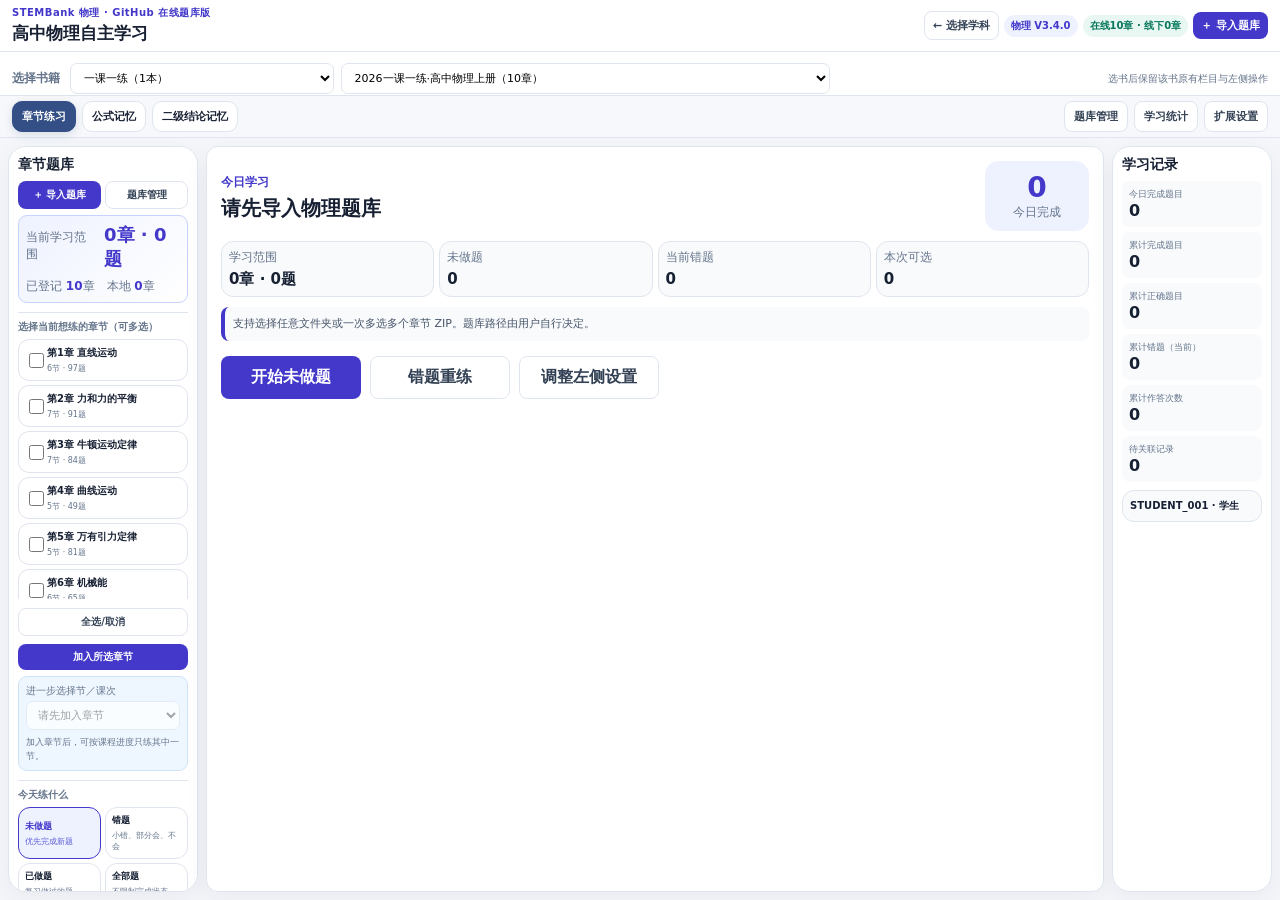
<file: 学科/物理/index.html>
﻿<!doctype html>
<html lang="zh-CN">
<head>
  <meta charset="utf-8">
  <meta name="viewport" content="width=device-width,initial-scale=1,viewport-fit=cover">
  <meta name="theme-color" content="#4338ca">
<title>STEMBank 高中物理自主学习 V3.4.0</title>
  <link rel="manifest" href="app.webmanifest">
  <style>
    :root{--indigo:#4338ca;--indigo2:#eef2ff;--ink:#172033;--muted:#64748b;--line:#dfe5ee;--bg:#f4f6fa;--green:#08785d;--amber:#a95f12;--red:#b42318;--blue:#155eef}
    *{box-sizing:border-box}html,body{min-height:100%}body{margin:0;background:var(--bg);color:var(--ink);font-family:"Microsoft YaHei","PingFang SC",system-ui,sans-serif}
    button,select,input,textarea{font:inherit}button{cursor:pointer}.hidden{display:none!important}
    .top{position:sticky;top:0;z-index:20;background:#fff;border-bottom:1px solid var(--line);padding:12px 20px;display:flex;align-items:center;justify-content:space-between;gap:14px}
    .top h1{margin:2px 0 0;font-size:20px}.eyebrow{margin:0;color:var(--indigo);font-size:12px;font-weight:700;letter-spacing:.05em}.top-actions{display:flex;gap:8px;align-items:center;flex-wrap:wrap;justify-content:flex-end}
    .pill{background:var(--indigo2);color:var(--indigo);padding:7px 10px;border-radius:999px;font-weight:700;font-size:12px}.pill.ok{background:#e8f7f1;color:var(--green)}.pill.warn{background:#fff4e5;color:var(--amber)}
    .layout{max-width:1540px;margin:18px auto;display:grid;grid-template-columns:300px minmax(0,1fr) 270px;gap:16px;padding:0 16px}.card{background:#fff;border:1px solid var(--line);border-radius:18px;box-shadow:0 8px 26px rgba(30,41,59,.05)}
    .sidebar{padding:17px;align-self:start;position:sticky;top:80px}.sidebar h2{font-size:17px;margin:0 0 14px}.section-title{font-size:13px;color:var(--muted);font-weight:700;margin:18px 0 8px;border-top:1px solid var(--line);padding-top:14px}
    .field{display:block;margin:10px 0}.field span{display:block;color:var(--muted);font-size:13px;margin-bottom:5px}.field select,.field input{width:100%;padding:10px;border:1px solid var(--line);border-radius:10px;background:#fff}
    .modes{display:grid;grid-template-columns:repeat(3,1fr);background:#f1f5f9;padding:4px;border-radius:11px;gap:4px}.modes button{border:0;background:transparent;padding:8px 4px;border-radius:8px}.modes button.on{background:#fff;color:var(--indigo);box-shadow:0 2px 8px #cbd5e1}
    .btn{border:0;border-radius:11px;padding:10px 14px;font-weight:700}.primary{background:var(--indigo);color:#fff}.secondary{background:#eef2f7;color:#334155}.outline{background:#fff;border:1px solid var(--line);color:#334155}.danger{background:#fff1f0;color:var(--red);border:1px solid #ffd3cf}.wide{width:100%}.btn-row{display:flex;gap:8px;flex-wrap:wrap}.btn-row .btn{flex:1;min-width:120px}.small{padding:7px 10px;font-size:13px}
    .status-box{background:#f8fafc;border:1px solid var(--line);border-radius:12px;padding:11px;margin:8px 0;font-size:13px;line-height:1.6}.status-box b{display:block;color:var(--ink)}.status-line{display:flex;justify-content:space-between;gap:8px}.status-line span:first-child{color:var(--muted)}
    .question{min-height:720px;display:flex;flex-direction:column;overflow:hidden}.qhead{padding:17px 21px;border-bottom:1px solid var(--line);display:flex;justify-content:space-between;align-items:center;gap:12px}.tags{display:flex;gap:7px;flex-wrap:wrap;justify-content:flex-end}.tag{font-size:12px;padding:5px 9px;border-radius:999px;background:var(--indigo2);color:var(--indigo)}.tag.warn{background:#fff1d6;color:#8b5200}
    .qbody{padding:22px;flex:1}.knowledge{font-size:13px;color:var(--muted);margin-bottom:16px}.knowledge b{color:var(--ink);margin-left:8px}.stem{font-size:17px;line-height:1.8;margin-bottom:14px}.source-img{display:block;max-width:100%;height:auto;margin:12px auto;border-radius:10px;border:1px solid #edf0f5;background:#fff}.paper{background:#f8fafc;border:1px dashed #cbd5e1;padding:16px;border-radius:12px;color:#475569}.answer{margin-top:18px;border-radius:14px;background:#f8fafc;padding:17px;border-left:4px solid var(--indigo)}.answer img{max-width:100%;display:block;margin:10px auto}.answer details{margin-top:10px}.rate{display:grid;grid-template-columns:repeat(4,1fr);gap:8px;margin-top:14px}.rate button{border:1px solid var(--line);background:#fff;border-radius:10px;padding:10px}.rate button.on{border-color:var(--indigo);background:var(--indigo2);color:var(--indigo)}
    .qfoot{padding:14px 20px;border-top:1px solid var(--line);display:flex;justify-content:space-between;gap:10px;flex-wrap:wrap}.metrics{display:grid;gap:9px}.metric{background:#f8fafc;border-radius:12px;padding:11px}.metric span{display:block;color:var(--muted);font-size:12px}.metric b{font-size:22px}.tools{display:grid;gap:8px;margin-top:12px}.tools .btn{text-align:left}
    .chapter-list{display:grid;gap:7px;max-height:330px;overflow:auto;margin-top:10px}.chapter-item{border:1px solid var(--line);background:#fff;border-radius:11px;padding:10px;text-align:left}.chapter-item.on{border-color:var(--indigo);background:var(--indigo2)}.chapter-item b{display:block}.chapter-item small{display:block;color:var(--muted);margin-top:4px}.chapter-state{float:right;font-size:11px;border-radius:999px;padding:3px 7px;background:#eef2f7;color:#475569}.chapter-state.local{background:#e8f7f1;color:var(--green)}.chapter-state.remote{background:#edf4ff;color:var(--blue)}.chapter-state.update{background:#fff4e5;color:var(--amber)}
    .notice{position:fixed;left:50%;bottom:24px;transform:translateX(-50%);background:#172033;color:#fff;padding:11px 17px;border-radius:10px;z-index:50;box-shadow:0 8px 30px #64748b;max-width:min(760px,90vw);text-align:center}
    dialog{border:0;border-radius:18px;padding:0;box-shadow:0 24px 90px rgba(15,23,42,.28);width:min(760px,92vw);max-height:86vh}dialog::backdrop{background:rgba(15,23,42,.48)}.modal-head{padding:18px 21px;border-bottom:1px solid var(--line);display:flex;justify-content:space-between;align-items:center}.modal-body{padding:20px;overflow:auto;max-height:62vh}.modal-foot{padding:14px 20px;border-top:1px solid var(--line);display:flex;justify-content:flex-end;gap:8px;flex-wrap:wrap}.close-x{border:0;background:transparent;font-size:22px;color:var(--muted)}
    .progress{height:9px;background:#e2e8f0;border-radius:999px;overflow:hidden;margin:12px 0}.progress i{display:block;height:100%;background:var(--indigo);width:0;transition:width .2s}.progress-text{font-size:13px;color:var(--muted);min-height:20px}.import-grid{display:grid;grid-template-columns:repeat(3,1fr);gap:10px}.import-card{border:1px solid var(--line);border-radius:14px;padding:14px;background:#fff}.import-card h3{font-size:15px;margin:0 0 7px}.import-card p{font-size:13px;color:var(--muted);line-height:1.55;min-height:60px}.table-wrap{overflow:auto}.data-table{border-collapse:collapse;width:100%;font-size:13px}.data-table th,.data-table td{border-bottom:1px solid var(--line);padding:9px;text-align:left;vertical-align:top}.data-table th{color:var(--muted);font-weight:700;background:#f8fafc}.alert{padding:12px;border-radius:11px;margin:10px 0;line-height:1.6;font-size:13px}.alert.info{background:#edf4ff;color:#1849a9}.alert.warn{background:#fff7e8;color:#8b5200}.alert.error{background:#fff1f0;color:#9b2119}.alert.ok{background:#eaf8f2;color:#07634d}
    .empty{display:grid;place-items:center;min-height:540px;text-align:center;color:var(--muted);padding:30px}.empty .symbol{font-size:48px;color:var(--indigo);margin-bottom:10px}.meta-mini{font-size:12px;color:var(--muted);line-height:1.6}.record-path{word-break:break-all}
    @media(max-width:1050px){.layout{grid-template-columns:1fr}.sidebar{position:static}.question{min-height:640px}.import-grid{grid-template-columns:1fr}.top{align-items:flex-start}.rate{grid-template-columns:repeat(2,1fr)}}

    /* V2.1.1 */
    .chapter-check{display:grid;grid-template-columns:24px minmax(0,1fr) auto;gap:9px;align-items:center;border:1px solid var(--line);background:#fff;border-radius:11px;padding:10px;cursor:pointer}
    .chapter-check:hover{border-color:#a5b4fc;background:#fafaff}.chapter-check input{width:18px;height:18px;accent-color:var(--indigo)}
    .chapter-check b{display:block}.chapter-check small{display:block;color:var(--muted);margin-top:3px}.chapter-check .chapter-state{float:none}
    .active-package-list{display:grid;gap:7px;max-height:230px;overflow:auto}.active-package{display:grid;grid-template-columns:minmax(0,1fr) auto;gap:7px;align-items:center;padding:9px 10px;border-radius:11px;background:#eefbf6;border:1px solid #ccecdf}.active-package.current{border-color:var(--indigo);background:var(--indigo2)}.active-package small{display:block;color:var(--muted);margin-top:3px}.active-actions{display:flex;gap:5px}
    .operation-box{border:1px solid #c7d2fe;background:linear-gradient(135deg,#eef2ff,#fff);border-radius:14px;padding:12px;margin:10px 0}.operation-box b{display:block;margin-bottom:8px;color:var(--indigo)}
    .stats-head{display:grid;grid-template-columns:repeat(4,1fr);gap:9px;margin-bottom:14px}.stats-head .metric{border:1px solid var(--line)}
    .data-table td.num,.data-table th.num{text-align:right;white-space:nowrap}.progress-cell{min-width:120px}.mini-bar{height:7px;border-radius:999px;background:#e2e8f0;overflow:hidden;margin-top:5px}.mini-bar i{display:block;height:100%;background:var(--indigo)}
    .subtle{font-size:12px;color:var(--muted);line-height:1.55}.empty-compact{padding:12px;text-align:center;color:var(--muted);border:1px dashed var(--line);border-radius:11px}
    @media(max-width:700px){.stats-head{grid-template-columns:repeat(2,1fr)}.top-actions .pill{display:none}.chapter-check{grid-template-columns:24px minmax(0,1fr)}}

    /* V2.1.1：压缩题库区域 */
    .compact-actions{display:grid;grid-template-columns:1fr 1fr;gap:8px;margin-bottom:10px}
    .scope-summary{border:1px solid #c7d2fe;background:linear-gradient(135deg,#eef2ff,#fff);border-radius:13px;padding:11px 12px}
    .scope-summary>div:first-child{display:flex;align-items:baseline;justify-content:space-between;gap:10px}.scope-summary span{font-size:12px;color:var(--muted)}.scope-summary>div:first-child b{font-size:18px;color:var(--indigo)}
    .scope-meta{display:flex;gap:12px;margin-top:7px;flex-wrap:wrap}.scope-meta b{font-size:12px;color:var(--indigo)}
    #availablePackageSection .chapter-list{max-height:260px}.sidebar{padding:15px}.section-title{margin-top:14px}

    /* V2.1.1：儿童友好选题与紧凑工作区 */
    .question{min-height:0;align-self:start}.question.practice-running{min-height:calc(100vh - 118px)}
    .quick-scope{display:grid;grid-template-columns:1fr 1fr;gap:8px}.quick-scope button{border:1px solid var(--line);background:#fff;border-radius:12px;padding:10px;text-align:left;color:var(--ink)}.quick-scope button b,.quick-scope button small{display:block}.quick-scope button small{font-size:11px;color:var(--muted);margin-top:3px}.quick-scope button.on{border-color:var(--indigo);background:var(--indigo2);color:var(--indigo)}.quick-scope button.on small{color:#5b5bd6}
    .compact-title{margin-top:12px;padding-top:10px}.difficulty-picks{display:grid;grid-template-columns:1fr 1fr;gap:8px}.difficulty-picks label{display:flex;align-items:center;gap:8px;border:1px solid var(--line);border-radius:11px;padding:9px;background:#fff;cursor:pointer}.difficulty-picks input{width:17px;height:17px;accent-color:var(--indigo)}.difficulty-picks b,.difficulty-picks small{display:block}.difficulty-picks small{font-size:11px;color:var(--muted);margin-top:2px}
    .practice-options{display:grid;grid-template-columns:1fr 1fr;gap:8px}.modes.two{grid-template-columns:1fr 1fr}.advanced-filter{border:1px solid var(--line);border-radius:11px;padding:9px 10px;margin:8px 0;background:#fafbfc}.advanced-filter summary{cursor:pointer;color:var(--muted);font-size:12px;font-weight:700}.advanced-filter[open] summary{color:var(--indigo);margin-bottom:8px}.range-summary{display:grid;grid-template-columns:1fr auto;align-items:baseline;border:1px solid #c7d2fe;background:#f5f7ff;border-radius:11px;padding:9px 11px;margin:10px 0}.range-summary>span{font-size:12px;color:var(--muted)}.range-summary>b{font-size:18px;color:var(--indigo)}.range-summary small{grid-column:1/-1;color:var(--muted);margin-top:3px}.begin-large{padding:12px;font-size:16px}
    .study-dashboard{padding:22px}.dashboard-head{display:flex;justify-content:space-between;align-items:center;gap:16px}.dashboard-eyebrow{font-size:12px;color:var(--indigo);font-weight:700}.dashboard-head h2{margin:4px 0 0;font-size:20px}.today-progress{min-width:104px;text-align:center;background:var(--indigo2);border-radius:14px;padding:10px}.today-progress b,.today-progress span{display:block}.today-progress b{font-size:28px;color:var(--indigo)}.today-progress span{font-size:12px;color:var(--muted)}
    .dashboard-metrics{display:grid;grid-template-columns:repeat(4,1fr);gap:9px;margin:18px 0}.dashboard-metrics>div{border:1px solid var(--line);background:#f8fafc;border-radius:12px;padding:11px}.dashboard-metrics span,.dashboard-metrics b{display:block}.dashboard-metrics span{font-size:12px;color:var(--muted)}.dashboard-metrics b{font-size:18px;margin-top:4px}.dashboard-note{background:#f8fafc;border-left:4px solid var(--indigo);border-radius:8px;padding:11px 13px;color:#475569;line-height:1.6}.dashboard-actions{display:flex;gap:9px;flex-wrap:wrap;margin-top:15px}.dashboard-actions .btn{min-width:140px}.question:not(.practice-running) .study-dashboard{min-height:0}
    @media(max-width:700px){.quick-scope,.difficulty-picks,.practice-options{grid-template-columns:1fr}.dashboard-metrics{grid-template-columns:1fr 1fr}.dashboard-head{align-items:flex-start}.dashboard-actions .btn{width:100%}}


    /* V2.1.2 学习记录保存目录 */
    .record-location-grid{display:grid;grid-template-columns:1fr 1fr;gap:12px}.record-location-card{border:1px solid var(--line);border-radius:14px;padding:14px;background:#fff}.record-location-card h3{margin:0 0 8px;font-size:15px}.record-location-card p{margin:0;color:var(--muted);font-size:13px;line-height:1.65}.record-status{display:grid;gap:8px;margin-top:14px}.record-status-row{display:grid;grid-template-columns:120px minmax(0,1fr);gap:10px;padding:9px 0;border-bottom:1px solid var(--line);font-size:13px}.record-status-row span:first-child{color:var(--muted)}.record-status-row b{word-break:break-all}.record-actions{display:flex;gap:8px;flex-wrap:wrap;margin-top:14px}.record-actions .btn{flex:1;min-width:150px}.verify-ok{color:var(--green)}.verify-warn{color:var(--amber)}.verify-error{color:var(--red)}
    @media(max-width:720px){.record-location-grid{grid-template-columns:1fr}.record-status-row{grid-template-columns:1fr;gap:3px}}


    /* V2.2.0 多学习板块导航 */
    .physics-module-tabs{position:sticky;top:69px;z-index:19;display:flex;align-items:center;justify-content:space-between;gap:18px;padding:10px 24px;background:#f7f8fb;border-bottom:1px solid var(--line)}
    .physics-module-tabs-left,.physics-module-tabs-right{display:flex;align-items:center;gap:8px;flex-wrap:wrap}
    .physics-module-tabs-right{margin-left:auto;justify-content:flex-end}
    .physics-module-tab{border:1px solid var(--line);background:#fff;color:var(--ink);border-radius:10px;padding:9px 14px;font-weight:700}
    .physics-module-tab.on{background:#334f85;color:#fff;border-color:#334f85;box-shadow:0 3px 10px rgba(51,79,133,.16)}
    .memory-layout{max-width:1540px;margin:18px auto;display:grid;grid-template-columns:300px minmax(0,1fr) 270px;gap:16px;padding:0 16px}
    .memory-question-card{min-height:0;align-self:start}
    .memory-practice-panel{display:flex;flex-direction:column;min-height:calc(100vh - 160px)}
    .memory-direction-modes{grid-template-columns:repeat(3,1fr)}
    .memory-prompt-label{font-size:13px;color:var(--muted);font-weight:700;margin-bottom:8px}
    .memory-prompt{font-size:24px;line-height:1.75;padding:18px;border-radius:14px;background:#f8fafc;border:1px solid var(--line);white-space:pre-wrap;word-break:break-word}
    .memory-scratch{width:100%;margin-top:15px;border:1px solid var(--line);border-radius:12px;padding:13px;resize:vertical;line-height:1.7;background:#fff}
    .memory-answer-content{font-size:18px;line-height:1.8;white-space:pre-wrap;word-break:break-word}
    .memory-answer-meta{margin-top:12px;padding-top:10px;border-top:1px solid var(--line);color:var(--muted);font-size:13px;line-height:1.65}
    .memory-rate{display:grid;grid-template-columns:repeat(4,1fr);gap:8px;margin-top:14px}
    .memory-rate button{border:1px solid var(--line);background:#fff;border-radius:10px;padding:10px}
    .memory-rate button.on{border-color:var(--indigo);background:var(--indigo2);color:var(--indigo)}
    .memory-record-sidebar{align-self:start;position:sticky;top:132px}
    .memory-sidebar{top:132px}
    @media(max-width:1050px){
      .physics-module-tabs{top:0;position:relative;padding:9px 16px}
      .memory-layout{grid-template-columns:1fr}
      .memory-sidebar,.memory-record-sidebar{position:static}
      .memory-practice-panel{min-height:560px}
    }
    @media(max-width:700px){
      .physics-module-tabs{align-items:flex-start;gap:8px}
      .physics-module-tabs-left,.physics-module-tabs-right{width:100%}
      .physics-module-tabs-right{margin-left:0;justify-content:flex-end}
      .memory-direction-modes{grid-template-columns:1fr}
      .memory-rate{grid-template-columns:repeat(2,1fr)}
    }
    .catalog-selectors{display:grid;gap:9px;margin:12px 0}.catalog-selectors .field{margin:0}.lesson-picker{margin:14px 0 4px;padding:12px;border-radius:12px;background:#eef7ff;border:1px solid #cfe3f7}.lesson-picker .field{margin:0}.lesson-picker small{display:block;margin-top:6px;color:var(--muted);line-height:1.5}.home-link{text-decoration:none}
    .pad-tools-grid{display:grid;grid-template-columns:1fr 1fr;gap:8px}.pad-tools-grid .btn{font-size:12px;padding:9px}.pad-tools-group{margin-bottom:14px;padding:12px;border:1px solid var(--line);border-radius:12px}.pad-tools-group h3{margin:0 0 5px;font-size:14px}.pad-tools-group p{margin:0 0 9px;color:var(--muted);font-size:12px;line-height:1.55}
    @media(orientation:landscape) and (min-width:1061px){
      html,body{height:100%}body{overflow:hidden}.top{position:relative;height:52px;padding:7px 12px}.top h1{font-size:17px}.eyebrow{font-size:10px}.top-actions{gap:5px}.top-actions .pill{padding:4px 7px;font-size:10px}.top-actions .btn{padding:6px 8px;font-size:11px}#recordPill,#openSettings{display:none}
      .physics-module-tabs{position:relative;top:auto;height:42px;padding:5px 12px;gap:6px}.physics-module-tabs-left,.physics-module-tabs-right{gap:6px}.physics-module-tab,.physics-module-tabs .btn{padding:7px 9px;font-size:11px}
      .layout,.memory-layout{width:100%;max-width:none;height:calc(100dvh - 138px);margin:0;padding:8px;display:grid;grid-template-columns:clamp(165px,15.5vw,190px) minmax(0,1fr) clamp(140px,12.5vw,160px);gap:8px;overflow:hidden}
      .sidebar,.memory-sidebar,.memory-record-sidebar{position:static;top:auto;align-self:stretch;min-width:0;min-height:0;overflow:auto;padding:9px;font-size:11px;scrollbar-width:thin}.sidebar h2{font-size:14px;margin-bottom:7px}.section-title{font-size:10px;margin:9px 0 5px;padding-top:7px}.field{margin:6px 0}.field span{font-size:10px;margin-bottom:3px}.field select,.field input{padding:6px 7px;border-radius:7px;font-size:11px}.btn{border-radius:8px}.small{padding:6px 7px;font-size:10px}.compact-actions{gap:4px;margin-bottom:6px}.catalog-selectors{gap:4px;margin:6px 0}.lesson-picker,.scope-summary{padding:7px;margin:6px 0;border-radius:9px}.lesson-picker small{font-size:9px}.chapter-list{max-height:210px;gap:4px;margin-top:5px}.chapter-check{grid-template-columns:18px minmax(0,1fr);gap:4px;padding:6px;font-size:10px}.chapter-check input{width:15px;height:15px}.chapter-check small{font-size:8px}.chapter-check .chapter-state{display:none}.quick-scope{gap:4px}.quick-scope button{padding:6px;font-size:9px}.quick-scope button small{font-size:8px}.difficulty-picks,.practice-options{grid-template-columns:1fr;gap:4px}.difficulty-picks label{padding:6px;font-size:9px}.advanced-filter{padding:6px;margin:5px 0}.range-summary{padding:6px;margin:6px 0}.range-summary>b{font-size:14px}.begin-large{padding:8px;font-size:12px}
      .question,.memory-question-card{min-height:0;height:100%;align-self:stretch;border-radius:12px}.question.practice-running{min-height:0}.qhead{padding:8px 11px}.tag{font-size:9px;padding:3px 6px}.qbody{padding:11px 14px;min-height:0;overflow:auto;scrollbar-width:thin}.knowledge{font-size:11px;margin-bottom:8px}.stem{font-size:15px;line-height:1.7}.source-img{margin:7px auto}.answer{margin-top:10px;padding:11px}.qfoot{padding:7px 9px;gap:5px}.qfoot .btn{padding:7px 9px;font-size:10px}.study-dashboard{padding:14px}.dashboard-metrics{gap:5px;margin:10px 0}.dashboard-metrics>div{padding:7px}.dashboard-metrics b{font-size:15px}.dashboard-note{padding:8px;font-size:11px}.memory-practice-panel{min-height:0;height:100%}
      .metrics{gap:5px}.metric{padding:7px;border-radius:8px}.metric span{font-size:9px}.metric b{font-size:16px}.sidebar>.status-box .meta-mini,.memory-record-sidebar>.status-box .meta-mini{display:none}.status-box{padding:7px;font-size:10px}.sidebar>.tools,.memory-record-sidebar>.tools{display:none}
    }

    /* V3.3.0 书籍优先：保留各书原有工作区 */
    .subject-bookbar{height:44px;background:#fff;border-bottom:1px solid var(--line);display:grid;grid-template-columns:auto minmax(420px,760px) 1fr;align-items:center;gap:10px;padding:5px 16px}.subject-bookbar-title{font-size:12px;font-weight:800;color:var(--muted);white-space:nowrap}.subject-bookbar .catalog-selectors{display:grid;grid-template-columns:minmax(150px,.7fr) minmax(220px,1.3fr);gap:7px}.subject-bookbar .field{margin:0}.subject-bookbar .field span{display:none}.subject-bookbar .field select{padding:7px 9px}.subject-bookbar-note{font-size:10px;color:var(--muted);text-align:right}.sidebar>.catalog-selectors{display:none}
    @media(max-width:1050px){.subject-bookbar{height:auto;grid-template-columns:1fr;padding:8px 16px}.subject-bookbar .catalog-selectors{grid-template-columns:1fr}.subject-bookbar-note{display:none}}
    @media(orientation:landscape) and (min-width:1061px){.subject-bookbar{height:44px;padding:5px 12px}}

  </style>
</head>
<body>
<header class="top">
  <div><p class="eyebrow">STEMBank 物理 · GitHub 在线题库版</p><h1>高中物理自主学习</h1></div>
  <div class="top-actions">
    <a class="btn outline small home-link" href="../../index.html">← 选择学科</a>
    <span class="pill" id="versionPill">物理 V3.4.0</span>
    <span class="pill warn" id="rootPill">在线题库加载中</span>
    <span class="pill warn" id="recordPill">未设置记录保存目录</span>
    <button class="btn primary small" id="openImport">＋ 导入题库</button>
    <button class="btn outline small" id="openSettings">设置</button>
  </div>
</header>
<section class="subject-bookbar" aria-label="选择物理书籍">
  <span class="subject-bookbar-title">选择书籍</span>
  <div class="catalog-selectors" aria-label="物理题库选择">
    <label class="field"><span>题库大类</span><select id="physicsLibrarySelect"><option value="">正在读取在线目录…</option></select></label>
    <label class="field"><span>书籍</span><select id="physicsBookSelect"><option value="">请先选择题库大类</option></select></label>
  </div>
  <span class="subject-bookbar-note">选书后保留该书原有栏目与左侧操作</span>
</section>
<nav class="physics-module-tabs" aria-label="物理学习板块">
  <div class="physics-module-tabs-left">
    <button type="button" class="physics-module-tab on" data-physics-module="chapter_practice" title="章节、专项、综合练习卷和试卷练习">章节练习</button>
    <button type="button" class="physics-module-tab" data-physics-module="formula_memory">公式记忆</button>
    <button type="button" class="physics-module-tab" data-physics-module="secondary_conclusion_memory">二级结论记忆</button>
  </div>
  <div class="physics-module-tabs-right">
    <button class="btn outline small" id="openPackageManager">题库管理</button>
    <button class="btn outline small" id="openStats">学习统计</button>
    <button class="btn outline small" id="openPadTools">扩展设置</button>
  </div>
</nav>

<main id="chapterPracticeView" class="layout physics-module-view">
  <aside class="card sidebar">
    <h2>章节题库</h2>
    <div class="compact-actions">
      <button class="btn primary small" id="openImportSide">＋ 导入题库</button>
      <button class="btn outline small" id="openPackageManagerSide">题库管理</button>
    </div>
    <div class="scope-summary">
      <div><span>当前学习范围</span><b id="activeScopeSummary">0章 · 0题</b></div>
      <div class="scope-meta">
        <span>已登记 <b id="packageCount">0</b>章</span>
        <span>本地 <b id="localPackageCount">0</b>章</span>
        <span class="hidden">学习范围 <b id="activePackageCount">0</b>章</span>
        <span class="hidden">资源 <b id="currentChapterName">无</b></span>
      </div>
    </div>
    <div id="availablePackageSection">
      <div class="section-title">选择当前想练的章节（可多选）</div>
      <div class="chapter-list" id="chapterList"></div>
      <div class="btn-row" style="margin-top:9px"><button class="btn outline small" id="selectAllChapters">全选/取消</button><button class="btn primary small" id="loadChapter">加入所选章节</button></div>
    </div>

    <div class="lesson-picker">
      <label class="field"><span>进一步选择节／课次</span><select id="physicsLessonSelect" disabled><option value="all">请先加入章节</option></select></label>
      <small id="physicsLessonHint">加入章节后，可按课程进度只练其中一节。</small>
    </div>

    <div class="section-title">今天练什么</div>
    <div class="quick-scope" id="quickScope">
      <button type="button" data-quick-scope="unseen_only" class="on"><b>未做题</b><small>优先完成新题</small></button>
      <button type="button" data-quick-scope="wrong_only"><b>错题</b><small>小错、部分会、不会</small></button>
      <button type="button" data-quick-scope="done_only"><b>已做题</b><small>复习做过的题</small></button>
      <button type="button" data-quick-scope="all"><b>全部题</b><small>不限制完成状态</small></button>
    </div>
    <div class="section-title compact-title">难度</div>
    <div class="difficulty-picks">
      <label><input type="checkbox" id="difficulty0" value="0" checked><span><b>未定级</b><small>待后续标注</small></span></label>
      <label><input type="checkbox" id="difficulty2" value="2" checked><span><b>基础题</b><small>难度2</small></span></label>
      <label><input type="checkbox" id="difficulty3" value="3" checked><span><b>提升题</b><small>难度3</small></span></label>
    </div>
    <div class="practice-options">
      <label class="field"><span>本次题量</span><select id="practiceLimit"><option value="10">10题</option><option value="20" selected>20题</option><option value="30">30题</option><option value="50">50题</option><option value="0">全部符合题目</option></select></label>
      <label class="field"><span>出题顺序</span><div class="modes two"><button type="button" data-mode="sequence" class="on">顺序</button><button type="button" data-mode="random">随机</button></div></label>
    </div>
    <details class="advanced-filter">
      <summary>高级筛选：知识点、题型和显示方式</summary>
      <label class="field"><span>知识点</span><select id="knowledge"><option value="all">全部知识点</option></select></label>
      <label class="field"><span>题型</span><select id="type"><option value="all">全部题型</option></select></label>
      <label class="field"><span>显示方式</span><select id="display"><option value="all">全部显示方式</option></select></label>
    </details>
    <select id="questionScope" class="hidden" aria-hidden="true"><option value="unseen_only">仅未做题目</option><option value="wrong_only">当前错题</option><option value="done_only">仅已做题目</option><option value="all">全部题目</option><option value="unseen_first">优先未做</option></select>
    <div class="range-summary"><span>符合条件</span><b><span id="rangeCount">0</span>题</b><small id="rangeDetail">请选择学习范围</small></div>
    <button class="btn primary wide begin-large" id="begin">开始练习</button>
  </aside>

  <section class="card question">
    <div id="emptyState" class="study-dashboard">
      <div class="dashboard-head"><div><span class="dashboard-eyebrow">今日学习</span><h2 id="dashboardTitle">准备开始今天的练习</h2></div><div class="today-progress"><b id="dashboardToday">0</b><span>今日完成</span></div></div>
      <div class="dashboard-metrics">
        <div><span>学习范围</span><b id="dashboardScope">0章 · 0题</b></div>
        <div><span>未做题</span><b id="dashboardUnseen">0</b></div>
        <div><span>当前错题</span><b id="dashboardWrong">0</b></div>
        <div><span>本次可选</span><b id="dashboardAvailable">0</b></div>
      </div>
      <div class="dashboard-note" id="dashboardNote">导入题库并加入学习范围后，可直接选择未做题、错题或不同难度开始练习。</div>
      <div class="dashboard-actions">
        <button class="btn primary" id="dashboardStartUnseen">开始未做题</button>
        <button class="btn outline" id="dashboardStartWrong">错题重练</button>
        <button class="btn outline" id="dashboardAdjust">调整左侧设置</button>
      </div>
    </div>
    <div id="practiceView" class="hidden" style="display:flex;flex-direction:column;min-height:0">
      <div class="qhead"><b id="position">第0/0题</b><div class="tags" id="tags"></div></div>
      <div class="qbody"><div class="knowledge" id="knowledgeLine"></div><div class="stem" id="stem"></div><div id="images"></div><div id="response"></div><div id="answerPanel" class="answer hidden"></div></div>
      <footer class="qfoot"><button class="btn secondary" id="prev">上一题</button><div class="btn-row"><button class="btn outline" id="reportError">题目有误</button><button class="btn secondary" id="skip">暂不确定</button><button class="btn primary" id="submit">查看答案</button></div></footer>
    </div>
  </section>

  <aside class="card sidebar">
    <h2>学习记录</h2>
    <div class="metrics">
      <div class="metric"><span>今日完成题目</span><b id="todayCount">0</b></div>
      <div class="metric"><span>累计完成题目</span><b id="cumulativeCompletedCount">0</b></div>
      <div class="metric"><span>累计正确题目</span><b id="correctCount">0</b></div>
      <div class="metric"><span>累计错题（当前）</span><b id="cumulativeWrongCount">0</b></div>
      <div class="metric"><span>累计作答次数</span><b id="attemptCount">0</b></div>
      <div class="metric"><span>待关联记录</span><b id="pendingCount">0</b></div>
      <b id="reviewCount" class="hidden">0</b>
    </div>
    <div class="status-box">
      <b id="profileLine">STUDENT_001 · 学生</b>
      <div class="meta-mini" id="deviceLine">设备：未初始化</div>
      <div class="meta-mini record-path" id="savePathLine">保存：浏览器 IndexedDB</div>
      <div class="meta-mini" id="lastSavedLine">最近落盘：尚未</div><div class="meta-mini" id="autoBackupLine">最近自动备份：尚未</div>
      <div class="meta-mini" id="cloudSyncLine">GitHub记录同步：未连接</div>
    </div>
    <div class="tools">
      <button class="btn primary" id="backupNow">立即备份学习记录</button>
      <button class="btn outline" id="openRecordLocation">设置学习记录保存目录</button>
      <button class="btn outline" id="testRecordLocation">测试保存目录</button>
      <button class="btn outline" id="exportJson">下载记录 JSON</button>
      <button class="btn outline" id="openCloudSync">GitHub记录同步</button>
      <button class="btn outline" id="importRecord">导入并合并记录</button>
      <button class="btn outline" id="exportCsv">导出学习汇总 CSV</button>
      <button class="btn outline" id="exportFeedback">导出题目反馈 CSV</button>
      <button class="btn outline" id="openStatsSide">查看题库学习统计</button>
    </div>
  </aside>
</main>

<main id="memoryPracticeView" class="memory-layout physics-module-view hidden">
  <aside class="card sidebar memory-sidebar">
    <h2 id="memoryModuleTitle">公式记忆</h2>
    <div class="alert info" id="memoryModuleIntro">通过“名称/条件 → 公式”和“公式 → 名称/条件”进行双向回忆。</div>

    <label class="field">
      <span id="memoryLibraryLabel">记忆资料库</span>
      <select id="memoryLibrarySelect"><option value="">尚未导入对应题库</option></select>
    </label>
    <label class="field">
      <span id="memoryPackageLabel">章节／专题包</span>
      <select id="memoryPackageSelect"><option value="">尚未导入对应题库</option></select>
    </label>

    <div class="section-title">回忆方向</div>
    <div class="modes memory-direction-modes" id="memoryDirectionModes">
      <button type="button" class="on" data-memory-direction="mixed">双向混合</button>
      <button type="button" data-memory-direction="forward" id="memoryForwardButton">提示 → 内容</button>
      <button type="button" data-memory-direction="reverse" id="memoryReverseButton">内容 → 条件</button>
    </div>

    <label class="field">
      <span>练习范围</span>
      <select id="memoryScopeSelect">
        <option value="new_wrong" selected>未做＋当前错项</option>
        <option value="new">仅未做</option>
        <option value="wrong">仅当前错项</option>
        <option value="mastered">已掌握</option>
        <option value="all">全部项目</option>
      </select>
    </label>

    <div class="practice-options">
      <label class="field">
        <span>本次数量</span>
        <select id="memoryLimitSelect">
          <option value="10">10项</option>
          <option value="20" selected>20项</option>
          <option value="30">30项</option>
          <option value="50">50项</option>
          <option value="0">全部符合项目</option>
        </select>
      </label>
      <label class="field">
        <span>出题顺序</span>
        <div class="modes two" id="memoryOrderModes">
          <button type="button" class="on" data-memory-order="sequence">顺序</button>
          <button type="button" data-memory-order="random">随机</button>
        </div>
      </label>
    </div>

    <div class="range-summary">
      <span>符合条件</span>
      <b><span id="memoryRangeCount">0</span>项</b>
      <small id="memoryRangeDetail">请先导入相应的物理记忆题库 ZIP</small>
    </div>
    <button class="btn primary wide begin-large" id="beginMemoryPractice">开始记忆练习</button>

    <div class="section-title">题库操作</div>
    <div class="btn-row">
      <button class="btn outline small" id="memoryImportButton">导入题库</button>
      <button class="btn outline small" id="memoryManageButton">题库管理</button>
    </div>
  </aside>

  <section class="card question memory-question-card">
    <div id="memoryDashboard" class="study-dashboard">
      <div class="dashboard-head">
        <div><span class="dashboard-eyebrow" id="memoryDashboardEyebrow">公式记忆</span><h2 id="memoryDashboardTitle">准备开始记忆练习</h2></div>
        <div class="today-progress"><b id="memoryDashboardToday">0</b><span>今日完成</span></div>
      </div>
      <div class="dashboard-metrics">
        <div><span>当前项目</span><b id="memoryDashboardTotal">0</b></div>
        <div><span>未做方向</span><b id="memoryDashboardNew">0</b></div>
        <div><span>当前错项</span><b id="memoryDashboardWrong">0</b></div>
        <div><span>已掌握方向</span><b id="memoryDashboardMastered">0</b></div>
      </div>
      <div class="dashboard-note" id="memoryDashboardNote">导入公式记忆或二级结论记忆 ZIP 后，可按章节、方向和状态开始练习。</div>
    </div>

    <div id="memoryPracticePanel" class="hidden memory-practice-panel">
      <div class="qhead">
        <b id="memoryPosition">第 0 / 0 项</b>
        <div class="tags" id="memoryTags"></div>
      </div>
      <div class="qbody">
        <div class="knowledge" id="memoryKnowledgeLine"></div>
        <div class="memory-prompt-label" id="memoryPromptLabel">请回忆</div>
        <div class="memory-prompt" id="memoryPrompt"></div>
        <div id="memoryPromptAssets"></div>
        <textarea id="memoryScratchInput" class="memory-scratch" rows="5" placeholder="可在这里输入，也可以在纸上完成；输入内容仅供本次核对，不写入学习记录。"></textarea>
        <div id="memoryAnswerPanel" class="answer hidden"></div>
      </div>
      <footer class="qfoot">
        <button class="btn secondary" id="memoryPrev">上一项</button>
        <div class="btn-row">
          <button class="btn secondary" id="memorySkip">跳过</button>
          <button class="btn primary" id="memoryReveal">查看答案并自评</button>
        </div>
      </footer>
    </div>
  </section>

  <aside class="card sidebar memory-record-sidebar">
    <h2 id="memoryRecordTitle">公式记忆记录</h2>
    <div class="metrics">
      <div class="metric"><span>今日完成项目</span><b id="memoryTodayCount">0</b></div>
      <div class="metric"><span>累计完成方向</span><b id="memoryCompletedCount">0</b></div>
      <div class="metric"><span>累计正确方向</span><b id="memoryCorrectCount">0</b></div>
      <div class="metric"><span>累计错项（当前）</span><b id="memoryWrongCount">0</b></div>
      <div class="metric"><span>累计作答次数</span><b id="memoryAttemptCount">0</b></div>
      <div class="metric"><span>待关联记录</span><b id="memoryPendingCount">0</b></div>
    </div>
    <div class="status-box">
      <b id="memoryProfileLine">STUDENT_001 · 学生</b>
      <div class="meta-mini" id="memoryDeviceLine">设备：未初始化</div>
      <div class="meta-mini record-path" id="memorySavePathLine">保存：浏览器 IndexedDB</div>
      <div class="meta-mini" id="memoryLastSavedLine">最近落盘：尚未</div>
      <div class="meta-mini" id="memoryAutoBackupLine">最近自动备份：尚未</div>
    </div>
    <div class="tools">
      <button class="btn primary" id="memoryBackupNow">立即备份学习记录</button>
      <button class="btn outline" id="memoryOpenRecordLocation">设置学习记录保存目录</button>
      <button class="btn outline" id="memoryTestRecordLocation">测试保存目录</button>
      <button class="btn outline" id="memoryExportJson">下载记录 JSON</button>
      <button class="btn outline" id="memoryImportRecord">导入并合并记录</button>
      <button class="btn outline" id="memoryExportCsv">导出学习汇总 CSV</button>
      <button class="btn outline" id="memoryExportFeedback">导出题目反馈 CSV</button>
      <button class="btn outline" id="memoryOpenStats">查看题库学习统计</button>
    </div>
  </aside>
</main>

<input id="folderInput" type="file" webkitdirectory multiple hidden>
<input id="zipInput" type="file" accept=".zip,application/zip" multiple hidden>
<input id="recordInput" type="file" accept=".json,application/json" hidden>
<div id="notice" class="notice hidden"></div>

<dialog id="importDialog">
  <div class="modal-head"><b>导入题库</b><button class="close-x" data-close="importDialog">×</button></div>
  <div class="modal-body">
    <div class="import-grid">
      <div class="import-card"><h3>选择线下题库根目录</h3><p>推荐选择“题库/线下题库/物理”或其中某本书的目录，系统递归查找章节 ZIP。</p><button class="btn primary wide" id="chooseRoot">选择线下题库目录</button></div>
      <div class="import-card"><h3>选择线下题库文件夹</h3><p>Pad兼容模式：选择线下题库文件夹，递归扫描全部章节 ZIP 并缓存到浏览器。</p><button class="btn outline wide" id="chooseFolder">选择线下题库文件夹</button></div>
      <div class="import-card"><h3>GitHub 在线题库</h3><p id="onlineCatalogStatus">网页会自动读取在线目录；只下载学生选中的章节，并缓存到当前设备。</p><button class="btn primary wide" id="refreshOnlineCatalog">刷新在线目录</button></div>
      <div class="import-card"><h3>导入线下章节 ZIP</h3><p>可直接选择一个或多个本地章节 ZIP；首次导入后缓存在当前设备。</p><button class="btn outline wide" id="chooseZip">选择线下 ZIP</button></div>
    </div>
    <div class="progress hidden" id="importProgress"><i id="progressBar"></i></div><div class="progress-text" id="progressText"></div>
    <div id="importResult"></div>
  </div>
  <div class="modal-foot"><button class="btn secondary" data-close="importDialog">关闭</button></div>
</dialog>

<dialog id="settingsDialog">
  <div class="modal-head"><b>学习者与设备设置</b><button class="close-x" data-close="settingsDialog">×</button></div>
  <div class="modal-body">
    <label class="field"><span>学习者 ID（跨设备必须一致）</span><input id="profileIdInput" value="STUDENT_001"></label>
    <label class="field"><span>学习者名称</span><input id="profileNameInput" value="学生"></label>
    <label class="field"><span>设备名称</span><input id="deviceNameInput" value="PC"></label>
    <div class="alert warn">学习者 ID 变更后，其他设备的记录必须使用相同 ID 才能合并。不同学习者记录会被拒绝导入。</div>
  </div>
  <div class="modal-foot"><button class="btn secondary" data-close="settingsDialog">取消</button><button class="btn primary" id="saveSettings">保存设置</button></div>
</dialog>

<dialog id="cloudSyncDialog">
  <div class="modal-head"><b>GitHub 学习记录同步</b><button class="close-x" data-close="cloudSyncDialog">×</button></div>
  <div class="modal-body">
    <div class="alert info"><b>仅连接独立私有记录仓库</b><br>物理记录路径为 <code>records/physics/&lt;学习者ID&gt;/latest.json</code>。令牌只保存在本设备浏览器，不写入网页或题库仓库。</div>
    <div class="import-grid">
      <label class="field"><span>GitHub 用户/组织</span><input id="cloudOwnerInput" value="johnny025021" autocomplete="off"></label>
      <label class="field"><span>私有记录仓库</span><input id="cloudRepoInput" value="stembank-learning-records" autocomplete="off"></label>
      <label class="field"><span>分支</span><input id="cloudBranchInput" value="main" autocomplete="off"></label>
      <label class="field"><span>记录根目录</span><input id="cloudPrefixInput" value="records" autocomplete="off"></label>
      <label class="field"><span>细粒度访问令牌</span><input id="cloudTokenInput" type="password" autocomplete="off" placeholder="github_pat_…"></label>
      <label class="field field-wide"><span><input id="cloudRememberToken" type="checkbox" checked> 记住在这台个人设备上，实现下次打开自动同步</span></label>
    </div>
    <div class="status-box" id="cloudSyncDialogStatus"><b>尚未连接</b><small>首次由设备使用者填写令牌；不要在公共设备保存令牌。</small></div>
  </div>
  <div class="modal-foot"><button class="btn danger" id="disconnectCloudSync">断开连接</button><button class="btn outline" id="syncCloudNow">立即同步</button><button class="btn primary" id="saveCloudSync">保存并同步</button></div>
</dialog>

<dialog id="padToolsDialog" class="pad-tools-dialog">
  <div class="modal-head"><b>扩展设置</b><button class="close-x" id="closePadTools">×</button></div>
  <div class="modal-body">
    <section class="pad-tools-group"><h3>学习记录</h3><p>备份、迁移和导出工具集中在这里，右侧栏只保留学习数据。</p><div class="pad-tools-grid"><button class="btn primary" data-pad-target="backupNow">立即备份</button><button class="btn outline" data-pad-target="openRecordLocation">设置保存目录</button><button class="btn outline" data-pad-target="exportJson">分享／下载JSON</button><button class="btn outline" data-pad-target="importRecord">导入并合并</button><button class="btn outline" data-pad-target="exportCsv">导出学习汇总</button><button class="btn outline" data-pad-target="exportFeedback">导出题目反馈</button></div></section>
    <section class="pad-tools-group"><h3>同步与设备</h3><p>跨设备同步、学习者信息和题图显示设置。</p><div class="pad-tools-grid"><button class="btn outline" data-pad-target="openCloudSync">GitHub记录同步</button><button class="btn outline" data-pad-target="openSettings">学习者与设备</button><button class="btn outline" data-pad-target="testRecordLocation">测试保存目录</button><button class="btn outline" data-pad-target="openStats">学习统计</button></div></section>
  </div>
  <div class="modal-foot"><button class="btn secondary" id="closePadToolsFoot">关闭</button></div>
</dialog>

<dialog id="recordPreviewDialog">
  <div class="modal-head"><b>学习记录导入检查</b><button class="close-x" data-close="recordPreviewDialog">×</button></div>
  <div class="modal-body" id="recordPreviewBody"></div>
  <div class="modal-foot"><button class="btn secondary" data-close="recordPreviewDialog">取消</button><button class="btn primary" id="confirmRecordImport">确认合并</button></div>
</dialog>

<dialog id="packageDialog">
  <div class="modal-head"><b>题库管理</b><button class="close-x" data-close="packageDialog">×</button></div>
  <div class="modal-body" id="packageManagerBody"></div>
  <div class="modal-foot"><button class="btn primary" id="packageImportFromManager">＋ 导入题库</button><button class="btn secondary" data-close="packageDialog">关闭</button></div>
</dialog>


<dialog id="statsDialog" style="width:min(1180px,96vw)">
  <div class="modal-head"><b>题库学习统计</b><button class="close-x" data-close="statsDialog">×</button></div>
  <div class="modal-body" id="statsBody"></div>
  <div class="modal-foot"><button class="btn outline" id="refreshStats">刷新统计</button><button class="btn secondary" data-close="statsDialog">关闭</button></div>
</dialog>


<dialog id="recordLocationDialog">
  <div class="modal-head"><b>学习记录保存位置</b><button class="close-x" data-close="recordLocationDialog">×</button></div>
  <div class="modal-body">
    <div class="record-location-grid">
      <div class="record-location-card">
        <h3>本地文件备份</h3>
        <p>选择一个可写的保存根目录。网页会在其中建立“学习记录/physics/STUDENT_001/”及快照、自动备份等子目录。题库可以存放在其他任意位置。</p>
      </div>
      <div class="record-location-card">
        <h3>浏览器内部记录</h3>
        <p>每次作答仍会立即写入 IndexedDB。它不是可见文件，不能替代本地 JSON 备份。未设置目录时，“立即备份”不会再误报已保存。</p>
      </div>
    </div>
    <div class="record-status">
      <div class="record-status-row"><span>当前保存根目录</span><b id="recordRootName">尚未选择</b></div>
      <div class="record-status-row"><span>生成的相对路径</span><b id="recordRelativePath">学习记录/physics/STUDENT_001/</b></div>
      <div class="record-status-row"><span>目录写入权限</span><b id="recordPermissionText" class="verify-warn">未授权</b></div>
      <div class="record-status-row"><span>最近写入验证</span><b id="recordVerifyText">尚未测试</b></div>
    </div>
    <div class="alert info">浏览器出于隐私保护只显示所选文件夹名称，无法显示磁盘盘符和完整绝对路径。实际文件会写入所选目录下方的相对路径。</div>
    <div class="record-actions">
      <button class="btn primary" id="chooseRecordRoot">选择保存目录</button>
      <button class="btn outline" id="reauthorizeRecordRoot">重新授权</button>
      <button class="btn outline" id="testRecordRoot">写入测试</button>
      <button class="btn danger" id="clearRecordRoot">清除目录设置</button>
    </div>
    <div id="recordLocationResult"></div>
  </div>
  <div class="modal-foot"><button class="btn secondary" data-close="recordLocationDialog">关闭</button></div>
</dialog>

<script>!function(f){typeof module!='undefined'&&typeof exports=='object'?module.exports=f():typeof define!='undefined'&&define.amd?define(f):(typeof self!='undefined'?self:this).fflate=f()}(function(){var _e={};"use strict";var t=(typeof module!='undefined'&&typeof exports=='object'?function(_f){"use strict";var e,t=";var __w=require('worker_threads');__w.parentPort.on('message',function(m){onmessage({data:m})}),postMessage=function(m,t){__w.parentPort.postMessage(m,t)},close=process.exit;self=global";try{e=require("worker_threads").Worker}catch(e){}exports.default=e?function(r,n,o,a,s){var u=!1,i=new e(r+t,{eval:!0}).on("error",(function(e){return s(e,null)})).on("message",(function(e){return s(null,e)})).on("exit",(function(e){e&&!u&&s(Error("exited with code "+e),null)}));return i.postMessage(o,a),i.terminate=function(){return u=!0,e.prototype.terminate.call(i)},i}:function(e,t,r,n,o){setImmediate((function(){return o(Error("async operations unsupported - update to Node 12+ (or Node 10-11 with the --experimental-worker CLI flag)"),null)}));var a=function(){};return{terminate:a,postMessage:a}};return _f}:function(_f){"use strict";var e={};_f.default=function(r,t,s,a,n){var o=new Worker(e[t]||(e[t]=URL.createObjectURL(new Blob([r+';addEventListener("error",function(e){e=e.error;postMessage({$e$:[e.message,e.code,e.stack]})})'],{type:"text/javascript"}))));return o.onmessage=function(e){var r=e.data,t=r.$e$;if(t){var s=Error(t[0]);s.code=t[1],s.stack=t[2],n(s,null)}else n(null,r)},o.postMessage(s,a),o};return _f})({}),n=Uint8Array,r=Uint16Array,e=Int32Array,i=new n([0,0,0,0,0,0,0,0,1,1,1,1,2,2,2,2,3,3,3,3,4,4,4,4,5,5,5,5,0,0,0,0]),o=new n([0,0,0,0,1,1,2,2,3,3,4,4,5,5,6,6,7,7,8,8,9,9,10,10,11,11,12,12,13,13,0,0]),s=new n([16,17,18,0,8,7,9,6,10,5,11,4,12,3,13,2,14,1,15]),a=function(t,n){for(var i=new r(31),o=0;o<31;++o)i[o]=n+=1<<t[o-1];var s=new e(i[30]);for(o=1;o<30;++o)for(var a=i[o];a<i[o+1];++a)s[a]=a-i[o]<<5|o;return{b:i,r:s}},u=a(i,2),h=u.b,f=u.r;h[28]=258,f[258]=28;for(var l=a(o,0),c=l.b,p=l.r,v=new r(32768),d=0;d<32768;++d){var g=(43690&d)>>1|(21845&d)<<1;v[d]=((65280&(g=(61680&(g=(52428&g)>>2|(13107&g)<<2))>>4|(3855&g)<<4))>>8|(255&g)<<8)>>1}var y=function(t,n,e){for(var i=t.length,o=0,s=new r(n);o<i;++o)t[o]&&++s[t[o]-1];var a,u=new r(n);for(o=1;o<n;++o)u[o]=u[o-1]+s[o-1]<<1;if(e){a=new r(1<<n);var h=15-n;for(o=0;o<i;++o)if(t[o])for(var f=o<<4|t[o],l=n-t[o],c=u[t[o]-1]++<<l,p=c|(1<<l)-1;c<=p;++c)a[v[c]>>h]=f}else for(a=new r(i),o=0;o<i;++o)t[o]&&(a[o]=v[u[t[o]-1]++]>>15-t[o]);return a},m=new n(288);for(d=0;d<144;++d)m[d]=8;for(d=144;d<256;++d)m[d]=9;for(d=256;d<280;++d)m[d]=7;for(d=280;d<288;++d)m[d]=8;var b=new n(32);for(d=0;d<32;++d)b[d]=5;var w=y(m,9,0),x=y(m,9,1),z=y(b,5,0),k=y(b,5,1),M=function(t){for(var n=t[0],r=1;r<t.length;++r)t[r]>n&&(n=t[r]);return n},S=function(t,n,r){var e=n/8|0;return(t[e]|t[e+1]<<8)>>(7&n)&r},A=function(t,n){var r=n/8|0;return(t[r]|t[r+1]<<8|t[r+2]<<16)>>(7&n)},T=function(t){return(t+7)/8|0},D=function(t,r,e){return(null==r||r<0)&&(r=0),(null==e||e>t.length)&&(e=t.length),new n(t.subarray(r,e))};_e.FlateErrorCode={UnexpectedEOF:0,InvalidBlockType:1,InvalidLengthLiteral:2,InvalidDistance:3,StreamFinished:4,NoStreamHandler:5,InvalidHeader:6,NoCallback:7,InvalidUTF8:8,ExtraFieldTooLong:9,InvalidDate:10,FilenameTooLong:11,StreamFinishing:12,InvalidZipData:13,UnknownCompressionMethod:14};var C=["unexpected EOF","invalid block type","invalid length/literal","invalid distance","stream finished","no stream handler",,"no callback","invalid UTF-8 data","extra field too long","date not in range 1980-2099","filename too long","stream finishing","invalid zip data"],I=function(t,n,r){var e=Error(n||C[t]);if(e.code=t,Error.captureStackTrace&&Error.captureStackTrace(e,I),!r)throw e;return e},U=function(t,r,e,a){var u=t.length,f=a?a.length:0;if(!u||r.f&&!r.l)return e||new n(0);var l=!e,p=l||2!=r.i,v=r.i;l&&(e=new n(3*u));var d=function(t){var r=e.length;if(t>r){var i=new n(Math.max(2*r,t));i.set(e),e=i}},g=r.f||0,m=r.p||0,b=r.b||0,w=r.l,z=r.d,C=r.m,U=r.n,F=8*u;do{if(!w){g=S(t,m,1);var E=S(t,m+1,3);if(m+=3,!E){var Z=t[(J=T(m)+4)-4]|t[J-3]<<8,q=J+Z;if(q>u){v&&I(0);break}p&&d(b+Z),e.set(t.subarray(J,q),b),r.b=b+=Z,r.p=m=8*q,r.f=g;continue}if(1==E)w=x,z=k,C=9,U=5;else if(2==E){var O=S(t,m,31)+257,G=S(t,m+10,15)+4,L=O+S(t,m+5,31)+1;m+=14;for(var H=new n(L),j=new n(19),N=0;N<G;++N)j[s[N]]=S(t,m+3*N,7);m+=3*G;var P=M(j),B=(1<<P)-1,Y=y(j,P,1);for(N=0;N<L;){var J,K=Y[S(t,m,B)];if(m+=15&K,(J=K>>4)<16)H[N++]=J;else{var Q=0,R=0;for(16==J?(R=3+S(t,m,3),m+=2,Q=H[N-1]):17==J?(R=3+S(t,m,7),m+=3):18==J&&(R=11+S(t,m,127),m+=7);R--;)H[N++]=Q}}var V=H.subarray(0,O),W=H.subarray(O);C=M(V),U=M(W),w=y(V,C,1),z=y(W,U,1)}else I(1);if(m>F){v&&I(0);break}}p&&d(b+131072);for(var X=(1<<C)-1,$=(1<<U)-1,_=m;;_=m){var tt=(Q=w[A(t,m)&X])>>4;if((m+=15&Q)>F){v&&I(0);break}if(Q||I(2),tt<256)e[b++]=tt;else{if(256==tt){_=m,w=null;break}var nt=tt-254;tt>264&&(nt=S(t,m,(1<<(it=i[N=tt-257]))-1)+h[N],m+=it);var rt=z[A(t,m)&$],et=rt>>4;if(rt||I(3),m+=15&rt,W=c[et],et>3){var it=o[et];W+=A(t,m)&(1<<it)-1,m+=it}if(m>F){v&&I(0);break}p&&d(b+131072);var ot=b+nt;if(b<W){var st=f-W,at=Math.min(W,ot);for(st+b<0&&I(3);b<at;++b)e[b]=a[st+b]}for(;b<ot;++b)e[b]=e[b-W]}}r.l=w,r.p=_,r.b=b,r.f=g,w&&(g=1,r.m=C,r.d=z,r.n=U)}while(!g);return b!=e.length&&l?D(e,0,b):e.subarray(0,b)},F=function(t,n,r){var e=n/8|0;t[e]|=r<<=7&n,t[e+1]|=r>>8},E=function(t,n,r){var e=n/8|0;t[e]|=r<<=7&n,t[e+1]|=r>>8,t[e+2]|=r>>16},Z=function(t,e){for(var i=[],o=0;o<t.length;++o)t[o]&&i.push({s:o,f:t[o]});var s=i.length,a=i.slice();if(!s)return{t:N,l:0};if(1==s){var u=new n(i[0].s+1);return u[i[0].s]=1,{t:u,l:1}}i.sort((function(t,n){return t.f-n.f})),i.push({s:-1,f:25001});var h=i[0],f=i[1],l=0,c=1,p=2;for(i[0]={s:-1,f:h.f+f.f,l:h,r:f};c!=s-1;)h=i[i[l].f<i[p].f?l++:p++],f=i[l!=c&&i[l].f<i[p].f?l++:p++],i[c++]={s:-1,f:h.f+f.f,l:h,r:f};var v=a[0].s;for(o=1;o<s;++o)a[o].s>v&&(v=a[o].s);var d=new r(v+1),g=q(i[c-1],d,0);if(g>e){o=0;var y=0,m=g-e,b=1<<m;for(a.sort((function(t,n){return d[n.s]-d[t.s]||t.f-n.f}));o<s;++o){var w=a[o].s;if(!(d[w]>e))break;y+=b-(1<<g-d[w]),d[w]=e}for(y>>=m;y>0;){var x=a[o].s;d[x]<e?y-=1<<e-d[x]++-1:++o}for(;o>=0&&y;--o){var z=a[o].s;d[z]==e&&(--d[z],++y)}g=e}return{t:new n(d),l:g}},q=function(t,n,r){return-1==t.s?Math.max(q(t.l,n,r+1),q(t.r,n,r+1)):n[t.s]=r},O=function(t){for(var n=t.length;n&&!t[--n];);for(var e=new r(++n),i=0,o=t[0],s=1,a=function(t){e[i++]=t},u=1;u<=n;++u)if(t[u]==o&&u!=n)++s;else{if(!o&&s>2){for(;s>138;s-=138)a(32754);s>2&&(a(s>10?s-11<<5|28690:s-3<<5|12305),s=0)}else if(s>3){for(a(o),--s;s>6;s-=6)a(8304);s>2&&(a(s-3<<5|8208),s=0)}for(;s--;)a(o);s=1,o=t[u]}return{c:e.subarray(0,i),n:n}},G=function(t,n){for(var r=0,e=0;e<n.length;++e)r+=t[e]*n[e];return r},L=function(t,n,r){var e=r.length,i=T(n+2);t[i]=255&e,t[i+1]=e>>8,t[i+2]=255^t[i],t[i+3]=255^t[i+1];for(var o=0;o<e;++o)t[i+o+4]=r[o];return 8*(i+4+e)},H=function(t,n,e,a,u,h,f,l,c,p,v){F(n,v++,e),++u[256];for(var d=Z(u,15),g=d.t,x=d.l,k=Z(h,15),M=k.t,S=k.l,A=O(g),T=A.c,D=A.n,C=O(M),I=C.c,U=C.n,q=new r(19),H=0;H<T.length;++H)++q[31&T[H]];for(H=0;H<I.length;++H)++q[31&I[H]];for(var j=Z(q,7),N=j.t,P=j.l,B=19;B>4&&!N[s[B-1]];--B);var Y,J,K,Q,R=p+5<<3,V=G(u,m)+G(h,b)+f,W=G(u,g)+G(h,M)+f+14+3*B+G(q,N)+2*q[16]+3*q[17]+7*q[18];if(c>=0&&R<=V&&R<=W)return L(n,v,t.subarray(c,c+p));if(F(n,v,1+(W<V)),v+=2,W<V){Y=y(g,x,0),J=g,K=y(M,S,0),Q=M;var X=y(N,P,0);for(F(n,v,D-257),F(n,v+5,U-1),F(n,v+10,B-4),v+=14,H=0;H<B;++H)F(n,v+3*H,N[s[H]]);v+=3*B;for(var $=[T,I],_=0;_<2;++_){var tt=$[_];for(H=0;H<tt.length;++H)F(n,v,X[rt=31&tt[H]]),v+=N[rt],rt>15&&(F(n,v,tt[H]>>5&127),v+=tt[H]>>12)}}else Y=w,J=m,K=z,Q=b;for(H=0;H<l;++H){var nt=a[H];if(nt>255){var rt;E(n,v,Y[257+(rt=nt>>18&31)]),v+=J[rt+257],rt>7&&(F(n,v,nt>>23&31),v+=i[rt]);var et=31&nt;E(n,v,K[et]),v+=Q[et],et>3&&(E(n,v,nt>>5&8191),v+=o[et])}else E(n,v,Y[nt]),v+=J[nt]}return E(n,v,Y[256]),v+J[256]},j=new e([65540,131080,131088,131104,262176,1048704,1048832,2114560,2117632]),N=new n(0),P=function(t,s,a,u,h,l){var c=l.z||t.length,v=new n(u+c+5*(1+Math.ceil(c/7e3))+h),d=v.subarray(u,v.length-h),g=l.l,y=7&(l.r||0);if(s){y&&(d[0]=l.r>>3);for(var m=j[s-1],b=m>>13,w=8191&m,x=(1<<a)-1,z=l.p||new r(32768),k=l.h||new r(x+1),M=Math.ceil(a/3),S=2*M,A=function(n){return(t[n]^t[n+1]<<M^t[n+2]<<S)&x},C=new e(25e3),I=new r(288),U=new r(32),F=0,E=0,Z=l.i||0,q=0,O=l.w||0,G=0;Z+2<c;++Z){var N=A(Z),P=32767&Z,B=k[N];if(z[P]=B,k[N]=P,O<=Z){var Y=c-Z;if((F>7e3||q>24576)&&(Y>423||!g)){y=H(t,d,0,C,I,U,E,q,G,Z-G,y),q=F=E=0,G=Z;for(var J=0;J<286;++J)I[J]=0;for(J=0;J<30;++J)U[J]=0}var K=2,Q=0,R=w,V=P-B&32767;if(Y>2&&N==A(Z-V))for(var W=Math.min(b,Y)-1,X=Math.min(32767,Z),$=Math.min(258,Y);V<=X&&--R&&P!=B;){if(t[Z+K]==t[Z+K-V]){for(var _=0;_<$&&t[Z+_]==t[Z+_-V];++_);if(_>K){if(K=_,Q=V,_>W)break;var tt=Math.min(V,_-2),nt=0;for(J=0;J<tt;++J){var rt=Z-V+J&32767,et=rt-z[rt]&32767;et>nt&&(nt=et,B=rt)}}}V+=(P=B)-(B=z[P])&32767}if(Q){C[q++]=268435456|f[K]<<18|p[Q];var it=31&f[K],ot=31&p[Q];E+=i[it]+o[ot],++I[257+it],++U[ot],O=Z+K,++F}else C[q++]=t[Z],++I[t[Z]]}}for(Z=Math.max(Z,O);Z<c;++Z)C[q++]=t[Z],++I[t[Z]];y=H(t,d,g,C,I,U,E,q,G,Z-G,y),g||(l.r=7&y|d[y/8|0]<<3,y-=7,l.h=k,l.p=z,l.i=Z,l.w=O)}else{for(Z=l.w||0;Z<c+g;Z+=65535){var st=Z+65535;st>=c&&(d[y/8|0]=g,st=c),y=L(d,y+1,t.subarray(Z,st))}l.i=c}return D(v,0,u+T(y)+h)},B=function(){for(var t=new Int32Array(256),n=0;n<256;++n){for(var r=n,e=9;--e;)r=(1&r&&-306674912)^r>>>1;t[n]=r}return t}(),Y=function(){var t=-1;return{p:function(n){for(var r=t,e=0;e<n.length;++e)r=B[255&r^n[e]]^r>>>8;t=r},d:function(){return~t}}},J=function(){var t=1,n=0;return{p:function(r){for(var e=t,i=n,o=0|r.length,s=0;s!=o;){for(var a=Math.min(s+2655,o);s<a;++s)i+=e+=r[s];e=(65535&e)+15*(e>>16),i=(65535&i)+15*(i>>16)}t=e,n=i},d:function(){return(255&(t%=65521))<<24|(65280&t)<<8|(255&(n%=65521))<<8|n>>8}}},K=function(t,r,e,i,o){if(!o&&(o={l:1},r.dictionary)){var s=r.dictionary.subarray(-32768),a=new n(s.length+t.length);a.set(s),a.set(t,s.length),t=a,o.w=s.length}return P(t,null==r.level?6:r.level,null==r.mem?o.l?Math.ceil(1.5*Math.max(8,Math.min(13,Math.log(t.length)))):20:12+r.mem,e,i,o)},Q=function(t,n){var r={};for(var e in t)r[e]=t[e];for(var e in n)r[e]=n[e];return r},R=function(t,n,r){for(var e=t(),i=""+t,o=i.slice(i.indexOf("[")+1,i.lastIndexOf("]")).replace(/\s+/g,"").split(","),s=0;s<e.length;++s){var a=e[s],u=o[s];if("function"==typeof a){n+=";"+u+"=";var h=""+a;if(a.prototype)if(-1!=h.indexOf("[native code]")){var f=h.indexOf(" ",8)+1;n+=h.slice(f,h.indexOf("(",f))}else for(var l in n+=h,a.prototype)n+=";"+u+".prototype."+l+"="+a.prototype[l];else n+=h}else r[u]=a}return n},V=[],W=function(t){var n=[];for(var r in t)t[r].buffer&&n.push((t[r]=new t[r].constructor(t[r])).buffer);return n},X=function(n,r,e,i){if(!V[e]){for(var o="",s={},a=n.length-1,u=0;u<a;++u)o=R(n[u],o,s);V[e]={c:R(n[a],o,s),e:s}}var h=Q({},V[e].e);return(0,t.default)(V[e].c+";onmessage=function(e){for(var k in e.data)self[k]=e.data[k];onmessage="+r+"}",e,h,W(h),i)},$=function(){return[n,r,e,i,o,s,h,c,x,k,v,C,y,M,S,A,T,D,I,U,Tt,it,ot]},_=function(){return[n,r,e,i,o,s,f,p,w,m,z,b,v,j,N,y,F,E,Z,q,O,G,L,H,T,D,P,K,kt,it]},tt=function(){return[pt,gt,ct,Y,B]},nt=function(){return[vt,dt]},rt=function(){return[yt,ct,J]},et=function(){return[mt]},it=function(t){return postMessage(t,[t.buffer])},ot=function(t){return t&&{out:t.size&&new n(t.size),dictionary:t.dictionary}},st=function(t,n,r,e,i,o){var s=X(r,e,i,(function(t,n){s.terminate(),o(t,n)}));return s.postMessage([t,n],n.consume?[t.buffer]:[]),function(){s.terminate()}},at=function(t){return t.ondata=function(t,n){return postMessage([t,n],[t.buffer])},function(n){n.data.length?(t.push(n.data[0],n.data[1]),postMessage([n.data[0].length])):t.flush()}},ut=function(t,n,r,e,i,o,s){var a,u=X(t,e,i,(function(t,r){t?(u.terminate(),n.ondata.call(n,t)):Array.isArray(r)?1==r.length?(n.queuedSize-=r[0],n.ondrain&&n.ondrain(r[0])):(r[1]&&u.terminate(),n.ondata.call(n,t,r[0],r[1])):s(r)}));u.postMessage(r),n.queuedSize=0,n.push=function(t,r){n.ondata||I(5),a&&n.ondata(I(4,0,1),null,!!r),n.queuedSize+=t.length,u.postMessage([t,a=r],[t.buffer])},n.terminate=function(){u.terminate()},o&&(n.flush=function(){u.postMessage([])})},ht=function(t,n){return t[n]|t[n+1]<<8},ft=function(t,n){return(t[n]|t[n+1]<<8|t[n+2]<<16|t[n+3]<<24)>>>0},lt=function(t,n){return ft(t,n)+4294967296*ft(t,n+4)},ct=function(t,n,r){for(;r;++n)t[n]=r,r>>>=8},pt=function(t,n){var r=n.filename;if(t[0]=31,t[1]=139,t[2]=8,t[8]=n.level<2?4:9==n.level?2:0,t[9]=3,0!=n.mtime&&ct(t,4,Math.floor(new Date(n.mtime||Date.now())/1e3)),r){t[3]=8;for(var e=0;e<=r.length;++e)t[e+10]=r.charCodeAt(e)}},vt=function(t){31==t[0]&&139==t[1]&&8==t[2]||I(6,"invalid gzip data");var n=t[3],r=10;4&n&&(r+=2+(t[10]|t[11]<<8));for(var e=(n>>3&1)+(n>>4&1);e>0;e-=!t[r++]);return r+(2&n)},dt=function(t){var n=t.length;return(t[n-4]|t[n-3]<<8|t[n-2]<<16|t[n-1]<<24)>>>0},gt=function(t){return 10+(t.filename?t.filename.length+1:0)},yt=function(t,n){var r=n.level,e=0==r?0:r<6?1:9==r?3:2;if(t[0]=120,t[1]=e<<6|(n.dictionary&&32),t[1]|=31-(t[0]<<8|t[1])%31,n.dictionary){var i=J();i.p(n.dictionary),ct(t,2,i.d())}},mt=function(t,n){return(8!=(15&t[0])||t[0]>>4>7||(t[0]<<8|t[1])%31)&&I(6,"invalid zlib data"),(t[1]>>5&1)==+!n&&I(6,"invalid zlib data: "+(32&t[1]?"need":"unexpected")+" dictionary"),2+(t[1]>>3&4)};function bt(t,n){return"function"==typeof t&&(n=t,t={}),this.ondata=n,t}var wt=function(){function t(t,r){if("function"==typeof t&&(r=t,t={}),this.ondata=r,this.o=t||{},this.s={l:0,i:32768,w:32768,z:32768},this.b=new n(98304),this.o.dictionary){var e=this.o.dictionary.subarray(-32768);this.b.set(e,32768-e.length),this.s.i=32768-e.length}}return t.prototype.p=function(t,n){this.ondata(K(t,this.o,0,0,this.s),n)},t.prototype.push=function(t,r){this.ondata||I(5),this.s.l&&I(4);var e=t.length+this.s.z;if(e>this.b.length){if(e>2*this.b.length-32768){var i=new n(-32768&e);i.set(this.b.subarray(0,this.s.z)),this.b=i}var o=this.b.length-this.s.z;this.b.set(t.subarray(0,o),this.s.z),this.s.z=this.b.length,this.p(this.b,!1),this.b.set(this.b.subarray(-32768)),this.b.set(t.subarray(o),32768),this.s.z=t.length-o+32768,this.s.i=32766,this.s.w=32768}else this.b.set(t,this.s.z),this.s.z+=t.length;this.s.l=1&r,(this.s.z>this.s.w+8191||r)&&(this.p(this.b,r||!1),this.s.w=this.s.i,this.s.i-=2)},t.prototype.flush=function(){this.ondata||I(5),this.s.l&&I(4),this.p(this.b,!1),this.s.w=this.s.i,this.s.i-=2},t}();_e.Deflate=wt;var xt=function(){return function(t,n){ut([_,function(){return[at,wt]}],this,bt.call(this,t,n),(function(t){var n=new wt(t.data);onmessage=at(n)}),6,1)}}();function zt(t,n,r){return r||(r=n,n={}),"function"!=typeof r&&I(7),st(t,n,[_],(function(t){return it(kt(t.data[0],t.data[1]))}),0,r)}function kt(t,n){return K(t,n||{},0,0)}_e.AsyncDeflate=xt,_e.deflate=zt,_e.deflateSync=kt;var Mt=function(){function t(t,r){"function"==typeof t&&(r=t,t={}),this.ondata=r;var e=t&&t.dictionary&&t.dictionary.subarray(-32768);this.s={i:0,b:e?e.length:0},this.o=new n(32768),this.p=new n(0),e&&this.o.set(e)}return t.prototype.e=function(t){if(this.ondata||I(5),this.d&&I(4),this.p.length){if(t.length){var r=new n(this.p.length+t.length);r.set(this.p),r.set(t,this.p.length),this.p=r}}else this.p=t},t.prototype.c=function(t){this.s.i=+(this.d=t||!1);var n=this.s.b,r=U(this.p,this.s,this.o);this.ondata(D(r,n,this.s.b),this.d),this.o=D(r,this.s.b-32768),this.s.b=this.o.length,this.p=D(this.p,this.s.p/8|0),this.s.p&=7},t.prototype.push=function(t,n){this.e(t),this.c(n)},t}();_e.Inflate=Mt;var St=function(){return function(t,n){ut([$,function(){return[at,Mt]}],this,bt.call(this,t,n),(function(t){var n=new Mt(t.data);onmessage=at(n)}),7,0)}}();function At(t,n,r){return r||(r=n,n={}),"function"!=typeof r&&I(7),st(t,n,[$],(function(t){return it(Tt(t.data[0],ot(t.data[1])))}),1,r)}function Tt(t,n){return U(t,{i:2},n&&n.out,n&&n.dictionary)}_e.AsyncInflate=St,_e.inflate=At,_e.inflateSync=Tt;var Dt=function(){function t(t,n){this.c=Y(),this.l=0,this.v=1,wt.call(this,t,n)}return t.prototype.push=function(t,n){this.c.p(t),this.l+=t.length,wt.prototype.push.call(this,t,n)},t.prototype.p=function(t,n){var r=K(t,this.o,this.v&&gt(this.o),n&&8,this.s);this.v&&(pt(r,this.o),this.v=0),n&&(ct(r,r.length-8,this.c.d()),ct(r,r.length-4,this.l)),this.ondata(r,n)},t.prototype.flush=function(){wt.prototype.flush.call(this)},t}();_e.Gzip=Dt,_e.Compress=Dt;var Ct=function(){return function(t,n){ut([_,tt,function(){return[at,wt,Dt]}],this,bt.call(this,t,n),(function(t){var n=new Dt(t.data);onmessage=at(n)}),8,1)}}();function It(t,n,r){return r||(r=n,n={}),"function"!=typeof r&&I(7),st(t,n,[_,tt,function(){return[Ut]}],(function(t){return it(Ut(t.data[0],t.data[1]))}),2,r)}function Ut(t,n){n||(n={});var r=Y(),e=t.length;r.p(t);var i=K(t,n,gt(n),8),o=i.length;return pt(i,n),ct(i,o-8,r.d()),ct(i,o-4,e),i}_e.AsyncGzip=Ct,_e.AsyncCompress=Ct,_e.gzip=It,_e.compress=It,_e.gzipSync=Ut,_e.compressSync=Ut;var Ft=function(){function t(t,n){this.v=1,this.r=0,Mt.call(this,t,n)}return t.prototype.push=function(t,r){if(Mt.prototype.e.call(this,t),this.r+=t.length,this.v){var e=this.p.subarray(this.v-1),i=e.length>3?vt(e):4;if(i>e.length){if(!r)return}else this.v>1&&this.onmember&&this.onmember(this.r-e.length);this.p=e.subarray(i),this.v=0}Mt.prototype.c.call(this,r),!this.s.f||this.s.l||r||(this.v=T(this.s.p)+9,this.s={i:0},this.o=new n(0),this.push(new n(0),r))},t}();_e.Gunzip=Ft;var Et=function(){return function(t,n){var r=this;ut([$,nt,function(){return[at,Mt,Ft]}],this,bt.call(this,t,n),(function(t){var n=new Ft(t.data);n.onmember=function(t){return postMessage(t)},onmessage=at(n)}),9,0,(function(t){return r.onmember&&r.onmember(t)}))}}();function Zt(t,n,r){return r||(r=n,n={}),"function"!=typeof r&&I(7),st(t,n,[$,nt,function(){return[qt]}],(function(t){return it(qt(t.data[0],t.data[1]))}),3,r)}function qt(t,r){var e=vt(t);return e+8>t.length&&I(6,"invalid gzip data"),U(t.subarray(e,-8),{i:2},r&&r.out||new n(dt(t)),r&&r.dictionary)}_e.AsyncGunzip=Et,_e.gunzip=Zt,_e.gunzipSync=qt;var Ot=function(){function t(t,n){this.c=J(),this.v=1,wt.call(this,t,n)}return t.prototype.push=function(t,n){this.c.p(t),wt.prototype.push.call(this,t,n)},t.prototype.p=function(t,n){var r=K(t,this.o,this.v&&(this.o.dictionary?6:2),n&&4,this.s);this.v&&(yt(r,this.o),this.v=0),n&&ct(r,r.length-4,this.c.d()),this.ondata(r,n)},t.prototype.flush=function(){wt.prototype.flush.call(this)},t}();_e.Zlib=Ot;var Gt=function(){return function(t,n){ut([_,rt,function(){return[at,wt,Ot]}],this,bt.call(this,t,n),(function(t){var n=new Ot(t.data);onmessage=at(n)}),10,1)}}();function Lt(t,n,r){return r||(r=n,n={}),"function"!=typeof r&&I(7),st(t,n,[_,rt,function(){return[Ht]}],(function(t){return it(Ht(t.data[0],t.data[1]))}),4,r)}function Ht(t,n){n||(n={});var r=J();r.p(t);var e=K(t,n,n.dictionary?6:2,4);return yt(e,n),ct(e,e.length-4,r.d()),e}_e.AsyncZlib=Gt,_e.zlib=Lt,_e.zlibSync=Ht;var jt=function(){function t(t,n){Mt.call(this,t,n),this.v=t&&t.dictionary?2:1}return t.prototype.push=function(t,n){if(Mt.prototype.e.call(this,t),this.v){if(this.p.length<6&&!n)return;this.p=this.p.subarray(mt(this.p,this.v-1)),this.v=0}n&&(this.p.length<4&&I(6,"invalid zlib data"),this.p=this.p.subarray(0,-4)),Mt.prototype.c.call(this,n)},t}();_e.Unzlib=jt;var Nt=function(){return function(t,n){ut([$,et,function(){return[at,Mt,jt]}],this,bt.call(this,t,n),(function(t){var n=new jt(t.data);onmessage=at(n)}),11,0)}}();function Pt(t,n,r){return r||(r=n,n={}),"function"!=typeof r&&I(7),st(t,n,[$,et,function(){return[Bt]}],(function(t){return it(Bt(t.data[0],ot(t.data[1])))}),5,r)}function Bt(t,n){return U(t.subarray(mt(t,n&&n.dictionary),-4),{i:2},n&&n.out,n&&n.dictionary)}_e.AsyncUnzlib=Nt,_e.unzlib=Pt,_e.unzlibSync=Bt;var Yt=function(){function t(t,n){this.o=bt.call(this,t,n)||{},this.G=Ft,this.I=Mt,this.Z=jt}return t.prototype.i=function(){var t=this;this.s.ondata=function(n,r){t.ondata(n,r)}},t.prototype.push=function(t,r){if(this.ondata||I(5),this.s)this.s.push(t,r);else{if(this.p&&this.p.length){var e=new n(this.p.length+t.length);e.set(this.p),e.set(t,this.p.length)}else this.p=t;this.p.length>2&&(this.s=31==this.p[0]&&139==this.p[1]&&8==this.p[2]?new this.G(this.o):8!=(15&this.p[0])||this.p[0]>>4>7||(this.p[0]<<8|this.p[1])%31?new this.I(this.o):new this.Z(this.o),this.i(),this.s.push(this.p,r),this.p=null)}},t}();_e.Decompress=Yt;var Jt=function(){function t(t,n){Yt.call(this,t,n),this.queuedSize=0,this.G=Et,this.I=St,this.Z=Nt}return t.prototype.i=function(){var t=this;this.s.ondata=function(n,r,e){t.ondata(n,r,e)},this.s.ondrain=function(n){t.queuedSize-=n,t.ondrain&&t.ondrain(n)}},t.prototype.push=function(t,n){this.queuedSize+=t.length,Yt.prototype.push.call(this,t,n)},t}();function Kt(t,n,r){return r||(r=n,n={}),"function"!=typeof r&&I(7),31==t[0]&&139==t[1]&&8==t[2]?Zt(t,n,r):8!=(15&t[0])||t[0]>>4>7||(t[0]<<8|t[1])%31?At(t,n,r):Pt(t,n,r)}function Qt(t,n){return 31==t[0]&&139==t[1]&&8==t[2]?qt(t,n):8!=(15&t[0])||t[0]>>4>7||(t[0]<<8|t[1])%31?Tt(t,n):Bt(t,n)}_e.AsyncDecompress=Jt,_e.decompress=Kt,_e.decompressSync=Qt;var Rt=function(t,r,e,i){for(var o in t){var s=t[o],a=r+o,u=i;Array.isArray(s)&&(u=Q(i,s[1]),s=s[0]),s instanceof n?e[a]=[s,u]:(e[a+="/"]=[new n(0),u],Rt(s,a,e,i))}},Vt="undefined"!=typeof TextEncoder&&new TextEncoder,Wt="undefined"!=typeof TextDecoder&&new TextDecoder,Xt=0;try{Wt.decode(N,{stream:!0}),Xt=1}catch(t){}var $t=function(t){for(var n="",r=0;;){var e=t[r++],i=(e>127)+(e>223)+(e>239);if(r+i>t.length)return{s:n,r:D(t,r-1)};i?3==i?(e=((15&e)<<18|(63&t[r++])<<12|(63&t[r++])<<6|63&t[r++])-65536,n+=String.fromCharCode(55296|e>>10,56320|1023&e)):n+=String.fromCharCode(1&i?(31&e)<<6|63&t[r++]:(15&e)<<12|(63&t[r++])<<6|63&t[r++]):n+=String.fromCharCode(e)}},_t=function(){function t(t){this.ondata=t,Xt?this.t=new TextDecoder:this.p=N}return t.prototype.push=function(t,r){if(this.ondata||I(5),r=!!r,this.t)return this.ondata(this.t.decode(t,{stream:!0}),r),void(r&&(this.t.decode().length&&I(8),this.t=null));this.p||I(4);var e=new n(this.p.length+t.length);e.set(this.p),e.set(t,this.p.length);var i=$t(e),o=i.s,s=i.r;r?(s.length&&I(8),this.p=null):this.p=s,this.ondata(o,r)},t}();_e.DecodeUTF8=_t;var tn=function(){function t(t){this.ondata=t}return t.prototype.push=function(t,n){this.ondata||I(5),this.d&&I(4),this.ondata(nn(t),this.d=n||!1)},t}();function nn(t,r){if(r){for(var e=new n(t.length),i=0;i<t.length;++i)e[i]=t.charCodeAt(i);return e}if(Vt)return Vt.encode(t);var o=t.length,s=new n(t.length+(t.length>>1)),a=0,u=function(t){s[a++]=t};for(i=0;i<o;++i){if(a+5>s.length){var h=new n(a+8+(o-i<<1));h.set(s),s=h}var f=t.charCodeAt(i);f<128||r?u(f):f<2048?(u(192|f>>6),u(128|63&f)):f>55295&&f<57344?(u(240|(f=65536+(1047552&f)|1023&t.charCodeAt(++i))>>18),u(128|f>>12&63),u(128|f>>6&63),u(128|63&f)):(u(224|f>>12),u(128|f>>6&63),u(128|63&f))}return D(s,0,a)}function rn(t,n){if(n){for(var r="",e=0;e<t.length;e+=16384)r+=String.fromCharCode.apply(null,t.subarray(e,e+16384));return r}if(Wt)return Wt.decode(t);var i=$t(t),o=i.s;return(r=i.r).length&&I(8),o}_e.EncodeUTF8=tn,_e.strToU8=nn,_e.strFromU8=rn;var en=function(t){return 1==t?3:t<6?2:9==t?1:0},on=function(t,n){return n+30+ht(t,n+26)+ht(t,n+28)},sn=function(t,n,r){var e=ht(t,n+28),i=rn(t.subarray(n+46,n+46+e),!(2048&ht(t,n+8))),o=n+46+e,s=ft(t,n+20),a=r&&4294967295==s?an(t,o):[s,ft(t,n+24),ft(t,n+42)],u=a[0],h=a[1],f=a[2];return[ht(t,n+10),u,h,i,o+ht(t,n+30)+ht(t,n+32),f]},an=function(t,n){for(;1!=ht(t,n);n+=4+ht(t,n+2));return[lt(t,n+12),lt(t,n+4),lt(t,n+20)]},un=function(t){var n=0;if(t)for(var r in t){var e=t[r].length;e>65535&&I(9),n+=e+4}return n},hn=function(t,n,r,e,i,o,s,a){var u=e.length,h=r.extra,f=a&&a.length,l=un(h);ct(t,n,null!=s?33639248:67324752),n+=4,null!=s&&(t[n++]=20,t[n++]=r.os),t[n]=20,n+=2,t[n++]=r.flag<<1|(o<0&&8),t[n++]=i&&8,t[n++]=255&r.compression,t[n++]=r.compression>>8;var c=new Date(null==r.mtime?Date.now():r.mtime),p=c.getFullYear()-1980;if((p<0||p>119)&&I(10),ct(t,n,p<<25|c.getMonth()+1<<21|c.getDate()<<16|c.getHours()<<11|c.getMinutes()<<5|c.getSeconds()>>1),n+=4,-1!=o&&(ct(t,n,r.crc),ct(t,n+4,o<0?-o-2:o),ct(t,n+8,r.size)),ct(t,n+12,u),ct(t,n+14,l),n+=16,null!=s&&(ct(t,n,f),ct(t,n+6,r.attrs),ct(t,n+10,s),n+=14),t.set(e,n),n+=u,l)for(var v in h){var d=h[v],g=d.length;ct(t,n,+v),ct(t,n+2,g),t.set(d,n+4),n+=4+g}return f&&(t.set(a,n),n+=f),n},fn=function(t,n,r,e,i){ct(t,n,101010256),ct(t,n+8,r),ct(t,n+10,r),ct(t,n+12,e),ct(t,n+16,i)},ln=function(){function t(t){this.filename=t,this.c=Y(),this.size=0,this.compression=0}return t.prototype.process=function(t,n){this.ondata(null,t,n)},t.prototype.push=function(t,n){this.ondata||I(5),this.c.p(t),this.size+=t.length,n&&(this.crc=this.c.d()),this.process(t,n||!1)},t}();_e.ZipPassThrough=ln;var cn=function(){function t(t,n){var r=this;n||(n={}),ln.call(this,t),this.d=new wt(n,(function(t,n){r.ondata(null,t,n)})),this.compression=8,this.flag=en(n.level)}return t.prototype.process=function(t,n){try{this.d.push(t,n)}catch(t){this.ondata(t,null,n)}},t.prototype.push=function(t,n){ln.prototype.push.call(this,t,n)},t}();_e.ZipDeflate=cn;var pn=function(){function t(t,n){var r=this;n||(n={}),ln.call(this,t),this.d=new xt(n,(function(t,n,e){r.ondata(t,n,e)})),this.compression=8,this.flag=en(n.level),this.terminate=this.d.terminate}return t.prototype.process=function(t,n){this.d.push(t,n)},t.prototype.push=function(t,n){ln.prototype.push.call(this,t,n)},t}();_e.AsyncZipDeflate=pn;var vn=function(){function t(t){this.ondata=t,this.u=[],this.d=1}return t.prototype.add=function(t){var r=this;if(this.ondata||I(5),2&this.d)this.ondata(I(4+8*(1&this.d),0,1),null,!1);else{var e=nn(t.filename),i=e.length,o=t.comment,s=o&&nn(o),a=i!=t.filename.length||s&&o.length!=s.length,u=i+un(t.extra)+30;i>65535&&this.ondata(I(11,0,1),null,!1);var h=new n(u);hn(h,0,t,e,a,-1);var f=[h],l=function(){for(var t=0,n=f;t<n.length;t++)r.ondata(null,n[t],!1);f=[]},c=this.d;this.d=0;var p=this.u.length,v=Q(t,{f:e,u:a,o:s,t:function(){t.terminate&&t.terminate()},r:function(){if(l(),c){var t=r.u[p+1];t?t.r():r.d=1}c=1}}),d=0;t.ondata=function(e,i,o){if(e)r.ondata(e,i,o),r.terminate();else if(d+=i.length,f.push(i),o){var s=new n(16);ct(s,0,134695760),ct(s,4,t.crc),ct(s,8,d),ct(s,12,t.size),f.push(s),v.c=d,v.b=u+d+16,v.crc=t.crc,v.size=t.size,c&&v.r(),c=1}else c&&l()},this.u.push(v)}},t.prototype.end=function(){var t=this;2&this.d?this.ondata(I(4+8*(1&this.d),0,1),null,!0):(this.d?this.e():this.u.push({r:function(){1&t.d&&(t.u.splice(-1,1),t.e())},t:function(){}}),this.d=3)},t.prototype.e=function(){for(var t=0,r=0,e=0,i=0,o=this.u;i<o.length;i++)e+=46+(h=o[i]).f.length+un(h.extra)+(h.o?h.o.length:0);for(var s=new n(e+22),a=0,u=this.u;a<u.length;a++){var h;hn(s,t,h=u[a],h.f,h.u,-h.c-2,r,h.o),t+=46+h.f.length+un(h.extra)+(h.o?h.o.length:0),r+=h.b}fn(s,t,this.u.length,e,r),this.ondata(null,s,!0),this.d=2},t.prototype.terminate=function(){for(var t=0,n=this.u;t<n.length;t++)n[t].t();this.d=2},t}();function dn(t,r,e){e||(e=r,r={}),"function"!=typeof e&&I(7);var i={};Rt(t,"",i,r);var o=Object.keys(i),s=o.length,a=0,u=0,h=s,f=Array(s),l=[],c=function(){for(var t=0;t<l.length;++t)l[t]()},p=function(t,n){xn((function(){e(t,n)}))};xn((function(){p=e}));var v=function(){var t=new n(u+22),r=a,e=u-a;u=0;for(var i=0;i<h;++i){var o=f[i];try{var s=o.c.length;hn(t,u,o,o.f,o.u,s);var l=30+o.f.length+un(o.extra),c=u+l;t.set(o.c,c),hn(t,a,o,o.f,o.u,s,u,o.m),a+=16+l+(o.m?o.m.length:0),u=c+s}catch(t){return p(t,null)}}fn(t,a,f.length,e,r),p(null,t)};s||v();for(var d=function(t){var n=o[t],r=i[n],e=r[0],h=r[1],d=Y(),g=e.length;d.p(e);var y=nn(n),m=y.length,b=h.comment,w=b&&nn(b),x=w&&w.length,z=un(h.extra),k=0==h.level?0:8,M=function(r,e){if(r)c(),p(r,null);else{var i=e.length;f[t]=Q(h,{size:g,crc:d.d(),c:e,f:y,m:w,u:m!=n.length||w&&b.length!=x,compression:k}),a+=30+m+z+i,u+=76+2*(m+z)+(x||0)+i,--s||v()}};if(m>65535&&M(I(11,0,1),null),k)if(g<16e4)try{M(null,kt(e,h))}catch(t){M(t,null)}else l.push(zt(e,h,M));else M(null,e)},g=0;g<h;++g)d(g);return c}function gn(t,r){r||(r={});var e={},i=[];Rt(t,"",e,r);var o=0,s=0;for(var a in e){var u=e[a],h=u[0],f=u[1],l=0==f.level?0:8,c=(M=nn(a)).length,p=f.comment,v=p&&nn(p),d=v&&v.length,g=un(f.extra);c>65535&&I(11);var y=l?kt(h,f):h,m=y.length,b=Y();b.p(h),i.push(Q(f,{size:h.length,crc:b.d(),c:y,f:M,m:v,u:c!=a.length||v&&p.length!=d,o:o,compression:l})),o+=30+c+g+m,s+=76+2*(c+g)+(d||0)+m}for(var w=new n(s+22),x=o,z=s-o,k=0;k<i.length;++k){var M;hn(w,(M=i[k]).o,M,M.f,M.u,M.c.length);var S=30+M.f.length+un(M.extra);w.set(M.c,M.o+S),hn(w,o,M,M.f,M.u,M.c.length,M.o,M.m),o+=16+S+(M.m?M.m.length:0)}return fn(w,o,i.length,z,x),w}_e.Zip=vn,_e.zip=dn,_e.zipSync=gn;var yn=function(){function t(){}return t.prototype.push=function(t,n){this.ondata(null,t,n)},t.compression=0,t}();_e.UnzipPassThrough=yn;var mn=function(){function t(){var t=this;this.i=new Mt((function(n,r){t.ondata(null,n,r)}))}return t.prototype.push=function(t,n){try{this.i.push(t,n)}catch(t){this.ondata(t,null,n)}},t.compression=8,t}();_e.UnzipInflate=mn;var bn=function(){function t(t,n){var r=this;n<32e4?this.i=new Mt((function(t,n){r.ondata(null,t,n)})):(this.i=new St((function(t,n,e){r.ondata(t,n,e)})),this.terminate=this.i.terminate)}return t.prototype.push=function(t,n){this.i.terminate&&(t=D(t,0)),this.i.push(t,n)},t.compression=8,t}();_e.AsyncUnzipInflate=bn;var wn=function(){function t(t){this.onfile=t,this.k=[],this.o={0:yn},this.p=N}return t.prototype.push=function(t,r){var e=this;if(this.onfile||I(5),this.p||I(4),this.c>0){var i=Math.min(this.c,t.length),o=t.subarray(0,i);if(this.c-=i,this.d?this.d.push(o,!this.c):this.k[0].push(o),(t=t.subarray(i)).length)return this.push(t,r)}else{var s=0,a=0,u=void 0,h=void 0;this.p.length?t.length?((h=new n(this.p.length+t.length)).set(this.p),h.set(t,this.p.length)):h=this.p:h=t;for(var f=h.length,l=this.c,c=l&&this.d,p=function(){var t,n=ft(h,a);if(67324752==n){s=1,u=a,v.d=null,v.c=0;var r=ht(h,a+6),i=ht(h,a+8),o=2048&r,c=8&r,p=ht(h,a+26),d=ht(h,a+28);if(f>a+30+p+d){var g=[];v.k.unshift(g),s=2;var y,m=ft(h,a+18),b=ft(h,a+22),w=rn(h.subarray(a+30,a+=30+p),!o);4294967295==m?(t=c?[-2]:an(h,a),m=t[0],b=t[1]):c&&(m=-1),a+=d,v.c=m;var x={name:w,compression:i,start:function(){if(x.ondata||I(5),m){var t=e.o[i];t||x.ondata(I(14,"unknown compression type "+i,1),null,!1),(y=m<0?new t(w):new t(w,m,b)).ondata=function(t,n,r){x.ondata(t,n,r)};for(var n=0,r=g;n<r.length;n++)y.push(r[n],!1);e.k[0]==g&&e.c?e.d=y:y.push(N,!0)}else x.ondata(null,N,!0)},terminate:function(){y&&y.terminate&&y.terminate()}};m>=0&&(x.size=m,x.originalSize=b),v.onfile(x)}return"break"}if(l){if(134695760==n)return u=a+=12+(-2==l&&8),s=3,v.c=0,"break";if(33639248==n)return u=a-=4,s=3,v.c=0,"break"}},v=this;a<f-4&&"break"!==p();++a);if(this.p=N,l<0){var d=h.subarray(0,s?u-12-(-2==l&&8)-(134695760==ft(h,u-16)&&4):a);c?c.push(d,!!s):this.k[+(2==s)].push(d)}if(2&s)return this.push(h.subarray(a),r);this.p=h.subarray(a)}r&&(this.c&&I(13),this.p=null)},t.prototype.register=function(t){this.o[t.compression]=t},t}();_e.Unzip=wn;var xn="function"==typeof queueMicrotask?queueMicrotask:"function"==typeof setTimeout?setTimeout:function(t){t()};function zn(t,r,e){e||(e=r,r={}),"function"!=typeof e&&I(7);var i=[],o=function(){for(var t=0;t<i.length;++t)i[t]()},s={},a=function(t,n){xn((function(){e(t,n)}))};xn((function(){a=e}));for(var u=t.length-22;101010256!=ft(t,u);--u)if(!u||t.length-u>65558)return a(I(13,0,1),null),o;var h=ht(t,u+8);if(h){var f=h,l=ft(t,u+16),c=4294967295==l||65535==f;if(c){var p=ft(t,u-12);(c=101075792==ft(t,p))&&(f=h=ft(t,p+32),l=ft(t,p+48))}for(var v=r&&r.filter,d=function(r){var e=sn(t,l,c),u=e[0],f=e[1],p=e[2],d=e[3],g=e[4],y=on(t,e[5]);l=g;var m=function(t,n){t?(o(),a(t,null)):(n&&(s[d]=n),--h||a(null,s))};if(!v||v({name:d,size:f,originalSize:p,compression:u}))if(u)if(8==u){var b=t.subarray(y,y+f);if(p<524288||f>.8*p)try{m(null,Tt(b,{out:new n(p)}))}catch(t){m(t,null)}else i.push(At(b,{size:p},m))}else m(I(14,"unknown compression type "+u,1),null);else m(null,D(t,y,y+f));else m(null,null)},g=0;g<f;++g)d()}else a(null,{});return o}function kn(t,r){for(var e={},i=t.length-22;101010256!=ft(t,i);--i)(!i||t.length-i>65558)&&I(13);var o=ht(t,i+8);if(!o)return{};var s=ft(t,i+16),a=4294967295==s||65535==o;if(a){var u=ft(t,i-12);(a=101075792==ft(t,u))&&(o=ft(t,u+32),s=ft(t,u+48))}for(var h=r&&r.filter,f=0;f<o;++f){var l=sn(t,s,a),c=l[0],p=l[1],v=l[2],d=l[3],g=l[4],y=on(t,l[5]);s=g,h&&!h({name:d,size:p,originalSize:v,compression:c})||(c?8==c?e[d]=Tt(t.subarray(y,y+p),{out:new n(v)}):I(14,"unknown compression type "+c):e[d]=D(t,y,y+p))}return e}_e.unzip=zn,_e.unzipSync=kn;return _e});</script>
<script>
"use strict";
const APP={
appId:"general_learning_question_bank",subjectId:"physics",subjectName:"物理",htmlVersion:"3.4.0",recordSchemaVersion:"2.0",questionSchemaVersion:"1.1",minimumCompatibleHtmlVersion:"2.0.0",dbName:"general_learning_question_bank_stem_physics_v1",dbVersion:1
};
const STORES={packageMeta:"package_meta",packageFiles:"package_files",events:"events",feedback:"feedback",settings:"settings",handles:"handles"};
const TYPES={single_choice:"单选题",multiple_choice:"多选题",true_false:"判断题",fill_blank:"填空题",solution:"解答题"};
const RESULT_LABELS={correct:"正确",minor:"小错",partial:"部分会",unknown:"不会"};
const $=id=>document.getElementById(id), uniq=a=>[...new Set(a.filter(Boolean))], esc=s=>String(s??"").replace(/[&<>\"]/g,c=>({"&":"&amp;","<":"&lt;",">":"&gt;",'"':"&quot;"}[c]));
let dbPromise=null,rootHandle=null,rootPermission="none",catalogPackages=new Map(),packageMetas=new Map(),currentPackage=null,selectedPackageId="",mode="sequence",queue=[],queueIndex=0,submitted=false,selectedRate="",objectUrls=[];
let events=[],feedback=[],questionState={},profile={profile_id:"STUDENT_001",profile_name:"学生"},device={device_id:"",device_name:"PC"},pendingImport=null,dirtyEvents=0,lastDiskSavedAt="",sessionStamp=timestampCompact(new Date()),sessionSnapshotName="";

function notice(text,ms=2600){$("notice").textContent=text;$("notice").classList.remove("hidden");clearTimeout(notice.timer);notice.timer=setTimeout(()=>$("notice").classList.add("hidden"),ms)}
function setProgress(text,pct){$("progressText").textContent=text;$("importProgress").classList.remove("hidden");$("progressBar").style.width=Math.max(0,Math.min(100,pct))+"%"}
function clearProgress(){$("importProgress").classList.add("hidden");$("progressText").textContent="";$("progressBar").style.width="0"}
function download(name,content,type="application/octet-stream"){const a=document.createElement("a"),u=URL.createObjectURL(content instanceof Blob?content:new Blob([content],{type}));a.href=u;a.download=name;document.body.appendChild(a);a.click();a.remove();setTimeout(()=>URL.revokeObjectURL(u),1000)}
function nowIso(){return new Date().toISOString()}
function pad(n,l=2){return String(n).padStart(l,"0")}
function timestampCompact(d=new Date()){return `${d.getFullYear()}${pad(d.getMonth()+1)}${pad(d.getDate())}_${pad(d.getHours())}${pad(d.getMinutes())}${pad(d.getSeconds())}`}
function safeName(s){return String(s||"").replace(/[\\/:*?"<>|\s]+/g,"_").replace(/^_+|_+$/g,"")||"UNKNOWN"}
function versionParts(v){const x=String(v??"0").match(/\d+/g);return (x||["0"]).map(Number)}
function compareVersion(a,b){const A=versionParts(a),B=versionParts(b),n=Math.max(A.length,B.length);for(let i=0;i<n;i++){const d=(A[i]||0)-(B[i]||0);if(d)return d>0?1:-1}return 0}
function majorVersion(v){return versionParts(v)[0]||0}
function randomId(prefix="ID"){return `${prefix}_${crypto.randomUUID?crypto.randomUUID().replace(/-/g,""):Math.random().toString(36).slice(2)+Date.now().toString(36)}`}
function canonicalEvent(e){return JSON.stringify({event_id:e.event_id,question_id:e.question_id,question_version:e.question_version,package_id:e.package_id,package_version:e.package_version,subject_id:e.subject_id,profile_id:e.profile_id||profile.profile_id,result:e.result,occurred_at:e.occurred_at,device_id:e.device_id})}

function openDb(){if(dbPromise)return dbPromise;dbPromise=new Promise((resolve,reject)=>{const req=indexedDB.open(APP.dbName,APP.dbVersion);req.onupgradeneeded=()=>{const db=req.result;for(const [k,name] of Object.entries(STORES)){if(db.objectStoreNames.contains(name))continue;const key=k==="packageMeta"||k==="packageFiles"?"package_id":k==="events"?"event_id":k==="feedback"?"feedback_id":"key";db.createObjectStore(name,{keyPath:key})}};req.onsuccess=()=>resolve(req.result);req.onerror=()=>reject(req.error)});return dbPromise}
async function dbGet(store,key){const db=await openDb();return new Promise((resolve,reject)=>{const r=db.transaction(store).objectStore(store).get(key);r.onsuccess=()=>resolve(r.result);r.onerror=()=>reject(r.error)})}
async function dbGetAll(store){const db=await openDb();return new Promise((resolve,reject)=>{const r=db.transaction(store).objectStore(store).getAll();r.onsuccess=()=>resolve(r.result||[]);r.onerror=()=>reject(r.error)})}
async function dbPut(store,value){const db=await openDb();return new Promise((resolve,reject)=>{const r=db.transaction(store,"readwrite").objectStore(store).put(value);r.onsuccess=()=>resolve(value);r.onerror=()=>reject(r.error)})}
async function dbDelete(store,key){const db=await openDb();return new Promise((resolve,reject)=>{const r=db.transaction(store,"readwrite").objectStore(store).delete(key);r.onsuccess=()=>resolve();r.onerror=()=>reject(r.error)})}
async function dbBulkPut(store,values){if(!values.length)return;const db=await openDb();return new Promise((resolve,reject)=>{const tx=db.transaction(store,"readwrite"),os=tx.objectStore(store);values.forEach(v=>os.put(v));tx.oncomplete=()=>resolve();tx.onerror=()=>reject(tx.error)})}

function mime(path){path=String(path).toLowerCase();if(path.endsWith(".webp"))return"image/webp";if(path.endsWith(".png"))return"image/png";if(/\.jpe?g$/.test(path))return"image/jpeg";if(path.endsWith(".svg"))return"image/svg+xml";return"application/octet-stream"}
function releaseUrls(){objectUrls.forEach(URL.revokeObjectURL);objectUrls=[]}
function findJsonKey(archive,re){return Object.keys(archive).find(k=>re.test(k))}
async function inspectZipBlob(blob,fileName="章节题库.zip"){
  if(!window.fflate)throw new Error("网页内置 ZIP 解压组件未加载");
  const bytes=new Uint8Array(await blob.arrayBuffer());
  const slim=fflate.unzipSync(bytes,{filter:f=>/(^|\/)(manifest\.json|(?:data\/)?questions\.json)$/i.test(f.name)});
  const qkey=findJsonKey(slim,/(^|\/)(data\/)?questions\.json$/i);if(!qkey)throw new Error(`${fileName} 中没有 questions.json`);
  const parsed=JSON.parse(fflate.strFromU8(slim[qkey]));if(!parsed||!Array.isArray(parsed.questions)||!parsed.questions.length)throw new Error(`${fileName} 的 questions.json 无有效题目`);
  const mkey=findJsonKey(slim,/(^|\/)manifest\.json$/i),manifest=mkey?JSON.parse(fflate.strFromU8(slim[mkey])):{};
  const packageId=manifest.package_id||parsed.package_id||fileName.replace(/\.zip$/i,"");
  const subjectId=manifest.subject_id||parsed.questions[0]?.subject_id||"";if(subjectId!==APP.subjectId)throw new Error(`${fileName} 学科为 ${subjectId||"未知"}，当前物理模块拒绝导入`);
  if(majorVersion(manifest.schema_version||parsed.schema_version||"1")>majorVersion(APP.questionSchemaVersion))throw new Error(`${fileName} 题库结构版本过新，当前 HTML 无法兼容`);
  const questions=parsed.questions;
  return {package_id:packageId,subject_id:subjectId,book_id:manifest.book_id||questions[0]?.book_id||"",book_code:manifest.book_code||questions[0]?.book_code||"",chapter_id:manifest.chapter_id||questions[0]?.chapter_id||"",chapter_name:manifest.chapter_name||questions[0]?.chapter_name||fileName,package_name:manifest.package_name||fileName.replace(/\.zip$/i,""),package_version:String(manifest.package_version||parsed.version||"1.0"),question_schema_version:String(manifest.schema_version||parsed.schema_version||"1.0"),question_count:Number(manifest.question_count||questions.length),file_name:fileName,question_ids:questions.map(q=>q.question_id).filter(Boolean),manifest}
}
async function parseFullPackage(blob,expectedMeta){
  const bytes=new Uint8Array(await blob.arrayBuffer()),archive=fflate.unzipSync(bytes),qkey=findJsonKey(archive,/(^|\/)(data\/)?questions\.json$/i);if(!qkey)throw new Error("题库 ZIP 中没有 questions.json");
  const parsed=JSON.parse(fflate.strFromU8(archive[qkey])),mkey=findJsonKey(archive,/(^|\/)manifest\.json$/i),manifest=mkey?JSON.parse(fflate.strFromU8(archive[mkey])):{};
  const packageId=manifest.package_id||parsed.package_id;if(expectedMeta&&packageId!==expectedMeta.package_id)throw new Error("题库包 ID 与登记信息不一致");
  if((manifest.subject_id||parsed.questions?.[0]?.subject_id)!==APP.subjectId)throw new Error("题库学科不一致，已拒绝加载");
  let root="";if(qkey.endsWith("data/questions.json"))root=qkey.slice(0,-"data/questions.json".length);else root=qkey.slice(0,-"questions.json".length);
  const questions=(parsed.questions||[]).filter(q=>q.is_active!==false&&["verified","image_verified","needs_review"].includes(q.content_status));
  return {archive,root,manifest,parsed,questions,package_id:packageId}
}
function assetUrl(path){if(!currentPackage||!path)return"";const clean=String(path).replace(/^\.?\//,"");let bytes=currentPackage.archive[currentPackage.root+clean]||currentPackage.archive[clean];if(!bytes){const k=Object.keys(currentPackage.archive).find(x=>x.endsWith("/"+clean)||x.endsWith(clean));bytes=k&&currentPackage.archive[k]}if(!bytes)return"";const u=URL.createObjectURL(new Blob([bytes],{type:mime(clean)}));objectUrls.push(u);return u}

async function verifyPermission(handle,write=false,request=false){if(!handle)return false;const opts={mode:write?"readwrite":"read"};if(await handle.queryPermission(opts)==="granted")return true;if(request&&await handle.requestPermission(opts)==="granted")return true;return false}
async function ensureDirPath(root,parts){let dir=root;for(const p of parts)dir=await dir.getDirectoryHandle(p,{create:true});return dir}
async function writeTextFile(dir,name,text){const h=await dir.getFileHandle(name,{create:true}),w=await h.createWritable();await w.write(text);await w.close()}
async function getFileByPath(root,path){const parts=String(path).replace(/\\/g,"/").split("/").filter(Boolean);let dir=root;for(let i=0;i<parts.length-1;i++)dir=await dir.getDirectoryHandle(parts[i]);return await (await dir.getFileHandle(parts.at(-1))).getFile()}
async function* walkDirectory(dir,prefix=""){for await(const [name,handle] of dir.entries()){const path=prefix?`${prefix}/${name}`:name;if(handle.kind==="directory")yield*walkDirectory(handle,path);else yield {path,handle}}}
async function prepareRootDirectories(){if(!rootHandle||!(await verifyPermission(rootHandle,true,false)))return false;const base=["学习记录",APP.subjectId,profile.profile_id];for(const n of ["快照","导入归档","迁移备份","缺失题库","兼容性报告"])await ensureDirPath(rootHandle,[...base,n]);await ensureDirPath(rootHandle,["配置","设备"]);await writeSharedProfiles();return true}
async function writeSharedProfiles(){if(!rootHandle||rootPermission!=="readwrite")return;const cfg=await ensureDirPath(rootHandle,["配置"]);await writeTextFile(cfg,"learner_profile.json",JSON.stringify({app_id:APP.appId,subject_id:APP.subjectId,profile_id:profile.profile_id,profile_name:profile.profile_name,updated_at:nowIso()},null,2));const ddir=await ensureDirPath(rootHandle,["配置","设备"]);const fn=`设备_${safeName(device.device_name)}_${safeName(device.device_id)}.json`;await writeTextFile(ddir,fn,JSON.stringify({app_id:APP.appId,device_id:device.device_id,device_name:device.device_name,html_version:APP.htmlVersion,updated_at:nowIso()},null,2))}
async function saveRootHandle(handle){try{await dbPut(STORES.handles,{key:"question_bank_root",handle})}catch(e){console.warn("目录句柄无法持久保存",e)}}
async function restoreRootHandle(){try{const x=await dbGet(STORES.handles,"question_bank_root");if(!x?.handle)return;const ok=await verifyPermission(x.handle,true,false);if(ok){rootHandle=x.handle;rootPermission="readwrite";updateRootUi();await prepareRootDirectories()}else{$("rootPill").textContent="题库目录需重新授权";$('rootPill').className="pill warn"}}catch(e){console.warn(e)}}

async function scanWritableRoot(handle){rootHandle=handle;rootPermission="readwrite";await saveRootHandle(handle);await prepareRootDirectories();const entries=[];for await(const item of walkDirectory(handle)){if(/\.zip$/i.test(item.path))entries.push(item)}if(!entries.length)throw new Error("所选目录及子目录中没有找到题库 ZIP");const result={added:0,updated:0,skipped:0,failed:[]};for(let i=0;i<entries.length;i++){setProgress(`正在登记 ${i+1}/${entries.length}：${entries[i].path}`,5+Math.round((i+1)/entries.length*90));try{const file=await entries[i].handle.getFile(),meta=await inspectZipBlob(file,file.name);meta.source_kind="directory";meta.relative_path=entries[i].path;meta.file_size=file.size;meta.imported_at=nowIso();const action=await registerPackage(meta,null);result[action]++}catch(e){result.failed.push(`${entries[i].path}：${e.message}`)}}await refreshPackages();updateRootUi();return result}
async function importFileList(files,sourceKind="cache") {const zips=[...files].filter(f=>/\.zip$/i.test(f.name));if(!zips.length)throw new Error("未找到 ZIP 题库文件");const result={added:0,updated:0,skipped:0,failed:[]};for(let i=0;i<zips.length;i++){const f=zips[i];setProgress(`正在导入 ${i+1}/${zips.length}：${f.webkitRelativePath||f.name}`,5+Math.round((i+1)/zips.length*90));try{const meta=await inspectZipBlob(f,f.name);meta.source_kind=sourceKind;meta.relative_path=f.webkitRelativePath||"";meta.file_size=f.size;meta.imported_at=nowIso();const action=await registerPackage(meta,new Blob([f],{type:"application/zip"}));result[action]++}catch(e){result.failed.push(`${f.name}：${e.message}`)}}await refreshPackages();return result}
async function registerPackage(meta,blob){const old=await dbGet(STORES.packageMeta,meta.package_id);if(old){const cmp=compareVersion(meta.package_version,old.package_version);if(cmp<0)return"skipped";if(cmp===0&&old.source_kind===meta.source_kind&&old.relative_path===meta.relative_path)return"skipped";meta.imported_at=nowIso();await dbPut(STORES.packageMeta,meta);if(blob)await dbPut(STORES.packageFiles,{package_id:meta.package_id,blob});return cmp>0?"updated":"skipped"}await dbPut(STORES.packageMeta,meta);if(blob)await dbPut(STORES.packageFiles,{package_id:meta.package_id,blob});return"added"}
function importSummary(result){const lines=[`新增 ${result.added} 个，更新 ${result.updated} 个，跳过 ${result.skipped} 个。`];if(result.failed.length)lines.push(`失败 ${result.failed.length} 个：<br>${result.failed.map(esc).join("<br>")}`);$("importResult").innerHTML=`<div class="alert ${result.failed.length?"warn":"ok"}">${lines.join("<br>")}</div>`}

async function loadOnlineCatalog(){try{catalogPackages.clear();const url=new URL("../../data/catalog.json",location.href),r=await fetch(url,{cache:"no-store"});if(!r.ok)throw new Error(`HTTP ${r.status}`);const c=await r.json();if(c.app_id&&c.app_id!==APP.appId)return;for(const p of (c.packages||[])){if(p.subject_id!==APP.subjectId||p.published===false)continue;catalogPackages.set(p.package_id,{...p,remote_url:new URL(p.path,new URL("../",url)).href,source_kind:"remote"})}}catch(e){console.info("在线 catalog 未加载：",e.message)}}
function mergedPackageEntries(){const ids=new Set([...catalogPackages.keys(),...packageMetas.keys()]),out=[];for(const id of ids){const local=packageMetas.get(id),remote=catalogPackages.get(id);if(local&&remote&&compareVersion(remote.version,local.package_version)>0)out.push({...local,remote_update:remote});else out.push(local||{...remote,package_id:id,package_version:remote.version,file_name:(remote.path||"").split("/").pop(),source_kind:"remote",remote_url:remote.remote_url,remote_catalog:remote})}return out.sort((a,b)=>String(a.chapter_id||a.package_id).localeCompare(String(b.chapter_id||b.package_id),"zh-CN",{numeric:true}))}
async function refreshPackages(){const list=await dbGetAll(STORES.packageMeta);packageMetas=new Map(list.filter(x=>x.subject_id===APP.subjectId).map(x=>[x.package_id,x]));renderChapterList();updateStats()}
function packageState(meta){if(meta.remote_update)return["有更新","update"];if(meta.source_kind==="remote")return["在线可用","remote"];return["本地可用","local"]}
function renderChapterList(){const entries=mergedPackageEntries();$("packageCount").textContent=entries.length;$("localPackageCount").textContent=[...packageMetas.values()].length;$("chapterList").innerHTML=entries.length?entries.map(m=>{const [t,c]=packageState(m);return `<button class="chapter-item ${selectedPackageId===m.package_id?"on":""}" data-package="${esc(m.package_id)}"><span class="chapter-state ${c}">${t}</span><b>${esc(m.chapter_name||m.package_id)}</b><small>${esc(m.package_version||"")} · ${Number(m.question_count||0)}题</small></button>`}).join(""):'<div class="alert info">尚未登记题库。点击顶部“导入题库”。</div>';document.querySelectorAll("[data-package]").forEach(b=>b.onclick=()=>{selectedPackageId=b.dataset.package;renderChapterList()})}
async function getPackageBlob(meta){if(meta.source_kind==="directory"){if(!rootHandle||!(await verifyPermission(rootHandle,false,false)))throw new Error("题库根目录授权已失效，请重新选择根目录");return await getFileByPath(rootHandle,meta.relative_path)}const cached=await dbGet(STORES.packageFiles,meta.package_id);if(cached?.blob)return cached.blob;const remote=meta.remote_update||meta.remote_catalog||catalogPackages.get(meta.package_id);const url=meta.remote_url||remote?.remote_url;if(!url)throw new Error("本地缓存中没有该题库 ZIP");setProgress(`正在下载：${meta.chapter_name}`,15);const r=await fetch(url);if(!r.ok)throw new Error("在线题库下载失败");const blob=await r.blob(),ins=await inspectZipBlob(blob,meta.file_name||url.split("/").pop());ins.source_kind="cache";ins.remote_url=url;ins.file_size=blob.size;ins.imported_at=nowIso();await registerPackage(ins,blob);await refreshPackages();return blob}
async function loadSelectedPackage(){if(!selectedPackageId)return notice("请先选择章节");let meta=packageMetas.get(selectedPackageId)||mergedPackageEntries().find(x=>x.package_id===selectedPackageId);if(!meta)return notice("章节信息不存在");try{await forceSnapshot(false);setProgress(`正在加载 ${meta.chapter_name}…`,25);releaseCurrentPackage();const blob=await getPackageBlob(meta);setProgress("正在解压当前章节…",60);currentPackage=await parseFullPackage(blob,meta);meta=packageMetas.get(selectedPackageId)||meta;if(!meta.question_ids?.length){meta.question_ids=currentPackage.questions.map(q=>q.question_id);await dbPut(STORES.packageMeta,meta);packageMetas.set(meta.package_id,meta)}currentPackage.meta=meta;setProgress("正在建立章节索引…",90);initializeChapter();$("importDialog").open&&$("importDialog").close();clearProgress();notice(`${meta.chapter_name} 已加载，共 ${currentPackage.questions.length} 题`)}catch(e){clearProgress();notice(`章节加载失败：${e.message}`,5000)}}
function releaseCurrentPackage(){releaseUrls();currentPackage=null;queue=[];queueIndex=0;$("currentChapterName").textContent="无";$("emptyState").classList.remove("hidden");$("practiceView").classList.add("hidden")}
function fillSelect(id,values,allText){const s=$(id),old=s.value;s.innerHTML=`<option value="all">${allText}</option>`+values.map(v=>`<option value="${esc(v)}">${esc(v)}</option>`).join("");if([...s.options].some(o=>o.value===old))s.value=old}
function initializeChapter(){const q=currentPackage.questions.sort((a,b)=>(a.display_order||0)-(b.display_order||0));$("currentChapterName").textContent=currentPackage.meta.chapter_name;fillSelect("knowledge",uniq(q.map(x=>x.knowledge_name)),"全部知识点");fillSelect("type",uniq(q.map(x=>x.question_type)).map(x=>x),"全部题型");[...$("type").options].forEach(o=>{if(o.value!=="all")o.textContent=TYPES[o.value]||o.value});fillSelect("display",uniq(q.map(x=>x.display_mode)),"全部显示方式");$("emptyState").classList.add("hidden");$("practiceView").classList.remove("hidden");queue=[];renderQuestion();refreshRangeCount();updateStats()}
function currentFilters(){return{knowledge:$("knowledge").value,type:$("type").value,display:$("display").value}}
function filteredQuestions(){if(!currentPackage)return[];const f=currentFilters();let x=currentPackage.questions.filter(q=>(f.knowledge==="all"||q.knowledge_name===f.knowledge)&&(f.type==="all"||q.question_type===f.type)&&(f.display==="all"||q.display_mode===f.display)&&!feedback.some(v=>v.question_id===q.question_id&&v.review_result==="reported_error"));if(mode==="review")x=x.filter(q=>questionState[q.question_id]?.review_required);return x}
function refreshRangeCount(){$("rangeCount").textContent=filteredQuestions().length}
function beginPractice(){if(!currentPackage)return notice("请先加载章节");queue=filteredQuestions().map(q=>q.question_id);if(mode==="random")queue.sort(()=>Math.random()-.5);queueIndex=0;renderQuestion();notice(`已生成 ${queue.length} 题练习`)}
function currentQuestion(){return currentPackage?.questions.find(x=>x.question_id===queue[queueIndex])}
function renderQuestion(){releaseUrls();submitted=false;selectedRate="";$("answerPanel").classList.add("hidden");const q=currentQuestion();if(!q){$("position").textContent=queue.length?"本轮已结束":"尚未开始练习";$("tags").innerHTML="";$("knowledgeLine").textContent="";$("stem").textContent=queue.length?"本轮练习已完成。":"设置筛选条件后点击“开始练习”。";$("stem").classList.remove("hidden");$("images").innerHTML="";$("response").innerHTML="";return}$("position").textContent=`第 ${queueIndex+1} / ${queue.length} 题`;$("tags").innerHTML=`<span class="tag">${esc(q.question_label||"高效培优")}</span><span class="tag">${esc(TYPES[q.question_type]||q.question_type)}</span><span class="tag">难度${esc(q.difficulty??"")}</span>${q.content_status==="needs_review"?'<span class="tag warn">待复核</span>':""}`;$("knowledgeLine").innerHTML=`${esc(q.book_name||"")} · ${esc(q.chapter_name||"")} <b>${esc(q.knowledge_name||"")}</b>`;$("stem").textContent=q.display_mode==="full_question_images"?"":(q.question_text||"请根据下方题面完成本题。");$("stem").classList.toggle("hidden",q.display_mode==="full_question_images");const qimgs=(q.assets||[]).filter(a=>["original_question","question_continuation"].includes(a.asset_role)).sort((a,b)=>(a.sort_order||0)-(b.sort_order||0));$("images").innerHTML=qimgs.map(a=>{const src=assetUrl(a.file_path);return src?`<img class="source-img" src="${src}" alt="${esc(a.alt_text||"题目图片")}">`:`<div class="alert error">图片加载失败：${esc(a.file_path)}</div>`}).join("");$("response").innerHTML='<div class="paper"><b>请先在纸上完成解答</b><br>完成后点击“查看答案”，再按掌握程度自主评价。</div>'}
function showAnswer(){const q=currentQuestion();if(!q)return;submitted=true;const imgs=(q.assets||[]).filter(a=>a.asset_role==="answer_image").sort((a,b)=>(a.sort_order||0)-(b.sort_order||0)).map(a=>{const src=assetUrl(a.file_path);return src?`<img src="${src}" alt="${esc(a.alt_text||"答案解析")}">`:""}).join("");$("answerPanel").innerHTML=`<b>参考答案：${esc(q.standard_answer||"见解析图片")}</b>${q.analysis?`<p>${esc(q.analysis)}</p>`:""}${imgs?`<details open><summary>原答案解析</summary>${imgs}</details>`:'<div class="alert warn">本题没有可显示的答案图片。</div>'}<div class="rate">${Object.entries(RESULT_LABELS).map(([k,v])=>`<button data-rate="${k}">${v}</button>`).join("")}</div><button class="btn primary wide" id="saveNext" style="margin-top:12px">保存并继续</button>`;$("answerPanel").classList.remove("hidden");document.querySelectorAll("[data-rate]").forEach(b=>b.onclick=()=>{selectedRate=b.dataset.rate;document.querySelectorAll("[data-rate]").forEach(x=>x.classList.toggle("on",x===b))});$("saveNext").onclick=saveAssessment}
async function saveAssessment(){if(!selectedRate)return notice("请先选择掌握程度");const q=currentQuestion(),meta=currentPackage.meta,event={event_id:`${safeName(device.device_id)}_${timestampCompact(new Date()).replace("_","")}_${pad(events.length+1,5)}_${Math.random().toString(36).slice(2,7)}`,question_id:q.question_id,question_version:String(q.question_version||"1.0"),package_id:meta.package_id,package_version:meta.package_version,package_file_name:meta.file_name,subject_id:APP.subjectId,profile_id:profile.profile_id,book_id:q.book_id||meta.book_id,book_name:q.book_name||"",chapter_id:q.chapter_id||meta.chapter_id,chapter_name:q.chapter_name||meta.chapter_name,result:selectedRate,occurred_at:nowIso(),device_id:device.device_id,device_name:device.device_name};events.push(event);await dbPut(STORES.events,event);dirtyEvents++;recomputeState();updateStats();if(dirtyEvents>=5)await forceSnapshot(false);if(queueIndex<queue.length-1){queueIndex++;renderQuestion()}else{renderQuestion();notice("本轮练习已完成")}}
function nextQuestion(){if(queueIndex<queue.length-1){queueIndex++;renderQuestion()}else notice("已到本轮最后一题")}
async function reportCurrentError(){const q=currentQuestion();if(!q)return;const type=prompt("请选择或输入问题：题干不完整 / 上边界被截 / 选项不完整 / 图形错位 / 答案错误 / 解析不匹配 / 重复题 / 截图不清晰 / 其他","题干不完整");if(type===null)return;const note=prompt("可补充说明（可留空）","")||"";const old=feedback.find(x=>x.question_id===q.question_id&&x.review_result==="reported_error"),item={feedback_id:old?.feedback_id||randomId("FB"),question_id:q.question_id,question_version:String(q.question_version||"1.0"),package_id:currentPackage.meta.package_id,subject_id:APP.subjectId,profile_id:profile.profile_id,chapter_name:q.chapter_name,knowledge_name:q.knowledge_name,review_result:"reported_error",error_types:[type.trim()||"其他"],review_note:note,reviewed_at:nowIso(),device_id:device.device_id};feedback=feedback.filter(x=>x.feedback_id!==item.feedback_id);feedback.push(item);await dbPut(STORES.feedback,item);dirtyEvents++;queue=queue.filter(id=>id!==q.question_id);if(queueIndex>=queue.length)queueIndex=Math.max(0,queue.length-1);renderQuestion();updateStats();notice("已记录题目问题，并进入下一题")}

function recomputeState(){const sorted=[...events].sort((a,b)=>String(a.occurred_at).localeCompare(String(b.occurred_at)));const s={};for(const e of sorted){const x=s[e.question_id]||{latest_result:"",latest_attempt_at:"",attempt_count:0,correct_count:0,review_required:false};x.attempt_count++;if(e.result==="correct")x.correct_count++;x.latest_result=e.result;x.latest_attempt_at=e.occurred_at;x.review_required=e.result!=="correct";s[e.question_id]=x}questionState=s}
function linkedQuestionIds(){const set=new Set();for(const m of packageMetas.values())for(const id of (m.question_ids||[]))set.add(id);return set}
function pendingEvents(){const ids=linkedQuestionIds();return events.filter(e=>!ids.has(e.question_id))}
function updateStats(){recomputeState();$("attemptCount").textContent=events.length;$("correctCount").textContent=Object.values(questionState).filter(x=>x.latest_result==="correct").length;$("reviewCount").textContent=Object.values(questionState).filter(x=>x.review_required).length;$("pendingCount").textContent=pendingEvents().length;$("profileLine").textContent=`${profile.profile_id} · ${profile.profile_name}`;$("deviceLine").textContent=`设备：${device.device_name}（${device.device_id.slice(-8)}）`;$("lastSavedLine").textContent=`最近落盘：${lastDiskSavedAt||"尚未"}`;if(currentPackage)refreshRangeCount()}
function requiredPackages(){const map=new Map();for(const e of events){if(!e.package_id)continue;let x=map.get(e.package_id);if(!x){x={package_id:e.package_id,package_version:e.package_version,subject_id:APP.subjectId,book_name:e.book_name||"",chapter_name:e.chapter_name||"",question_count_in_record:0,suggested_file_name:e.package_file_name||""};map.set(e.package_id,x)}x.question_count_in_record++}return[...map.values()]}
function buildRecordDocument(exportDevice=device){return{app_id:APP.appId,subject_id:APP.subjectId,subject_name:APP.subjectName,profile_id:profile.profile_id,profile_name:profile.profile_name,source_html_version:APP.htmlVersion,minimum_compatible_html_version:APP.minimumCompatibleHtmlVersion,record_schema_version:APP.recordSchemaVersion,question_schema_version:APP.questionSchemaVersion,device_id:exportDevice.device_id,device_name:exportDevice.device_name,exported_at:nowIso(),required_packages:requiredPackages(),events:[...events].sort((a,b)=>String(a.occurred_at).localeCompare(String(b.occurred_at))),feedback:[...feedback],question_state:questionState}}
function snapshotFileName(prefix="学习记录",stamp=timestampCompact(new Date())){return `${prefix}_${APP.subjectId}_${safeName(profile.profile_id)}_${safeName(device.device_name)}_${stamp}.json`}
async function writeRecordSubfolder(folder,fileName,content){if(!rootHandle||rootPermission!=="readwrite")throw new Error("未获得题库根目录写入授权");const dir=await ensureDirPath(rootHandle,["学习记录",APP.subjectId,profile.profile_id,folder]);await writeTextFile(dir,fileName,typeof content==="string"?content:JSON.stringify(content,null,2))}
async function forceSnapshot(manual=true){if(!events.length&&!feedback.length){if(manual)notice("当前还没有学习记录");return false}const doc=buildRecordDocument();if(!sessionSnapshotName)sessionSnapshotName=snapshotFileName("学习记录",sessionStamp);if(rootHandle&&rootPermission==="readwrite"){try{await writeRecordSubfolder("快照",sessionSnapshotName,doc);dirtyEvents=0;lastDiskSavedAt=new Date().toLocaleString("zh-CN");updateStats();if(manual)notice(`已保存到 学习记录/${APP.subjectId}/${profile.profile_id}/快照/${sessionSnapshotName}`);return true}catch(e){console.warn(e);if(manual)notice("目录写入失败，已保留在浏览器；请下载记录 JSON",5000)}}if(manual){const name=snapshotFileName();download(name,JSON.stringify(doc,null,2),"application/json");lastDiskSavedAt="已下载 "+new Date().toLocaleString("zh-CN");updateStats()}return false}

function validateRecord(raw){if(!raw||typeof raw!=="object")throw new Error("文件不是有效 JSON 记录");const required=["app_id","subject_id","profile_id","source_html_version","record_schema_version","question_schema_version","events"];const miss=required.filter(k=>raw[k]===undefined||raw[k]===null);if(miss.length)throw new Error(`关键身份字段缺失：${miss.join("、")}。为防止误合并，已拒绝导入`);if(raw.app_id!==APP.appId)throw new Error(`应用不一致：当前为 ${APP.appId}，导入文件为 ${raw.app_id}。已拒绝导入`);if(raw.subject_id!==APP.subjectId)throw new Error(`学习记录学科不一致：当前模块为物理（physics），导入记录为 ${raw.subject_id}。请在对应学科模块导入`);if(raw.profile_id!==profile.profile_id)throw new Error(`学习者不一致：当前为 ${profile.profile_id}，导入记录为 ${raw.profile_id}。已拒绝导入`);if(!Array.isArray(raw.events))throw new Error("导入文件 events 不是数组");if(majorVersion(raw.record_schema_version)!==majorVersion(APP.recordSchemaVersion))throw new Error(`导入记录格式不兼容：当前支持 Record Schema V${APP.recordSchemaVersion}，导入文件为 V${raw.record_schema_version}`);if(majorVersion(raw.question_schema_version)>majorVersion(APP.questionSchemaVersion))throw new Error(`题目结构版本不兼容：当前支持 V${APP.questionSchemaVersion}，导入文件为 V${raw.question_schema_version}`);if(compareVersion(APP.htmlVersion,raw.minimum_compatible_html_version||"0")<0)throw new Error(`当前 HTML 版本过旧：当前 V${APP.htmlVersion}，记录最低要求 V${raw.minimum_compatible_html_version}`);const mixed=raw.events.find(e=>e.subject_id&&e.subject_id!==APP.subjectId);if(mixed)throw new Error(`记录内部混入其他学科事件（${mixed.subject_id}），已拒绝导入`);const mixedProfile=raw.events.find(e=>e.profile_id&&e.profile_id!==profile.profile_id);if(mixedProfile)throw new Error(`记录内部混入其他学习者事件（${mixedProfile.profile_id}），已拒绝导入`);const importedMap=new Map();for(const e of raw.events){if(!e.event_id||!e.question_id)throw new Error("导入记录存在缺少 event_id 或 question_id 的事件");if(importedMap.has(e.event_id)&&canonicalEvent(importedMap.get(e.event_id))!==canonicalEvent(e))throw new Error(`导入文件内部 event_id 冲突：${e.event_id}`);importedMap.set(e.event_id,e)}const localMap=new Map(events.map(e=>[e.event_id,e]));let duplicate=0,newCount=0;for(const e of raw.events){if(localMap.has(e.event_id)){if(canonicalEvent(localMap.get(e.event_id))!==canonicalEvent(e))throw new Error(`同一 event_id 对应不同内容：${e.event_id}。已拒绝导入`);duplicate++}else newCount++}const installed=packageMetas,missing=[],older=[];for(const rp of (raw.required_packages||[])){const m=installed.get(rp.package_id);if(!m)missing.push(rp);else if(compareVersion(m.package_version,rp.package_version)<0)older.push({required:rp,local:m})}const linked=linkedQuestionIds(),pending=raw.events.filter(e=>!linked.has(e.question_id)).length;const warnings=[];const srcCmp=compareVersion(raw.source_html_version,APP.htmlVersion);if(srcCmp<0)warnings.push(`导入记录由较早 HTML V${raw.source_html_version} 生成；记录结构兼容，可安全合并`);if(srcCmp>0)warnings.push(`导入记录由较新 HTML V${raw.source_html_version} 生成；其最低兼容版本不高于当前版本，允许合并，但建议尽快更新 HTML`);if(missing.length)warnings.push(`缺少 ${missing.length} 个相关章节题库；记录会保留为待关联`);if(older.length)warnings.push(`${older.length} 个本机题库版本较旧；建议更新`);return{raw,newCount,duplicate,pending,missing,older,warnings}}
function renderRecordPreview(v){const rows=[...[ ["当前 HTML",`V${APP.htmlVersion}`],["记录来源 HTML",`V${v.raw.source_html_version}`],["记录结构",`V${v.raw.record_schema_version}`],["学科",`${v.raw.subject_id}（一致）`],["学习者",`${v.raw.profile_id}（一致）`],["新增事件",v.newCount],["重复事件",v.duplicate],["待关联事件",v.pending],["缺少题库",v.missing.length],["题库版本较旧",v.older.length] ]];let html=v.warnings.map(x=>`<div class="alert warn">${esc(x)}</div>`).join("");html+=`<div class="table-wrap"><table class="data-table"><tbody>${rows.map(r=>`<tr><th>${esc(r[0])}</th><td>${esc(r[1])}</td></tr>`).join("")}</tbody></table></div>`;if(v.missing.length)html+=`<h3>需要补充的题库</h3><div class="table-wrap"><table class="data-table"><thead><tr><th>章节</th><th>版本</th><th>涉及记录</th><th>建议文件</th></tr></thead><tbody>${v.missing.map(x=>`<tr><td>${esc(x.chapter_name||x.package_id)}</td><td>${esc(x.package_version||"")}</td><td>${esc(x.question_count_in_record||0)}</td><td>${esc(x.suggested_file_name||"")}</td></tr>`).join("")}</tbody></table></div>`;$("recordPreviewBody").innerHTML=html}
async function mergePendingRecord(){if(!pendingImport)return;const v=pendingImport,stamp=timestampCompact(new Date());try{if(rootHandle&&rootPermission==="readwrite"){if(events.length||feedback.length)await writeRecordSubfolder("迁移备份",snapshotFileName("迁移前备份",stamp),buildRecordDocument());await writeRecordSubfolder("导入归档",`原始导入_${safeName(v.raw.device_name||"DEVICE")}_${safeName(v.raw.source_html_version)}_${stamp}.json`,v.originalText)}const localIds=new Set(events.map(e=>e.event_id)),newEvents=v.raw.events.filter(e=>!localIds.has(e.event_id)).map(e=>({...e,profile_id:e.profile_id||profile.profile_id,subject_id:e.subject_id||APP.subjectId}));await dbBulkPut(STORES.events,newEvents);events.push(...newEvents);const localFb=new Map(feedback.map(f=>[f.feedback_id,f]));const newFb=(v.raw.feedback||[]).filter(f=>f.feedback_id&&!localFb.has(f.feedback_id)).map(f=>({...f,profile_id:f.profile_id||profile.profile_id,subject_id:f.subject_id||APP.subjectId}));await dbBulkPut(STORES.feedback,newFb);feedback.push(...newFb);recomputeState();dirtyEvents+=newEvents.length;if(v.missing.length&&rootHandle&&rootPermission==="readwrite")await writeRecordSubfolder("缺失题库",`缺失题库清单_${stamp}.json`,{app_id:APP.appId,subject_id:APP.subjectId,generated_at:nowIso(),missing_packages:v.missing});if(v.warnings.length&&rootHandle&&rootPermission==="readwrite")await writeRecordSubfolder("兼容性报告",`兼容性报告_${stamp}.json`,{generated_at:nowIso(),current_html_version:APP.htmlVersion,import_source_html_version:v.raw.source_html_version,warnings:v.warnings});await forceSnapshot(false);updateStats();$("recordPreviewDialog").close();notice(`记录合并完成：新增 ${newEvents.length} 条，重复 ${v.duplicate} 条`);pendingImport=null}catch(e){notice(`记录合并失败：${e.message}`,5000)}}

function updateRootUi(){if(rootHandle&&rootPermission==="readwrite"){$("rootPill").textContent=`根目录：${rootHandle.name}`;$("rootPill").className="pill ok";$("savePathLine").textContent=`保存：学习记录/${APP.subjectId}/${profile.profile_id}/快照/`}else{$("rootPill").textContent="未授权题库根目录";$("rootPill").className="pill warn";$("savePathLine").textContent="保存：浏览器 IndexedDB；文件通过下载导出"}}
function renderPackageManager(){const e=mergedPackageEntries();$("packageManagerBody").innerHTML=e.length?`<div class="table-wrap"><table class="data-table"><thead><tr><th>章节</th><th>版本</th><th>题量</th><th>来源</th><th>操作</th></tr></thead><tbody>${e.map(x=>`<tr><td>${esc(x.chapter_name||x.package_id)}</td><td>${esc(x.package_version||"")}${x.remote_update?`<br><span style="color:var(--amber)">可更新至 ${esc(x.remote_update.version)}</span>`:""}</td><td>${Number(x.question_count||0)}</td><td>${esc(x.source_kind||"")}</td><td><button class="btn outline small" data-pm-load="${esc(x.package_id)}">加载</button>${packageMetas.has(x.package_id)?` <button class="btn danger small" data-pm-remove="${esc(x.package_id)}">移除登记/缓存</button>`:""}</td></tr>`).join("")}</tbody></table></div>`:'<div class="alert info">尚无题库。</div>';document.querySelectorAll("[data-pm-load]").forEach(b=>b.onclick=async()=>{selectedPackageId=b.dataset.pmLoad;$("packageDialog").close();renderChapterList();await loadSelectedPackage()});document.querySelectorAll("[data-pm-remove]").forEach(b=>b.onclick=async()=>{const id=b.dataset.pmRemove;if(!confirm("只移除浏览器中的登记和缓存，不会删除根目录里的 ZIP，也不会删除学习记录。继续？"))return;await dbDelete(STORES.packageMeta,id);await dbDelete(STORES.packageFiles,id);if(selectedPackageId===id)selectedPackageId="";await refreshPackages();renderPackageManager()})}
async function loadProfileData(){const allEvents=await dbGetAll(STORES.events),allFeedback=await dbGetAll(STORES.feedback);events=allEvents.filter(e=>!e.profile_id||e.profile_id===profile.profile_id);feedback=allFeedback.filter(f=>!f.profile_id||f.profile_id===profile.profile_id);recomputeState()}
async function loadSettings(){let p=await dbGet(STORES.settings,"profile"),d=await dbGet(STORES.settings,"device");if(p)profile=p.value;if(d)device=d.value;if(!device.device_id){device={device_id:randomId("DEVICE"),device_name:/Android/i.test(navigator.userAgent)?"PAD":"PC"};await dbPut(STORES.settings,{key:"device",value:device})}await dbPut(STORES.settings,{key:"profile",value:profile});sessionSnapshotName=snapshotFileName("学习记录",sessionStamp);$("profileIdInput").value=profile.profile_id;$("profileNameInput").value=profile.profile_name;$("deviceNameInput").value=device.device_name;updateStats()}
async function saveSettings(){const newProfileId=safeName($("profileIdInput").value);if(!newProfileId)return notice("学习者 ID 不能为空");profile={profile_id:newProfileId,profile_name:$("profileNameInput").value.trim()||"学生"};device={...device,device_name:$("deviceNameInput").value.trim()||"DEVICE"};await dbPut(STORES.settings,{key:"profile",value:profile});await dbPut(STORES.settings,{key:"device",value:device});sessionStamp=timestampCompact(new Date());sessionSnapshotName=snapshotFileName("学习记录",sessionStamp);if(rootHandle&&rootPermission==="readwrite")await prepareRootDirectories();await loadProfileData();$("settingsDialog").close();updateStats();notice("设置已保存") }

function csv(rows){return"\ufeff"+rows.map(r=>r.map(c=>`"${String(c??"").replace(/"/g,'""')}"`).join(",")).join("\n")}
function attachHandlers(){document.querySelectorAll("[data-close]").forEach(b=>b.onclick=()=>$(b.dataset.close).close());$("openImport").onclick=()=>{$("importDialog").showModal();clearProgress();$("importResult").innerHTML=""};$("openSettings").onclick=()=>$("settingsDialog").showModal();$("saveSettings").onclick=saveSettings;$("chooseRoot").onclick=async()=>{if(!window.showDirectoryPicker)return notice("当前浏览器不支持可写目录，请使用“选择题库文件夹”兼容模式",5000);try{const h=await showDirectoryPicker({mode:"readwrite"});if(!(await verifyPermission(h,true,true)))throw new Error("未获得目录读写授权");const r=await scanWritableRoot(h);importSummary(r);clearProgress()}catch(e){if(e.name!=="AbortError")$("importResult").innerHTML=`<div class="alert error">${esc(e.message)}</div>`}};$("chooseFolder").onclick=()=>$("folderInput").click();$("chooseZip").onclick=()=>$("zipInput").click();$("folderInput").onchange=async e=>{try{const r=await importFileList(e.target.files,"folder_cache");importSummary(r);clearProgress()}catch(err){$("importResult").innerHTML=`<div class="alert error">${esc(err.message)}</div>`}finally{e.target.value=""}};$("zipInput").onchange=async e=>{try{const r=await importFileList(e.target.files,"cache");importSummary(r);clearProgress()}catch(err){$("importResult").innerHTML=`<div class="alert error">${esc(err.message)}</div>`}finally{e.target.value=""}};$("loadChapter").onclick=loadSelectedPackage;document.querySelectorAll("[data-mode]").forEach(b=>b.onclick=()=>{mode=b.dataset.mode;document.querySelectorAll("[data-mode]").forEach(x=>x.classList.toggle("on",x===b));refreshRangeCount()});["knowledge","type","display"].forEach(id=>$(id).onchange=refreshRangeCount);$("begin").onclick=beginPractice;$("submit").onclick=showAnswer;$("skip").onclick=nextQuestion;$("prev").onclick=()=>{if(queueIndex>0){queueIndex--;renderQuestion()}};$("reportError").onclick=reportCurrentError;$("backupNow").onclick=()=>forceSnapshot(true);$("exportJson").onclick=()=>{const doc=buildRecordDocument();download(snapshotFileName(),JSON.stringify(doc,null,2),"application/json")};$("exportCsv").onclick=()=>download(`学习汇总_${APP.subjectId}_${safeName(profile.profile_id)}_${timestampCompact()}.csv`,csv([["事件ID","题目ID","章节","结果","设备","时间"],...events.map(e=>[e.event_id,e.question_id,e.chapter_name,RESULT_LABELS[e.result]||e.result,e.device_name,e.occurred_at])]),"text/csv");$("exportFeedback").onclick=()=>download(`题目反馈_${APP.subjectId}_${safeName(profile.profile_id)}_${timestampCompact()}.csv`,csv([["反馈ID","题目ID","章节","问题类型","备注","时间"],...feedback.map(f=>[f.feedback_id,f.question_id,f.chapter_name,(f.error_types||[]).join("|"),f.review_note,f.reviewed_at])]),"text/csv");$("importRecord").onclick=()=>$("recordInput").click();$("recordInput").onchange=async e=>{const f=e.target.files[0];if(!f)return;try{const text=await f.text(),raw=JSON.parse(text),v=validateRecord(raw);pendingImport={...v,originalText:text,fileName:f.name};renderRecordPreview(v);$("recordPreviewDialog").showModal()}catch(err){pendingImport=null;$("recordPreviewBody").innerHTML=`<div class="alert error"><b>导入已拒绝</b><br>${esc(err.message)}<br>本机学习记录未发生任何变化。</div>`;$("confirmRecordImport").classList.add("hidden");$("recordPreviewDialog").showModal()}finally{e.target.value=""}};$("recordPreviewDialog").addEventListener("close",()=>$("confirmRecordImport").classList.remove("hidden"));$("confirmRecordImport").onclick=mergePendingRecord;$("openPackageManager").onclick=()=>{renderPackageManager();$("packageDialog").showModal()};window.addEventListener("beforeunload",()=>{releaseUrls()});window.addEventListener("pagehide",()=>{if(dirtyEvents)forceSnapshot(false)});setInterval(()=>{if(dirtyEvents)forceSnapshot(false)},30000)}

async function init(){attachHandlers();await loadSettings();await loadProfileData();await restoreRootHandle();await loadOnlineCatalog();await refreshPackages();updateRootUi();updateStats();if("serviceWorker" in navigator&&location.protocol.startsWith("http"))navigator.serviceWorker.register("sw.js").catch(()=>{});$("versionPill").title=`记录结构 V${APP.recordSchemaVersion} · 题库结构 V${APP.questionSchemaVersion}`}


/* ========================= V2.1.1 功能覆盖层 ========================= */
const V21={activePackageIds:new Set(),checkedPackageIds:new Set(),questionIndex:[],questionMap:new Map(),questionScope:"unseen_first",lastPackageId:"",lastAutoBackupAt:"",renderToken:0,autoBackupDays:7};
function refKeyV21(packageId,questionId){return `${packageId}::${questionId}`}
function localDateKeyV21(value=new Date()){const d=value instanceof Date?value:new Date(value);return `${d.getFullYear()}-${pad(d.getMonth()+1)}-${pad(d.getDate())}`}
function compactQuestionV21(q,packageId){return{_package_id:packageId,question_id:q.question_id,question_version:q.question_version,is_active:q.is_active,subject_id:q.subject_id,book_id:q.book_id,book_name:q.book_name,chapter_id:q.chapter_id,chapter_name:q.chapter_name,knowledge_name:q.knowledge_name,question_type:q.question_type,difficulty:q.difficulty,display_mode:q.display_mode,response_mode:q.response_mode,scoring_mode:q.scoring_mode,question_text:q.question_text,standard_answer:q.standard_answer,analysis:q.analysis,content_status:q.content_status,question_label:q.question_label,display_order:q.display_order,assets:q.assets||[]}}
function shuffleV21(arr){const a=[...arr];for(let i=a.length-1;i>0;i--){const j=Math.floor(Math.random()*(i+1));[a[i],a[j]]=[a[j],a[i]]}return a}

async function inspectZipBlob(blob,fileName="章节题库.zip"){
  if(!window.fflate)throw new Error("网页内置 ZIP 解压组件未加载");
  const bytes=new Uint8Array(await blob.arrayBuffer());
  const slim=fflate.unzipSync(bytes,{filter:f=>/(^|\/)(manifest\.json|(?:data\/)?questions\.json)$/i.test(f.name)});
  const qkey=findJsonKey(slim,/(^|\/)(data\/)?questions\.json$/i);if(!qkey)throw new Error(`${fileName} 中没有 questions.json`);
  const parsed=JSON.parse(fflate.strFromU8(slim[qkey]));if(!parsed||!Array.isArray(parsed.questions)||!parsed.questions.length)throw new Error(`${fileName} 的 questions.json 无有效题目`);
  const mkey=findJsonKey(slim,/(^|\/)manifest\.json$/i),manifest=mkey?JSON.parse(fflate.strFromU8(slim[mkey])):{};
  const packageId=manifest.package_id||parsed.package_id||fileName.replace(/\.zip$/i,"");
  const subjectId=manifest.subject_id||parsed.questions[0]?.subject_id||"";if(subjectId!==APP.subjectId)throw new Error(`${fileName} 学科为 ${subjectId||"未知"}，当前物理模块拒绝导入`);
  if(majorVersion(manifest.schema_version||parsed.schema_version||"1")>majorVersion(APP.questionSchemaVersion))throw new Error(`${fileName} 题库结构版本过新，当前 HTML 无法兼容`);
  const questions=parsed.questions.filter(q=>q.is_active!==false&&["verified","image_verified","needs_review"].includes(q.content_status));
  return{package_id:packageId,subject_id:subjectId,book_id:manifest.book_id||questions[0]?.book_id||"",book_code:manifest.book_code||questions[0]?.book_code||"",chapter_id:manifest.chapter_id||questions[0]?.chapter_id||"",chapter_name:manifest.chapter_name||questions[0]?.chapter_name||fileName,package_name:manifest.package_name||fileName.replace(/\.zip$/i,""),package_version:String(manifest.package_version||parsed.version||"1.0"),question_schema_version:String(manifest.schema_version||parsed.schema_version||"1.0"),question_count:Number(manifest.question_count||questions.length),file_name:fileName,question_ids:questions.map(q=>q.question_id).filter(Boolean),question_index:questions.map(q=>compactQuestionV21(q,packageId)),manifest}
}

async function getPackageBlob(meta){
  const cached=await dbGet(STORES.packageFiles,meta.package_id);if(cached?.blob)return cached.blob;
  if(meta.source_kind==="directory"){
    if(!rootHandle||!(await verifyPermission(rootHandle,false,false)))throw new Error("题库目录授权已失效，且浏览器中没有该 ZIP 缓存；请重新选择原目录");
    const file=await getFileByPath(rootHandle,meta.relative_path),blob=new Blob([file],{type:"application/zip"});await dbPut(STORES.packageFiles,{package_id:meta.package_id,blob});return blob
  }
  const remote=meta.remote_update||meta.remote_catalog||catalogPackages.get(meta.package_id),url=meta.remote_url||remote?.remote_url;if(!url)throw new Error("浏览器缓存中没有该题库 ZIP，请重新导入题库文件");
  setProgress(`正在下载：${meta.chapter_name}`,15);const r=await fetch(url);if(!r.ok)throw new Error("在线题库下载失败");const blob=await r.blob(),ins=await inspectZipBlob(blob,meta.file_name||url.split("/").pop());ins.source_kind="cache";ins.remote_url=url;ins.file_size=blob.size;ins.imported_at=nowIso();await registerPackage(ins,blob);await refreshPackages();return blob
}
async function scanWritableRoot(handle){
  rootHandle=handle;rootPermission="readwrite";await saveRootHandle(handle);await prepareRootDirectories();const entries=[];for await(const item of walkDirectory(handle)){if(/\.zip$/i.test(item.path))entries.push(item)}if(!entries.length)throw new Error("所选目录及子目录中没有找到题库 ZIP");
  const result={added:0,updated:0,skipped:0,failed:[]};for(let i=0;i<entries.length;i++){setProgress(`正在登记 ${i+1}/${entries.length}：${entries[i].path}`,5+Math.round((i+1)/entries.length*90));try{const file=await entries[i].handle.getFile(),blob=new Blob([file],{type:"application/zip"}),meta=await inspectZipBlob(blob,file.name);meta.source_kind="directory";meta.relative_path=entries[i].path;meta.file_size=file.size;meta.imported_at=nowIso();const action=await registerPackage(meta,blob);result[action]++}catch(e){result.failed.push(`${entries[i].path}：${e.message}`)}}await refreshPackages();updateRootUi();return result
}
async function ensurePackageIndexV21(meta){if(Array.isArray(meta?.question_index)&&meta.question_index.length)return meta;const blob=await getPackageBlob(meta),ins=await inspectZipBlob(blob,meta.file_name||`${meta.package_id}.zip`),merged={...meta,...ins,source_kind:meta.source_kind||ins.source_kind,relative_path:meta.relative_path||"",remote_url:meta.remote_url||"",file_size:meta.file_size||blob.size,imported_at:meta.imported_at||nowIso()};await dbPut(STORES.packageMeta,merged);packageMetas.set(merged.package_id,merged);return merged}

async function prepareRootDirectories(){if(!rootHandle||!(await verifyPermission(rootHandle,true,false)))return false;const base=["学习记录",APP.subjectId,profile.profile_id];for(const n of ["快照","自动备份","导入归档","迁移备份","缺失题库","兼容性报告"])await ensureDirPath(rootHandle,[...base,n]);await ensureDirPath(rootHandle,["配置","设备"]);await writeSharedProfiles();return true}
async function loadV21Settings(){
  const a=await dbGet(STORES.settings,"active_packages_v21"),q=await dbGet(STORES.settings,"question_scope_v21"),l=await dbGet(STORES.settings,"last_package_v21"),b=await dbGet(STORES.settings,"last_auto_backup_v21");
  if(a?.value&&Array.isArray(a.value))V21.activePackageIds=new Set(a.value.filter(id=>packageMetas.has(id)));else V21.activePackageIds=new Set([...packageMetas.keys()]);
  V21.questionScope=q?.value||"unseen_first";V21.lastPackageId=l?.value||[...V21.activePackageIds][0]||"";V21.lastAutoBackupAt=b?.value||"";$('questionScope').value=V21.questionScope
}
async function saveV21Settings(){await dbPut(STORES.settings,{key:"active_packages_v21",value:[...V21.activePackageIds]});await dbPut(STORES.settings,{key:"question_scope_v21",value:V21.questionScope});await dbPut(STORES.settings,{key:"last_package_v21",value:V21.lastPackageId||""})}
function rebuildActiveQuestionIndexV21(){V21.questionIndex=[];V21.questionMap=new Map();for(const id of V21.activePackageIds){const m=packageMetas.get(id);for(const q of(m?.question_index||[])){const x={...q,_package_id:id};V21.questionIndex.push(x);V21.questionMap.set(refKeyV21(id,q.question_id),x)}}V21.questionIndex.sort((a,b)=>String(a.chapter_id||a._package_id).localeCompare(String(b.chapter_id||b._package_id),"zh-CN",{numeric:true})||Number(a.display_order||0)-Number(b.display_order||0))}
async function restoreActiveScopeV21(){
  V21.activePackageIds=new Set([...V21.activePackageIds].filter(id=>packageMetas.has(id)));const ids=[...V21.activePackageIds];for(let i=0;i<ids.length;i++){try{setProgress(`正在恢复学习范围 ${i+1}/${ids.length}`,10+Math.round((i+1)/Math.max(ids.length,1)*70));await ensurePackageIndexV21(packageMetas.get(ids[i]))}catch(e){console.warn(`恢复 ${ids[i]} 失败`,e)}}rebuildActiveQuestionIndexV21();if(V21.lastPackageId&&!V21.activePackageIds.has(V21.lastPackageId))V21.lastPackageId=ids[0]||"";await saveV21Settings();initializeChapter();renderChapterList();if(V21.lastPackageId){try{await loadPackageArchiveV21(V21.lastPackageId,true)}catch(e){notice(`已恢复学习范围，但上次章节资源未自动打开：${e.message}`,5000)}}clearProgress()
}
async function loadPackageArchiveV21(packageId,silent=false){if(!packageId)return;if(currentPackage?.package_id===packageId){V21.lastPackageId=packageId;selectedPackageId=packageId;return}let meta=packageMetas.get(packageId)||mergedPackageEntries().find(x=>x.package_id===packageId);if(!meta)throw new Error("章节信息不存在");if(!silent)setProgress(`正在打开 ${meta.chapter_name}…`,30);releaseUrls();currentPackage=null;const blob=await getPackageBlob(meta);if(!silent)setProgress("正在解压当前章节资源…",65);currentPackage=await parseFullPackage(blob,meta);currentPackage.meta=packageMetas.get(packageId)||meta;selectedPackageId=packageId;V21.lastPackageId=packageId;await dbPut(STORES.settings,{key:"last_package_v21",value:packageId});$('currentChapterName').textContent=currentPackage.meta.chapter_name||packageId;if(!silent)clearProgress()}

function renderChapterList(){
  const entries=mergedPackageEntries(),available=entries.filter(m=>!V21.activePackageIds.has(m.package_id)),active=[...V21.activePackageIds].map(id=>packageMetas.get(id)||entries.find(x=>x.package_id===id)).filter(Boolean);$('packageCount').textContent=entries.length;$('localPackageCount').textContent=packageMetas.size;$('activePackageCount').textContent=active.length;
  V21.checkedPackageIds=new Set([...V21.checkedPackageIds].filter(id=>available.some(x=>x.package_id===id)));
  $('chapterList').innerHTML=available.length?available.map(m=>{const[t,c]=packageState(m);return`<label class="chapter-check"><input type="checkbox" data-package-check="${esc(m.package_id)}" ${V21.checkedPackageIds.has(m.package_id)?"checked":""}><span><b>${esc(m.chapter_name||m.package_id)}</b><small>${esc(m.package_version||"")} · ${Number(m.question_count||0)}题</small></span><span class="chapter-state ${c}">${t}</span></label>`}).join(""):'<div class="empty-compact">所有已登记题库均已加入学习范围。</div>';
  document.querySelectorAll('[data-package-check]').forEach(x=>x.onchange=()=>{x.checked?V21.checkedPackageIds.add(x.dataset.packageCheck):V21.checkedPackageIds.delete(x.dataset.packageCheck);$('loadChapter').disabled=!V21.checkedPackageIds.size});$('loadChapter').disabled=!V21.checkedPackageIds.size;
  $('activePackageList').innerHTML=active.length?active.map(m=>`<div class="active-package ${currentPackage?.package_id===m.package_id?'current':''}"><span><b>${esc(m.chapter_name||m.package_id)}</b><small>${Number(m.question_count||0)}题 · ${esc(m.package_version||'')}</small></span><span class="active-actions"><button class="btn outline small" data-active-open="${esc(m.package_id)}">打开</button><button class="btn danger small" data-active-remove="${esc(m.package_id)}">移出</button></span></div>`).join(""):'<div class="empty-compact">尚未加入学习章节。</div>';
  document.querySelectorAll('[data-active-open]').forEach(b=>b.onclick=async()=>{try{await loadPackageArchiveV21(b.dataset.activeOpen);renderChapterList();notice('章节资源已打开')}catch(e){notice(`打开失败：${e.message}`,5000)}});document.querySelectorAll('[data-active-remove]').forEach(b=>b.onclick=()=>removeActivePackageV21(b.dataset.activeRemove))
}
async function addSelectedPackagesV21(){const ids=[...V21.checkedPackageIds];if(!ids.length)return notice('请勾选至少一个章节');try{for(let i=0;i<ids.length;i++){setProgress(`正在加入 ${i+1}/${ids.length}`,10+Math.round((i+1)/ids.length*80));const meta=packageMetas.get(ids[i])||mergedPackageEntries().find(x=>x.package_id===ids[i]);await ensurePackageIndexV21(meta);V21.activePackageIds.add(ids[i])}V21.checkedPackageIds.clear();if(!V21.lastPackageId)V21.lastPackageId=ids[0];await saveV21Settings();rebuildActiveQuestionIndexV21();initializeChapter();renderChapterList();if(ids[0])await loadPackageArchiveV21(ids[0],true);clearProgress();notice(`已加入 ${ids.length} 个章节，学习范围共 ${V21.activePackageIds.size} 章`)}catch(e){clearProgress();notice(`加入章节失败：${e.message}`,5000)}}
async function removeActivePackageV21(id){V21.activePackageIds.delete(id);if(V21.lastPackageId===id)V21.lastPackageId=[...V21.activePackageIds][0]||"";if(currentPackage?.package_id===id){releaseUrls();currentPackage=null}$('currentChapterName').textContent=V21.lastPackageId?(packageMetas.get(V21.lastPackageId)?.chapter_name||'待打开'):'无';await saveV21Settings();rebuildActiveQuestionIndexV21();initializeChapter();renderChapterList();notice('已移出学习范围，题库文件和学习记录均未删除')}
function selectAllAvailableV21(){const ids=mergedPackageEntries().filter(m=>!V21.activePackageIds.has(m.package_id)).map(m=>m.package_id);const allSelected=ids.length&&ids.every(id=>V21.checkedPackageIds.has(id));V21.checkedPackageIds=allSelected?new Set():new Set(ids);renderChapterList()}

function initializeChapter(){const q=V21.questionIndex;$('currentChapterName').textContent=currentPackage?.meta?.chapter_name||(V21.activePackageIds.size?`已选${V21.activePackageIds.size}章`:'无');fillSelect('knowledge',uniq(q.map(x=>x.knowledge_name)),'全部知识点');fillSelect('type',uniq(q.map(x=>x.question_type)),'全部题型');[...$('type').options].forEach(o=>{if(o.value!=='all')o.textContent=TYPES[o.value]||o.value});fillSelect('display',uniq(q.map(x=>x.display_mode)),'全部显示方式');$('emptyState').classList.toggle('hidden',!V21.activePackageIds.size);$('practiceView').classList.toggle('hidden',!V21.activePackageIds.size);queue=[];renderQuestion();refreshRangeCount();updateStats()}
function currentFilters(){return{knowledge:$('knowledge').value,type:$('type').value,display:$('display').value,scope:V21.questionScope}}
function filteredQuestions(){const f=currentFilters();let x=V21.questionIndex.filter(q=>(f.knowledge==='all'||q.knowledge_name===f.knowledge)&&(f.type==='all'||q.question_type===f.type)&&(f.display==='all'||q.display_mode===f.display)&&!feedback.some(v=>v.question_id===q.question_id&&v.review_result==='reported_error'));if(mode==='review')return x.filter(q=>questionState[q.question_id]?.review_required);if(f.scope==='unseen_only')x=x.filter(q=>!questionState[q.question_id]);else if(f.scope==='done_only')x=x.filter(q=>!!questionState[q.question_id]);return x}
function refreshRangeCount(){$('rangeCount').textContent=filteredQuestions().length}
async function beginPractice(){if(!V21.activePackageIds.size)return notice('请先加入章节题库');let items=filteredQuestions();if(mode==='review'){items=mode==='random'?shuffleV21(items):items}else if(V21.questionScope==='unseen_first'){const unseen=items.filter(q=>!questionState[q.question_id]),done=items.filter(q=>questionState[q.question_id]);items=mode==='random'?[...shuffleV21(unseen),...shuffleV21(done)]:[...unseen,...done]}else if(mode==='random')items=shuffleV21(items);queue=items.map(q=>refKeyV21(q._package_id,q.question_id));queueIndex=0;await renderQuestion();notice(`已生成 ${queue.length} 题练习；未做题优先`)}
function currentQuestionRefV21(){return V21.questionMap.get(queue[queueIndex])||null}
function currentQuestion(){const ref=currentQuestionRefV21();if(!ref)return null;if(currentPackage?.package_id===ref._package_id)return currentPackage.questions.find(x=>x.question_id===ref.question_id)||ref;return ref}
async function renderQuestion(){
  const token=++V21.renderToken;releaseUrls();submitted=false;selectedRate='';$('answerPanel').classList.add('hidden');const ref=currentQuestionRefV21();if(!ref){$('position').textContent=queue.length?'本轮已结束':'尚未开始练习';$('tags').innerHTML='';$('knowledgeLine').textContent='';$('stem').textContent=queue.length?'本轮练习已完成。':'设置筛选条件后点击“开始练习”。';$('stem').classList.remove('hidden');$('images').innerHTML='';$('response').innerHTML='';return}
  $('position').textContent=`第 ${queueIndex+1} / ${queue.length} 题`;$('stem').classList.remove('hidden');$('stem').textContent='正在读取题目资源…';$('images').innerHTML='';$('response').innerHTML='';
  try{await loadPackageArchiveV21(ref._package_id,true);if(token!==V21.renderToken)return;const q=currentQuestion(),st=questionState[q.question_id];$('position').textContent=`第 ${queueIndex+1} / ${queue.length} 题`;$('tags').innerHTML=`<span class="tag">${esc(q.question_label||'高效培优')}</span><span class="tag">${esc(TYPES[q.question_type]||q.question_type)}</span><span class="tag">难度${esc(q.difficulty??'')}</span>${st?`<span class="tag ${st.review_required?'warn':''}">已做${st.attempt_count}次 · ${esc(RESULT_LABELS[st.latest_result]||st.latest_result)}</span>`:'<span class="tag">未做</span>'}${q.content_status==='needs_review'?'<span class="tag warn">待复核</span>':''}`;$('knowledgeLine').innerHTML=`${esc(q.book_name||'')} · ${esc(q.chapter_name||'')} <b>${esc(q.knowledge_name||'')}</b>`;$('stem').textContent=q.display_mode==='full_question_images'?'':(q.question_text||'请根据下方题面完成本题。');$('stem').classList.toggle('hidden',q.display_mode==='full_question_images');const qimgs=(q.assets||[]).filter(a=>['original_question','question_continuation'].includes(a.asset_role)).sort((a,b)=>(a.sort_order||0)-(b.sort_order||0));$('images').innerHTML=qimgs.map(a=>{const src=assetUrl(a.file_path);return src?`<img class="source-img" src="${src}" alt="${esc(a.alt_text||'题目图片')}">`:`<div class="alert error">图片加载失败：${esc(a.file_path)}</div>`}).join('');$('response').innerHTML='<div class="paper"><b>请先在纸上完成解答</b><br>完成后点击“查看答案”，再按掌握程度自主评价。</div>';renderChapterList()}catch(e){$('stem').textContent=`题目资源加载失败：${e.message}`;$('stem').classList.remove('hidden');notice(`题目加载失败：${e.message}`,5000)}
}
function showAnswer(){const q=currentQuestion();if(!q||currentPackage?.package_id!==currentQuestionRefV21()?._package_id)return;submitted=true;const imgs=(q.assets||[]).filter(a=>a.asset_role==='answer_image').sort((a,b)=>(a.sort_order||0)-(b.sort_order||0)).map(a=>{const src=assetUrl(a.file_path);return src?`<img src="${src}" alt="${esc(a.alt_text||'答案解析')}">`:''}).join('');$('answerPanel').innerHTML=`<b>参考答案：${esc(q.standard_answer||'见解析图片')}</b>${q.analysis?`<p>${esc(q.analysis)}</p>`:''}${imgs?`<details open><summary>原答案解析</summary>${imgs}</details>`:'<div class="alert warn">本题没有可显示的答案图片。</div>'}<div class="rate">${Object.entries(RESULT_LABELS).map(([k,v])=>`<button data-rate="${k}">${v}</button>`).join('')}</div><button class="btn primary wide" id="saveNext" style="margin-top:12px">保存并继续</button>`;$('answerPanel').classList.remove('hidden');document.querySelectorAll('[data-rate]').forEach(b=>b.onclick=()=>{selectedRate=b.dataset.rate;document.querySelectorAll('[data-rate]').forEach(x=>x.classList.toggle('on',x===b))});$('saveNext').onclick=saveAssessment}
async function saveAssessment(){if(!selectedRate)return notice('请先选择掌握程度');const q=currentQuestion(),ref=currentQuestionRefV21(),meta=packageMetas.get(ref._package_id)||currentPackage.meta,event={event_id:`${safeName(device.device_id)}_${timestampCompact(new Date()).replace('_','')}_${pad(events.length+1,5)}_${Math.random().toString(36).slice(2,7)}`,question_id:q.question_id,question_version:String(q.question_version||'1.0'),package_id:meta.package_id,package_version:meta.package_version,package_file_name:meta.file_name,subject_id:APP.subjectId,profile_id:profile.profile_id,book_id:q.book_id||meta.book_id,book_name:q.book_name||'',chapter_id:q.chapter_id||meta.chapter_id,chapter_name:q.chapter_name||meta.chapter_name,result:selectedRate,occurred_at:nowIso(),device_id:device.device_id,device_name:device.device_name};events.push(event);await dbPut(STORES.events,event);dirtyEvents++;recomputeState();updateStats();if(dirtyEvents>=5)await forceSnapshot(false);if(queueIndex<queue.length-1){queueIndex++;await renderQuestion()}else{await renderQuestion();notice('本轮练习已完成')}}
async function nextQuestion(){if(queueIndex<queue.length-1){queueIndex++;await renderQuestion()}else notice('已到本轮最后一题')}
async function reportCurrentError(){const q=currentQuestion(),ref=currentQuestionRefV21();if(!q||!ref)return;const type=prompt('请选择或输入问题：题干不完整 / 上边界被截 / 选项不完整 / 图形错位 / 答案错误 / 解析不匹配 / 重复题 / 截图不清晰 / 其他','题干不完整');if(type===null)return;const note=prompt('可补充说明（可留空）','')||'',old=feedback.find(x=>x.question_id===q.question_id&&x.review_result==='reported_error'),item={feedback_id:old?.feedback_id||randomId('FB'),question_id:q.question_id,question_version:String(q.question_version||'1.0'),package_id:ref._package_id,subject_id:APP.subjectId,profile_id:profile.profile_id,chapter_name:q.chapter_name,knowledge_name:q.knowledge_name,review_result:'reported_error',error_types:[type.trim()||'其他'],review_note:note,reviewed_at:nowIso(),device_id:device.device_id};feedback=feedback.filter(x=>x.feedback_id!==item.feedback_id);feedback.push(item);await dbPut(STORES.feedback,item);dirtyEvents++;queue=queue.filter(k=>k!==refKeyV21(ref._package_id,q.question_id));if(queueIndex>=queue.length)queueIndex=Math.max(0,queue.length-1);await renderQuestion();updateStats();notice('已记录题目问题，并进入下一题')}

function updateStats(){recomputeState();const today=localDateKeyV21(),todayIds=new Set(events.filter(e=>localDateKeyV21(e.occurred_at)===today).map(e=>e.question_id)),states=Object.values(questionState),completed=states.length,correct=states.filter(x=>x.latest_result==='correct').length,wrong=states.filter(x=>x.review_required).length;$('todayCount').textContent=todayIds.size;$('cumulativeCompletedCount').textContent=completed;$('attemptCount').textContent=events.length;$('correctCount').textContent=correct;$('cumulativeWrongCount').textContent=wrong;$('reviewCount').textContent=wrong;$('pendingCount').textContent=pendingEvents().length;$('profileLine').textContent=`${profile.profile_id} · ${profile.profile_name}`;$('deviceLine').textContent=`设备：${device.device_name}（${device.device_id.slice(-8)}）`;$('lastSavedLine').textContent=`最近落盘：${lastDiskSavedAt||'尚未'}`;$('autoBackupLine').textContent=`最近自动备份：${V21.lastAutoBackupAt?new Date(V21.lastAutoBackupAt).toLocaleString('zh-CN'):'尚未（满7天自动执行）'}`;if(V21.activePackageIds.size)refreshRangeCount()}
function packageStatsV21(){const entries=mergedPackageEntries(),map=new Map(entries.map(m=>[m.package_id,{meta:m,latest:new Map(),today:new Set()}]));for(const e of events){if(!e.package_id)continue;if(!map.has(e.package_id))map.set(e.package_id,{meta:{package_id:e.package_id,chapter_name:e.chapter_name||e.package_id,question_count:0,package_version:e.package_version||'',source_kind:'记录关联'},latest:new Map(),today:new Set()});const row=map.get(e.package_id),old=row.latest.get(e.question_id);if(!old||String(e.occurred_at)>String(old.occurred_at))row.latest.set(e.question_id,e);if(localDateKeyV21(e.occurred_at)===localDateKeyV21())row.today.add(e.question_id)}return[...map.values()].sort((a,b)=>String(a.meta.chapter_id||a.meta.package_id).localeCompare(String(b.meta.chapter_id||b.meta.package_id),'zh-CN',{numeric:true}))}
function renderStatsPage(){const rows=packageStatsV21(),summary={total:0,done:0,correct:0,wrong:0,today:0};for(const r of rows){const total=Number(r.meta.question_count||0),done=r.latest.size,correct=[...r.latest.values()].filter(e=>e.result==='correct').length,wrong=done-correct;summary.total+=total;summary.done+=done;summary.correct+=correct;summary.wrong+=wrong;summary.today+=r.today.size}let html=`<div class="stats-head"><div class="metric"><span>全部题量</span><b>${summary.total}</b></div><div class="metric"><span>累计完成</span><b>${summary.done}</b></div><div class="metric"><span>累计正确</span><b>${summary.correct}</b></div><div class="metric"><span>累计错误</span><b>${summary.wrong}</b></div></div>`;html+=`<div class="table-wrap"><table class="data-table"><thead><tr><th>题库/章节</th><th>版本</th><th class="num">总量</th><th class="num">完成</th><th class="num">未完成</th><th class="num">正确</th><th class="num">错误</th><th class="num">今日</th><th>完成率</th><th>状态</th></tr></thead><tbody>${rows.map(r=>{const total=Number(r.meta.question_count||0),done=r.latest.size,correct=[...r.latest.values()].filter(e=>e.result==='correct').length,wrong=done-correct,remaining=Math.max(0,total-done),pct=total?Math.min(100,done/total*100):0;return`<tr><td><b>${esc(r.meta.chapter_name||r.meta.package_id)}</b><br><span class="subtle">${esc(r.meta.package_id)}</span></td><td>${esc(r.meta.package_version||'')}</td><td class="num">${total||'-'}</td><td class="num">${done}</td><td class="num">${total?remaining:'-'}</td><td class="num">${correct}</td><td class="num">${wrong}</td><td class="num">${r.today.size}</td><td class="progress-cell">${pct.toFixed(1)}%<div class="mini-bar"><i style="width:${pct}%"></i></div></td><td>${V21.activePackageIds.has(r.meta.package_id)?'<span class="pill ok">学习范围</span>':packageMetas.has(r.meta.package_id)?'<span class="pill">已登记</span>':'<span class="pill warn">待补题库</span>'}</td></tr>`}).join('')}</tbody></table></div>`;$('statsBody').innerHTML=html}

async function markBackupV21(at=nowIso()){V21.lastAutoBackupAt=at;await dbPut(STORES.settings,{key:'last_auto_backup_v21',value:at});updateStats()}
function autoBackupDueV21(){if(!events.length&&!feedback.length)return false;const base=V21.lastAutoBackupAt?Date.parse(V21.lastAutoBackupAt):Math.min(...events.map(e=>Date.parse(e.occurred_at)).filter(Number.isFinite));return Number.isFinite(base)&&Date.now()-base>=V21.autoBackupDays*86400000}
async function maybeAutoBackupV21(reason='startup'){if(!autoBackupDueV21())return false;const stamp=timestampCompact(new Date()),doc=buildRecordDocument();try{if(rootHandle&&rootPermission==='readwrite'){await writeRecordSubfolder('自动备份',`自动备份_${APP.subjectId}_${safeName(profile.profile_id)}_${safeName(device.device_name)}_${stamp}.json`,doc);lastDiskSavedAt=`自动备份 ${new Date().toLocaleString('zh-CN')}`}else await dbPut(STORES.settings,{key:'auto_backup_latest_v21',value:{saved_at:nowIso(),reason,document:doc}});await markBackupV21();if(reason==='startup')notice(rootHandle&&rootPermission==='readwrite'?'检测到距离上次备份超过7天，已自动生成学习记录备份':'检测到距离上次备份超过7天，已在浏览器中保存自动备份',5000);return true}catch(e){console.warn('自动备份失败',e);return false}}
async function forceSnapshot(manual=true){if(!events.length&&!feedback.length){if(manual)notice('当前还没有学习记录');return false}const doc=buildRecordDocument();if(!sessionSnapshotName)sessionSnapshotName=snapshotFileName('学习记录',sessionStamp);if(rootHandle&&rootPermission==='readwrite'){try{await writeRecordSubfolder('快照',sessionSnapshotName,doc);dirtyEvents=0;lastDiskSavedAt=new Date().toLocaleString('zh-CN');if(manual)await markBackupV21();updateStats();if(manual)notice(`已保存学习记录快照：${sessionSnapshotName}`);return true}catch(e){console.warn(e);if(manual)notice('目录写入失败，已保留在浏览器；请下载记录 JSON',5000)}}if(manual){const name=snapshotFileName();download(name,JSON.stringify(doc,null,2),'application/json');lastDiskSavedAt='已下载 '+new Date().toLocaleString('zh-CN');await markBackupV21();updateStats()}return false}

function updateRootUi(){if(rootHandle&&rootPermission==='readwrite'){$('rootPill').textContent=`已授权目录：${rootHandle.name}`;$('rootPill').className='pill ok';$('savePathLine').textContent=`记录保存在所选目录下：学习记录/${APP.subjectId}/${profile.profile_id}/`}else{$('rootPill').textContent='题库路径由用户选择';$('rootPill').className='pill warn';$('savePathLine').textContent='记录保存在浏览器 IndexedDB；可随时下载或导入 JSON'}}
function renderPackageManager(){const e=mergedPackageEntries();$('packageManagerBody').innerHTML=e.length?`<div class="alert info">题库可位于任意目录。已加入学习范围的章节不会再出现在首页“待加入章节”列表中。</div><div class="table-wrap"><table class="data-table"><thead><tr><th>章节</th><th>版本</th><th>题量</th><th>来源</th><th>学习范围</th><th>操作</th></tr></thead><tbody>${e.map(x=>`<tr><td>${esc(x.chapter_name||x.package_id)}</td><td>${esc(x.package_version||'')}${x.remote_update?`<br><span style="color:var(--amber)">可更新至 ${esc(x.remote_update.version)}</span>`:''}</td><td>${Number(x.question_count||0)}</td><td>${esc(x.source_kind||'')}</td><td>${V21.activePackageIds.has(x.package_id)?'已加入':'未加入'}</td><td><button class="btn outline small" data-pm-open="${esc(x.package_id)}">打开</button> ${V21.activePackageIds.has(x.package_id)?`<button class="btn danger small" data-pm-scope-remove="${esc(x.package_id)}">移出范围</button>`:`<button class="btn primary small" data-pm-scope-add="${esc(x.package_id)}">加入范围</button>`}${packageMetas.has(x.package_id)?` <button class="btn danger small" data-pm-remove="${esc(x.package_id)}">移除登记/缓存</button>`:''}</td></tr>`).join('')}</tbody></table></div>`:'<div class="alert info">尚无题库。点击下方“导入题库”。</div>';document.querySelectorAll('[data-pm-open]').forEach(b=>b.onclick=async()=>{try{await loadPackageArchiveV21(b.dataset.pmOpen);renderChapterList()}catch(e){notice(`打开失败：${e.message}`,5000)}});document.querySelectorAll('[data-pm-scope-add]').forEach(b=>b.onclick=async()=>{V21.checkedPackageIds=new Set([b.dataset.pmScopeAdd]);await addSelectedPackagesV21();renderPackageManager()});document.querySelectorAll('[data-pm-scope-remove]').forEach(b=>b.onclick=async()=>{await removeActivePackageV21(b.dataset.pmScopeRemove);renderPackageManager()});document.querySelectorAll('[data-pm-remove]').forEach(b=>b.onclick=async()=>{const id=b.dataset.pmRemove;if(!confirm('只移除浏览器中的登记和缓存，不会删除原 ZIP，也不会删除学习记录。继续？'))return;V21.activePackageIds.delete(id);await dbDelete(STORES.packageMeta,id);await dbDelete(STORES.packageFiles,id);if(currentPackage?.package_id===id){releaseUrls();currentPackage=null}await saveV21Settings();await refreshPackages();rebuildActiveQuestionIndexV21();initializeChapter();renderPackageManager()})}
async function refreshPackages(){const list=await dbGetAll(STORES.packageMeta);packageMetas=new Map(list.filter(x=>x.subject_id===APP.subjectId).map(x=>[x.package_id,x]));V21.activePackageIds=new Set([...V21.activePackageIds].filter(id=>packageMetas.has(id)));rebuildActiveQuestionIndexV21();renderChapterList();updateStats()}

function openImportV21(){$('importDialog').showModal();clearProgress();$('importResult').innerHTML=''}
function openPackageManagerV21(){renderPackageManager();$('packageDialog').showModal()}
function openStatsV21(){renderStatsPage();$('statsDialog').showModal()}
function attachHandlersV21(){
  document.querySelectorAll('[data-close]').forEach(b=>b.onclick=()=>$(b.dataset.close).close());$('openImport').onclick=openImportV21;$('openImportSide').onclick=openImportV21;$('openPackageManager').onclick=openPackageManagerV21;$('openPackageManagerSide').onclick=openPackageManagerV21;$('openStats').onclick=openStatsV21;$('openStatsSide').onclick=openStatsV21;$('refreshStats').onclick=renderStatsPage;$('packageImportFromManager').onclick=()=>{$('packageDialog').close();openImportV21()};$('openSettings').onclick=()=>$('settingsDialog').showModal();$('saveSettings').onclick=saveSettings;
  $('chooseRoot').onclick=async()=>{if(!window.showDirectoryPicker)return notice('当前浏览器不支持可写目录，请使用“选择题库文件夹”兼容模式',5000);try{const h=await showDirectoryPicker({mode:'readwrite'});if(!(await verifyPermission(h,true,true)))throw new Error('未获得目录读写授权');const r=await scanWritableRoot(h);importSummary(r);clearProgress()}catch(e){if(e.name!=='AbortError')$('importResult').innerHTML=`<div class="alert error">${esc(e.message)}</div>`}};$('chooseFolder').onclick=()=>$('folderInput').click();$('chooseZip').onclick=()=>$('zipInput').click();$('folderInput').onchange=async e=>{try{const r=await importFileList(e.target.files,'folder_cache');importSummary(r);clearProgress()}catch(err){$('importResult').innerHTML=`<div class="alert error">${esc(err.message)}</div>`}finally{e.target.value=''}};$('zipInput').onchange=async e=>{try{const r=await importFileList(e.target.files,'cache');importSummary(r);clearProgress()}catch(err){$('importResult').innerHTML=`<div class="alert error">${esc(err.message)}</div>`}finally{e.target.value=''}};
  $('loadChapter').onclick=addSelectedPackagesV21;$('selectAllChapters').onclick=selectAllAvailableV21;document.querySelectorAll('[data-mode]').forEach(b=>b.onclick=()=>{mode=b.dataset.mode;document.querySelectorAll('[data-mode]').forEach(x=>x.classList.toggle('on',x===b));refreshRangeCount()});['knowledge','type','display'].forEach(id=>$(id).onchange=refreshRangeCount);$('questionScope').onchange=async()=>{V21.questionScope=$('questionScope').value;await saveV21Settings();refreshRangeCount()};$('begin').onclick=beginPractice;$('submit').onclick=showAnswer;$('skip').onclick=nextQuestion;$('prev').onclick=async()=>{if(queueIndex>0){queueIndex--;await renderQuestion()}};$('reportError').onclick=reportCurrentError;
  $('backupNow').onclick=()=>forceSnapshot(true);$('exportJson').onclick=()=>{const doc=buildRecordDocument();download(snapshotFileName(),JSON.stringify(doc,null,2),'application/json')};$('exportCsv').onclick=()=>download(`学习汇总_${APP.subjectId}_${safeName(profile.profile_id)}_${timestampCompact()}.csv`,csv([['事件ID','题目ID','章节','结果','设备','时间'],...events.map(e=>[e.event_id,e.question_id,e.chapter_name,RESULT_LABELS[e.result]||e.result,e.device_name,e.occurred_at])]),'text/csv');$('exportFeedback').onclick=()=>download(`题目反馈_${APP.subjectId}_${safeName(profile.profile_id)}_${timestampCompact()}.csv`,csv([['反馈ID','题目ID','章节','问题类型','备注','时间'],...feedback.map(f=>[f.feedback_id,f.question_id,f.chapter_name,(f.error_types||[]).join('|'),f.review_note,f.reviewed_at])]),'text/csv');$('importRecord').onclick=()=>$('recordInput').click();$('recordInput').onchange=async e=>{const f=e.target.files[0];if(!f)return;try{const text=await f.text(),raw=JSON.parse(text),v=validateRecord(raw);pendingImport={...v,originalText:text,fileName:f.name};renderRecordPreview(v);$('recordPreviewDialog').showModal()}catch(err){pendingImport=null;$('recordPreviewBody').innerHTML=`<div class="alert error"><b>导入已拒绝</b><br>${esc(err.message)}<br>本机学习记录未发生任何变化。</div>`;$('confirmRecordImport').classList.add('hidden');$('recordPreviewDialog').showModal()}finally{e.target.value=''}};$('recordPreviewDialog').addEventListener('close',()=>$('confirmRecordImport').classList.remove('hidden'));$('confirmRecordImport').onclick=mergePendingRecord;
  window.addEventListener('beforeunload',releaseUrls);window.addEventListener('pagehide',()=>{if(dirtyEvents)void forceSnapshot(false);void maybeAutoBackupV21('pagehide')});document.addEventListener('visibilitychange',()=>{if(document.visibilityState==='hidden')void maybeAutoBackupV21('visibilitychange')});setInterval(()=>{if(dirtyEvents)void forceSnapshot(false)},30000)
}
async function initV21(){attachHandlersV21();await loadSettings();await loadProfileData();await restoreRootHandle();await loadOnlineCatalog();await refreshPackages();await loadV21Settings();await restoreActiveScopeV21();updateRootUi();updateStats();await maybeAutoBackupV21('startup');if('serviceWorker'in navigator&&location.protocol.startsWith('http'))navigator.serviceWorker.register('sw.js').catch(()=>{});$('versionPill').title=`记录结构 V${APP.recordSchemaVersion} · 题库结构 V${APP.questionSchemaVersion} · 7天自动备份`}
/* ======================= V2.1.1 功能覆盖层结束 ======================= */


/* ========================= V2.1.1 题库范围修复层 ========================= */
async function importFileListV22(files,sourceKind="cache"){
  const zips=[...files].filter(f=>/\.zip$/i.test(f.name));if(!zips.length)throw new Error("未找到 ZIP 题库文件");
  const result={added:0,updated:0,skipped:0,failed:[],packageIds:[]};
  for(let i=0;i<zips.length;i++){
    const f=zips[i];setProgress(`正在导入 ${i+1}/${zips.length}：${f.webkitRelativePath||f.name}`,5+Math.round((i+1)/zips.length*88));
    try{
      const meta=await inspectZipBlob(f,f.name);meta.source_kind=sourceKind;meta.relative_path=f.webkitRelativePath||"";meta.file_size=f.size;meta.imported_at=nowIso();
      const action=await registerPackage(meta,new Blob([f],{type:"application/zip"}));result[action]++;result.packageIds.push(meta.package_id)
    }catch(e){result.failed.push(`${f.name}：${e.message}`)}
  }
  await refreshPackages();await activateImportedPackagesV22(result.packageIds);return result
}
async function scanWritableRootV22(handle){
  rootHandle=handle;rootPermission="readwrite";await saveRootHandle(handle);await prepareRootDirectories();
  const entries=[];for await(const item of walkDirectory(handle)){if(/\.zip$/i.test(item.path))entries.push(item)}if(!entries.length)throw new Error("所选目录及子目录中没有找到题库 ZIP");
  const result={added:0,updated:0,skipped:0,failed:[],packageIds:[]};
  for(let i=0;i<entries.length;i++){
    setProgress(`正在登记 ${i+1}/${entries.length}：${entries[i].path}`,5+Math.round((i+1)/entries.length*90));
    try{
      const file=await entries[i].handle.getFile(),blob=new Blob([file],{type:"application/zip"}),meta=await inspectZipBlob(blob,file.name);
      meta.source_kind="directory";meta.relative_path=entries[i].path;meta.file_size=file.size;meta.imported_at=nowIso();
      const action=await registerPackage(meta,blob);result[action]++;result.packageIds.push(meta.package_id)
    }catch(e){result.failed.push(`${entries[i].path}：${e.message}`)}
  }
  await refreshPackages();await activateImportedPackagesV22(result.packageIds);updateRootUi();return result
}
function importSummary(result){
  const uniqueCount=new Set(result.packageIds||[]).size,lines=[`新增 ${result.added} 个，更新 ${result.updated} 个，跳过 ${result.skipped} 个。`];
  if(uniqueCount)lines.push(`已将 ${uniqueCount} 个章节加入学习范围；重复导入不会重复计数。`);if(result.failed.length)lines.push(`失败 ${result.failed.length} 个：<br>${result.failed.map(esc).join("<br>")}`);
  $("importResult").innerHTML=`<div class="alert ${result.failed.length?"warn":"ok"}">${lines.join("<br>")}</div>`
}
async function loadV21Settings(){
  const a=await dbGet(STORES.settings,"active_packages_v21"),q=await dbGet(STORES.settings,"question_scope_v21"),l=await dbGet(STORES.settings,"last_package_v21"),b=await dbGet(STORES.settings,"last_auto_backup_v21");
  V21.activePackageIds=new Set(Array.isArray(a?.value)?a.value.filter(id=>packageMetas.has(id)):[]);
  V21.questionScope=q?.value||"unseen_first";V21.lastPackageId=l?.value||[...V21.activePackageIds][0]||"";V21.lastAutoBackupAt=b?.value||"";$("questionScope").value=V21.questionScope
}
function rebuildActiveQuestionIndexV21(){
  const unique=new Map();V21.questionMap=new Map();
  for(const id of V21.activePackageIds){const m=packageMetas.get(id);for(const q of(m?.question_index||[])){if(!q?.question_id)continue;const key=refKeyV21(id,q.question_id);if(unique.has(key))continue;const x={...q,_package_id:id};unique.set(key,x);V21.questionMap.set(key,x)}}
  V21.questionIndex=[...unique.values()].sort((a,b)=>String(a.chapter_id||a._package_id).localeCompare(String(b.chapter_id||b._package_id),"zh-CN",{numeric:true})||Number(a.display_order||0)-Number(b.display_order||0))
}
async function activateImportedPackagesV22(ids){
  const unique=[...new Set((ids||[]).filter(Boolean))];if(!unique.length)return;
  for(const id of unique){const meta=packageMetas.get(id);if(!meta)continue;const ready=await ensurePackageIndexV21(meta);if(ready?.question_index?.length)V21.activePackageIds.add(id)}
  if(!V21.lastPackageId||!V21.activePackageIds.has(V21.lastPackageId))V21.lastPackageId=unique.find(id=>V21.activePackageIds.has(id))||[...V21.activePackageIds][0]||"";
  await saveV21Settings();rebuildActiveQuestionIndexV21();initializeChapter();renderChapterList()
}
async function restoreActiveScopeV21(){
  const requested=[...V21.activePackageIds].filter(id=>packageMetas.has(id)),failed=[];V21.activePackageIds=new Set();
  for(let i=0;i<requested.length;i++){
    const id=requested[i];try{setProgress(`正在恢复学习范围 ${i+1}/${requested.length}`,10+Math.round((i+1)/Math.max(requested.length,1)*70));const meta=await ensurePackageIndexV21(packageMetas.get(id));if(meta?.question_index?.length)V21.activePackageIds.add(id);else failed.push(`${meta?.chapter_name||id}：题目索引为空`)}catch(e){failed.push(`${packageMetas.get(id)?.chapter_name||id}：${e.message}`)}
  }
  rebuildActiveQuestionIndexV21();if(V21.lastPackageId&&!V21.activePackageIds.has(V21.lastPackageId))V21.lastPackageId=[...V21.activePackageIds][0]||"";await saveV21Settings();initializeChapter();renderChapterList();
  if(V21.lastPackageId){try{await loadPackageArchiveV21(V21.lastPackageId,true)}catch(e){notice(`已恢复学习范围，但上次章节资源未自动打开：${e.message}`,5000)}}clearProgress();if(failed.length)notice(`有 ${failed.length} 个章节未恢复，已从学习范围中排除`,6000)
}
function renderChapterList(){
  const entries=mergedPackageEntries(),available=entries.filter(m=>!V21.activePackageIds.has(m.package_id)),active=[...V21.activePackageIds].map(id=>packageMetas.get(id)||entries.find(x=>x.package_id===id)).filter(Boolean);
  $("packageCount").textContent=entries.length;$("localPackageCount").textContent=packageMetas.size;$("activePackageCount").textContent=active.length;$("activeScopeSummary").textContent=`${active.length}章 · ${V21.questionIndex.length}题`;
  V21.checkedPackageIds=new Set([...V21.checkedPackageIds].filter(id=>available.some(x=>x.package_id===id)));$("availablePackageSection").classList.toggle("hidden",available.length===0);
  $("chapterList").innerHTML=available.map(m=>{const[t,c]=packageState(m);return`<label class="chapter-check"><input type="checkbox" data-package-check="${esc(m.package_id)}" ${V21.checkedPackageIds.has(m.package_id)?"checked":""}><span><b>${esc(m.chapter_name||m.package_id)}</b><small>${esc(m.package_version||"")} · ${Number(m.question_count||0)}题</small></span><span class="chapter-state ${c}">${t}</span></label>`}).join("");
  document.querySelectorAll("[data-package-check]").forEach(x=>x.onchange=()=>{x.checked?V21.checkedPackageIds.add(x.dataset.packageCheck):V21.checkedPackageIds.delete(x.dataset.packageCheck);$("loadChapter").disabled=!V21.checkedPackageIds.size});$("loadChapter").disabled=!V21.checkedPackageIds.size
}
async function addSelectedPackagesV21(){
  const ids=[...new Set(V21.checkedPackageIds)].filter(id=>!V21.activePackageIds.has(id));if(!ids.length)return notice("所选章节已经在学习范围中");
  try{
    for(let i=0;i<ids.length;i++){setProgress(`正在加入 ${i+1}/${ids.length}`,10+Math.round((i+1)/ids.length*80));const meta=packageMetas.get(ids[i])||mergedPackageEntries().find(x=>x.package_id===ids[i]);const ready=await ensurePackageIndexV21(meta);if(!ready?.question_index?.length)throw new Error(`${ready?.chapter_name||ids[i]} 题目索引为空`);V21.activePackageIds.add(ids[i])}
    V21.checkedPackageIds.clear();if(!V21.lastPackageId)V21.lastPackageId=ids[0];await saveV21Settings();rebuildActiveQuestionIndexV21();initializeChapter();renderChapterList();if(ids[0])await loadPackageArchiveV21(ids[0],true);clearProgress();notice(`已加入 ${ids.length} 个章节，当前范围 ${V21.activePackageIds.size} 章、${V21.questionIndex.length} 题`)
  }catch(e){clearProgress();notice(`加入章节失败：${e.message}`,5000)}
}
function initializeChapter(){
  const q=V21.questionIndex,ready=q.length>0;$("currentChapterName").textContent=currentPackage?.meta?.chapter_name||(V21.activePackageIds.size?`学习范围${V21.activePackageIds.size}章`:"无");
  fillSelect("knowledge",uniq(q.map(x=>x.knowledge_name)),"全部知识点");fillSelect("type",uniq(q.map(x=>x.question_type)),"全部题型");[...$("type").options].forEach(o=>{if(o.value!=="all")o.textContent=TYPES[o.value]||o.value});fillSelect("display",uniq(q.map(x=>x.display_mode)),"全部显示方式");
  $("emptyState").classList.toggle("hidden",ready);$("practiceView").classList.toggle("hidden",!ready);if(!ready)$("emptyState").querySelector("h2").textContent=V21.activePackageIds.size?"学习范围尚未建立有效题目索引":"请先导入或加入章节题库";queue=[];renderQuestion();refreshRangeCount();updateStats();renderChapterList()
}
function filteredQuestions(){
  const f=currentFilters(),seen=new Set();let x=V21.questionIndex.filter(q=>{const key=refKeyV21(q._package_id,q.question_id);if(seen.has(key))return false;seen.add(key);return(f.knowledge==="all"||q.knowledge_name===f.knowledge)&&(f.type==="all"||q.question_type===f.type)&&(f.display==="all"||q.display_mode===f.display)&&!feedback.some(v=>v.question_id===q.question_id&&v.review_result==="reported_error")});
  if(mode==="review")return x.filter(q=>questionState[q.question_id]?.review_required);if(f.scope==="unseen_only")x=x.filter(q=>!questionState[q.question_id]);else if(f.scope==="done_only")x=x.filter(q=>!!questionState[q.question_id]);return x
}
async function refreshPackages(){
  const list=await dbGetAll(STORES.packageMeta);packageMetas=new Map(list.filter(x=>x.subject_id===APP.subjectId).map(x=>[x.package_id,x]));V21.activePackageIds=new Set([...V21.activePackageIds].filter(id=>packageMetas.has(id)));rebuildActiveQuestionIndexV21();renderChapterList();updateStats()
}
function attachHandlersV22(){
  document.querySelectorAll('[data-close]').forEach(b=>b.onclick=()=>$(b.dataset.close).close());$('openImport').onclick=openImportV21;$('openImportSide').onclick=openImportV21;$('openPackageManager').onclick=openPackageManagerV21;$('openPackageManagerSide').onclick=openPackageManagerV21;$('openStats').onclick=openStatsV21;$('openStatsSide').onclick=openStatsV21;$('refreshStats').onclick=renderStatsPage;$('packageImportFromManager').onclick=()=>{$('packageDialog').close();openImportV21()};$('openSettings').onclick=()=>$('settingsDialog').showModal();$('saveSettings').onclick=saveSettings;
  $('chooseRoot').onclick=async()=>{if(!window.showDirectoryPicker)return notice('当前浏览器不支持可写目录，请使用“选择题库文件夹”兼容模式',5000);try{const h=await showDirectoryPicker({mode:'readwrite'});if(!(await verifyPermission(h,true,true)))throw new Error('未获得目录读写授权');const r=await scanWritableRootV22(h);importSummary(r);clearProgress()}catch(e){if(e.name!=='AbortError')$('importResult').innerHTML=`<div class="alert error">${esc(e.message)}</div>`}};
  $('chooseFolder').onclick=()=>$('folderInput').click();$('chooseZip').onclick=()=>$('zipInput').click();
  $('folderInput').onchange=async e=>{try{const r=await importFileListV22(e.target.files,'folder_cache');importSummary(r);clearProgress()}catch(err){$('importResult').innerHTML=`<div class="alert error">${esc(err.message)}</div>`}finally{e.target.value=''}};
  $('zipInput').onchange=async e=>{try{const r=await importFileListV22(e.target.files,'cache');importSummary(r);clearProgress()}catch(err){$('importResult').innerHTML=`<div class="alert error">${esc(err.message)}</div>`}finally{e.target.value=''}};
  $('loadChapter').onclick=addSelectedPackagesV21;$('selectAllChapters').onclick=selectAllAvailableV21;document.querySelectorAll('[data-mode]').forEach(b=>b.onclick=()=>{mode=b.dataset.mode;document.querySelectorAll('[data-mode]').forEach(x=>x.classList.toggle('on',x===b));refreshRangeCount()});['knowledge','type','display'].forEach(id=>$(id).onchange=refreshRangeCount);$('questionScope').onchange=async()=>{V21.questionScope=$('questionScope').value;await saveV21Settings();refreshRangeCount()};$('begin').onclick=beginPractice;$('submit').onclick=showAnswer;$('skip').onclick=nextQuestion;$('prev').onclick=async()=>{if(queueIndex>0){queueIndex--;await renderQuestion()}};$('reportError').onclick=reportCurrentError;
  $('backupNow').onclick=()=>forceSnapshot(true);$('exportJson').onclick=()=>{const doc=buildRecordDocument();download(snapshotFileName(),JSON.stringify(doc,null,2),'application/json')};$('exportCsv').onclick=()=>download(`学习汇总_${APP.subjectId}_${safeName(profile.profile_id)}_${timestampCompact()}.csv`,csv([['事件ID','题目ID','章节','结果','设备','时间'],...events.map(e=>[e.event_id,e.question_id,e.chapter_name,RESULT_LABELS[e.result]||e.result,e.device_name,e.occurred_at])]),'text/csv');$('exportFeedback').onclick=()=>download(`题目反馈_${APP.subjectId}_${safeName(profile.profile_id)}_${timestampCompact()}.csv`,csv([['反馈ID','题目ID','章节','问题类型','备注','时间'],...feedback.map(f=>[f.feedback_id,f.question_id,f.chapter_name,(f.error_types||[]).join('|'),f.review_note,f.reviewed_at])]),'text/csv');$('importRecord').onclick=()=>$('recordInput').click();
  $('recordInput').onchange=async e=>{const f=e.target.files[0];if(!f)return;try{const text=await f.text(),raw=JSON.parse(text),v=validateRecord(raw);pendingImport={...v,originalText:text,fileName:f.name};renderRecordPreview(v);$('recordPreviewDialog').showModal()}catch(err){pendingImport=null;$('recordPreviewBody').innerHTML=`<div class="alert error"><b>导入已拒绝</b><br>${esc(err.message)}<br>本机学习记录未发生任何变化。</div>`;$('confirmRecordImport').classList.add('hidden');$('recordPreviewDialog').showModal()}finally{e.target.value=''}};$('recordPreviewDialog').addEventListener('close',()=>$('confirmRecordImport').classList.remove('hidden'));$('confirmRecordImport').onclick=mergePendingRecord;
  window.addEventListener('beforeunload',releaseUrls);window.addEventListener('pagehide',()=>{if(dirtyEvents)void forceSnapshot(false);void maybeAutoBackupV21('pagehide')});document.addEventListener('visibilitychange',()=>{if(document.visibilityState==='hidden')void maybeAutoBackupV21('visibilitychange')});setInterval(()=>{if(dirtyEvents)void forceSnapshot(false)},30000)
}
async function initV22(){
  attachHandlersV22();await loadSettings();await loadProfileData();await restoreRootHandle();await loadOnlineCatalog();await refreshPackages();await loadV21Settings();await restoreActiveScopeV21();updateRootUi();updateStats();await maybeAutoBackupV21('startup');if('serviceWorker'in navigator&&location.protocol.startsWith('http'))navigator.serviceWorker.register('sw.js').catch(()=>{});$('versionPill').title=`记录结构 V${APP.recordSchemaVersion} · 题库结构 V${APP.questionSchemaVersion} · 题库范围去重修复`
}
/* ======================= V2.1.1 题库范围修复层结束 ======================= */


/* ========================= V2.1.1 选题与工作区修复层 ========================= */
const V211={difficulty:new Set([0,2,3]),limit:20,practiceStarted:false,scope:"unseen_only"};
function difficultyLabelV211(v){return v===null||v===undefined||Number(v)===0?"未定级":Number(v)===2?"基础题":Number(v)===3?"提升题":`难度${v??""}`}
function scopeLabelV211(v){return({unseen_only:"未做题",wrong_only:"当前错题",done_only:"已做题",all:"全部题",unseen_first:"未做优先"})[v]||"自定义"}
async function loadV211Preferences(){
  const d=await dbGet(STORES.settings,"difficulty_v211"),l=await dbGet(STORES.settings,"practice_limit_v211"),s=await dbGet(STORES.settings,"practice_scope_v211");
  if(Array.isArray(d?.value)){V211.difficulty=new Set(d.value.map(Number).filter(Number.isFinite));V211.difficulty.add(0)}
  if(!V211.difficulty.size)V211.difficulty=new Set([0,2,3]);V211.limit=Number(l?.value??20);V211.scope=String(s?.value||"unseen_only");
  $("difficulty0").checked=V211.difficulty.has(0);$("difficulty2").checked=V211.difficulty.has(2);$("difficulty3").checked=V211.difficulty.has(3);$("practiceLimit").value=String(V211.limit);setScopeV211(V211.scope,false)
}
async function saveV211Preferences(){await dbPut(STORES.settings,{key:"difficulty_v211",value:[...V211.difficulty]});await dbPut(STORES.settings,{key:"practice_limit_v211",value:V211.limit});await dbPut(STORES.settings,{key:"practice_scope_v211",value:V211.scope})}
function setScopeV211(scope,save=true){
  V211.scope=scope;V21.questionScope=scope;$("questionScope").value=scope;mode=scope==="wrong_only"?"review":(mode==="review"?"sequence":mode);
  document.querySelectorAll("[data-quick-scope]").forEach(b=>b.classList.toggle("on",b.dataset.quickScope===scope));
  if(save)void saveV211Preferences();refreshRangeCount()
}
function currentFilters(){return{knowledge:$("knowledge").value,type:$("type").value,display:$("display").value,scope:V211.scope,difficulty:new Set(V211.difficulty)}}
function filteredQuestions(){
  const f=currentFilters(),seen=new Set();let x=V21.questionIndex.filter(q=>{
    const key=String(q.question_id||"");if(!key||seen.has(key))return false;seen.add(key);
    return(f.knowledge==="all"||q.knowledge_name===f.knowledge)&&(f.type==="all"||q.question_type===f.type)&&(f.display==="all"||q.display_mode===f.display)&&(f.difficulty.size===0||f.difficulty.has(Number(q.difficulty)))&&!feedback.some(v=>v.question_id===q.question_id&&v.review_result==="reported_error")
  });
  if(f.scope==="wrong_only")x=x.filter(q=>questionState[q.question_id]?.review_required);else if(f.scope==="unseen_only")x=x.filter(q=>!questionState[q.question_id]);else if(f.scope==="done_only")x=x.filter(q=>!!questionState[q.question_id]);return x
}
function scopeCountsV211(){
  const all=V21.questionIndex,unique=new Map();for(const q of all)if(q.question_id&&!unique.has(q.question_id))unique.set(q.question_id,q);const qs=[...unique.values()];
  return{total:qs.length,unseen:qs.filter(q=>!questionState[q.question_id]).length,wrong:qs.filter(q=>questionState[q.question_id]?.review_required).length,done:qs.filter(q=>!!questionState[q.question_id]).length}
}
function updateDashboardV211(state="ready"){
  const c=scopeCountsV211(),today=localDateKeyV21(),todayCount=new Set(events.filter(e=>localDateKeyV21(e.occurred_at)===today).map(e=>e.question_id)).size,available=filteredQuestions().length;
  $("dashboardToday").textContent=todayCount;$("dashboardScope").textContent=`${V21.activePackageIds.size}章 · ${c.total}题`;$("dashboardUnseen").textContent=c.unseen;$("dashboardWrong").textContent=c.wrong;$("dashboardAvailable").textContent=available;
  const noBank=!c.total;if(state==="complete"){$("dashboardTitle").textContent="本轮练习已完成";$("dashboardNote").textContent=`今天累计完成 ${todayCount} 题。可继续练未做题，或回顾当前错题。`}else if(noBank){$("dashboardTitle").textContent="请先导入物理题库";$("dashboardNote").textContent="支持选择任意文件夹或一次多选多个章节 ZIP。题库路径由用户自行决定。"}else{$("dashboardTitle").textContent="准备开始今天的练习";$("dashboardNote").textContent=`当前选择：${scopeLabelV211(V211.scope)} · ${[...V211.difficulty].sort().map(difficultyLabelV211).join("＋")||"全部难度"} · ${V211.limit?`本次${V211.limit}题`:"全部符合题目"}。`}
  $("dashboardStartUnseen").disabled=c.unseen===0;$("dashboardStartWrong").disabled=c.wrong===0
}
function showDashboardV211(state="ready"){$("emptyState").classList.remove("hidden");$("practiceView").classList.add("hidden");document.querySelector(".question").classList.remove("practice-running");V211.practiceStarted=false;updateDashboardV211(state)}
function initializeChapter(){
  const q=V21.questionIndex;$("currentChapterName").textContent=currentPackage?.meta?.chapter_name||(V21.activePackageIds.size?`学习范围${V21.activePackageIds.size}章`:"无");fillSelect("knowledge",uniq(q.map(x=>x.knowledge_name)),"全部知识点");fillSelect("type",uniq(q.map(x=>x.question_type)),"全部题型");[...$("type").options].forEach(o=>{if(o.value!=="all")o.textContent=TYPES[o.value]||o.value});fillSelect("display",uniq(q.map(x=>x.display_mode)),"全部显示方式");queue=[];queueIndex=0;showDashboardV211("ready");refreshRangeCount();updateStats();renderChapterList()
}
function refreshRangeCount(){
  const n=filteredQuestions().length;$("rangeCount").textContent=n;const diffs=[...V211.difficulty].sort().map(difficultyLabelV211).join("＋")||"未选择难度";$("rangeDetail").textContent=`${scopeLabelV211(V211.scope)} · ${diffs} · ${V21.activePackageIds.size}个章节`;updateDashboardV211()
}
function sortReviewV211(items){const rank={unknown:0,partial:1,minor:2,correct:3};return [...items].sort((a,b)=>(rank[questionState[a.question_id]?.latest_result]??9)-(rank[questionState[b.question_id]?.latest_result]??9)||String(questionState[a.question_id]?.latest_at||"").localeCompare(String(questionState[b.question_id]?.latest_at||"")))}
async function beginPractice(){
  if(!V21.activePackageIds.size||!V21.questionIndex.length)return notice("请先导入并加入有效章节题库");let items=filteredQuestions();if(!items.length)return notice("当前条件下没有可练习的题目，请调整范围或难度",4500);
  if(V211.scope==="wrong_only")items=sortReviewV211(items);else if(V211.scope==="unseen_first"){const unseen=items.filter(q=>!questionState[q.question_id]),done=items.filter(q=>questionState[q.question_id]);items=[...unseen,...done]}
  if(mode==="random")items=shuffleV21(items);if(V211.limit>0)items=items.slice(0,V211.limit);const seen=new Set();queue=items.filter(q=>!seen.has(q.question_id)&&seen.add(q.question_id)).map(q=>refKeyV21(q._package_id,q.question_id));queueIndex=0;V211.practiceStarted=true;$("emptyState").classList.add("hidden");$("practiceView").classList.remove("hidden");document.querySelector(".question").classList.add("practice-running");await renderQuestion();notice(`已生成 ${queue.length} 题练习：${scopeLabelV211(V211.scope)}`)
}
async function renderQuestion(){
  const token=++V21.renderToken;releaseUrls();submitted=false;selectedRate="";$("answerPanel").classList.add("hidden");const ref=currentQuestionRefV21();if(!ref){showDashboardV211(queue.length?"complete":"ready");return}
  $("position").textContent=`第 ${queueIndex+1} / ${queue.length} 题`;$("stem").classList.remove("hidden");$("stem").textContent="正在读取题目资源…";$("images").innerHTML="";$("response").innerHTML="";
  try{await loadPackageArchiveV21(ref._package_id,true);if(token!==V21.renderToken)return;const q=currentQuestion(),st=questionState[q.question_id];$("position").textContent=`第 ${queueIndex+1} / ${queue.length} 题`;$("tags").innerHTML=`<span class="tag">${esc(q.question_label||"高效培优")}</span><span class="tag">${esc(TYPES[q.question_type]||q.question_type)}</span><span class="tag">${esc(difficultyLabelV211(q.difficulty))}</span>${st?`<span class="tag ${st.review_required?"warn":""}">已做${st.attempt_count}次 · ${esc(RESULT_LABELS[st.latest_result]||st.latest_result)}</span>`:'<span class="tag">未做</span>'}${q.content_status==="needs_review"?'<span class="tag warn">待复核</span>':""}`;$("knowledgeLine").innerHTML=`${esc(q.book_name||"")} · ${esc(q.chapter_name||"")} <b>${esc(q.knowledge_name||"")}</b>`;$("stem").textContent=q.display_mode==="full_question_images"?"":(q.question_text||"请根据下方题面完成本题。");$("stem").classList.toggle("hidden",q.display_mode==="full_question_images");const qimgs=(q.assets||[]).filter(a=>["original_question","question_continuation"].includes(a.asset_role)).sort((a,b)=>(a.sort_order||0)-(b.sort_order||0));$("images").innerHTML=qimgs.map(a=>{const src=assetUrl(a.file_path);return src?`<img class="source-img" src="${src}" alt="${esc(a.alt_text||"题目图片")}">`:`<div class="alert error">图片加载失败：${esc(a.file_path)}</div>`}).join("");$("response").innerHTML='<div class="paper"><b>请先在纸上完成解答</b><br>完成后点击“查看答案”，再按掌握程度自主评价。</div>';renderChapterList()}catch(e){$("stem").textContent=`题目资源加载失败：${e.message}`;$("stem").classList.remove("hidden");notice(`题目加载失败：${e.message}`,5000)}
}
async function saveAssessment(){
  if(!selectedRate)return notice("请先选择掌握程度");const q=currentQuestion(),ref=currentQuestionRefV21(),meta=packageMetas.get(ref._package_id)||currentPackage.meta,event={event_id:`${safeName(device.device_id)}_${timestampCompact(new Date()).replace("_","")}_${pad(events.length+1,5)}_${Math.random().toString(36).slice(2,7)}`,question_id:q.question_id,question_version:String(q.question_version||"1.0"),package_id:meta.package_id,package_version:meta.package_version,package_file_name:meta.file_name,subject_id:APP.subjectId,profile_id:profile.profile_id,book_id:q.book_id||meta.book_id,book_name:q.book_name||"",chapter_id:q.chapter_id||meta.chapter_id,chapter_name:q.chapter_name||meta.chapter_name,result:selectedRate,occurred_at:nowIso(),device_id:device.device_id,device_name:device.device_name};events.push(event);await dbPut(STORES.events,event);dirtyEvents++;recomputeState();updateStats();if(dirtyEvents>=5)await forceSnapshot(false);queueIndex++;if(queueIndex<queue.length)await renderQuestion();else{await renderQuestion();notice("本轮练习已完成")}
}
async function nextQuestion(){queueIndex++;if(queueIndex<queue.length)await renderQuestion();else{await renderQuestion();notice("本轮题目已浏览完成")}}
function updateStats(){recomputeState();const today=localDateKeyV21(),todayIds=new Set(events.filter(e=>localDateKeyV21(e.occurred_at)===today).map(e=>e.question_id)),states=Object.values(questionState),completed=states.length,correct=states.filter(x=>x.latest_result==="correct").length,wrong=states.filter(x=>x.review_required).length;$("todayCount").textContent=todayIds.size;$("cumulativeCompletedCount").textContent=completed;$("attemptCount").textContent=events.length;$("correctCount").textContent=correct;$("cumulativeWrongCount").textContent=wrong;$("reviewCount").textContent=wrong;$("pendingCount").textContent=pendingEvents().length;$("profileLine").textContent=`${profile.profile_id} · ${profile.profile_name}`;$("deviceLine").textContent=`设备：${device.device_name}（${device.device_id.slice(-8)}）`;$("lastSavedLine").textContent=`最近落盘：${lastDiskSavedAt||"尚未"}`;$("autoBackupLine").textContent=`最近自动备份：${V21.lastAutoBackupAt?new Date(V21.lastAutoBackupAt).toLocaleString("zh-CN"):"尚未（满7天自动执行）"}`;refreshRangeCount()}
function attachHandlersV211(){
  attachHandlersV22();document.querySelectorAll("[data-quick-scope]").forEach(b=>b.onclick=()=>setScopeV211(b.dataset.quickScope));
  ["difficulty0","difficulty2","difficulty3"].forEach(id=>$(id).onchange=async e=>{let values=[$("difficulty0").checked?0:null,$("difficulty2").checked?2:null,$("difficulty3").checked?3:null].filter(v=>v!==null);if(!values.length){e.target.checked=true;values=[Number(e.target.value)];notice("至少保留一个难度范围")}V211.difficulty=new Set(values);await saveV211Preferences();refreshRangeCount()});
  $("practiceLimit").onchange=async()=>{V211.limit=Number($("practiceLimit").value||0);await saveV211Preferences();refreshRangeCount()};
  $("dashboardStartUnseen").onclick=async()=>{setScopeV211("unseen_only");await beginPractice()};$("dashboardStartWrong").onclick=async()=>{setScopeV211("wrong_only");await beginPractice()};$("dashboardAdjust").onclick=()=>{document.querySelector(".sidebar").scrollIntoView({behavior:"smooth",block:"start"});notice("请在左侧选择题目范围、难度和题量")}
}
async function initV211(){
  attachHandlersV211();await loadSettings();await loadProfileData();await restoreRootHandle();await loadOnlineCatalog();await refreshPackages();await loadV21Settings();await loadV211Preferences();await restoreActiveScopeV21();updateRootUi();updateStats();showDashboardV211("ready");await maybeAutoBackupV21("startup");if("serviceWorker"in navigator&&location.protocol.startsWith("http"))navigator.serviceWorker.register("sw.js").catch(()=>{});$("versionPill").title=`记录结构 V${APP.recordSchemaVersion} · 题库结构 V${APP.questionSchemaVersion} · 题库去重与儿童友好选题修复`
}
/* ======================= V2.1.1 选题与工作区修复层结束 ======================= */


/* ======================= V2.1.2 学习记录保存路径与写入验证修复层 ======================= */
let recordRootHandle=null,recordRootPermission="none",recordLastVerifyAt="",recordLastVerifyDetail="";
const RECORD_HANDLE_KEY_V212="record_save_root_v212";

async function saveRecordRootHandleV212(handle){
  await dbPut(STORES.handles,{key:RECORD_HANDLE_KEY_V212,handle});
}
async function restoreRecordRootHandleV212(){
  try{
    const saved=await dbGet(STORES.handles,RECORD_HANDLE_KEY_V212);
    if(!saved?.handle){recordRootHandle=null;recordRootPermission="none";updateRecordSaveUiV212();return false}
    recordRootHandle=saved.handle;
    const status=await recordRootHandle.queryPermission({mode:"readwrite"});
    recordRootPermission=status;
    if(status==="granted")await prepareRecordDirectoriesV212(false);
    updateRecordSaveUiV212();
    return status==="granted";
  }catch(e){
    console.warn("恢复学习记录目录失败",e);recordRootPermission="error";updateRecordSaveUiV212();return false
  }
}
async function requestRecordPermissionV212(request=true){
  if(!recordRootHandle)return false;
  let status=await recordRootHandle.queryPermission({mode:"readwrite"});
  if(status!=="granted"&&request)status=await recordRootHandle.requestPermission({mode:"readwrite"});
  recordRootPermission=status;updateRecordSaveUiV212();return status==="granted"
}
async function prepareRecordDirectoriesV212(requestPermission=false){
  if(!recordRootHandle||!(await requestRecordPermissionV212(requestPermission)))return false;
  const base=["学习记录",APP.subjectId,profile.profile_id];
  for(const n of ["快照","自动备份","导入归档","迁移备份","缺失题库","兼容性报告"])await ensureDirPath(recordRootHandle,[...base,n]);
  await ensureDirPath(recordRootHandle,["配置","设备"]);
  return true
}
// 题库根目录只负责题库，不再自动创建学习记录目录。
async function prepareRootDirectories(){return true}

async function writeSharedProfiles(){
  if(!recordRootHandle||recordRootPermission!=="granted")return;
  const cfg=await ensureDirPath(recordRootHandle,["配置"]);
  await writeTextFile(cfg,"learner_profile.json",JSON.stringify({app_id:APP.appId,subject_id:APP.subjectId,profile_id:profile.profile_id,profile_name:profile.profile_name,updated_at:nowIso()},null,2));
  const ddir=await ensureDirPath(recordRootHandle,["配置","设备"]),fn=`设备_${safeName(device.device_name)}_${safeName(device.device_id)}.json`;
  await writeTextFile(ddir,fn,JSON.stringify({app_id:APP.appId,device_id:device.device_id,device_name:device.device_name,html_version:APP.htmlVersion,updated_at:nowIso()},null,2))
}
function recordRelativeBaseV212(){return `学习记录/${APP.subjectId}/${profile.profile_id}/`}
function recordPermissionLabelV212(){
  if(!window.showDirectoryPicker)return ["当前浏览器不支持目录写入","verify-error"];
  if(!recordRootHandle)return ["未选择保存目录","verify-warn"];
  if(recordRootPermission==="granted")return ["已授权读写","verify-ok"];
  if(recordRootPermission==="prompt")return ["需要重新授权","verify-warn"];
  if(recordRootPermission==="denied")return ["授权已拒绝","verify-error"];
  if(recordRootPermission==="error")return ["目录句柄不可用","verify-error"];
  return ["未授权","verify-warn"]
}
function updateRecordSaveUiV212(){
  const [label,cls]=recordPermissionLabelV212(),name=recordRootHandle?.name||"尚未选择",rel=recordRelativeBaseV212();
  if($("recordRootName"))$("recordRootName").textContent=name;
  if($("recordRelativePath"))$("recordRelativePath").textContent=rel;
  if($("recordPermissionText")){$("recordPermissionText").textContent=label;$("recordPermissionText").className=cls}
  if($("recordVerifyText")){$("recordVerifyText").textContent=recordLastVerifyDetail||"尚未测试";$("recordVerifyText").className=recordLastVerifyAt?"verify-ok":""}
  if($("recordPill")){
    $("recordPill").textContent=recordRootPermission==="granted"?`记录目录：${name}`:recordRootHandle?"记录目录需授权":"未设置记录保存目录";
    $("recordPill").className=recordRootPermission==="granted"?"pill ok":"pill warn"
  }
  if($("savePathLine"))$("savePathLine").textContent=recordRootPermission==="granted"?`本地备份：${name}/${rel}`:"实时记录：浏览器 IndexedDB；本地 JSON 备份目录尚未可用";
}
function updateRootUi(){
  if(rootHandle&&rootPermission==="readwrite"){$("rootPill").textContent=`题库目录：${rootHandle.name}`;$("rootPill").className="pill ok"}
  else{$("rootPill").textContent="题库路径由用户选择";$("rootPill").className="pill warn"}
  updateRecordSaveUiV212()
}
async function chooseRecordRootV212(){
  if(!window.showDirectoryPicker){notice("当前浏览器不支持直接写入目录，请使用“下载记录 JSON”保存文件",5000);return false}
  try{
    const h=await showDirectoryPicker({mode:"readwrite"});
    recordRootHandle=h;recordRootPermission="granted";await saveRecordRootHandleV212(h);await prepareRecordDirectoriesV212(false);await writeSharedProfiles();
    recordLastVerifyAt="";recordLastVerifyDetail="尚未测试";updateRecordSaveUiV212();
    $("recordLocationResult").innerHTML=`<div class="alert ok">已选择保存根目录：${esc(h.name)}。学习记录将写入 ${esc(recordRelativeBaseV212())}</div>`;
    return true
  }catch(e){
    if(e.name!=="AbortError"){$("recordLocationResult").innerHTML=`<div class="alert error">选择目录失败：${esc(e.message)}</div>`;notice(`选择目录失败：${e.message}`,5000)}
    return false
  }
}
async function reauthorizeRecordRootV212(){
  if(!recordRootHandle){notice("尚未保存目录设置，请先选择保存目录");return false}
  try{
    const ok=await requestRecordPermissionV212(true);
    if(!ok)throw new Error("未获得目录读写权限");
    await prepareRecordDirectoriesV212(false);await writeSharedProfiles();updateRecordSaveUiV212();
    $("recordLocationResult").innerHTML='<div class="alert ok">目录读写权限已恢复。</div>';return true
  }catch(e){$("recordLocationResult").innerHTML=`<div class="alert error">重新授权失败：${esc(e.message)}</div>`;return false}
}
async function verifiedWriteRecordV212(folder,fileName,content){
  if(!recordRootHandle)throw new Error("尚未选择学习记录保存目录");
  if(!(await requestRecordPermissionV212(true)))throw new Error("未获得学习记录目录读写权限");
  const doc=typeof content==="string"?JSON.parse(content):content,text=typeof content==="string"?content:JSON.stringify(content,null,2);
  const dir=await ensureDirPath(recordRootHandle,["学习记录",APP.subjectId,profile.profile_id,folder]);
  const fh=await dir.getFileHandle(fileName,{create:true}),w=await fh.createWritable();await w.write(text);await w.close();
  const f=await fh.getFile(),readText=await f.text();
  if(f.size!==new Blob([text]).size)throw new Error(`写入后文件大小不一致：预期 ${new Blob([text]).size} 字节，实际 ${f.size} 字节`);
  let parsed;try{parsed=JSON.parse(readText)}catch{throw new Error("写入后的文件不是有效 JSON")}
  if(parsed.app_id!==doc.app_id||parsed.subject_id!==doc.subject_id||parsed.profile_id!==doc.profile_id)throw new Error("写入后身份字段校验失败");
  if(Array.isArray(doc.events)&&(!Array.isArray(parsed.events)||parsed.events.length!==doc.events.length))throw new Error("写入后学习事件数量校验失败");
  recordLastVerifyAt=nowIso();recordLastVerifyDetail=`${new Date().toLocaleString("zh-CN")} · 已写入并读取验证`;
  updateRecordSaveUiV212();
  return{fileName,size:f.size,folder,relativePath:`${recordRelativeBaseV212()}${folder}/${fileName}`}
}
async function writeRecordSubfolder(folder,fileName,content){return verifiedWriteRecordV212(folder,fileName,content)}
async function testRecordRootV212(){
  if(!recordRootHandle){$("recordLocationDialog").showModal();notice("请先选择学习记录保存目录");return false}
  try{
    if(!(await requestRecordPermissionV212(true)))throw new Error("未获得目录读写权限");
    const dir=await ensureDirPath(recordRootHandle,["学习记录",APP.subjectId,profile.profile_id,"兼容性报告"]),fn=`写入测试_${timestampCompact(new Date())}.json`;
    const sample={app_id:APP.appId,subject_id:APP.subjectId,profile_id:profile.profile_id,test_at:nowIso(),html_version:APP.htmlVersion,events:[]};
    const r=await verifiedWriteRecordV212("兼容性报告",fn,sample);
    try{await dir.removeEntry(fn)}catch(e){console.warn("测试文件删除失败",e)}
    $("recordLocationResult").innerHTML=`<div class="alert ok"><b>写入测试通过</b><br>目录：${esc(recordRootHandle.name)}<br>测试路径：${esc(r.relativePath)}<br>写入并读取验证成功，测试文件已尝试删除。</div>`;
    notice("学习记录保存目录写入测试通过");return true
  }catch(e){recordLastVerifyAt="";recordLastVerifyDetail=`测试失败：${e.message}`;updateRecordSaveUiV212();$("recordLocationResult").innerHTML=`<div class="alert error"><b>写入测试失败</b><br>${esc(e.message)}</div>`;notice(`写入测试失败：${e.message}`,5000);return false}
}
async function clearRecordRootV212(){
  if(!confirm("清除学习记录保存目录设置？不会删除已经生成的备份文件。"))return;
  await dbDelete(STORES.handles,RECORD_HANDLE_KEY_V212);recordRootHandle=null;recordRootPermission="none";recordLastVerifyAt="";recordLastVerifyDetail="";updateRecordSaveUiV212();$("recordLocationResult").innerHTML='<div class="alert info">已清除目录设置。浏览器 IndexedDB 中的实时学习记录未删除。</div>'
}
async function forceSnapshot(manual=true){
  if(!events.length&&!feedback.length){if(manual)notice("当前还没有学习记录");return false}
  const doc=buildRecordDocument();if(!sessionSnapshotName)sessionSnapshotName=snapshotFileName("学习记录",sessionStamp);
  if(!recordRootHandle){
    if(manual){$("recordLocationDialog").showModal();$("recordLocationResult").innerHTML='<div class="alert warn"><b>尚未设置可写保存目录</b><br>请先选择保存目录并完成写入测试。“下载记录 JSON”仍可用于下载到浏览器默认下载文件夹。</div>';notice("尚未设置学习记录保存目录",4500)}
    else await dbPut(STORES.settings,{key:"unsaved_snapshot_latest_v212",value:{saved_at:nowIso(),document:doc}});
    return false
  }
  try{
    const r=await verifiedWriteRecordV212("快照",sessionSnapshotName,doc);dirtyEvents=0;lastDiskSavedAt=`${new Date().toLocaleString("zh-CN")} · ${recordRootHandle.name}/${r.relativePath}`;
    if(manual)await markBackupV21();updateStats();if(manual)notice(`备份成功并已验证：${r.relativePath}`,6000);return true
  }catch(e){
    console.warn("学习记录文件备份失败",e);await dbPut(STORES.settings,{key:"unsaved_snapshot_latest_v212",value:{saved_at:nowIso(),error:e.message,document:doc}});recordLastVerifyAt="";recordLastVerifyDetail=`写入失败：${e.message}`;updateRecordSaveUiV212();
    if(manual){$("recordLocationDialog").showModal();$("recordLocationResult").innerHTML=`<div class="alert error"><b>学习记录未写入本地目录</b><br>${esc(e.message)}<br>实时记录仍保存在浏览器 IndexedDB 中。可重新授权后再备份，或点击“下载记录 JSON”。</div>`;notice("本地备份失败，未显示虚假成功提示",5000)}return false
  }
}
async function maybeAutoBackupV21(reason="startup"){
  if(!autoBackupDueV21())return false;const stamp=timestampCompact(new Date()),doc=buildRecordDocument(),fn=`自动备份_${APP.subjectId}_${safeName(profile.profile_id)}_${safeName(device.device_name)}_${stamp}.json`;
  try{
    if(recordRootHandle&&await requestRecordPermissionV212(false)){
      const r=await verifiedWriteRecordV212("自动备份",fn,doc);lastDiskSavedAt=`自动备份 ${new Date().toLocaleString("zh-CN")} · ${recordRootHandle.name}/${r.relativePath}`;await markBackupV21();if(reason==="startup")notice(`已生成并验证自动备份：${r.relativePath}`,6000);return true
    }
    await dbPut(STORES.settings,{key:"auto_backup_latest_v212",value:{saved_at:nowIso(),reason,storage:"indexeddb_only",document:doc}});await markBackupV21();
    if(reason==="startup")notice("超过7天未备份：已保存浏览器内部备份；尚未生成本地 JSON 文件",6000);return true
  }catch(e){console.warn("自动备份失败",e);await dbPut(STORES.settings,{key:"auto_backup_failed_v212",value:{saved_at:nowIso(),reason,error:e.message,document:doc}});return false}
}
function updateStats(){
  recomputeState();const today=localDateKeyV21(),todayIds=new Set(events.filter(e=>localDateKeyV21(e.occurred_at)===today).map(e=>e.question_id)),states=Object.values(questionState),completed=states.length,correct=states.filter(x=>x.latest_result==="correct").length,wrong=states.filter(x=>x.review_required).length;
  $("todayCount").textContent=todayIds.size;$("cumulativeCompletedCount").textContent=completed;$("attemptCount").textContent=events.length;$("correctCount").textContent=correct;$("cumulativeWrongCount").textContent=wrong;$("reviewCount").textContent=wrong;$("pendingCount").textContent=pendingEvents().length;$("profileLine").textContent=`${profile.profile_id} · ${profile.profile_name}`;$("deviceLine").textContent=`设备：${device.device_name}（${device.device_id.slice(-8)}）`;$("lastSavedLine").textContent=`最近本地文件备份：${lastDiskSavedAt||"尚未"}`;$("autoBackupLine").textContent=`最近自动备份检查：${V21.lastAutoBackupAt?new Date(V21.lastAutoBackupAt).toLocaleString("zh-CN"):"尚未（满7天自动执行）"}`;updateRecordSaveUiV212();refreshRangeCount()
}
function openRecordLocationV212(){$("recordLocationResult").innerHTML="";updateRecordSaveUiV212();$("recordLocationDialog").showModal()}
function attachHandlersV212(){
  attachHandlersV211();
  $("openRecordLocation").onclick=openRecordLocationV212;$("recordPill").onclick=openRecordLocationV212;
  $("testRecordLocation").onclick=testRecordRootV212;$("chooseRecordRoot").onclick=chooseRecordRootV212;$("reauthorizeRecordRoot").onclick=reauthorizeRecordRootV212;$("testRecordRoot").onclick=testRecordRootV212;$("clearRecordRoot").onclick=clearRecordRootV212;
  $("backupNow").onclick=()=>forceSnapshot(true);
  $("exportJson").onclick=()=>{const doc=buildRecordDocument(),name=snapshotFileName();download(name,JSON.stringify(doc,null,2),"application/json");lastDiskSavedAt=`已下载到浏览器默认下载目录 · ${new Date().toLocaleString("zh-CN")}`;updateStats();notice("记录 JSON 已下载到浏览器默认下载目录，未写入学习记录保存目录",6000)};
}
async function initV212(){
  attachHandlersV212();await loadSettings();await loadProfileData();await restoreRootHandle();await restoreRecordRootHandleV212();await loadOnlineCatalog();await refreshPackages();await loadV21Settings();await loadV211Preferences();await restoreActiveScopeV21();updateRootUi();updateStats();showDashboardV211("ready");await maybeAutoBackupV21("startup");if("serviceWorker"in navigator&&location.protocol.startsWith("http"))navigator.serviceWorker.register("sw.js").catch(()=>{});$("versionPill").title=`记录结构 V${APP.recordSchemaVersion} · 题库结构 V${APP.questionSchemaVersion} · 学习记录保存路径与写入验证修复`
}
/* ======================= V2.1.2 修复层结束 ======================= */


/* ========================= V2.2.0 多学习板块层 ========================= */
const V220={
  activeModule:"chapter_practice",
  memoryModule:"formula_memory",
  memoryDirection:"mixed",
  memoryOrder:"sequence",
  memoryQueue:[],
  memoryIndex:0,
  memorySelectedRate:"",
  memoryAnswered:false,
  memoryLibraryId:"",
  memoryPackageId:"",
  memoryPackage:null,
  memoryItems:[],
  memoryObjectUrls:[]
};
const MEMORY_MODULES_V220=new Set(["formula_memory","secondary_conclusion_memory"]);
const QUESTION_MODULES_V220=new Set(["chapter_practice","assessment","exam_practice","practice","physics_practice"]);

function packageModuleV220(meta){
  return String(meta?.manifest?.module_id||meta?.module_id||"chapter_practice");
}
function isMemoryPackageV220(meta,moduleId=V220.memoryModule){return packageModuleV220(meta)===moduleId}
function isQuestionPracticePackageV220(meta){
  const m=packageModuleV220(meta);
  return !MEMORY_MODULES_V220.has(m)&&(QUESTION_MODULES_V220.has(m)||!m);
}
function moduleNameV220(moduleId){
  return ({chapter_practice:"章节练习",assessment:"试卷练习",formula_memory:"公式记忆",secondary_conclusion_memory:"二级结论记忆"})[moduleId]||moduleId||"章节练习"
}
function compactQuestionV21(q,packageId){
  return{
    _package_id:packageId,
    question_id:q.question_id,question_version:q.question_version,is_active:q.is_active,subject_id:q.subject_id,module_id:q.module_id,
    book_id:q.book_id,book_name:q.book_name,chapter_id:q.chapter_id,chapter_name:q.chapter_name,section_id:q.section_id,section_name:q.section_name,section_order:q.section_order,source_question_no:q.source_question_no,knowledge_name:q.knowledge_name,
    question_type:q.question_type,difficulty:q.difficulty,display_mode:q.display_mode,response_mode:q.response_mode,scoring_mode:q.scoring_mode,
    question_text:q.question_text,prompt_text:q.prompt_text,answer_text:q.answer_text,reverse_prompt:q.reverse_prompt,reverse_answer:q.reverse_answer,
    standard_answer:q.standard_answer,analysis:q.analysis,content_status:q.content_status,question_label:q.question_label,display_order:q.display_order,
    assets:q.assets||[],extensions:q.extensions||{},memory:q.memory||{},title:q.title||""
  }
}
function chapterPackageEntriesV220(){return mergedPackageEntries().filter(isQuestionPracticePackageV220)}
function rebuildActiveQuestionIndexV21(){
  const unique=new Map();V21.questionMap=new Map();
  for(const id of V21.activePackageIds){
    const m=packageMetas.get(id);if(!m||!isQuestionPracticePackageV220(m))continue;
    for(const q of(m?.question_index||[])){
      if(!q?.question_id)continue;const key=refKeyV21(id,q.question_id);if(unique.has(key))continue;
      const x={...q,_package_id:id};unique.set(key,x);V21.questionMap.set(key,x)
    }
  }
  V21.questionIndex=[...unique.values()].sort((a,b)=>String(a.chapter_id||a._package_id).localeCompare(String(b.chapter_id||b._package_id),"zh-CN",{numeric:true})||Number(a.display_order||0)-Number(b.display_order||0))
}
async function activateImportedPackagesV22(ids){
  const unique=[...new Set((ids||[]).filter(Boolean))];if(!unique.length)return;
  for(const id of unique){
    const meta=packageMetas.get(id);if(!meta)continue;const ready=await ensurePackageIndexV21(meta);
    if(ready?.question_index?.length&&isQuestionPracticePackageV220(ready))V21.activePackageIds.add(id)
  }
  const firstQuestionPackage=unique.find(id=>V21.activePackageIds.has(id));
  if((!V21.lastPackageId||!V21.activePackageIds.has(V21.lastPackageId))&&firstQuestionPackage)V21.lastPackageId=firstQuestionPackage;
  await saveV21Settings();rebuildActiveQuestionIndexV21();initializeChapter();renderChapterList();refreshMemorySelectorsV220()
}
function renderChapterList(){
  const entries=chapterPackageEntriesV220(),available=entries.filter(m=>!V21.activePackageIds.has(m.package_id)),active=[...V21.activePackageIds].map(id=>packageMetas.get(id)||entries.find(x=>x.package_id===id)).filter(x=>x&&isQuestionPracticePackageV220(x));
  $("packageCount").textContent=entries.length;$("localPackageCount").textContent=entries.filter(x=>packageMetas.has(x.package_id)).length;$("activePackageCount").textContent=active.length;$("activeScopeSummary").textContent=`${active.length}包 · ${V21.questionIndex.length}题`;
  V21.checkedPackageIds=new Set([...V21.checkedPackageIds].filter(id=>available.some(x=>x.package_id===id)));$("availablePackageSection").classList.toggle("hidden",available.length===0);
  $("chapterList").innerHTML=available.map(m=>{const[t,c]=packageState(m);const kind=m.manifest?.package_kind||"";return`<label class="chapter-check"><input type="checkbox" data-package-check="${esc(m.package_id)}" ${V21.checkedPackageIds.has(m.package_id)?"checked":""}><span><b>${esc(m.chapter_name||m.package_name||m.package_id)}</b><small>${kind?esc(kind)+" · ":""}${esc(m.package_version||"")} · ${Number(m.question_count||0)}题</small></span><span class="chapter-state ${c}">${t}</span></label>`}).join("");
  document.querySelectorAll("[data-package-check]").forEach(x=>x.onchange=()=>{x.checked?V21.checkedPackageIds.add(x.dataset.packageCheck):V21.checkedPackageIds.delete(x.dataset.packageCheck);$("loadChapter").disabled=!V21.checkedPackageIds.size});$("loadChapter").disabled=!V21.checkedPackageIds.size
}
async function refreshPackages(){
  const list=await dbGetAll(STORES.packageMeta);packageMetas=new Map(list.filter(x=>x.subject_id===APP.subjectId).map(x=>[x.package_id,x]));
  V21.activePackageIds=new Set([...V21.activePackageIds].filter(id=>packageMetas.has(id)&&isQuestionPracticePackageV220(packageMetas.get(id))));
  rebuildActiveQuestionIndexV21();renderChapterList();refreshMemorySelectorsV220();updateStats()
}
function linkedQuestionIds(){
  const set=new Set();
  for(const m of packageMetas.values()){
    for(const id of(m.question_ids||[])){
      set.add(id);
      if(MEMORY_MODULES_V220.has(packageModuleV220(m))){
        set.add(memoryEventQuestionIdV220(id,"forward"));set.add(memoryEventQuestionIdV220(id,"reverse"))
      }
    }
  }
  return set
}
function renderPackageManager(){
  const e=mergedPackageEntries();
  $("packageManagerBody").innerHTML=e.length?`<div class="alert info">章节、试卷、公式记忆和二级结论记忆均通过标准 ZIP 导入。不同板块由 manifest.module_id 自动识别。</div><div class="table-wrap"><table class="data-table"><thead><tr><th>学习板块</th><th>题库包</th><th>版本</th><th>题量</th><th>来源</th><th>操作</th></tr></thead><tbody>${e.map(x=>{const mod=packageModuleV220(x),memory=MEMORY_MODULES_V220.has(mod);return`<tr><td>${esc(moduleNameV220(mod))}</td><td><b>${esc(x.chapter_name||x.package_name||x.package_id)}</b><br><span class="subtle">${esc(x.package_id)}</span></td><td>${esc(x.package_version||"")}</td><td>${Number(x.question_count||0)}</td><td>${esc(x.source_kind||"")}</td><td><button class="btn outline small" data-pm-v220-open="${esc(x.package_id)}">${memory?"进入学习":"打开"}</button>${!memory?(V21.activePackageIds.has(x.package_id)?` <button class="btn danger small" data-pm-scope-remove="${esc(x.package_id)}">移出范围</button>`:` <button class="btn primary small" data-pm-scope-add="${esc(x.package_id)}">加入范围</button>`):""}${packageMetas.has(x.package_id)?` <button class="btn danger small" data-pm-remove="${esc(x.package_id)}">移除登记/缓存</button>`:""}</td></tr>`}).join("")}</tbody></table></div>`:'<div class="alert info">尚无题库。点击下方“导入题库”。</div>';
  document.querySelectorAll("[data-pm-v220-open]").forEach(b=>b.onclick=async()=>{const id=b.dataset.pmV220Open,meta=packageMetas.get(id)||e.find(x=>x.package_id===id),mod=packageModuleV220(meta);$("packageDialog").close();if(MEMORY_MODULES_V220.has(mod)){await switchMathModuleV220(mod);selectMemoryPackageV220(id)}else{try{await loadPackageArchiveV21(id);renderChapterList()}catch(err){notice(`打开失败：${err.message}`,5000)}}});
  document.querySelectorAll("[data-pm-scope-add]").forEach(b=>b.onclick=async()=>{V21.checkedPackageIds=new Set([b.dataset.pmScopeAdd]);await addSelectedPackagesV21();renderPackageManager()});
  document.querySelectorAll("[data-pm-scope-remove]").forEach(b=>b.onclick=async()=>{await removeActivePackageV21(b.dataset.pmScopeRemove);renderPackageManager()});
  document.querySelectorAll("[data-pm-remove]").forEach(b=>b.onclick=async()=>{const id=b.dataset.pmRemove;if(!confirm("只移除浏览器中的登记和缓存，不会删除原 ZIP，也不会删除学习记录。继续？"))return;V21.activePackageIds.delete(id);await dbDelete(STORES.packageMeta,id);await dbDelete(STORES.packageFiles,id);if(currentPackage?.package_id===id){releaseUrls();currentPackage=null}if(V220.memoryPackageId===id){releaseMemoryPackageV220();V220.memoryPackageId=""}await saveV21Settings();await refreshPackages();rebuildActiveQuestionIndexV21();initializeChapter();renderPackageManager()})
}

function memoryPackagesV220(moduleId=V220.memoryModule){
  return [...packageMetas.values()].filter(x=>isMemoryPackageV220(x,moduleId)).sort((a,b)=>Number(a.manifest?.library_order||0)-Number(b.manifest?.library_order||0)||Number(a.manifest?.package_order||a.manifest?.chapter_order||0)-Number(b.manifest?.package_order||b.manifest?.chapter_order||0)||String(a.package_name||a.chapter_name||a.package_id).localeCompare(String(b.package_name||b.chapter_name||b.package_id),"zh-CN",{numeric:true}))
}
function memoryLibrariesV220(moduleId=V220.memoryModule){
  const map=new Map();
  for(const p of memoryPackagesV220(moduleId)){const id=p.manifest?.library_id||p.package_id,name=p.manifest?.library_name||p.manifest?.book_name||moduleNameV220(moduleId);if(!map.has(id))map.set(id,{id,name,packages:[]});map.get(id).packages.push(p)}
  return [...map.values()]
}
function releaseMemoryPackageV220(){V220.memoryObjectUrls.forEach(URL.revokeObjectURL);V220.memoryObjectUrls=[];V220.memoryPackage=null;V220.memoryItems=[]}
function memoryAssetUrlV220(path){
  if(!V220.memoryPackage||!path)return"";const clean=String(path).replace(/^\.?\//,"");let bytes=V220.memoryPackage.archive[V220.memoryPackage.root+clean]||V220.memoryPackage.archive[clean];if(!bytes){const k=Object.keys(V220.memoryPackage.archive).find(x=>x.endsWith("/"+clean)||x.endsWith(clean));bytes=k&&V220.memoryPackage.archive[k]}if(!bytes)return"";const u=URL.createObjectURL(new Blob([bytes],{type:mime(clean)}));V220.memoryObjectUrls.push(u);return u
}
function refreshMemorySelectorsV220(){
  if(!$("memoryLibrarySelect"))return;
  const libs=memoryLibrariesV220(),oldLib=V220.memoryLibraryId;
  $("memoryLibrarySelect").innerHTML=libs.length?libs.map(x=>`<option value="${esc(x.id)}">${esc(x.name)}（${x.packages.length}包）</option>`).join(""):'<option value="">尚未导入对应题库</option>';
  V220.memoryLibraryId=libs.some(x=>x.id===oldLib)?oldLib:(libs[0]?.id||"");$("memoryLibrarySelect").value=V220.memoryLibraryId;refreshMemoryPackageSelectV220()
}
function refreshMemoryPackageSelectV220(){
  const lib=memoryLibrariesV220().find(x=>x.id===V220.memoryLibraryId),ps=lib?.packages||[],old=V220.memoryPackageId;
  $("memoryPackageSelect").innerHTML=ps.length?ps.map(x=>`<option value="${esc(x.package_id)}">${esc(x.package_name||x.chapter_name||x.package_id)}（${Number(x.question_count||0)}项）</option>`).join(""):'<option value="">尚未导入对应题库</option>';
  V220.memoryPackageId=ps.some(x=>x.package_id===old)?old:(ps[0]?.package_id||"");$("memoryPackageSelect").value=V220.memoryPackageId;
  if(V220.memoryPackageId)void loadMemoryPackageV220(V220.memoryPackageId);else{releaseMemoryPackageV220();renderMemoryDashboardV220();refreshMemoryRangeV220()}
}
async function selectMemoryPackageV220(id){
  const meta=packageMetas.get(id);if(!meta)return;V220.memoryLibraryId=meta.manifest?.library_id||id;refreshMemorySelectorsV220();V220.memoryPackageId=id;$("memoryPackageSelect").value=id;await loadMemoryPackageV220(id)
}
async function loadMemoryPackageV220(id){
  const meta=packageMetas.get(id);if(!meta||!isMemoryPackageV220(meta))return;
  try{const ready=await ensurePackageIndexV21(meta),blob=await getPackageBlob(ready);releaseMemoryPackageV220();V220.memoryPackage=await parseFullPackage(blob,ready);V220.memoryPackage.meta=ready;V220.memoryPackageId=id;V220.memoryItems=(V220.memoryPackage.questions||[]).filter(q=>q.is_active!==false);refreshMemoryRangeV220();renderMemoryDashboardV220()}catch(e){notice(`记忆题库加载失败：${e.message}`,6000)}
}
function valueTextV220(v){
  if(v===null||v===undefined)return"";if(Array.isArray(v))return v.join("；");if(typeof v==="object")return Object.entries(v).map(([k,x])=>`${k}：${valueTextV220(x)}`).join("\n");return String(v)
}
function memoryExtV220(q){return q?.extensions?.physics_memory||q?.extensions?.physics||q?.memory||{}}
function memoryForwardPromptV220(q){const e=memoryExtV220(q);return valueTextV220(e.forward_prompt||e.prompt_text||q.prompt_text||q.question_text||q.title||q.knowledge_name||"请回忆对应内容")}
function memoryForwardAnswerV220(q){const e=memoryExtV220(q);return valueTextV220(e.forward_answer||e.answer_text||q.answer_text||q.standard_answer||q.analysis)}
function memoryReversePromptV220(q){const e=memoryExtV220(q);return valueTextV220(e.reverse_prompt||e.formula_text||e.conclusion_text||memoryForwardAnswerV220(q))}
function memoryReverseAnswerV220(q){const e=memoryExtV220(q);const parts=[e.reverse_answer,e.name,e.conditions,e.variable_meanings,e.notes].filter(Boolean).map(valueTextV220);return parts.join("\n")||memoryForwardPromptV220(q)}
function memoryDirectionLabelV220(direction){
  if(V220.memoryModule==="formula_memory")return direction==="forward"?"名称/条件 → 公式":"公式 → 名称/条件";
  return direction==="forward"?"条件/题型 → 二级结论":"二级结论 → 适用条件"
}
function memoryEventQuestionIdV220(questionId,direction){return `${questionId}__MEM_${direction.toUpperCase()}`}
function memoryEventsV220(moduleId=V220.memoryModule){return events.filter(e=>String(e.module_id||packageModuleV220(packageMetas.get(e.package_id)))===moduleId)}
function memoryStateV220(questionId,direction){
  const id=memoryEventQuestionIdV220(questionId,direction),list=memoryEventsV220().filter(e=>e.question_id===id).sort((a,b)=>String(a.occurred_at).localeCompare(String(b.occurred_at)));
  if(!list.length)return"new";let unresolved=false,streak=0,hasGraded=false;
  for(const e of list){if(e.result==="skip")continue;hasGraded=true;if(e.result==="correct"){if(unresolved){streak++;if(streak>=2){unresolved=false;streak=0}}}else{unresolved=true;streak=0}}
  if(!hasGraded)return"new";return unresolved?"wrong":"mastered"
}
function memoryDirectionsV220(){return V220.memoryDirection==="mixed"?["forward","reverse"]:[V220.memoryDirection]}
function memoryCandidatesV220(){
  const out=[];for(const q of V220.memoryItems){for(const d of memoryDirectionsV220()){const prompt=d==="forward"?memoryForwardPromptV220(q):memoryReversePromptV220(q),answer=d==="forward"?memoryForwardAnswerV220(q):memoryReverseAnswerV220(q);if(!prompt||!answer)continue;const state=memoryStateV220(q.question_id,d);if(V220.memoryScope==="new_wrong"&&!["new","wrong"].includes(state))continue;if(V220.memoryScope==="new"&&state!=="new")continue;if(V220.memoryScope==="wrong"&&state!=="wrong")continue;if(V220.memoryScope==="mastered"&&state!=="mastered")continue;out.push({question:q,direction:d,state})}}return out
}
function refreshMemoryRangeV220(){
  if(!$("memoryRangeCount"))return;const items=memoryCandidatesV220();$("memoryRangeCount").textContent=items.length;$("memoryRangeDetail").textContent=V220.memoryPackageId?`${moduleNameV220(V220.memoryModule)} · ${V220.memoryDirection==="mixed"?"双向混合":memoryDirectionLabelV220(V220.memoryDirection)} · ${memoryScopeLabelV220(V220.memoryScope)}`:"请先导入相应的物理记忆题库 ZIP";renderMemoryDashboardV220()
}
function memoryScopeLabelV220(v){return({new_wrong:"未做＋当前错项",new:"仅未做",wrong:"仅当前错项",mastered:"已掌握",all:"全部项目"})[v]||v}
function memoryAllStatesV220(){
  const rows=[];for(const q of V220.memoryItems)for(const d of["forward","reverse"]){const prompt=d==="forward"?memoryForwardPromptV220(q):memoryReversePromptV220(q),answer=d==="forward"?memoryForwardAnswerV220(q):memoryReverseAnswerV220(q);if(prompt&&answer)rows.push({q,d,state:memoryStateV220(q.question_id,d)})}return rows
}
function renderMemoryDashboardV220(){
  if(!$("memoryDashboard"))return;const rows=memoryAllStatesV220(),today=localDateKeyV21(),todayIds=new Set(memoryEventsV220().filter(e=>localDateKeyV21(e.occurred_at)===today&&e.result!=="skip").map(e=>e.question_id));
  $("memoryDashboardEyebrow").textContent=moduleNameV220(V220.memoryModule);$("memoryDashboardToday").textContent=todayIds.size;$("memoryDashboardTotal").textContent=V220.memoryItems.length;$("memoryDashboardNew").textContent=rows.filter(x=>x.state==="new").length;$("memoryDashboardWrong").textContent=rows.filter(x=>x.state==="wrong").length;$("memoryDashboardMastered").textContent=rows.filter(x=>x.state==="mastered").length;
  $("memoryDashboardTitle").textContent=V220.memoryItems.length?"准备开始记忆练习":`请先导入${moduleNameV220(V220.memoryModule)}题库`;
  $("memoryDashboardNote").textContent=V220.memoryItems.length?`当前题库：${V220.memoryPackage?.meta?.package_name||V220.memoryPackage?.meta?.chapter_name||V220.memoryPackageId}。答错后需连续正确两次才解除错项。`:`标准 ZIP 的 manifest.module_id 应为 ${V220.memoryModule}。`;
  updateMemoryStatsV220()
}
function updateMemoryStatsV220(){
  if(!$("memoryTodayCount"))return;const ev=memoryEventsV220(),today=localDateKeyV21(),todayIds=new Set(ev.filter(e=>localDateKeyV21(e.occurred_at)===today&&e.result!=="skip").map(e=>e.question_id)),rows=memoryAllStatesV220();
  $("memoryTodayCount").textContent=todayIds.size;$("memoryCompletedCount").textContent=rows.filter(x=>x.state!=="new").length;$("memoryCorrectCount").textContent=rows.filter(x=>x.state==="mastered").length;$("memoryWrongCount").textContent=rows.filter(x=>x.state==="wrong").length;$("memoryAttemptCount").textContent=ev.filter(e=>e.result!=="skip").length;$("memoryPendingCount").textContent=ev.filter(e=>!linkedQuestionIds().has(e.question_id)).length;
  $("memoryProfileLine").textContent=`${profile.profile_id} · ${profile.profile_name}`;$("memoryDeviceLine").textContent=`设备：${device.device_name}（${device.device_id.slice(-8)}）`;$("memorySavePathLine").textContent=$("savePathLine")?.textContent||"保存：浏览器 IndexedDB";$("memoryLastSavedLine").textContent=$("lastSavedLine")?.textContent||"最近落盘：尚未";$("memoryAutoBackupLine").textContent=$("autoBackupLine")?.textContent||"最近自动备份：尚未"
}
function buildMemoryQueueV220(){
  let items=memoryCandidatesV220();if(V220.memoryOrder==="random")items=shuffleV21(items);const limit=Number($("memoryLimitSelect").value||0);if(limit>0)items=items.slice(0,limit);V220.memoryQueue=items;V220.memoryIndex=0;if(!items.length)return notice("当前条件下没有可练习的记忆项目",4500);$("memoryDashboard").classList.add("hidden");$("memoryPracticePanel").classList.remove("hidden");renderMemoryItemV220();notice(`已生成 ${items.length} 项${moduleNameV220(V220.memoryModule)}练习`)
}
function currentMemoryItemV220(){return V220.memoryQueue[V220.memoryIndex]||null}
function renderMemoryAssetsV220(q,roleNames,targetId){
  releaseMemoryAssetsOnlyV220();const assets=(q.assets||[]).filter(a=>roleNames.includes(a.asset_role)).sort((a,b)=>(a.sort_order||0)-(b.sort_order||0));$(targetId).innerHTML=assets.map(a=>{const u=memoryAssetUrlV220(a.file_path);return u?`<img class="source-img" src="${u}" alt="${esc(a.alt_text||"记忆内容图片")}">`:""}).join("")
}
function releaseMemoryAssetsOnlyV220(){V220.memoryObjectUrls.forEach(URL.revokeObjectURL);V220.memoryObjectUrls=[]}
function renderMemoryItemV220(){
  releaseMemoryAssetsOnlyV220();V220.memoryAnswered=false;V220.memorySelectedRate="";$("memoryAnswerPanel").classList.add("hidden");$("memoryScratchInput").value="";const item=currentMemoryItemV220();if(!item){$("memoryPracticePanel").classList.add("hidden");$("memoryDashboard").classList.remove("hidden");renderMemoryDashboardV220();return}
  const q=item.question,d=item.direction,prompt=d==="forward"?memoryForwardPromptV220(q):memoryReversePromptV220(q),state=memoryStateV220(q.question_id,d);
  $("memoryPosition").textContent=`第 ${V220.memoryIndex+1} / ${V220.memoryQueue.length} 项`;$("memoryTags").innerHTML=`<span class="tag">${esc(moduleNameV220(V220.memoryModule))}</span><span class="tag">${esc(memoryDirectionLabelV220(d))}</span><span class="tag ${state==="wrong"?"warn":""}">${esc(({new:"未做",wrong:"当前错项",mastered:"已掌握"})[state])}</span>`;$("memoryKnowledgeLine").innerHTML=`${esc(q.book_name||"")} ${q.chapter_name?`· ${esc(q.chapter_name)}`:""} <b>${esc(q.knowledge_name||q.title||"")}</b>`;$("memoryPromptLabel").textContent=memoryDirectionLabelV220(d);$("memoryPrompt").textContent=prompt;renderMemoryAssetsV220(q,d==="forward"?["memory_prompt","formula_name","condition_image","original_question"]:["memory_answer","formula_image","conclusion_image","answer_image"],"memoryPromptAssets")
}
function revealMemoryAnswerV220(){
  const item=currentMemoryItemV220();if(!item)return;V220.memoryAnswered=true;const q=item.question,d=item.direction,answer=d==="forward"?memoryForwardAnswerV220(q):memoryReverseAnswerV220(q),e=memoryExtV220(q);
  $("memoryAnswerPanel").innerHTML=`<b>参考内容</b><div class="memory-answer-content">${esc(answer)}</div>${e.notes?`<div class="memory-answer-meta">${esc(valueTextV220(e.notes))}</div>`:""}<div class="memory-rate">${Object.entries(RESULT_LABELS).map(([k,v])=>`<button type="button" data-memory-rate="${k}">${v}</button>`).join("")}</div><button class="btn primary wide" id="memorySaveNext" style="margin-top:12px">保存并继续</button>`;$("memoryAnswerPanel").classList.remove("hidden");document.querySelectorAll("[data-memory-rate]").forEach(b=>b.onclick=()=>{V220.memorySelectedRate=b.dataset.memoryRate;document.querySelectorAll("[data-memory-rate]").forEach(x=>x.classList.toggle("on",x===b))});$("memorySaveNext").onclick=saveMemoryAssessmentV220
}
async function saveMemoryAssessmentV220(){
  if(!V220.memorySelectedRate)return notice("请先选择掌握程度");const item=currentMemoryItemV220(),q=item.question,d=item.direction,meta=V220.memoryPackage.meta,id=memoryEventQuestionIdV220(q.question_id,d),event={event_id:`${safeName(device.device_id)}_${timestampCompact(new Date()).replace("_","")}_${pad(events.length+1,5)}_${Math.random().toString(36).slice(2,7)}`,question_id:id,source_question_id:q.question_id,memory_direction:d,module_id:V220.memoryModule,question_version:String(q.question_version||"1.0"),package_id:meta.package_id,package_version:meta.package_version,package_file_name:meta.file_name,subject_id:APP.subjectId,profile_id:profile.profile_id,book_id:q.book_id||meta.book_id,book_name:q.book_name||"",chapter_id:q.chapter_id||meta.chapter_id,chapter_name:q.chapter_name||meta.chapter_name,result:V220.memorySelectedRate,occurred_at:nowIso(),device_id:device.device_id,device_name:device.device_name};events.push(event);await dbPut(STORES.events,event);dirtyEvents++;recomputeState();updateStats();updateMemoryStatsV220();if(dirtyEvents>=5)await forceSnapshot(false);V220.memoryIndex++;renderMemoryItemV220()
}
function skipMemoryV220(){if(V220.memoryIndex<V220.memoryQueue.length-1){V220.memoryIndex++;renderMemoryItemV220()}else{V220.memoryIndex++;renderMemoryItemV220();notice("本轮记忆项目已浏览完成")}}
function prevMemoryV220(){if(V220.memoryIndex>0){V220.memoryIndex--;renderMemoryItemV220()}}

function chapterEventsV220(){return events.filter(e=>!MEMORY_MODULES_V220.has(String(e.module_id||packageModuleV220(packageMetas.get(e.package_id)))))}
function updateStats(){
  recomputeState();const chapterEvents=chapterEventsV220(),latest=new Map();for(const e of chapterEvents){const old=latest.get(e.question_id);if(!old||String(e.occurred_at)>String(old.occurred_at))latest.set(e.question_id,e)}const today=localDateKeyV21(),todayIds=new Set(chapterEvents.filter(e=>localDateKeyV21(e.occurred_at)===today).map(e=>e.question_id)),vals=[...latest.values()],completed=vals.length,correct=vals.filter(x=>x.result==="correct").length,wrong=vals.filter(x=>x.result!=="correct").length;
  $("todayCount").textContent=todayIds.size;$("cumulativeCompletedCount").textContent=completed;$("attemptCount").textContent=chapterEvents.length;$("correctCount").textContent=correct;$("cumulativeWrongCount").textContent=wrong;$("reviewCount").textContent=wrong;$("pendingCount").textContent=chapterEvents.filter(e=>!linkedQuestionIds().has(e.question_id)).length;$("profileLine").textContent=`${profile.profile_id} · ${profile.profile_name}`;$("deviceLine").textContent=`设备：${device.device_name}（${device.device_id.slice(-8)}）`;$("lastSavedLine").textContent=`最近本地文件备份：${lastDiskSavedAt||"尚未"}`;$("autoBackupLine").textContent=`最近自动备份检查：${V21.lastAutoBackupAt?new Date(V21.lastAutoBackupAt).toLocaleString("zh-CN"):"尚未（满7天自动执行）"}`;updateRecordSaveUiV212();if($("rangeCount"))refreshRangeCount();updateMemoryStatsV220()
}
async function switchMathModuleV220(moduleId){
  V220.activeModule=moduleId;document.querySelectorAll("[data-physics-module]").forEach(b=>b.classList.toggle("on",b.dataset.physicsModule===moduleId));$("chapterPracticeView").classList.toggle("hidden",moduleId!=="chapter_practice");$("memoryPracticeView").classList.toggle("hidden",moduleId==="chapter_practice");
  if(moduleId!=="chapter_practice"){V220.memoryModule=moduleId;configureMemoryModuleUiV220();refreshMemorySelectorsV220();renderMemoryDashboardV220()}await dbPut(STORES.settings,{key:"active_physics_module_v220",value:moduleId})
}
function configureMemoryModuleUiV220(){
  const formula=V220.memoryModule==="formula_memory",name=formula?"公式记忆":"二级结论记忆";$("memoryModuleTitle").textContent=name;$("memoryRecordTitle").textContent=`${name}记录`;$("memoryDashboardEyebrow").textContent=name;$("memoryLibraryLabel").textContent=formula?"公式资料库":"二级结论资料库";$("memoryPackageLabel").textContent=formula?"章节／公式包":"章节／结论包";$("memoryModuleIntro").textContent=formula?"通过“名称/条件 → 公式”和“公式 → 名称/条件”进行双向回忆。":"通过“条件/题型 → 二级结论”和“二级结论 → 适用条件”进行双向回忆。";$("memoryForwardButton").textContent=formula?"名称/条件 → 公式":"条件/题型 → 结论";$("memoryReverseButton").textContent=formula?"公式 → 名称/条件":"结论 → 适用条件";V220.memoryLibraryId="";V220.memoryPackageId="";releaseMemoryPackageV220()
}
function bindV220Handlers(){
  document.querySelectorAll("[data-physics-module]").forEach(b=>b.onclick=()=>void switchMathModuleV220(b.dataset.physicsModule));
  $("memoryLibrarySelect").onchange=()=>{V220.memoryLibraryId=$("memoryLibrarySelect").value;refreshMemoryPackageSelectV220()};
  $("memoryPackageSelect").onchange=()=>{V220.memoryPackageId=$("memoryPackageSelect").value;if(V220.memoryPackageId)void loadMemoryPackageV220(V220.memoryPackageId)};
  document.querySelectorAll("[data-memory-direction]").forEach(b=>b.onclick=()=>{V220.memoryDirection=b.dataset.memoryDirection;document.querySelectorAll("[data-memory-direction]").forEach(x=>x.classList.toggle("on",x===b));refreshMemoryRangeV220()});
  document.querySelectorAll("[data-memory-order]").forEach(b=>b.onclick=()=>{V220.memoryOrder=b.dataset.memoryOrder;document.querySelectorAll("[data-memory-order]").forEach(x=>x.classList.toggle("on",x===b))});
  $("memoryScopeSelect").onchange=()=>{V220.memoryScope=$("memoryScopeSelect").value;refreshMemoryRangeV220()};V220.memoryScope=$("memoryScopeSelect").value;
  $("memoryLimitSelect").onchange=refreshMemoryRangeV220;$("beginMemoryPractice").onclick=buildMemoryQueueV220;$("memoryReveal").onclick=revealMemoryAnswerV220;$("memorySkip").onclick=skipMemoryV220;$("memoryPrev").onclick=prevMemoryV220;$("memoryImportButton").onclick=openImportV21;$("memoryManageButton").onclick=openPackageManagerV21;
  $("memoryBackupNow").onclick=()=>forceSnapshot(true);$("memoryOpenRecordLocation").onclick=openRecordLocationV212;$("memoryTestRecordLocation").onclick=testRecordRootV212;$("memoryExportJson").onclick=()=>$("exportJson").click();$("memoryImportRecord").onclick=()=>$("recordInput").click();$("memoryExportCsv").onclick=()=>$("exportCsv").click();$("memoryExportFeedback").onclick=()=>$("exportFeedback").click();$("memoryOpenStats").onclick=openStatsV21
}
async function initV220(){
  await initV212();bindV220Handlers();const saved=await dbGet(STORES.settings,"active_physics_module_v220"),moduleId=["chapter_practice","formula_memory","secondary_conclusion_memory"].includes(saved?.value)?saved.value:"chapter_practice";await switchMathModuleV220(moduleId);$("versionPill").title=`记录结构 V${APP.recordSchemaVersion} · 题库结构 V${APP.questionSchemaVersion} · 章节练习/公式记忆/二级结论记忆`
}
/* ======================= V2.2.0 多学习板块层结束 ======================= */

/* ======================= V3.1.0 统一在线题库与课次选择层 ======================= */
const V310={libraryId:"",bookId:"",lessonId:"all"};
function physicsBookIdV310(m){return String(m.book_id||m.manifest?.book_id||"")}
function physicsBookNameV310(m){return String(m.book_name||m.manifest?.book_name||physicsBookIdV310(m)||"未命名书籍")}
function physicsLibraryIdV310(m){return String(m.library_id||m.manifest?.library_id||`LIB_${physicsBookIdV310(m)||"PHYSICS"}`)}
function physicsLibraryNameV310(m){const name=physicsBookNameV310(m);return name.includes("一课一练")?"一课一练":String(m.manifest?.question_series||physicsLibraryIdV310(m))}
function physicsCatalogGroupsV310(){
  const libraries=new Map();for(const p of chapterPackageEntriesV220()){const lid=physicsLibraryIdV310(p),bid=physicsBookIdV310(p);if(!libraries.has(lid))libraries.set(lid,{id:lid,name:physicsLibraryNameV310(p),books:new Map()});const lib=libraries.get(lid);if(!lib.books.has(bid))lib.books.set(bid,{id:bid,name:physicsBookNameV310(p),packages:[]});lib.books.get(bid).packages.push(p)}return[...libraries.values()]
}
function renderPhysicsCatalogSelectorsV310(){
  const libs=physicsCatalogGroupsV310(),libSelect=$("physicsLibrarySelect"),bookSelect=$("physicsBookSelect");if(!libSelect||!bookSelect)return;
  if(!libs.some(x=>x.id===V310.libraryId))V310.libraryId=libs[0]?.id||"";libSelect.innerHTML=libs.length?libs.map(x=>`<option value="${esc(x.id)}">${esc(x.name)}（${x.books.size}本）</option>`).join(""):'<option value="">在线目录中暂无物理题库</option>';libSelect.value=V310.libraryId;
  const books=[...(libs.find(x=>x.id===V310.libraryId)?.books.values()||[])];if(!books.some(x=>x.id===V310.bookId))V310.bookId=books[0]?.id||"";bookSelect.innerHTML=books.length?books.map(x=>`<option value="${esc(x.id)}">${esc(x.name)}（${x.packages.length}章）</option>`).join(""):'<option value="">该类暂无书籍</option>';bookSelect.value=V310.bookId
}
function renderChapterList(){
  const entries=chapterPackageEntriesV220();renderPhysicsCatalogSelectorsV310();const inBook=entries.filter(m=>!V310.bookId||physicsBookIdV310(m)===V310.bookId),available=inBook.filter(m=>!V21.activePackageIds.has(m.package_id)),active=[...V21.activePackageIds].map(id=>packageMetas.get(id)||entries.find(x=>x.package_id===id)).filter(x=>x&&isQuestionPracticePackageV220(x));
  $("packageCount").textContent=inBook.length;$("localPackageCount").textContent=inBook.filter(x=>packageMetas.has(x.package_id)).length;$("activePackageCount").textContent=active.length;$("activeScopeSummary").textContent=`${active.length}章 · ${V21.questionIndex.length}题`;
  V21.checkedPackageIds=new Set([...V21.checkedPackageIds].filter(id=>available.some(x=>x.package_id===id)));$("availablePackageSection").classList.toggle("hidden",available.length===0);
  $("chapterList").innerHTML=available.length?available.map(m=>{const[t,c]=packageState(m);return`<label class="chapter-check"><input type="checkbox" data-package-check="${esc(m.package_id)}" ${V21.checkedPackageIds.has(m.package_id)?"checked":""}><span><b>${esc(m.chapter_name||m.package_name||m.package_id)}</b><small>${Number(m.section_count||m.manifest?.section_count||0)}节 · ${Number(m.question_count||0)}题</small></span><span class="chapter-state ${c}">${t}</span></label>`}).join(""):'<div class="alert info">当前书籍的章节已全部加入学习范围。</div>';
  document.querySelectorAll("[data-package-check]").forEach(x=>x.onchange=()=>{x.checked?V21.checkedPackageIds.add(x.dataset.packageCheck):V21.checkedPackageIds.delete(x.dataset.packageCheck);$("loadChapter").disabled=!V21.checkedPackageIds.size});$("loadChapter").disabled=!V21.checkedPackageIds.size;renderPhysicsLessonSelectorV310()
}
function physicsLessonsV310(){const map=new Map();for(const q of V21.questionIndex){if(!q.section_id)continue;const id=String(q.section_id);if(!map.has(id))map.set(id,{id,name:q.section_name||id,chapter:q.chapter_name||"当前章节",chapterId:q.chapter_id||q._package_id||"",count:0,order:Number(q.section_order||q.display_order||0)});const row=map.get(id);row.count++;row.order=Math.min(row.order,Number(q.section_order||q.display_order||0))}return[...map.values()].sort((a,b)=>String(a.chapterId).localeCompare(String(b.chapterId),"zh-CN",{numeric:true})||a.order-b.order||String(a.id).localeCompare(String(b.id),"zh-CN",{numeric:true}))}
function renderPhysicsLessonSelectorV310(){
  const select=$("physicsLessonSelect"),hint=$("physicsLessonHint");if(!select)return;const lessons=physicsLessonsV310();if(V310.lessonId!=="all"&&!lessons.some(x=>x.id===V310.lessonId))V310.lessonId="all";select.disabled=!lessons.length;select.innerHTML=lessons.length?`<option value="all">全部已选章节（${V21.questionIndex.length}题）</option>${lessons.map(x=>`<option value="${esc(x.id)}">${esc(x.chapter)} · ${esc(x.name)}（${x.count}题）</option>`).join("")}`:'<option value="all">请先加入章节</option>';select.value=V310.lessonId;if(hint)hint.textContent=lessons.length?`已识别 ${lessons.length} 节；选择后只练该节，学习记录仍归入原章节。`:"加入章节后，可按课程进度只练其中一节。"
}
function currentFilters(){return{knowledge:$("knowledge").value,type:$("type").value,display:$("display").value,scope:V211.scope,difficulty:new Set(V211.difficulty),lesson:V310.lessonId}}
function filteredQuestions(){
  const f=currentFilters(),seen=new Set();let x=V21.questionIndex.filter(q=>{const key=String(q.question_id||"");if(!key||seen.has(key))return false;seen.add(key);const difficultyOk=q.difficulty===undefined||q.difficulty===null||q.difficulty===""||f.difficulty.size===0||f.difficulty.has(Number(q.difficulty));return(f.knowledge==="all"||q.knowledge_name===f.knowledge)&&(f.type==="all"||q.question_type===f.type)&&(f.display==="all"||q.display_mode===f.display)&&(f.lesson==="all"||q.section_id===f.lesson)&&difficultyOk&&!feedback.some(v=>v.question_id===q.question_id&&v.review_result==="reported_error")});if(f.scope==="wrong_only")x=x.filter(q=>questionState[q.question_id]?.review_required);else if(f.scope==="unseen_only")x=x.filter(q=>!questionState[q.question_id]);else if(f.scope==="done_only")x=x.filter(q=>!!questionState[q.question_id]);return x
}
function initializeChapter(){
  const q=V21.questionIndex;$("currentChapterName").textContent=currentPackage?.meta?.chapter_name||(V21.activePackageIds.size?`学习范围${V21.activePackageIds.size}章`:"无");fillSelect("knowledge",uniq(q.map(x=>x.knowledge_name)),"全部知识点");fillSelect("type",uniq(q.map(x=>x.question_type)),"全部题型");[...$("type").options].forEach(o=>{if(o.value!=="all")o.textContent=TYPES[o.value]||o.value});fillSelect("display",uniq(q.map(x=>x.display_mode)),"全部显示方式");queue=[];queueIndex=0;renderPhysicsLessonSelectorV310();showDashboardV211("ready");refreshRangeCount();updateStats();renderChapterList()
}
function refreshRangeCount(){const n=filteredQuestions().length,$lesson=$("physicsLessonSelect"),lesson=V310.lessonId==="all"?"全部节":($lesson?.selectedOptions?.[0]?.textContent||"当前节");$("rangeCount").textContent=n;const diffs=[...V211.difficulty].sort().map(difficultyLabelV211).join("＋")||"未选择难度";$("rangeDetail").textContent=`${scopeLabelV211(V211.scope)} · ${lesson} · ${diffs}`;updateDashboardV211()}
const renderQuestionV220Base=renderQuestion;
renderQuestion=async function(){await renderQuestionV220Base();const q=currentQuestion();if(!q)return;$("knowledgeLine").innerHTML=`${esc(q.book_name||"")} · ${esc(q.chapter_name||"")} ${q.section_name?`· <b>${esc(q.section_name)}</b>`:""}`;document.querySelectorAll("#tags .tag").forEach(x=>{if(x.textContent.trim()==="待复核")x.remove()})};
function updatePhysicsOnlineUiV310(){const count=catalogPackages.size,status=$("onlineCatalogStatus");if(rootPermission!=="readwrite"){const pill=$("rootPill");pill.textContent=count?`GitHub在线题库：${count}章`:"在线题库连接失败";pill.className=`pill ${count?"ok":"warn"}`}if(status)status.textContent=count?`在线目录已连接，共 ${count} 个物理章节包。学生选择章节后按需下载，并缓存到当前设备。`:"在线目录暂未读取成功；仍可使用本地 ZIP 导入。"}
function bindV310Handlers(){
  $("physicsLibrarySelect").onchange=()=>{V310.libraryId=$("physicsLibrarySelect").value;V310.bookId="";renderChapterList()};$("physicsBookSelect").onchange=()=>{V310.bookId=$("physicsBookSelect").value;V21.checkedPackageIds.clear();renderChapterList()};$("physicsLessonSelect").onchange=()=>{V310.lessonId=$("physicsLessonSelect").value;void dbPut(STORES.settings,{key:"physics_lesson_v310",value:V310.lessonId});refreshRangeCount();showDashboardV211("ready")};$("refreshOnlineCatalog").onclick=async()=>{await loadOnlineCatalog();renderChapterList();updatePhysicsOnlineUiV310();notice(catalogPackages.size?`在线目录已刷新：${catalogPackages.size} 个物理章节包`:"在线目录刷新失败",5000)}
}
const P311={syncConfig:null,syncToken:"",syncing:false,syncTimer:0,syncDirty:false,lastSyncAt:"",lastSyncDetail:""};
function shareFileSupportedP311(file){try{return!!(navigator.share&&file&&(!navigator.canShare||navigator.canShare({files:[file]})))}catch{return false}}
async function shareOrDownloadRecordP311(){const doc=buildRecordDocument(),name=snapshotFileName(),text=JSON.stringify(doc,null,2),file=typeof File==="function"?new File([text],name,{type:"application/json"}):null;if(shareFileSupportedP311(file)){try{await navigator.share({title:"STEMBank 物理学习记录",text:"物理学习记录 JSON，可发送到微信、文件或其他应用。",files:[file]});lastDiskSavedAt=`已打开系统分享 · ${new Date().toLocaleString("zh-CN")}`;updateStats();notice("已交给系统分享面板，可选择微信、文件或其他应用",5000);scheduleGitHubSyncP311();return}catch(error){if(error.name==="AbortError"){notice("已取消分享");return}console.warn("系统文件分享失败，改用下载",error)}}download(name,text,"application/json");lastDiskSavedAt=`已下载到浏览器默认下载目录 · ${new Date().toLocaleString("zh-CN")}`;updateStats();notice("当前浏览器不支持分享 JSON 文件，已自动下载",6000);scheduleGitHubSyncP311()}
function cleanRepoPartP311(value){return String(value||"").trim().replace(/^\/+|\/+$/g,"")}
function githubRecordPathP311(){const prefix=cleanRepoPartP311(P311.syncConfig?.prefix||"records");return`${prefix}/${APP.subjectId}/${safeName(profile.profile_id)}/latest.json`}
function encodeRepoPathP311(path){return String(path).split("/").filter(Boolean).map(encodeURIComponent).join("/")}
function textToBase64P311(text){const bytes=new TextEncoder().encode(text);let binary="";for(let i=0;i<bytes.length;i+=32768)binary+=String.fromCharCode(...bytes.subarray(i,i+32768));return btoa(binary)}
function base64ToTextP311(text){const binary=atob(String(text||"").replace(/\s/g,"")),bytes=new Uint8Array(binary.length);for(let i=0;i<binary.length;i++)bytes[i]=binary.charCodeAt(i);return new TextDecoder().decode(bytes)}
function githubApiBaseP311(){const c=P311.syncConfig;if(!c)throw new Error("尚未配置 GitHub 记录同步");return`https://api.github.com/repos/${encodeURIComponent(c.owner)}/${encodeURIComponent(c.repo)}`}
function githubHeadersP311(){return{Accept:"application/vnd.github+json",Authorization:`Bearer ${P311.syncToken}`,"X-GitHub-Api-Version":"2022-11-28"}}
async function githubReadRecordP311(){const path=githubRecordPathP311(),url=`${githubApiBaseP311()}/contents/${encodeRepoPathP311(path)}?ref=${encodeURIComponent(P311.syncConfig.branch||"main")}`,response=await fetch(url,{headers:githubHeadersP311(),cache:"no-store"});if(response.status===404)return null;if(!response.ok)throw new Error(`读取私有记录失败（HTTP ${response.status}）`);const data=await response.json();if(data.encoding!=="base64"||!data.content)throw new Error("远程记录格式超出当前同步器支持范围");return{sha:data.sha,document:JSON.parse(base64ToTextP311(data.content))}}
async function mergeRemoteRecordP311(raw){const checked=validateRecord(raw),localIds=new Set(events.map(e=>e.event_id)),newEvents=raw.events.filter(e=>!localIds.has(e.event_id)).map(e=>({...e,profile_id:e.profile_id||profile.profile_id,subject_id:e.subject_id||APP.subjectId}));await dbBulkPut(STORES.events,newEvents);events.push(...newEvents);const localFeedback=new Set(feedback.map(f=>f.feedback_id)),newFeedback=(raw.feedback||[]).filter(f=>f.feedback_id&&!localFeedback.has(f.feedback_id)).map(f=>({...f,profile_id:f.profile_id||profile.profile_id,subject_id:f.subject_id||APP.subjectId}));await dbBulkPut(STORES.feedback,newFeedback);feedback.push(...newFeedback);recomputeState();updateStats();return{newEvents:newEvents.length,newFeedback:newFeedback.length,duplicate:checked.duplicate}}
async function githubWriteRecordP311(sha=""){const path=githubRecordPathP311(),document=buildRecordDocument(),body={message:`sync(${APP.subjectId}): ${profile.profile_id} ${new Date().toISOString()}`,content:textToBase64P311(JSON.stringify(document,null,2)),branch:P311.syncConfig.branch||"main"};if(sha)body.sha=sha;const response=await fetch(`${githubApiBaseP311()}/contents/${encodeRepoPathP311(path)}`,{method:"PUT",headers:{...githubHeadersP311(),"Content-Type":"application/json"},body:JSON.stringify(body)});if(!response.ok){let detail="";try{detail=(await response.json()).message||""}catch{}throw new Error(`写入私有记录失败（HTTP ${response.status}${detail?`：${detail}`:""}）`)}return response.json()}
function updateCloudSyncUiP311(){const line=$("cloudSyncLine"),box=$("cloudSyncDialogStatus"),configured=!!P311.syncConfig,ready=configured&&!!P311.syncToken,when=P311.lastSyncAt?new Date(P311.lastSyncAt).toLocaleString("zh-CN"):"尚未";if(line)line.textContent=ready?`GitHub记录同步：${P311.syncing?"同步中":`已连接 · ${when}`}`:configured?"GitHub记录同步：需要重新授权":"GitHub记录同步：未连接";if(box)box.innerHTML=`<b>${P311.syncing?"正在同步…":ready?"私有仓库已连接":configured?"配置已保存，当前会话缺少令牌":"尚未连接"}</b><small>${esc(P311.lastSyncDetail||"打开网页会自动拉取并合并远程最新记录；本机新增记录会在停止操作约一分钟后回传。")}</small>`}
async function syncGitHubRecordP311(reason="manual"){if(P311.syncing)return false;if(!P311.syncConfig||!P311.syncToken){updateCloudSyncUiP311();if(reason==="manual")notice("请先配置私有 GitHub 记录仓库和访问令牌",6000);return false}P311.syncing=true;clearTimeout(P311.syncTimer);updateCloudSyncUiP311();try{let remote=await githubReadRecordP311(),merged={newEvents:0,newFeedback:0};if(remote)merged=await mergeRemoteRecordP311(remote.document);await githubWriteRecordP311(remote?.sha||"");P311.lastSyncAt=nowIso();P311.lastSyncDetail=`同步完成：从远程合并 ${merged.newEvents} 条作答、${merged.newFeedback} 条反馈；本机最新记录已回传。`;P311.syncDirty=false;await dbPut(STORES.settings,{key:"github_record_sync_status_v311",value:{last_sync_at:P311.lastSyncAt,last_sync_detail:P311.lastSyncDetail}});updateCloudSyncUiP311();if(reason==="manual")notice("GitHub 学习记录同步完成",5000);return true}catch(error){P311.lastSyncDetail=error.message;updateCloudSyncUiP311();if(reason!=="startup")notice(`GitHub 记录同步失败：${error.message}`,7000);console.warn("GitHub record sync failed",error);return false}finally{P311.syncing=false;updateCloudSyncUiP311()}}
function scheduleGitHubSyncP311(){if(!P311.syncConfig||!P311.syncToken)return;P311.syncDirty=true;clearTimeout(P311.syncTimer);P311.syncTimer=setTimeout(()=>void syncGitHubRecordP311("debounced"),60000);updateCloudSyncUiP311()}
async function loadCloudSyncConfigP311(){const config=await dbGet(STORES.settings,"github_record_sync_config_v311"),token=await dbGet(STORES.settings,"github_record_sync_token_v311"),status=await dbGet(STORES.settings,"github_record_sync_status_v311");P311.syncConfig=config?.value||null;P311.syncToken=sessionStorage.getItem("stembank_github_record_token_v311")||token?.value||"";P311.lastSyncAt=status?.value?.last_sync_at||"";P311.lastSyncDetail=status?.value?.last_sync_detail||"";updateCloudSyncUiP311()}
function openCloudSyncP311(){const c=P311.syncConfig||{owner:"johnny025021",repo:"stembank-learning-records",branch:"main",prefix:"records"};$("cloudOwnerInput").value=c.owner;$("cloudRepoInput").value=c.repo;$("cloudBranchInput").value=c.branch;$("cloudPrefixInput").value=c.prefix;$("cloudTokenInput").value="";$("cloudTokenInput").placeholder=P311.syncToken?"已配置；留空可沿用当前令牌":"github_pat_…（不会写入仓库）";$("cloudRememberToken").checked=true;updateCloudSyncUiP311();$("cloudSyncDialog").showModal()}
async function saveCloudSyncP311(){const config={owner:cleanRepoPartP311($("cloudOwnerInput").value),repo:cleanRepoPartP311($("cloudRepoInput").value),branch:cleanRepoPartP311($("cloudBranchInput").value)||"main",prefix:cleanRepoPartP311($("cloudPrefixInput").value)||"records"},entered=$("cloudTokenInput").value.trim(),token=entered||P311.syncToken;if(!config.owner||!config.repo||!token)return notice("请填写私有仓库和细粒度访问令牌",6000);P311.syncConfig=config;P311.syncToken=token;sessionStorage.setItem("stembank_github_record_token_v311",token);await dbPut(STORES.settings,{key:"github_record_sync_config_v311",value:config});if($("cloudRememberToken").checked)await dbPut(STORES.settings,{key:"github_record_sync_token_v311",value:token});else await dbDelete(STORES.settings,"github_record_sync_token_v311");updateCloudSyncUiP311();await syncGitHubRecordP311("manual")}
async function disconnectCloudSyncP311(){if(!confirm("断开本设备的 GitHub 记录同步？不会删除私有仓库中的记录。"))return;clearTimeout(P311.syncTimer);P311.syncConfig=null;P311.syncToken="";P311.syncDirty=false;sessionStorage.removeItem("stembank_github_record_token_v311");await dbDelete(STORES.settings,"github_record_sync_config_v311");await dbDelete(STORES.settings,"github_record_sync_token_v311");updateCloudSyncUiP311();$("cloudSyncDialog").close();notice("已断开本设备的 GitHub 记录同步")}
const saveAssessmentP311=saveAssessment,reportCurrentErrorP311=reportCurrentError,saveMemoryAssessmentP311=saveMemoryAssessmentV220;
saveAssessment=async function(){const before=events.length;await saveAssessmentP311();if(events.length>before)scheduleGitHubSyncP311()};reportCurrentError=async function(){const before=feedback.length;await reportCurrentErrorP311();if(feedback.length!==before)scheduleGitHubSyncP311()};saveMemoryAssessmentV220=async function(){const before=events.length;await saveMemoryAssessmentP311();if(events.length>before)scheduleGitHubSyncP311()};
function bindP311Handlers(){$("exportJson").onclick=()=>void shareOrDownloadRecordP311();$("memoryExportJson").onclick=()=>void shareOrDownloadRecordP311();$("openCloudSync").onclick=openCloudSyncP311;$("saveCloudSync").onclick=()=>void saveCloudSyncP311();$("syncCloudNow").onclick=()=>void syncGitHubRecordP311("manual");$("disconnectCloudSync").onclick=()=>void disconnectCloudSyncP311();window.addEventListener("online",()=>{if(P311.syncDirty)void syncGitHubRecordP311("online")})}
function packageDeliveryModeP340(meta){return String(meta?.delivery_mode||meta?.remote_catalog?.delivery_mode||meta?.remote_update?.delivery_mode||"online")}
loadOnlineCatalog=async function(){try{catalogPackages.clear();const url=new URL("../../data/catalog.json",location.href),r=await fetch(url,{cache:"no-store"});if(!r.ok)throw new Error(`HTTP ${r.status}`);const c=await r.json();if(c.app_id&&c.app_id!==APP.appId)return;const base=new URL("../",url);for(const p of(c.packages||[])){if(p.subject_id!==APP.subjectId||p.published===false)continue;const mode=String(p.delivery_mode||"online");catalogPackages.set(p.package_id,{...p,delivery_mode:mode,remote_url:mode==="online"&&p.path?new URL(p.path,base).href:"",source_kind:mode==="offline"?"offline_catalog":"remote"})}}catch(e){console.info("题库目录未加载：",e.message)}};
mergedPackageEntries=function(){const ids=new Set([...catalogPackages.keys(),...packageMetas.keys()]),out=[];for(const id of ids){const local=packageMetas.get(id),remote=catalogPackages.get(id),mode=packageDeliveryModeP340(remote);if(local&&remote){if(mode==="online"&&compareVersion(remote.version,local.package_version)>0)out.push({...local,delivery_mode:mode,remote_update:{...remote,package_version:remote.version,remote_catalog:remote}});else out.push({...remote,...local,delivery_mode:mode,remote_catalog:remote})}else if(local)out.push(local);else if(remote)out.push({...remote,package_id:id,package_version:remote.version,file_name:remote.file_name||(remote.path||"").split("/").pop(),source_kind:mode==="offline"?"offline_catalog":"remote",remote_catalog:remote})}return out.sort((a,b)=>String(a.chapter_id||a.package_id).localeCompare(String(b.chapter_id||b.package_id),"zh-CN",{numeric:true}))};
packageState=function(meta){if(meta.remote_update)return["有更新","update"];if(packageMetas.has(meta.package_id))return["本地可用","local"];if(packageDeliveryModeP340(meta)==="offline")return["需线下导入","update"];if(meta.source_kind==="remote")return["在线可用","remote"];return["本地可用","local"]};
getPackageBlob=async function(meta){const cached=await dbGet(STORES.packageFiles,meta.package_id);if(cached?.blob&&!meta.remote_update)return cached.blob;if(meta.source_kind==="directory"){if(!rootHandle||!(await verifyPermission(rootHandle,false,false)))throw new Error("线下题库目录授权已失效，请重新选择线下题库目录");const file=await getFileByPath(rootHandle,meta.relative_path),blob=new Blob([file],{type:"application/zip"});await dbPut(STORES.packageFiles,{package_id:meta.package_id,blob});return blob}if(packageDeliveryModeP340(meta)==="offline")throw new Error("本书采用线下题库，请选择线下题库文件夹或直接导入章节ZIP");const remote=meta.remote_update||meta.remote_catalog||catalogPackages.get(meta.package_id),url=meta.remote_url||remote?.remote_url;if(!url)throw new Error("浏览器缓存中没有该题库ZIP，请导入线下题库文件");setProgress(`正在下载：${meta.chapter_name}`,15);const r=await fetch(url,{cache:"no-store"});if(!r.ok)throw new Error(`在线题库下载失败（HTTP ${r.status}）`);const blob=await r.blob(),ins=await inspectZipBlob(blob,meta.file_name||url.split("/").pop());ins.source_kind="cache";ins.remote_url=url;ins.file_size=blob.size;ins.imported_at=nowIso();await registerPackage(ins,blob);await refreshPackages();return blob};
updatePhysicsOnlineUiV310=function(){const rows=[...catalogPackages.values()],online=rows.filter(x=>packageDeliveryModeP340(x)==="online").length,offline=rows.length-online,status=$("onlineCatalogStatus");if(rootPermission!=="readwrite"){const pill=$("rootPill");pill.textContent=rows.length?`在线${online}章 · 线下${offline}章`:"题库目录连接失败";pill.className=`pill ${rows.length?"ok":"warn"}`}if(status)status.textContent=rows.length?`题库目录已连接：${online}个在线章节可按需下载，${offline}个线下章节需本地导入。`:"题库目录暂未读取成功；仍可使用线下ZIP导入。"};
const renderChapterListP340Base=renderChapterList;renderChapterList=function(){renderChapterListP340Base();for(const input of document.querySelectorAll("[data-package-check]")){const id=input.dataset.packageCheck,meta=mergedPackageEntries().find(x=>x.package_id===id);if(meta&&packageDeliveryModeP340(meta)==="offline"&&!packageMetas.has(id)){input.checked=false;input.disabled=true;V21.checkedPackageIds.delete(id);input.closest(".chapter-check")?.setAttribute("title","本章需先导入线下题库ZIP")}}};
async function initV310(){await initV220();const lesson=await dbGet(STORES.settings,"physics_lesson_v310");V310.lessonId=String(lesson?.value||"all");bindV310Handlers();bindP311Handlers();await loadCloudSyncConfigP311();renderChapterList();renderPhysicsLessonSelectorV310();updatePhysicsOnlineUiV310();refreshRangeCount();$("versionPill").textContent="物理 V3.4.0";$("versionPill").title="STEMBank 物理 V3.4.0 · 在线与线下题库分流 · 书籍优先选择 · Pad横屏紧凑布局 · 私有学习记录同步";if(P311.syncConfig&&P311.syncToken)void syncGitHubRecordP311("startup")}
/* ======================= V3.1.0 统一在线题库与课次选择层结束 ======================= */

initV310().catch(e=>notice(`初始化失败：${e.message}`,6000));


</script>
<script>
(()=>{const dialog=document.getElementById("padToolsDialog"),open=document.getElementById("openPadTools"),close=()=>dialog.close();open.onclick=()=>dialog.showModal();document.getElementById("closePadTools").onclick=close;document.getElementById("closePadToolsFoot").onclick=close;document.querySelectorAll("[data-pad-target]").forEach(button=>button.onclick=()=>{const target=document.getElementById(button.dataset.padTarget);close();target?.click()})})();
</script>
</body>
</html>
</file>
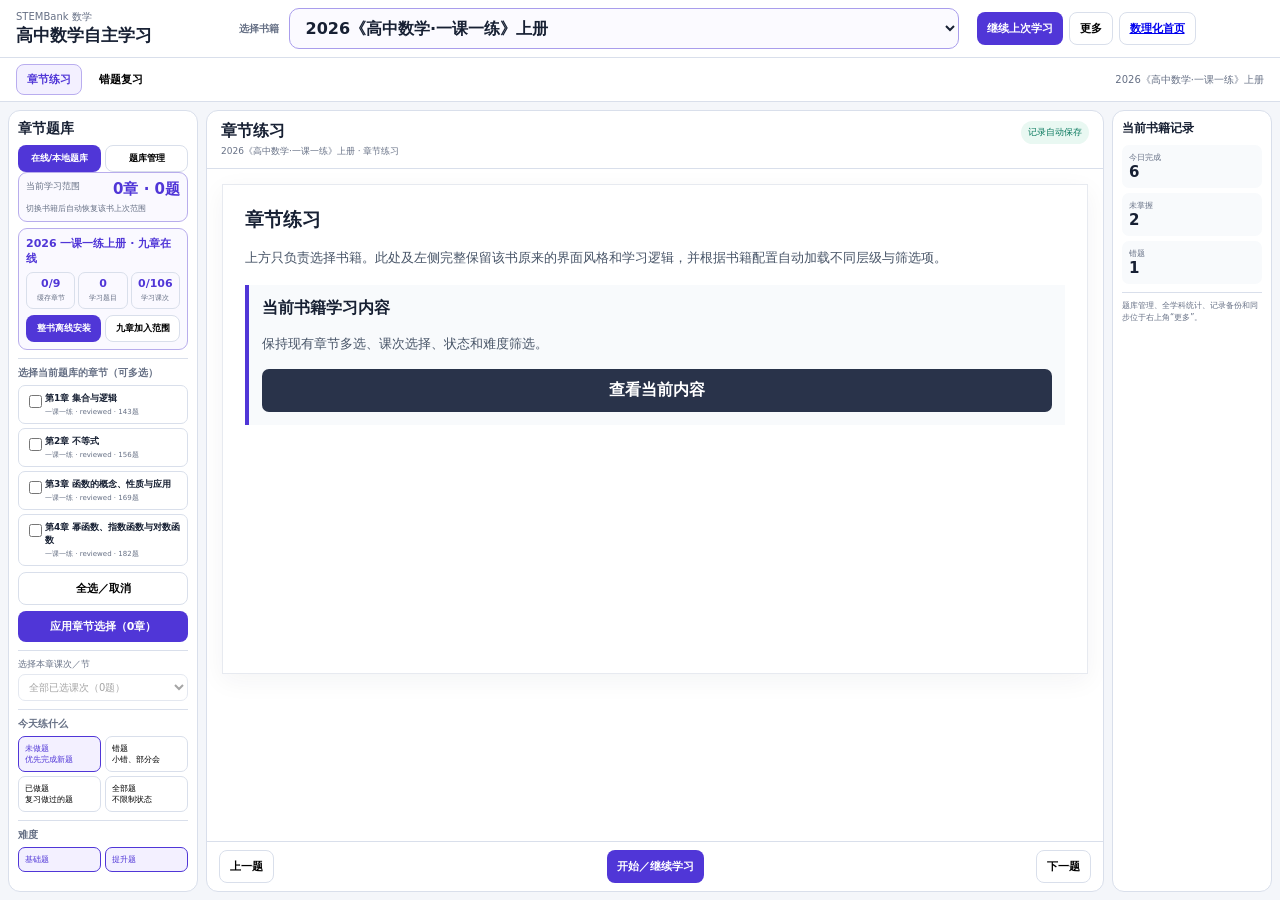
<file: 验收/book-first-original-sidebar-prototype-v3.html>
<!doctype html><html lang="zh-CN"><head><meta charset="utf-8"><meta name="viewport" content="width=device-width,initial-scale=1"><title>数学分书适配 V3 · 原左栏风格</title><style>
:root{--p:#5036d7;--soft:#f3f0ff;--ink:#172033;--muted:#667085;--line:#d9dfeb;--bg:#f4f6fa;--green:#08785d}*{box-sizing:border-box}body{margin:0;background:var(--bg);color:var(--ink);font-family:"Microsoft YaHei","PingFang SC",system-ui,sans-serif}button,select{font:inherit}button{cursor:pointer}.top{height:58px;background:#fff;border-bottom:1px solid var(--line);display:grid;grid-template-columns:auto minmax(380px,720px) auto;align-items:center;gap:18px;padding:8px 16px}.brand small,.book label{display:block;color:var(--muted);font-size:10px}.brand b{font-size:17px}.book{display:grid;grid-template-columns:auto 1fr;align-items:center;gap:10px}.book label{font-weight:800}.book select{width:100%;padding:9px 12px;border:1px solid #a99dec;border-radius:10px;background:#fbfaff;color:var(--ink);font-weight:800}.top-actions{display:flex;gap:6px}.btn{border:0;border-radius:8px;padding:8px 10px;font-weight:700;font-size:11px}.primary{background:var(--p);color:#fff}.outline{background:#fff;border:1px solid var(--line)}.tabs{height:44px;background:#fff;border-bottom:1px solid var(--line);display:flex;gap:6px;align-items:center;padding:5px 16px;overflow-x:auto}.tabs button{white-space:nowrap;border:1px solid transparent;background:transparent;border-radius:8px;padding:7px 10px;font-weight:700;font-size:11px}.tabs button.on{background:var(--soft);border-color:#b9adef;color:var(--p)}.tabs span{margin-left:auto;color:var(--muted);font-size:10px;white-space:nowrap}.layout{height:calc(100vh - 102px);display:grid;grid-template-columns:190px minmax(0,1fr) 160px;gap:8px;padding:8px;max-width:1600px;margin:auto}.card{background:#fff;border:1px solid var(--line);border-radius:12px;overflow:hidden}.side{padding:9px;overflow:auto;scrollbar-width:thin}.side h2{font-size:14px;margin:0 0 7px}.group{border-top:1px solid var(--line);margin-top:8px;padding-top:7px}.group-title{font-size:10px;color:var(--muted);font-weight:700;margin-bottom:5px}.field{display:block;margin-bottom:7px}.field span{display:block;font-size:9px;color:var(--muted);margin-bottom:3px}.field select{width:100%;padding:6px;border:1px solid var(--line);border-radius:7px;background:#fff;font-size:10px}.book-card,.scope{border:1px solid #b8adec;background:#faf9ff;border-radius:9px;padding:7px;margin-bottom:6px}.book-card b,.book-card small{display:block}.book-card b{font-size:11px;color:var(--p)}.book-card small{font-size:8px;color:var(--muted);line-height:1.5;margin-top:3px}.two{display:grid;grid-template-columns:1fr 1fr;gap:4px}.two .btn{padding:6px;font-size:9px}.scope{display:grid;grid-template-columns:1fr auto;gap:4px}.scope span{font-size:9px;color:var(--muted)}.scope b{font-size:15px;color:var(--p)}.scope small{grid-column:1/-1;color:var(--muted);font-size:8px}.stats3{display:grid;grid-template-columns:repeat(3,1fr);gap:3px;margin:6px 0}.stats3 div{text-align:center;border:1px solid var(--line);border-radius:7px;padding:4px}.stats3 b,.stats3 small{display:block}.stats3 b{font-size:11px}.stats3 small{font-size:7px;color:var(--muted)}.chapters{display:grid;gap:4px;max-height:190px;overflow:auto}.chapter{display:grid;grid-template-columns:16px 1fr;gap:4px;border:1px solid var(--line);background:#fff;border-radius:7px;padding:6px;text-align:left;font-size:9px}.chapter input{width:13px;height:13px;accent-color:var(--p)}.chapter b{display:block;font-size:9px}.chapter small{display:block;font-size:7px;color:var(--muted);margin-top:2px}.filter-grid{display:grid;grid-template-columns:1fr 1fr;gap:4px}.filter{border:1px solid var(--line);background:#fff;border-radius:7px;padding:6px;text-align:left;font-size:8px}.filter.on{border-color:var(--p);background:var(--soft);color:var(--p)}.apply{width:100%;margin-top:6px}.main{display:flex;flex-direction:column;min-width:0}.head{padding:10px 14px;border-bottom:1px solid var(--line);display:flex;justify-content:space-between}.head h1{font-size:16px;margin:0}.crumb{font-size:9px;color:var(--muted);margin-top:3px}.saved{font-size:9px;color:var(--green);background:#e9f8f2;padding:5px 7px;border-radius:999px;height:max-content}.content{flex:1;overflow:auto;padding:15px}.paper{max-width:900px;min-height:490px;margin:auto;border:1px solid #e7eaf0;padding:22px;box-shadow:0 7px 24px rgba(30,41,59,.05)}.paper h3{margin:0 0 12px}.paper p{font-size:13px;line-height:1.8;color:#475467}.demo{border-left:4px solid var(--p);background:#f8fafc;padding:13px;margin-top:16px}.demo button{width:100%;border:0;background:#29334a;color:#fff;border-radius:7px;padding:11px;font-weight:700}.foot{padding:8px 12px;border-top:1px solid var(--line);display:flex;justify-content:space-between}.right{padding:9px}.right h2{font-size:12px;margin:0 0 8px}.metric{padding:7px;background:#f8fafc;border-radius:7px;margin-bottom:5px}.metric span,.metric b{display:block}.metric span{font-size:8px;color:var(--muted)}.metric b{font-size:15px}.hint{font-size:8px;color:var(--muted);line-height:1.55;border-top:1px solid var(--line);padding-top:7px}.hidden{display:none!important}@media(max-width:1050px){.top{height:auto;grid-template-columns:1fr}.layout{height:auto;grid-template-columns:1fr}.tabs{height:auto}.top-actions{position:absolute;right:10px;top:8px}}
</style></head><body>
<header class="top"><div class="brand"><small>STEMBank 数学</small><b>高中数学自主学习</b></div><div class="book"><label for="book">选择书籍</label><select id="book"><option value="ykyj">2026《高中数学·一课一练》上册</option><option value="mother">高中数学母题400题</option><option value="whx">王后雄《重难点手册·必修第一册》</option></select></div><div class="top-actions"><button class="btn primary">继续上次学习</button><button class="btn outline">更多</button><a class="btn outline" href="../index.html">数理化首页</a></div></header>
<nav class="tabs" id="tabs"></nav>
<main class="layout"><aside class="card side"><h2 id="sideTitle">章节题库</h2><div id="sidebar"></div></aside><section class="card main"><header class="head"><div><h1 id="title">准备学习</h1><div class="crumb" id="crumb"></div></div><span class="saved">记录自动保存</span></header><div class="content" id="content"></div><footer class="foot"><button class="btn outline">上一题</button><button class="btn primary">开始／继续学习</button><button class="btn outline">下一题</button></footer></section><aside class="card right"><h2>当前书籍记录</h2><div class="metric"><span>今日完成</span><b>6</b></div><div class="metric"><span>未掌握</span><b>2</b></div><div class="metric"><span>错题</span><b>1</b></div><p class="hint">题库管理、全学科统计、记录备份和同步位于右上角“更多”。</p></aside></main>
<script>
const DATA={ykyj:{name:'2026《高中数学·一课一练》上册',tabs:['章节练习','错题复习'],side:'ykyj'},mother:{name:'高中数学母题400题',tabs:['母题学习','变式训练','专项复习','错题复习'],side:'mother'},whx:{name:'王后雄《重难点手册·必修第一册》',tabs:['必备知识梳理','关键能力提升','核心素养聚焦','学业质量评测／培优突破练','单元复习归纳','微专题妙总结','单元学能测评','易错题'],side:'whx'}};let active='';const $=x=>document.getElementById(x);const chapters=['第1章 集合与逻辑','第2章 不等式','第3章 函数的概念、性质与应用','第4章 幂函数、指数函数与对数函数'];
function commonScope(){return `<div class="two"><button class="btn primary">在线/本地题库</button><button class="btn outline">题库管理</button></div><div class="scope"><span>当前学习范围</span><b>0章 · 0题</b><small>切换书籍后自动恢复该书上次范围</small></div>`}
function ykyj(){return `${commonScope()}<div class="book-card"><b>2026 一课一练上册 · 九章在线</b><div class="stats3"><div><b>0/9</b><small>缓存章节</small></div><div><b>0</b><small>学习题目</small></div><div><b>0/106</b><small>学习课次</small></div></div><div class="two"><button class="btn primary">整书离线安装</button><button class="btn outline">九章加入范围</button></div></div><div class="group"><div class="group-title">选择当前题库的章节（可多选）</div><div class="chapters">${chapters.map((x,i)=>`<label class="chapter"><input type="checkbox"><span><b>${x}</b><small>一课一练 · reviewed · ${143+i*13}题</small></span></label>`).join('')}</div><button class="btn outline apply">全选／取消</button><button class="btn primary apply">应用章节选择（0章）</button></div><div class="group"><label class="field"><span>选择本章课次／节</span><select disabled><option>全部已选课次（0题）</option></select></label></div><div class="group"><div class="group-title">今天练什么</div><div class="filter-grid"><button class="filter on">未做题<br>优先完成新题</button><button class="filter">错题<br>小错、部分会</button><button class="filter">已做题<br>复习做过的题</button><button class="filter">全部题<br>不限制状态</button></div></div><div class="group"><div class="group-title">难度</div><div class="filter-grid"><button class="filter on">基础题</button><button class="filter on">提升题</button></div></div>`}
function mother(){return `${commonScope()}<div class="book-card"><b>母题400题</b><small>按专题、母题类型和变式层级学习，不显示一课一练的多章安装控件。</small></div><div class="group"><label class="field"><span>专题</span><select><option>集合与常用逻辑用语</option><option>函数</option></select></label><label class="field"><span>母题类型</span><select><option>集合的表示与运算</option><option>充分条件与必要条件</option></select></label></div><div class="group"><div class="group-title">学习层级</div><div class="filter-grid"><button class="filter on">母题讲解</button><button class="filter">基础变式</button><button class="filter">综合变式</button><button class="filter">专项复习</button></div></div>`}
function whx(){return `<div class="book-card"><b>重难点手册 · 必修第一册</b><small>保留原书页面、答案遮挡、掌握评价和正式练习。</small></div><div class="group"><label class="field"><span>章节</span><select><option>第一章 集合与常用逻辑用语</option><option>第二章 一元二次函数、方程和不等式</option></select></label><label class="field"><span>节</span><select><option>1.1 集合的概念</option><option>1.2 集合间的基本关系</option></select></label></div><div class="group"><div class="group-title">本节原书栏目</div><div class="chapters"><button class="chapter"><span></span><span><b>01 必备知识梳理</b><small>原书页面 · 可圈画</small></span></button><button class="chapter"><span></span><span><b>02 关键能力提升</b><small>例题答案遮挡</small></span></button><button class="chapter"><span></span><span><b>03 核心素养聚焦</b><small>例题答案遮挡</small></span></button><button class="chapter"><span></span><span><b>04 学业质量评测</b><small>正式练习</small></span></button></div></div><div class="group"><div class="group-title">复习状态</div><div class="filter-grid"><button class="filter on">继续上次阅读</button><button class="filter">未掌握内容</button><button class="filter">易错题</button><button class="filter">本书错题</button></div></div>`}
function render(){let id=$('book').value,d=DATA[id];if(!d.tabs.includes(active))active=d.tabs[0];$('tabs').innerHTML=d.tabs.map(x=>`<button data-tab="${x}" class="${x===active?'on':''}">${x}</button>`).join('')+`<span>${d.name}</span>`;document.querySelectorAll('#tabs button').forEach(b=>b.onclick=()=>{active=b.dataset.tab;render()});$('sideTitle').textContent=id==='mother'?'母题目录':id==='whx'?'原书学习目录':'章节题库';$('sidebar').innerHTML=id==='ykyj'?ykyj():id==='mother'?mother():whx();$('title').textContent=active;$('crumb').textContent=`${d.name} · ${active}`;$('content').innerHTML=`<article class="paper"><h3>${active}</h3><p>上方只负责选择书籍。此处及左侧完整保留该书原来的界面风格和学习逻辑，并根据书籍配置自动加载不同层级与筛选项。</p><div class="demo"><b>${id==='whx'?'原书页面与答案遮挡':'当前书籍学习内容'}</b><p>${id==='ykyj'?'保持现有章节多选、课次选择、状态和难度筛选。':id==='mother'?'按照专题和母题类型组织学习。':'按照原书栏目阅读、圈画、展开解析并记录掌握情况。'}</p><button>查看当前内容</button></div></article>`}
$('book').onchange=()=>{active='';render()};render();
</script></body></html>
</file>
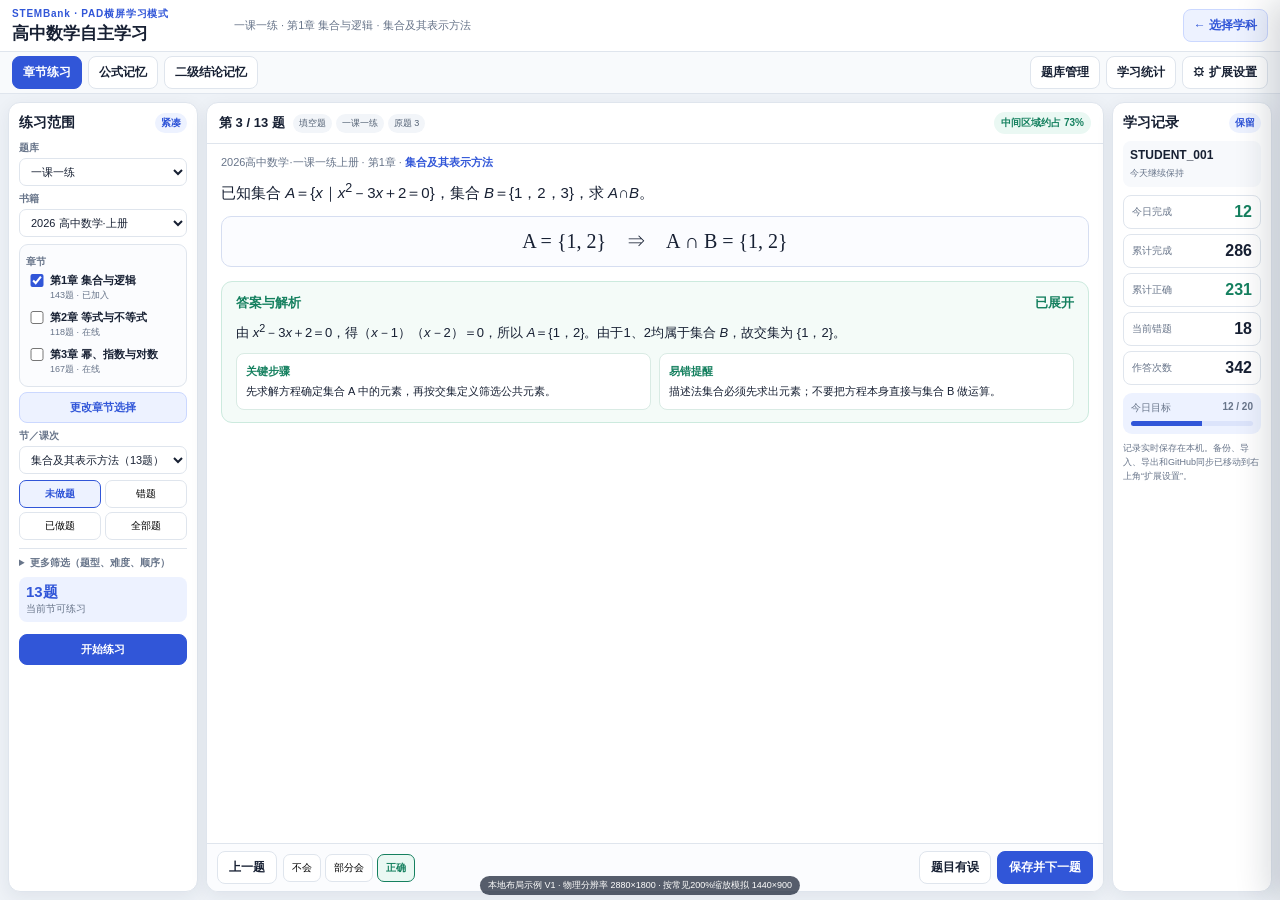
<file: 验收/pad-layout-prototype-v1.html>
<!doctype html>
<html lang="zh-CN">
<head>
  <meta charset="utf-8">
  <meta name="viewport" content="width=device-width,initial-scale=1,viewport-fit=cover">
  <title>STEMBank Pad 横屏布局示例 V1</title>
  <style>
    :root{--ink:#172033;--muted:#68758a;--line:#dfe5ed;--bg:#eef2f7;--card:#fff;--blue:#3156d8;--blue2:#edf2ff;--green:#15805f;--amber:#9b6812;--shadow:0 5px 18px rgba(31,42,68,.07)}
    *{box-sizing:border-box}html,body{height:100%;margin:0}body{font-family:-apple-system,BlinkMacSystemFont,"Segoe UI","Microsoft YaHei",sans-serif;color:var(--ink);background:var(--bg);overflow:hidden}button,select{font:inherit}button{cursor:pointer}
    .topbar{height:52px;padding:7px 12px;display:flex;align-items:center;gap:12px;background:#fff;border-bottom:1px solid var(--line)}.brand{min-width:210px}.brand small{display:block;color:var(--blue);font-size:10px;font-weight:800;letter-spacing:.08em}.brand b{display:block;font-size:17px;margin-top:1px}.top-status{font-size:11px;color:var(--muted);white-space:nowrap}.top-actions{margin-left:auto;display:flex;align-items:center;gap:6px}
    .modulebar{height:42px;padding:5px 12px;display:flex;align-items:center;gap:6px;background:#f8fafc;border-bottom:1px solid var(--line)}.modulebar .right{margin-left:auto;display:flex;gap:6px}.tab,.btn{border:1px solid var(--line);border-radius:8px;background:#fff;color:var(--ink);padding:7px 10px;font-weight:700;font-size:12px}.tab.on,.btn.primary{color:#fff;background:var(--blue);border-color:var(--blue)}.btn.soft{color:var(--blue);background:var(--blue2);border-color:#cbd8ff}.btn.icon::before{content:"⚙";margin-right:4px}
    .workspace{height:calc(100dvh - 94px);display:grid;grid-template-columns:clamp(165px,15.5vw,190px) minmax(0,1fr) clamp(140px,12.5vw,160px);gap:8px;padding:8px}.panel{min-width:0;min-height:0;background:var(--card);border:1px solid var(--line);border-radius:12px;box-shadow:var(--shadow)}
    .left,.right-panel{overflow:auto;padding:10px;scrollbar-width:thin}.panel-head{display:flex;align-items:center;justify-content:space-between;margin-bottom:8px}.panel-head h2{font-size:14px;margin:0}.mini-count{padding:3px 6px;border-radius:999px;background:var(--blue2);color:var(--blue);font-size:10px;font-weight:800}
    .field{display:grid;gap:3px;margin:6px 0}.field>span,.label{font-size:10px;color:var(--muted);font-weight:700}.field select{width:100%;min-width:0;border:1px solid var(--line);border-radius:7px;background:#fff;padding:6px 7px;font-size:11px;color:var(--ink)}
    .chapter-box{border:1px solid var(--line);border-radius:9px;padding:6px;margin-top:7px;background:#fbfcfe}.chapter-row{display:grid;grid-template-columns:18px 1fr;gap:4px;align-items:start;padding:4px 2px;font-size:11px}.chapter-row input{margin:1px 0;accent-color:var(--blue)}.chapter-row small{display:block;color:var(--muted);font-size:9px;margin-top:1px}.left .btn{width:100%;padding:7px 6px;margin-top:5px;font-size:11px}
    details{border-top:1px solid var(--line);margin-top:8px;padding-top:7px}summary{font-size:10px;font-weight:800;color:var(--muted);cursor:pointer}.scope-grid{display:grid;grid-template-columns:1fr 1fr;gap:4px;margin-top:6px}.scope-grid button{border:1px solid var(--line);background:#fff;border-radius:7px;padding:6px 3px;font-size:10px}.scope-grid button.on{border-color:var(--blue);background:var(--blue2);color:var(--blue);font-weight:800}.range{margin:7px 0;padding:6px 7px;border-radius:8px;background:var(--blue2);font-size:10px;color:var(--muted)}.range b{display:block;color:var(--blue);font-size:15px}
    .study{display:grid;grid-template-rows:auto minmax(0,1fr) auto;overflow:hidden}.question-head{padding:9px 12px;border-bottom:1px solid var(--line);display:flex;align-items:center;gap:8px}.question-head b{font-size:13px}.tags{display:flex;gap:4px;flex-wrap:wrap}.tag{padding:3px 6px;background:#f2f5f9;border-radius:999px;font-size:9px;color:#536174}.grow{margin-left:auto}.focus-badge{font-size:10px;color:var(--green);background:#eaf8f3;border-radius:999px;padding:4px 7px;font-weight:800}
    .study-scroll{overflow:auto;scrollbar-width:thin;padding:11px 14px;background:#fff}.context{font-size:11px;color:var(--muted);margin-bottom:8px}.context b{color:var(--blue)}.question-text{font-size:15px;line-height:1.75}.formula{margin:10px 0;padding:11px;border:1px solid #d6def1;border-radius:10px;background:#fbfcff;text-align:center;font-family:Cambria,"Times New Roman",serif;font-size:20px}.answer{margin-top:14px;padding:12px 14px;border-radius:11px;background:#f4fbf8;border:1px solid #cceade}.answer-title{display:flex;align-items:center;justify-content:space-between;color:var(--green);font-size:13px;font-weight:800}.answer p{margin:7px 0 0;font-size:13px;line-height:1.72}.solution-grid{display:grid;grid-template-columns:1fr 1fr;gap:8px;margin-top:8px}.solution-card{padding:9px;background:#fff;border:1px solid #d9ebe4;border-radius:8px;font-size:11px;line-height:1.55}.solution-card b{display:block;color:var(--green);margin-bottom:3px}
    .question-actions{min-height:48px;padding:7px 10px;border-top:1px solid var(--line);display:flex;align-items:center;gap:6px;background:#fbfcfe}.question-actions .right-actions{margin-left:auto;display:flex;gap:6px}.question-actions .btn{padding:7px 11px}.rate{display:flex;gap:4px}.rate button{border:1px solid var(--line);background:#fff;border-radius:7px;padding:6px 8px;font-size:10px}.rate button.on{border-color:var(--green);background:#eaf8f3;color:var(--green);font-weight:800}
    .right-panel .student{padding:7px;border-radius:8px;background:#f7f9fc;margin-bottom:8px}.student b{display:block;font-size:12px}.student small{color:var(--muted);font-size:9px}.metric-list{display:grid;gap:5px}.metric{display:flex;align-items:center;justify-content:space-between;padding:7px 8px;border:1px solid var(--line);border-radius:8px}.metric span{font-size:10px;color:var(--muted)}.metric b{font-size:16px}.metric.em b{color:var(--green)}.progress-card{margin-top:8px;padding:8px;border-radius:9px;background:var(--blue2)}.progress-card .row{display:flex;justify-content:space-between;font-size:10px;color:var(--muted)}.bar{height:5px;border-radius:999px;background:#dce4fb;margin-top:6px;overflow:hidden}.bar i{display:block;width:58%;height:100%;background:var(--blue)}.record-note{margin-top:8px;font-size:9px;line-height:1.55;color:var(--muted)}
    .backdrop{position:fixed;inset:0;background:rgba(15,23,42,.28);opacity:0;pointer-events:none;transition:.18s;z-index:20}.drawer{position:fixed;right:0;top:0;bottom:0;width:min(390px,78vw);background:#fff;box-shadow:-12px 0 32px rgba(15,23,42,.16);transform:translateX(100%);transition:.2s;z-index:21;padding:16px;overflow:auto}.drawer.open{transform:none}.backdrop.open{opacity:1;pointer-events:auto}.drawer-head{display:flex;justify-content:space-between;align-items:center}.drawer h2{margin:0;font-size:17px}.close{border:0;background:#eef2f7;border-radius:8px;padding:7px 10px}.setting-group{margin-top:14px;border:1px solid var(--line);border-radius:11px;padding:11px}.setting-group h3{margin:0 0 5px;font-size:13px}.setting-group p{margin:0 0 8px;color:var(--muted);font-size:11px;line-height:1.55}.setting-actions{display:grid;grid-template-columns:1fr 1fr;gap:6px}.setting-actions .btn{font-size:11px;padding:8px 5px}
    .prototype-note{position:fixed;left:50%;bottom:5px;transform:translateX(-50%);z-index:5;font-size:9px;color:#fff;background:rgba(23,32,51,.72);padding:3px 8px;border-radius:999px;pointer-events:none}
    @media(max-width:940px) and (orientation:landscape){.workspace{grid-template-columns:165px minmax(0,1fr) 145px;gap:6px;padding:6px}.brand{min-width:175px}.top-status{display:none}.left,.right-panel{padding:8px}.solution-grid{grid-template-columns:1fr}.metric{padding:6px}.metric b{font-size:14px}}
    @media(orientation:portrait){body{overflow:auto}.workspace{height:auto;min-height:calc(100dvh - 94px);grid-template-columns:minmax(180px,29vw) minmax(0,1fr);overflow:visible}.study{min-height:720px}.right-panel{grid-column:1/-1;display:grid;grid-template-columns:150px repeat(5,1fr);gap:6px;align-items:start}.right-panel .panel-head{grid-column:1/-1}.right-panel .metric-list{display:contents}.progress-card,.record-note{display:none}}
  </style>
</head>
<body>
  <header class="topbar">
    <div class="brand"><small>STEMBank · PAD横屏学习模式</small><b>高中数学自主学习</b></div>
    <span class="top-status">一课一练 · 第1章 集合与逻辑 · 集合及其表示方法</span>
    <div class="top-actions"><button class="btn soft">← 选择学科</button></div>
  </header>
  <nav class="modulebar">
    <button class="tab on">章节练习</button><button class="tab">公式记忆</button><button class="tab">二级结论记忆</button>
    <div class="right"><button class="btn">题库管理</button><button class="btn">学习统计</button><button class="btn icon" id="openDrawer">扩展设置</button></div>
  </nav>

  <main class="workspace">
    <aside class="panel left">
      <div class="panel-head"><h2>练习范围</h2><span class="mini-count">紧凑</span></div>
      <label class="field"><span>题库</span><select><option>一课一练</option><option>母题400</option></select></label>
      <label class="field"><span>书籍</span><select><option>2026 高中数学·上册</option></select></label>
      <div class="chapter-box">
        <span class="label">章节</span>
        <label class="chapter-row"><input type="checkbox" checked><span><b>第1章 集合与逻辑</b><small>143题 · 已加入</small></span></label>
        <label class="chapter-row"><input type="checkbox"><span><b>第2章 等式与不等式</b><small>118题 · 在线</small></span></label>
        <label class="chapter-row"><input type="checkbox"><span><b>第3章 幂、指数与对数</b><small>167题 · 在线</small></span></label>
      </div>
      <button class="btn soft">更改章节选择</button>
      <label class="field"><span>节／课次</span><select><option>集合及其表示方法（13题）</option><option>集合之间的关系（12题）</option></select></label>
      <div class="scope-grid"><button class="on">未做题</button><button>错题</button><button>已做题</button><button>全部题</button></div>
      <details><summary>更多筛选（题型、难度、顺序）</summary><label class="field"><span>本次题量</span><select><option>全部13题</option><option>10题</option></select></label></details>
      <div class="range"><b>13题</b>当前节可练习</div>
      <button class="btn primary">开始练习</button>
    </aside>

    <section class="panel study">
      <div class="question-head"><b>第 3 / 13 题</b><div class="tags"><span class="tag">填空题</span><span class="tag">一课一练</span><span class="tag">原题 3</span></div><span class="grow"></span><span class="focus-badge">中间区域约占 73%</span></div>
      <div class="study-scroll">
        <div class="context">2026高中数学·一课一练上册 · 第1章 · <b>集合及其表示方法</b></div>
        <div class="question-text">已知集合 <i>A</i>＝{<i>x</i>｜<i>x</i><sup>2</sup>－3<i>x</i>＋2＝0}，集合 <i>B</i>＝{1，2，3}，求 <i>A</i>∩<i>B</i>。</div>
        <div class="formula">A = {1, 2}　⇒　A ∩ B = {1, 2}</div>
        <div class="answer">
          <div class="answer-title"><span>答案与解析</span><span>已展开</span></div>
          <p>由 <i>x</i><sup>2</sup>－3<i>x</i>＋2＝0，得（<i>x</i>－1）（<i>x</i>－2）＝0，所以 <i>A</i>＝{1，2}。由于1、2均属于集合 <i>B</i>，故交集为 {1，2}。</p>
          <div class="solution-grid"><div class="solution-card"><b>关键步骤</b>先求解方程确定集合 A 中的元素，再按交集定义筛选公共元素。</div><div class="solution-card"><b>易错提醒</b>描述法集合必须先求出元素；不要把方程本身直接与集合 B 做运算。</div></div>
        </div>
      </div>
      <footer class="question-actions"><button class="btn">上一题</button><div class="rate"><button>不会</button><button>部分会</button><button class="on">正确</button></div><div class="right-actions"><button class="btn">题目有误</button><button class="btn primary">保存并下一题</button></div></footer>
    </section>

    <aside class="panel right-panel">
      <div class="panel-head"><h2>学习记录</h2><span class="mini-count">保留</span></div>
      <div class="student"><b>STUDENT_001</b><small>今天继续保持</small></div>
      <div class="metric-list"><div class="metric em"><span>今日完成</span><b>12</b></div><div class="metric"><span>累计完成</span><b>286</b></div><div class="metric em"><span>累计正确</span><b>231</b></div><div class="metric"><span>当前错题</span><b>18</b></div><div class="metric"><span>作答次数</span><b>342</b></div></div>
      <div class="progress-card"><div class="row"><span>今日目标</span><b>12 / 20</b></div><div class="bar"><i></i></div></div>
      <div class="record-note">记录实时保存在本机。备份、导入、导出和GitHub同步已移动到右上角“扩展设置”。</div>
    </aside>
  </main>

  <div class="backdrop" id="backdrop"></div>
  <aside class="drawer" id="drawer" aria-label="扩展设置">
    <div class="drawer-head"><h2>扩展设置</h2><button class="close" id="closeDrawer">关闭</button></div>
    <div class="setting-group"><h3>学习记录</h3><p>平时不占用右侧栏空间，需要时在这里完成备份和迁移。</p><div class="setting-actions"><button class="btn primary">立即备份</button><button class="btn">设置保存目录</button><button class="btn">分享／下载JSON</button><button class="btn">导入并合并</button></div></div>
    <div class="setting-group"><h3>跨设备同步</h3><p>连接独立私有记录仓库，自动拉取并合并当前学习者的最新记录。</p><div class="setting-actions"><button class="btn soft">GitHub记录同步</button><button class="btn">查看同步状态</button></div></div>
    <div class="setting-group"><h3>学习者与设备</h3><p>学习者ID、设备名称、显示密度和题图缩放在此统一设置。</p><div class="setting-actions"><button class="btn">学习者设置</button><button class="btn">显示与题图</button></div></div>
  </aside>
  <div class="prototype-note">本地布局示例 V1 · 物理分辨率 2880×1800 · 按常见200%缩放模拟 1440×900</div>
  <script>
    const drawer=document.getElementById("drawer"),backdrop=document.getElementById("backdrop");
    function setDrawer(open){drawer.classList.toggle("open",open);backdrop.classList.toggle("open",open)}
    document.getElementById("openDrawer").onclick=()=>setDrawer(true);document.getElementById("closeDrawer").onclick=()=>setDrawer(false);backdrop.onclick=()=>setDrawer(false);document.addEventListener("keydown",event=>{if(event.key==="Escape")setDrawer(false)});
  </script>
</body>
</html>
</file>
<file: 公共资源/styles.css>
:root {
  --ink: #172033;
  --muted: #64748b;
  --line: #dfe5ee;
  --bg: #f3f5f8;
  --surface: #ffffff;
  --navy: #24314d;
  --accent: #4338ca;
  --accent-soft: #eef2ff;
  --success: #08785d;
  --warning: #a95f12;
  --radius: 18px;
}

* { box-sizing: border-box; }
html, body { min-height: 100%; }
body {
  margin: 0;
  background: var(--bg);
  color: var(--ink);
  font-family: "Microsoft YaHei", "PingFang SC", system-ui, sans-serif;
}
button, select, input { font: inherit; }
button, a { -webkit-tap-highlight-color: transparent; }
a { color: inherit; }
.hidden { display: none !important; }

.topbar {
  position: sticky;
  top: 0;
  z-index: 20;
  display: flex;
  align-items: center;
  justify-content: space-between;
  gap: 18px;
  padding: 13px 24px;
  background: rgba(255, 255, 255, .96);
  border-bottom: 1px solid var(--line);
  backdrop-filter: blur(10px);
}
.topbar h1 { margin: 2px 0 0; font-size: 21px; }
.eyebrow { margin: 0; color: var(--accent); font-size: 12px; font-weight: 800; letter-spacing: .05em; }
.top-actions { display: flex; align-items: center; justify-content: flex-end; gap: 8px; flex-wrap: wrap; }
.status-pill { padding: 7px 10px; border-radius: 999px; background: var(--accent-soft); color: var(--accent); font-size: 12px; font-weight: 800; }
.status-ready { background: #e8f7f1; color: var(--success); }
.home-record-export{border:0;border-radius:10px;padding:9px 13px;background:var(--accent);color:#fff;font-weight:800;cursor:pointer}.home-record-export:disabled{opacity:.65;cursor:wait}.home-notice{position:fixed;left:50%;bottom:24px;z-index:60;transform:translateX(-50%);max-width:min(760px,90vw);padding:11px 16px;border-radius:10px;background:#172033;color:#fff;box-shadow:0 10px 32px rgba(15,23,42,.3);font-size:13px;text-align:center}

.home-shell { width: min(1240px, calc(100% - 32px)); margin: 24px auto 36px; }
.welcome-panel {
  display: grid;
  grid-template-columns: minmax(0, 1fr) auto;
  gap: 28px;
  align-items: end;
  padding: 26px 28px;
  border: 1px solid var(--line);
  border-radius: 22px;
  background: var(--surface);
  box-shadow: 0 14px 38px rgba(30, 41, 59, .06);
}
.section-kicker { color: var(--accent); font-size: 13px; font-weight: 800; }
.welcome-panel h2 { max-width: 730px; margin: 7px 0 8px; font-size: clamp(22px, 3vw, 34px); line-height: 1.3; }
.welcome-panel p { max-width: 760px; margin: 0; color: var(--muted); line-height: 1.75; }
.flow-strip { display: flex; align-items: center; gap: 9px; flex-wrap: wrap; color: var(--muted); font-size: 12px; }
.flow-strip span { padding: 7px 9px; border-radius: 9px; background: #f7f8fb; border: 1px solid var(--line); }
.flow-strip i { font-style: normal; color: #9aa7b8; }

.subject-grid { display: grid; grid-template-columns: repeat(3, 1fr); gap: 16px; margin-top: 18px; }
.subject-card {
  --subject: #4338ca;
  --subject-soft: #eef2ff;
  min-height: 292px;
  display: flex;
  flex-direction: column;
  justify-content: space-between;
  gap: 24px;
  padding: 24px;
  text-decoration: none;
  background: var(--surface);
  border: 1px solid var(--line);
  border-top: 5px solid var(--subject);
  border-radius: var(--radius);
  box-shadow: 0 10px 26px rgba(30, 41, 59, .05);
  transition: transform .16s ease, box-shadow .16s ease, border-color .16s ease;
}
.subject-card:hover, .subject-card:focus-visible { transform: translateY(-3px); box-shadow: 0 18px 38px rgba(30, 41, 59, .1); outline: none; border-color: var(--subject); }
.subject-card.physics { --subject: #156b82; --subject-soft: #e8f6f8; }
.subject-card.chemistry { --subject: #3e7a51; --subject-soft: #ebf6ee; }
.subject-mark { width: 58px; height: 58px; display: grid; place-items: center; border-radius: 16px; background: var(--subject-soft); color: var(--subject); font-size: 28px; font-weight: 800; }
.subject-head { display: flex; align-items: center; justify-content: space-between; gap: 12px; }
.subject-head h2 { margin: 0; font-size: 25px; }
.subject-head span { color: var(--subject); font-size: 13px; font-weight: 800; }
.subject-copy p { min-height: 52px; margin: 10px 0 16px; color: var(--muted); line-height: 1.65; }
.subject-copy small { display: block; margin-top: 18px; color: var(--muted); }
.module-chips { display: flex; flex-wrap: wrap; gap: 7px; }
.module-chips span { padding: 6px 9px; border-radius: 999px; background: var(--subject-soft); color: var(--subject); font-size: 12px; font-weight: 700; }
.architecture-note { display: grid; grid-template-columns: repeat(3, 1fr); gap: 12px; margin-top: 18px; }
.architecture-note div { padding: 16px 18px; border: 1px solid var(--line); border-radius: 14px; background: #fafbfc; }
.architecture-note b, .architecture-note span { display: block; }
.architecture-note span { margin-top: 5px; color: var(--muted); font-size: 13px; line-height: 1.55; }
.site-footer { padding: 20px; text-align: center; color: var(--muted); font-size: 12px; }

.subject-page { --subject: #4338ca; --subject-soft: #eef2ff; }
.subject-page.physics { --subject: #156b82; --subject-soft: #e8f6f8; }
.subject-page.chemistry { --subject: #3e7a51; --subject-soft: #ebf6ee; }
.subject-page .eyebrow { color: var(--subject); }
.home-link, .action-button {
  border: 1px solid var(--line);
  border-radius: 11px;
  padding: 9px 13px;
  background: #fff;
  color: #334155;
  font-weight: 750;
  text-decoration: none;
  cursor: pointer;
}
.action-button.primary { border-color: var(--subject); background: var(--subject); color: #fff; }
.action-button:disabled { cursor: not-allowed; opacity: .55; }
.module-tabs { position: sticky; top: 69px; z-index: 18; display: flex; gap: 8px; padding: 10px 24px; border-bottom: 1px solid var(--line); background: #f8f9fb; }
.module-tab { border: 1px solid var(--line); border-radius: 10px; padding: 9px 14px; background: #fff; color: var(--ink); font-weight: 800; cursor: pointer; }
.module-tab.on { border-color: var(--subject); background: var(--subject); color: #fff; }
.module-tab-actions { display: flex; gap: 7px; margin-left: auto; }
.action-button.compact { padding: 7px 10px; font-size: 12px; }
.subject-layout { width: min(1500px, calc(100% - 32px)); margin: 18px auto; display: grid; grid-template-columns: 300px minmax(0, 1fr) 270px; gap: 16px; }
.panel { border: 1px solid var(--line); border-radius: var(--radius); background: #fff; box-shadow: 0 8px 24px rgba(30, 41, 59, .045); }
.side-panel { align-self: start; padding: 17px; }
.side-panel h2 { margin: 0 0 14px; font-size: 17px; }
.field { display: block; margin: 12px 0; }
.field span { display: block; margin-bottom: 6px; color: var(--muted); font-size: 12px; font-weight: 700; }
.field select { width: 100%; padding: 10px; border: 1px solid var(--line); border-radius: 10px; background: #fff; }
.section-title { margin: 18px 0 9px; padding-top: 14px; border-top: 1px solid var(--line); color: var(--muted); font-size: 12px; font-weight: 800; }
.chapter-empty { padding: 18px 12px; border: 1px dashed #cbd5e1; border-radius: 12px; background: #fafbfc; color: var(--muted); font-size: 13px; line-height: 1.65; text-align: center; }
.button-row { display: flex; gap: 8px; margin-top: 10px; }
.button-row > * { flex: 1; }
.workspace-panel { min-height: 650px; display: flex; flex-direction: column; overflow: hidden; }
.workspace-head { display: flex; align-items: center; justify-content: space-between; gap: 12px; padding: 16px 20px; border-bottom: 1px solid var(--line); }
.workspace-head h2 { margin: 0; font-size: 18px; }
.module-view { flex: 1; padding: 24px; }
.empty-workspace { min-height: 520px; display: grid; place-items: center; text-align: center; }
.empty-workspace > div { max-width: 590px; }
.empty-symbol { width: 66px; height: 66px; display: grid; place-items: center; margin: 0 auto 16px; border-radius: 18px; background: var(--subject-soft); color: var(--subject); font-size: 28px; font-weight: 800; }
.empty-workspace h3 { margin: 0 0 9px; font-size: 22px; }
.empty-workspace p { margin: 0; color: var(--muted); line-height: 1.75; }
.status-card { margin-top: 18px; padding: 13px; border-radius: 12px; background: var(--subject-soft); color: var(--subject); font-size: 13px; line-height: 1.6; }
.metric-list { display: grid; gap: 8px; }
.metric { padding: 12px; border-radius: 12px; background: #f8fafc; }
.metric span, .metric b { display: block; }
.metric span { color: var(--muted); font-size: 12px; }
.metric b { margin-top: 3px; font-size: 21px; }
.record-path { margin-top: 12px; padding: 11px; border: 1px solid var(--line); border-radius: 11px; color: var(--muted); font-size: 12px; line-height: 1.6; word-break: break-all; }
.file-choice { position: absolute; width: 1px; height: 1px; overflow: hidden; clip: rect(0, 0, 0, 0); }
.queue-note { min-height: 20px; margin-top: 8px; color: var(--muted); font-size: 12px; }
.shell-dialog { width: min(680px, calc(100% - 32px)); padding: 0; border: 0; border-radius: 18px; color: var(--ink); box-shadow: 0 24px 80px rgba(15, 23, 42, .28); }
.shell-dialog::backdrop { background: rgba(15, 23, 42, .42); backdrop-filter: blur(2px); }
.shell-dialog-head { display: flex; align-items: center; justify-content: space-between; gap: 16px; padding: 18px 20px; border-bottom: 1px solid var(--line); }
.shell-dialog-head h2 { margin: 2px 0 0; font-size: 20px; }
.pad-tools-grid { display: grid; grid-template-columns: repeat(2, minmax(0, 1fr)); gap: 12px; padding: 18px 20px 22px; }
.pad-tools-grid section { padding: 15px; border: 1px solid var(--line); border-radius: 13px; background: #fafbfc; }
.pad-tools-grid h3 { margin: 0 0 7px; font-size: 15px; }
.pad-tools-grid p { min-height: 58px; margin: 0 0 12px; color: var(--muted); font-size: 13px; line-height: 1.6; }

@media (orientation: landscape) and (min-width: 1061px) {
  html, body.subject-page { height: 100%; overflow: hidden; }
  .subject-page .topbar { position: relative; height: 52px; padding: 6px 12px; }
  .subject-page .topbar h1 { margin-top: 0; font-size: 17px; }
  .subject-page .topbar .eyebrow { display: none; }
  .subject-page .top-actions { flex-wrap: nowrap; }
  .subject-page .module-tabs { position: relative; top: auto; height: 42px; align-items: center; gap: 6px; padding: 5px 8px; overflow: hidden; }
  .subject-page .module-tab { flex: 0 0 auto; padding: 6px 9px; font-size: 12px; }
  .subject-page .subject-layout { width: 100%; height: calc(100dvh - 94px); margin: 0; padding: 8px; grid-template-columns: clamp(165px, 15.5vw, 190px) minmax(0, 1fr) clamp(140px, 12.5vw, 160px); gap: 8px; overflow: hidden; }
  .subject-page .panel { border-radius: 13px; }
  .subject-page .side-panel { height: 100%; min-height: 0; align-self: stretch; padding: 9px; overflow: auto; }
  .subject-page .side-panel h2 { margin-bottom: 9px; font-size: 14px; }
  .subject-page .field { margin: 8px 0; }
  .subject-page .field span, .subject-page .section-title { font-size: 10px; }
  .subject-page .field select { padding: 7px; font-size: 11px; }
  .subject-page .chapter-empty { padding: 10px 7px; font-size: 11px; line-height: 1.5; }
  .subject-page .side-panel .action-button { padding: 7px 8px; font-size: 11px; }
  .subject-page .section-title { margin: 10px 0 6px; padding-top: 8px; }
  .subject-page .workspace-panel { height: 100%; min-height: 0; }
  .subject-page .workspace-head { padding: 9px 12px; }
  .subject-page .workspace-head h2 { font-size: 15px; }
  .subject-page .module-view { min-height: 0; padding: 12px; overflow: auto; }
  .subject-page .empty-workspace { min-height: 0; }
  .subject-page .empty-symbol { width: 52px; height: 52px; margin-bottom: 11px; }
  .subject-page .empty-workspace h3 { font-size: 18px; }
  .subject-page .empty-workspace p { font-size: 13px; }
  .subject-page .metric-list { gap: 5px; }
  .subject-page .metric { padding: 7px 8px; }
  .subject-page .metric span { font-size: 10px; }
  .subject-page .metric b { font-size: 17px; }
  .subject-page .side-panel:last-child .section-title,
  .subject-page .side-panel:last-child .record-path,
  .subject-page .side-panel:last-child .button-row { display: none; }
}

@media (max-width: 1060px) {
  .subject-grid, .architecture-note { grid-template-columns: 1fr; }
  .welcome-panel { grid-template-columns: 1fr; }
  .subject-layout { grid-template-columns: 1fr; }
  .workspace-panel { min-height: 560px; }
  .module-tabs { position: static; overflow-x: auto; }
}
@media (max-width: 680px) {
  .topbar { position: static; align-items: flex-start; padding: 12px 16px; }
  .top-actions .status-pill { display: none; }
  .home-shell, .subject-layout { width: min(100% - 20px, 1240px); }
  .welcome-panel, .subject-card { padding: 20px; }
  .flow-strip i { display: none; }
  .module-tabs { padding: 9px 10px; }
  .module-tab { flex: 0 0 auto; }
  .button-row { flex-direction: column; }
  .module-tab-actions { margin-left: 0; }
  .pad-tools-grid { grid-template-columns: 1fr; }
}
</file>
